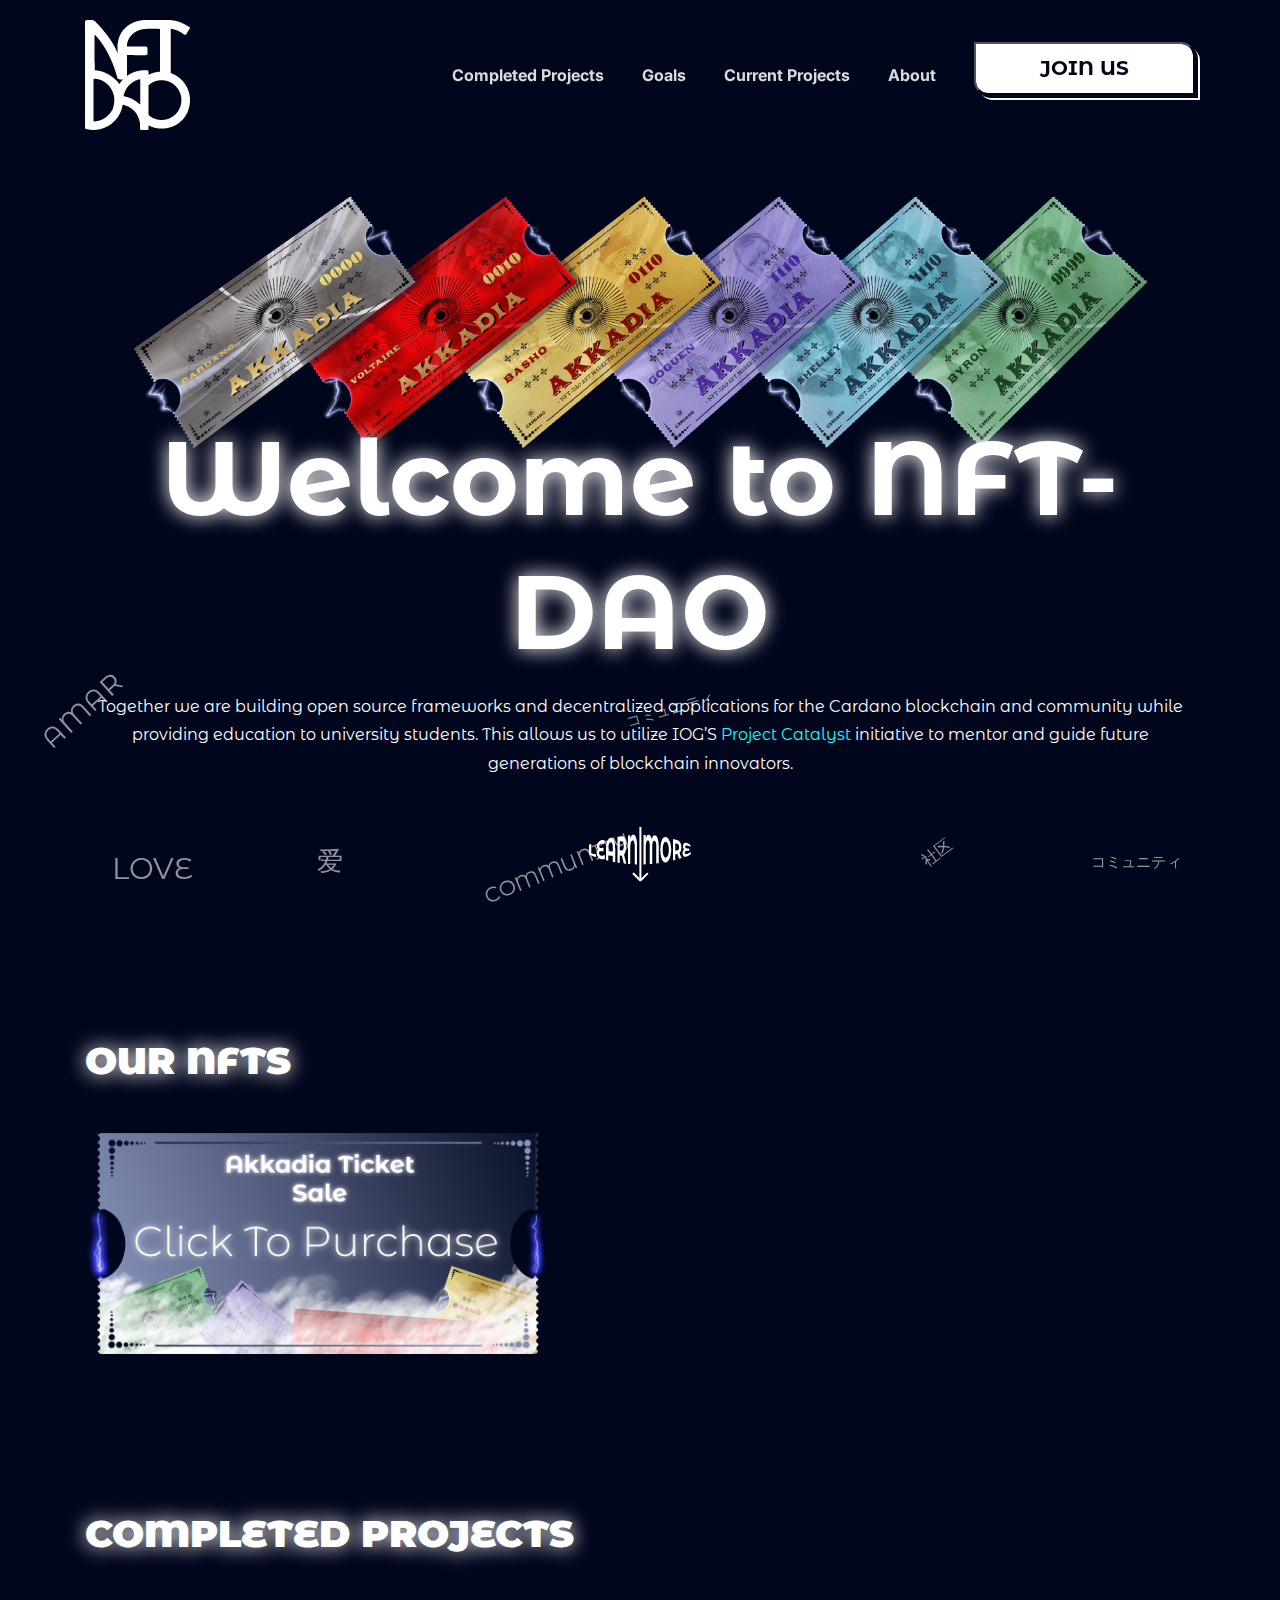
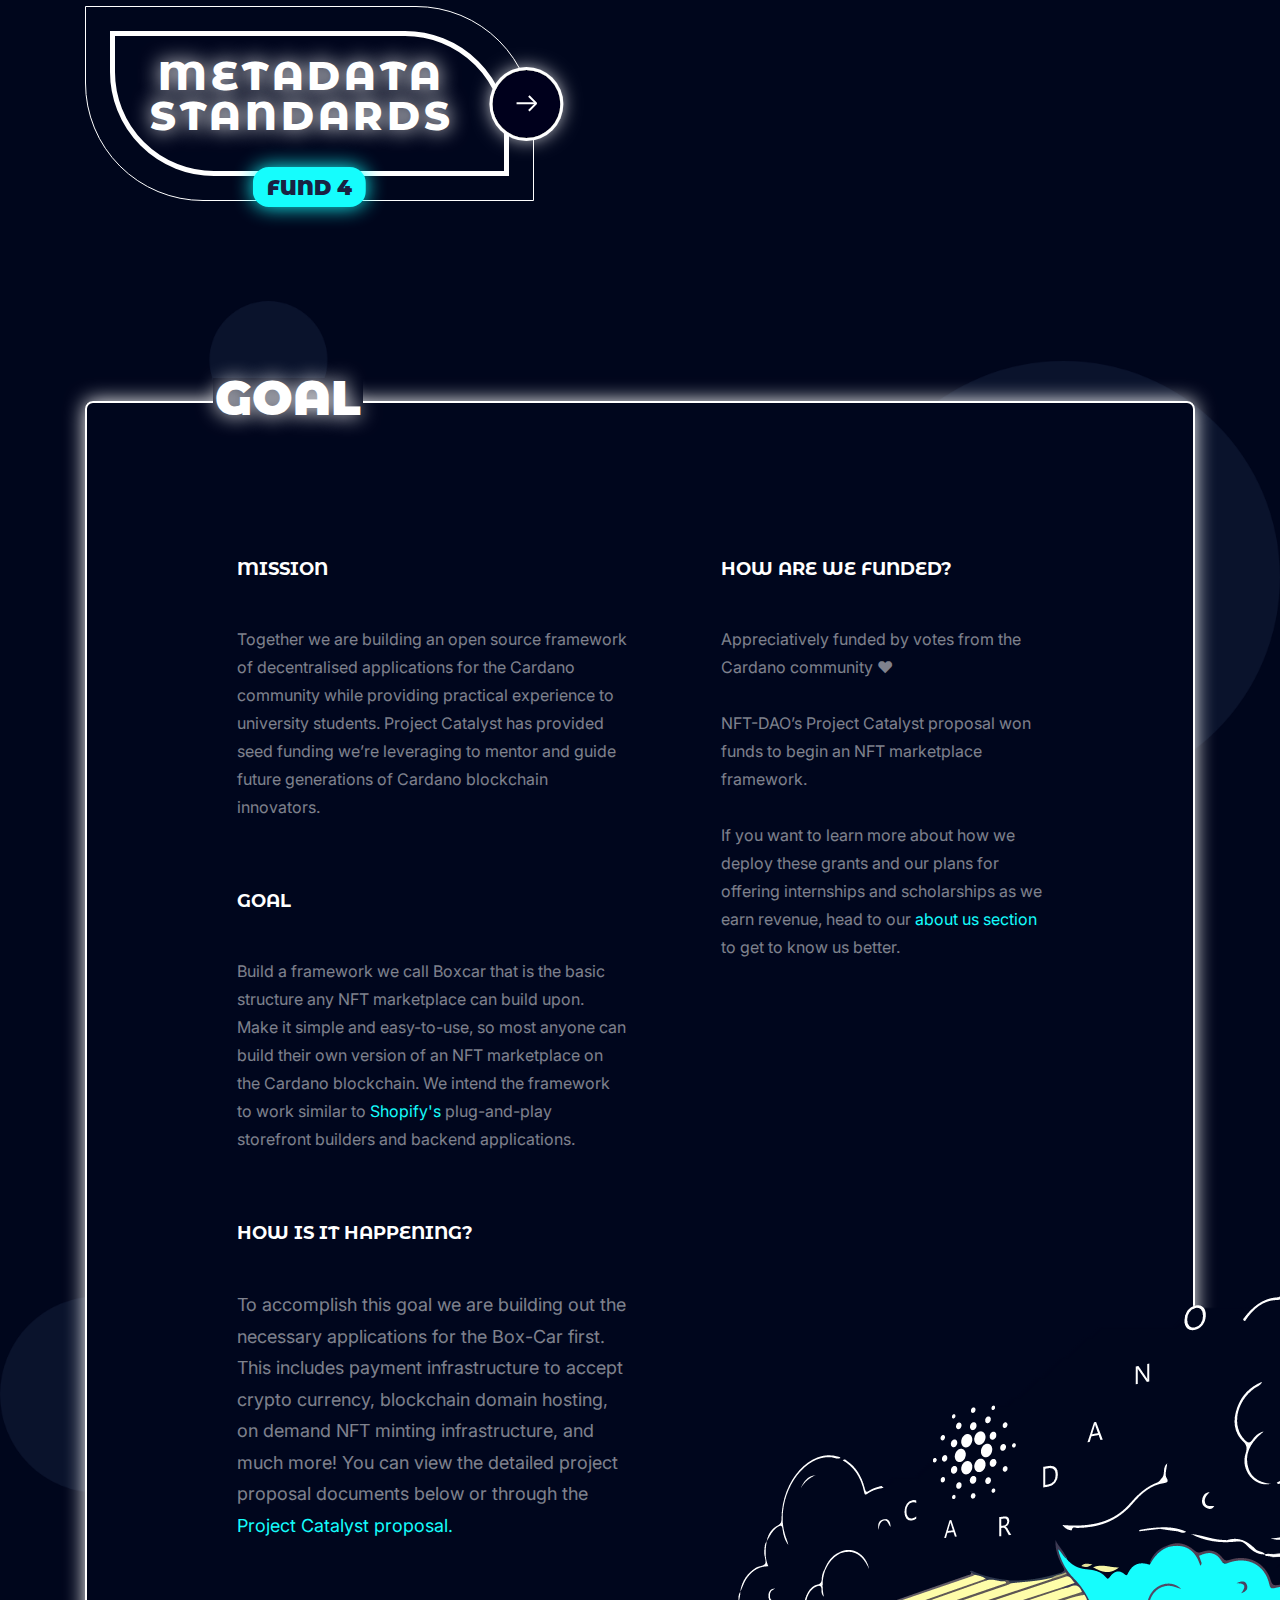
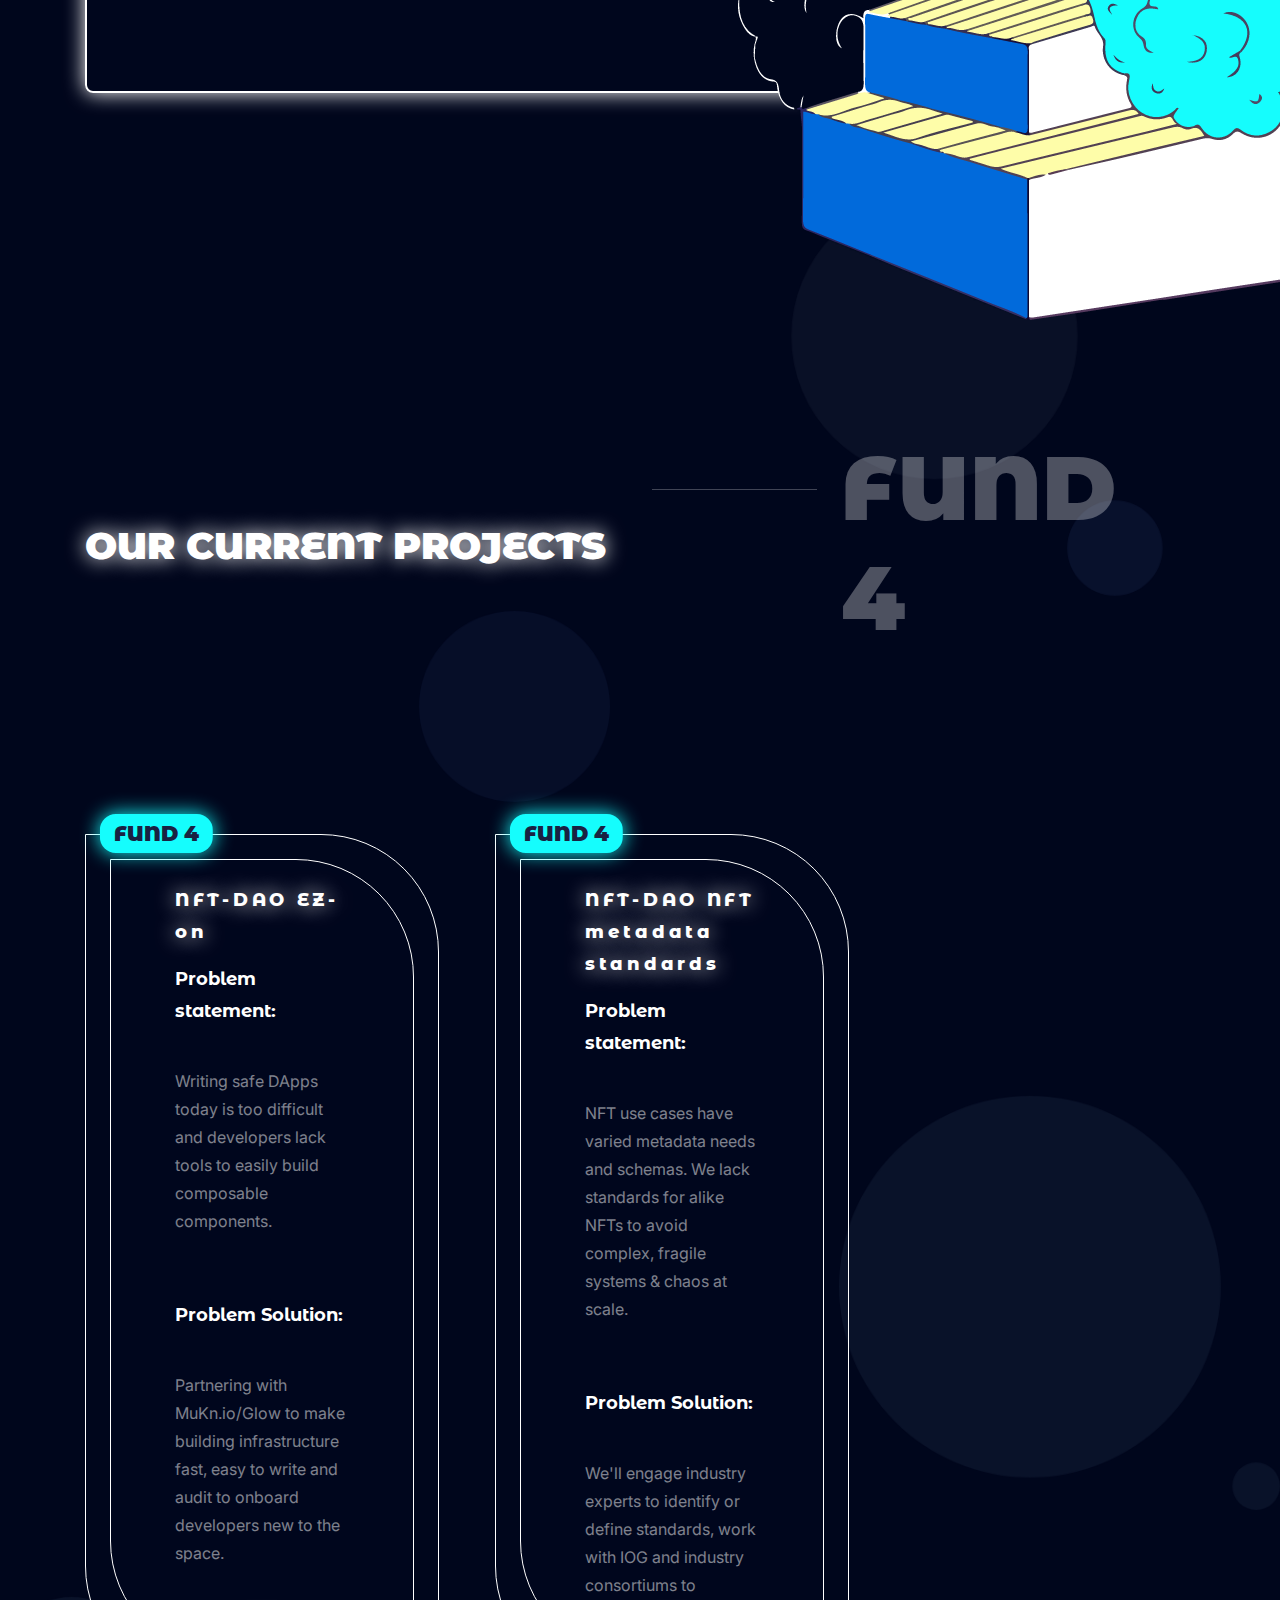
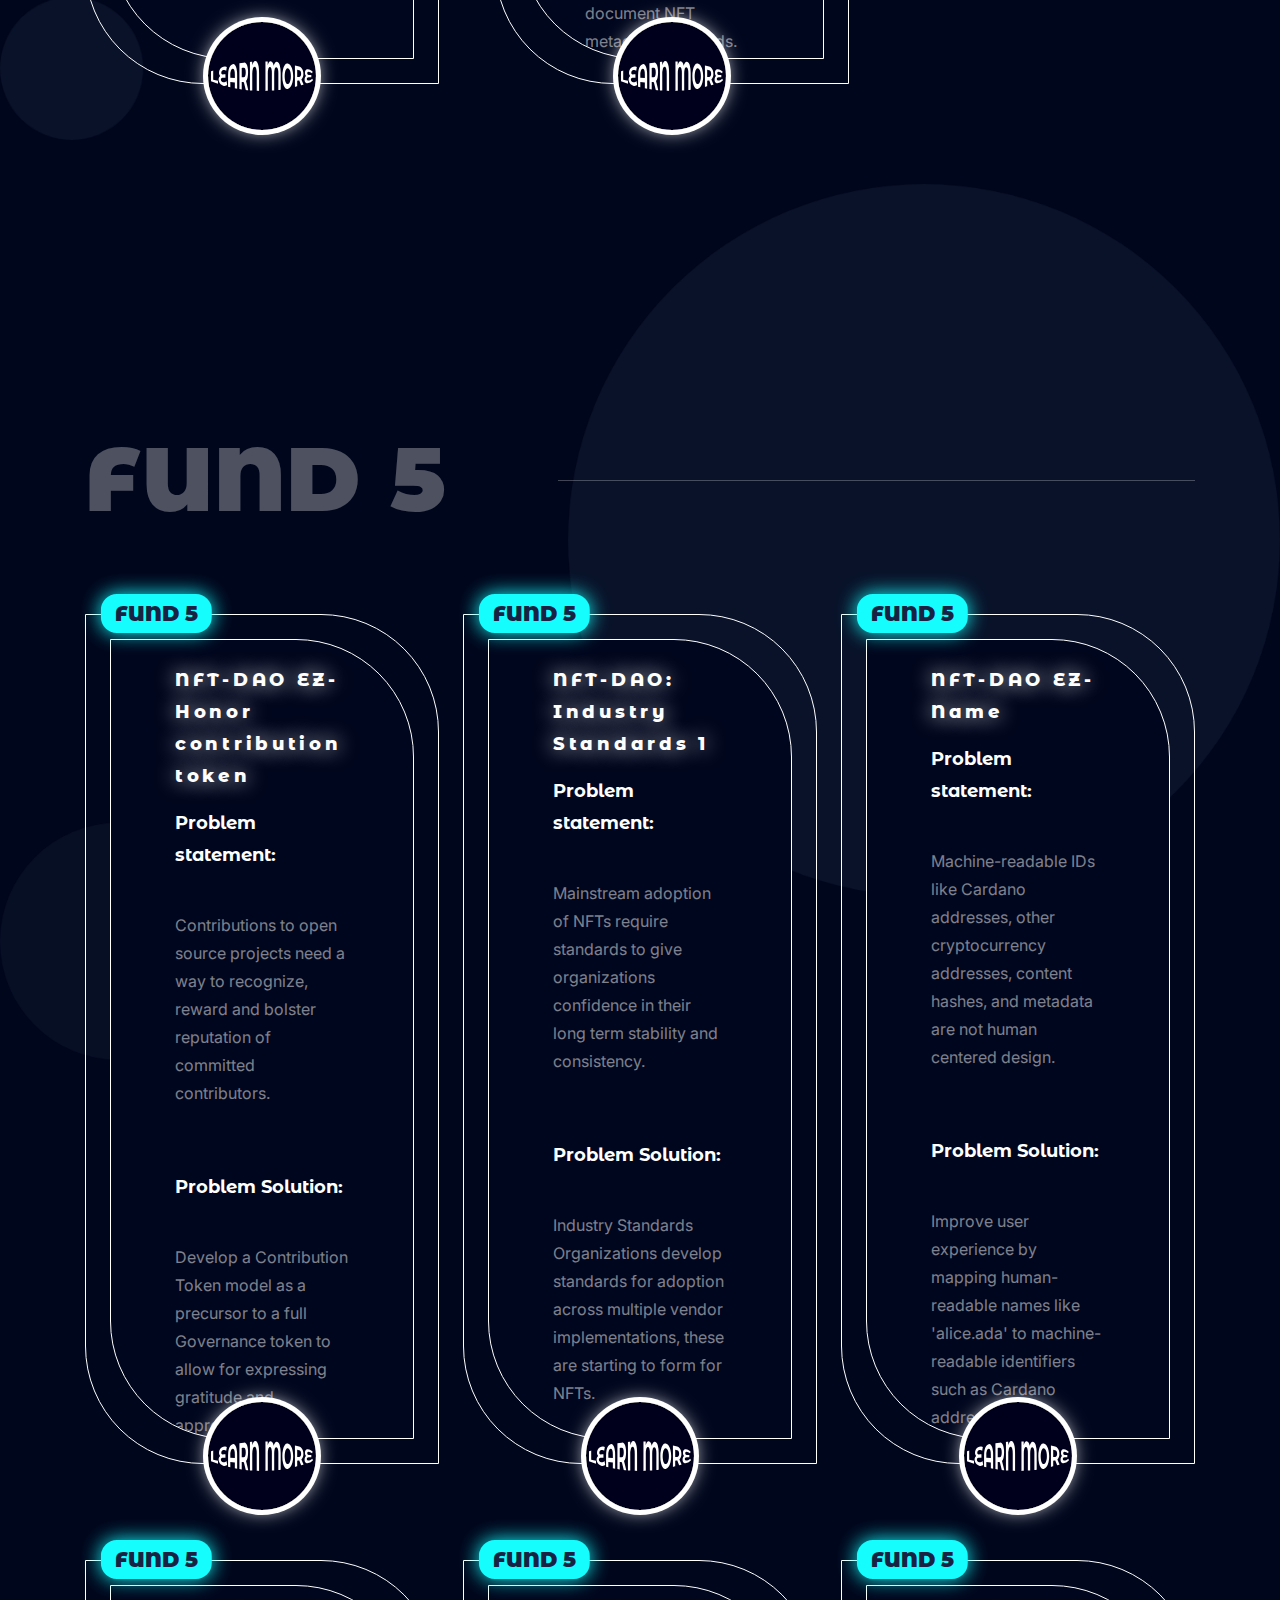
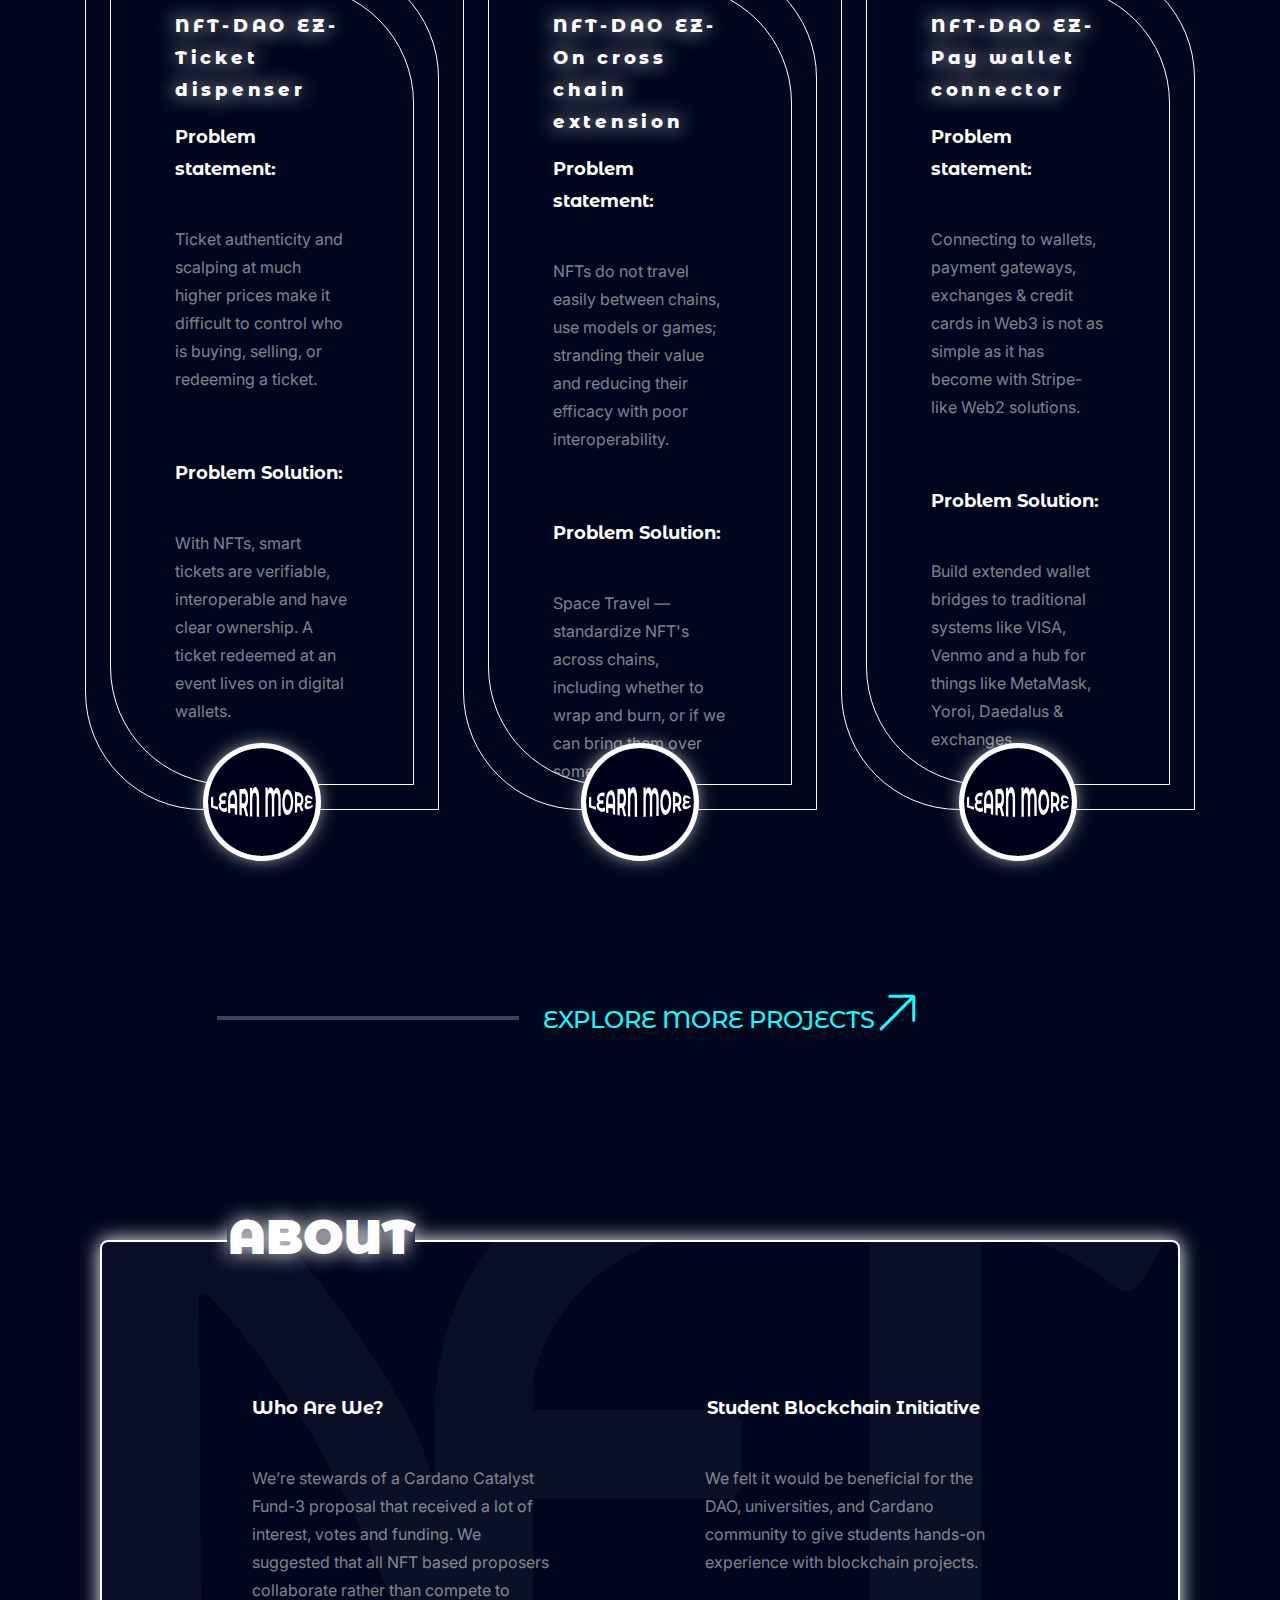
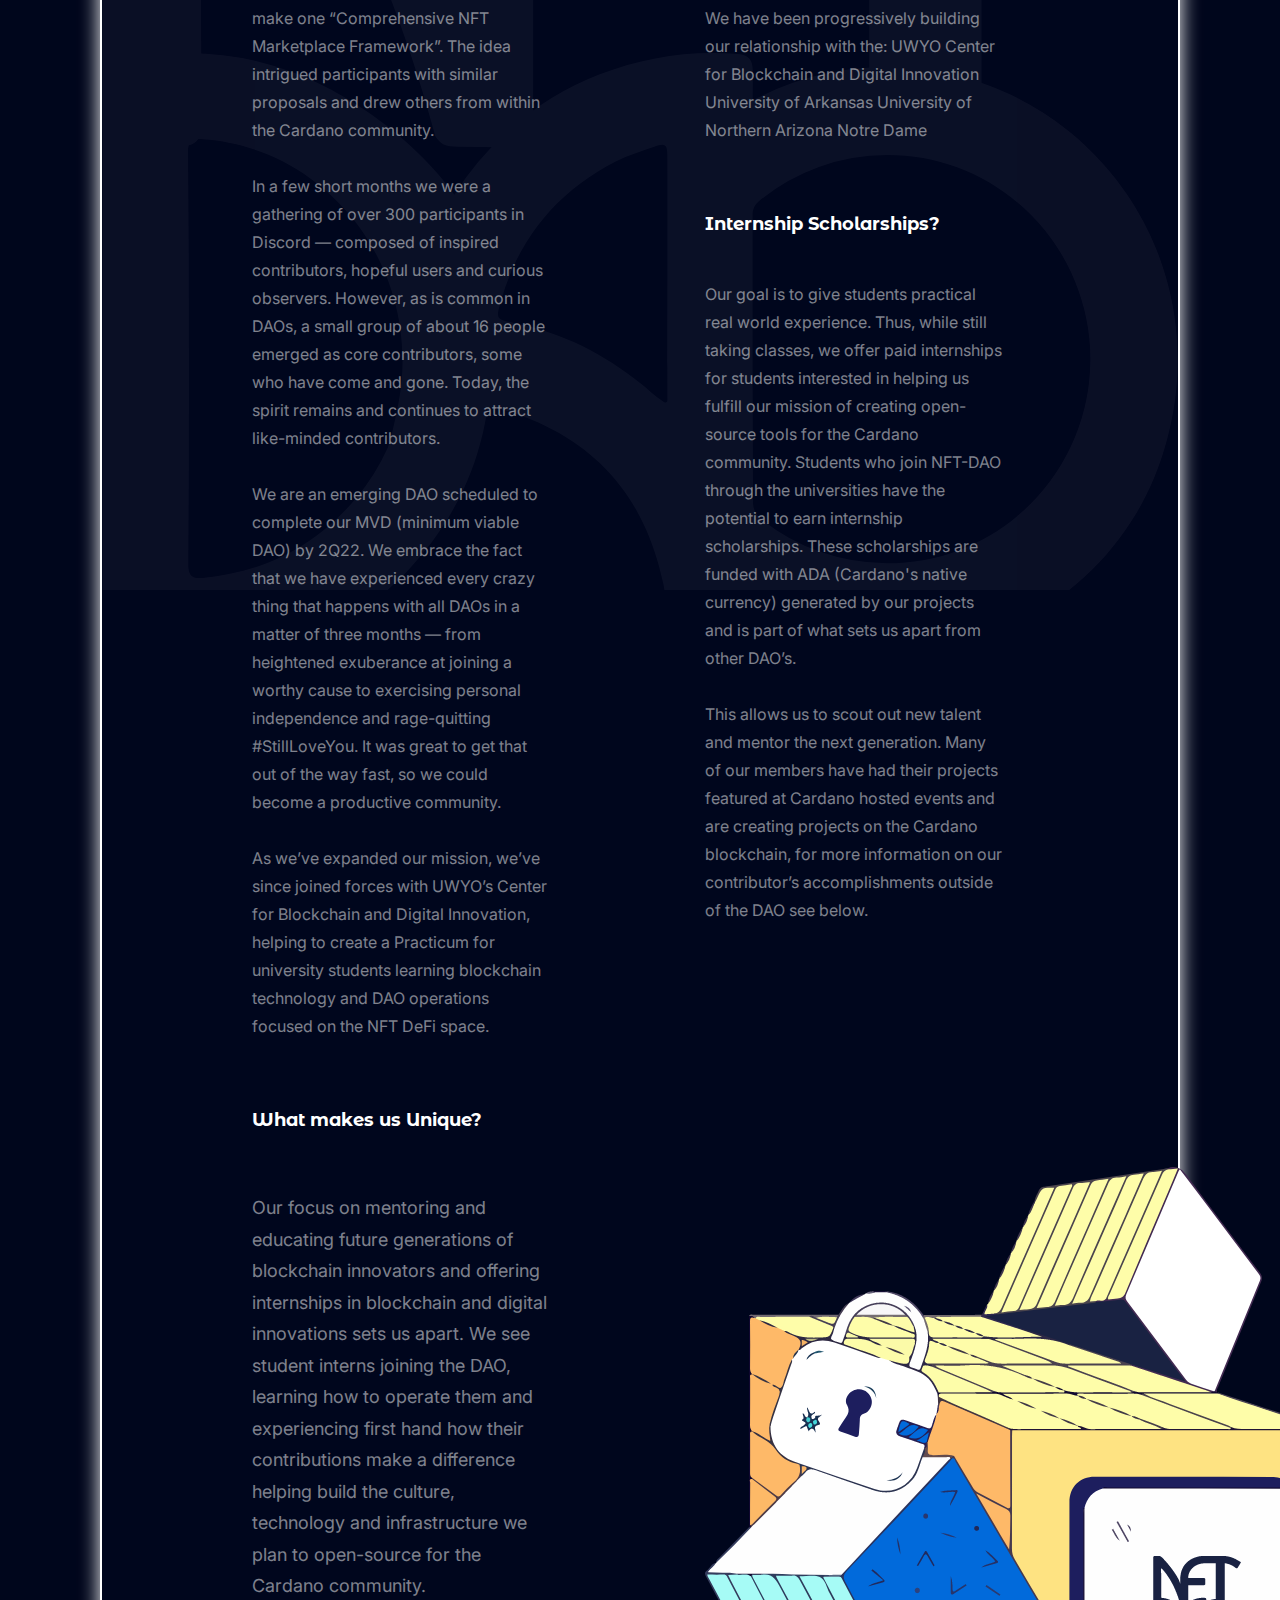
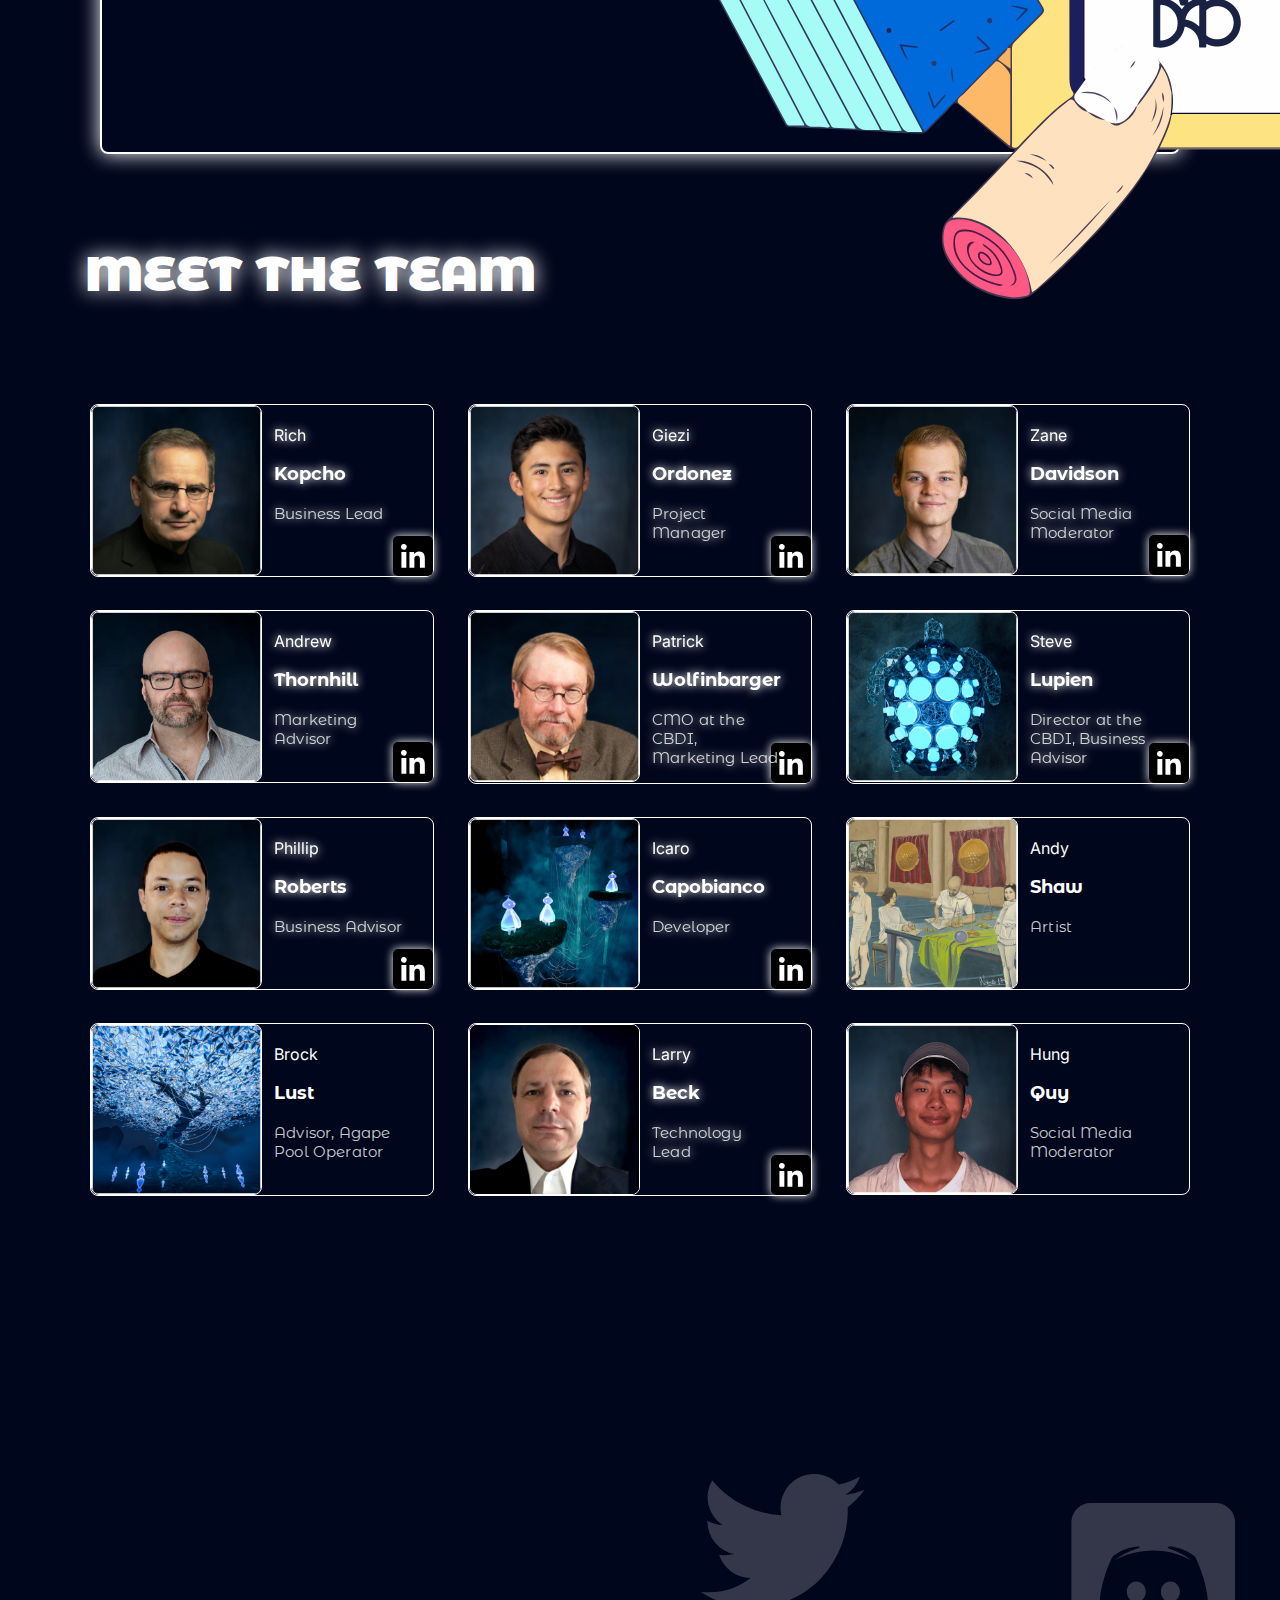
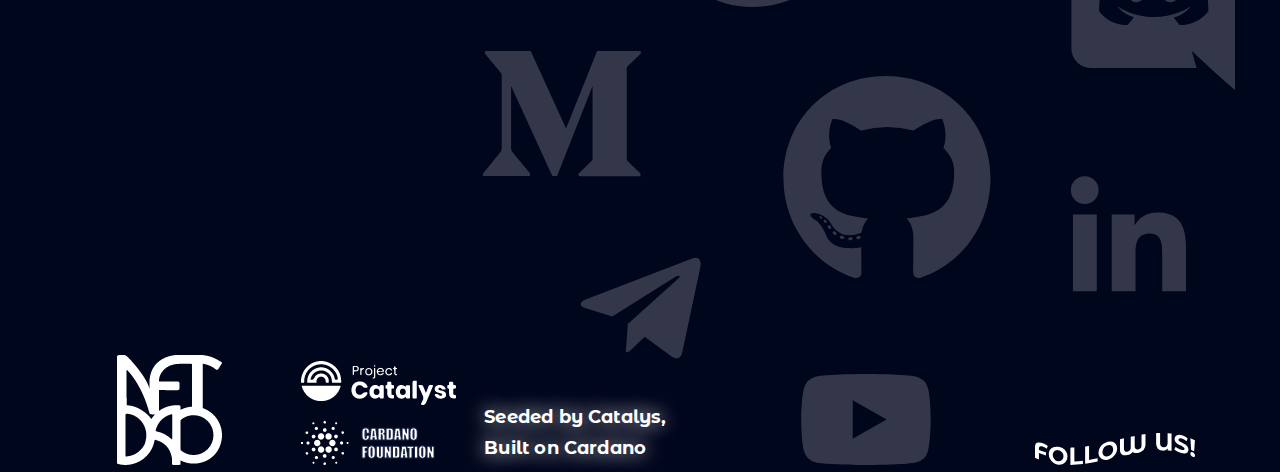
<file: index.html>
<!DOCTYPE html>
<html lang="en">
   <head>
      <!-- Basic Page Needs
         ================================================== -->
      <meta charset="utf-8" />
      <meta http-equiv="X-UA-Compatible" content="IE=edge" />
      <!-- Specific Meta
         ================================================== -->
      <meta name="viewport" content="width=device-width, initial-scale=1, maximum-scale=1" />
      <!-- Titles
         ================================================== -->
      <!-- Favicons
         ================================================== -->
      <!-- <link rel="shortcut icon" href="assets/images/favicon.ico" />
         <link rel="apple-touch-icon" sizes="72x72" href="assets/images/android-icon-72x72.png" />
         <link rel="apple-touch-icon" sizes="114x114" href="assets/images/apple-icon-144x144.png" /> -->
      <!-- Custom Font
         ================================================== -->
      <link
         href="https://fonts.googleapis.com/css2?family=Dosis:wght@400;500;600;700;800&family=Inter:wght@400;500;600;700&display=swap"
         rel="stylesheet">
      <!-- CSS
         ================================================== -->
      <link rel="preconnect" href="https://fonts.googleapis.com">
      <link rel="preconnect" href="https://fonts.gstatic.com" crossorigin>
      <link href="https://fonts.googleapis.com/css2?family=Montserrat+Alternates:wght@400;500;600;700;800&family=Inter:wght@400;500;600;700&&display=swap" rel="stylesheet">
      <link rel="stylesheet" href="assets/css/bootstrap.min.css" />
      <link rel="stylesheet" href="assets/css/owl.carousel.min.css" />
      <link rel="stylesheet" href="assets/css/simple-scrollbar.css" />
      <link rel="stylesheet" href="assets/css/odometer-theme-default.css" />
      <link rel="stylesheet" href="assets/css/fontawesome.all.min.css" />
      <link rel="stylesheet" href="assets/css/style.css" />
      <script src="assets/js/modernizr.min.js"></script>
   </head>
   <body data-bs-spy="scroll" data-bs-target=".navigation-area">
      <!--~~~~~~~~~~~~~~~~~~~~~~~~~~~~~~~~~~~~~~~
         Start Site Header
         ~~~~~~~~~~~~~~~~~~~~~~~~~~~~~~~~~~~~~~~~-->
      <header class="site-header default-header-style">
         <div class="container">
            <div class="row align-items-center">
               <div class="col-12">
                  <div class="navigation-area">
                     <!-- Site Branding -->
                     <div class="site-branding">
                        <a href="index.html">
                        <img src="assets/images/logo.png" alt="Site Logo" />
                        </a>
                     </div>
                     <!--  /.site-branding -->
                     <!-- Site Navigation -->
                     <div class="site-navigation">
                        <nav class="navigation">
                           <!-- Main Menu -->
                           <div class="menu-wrapper">
                              <div class="menu-content">
                                 <ul class="mainmenu">
                                    <li>
                                       <a class="nav-link" href="#completed-projects">Completed Projects</a>
                                    </li>
                                    <li>
                                       <a class="nav-link" href="#goals">Goals</a>
                                    </li>
                                    <li>
                                       <a class="nav-link" href="#current-projects">Current Projects</a>
                                    </li>
                                    <li>
                                       <a class="nav-link" href="#about">About</a>
                                    </li>
                                    <li>
                                       <a href="contact.html"><button  class="costume-btn">JOIN US</button></a> 
                                    </li>
                                 </ul>
                                 <!-- /.menu-list -->
                              </div>
                              <!-- /.hours-content-->
                           </div>
                           <!-- /.menu-wrapper -->
                        </nav>
                     </div>
                     <!-- /.site-navigation -->
                     <div class="hamburger-menus">
                        <span></span>
                        <span></span>
                        <span></span>
                     </div>
                     <!-- /.hamburger-menus -->
                  </div>
                  <!-- /.navigation-area -->
               </div>
               <!-- /.col-12 -->
            </div>
            <!-- /.row -->
         </div>
         <!-- /.container-fluid -->
         <div class="mobile-sidebar-menu sidebar-menu">
            <div class="overlaybg"></div>
         </div>
      </header>
      <!--~~./ end site header ~~-->
      <!--********************************************************-->
      <!--********************* SITE CONTENT *********************-->
      <!--********************************************************-->
      <div class="site-content content-web">
         <!--~~~~~~~~~~~~~~~~~~~~~~~~~~~~~~~~~~~~~~~
            Hero Block
            ~~~~~~~~~~~~~~~~~~~~~~~~~~~~~~~~~~~~~~~~-->
         <div  class="bannerr">
            <div class="container ">
               <img src="assets/images/banner.png" alt="no logo" class="mt-5" loading='lazy'>
               <div class="row " style="margin-top: -11%;">
                  <div class="col-lg-12 text-center ">
                     <div class="hero-content-area">
                        <h2 class="hero-title">
                           Welcome to NFT-DAO
                        </h2>
                        <!-- /.hero-title -->
                        <p class="hero-services hero-tester ">
                           Together we are building open source frameworks and decentralized applications for the Cardano blockchain and community while providing 
                           education to university students. This allows us to utilize IOG’S <a href="https://cardanocataly.st" target="_blank"><span class="highlightxt">Project Catalyst</span></a> initiative to mentor and guide future generations of blockchain innovators.
                        </p>
                     </div>
                     <div class="col-lg-12 d-flex justify-content-center align-items-center mt-5">
                        <img src="assets/images/learnmorescroll.png" alt="learn more">
                     </div>
                     <!-- /.hero-content-area -->
                     <div class="row">
                        <div class="col-12">
                           <div class="animated-box">
                              <svg style='margin-left:-10%; margin-top:-11%;' xmlns="http://www.w3.org/2000/svg" width="1500.072" height="306.225" viewBox="0 0 1731.072 306.225">
                                 <g id="Group_333" data-name="Group 333" transform="translate(-10.042 -784.904)">
                                    <text id="01" transform="translate(406 1016.358)" fill="#fff" font-size="30" font-family="PingFangSC-Regular, PingFang SC" letter-spacing="0.01em" opacity="0.57">
                                       <tspan class="first-group-anim" x="0" y="0">爱</tspan>
                                    </text>
                                    <text id="02" transform="translate(169 1026.358)" fill="#fff" font-size="34" font-family="MontserratAlternates-Regular, Montserrat Alternates" letter-spacing="0.01em" animation=" flicker 0.3s infinite ease-in-out" opacity="0.57">
                                       <tspan class="third-group-anim" x="0" y="0">LOVE</tspan>
                                    </text>
                                    <text id="03" transform="translate(113.116 866.555) rotate(-42)" fill="#fff" font-size="31" font-family="MontserratAlternates-Regular, Montserrat Alternates" letter-spacing="0.01em" opacity="0.57">
                                       <tspan class="second-group-anim" x="-1%" y="0">AMAR</tspan>
                                    </text>
                                    <text id="04" transform="matrix(0.883, 0.469, -0.469, 0.883, 1569.744, 983.903)" fill="#fff" font-size="13" font-family="Helvetica" letter-spacing="0.01em" opacity="0.57">
                                       <tspan class="third-group-anim" x="0" y="0">საზოგადოება</tspan>
                                    </text>
                                    <text id="05" transform="matrix(0.819, -0.574, 0.574, 0.819, 1744, 975)" fill="#fff" font-size="17" font-family="Helvetica" letter-spacing="0.01em" opacity="0.57">
                                       <tspan class="first-group-anim" x="-2%" y="-35%">სიყვარული</tspan>
                                    </text>
                                    <text id="06" transform="matrix(0.799, -0.602, 0.602, 0.799, 1110.036, 1012.365)" fill="#fff" font-size="19" font-family="PingFangSC-Regular, PingFang SC" letter-spacing="0.01em" opacity="0.57">
                                       <tspan class="third-group-anim" x="0" y="0">社区</tspan>
                                    </text>
                                    <text id="07" transform="translate(1298.844 1012.358)" fill="#fff" font-size="17" font-family="PingFangSC-Regular, PingFang SC" letter-spacing="0.01em" opacity="0.57">
                                       <tspan class="second-group-anim" x="0" y="0">コミュニティ</tspan>
                                    </text>
                                    <text id="08" transform="translate(602.709 1055.566) rotate(-22)" fill="#fff" font-size="24" font-family="MontserratAlternates-Regular, Montserrat Alternates" letter-spacing="0.01em" opacity="0.57">
                                       <tspan class="second-group-anim" x="0" y="0">COMMUNITY</tspan>
                                    </text>
                                    <text id="09" data-name="コミュニティ" transform="translate(840.711 800.597) rotate(-16)" fill="#fff" font-size="17" font-family="PingFangSC-Regular, PingFang SC" letter-spacing="0.01em" opacity="0.57">
                                       <tspan class="first-group-anim" x="-5%" y="9%">コミュニティ</tspan>
                                    </text>
                                    <text id="10" transform="translate(1633.876 792.125) rotate(9)" fill="#fff" font-size="22" font-family="MontserratAlternates-Regular, Montserrat Alternates" letter-spacing="0.01em" opacity="0.57">
                                       <tspan class="second-group-anim" x="-4%" y="0">COMUNIDADE</tspan>
                                    </text>
                                 </g>
                              </svg>
                           </div>
                        </div>
                     </div>
                  </div>
               </div>
            </div>
         </div>
         <!-- /.hero-block -->
         <!--~~~~~~~~~~~~~~~~~~~~~~~~~~~~~~~~~~~~~~~
            Start Services Block
            ~~~~~~~~~~~~~~~~~~~~~~~~~~~~~~~~~~~~~~~~-->
         <div class="wrapper">
            <div id="service-block" class="services-block ">
               <div class="container  ">
                  <div class="row ">
                     <div class="col-lg-8">
                        <div class="section-title">
                           <h2 class="title-main">
                              OUR NFTS
                           </h2>
                         
                        </div>
                      
                     </div>
                    
                  </div>
                  <div class="row services-items-list gutters-30">
                     <a href="https://akkadia.io/" target="_blank">
                        <div class="col-lg-5 col-md-5">
                           <img src="./assets/images/our-nft.svg"  alt="Arrow" >
                        </div>
                     </a>
                     
                     
                  </div>
               </div>
              
            </div>
            </div>
         <!--~~~~~~~~~~~~~~~~~~~~~~~~~~~~~~~~~~~~~~~
            Start About Us Block
            ~~~~~~~~~~~~~~~~~~~~~~~~~~~~~~~~~~~~~~~~-->
         <div class="wrapper completed-prj">
            <div id="completed-projects" class="about-us-block ">
               <div class="container  ">
                  <div class="row ">
                     <div class="col-lg-8">
                        <div class="section-title">
                           <h2 class="title-main">
                              Completed Projects
                           </h2>
                           <!-- /.title-main -->
                        </div>
                        <!-- /.section-title -->
                     </div>
                     <!-- /.col-lg-8 -->
                  </div>
                  <!-- /.row -->
                  <div class="row ">
                     <div class="col-lg-5 col-md-5">
                        <div class="outer-border">
                           <a class="service-item " href="#">
                              <!-- /.service-icon -->
                              <h3 class="our-nft">METADATA STANDARDS</h3>
                           </a>
                           <span class="badge badge-pill badge-primary">FUND 4</span>
                           <img class="arrow " lass="" src="./assets/images/arrow.svg" alt="Arrow">
                        </div>
                        <!-- /.service-item outer-border-but-highted -->
                     </div>
                     <div class="col-2">
                     </div>
                     <!-- <div class="col-lg-5 col-md-5">
                        <div class="outer-border">
                           <a class="service-item " href="#">
                              <h3 class="our-nft">TICKET SALE APP</h3>
                           </a>
                           <span class="badge badge-pill badge-primary">FUND 4</span>
                           <img class="arrow" src="./assets/images/arrow.svg" alt="Arrow">
                        </div>
                     </div> -->
                  </div>
                  <!-- /.row -->
               </div>
               <!-- /.container -->
            </div>
         </div>
         <!--~~./ end about us block ~~-->
         <!--~~~~~~~~~~~~~~~~~~~~~~~~~~~~~~~~~~~~~~~
            Start Portfolio Block
            ~~~~~~~~~~~~~~~~~~~~~~~~~~~~~~~~~~~~~~~~-->
         <div class="wrapper goal-bg" id="goals">
            <!-- <h2 class="text-white goal-header-second">Goal</h2> -->
            <div class="container">
               <div class="row">
                  <div class="col-lg-1"></div>
                  <div class="col-lg-1">
                     <h2 class="text-white goal-header-second">Goal</h2>
                  </div>
                  <div class="col-lg-1"></div>
                  <div class="col-lg-1"></div>
                  <div class="col-lg-1"></div>
                  <div class="col-lg-1"></div>
                  <div class="col-lg-1"></div>
                  <div class="col-lg-1"></div>
                  <div class="col-lg-1"></div>
                  <div class="col-lg-1"></div>
                  <div class="col-lg-1"></div>
                  <div class="col-lg-1"></div>
               </div>
               <fieldset class="about-box-second">
                  <div class="row">
                     <div class="col-lg-6">
                        <span class="small-header">
                        MISSION
                        </span>
                        <p class="mutable-text">
                           Together we are building an open source framework of decentralised applications for the Cardano community while providing practical experience to university students. Project Catalyst has provided seed funding we’re leveraging to mentor and guide future generations of Cardano blockchain innovators.
                        </p>
                        <span class="small-header ">
                        GOAL
                        </span>
                        <p class="mutable-text">
                           Build a framework we call Boxcar that is the basic structure any NFT marketplace can build upon. Make it simple and easy-to-use, so most anyone can build their own version of an NFT marketplace on the Cardano blockchain. We intend the framework to work similar to   <a target="_blank" href="https://www.shopify.com/tools"><span class="highlightxt"> Shopify's</span></a> plug-and-play storefront builders and backend applications.
                        </p>
                        <span class="small-header ">
                        HOW IS IT HAPPENING?
                        </span>
                        <p class="mutable-text-costum ">
                           To accomplish this goal we are building out the necessary applications for the Box-Car first. This includes payment infrastructure to accept crypto currency, blockchain domain hosting, on demand NFT minting infrastructure, and much more! You can view the detailed project proposal documents below or through the 
                           <a class="highlightxt" href="https://cardanocataly.st"> 
                           Project
                           Catalyst proposal.</a>
                        </p>
                     </div>
                     <div class="col-lg-1"></div>
                     <div class="col-lg-5">
                        <span class="small-header">
                        HOW ARE WE FUNDED?
                        </span>
                        <p class="mutable-text">
                           Appreciatively funded by votes from the Cardano community &#9829;<br/><br/> NFT-DAO’s Project Catalyst proposal won funds to begin an NFT marketplace framework. <br/><br/>If you want to learn more about how we deploy these grants and our plans for offering internships and scholarships as we earn revenue, head to our
                           <a href="#about" class="highlightxt">about us section </a>
                           to get to know us better.
                        </p>
                        <img class="goalsImg" src="assets/images/goalsImgFixed.png" alt="IMG">
                     </div>
                  </div>
               </fieldset>
            </div>
         </div>
         <!--~~./ end portfolio block ~~-->
         <!--~~~~~~~~~~~~~~~~~~~~~~~~~~~~~~~~~~~~~~~
            Start Testimonial Block
            
            ~~~~~~~~~~~~~~~~~~~~~~~~~~~~~~~~~~~~~~~~-->
         <div class="wrapper our-prj" id="current-projects">
            <div id="testimonial-block" class="testimonial-block pd-t-170">
               <div class="container">
                  <div class="row fund4 ">
                     <div class="col-lg-6 d-flex align-items-center  ">
                        <div class="section-title no-margin">
                           <h2 class="title-main ">
                              OUR CURRENT PROJECTS
                           </h2>
                           <!-- /.title-main -->
                        </div>
                        <!-- /.section-title -->
                     </div>
                     <div class="col-lg-2 ">
                        <hr class="splitter" />
                     </div>
                     <div class="col-lg-4">
                        <h2 class="section-header ">FUND 4</h2>
                     </div>
                     <!-- /.col-lg-8 -->
                  </div>
                  <!-- /.row -->
                  <div class="row ">
                     <div class="col-lg-4 col-md-6 margined-cols">
                        <div class="outer-border">
                           <span class="badge badge-pill badge-primary badge-second">FUND 4</span>
                           <div class="service-item outer-border-but-highted">
                              <div class="col-lg-12 ">
                                 <h3 class="project-header">NFT-DAO EZ-on</h3>
                              </div>
                              <!-- /.service-icon -->
                              <div class="col-lg-12 project-content">
                                 <span class="small-header">
                                 Problem statement:
                                 </span>
                                 <p class="mutable-text">
                                    Writing safe DApps today is too difficult and developers lack tools to easily build composable components.
                                 </p>
                              </div>
                              <div class="col-lg-12 project-content mt-5">
                                 <span class="small-header">
                                 Problem Solution:
                                 </span>
                                 <p class="mutable-text">
                                    Partnering with MuKn.io/Glow to make building infrastructure fast, easy to write and audit to onboard developers new to the space.
                                 </p>
                              </div>
                              <!-- /.col-lg-4 -->
                           </div>
                           <a href="page.html"> <img class="learnMore" src="./assets/images/learnmore.svg" alt="Learn More"></a>
                        </div>
                        <!-- /.row -->
                     </div>
                     <div class="col-lg-4 col-md-6">
                        <div class="outer-border">
                           <span class="badge badge-pill badge-primary badge-second">FUND 4</span>
                           <div class="service-item outer-border-but-highted">
                              <div class="col-lg-12 ">
                                 <h3 class="project-header">NFT-DAO NFT metadata standards</h3>
                              </div>
                              <!-- /.service-icon -->
                              <div class="col-lg-12 project-content">
                                 <span class="small-header">
                                 Problem statement:
                                 </span>
                                 <p class="mutable-text">
                                    NFT use cases have varied metadata needs and schemas. We lack standards for alike NFTs to avoid complex, fragile systems & chaos at scale.
                                 </p>
                              </div>
                              <div class="col-lg-12 project-content mt-5">
                                 <span class="small-header">
                                 Problem Solution:
                                 </span>
                                 <p class="mutable-text">
                                    We'll engage industry experts to identify or define standards, work with IOG and industry consortiums to document NFT metadata standards.
                                 </p>
                              </div>
                              <!-- /.col-lg-4 -->
                           </div>
                           <a href="dapps.html"> <img class="learnMore" src="./assets/images/learnmore.svg" alt="Learn More"></a>
                        </div>
                        <!-- /.row -->
                     </div>
                     <!-- /.container -->
                  </div>
               </div>
            </div>
         </div>
         <!--~~./ end testimonial block ~~-->
         <!--~~~~~~~~~~~~~~~~~~~~~~~~~~~~~~~~~~~~~~~
            Start Latest News Block
            ~~~~~~~~~~~~~~~~~~~~~~~~~~~~~~~~~~~~~~~~-->
         <div class="wrapper-fund5 fund5-bg">
            <div id="blog-block" class="latest-news-block pd-t-170 pd-b-170">
               <div class="container   ml-b-30">
                  <div class="row">
                     <div class="col-lg-5 d-flex align-items-center ">
                        <div class="section-title no-margin">
                           <h2 class="section-header fund5-mobile">FUND 5</h2>
                           <!-- /.title-main -->
                        </div>
                        <!-- /.section-title -->
                     </div>
                     <div class="col-lg-7 ">
                        <hr class="splitter" />
                     </div>
                     <!-- /.col-lg-8 -->
                  </div>
                  <div class="row pb-5">
                     <div class="col-lg-4 col-md-6 margined-cols-fund5">
                        <div class="outer-border">
                           <span class="badge badge-pill badge-primary badge-second">FUND 5</span>
                           <div class="service-item outer-border-but-highted">
                              <div class="col-lg-12 ">
                                 <h3 class="project-header">NFT-DAO EZ-Honor contribution token</h3>
                              </div>
                              <!-- /.service-icon -->
                              <div class="col-lg-12 project-content">
                                 <span class="small-header">
                                 Problem statement:
                                 </span>
                                 <p class="mutable-text">
                                    Contributions to open source projects need a way to recognize, reward and bolster reputation of committed contributors.
                                 </p>
                              </div>
                              <div class="col-lg-12 project-content mt-5">
                                 <span class="small-header">
                                 Problem Solution:
                                 </span>
                                 <p class="mutable-text">
                                    Develop a Contribution Token model as a precursor to a full Governance token to allow for expressing gratitude and appreciation.
                                 </p>
                              </div>
                              <!-- /.col-lg-4 -->
                           </div>
                           <a href="distributeddecisionmaking.html"> <img class="learnMore" src="./assets/images/learnmore.svg" alt="Learn More"></a>
                        </div>
                        <!-- /.row -->
                     </div>
                     <div class="col-lg-4 col-md-6">
                        <div class="outer-border">
                           <span class="badge badge-pill badge-primary badge-second">FUND 5</span>
                           <div class="service-item outer-border-but-highted">
                              <div class="col-lg-12 ">
                                 <h3 class="project-header">NFT-DAO: Industry Standards 1</h3>
                              </div>
                              <!-- /.service-icon -->
                              <div class="col-lg-12 project-content">
                                 <span class="small-header">
                                 Problem statement:
                                 </span>
                                 <p class="mutable-text">
                                    Mainstream adoption of NFTs require standards to give organizations confidence in their long term stability and consistency.
                                 </p>
                              </div>
                              <div class="col-lg-12 project-content mt-5">
                                 <span class="small-header">
                                 Problem Solution:
                                 </span>
                                 <p class="mutable-text">
                                    Industry Standards Organizations develop standards for adoption across multiple vendor implementations, these are starting to form for NFTs.
                                 </p>
                              </div>
                              <!-- /.col-lg-4 -->
                           </div>
                           <a href="Metadata challenge.html"><img class="learnMore" src="./assets/images/learnmore.svg" alt="Learn More"></a> 
                        </div>
                        <!-- /.row -->
                     </div>
                     <div class="col-lg-4 col-md-6">
                        <div class="outer-border">
                           <span class="badge badge-pill badge-primary badge-second">FUND 5</span>
                           <div class="service-item outer-border-but-highted">
                              <div class="col-lg-12 ">
                                 <h3 class="project-header">NFT-DAO EZ-Name</h3>
                              </div>
                              <!-- /.service-icon -->
                              <div class="col-lg-12 project-content">
                                 <span class="small-header">
                                 Problem statement:
                                 </span>
                                 <p class="mutable-text">
                                    Machine-readable IDs like Cardano addresses, other cryptocurrency addresses, content hashes, and metadata are not human centered design.
                                 </p>
                              </div>
                              <div class="col-lg-12 project-content mt-5">
                                 <span class="small-header">
                                 Problem Solution:
                                 </span>
                                 <p class="mutable-text">
                                    Improve user experience by mapping human-readable names like 'alice.ada' to machine-readable identifiers such as Cardano addresses.
                                 </p>
                              </div>
                              <!-- /.col-lg-4 -->
                           </div>
                           <a href="dappsf5.html"> <img class="learnMore" src="./assets/images/learnmore.svg" alt="Learn More"></a>
                        </div>
                        <!-- /.row -->
                     </div>
                     <!-- /.container -->
                  </div>
                  <!-- /.row -->
                  <div class="row fund4-costume">
                     <div class="col-lg-4 col-md-6">
                        <div class="outer-border">
                           <span class="badge badge-pill badge-primary badge-second">FUND 5</span>
                           <div class="service-item outer-border-but-highted">
                              <div class="col-lg-12 ">
                                 <h3 class="project-header">NFT-DAO EZ-Ticket dispenser</h3>
                              </div>
                              <!-- /.service-icon -->
                              <div class="col-lg-12 project-content">
                                 <span class="small-header">
                                 Problem statement:
                                 </span>
                                 <p class="mutable-text">
                                    Ticket authenticity and scalping at much higher prices make it difficult to control who is buying, selling, or redeeming a ticket.
                                 </p>
                              </div>
                              <div class="col-lg-12 project-content mt-5">
                                 <span class="small-header">
                                 Problem Solution:
                                 </span>
                                 <p class="mutable-text">
                                    With NFTs, smart tickets are verifiable, interoperable and have clear ownership. A ticket redeemed at an event lives on in digital wallets.
                                 </p>
                              </div>
                              <!-- /.col-lg-4 -->
                           </div>
                           <a href="dappsf5.html"> <img class="learnMore" src="./assets/images/learnmore.svg" alt="Learn More"></a>
                        </div>
                        <!-- /.row -->
                     </div>
                     <div class="col-lg-4 col-md-6">
                        <div class="outer-border">
                           <span class="badge badge-pill badge-primary badge-second">FUND 5</span>
                           <div class="service-item outer-border-but-highted">
                              <div class="col-lg-12 ">
                                 <h3 class="project-header">NFT-DAO EZ-On cross chain extension</h3>
                              </div>
                              <!-- /.service-icon -->
                              <div class="col-lg-12 project-content">
                                 <span class="small-header">
                                 Problem statement:
                                 </span>
                                 <p class="mutable-text">
                                    NFTs do not travel easily between chains, use models or games; stranding their value and reducing their efficacy with poor interoperability.
                                 </p>
                              </div>
                              <div class="col-lg-12 project-content mt-5">
                                 <span class="small-header">
                                 Problem Solution:
                                 </span>
                                 <p class="mutable-text">
                                    Space Travel — standardize NFT's across chains, including whether to wrap and burn, or if we can bring them over somehow without burning them.
                                 </p>
                              </div>
                              <!-- /.col-lg-4 -->
                           </div>
                           <a href="F5DeveloperEcosystem.html">
                           <img class="learnMore" src="./assets/images/learnmore.svg" alt="Learn More">
                           </a>
                        </div>
                        <!-- /.row -->
                     </div>
                     <div class="col-lg-4 col-md-6">
                        <div class="outer-border">
                           <span class="badge badge-pill badge-primary badge-second">FUND 5</span>
                           <div class="service-item outer-border-but-highted">
                              <div class="col-lg-12 ">
                                 <h3 class="project-header">NFT-DAO EZ-Pay wallet connector</h3>
                              </div>
                              <!-- /.service-icon -->
                              <div class="col-lg-12 project-content">
                                 <span class="small-header">
                                 Problem statement:
                                 </span>
                                 <p class="mutable-text">
                                    Connecting to wallets, payment gateways, exchanges & credit cards in Web3 is not as simple as it has become with Stripe-like Web2 solutions.
                                 </p>
                              </div>
                              <div class="col-lg-12 project-content mt-5">
                                 <span class="small-header">
                                 Problem Solution:
                                 </span>
                                 <p class="mutable-text">
                                    Build extended wallet bridges to traditional systems like VISA, Venmo and a hub for things like MetaMask, Yoroi, Daedalus & exchanges.
                                 </p>
                              </div>
                              <!-- /.col-lg-4 -->
                           </div>
                           <a href="F5DeveloperEcosystem.html">
                           <img class="learnMore" src="./assets/images/learnmore.svg" alt="Learn More">
                           </a>
                        </div>
                        <!-- /.row -->
                     </div>
                     <!-- /.container -->
                  </div>
               </div>
               <!-- /.container -->
            </div>
         </div>

                                                                        <!-- here are EXPLORES -->
         <div class="row" style="margin-bottom: 100px;">
            <div class="col-lg-2"></div>
            <div class="col-lg-3"><hr class="hrtag"></div>
            

            
            <div class="col-lg-4">
               <a href="funds.html">
               <p class="explore">EXPLORE MORE PROJECTS</p>
            </a>
               <img class="arrow-class" src="assets/images/NEWS ARROW.svg" alt="">
           
               
            </div>
            <div class="col-lg-1"></div>
            <div class="col-lg-2"></div>
         </div>
         
         
         
         <div class="wrapper about-bg" id="about">
            <div class="container">
               <div class="container">
                  <div class="row">
                     <div class="col-lg-1"></div>
                     <div class="col-lg-1">
                        <h2 class="text-white about-header">ABOUT</h2>
                     </div>
                     <div class="col-lg-1"></div>
                     <div class="col-lg-1"></div>
                     <div class="col-lg-1"></div>
                     <div class="col-lg-1"></div>
                     <div class="col-lg-1"></div>
                     <div class="col-lg-1"></div>
                     <div class="col-lg-1"></div>
                     <div class="col-lg-1"></div>
                     <div class="col-lg-1"></div>
                     <div class="col-lg-1"></div>
                  </div>
                  <!-- <legend class="text-white goal-header-second">
                     Goal
                     </legend> -->
                  <fieldset class="about-box">
                     <div class="row">
                        <div class="col-lg-5">
                           <span class="small-header">
                           Who Are We?
                           </span>
                        </div>
                        <div class="col-lg-2"></div>
                        <div class="col-lg-5  students">
                           <span class="small-header mt-5">
                           Student Blockchain Initiative
                           </span>
                        </div>
                        <div class="row">
                           <div class="col-lg-5">
                              <p class="mutable-text">
                                 We’re stewards of a Cardano Catalyst Fund-3 proposal that received a lot of interest, votes and funding. We suggested that all NFT based proposers collaborate rather than compete to make one “Comprehensive NFT Marketplace Framework”. The idea intrigued participants with similar proposals and drew others from within the Cardano community.<br/><br/> In a few short months we were a gathering of over 300 participants in Discord — composed of inspired contributors, hopeful users and curious observers. However, as is common in DAOs, a small group of about 16 people emerged as core contributors, some who have come and gone. Today, the spirit remains and continues to attract like-minded contributors.<br/><br/> We are an emerging DAO scheduled to complete our MVD (minimum viable DAO) by 2Q22. We embrace the fact that we have experienced every crazy thing that happens with all DAOs in a matter of three months — from heightened exuberance at joining a worthy cause to exercising personal independence and rage-quitting #StillLoveYou. It was great to get that out of the way fast, so we could become a productive community.<br/><br/> As we’ve expanded our mission, we’ve since joined forces with UWYO’s Center for Blockchain and Digital Innovation, helping to create a Practicum for university students learning blockchain technology and DAO operations focused on the NFT DeFi space.
                              </p>
                           </div>
                           <div class="col-lg-2"></div>
                           <div class="col-lg-5">
                              <p class="mutable-text">
                                 We felt it would be beneficial for the DAO, universities, and Cardano community to give students hands-on experience with blockchain projects. <br/><br/>We have been progressively building our relationship with the: UWYO Center for Blockchain and Digital Innovation University of Arkansas University of Northern Arizona Notre Dame
                              </p>
                              <span class="small-header">
                              Internship Scholarships?
                              </span>
                              <p class="mutable-text">
                                 Our goal is to give students practical real world experience. Thus, while still taking classes, we offer paid internships for students interested in helping us fulfill our mission of creating open-source tools for the Cardano community. Students who join NFT-DAO through the universities have the potential to earn internship scholarships. These scholarships are funded with ADA (Cardano's native currency) generated by our projects and is part of what sets us apart from other DAO’s. <br/><br/>This allows us to scout out new talent and mentor the next generation. Many of our members have had their projects featured at Cardano hosted events and are creating projects on the Cardano blockchain, for more information on our contributor’s accomplishments outside of the DAO see below.
                              </p>
                           </div>
                        </div>
                        <div class="row">
                           <div class="col-lg-5">
                              <span class="small-header">
                              What makes us Unique?
                              </span>
                           </div>
                           <div class="col-lg-5 mt-5">
                           </div>
                        </div>
                        <div class="row">
                           <div class="col-lg-5">
                              <p class="mutable-text-costum">
                                 Our focus on mentoring and educating future generations of blockchain innovators and offering internships in blockchain and digital innovations sets us apart. We see student interns joining the DAO, learning how to operate them and experiencing first hand how their contributions make a difference helping build the culture, technology and infrastructure we plan to open-source for the Cardano community.
                              </p>
                           </div>
                           <div class="col-lg-2"></div>
                           <div class="col-lg-5">
                              <img class="aboutImg" src="assets/images/about.png" alt="IMG">
                           </div>
                        </div>
                     </div>
                  </fieldset>
               </div>
            </div>
            <!-- <div class="wrapper">
               <div class="container">
                  <h3 class='news'>NEWS</h3>
                  <div class="row">
                     <div class="col-3">
                        <div class="card" style="width: 18rem;">
                           <div class="card-body">
                              <h5 class="card-title">5 Days Ago</h5>
                              <p class="card-text">NFT-DAO create best thing ever new virtual machine comments.</p>
                              <a href="#" class="card-footer">GITHUB</a>
                           </div>
                        </div>
                     </div>
                     <div class="col-3">
                        <div class="card" style="width: 18rem;">
                           <div class="card-body">
                              <h5 class="card-title">5 Days Ago</h5>
                              <p class="card-text">NFT-DAO create best thing ever new virtual machine comments.</p>
                              <a href="#" class="card-footer">GITHUB</a>
                           </div>
                        </div>
                     </div>
                     <div class="col-3">
                        <div class="card" style="width: 18rem;">
                           <div class="card-body">
                              <h5 class="card-title">5 Days Ago</h5>
                              <p class="card-text">NFT-DAO create best thing ever new virtual machine comments.</p>
                              <a href="#" class="card-footer">GITHUB</a>
                           </div>
                        </div>
                     </div>
                     <div class="col-3">
                        <div class="card" style="width: 18rem;">
                           <div class="card-body">
                              <h5 class="card-title">5 Days Ago</h5>
                              <p class="card-text">NFT-DAO create best thing ever new virtual machine comments.</p>
                              <a href="#" class="card-footer">GITHUB</a>
                           </div>
                        </div>
                     </div>
                     <div class="col-3">
                        <div class="card" style="width: 18rem;">
                           <div class="card-body">
                              <h5 class="card-title">5 Days Ago</h5>
                              <p class="card-text">NFT-DAO create best thing ever new virtual machine comments.</p>
                              <a href="#" class="card-footer">GITHUB</a>
                           </div>
                        </div>
                     </div>
                     <div class="col-3">
                        <div class="card" style="width: 18rem;">
                           <div class="card-body">
                              <h5 class="card-title">5 Days Ago</h5>
                              <p class="card-text">NFT-DAO create best thing ever new virtual machine comments.</p>
                              <a href="#" class="card-footer">GITHUB</a>
                           </div>
                        </div>
                     </div>
                     <div class="col-3">
                        <div class="card" style="width: 18rem;">
                           <div class="card-body">
                              <h5 class="card-title">5 Days Ago</h5>
                              <p class="card-text">NFT-DAO create best thing ever new virtual machine comments.</p>
                              <a href="#" class="card-footer">GITHUB</a>
                           </div>
                        </div>
                     </div>
                     <div class="col-3">
                        <div class="card" style="width: 18rem;">
                           <div class="card-body">
                              <h5 class="card-title">5 Days Ago</h5>
                              <p class="card-text">NFT-DAO create best thing ever new virtual machine comments.</p>
                              <a href="#" class="card-footer">GITHUB</a>
                           </div>
                        </div>
                     </div>
                     <div class="col-3">
                        <div class="card" style="width: 18rem;">
                           <div class="card-body">
                              <h5 class="card-title">5 Days Ago</h5>
                              <p class="card-text">NFT-DAO create best thing ever new virtual machine comments.</p>
                              <a href="#" class="card-footer">GITHUB</a>
                           </div>
                        </div>
                     </div>
                     <div class="col-3">
                        <div class="card" style="width: 18rem;">
                           <div class="card-body">
                              <h5 class="card-title">5 Days Ago</h5>
                              <p class="card-text">NFT-DAO create best thing ever new virtual machine comments.</p>
                              <a href="#" class="card-footer">GITHUB</a>
                           </div>
                        </div>
                     </div>
                     <div class="col-3">
                        <div class="card" style="width: 18rem;">
                           <div class="card-body">
                              <h5 class="card-title">5 Days Ago</h5>
                              <p class="card-text">NFT-DAO create best thing ever new virtual machine comments.</p>
                              <a href="#" class="card-footer">GITHUB</a>
                           </div>
                        </div>
                     </div>
                     <div class="col-3">
                        <div class="card" style="width: 18rem;">
                           <div class="card-body">
                              <h5 class="card-title">5 Days Ago</h5>
                              <p class="card-text">NFT-DAO create best thing ever new virtual machine comments.</p>
                              <a href="#" class="card-footer">GITHUB</a>
                           </div>
                        </div>
                     </div>
                  </div>
               </div>
            </div> -->
                                                                  <!-- here are EXPLORES -->
            <!-- <div class="row" style="margin-bottom: 100px;">
               <div class="col-lg-2"></div>
               <div class="col-lg-4"><hr class="hrtag"></div>
               <div class="col-lg-4">
                  <p class="explore">SEE MORE NEWS</p>
                  <img class="arrow-class" src="assets/images/NEWS ARROW.svg" alt="">
              
                  
               </div>
               <div class="col-lg-2"></div>
            </div> -->
            <!-- TEAMS PAGE -->
            <div class="wrapper">
               <div class="container">
                  <h3 class="news">MEET THE TEAM</h3>
                  <div class="row">
                     <!-- ONE ROW OF TEAM MEMBERS -->
                     <div class="col-4">
                        <a  target="_blank" href="https://www.linkedin.com/in/kopcho/">
                           <div class="row  bordered-card">
                              <div class="col-6 no-margin">
                                 <img class="card-img-left example-card-img-responsive bordered-img" src="assets/images/team1.png"/>
                              </div>
                              <div class="col-6 linkdin-bg">
                                 <div class="card-body">
                                    <p class="fname">Rich</p>
                                    <p class="card-text">Kopcho</p>
                                    <p class="job-title">Business Lead</p>
                                 </div>
                              </div>
                           </div>
                        </a>
                     </div>
                     <div class="col-4">
                        <a target="_blank" href="https://www.linkedin.com/in/giezi-ordonez/">
                           <div class="row  bordered-card">
                              <div class="col-6 no-margin">
                                 <img class="card-img-left example-card-img-responsive bordered-img" src="assets/images/team2.png"/>
                              </div>
                              <div class="col-6 linkdin-bg">
                                 <div class="card-body">
                                    <p class="fname">Giezi</p>
                                    <p class="card-text">Ordonez</p>
                                    <p class="job-title">Project Manager</p>
                                 </div>
                              </div>
                           </div>
                        </a>
                     </div>
                     <div class="col-4">
                        <a target="_blank" href="https://www.linkedin.com/in/zane-davidson-042b56168/">
                        <div class="row  bordered-card">
                           <div class="col-6 no-margin">
                              <img class="card-img-left example-card-img-responsive bordered-img" src="assets/images/team3.png"/>
                           </div>
                           <div class="col-6 linkdin-bg">
                              <div class="card-body">
                                 <p class="fname">Zane</p>
                                 <p class="card-text">Davidson</p>
                                 <p class="job-title">Social Media Moderator</p>
                              </div>
                           </div>
                        </div>
                        </a>
                     </div>
                     <!-- ONE ROW OF TEAM MEMBERS -->
                     <div class="col-4">
                        <a target="_blank" href="https://www.linkedin.com/in/andrew-thornhill-194817/">
                        <div class="row  bordered-card">
                           <div class="col-6 no-margin">
                              <img class="card-img-left example-card-img-responsive bordered-img" src="assets/images/team4.png"/>
                           </div>
                           <div class="col-6 linkdin-bg">
                              <div class="card-body">
                                 <p class="fname">Andrew</p>
                                 <p class="card-text">Thornhill</p>
                                 <p class="job-title">Marketing Advisor</p>
                              </div>
                           </div>
                        </div>
                        </a>
                     </div>
                     <div class="col-4">
                        <a target="_blank" href="https://www.linkedin.com/in/patrickwolfinbarger/">
                           <div class="row  bordered-card">
                              <div class="col-6 no-margin">
                                 <img class="card-img-left example-card-img-responsive bordered-img" src="assets/images/team5.png"/>
                              </div>
                              <div class="col-6 linkdin-bg">
                                 <div class="card-body">
                                    <p class="fname">Patrick</p>
                                    <p class="card-text">Wolfinbarger</p>
                                    <p class="job-title">CMO at the CBDI, Marketing Lead</p>
                                 </div>
                              </div>
                           </div>
                        </a>
                     </div>
                     <div class="col-4">
                        <a target="_blank" href="https://www.linkedin.com/in/steven-c-lupien/">
                           <div class="row  bordered-card">
                              <div class="col-6 no-margin">
                                 <img class="card-img-left example-card-img-responsive bordered-img" src="assets/images/team6.png"/>
                              </div>
                              <div class="col-6 linkdin-bg">
                                 <div class="card-body">
                                    <p class="fname">Steve</p>
                                    <p class="card-text">Lupien</p>
                                    <p class="job-title">Director at the CBDI, Business Advisor</p>
                                 </div>
                              </div>
                           </div>
                        </a>
                     </div>
                     <!-- ONE ROW OF TEAM MEMBERS -->
                     <div class="col-4">
                        <a target="_blank" href="https://www.linkedin.com/in/phillip-roberts-a338bb119/">
                           <div class="row  bordered-card">
                              <div class="col-6 no-margin">
                                 <img class="card-img-left example-card-img-responsive bordered-img" src="assets/images/team7.png"/>
                              </div>
                              <div class="col-6 linkdin-bg">
                                 <div class="card-body">
                                    <p class="fname">Phillip</p>
                                    <p class="card-text">Roberts</p>
                                    <p class="job-title">Business Advisor</p>
                                 </div>
                              </div>
                           </div>
                        </a>
                     </div>
                     <div class="col-4">
                        <a target="_blank" href="https://www.linkedin.com/in/icaro-c-capobianco-9173a9167/">
                           <div class="row  bordered-card">
                              <div class="col-6 no-margin">
                                 <img class="card-img-left example-card-img-responsive bordered-img" src="assets/images/team8.png"/>
                              </div>
                              <div class="col-6 linkdin-bg">
                                 <div class="card-body">
                                    <p class="fname">Icaro</p>
                                    <p class="card-text">Capobianco</p>
                                    <p class="job-title">Developer</p>
                                 </div>
                              </div>
                           </div>
                        </a>
                     </div>
                     <div class="col-4">

                                                                
                        
                           <div class="row  bordered-card">
                              <div class="col-6 no-margin">
                                 <img class="card-img-left example-card-img-responsive bordered-img" src="assets/images/team9.png"/>
                              </div>
                              <div class="col-6 ">
                                 <div class="card-body">
                                    <p class="fname">Andy</p>
                                    <p class="card-text">Shaw</p>
                                    <p class="job-title">Artist</p>
                                 </div>
                              </div>
                           </div>
                       
                     </div>
                     <!-- ONE ROW OF TEAM MEMBERS -->
                     <div class="col-4">
                        <div class="row  bordered-card">
                           <div class="col-6 no-margin">
                              <img class="card-img-left example-card-img-responsive bordered-img" src="assets/images/team10.png"/>
                           </div>
                           <div class="col-6 ">
                              <div class="card-body">
                                 <p class="fname">Brock</p>
                                 <p class="card-text">Lust</p>
                                 <p class="job-title">Advisor, Agape Pool Operator</p>
                              </div>
                           </div>
                        </div>
                     </div>
                     <div class="col-4">
                        <a target="_blank" href="https://www.linkedin.com/in/lbeck/">
                           <div class="row  bordered-card">
                              <div class="col-6 no-margin">
                                 <img class="card-img-left example-card-img-responsive bordered-img" src="assets/images/photo_-1.png"/>
                              </div>
                              <div class="col-6 linkdin-bg">
                                 <div class="card-body">
                                    <p class="fname">Larry</p>
                                    <p class="card-text">Beck</p>
                                    <p class="job-title">Technology Lead</p>
                                 </div>
                              </div>
                           </div>
                        </a>
                     </div>
                     <div class="col-4">
                                               
                       
                        <div class="row  bordered-card">
                           <div class="col-6 no-margin">
                              <img class="card-img-left example-card-img-responsive bordered-img" src="assets/images/team12.png"/>
                           </div>
                           <div class="col-6 ">
                              <div class="card-body">
                                 <p class="fname">Hung</p>
                                 <p class="card-text">Quy</p>
                                 <p class="job-title">Social Media Moderator</p>
                              </div>
                           </div>
                        </div>
                   
                     </div>
                 
                  </div>
               </div>
            </div>
            <!--~~./ end latest news block ~~-->
            <!--~~~~~~~~~~~~~~~~~~~~~~~~~~~~~~~~~~~~~~~
               Start Site Footer
               ~~~~~~~~~~~~~~~~~~~~~~~~~~~~~~~~~~~~~~~~-->
            <footer id="contact-block" class="site-footer">
               <div class="container ">
                  <div class="row footer-container align-items-end mb-5">
                     <div class="col-lg-2">
                        <img src="assets/images/logo.png" alt="">
                     </div>
                     <div class="col-lg-2">
                        <div class="col-lg-12">
                           <img src="assets/images/footericon1.png" alt="">
                        </div>
                        <div class="col-lg-12 mt-3">
                           <img src="assets/images/footericon2.png" alt="">
                        </div>
                     </div>
                     <div class="col-lg-4 seeded">
                        <p>Seeded by Catalys,<br/> Built on Cardano</p>
                     </div>
                     <div class="col-lg-2 empty">
                        <svg xmlns="http://www.w3.org/2000/svg" width="752.045" height="591.021" viewBox="0 0 752.045 591.021" style="margin-left: -41vh;">
                           <g id="Group_333" data-name="Group 333" transform="translate(-988.955 -13438.501)">
                              <g  id="Icon_awesome-github" data-name="Icon awesome-github" transform="translate(1289.39 13640.566)">
                                 <path class="test1" id="Icon_awesome-github-2" data-name="Icon awesome-github" d="M69.273,163.159c0,.835-.96,1.5-2.171,1.5-1.378.125-2.338-.543-2.338-1.5,0-.835.96-1.5,2.171-1.5C68.188,161.531,69.273,162.2,69.273,163.159ZM56.287,161.28c-.292.835.543,1.8,1.8,2.046a1.959,1.959,0,0,0,2.589-.835c.251-.835-.543-1.8-1.8-2.171A2.143,2.143,0,0,0,56.287,161.28Zm18.456-.71c-1.211.292-2.046,1.086-1.921,2.046.125.835,1.211,1.378,2.464,1.086,1.211-.292,2.046-1.086,1.921-1.921C77.082,160.988,75.954,160.445,74.743,160.57ZM102.219.563C44.3.563,0,44.531,0,102.446c0,46.307,29.146,85.933,70.777,99.88,5.345.96,7.224-2.338,7.224-5.052,0-2.589-.125-16.869-.125-25.638,0,0-29.229,6.263-35.367-12.443,0,0-4.76-12.151-11.608-15.283,0,0-9.562-6.556.668-6.43a22.041,22.041,0,0,1,16.118,10.773c9.145,16.118,24.469,11.483,30.44,8.727.96-6.681,3.675-11.316,6.681-14.072-23.342-2.589-46.892-5.971-46.892-46.14,0-11.483,3.173-17.245,9.854-24.594-1.086-2.714-4.635-13.9,1.086-28.352C57.582,41.107,77.666,55.1,77.666,55.1a98.645,98.645,0,0,1,52.446,0s20.085-14.03,28.812-11.274c5.721,14.489,2.171,25.638,1.086,28.352,6.681,7.391,10.773,13.153,10.773,24.594,0,40.294-24.594,43.509-47.936,46.14,3.842,3.3,7.1,9.562,7.1,19.375,0,14.072-.125,31.484-.125,34.908,0,2.714,1.921,6.013,7.224,5.052,41.756-13.863,70.067-53.489,70.067-99.8C207.11,44.531,160.135.563,102.219.563ZM40.587,144.578c-.543.418-.418,1.378.292,2.171.668.668,1.628.96,2.171.418.543-.418.418-1.378-.292-2.171C42.09,144.327,41.13,144.035,40.587,144.578Zm-4.51-3.382c-.292.543.125,1.211.96,1.628a1.242,1.242,0,0,0,1.8-.292c.292-.543-.125-1.211-.96-1.628C37.038,140.653,36.37,140.778,36.077,141.2Zm13.529,14.865c-.668.543-.418,1.8.543,2.589.96.96,2.171,1.086,2.714.418.543-.543.292-1.8-.543-2.589C51.4,155.518,50.149,155.393,49.606,156.061Zm-4.76-6.138c-.668.418-.668,1.5,0,2.464s1.8,1.378,2.338.96a1.9,1.9,0,0,0,0-2.589C46.6,149.8,45.514,149.38,44.846,149.923Z" transform="translate(0 -0.563)" fill="#fff" opacity="0.2"/>
                              </g>
                              <g id="Icon_awesome-medium-m" data-name="Icon awesome-medium-m" transform="translate(988.955 13615.614)">
                                 <path class="test1" id="Icon_awesome-medium-m-2" data-name="Icon awesome-medium-m" d="M19.682,30.031a6.156,6.156,0,0,0-1.989-5.152L2.987,7.141V4.5H48.7L84.05,82.007,115.124,4.5h43.6V7.141L146.134,19.206a3.673,3.673,0,0,0-1.4,3.522v88.691a3.673,3.673,0,0,0,1.4,3.522l12.293,12.065v2.641H96.571v-2.641l12.75-12.358c1.239-1.239,1.239-1.63,1.239-3.522V39.455L75.115,129.418H70.322L29.106,39.455V99.745a8.213,8.213,0,0,0,2.283,6.913l16.565,20.086v2.641H1v-2.609l16.565-20.119a7.944,7.944,0,0,0,2.119-6.913Z" transform="translate(-0.998 -4.5)" fill="#fff" opacity="0.2"/>
                              </g>
                              <g id="Icon_awesome-twitter" data-name="Icon awesome-twitter" transform="translate(1206.683 13438.501)">
                                 <path class="test1" id="Icon_awesome-twitter-2" data-name="Icon awesome-twitter" d="M146.923,36.526c.1,1.455.1,2.91.1,4.364,0,44.367-33.769,95.489-95.49,95.489A94.842,94.842,0,0,1,0,121.313a69.431,69.431,0,0,0,8.1.415A67.214,67.214,0,0,0,49.771,107.39a33.621,33.621,0,0,1-31.38-23.275,42.322,42.322,0,0,0,6.339.519,35.5,35.5,0,0,0,8.832-1.143A33.566,33.566,0,0,1,6.65,50.554v-.415A33.8,33.8,0,0,0,21.82,54.4,33.611,33.611,0,0,1,11.429,9.511a95.4,95.4,0,0,0,69.2,35.12,37.886,37.886,0,0,1-.831-7.689,33.594,33.594,0,0,1,58.084-22.963,66.077,66.077,0,0,0,21.3-8.1,33.471,33.471,0,0,1-14.755,18.5,67.281,67.281,0,0,0,19.326-5.2A72.144,72.144,0,0,1,146.923,36.526Z" transform="translate(0 -3.381)" fill="#fff" opacity="0.2"/>
                              </g>
                              <g id="Icon_awesome-discord" data-name="Icon awesome-discord" transform="translate(1577.375 13467.501)">
                                 <path class="test1" id="Icon_awesome-discord-2" data-name="Icon awesome-discord" d="M108.554,88.825c0,5.7-4.208,10.378-9.537,10.378-5.236,0-9.537-4.675-9.537-10.378s4.208-10.378,9.537-10.378S108.554,83.121,108.554,88.825ZM64.889,78.446c-5.33,0-9.537,4.675-9.537,10.378S59.653,99.2,64.889,99.2c5.33,0,9.537-4.675,9.537-10.378C74.52,83.121,70.219,78.446,64.889,78.446Zm98.736-59.185V187c-23.555-20.816-16.022-13.926-43.384-39.363l4.956,17.3H19.168A19.214,19.214,0,0,1,0,145.672V19.261A19.214,19.214,0,0,1,19.168,0h125.29A19.214,19.214,0,0,1,163.625,19.261ZM136.978,107.9c0-30.107-13.464-54.51-13.464-54.51C110.05,43.29,97.24,43.571,97.24,43.571l-1.309,1.5c15.9,4.862,23.282,11.874,23.282,11.874C97,44.768,70.913,44.766,49.368,54.23c-3.46,1.589-5.517,2.711-5.517,2.711s7.761-7.386,24.591-12.248l-.935-1.122s-12.81-.28-26.274,9.817c0,0-13.464,24.4-13.464,54.51,0,0,7.854,13.557,28.518,14.212,0,0,3.46-4.207,6.265-7.76-11.875-3.553-16.363-11.033-16.363-11.033,1.375.963,3.644,2.211,3.834,2.337,15.782,8.838,38.2,11.733,58.344,3.272a53.506,53.506,0,0,0,10.753-5.516s-4.675,7.667-16.924,11.126c2.805,3.553,6.171,7.573,6.171,7.573C129.03,121.456,136.978,107.9,136.978,107.9Z" fill="#fff" opacity="0.2"/>
                              </g>
                              <g id="Icon_awesome-linkedin-in" data-name="Icon awesome-linkedin-in" transform="translate(1576.976 13740.761)">
                                 <path class="test1" id="Icon_awesome-linkedin-in-2" data-name="Icon awesome-linkedin-in" d="M25.747,115.021H1.9V38.228H25.747ZM13.811,27.753A13.876,13.876,0,1,1,27.621,13.811,13.927,13.927,0,0,1,13.811,27.753ZM115,115.021H91.2V77.639c0-8.909-.18-20.334-12.4-20.334-12.4,0-14.3,9.679-14.3,19.693v38.024H40.685V38.228H63.556V48.7h.334c3.184-6.034,10.961-12.4,22.563-12.4,24.135,0,28.571,15.893,28.571,36.535v42.184Z" transform="translate(0 -0.001)" fill="#fff" opacity="0.2"/>
                              </g>
                              <g id="Icon_awesome-youtube" data-name="Icon awesome-youtube" transform="translate(1307.21 13938.496)">
                                 <path class="test1" id="Icon_awesome-youtube-2" data-name="Icon awesome-youtube" d="M127.8,18.742a16.267,16.267,0,0,0-11.446-11.52C106.263,4.5,65.78,4.5,65.78,4.5S25.3,4.5,15.2,7.223A16.267,16.267,0,0,0,3.755,18.742C1.05,28.9,1.05,50.1,1.05,50.1s0,21.2,2.705,31.362A16.024,16.024,0,0,0,15.2,92.8c10.1,2.723,50.579,2.723,50.579,2.723s40.483,0,50.579-2.723A16.024,16.024,0,0,0,127.8,81.467c2.705-10.161,2.705-31.362,2.705-31.362s0-21.2-2.705-31.362ZM52.539,69.353v-38.5L86.375,50.105,52.539,69.353Z" transform="translate(-1.05 -4.5)" fill="#fff" opacity="0.2"/>
                              </g>
                              <g id="Icon_awesome-telegram-plane" data-name="Icon awesome-telegram-plane" transform="translate(1086.671 13822.271)">
                                 <path class="test1" id="Icon_awesome-telegram-plane-2" data-name="Icon awesome-telegram-plane" d="M119.671,13.691,101.56,99.1c-1.366,6.028-4.929,7.528-9.993,4.688L63.973,83.454,50.658,96.26c-1.473,1.473-2.706,2.706-5.546,2.706l1.983-28.1L98.238,24.648c2.224-1.983-.482-3.081-3.456-1.1L31.556,63.361,4.337,54.841c-5.921-1.849-6.028-5.921,1.232-8.761L112.035,5.064c4.929-1.849,9.243,1.1,7.635,8.627Z" transform="translate(-0.001 -4.528)" fill="#fff" opacity="0.2"/>
                              </g>
                           </g>
                        </svg>
                     </div>
                     <div class="col-lg-2"><img src="assets/images/followus.svg" alt=""></div>
                  </div>
               </div>
            </footer>
            <!--~./ end site footer ~-->
         </div>
      </div>
      <!-- ////////////////////////////////////////////////mobile content/////////////////////////////////////// -->
      <div class="site-content content-mobile">
         <!--~~~~~~~~~~~~~~~~~~~~~~~~~~~~~~~~~~~~~~~
            Hero Block
            ~~~~~~~~~~~~~~~~~~~~~~~~~~~~~~~~~~~~~~~~-->
         <div id="hero-block" class="bannerr">
            <div class="container ">
               <img src="assets/images/banner.png" alt="no logo" class="mt-5" loading='lazy'>
               <div class="row">
                  <div class="col-lg-12 text-center ">
                     <div class="hero-content-area">
                        <h2 class="hero-title hero-title-mobile">
                           Welcome to NFT-DAO
                        </h2>
                       
                        <!-- /.hero-title -->
                        <p class="hero-services hero-tester">
                           Together we are building open source frameworks and decentralized applications for the Cardano blockchain and community while providing education to university students. This allows us to utilize IOG’S  <a class="highlightxt" href="https://cardanocataly.st">Project Catalyst </a>  initiative to mentor and guide future generations of blockchain innovators.
                        </p>
                     </div>
                     
                     <!-- /.hero-content-area -->
                     <div class="row">
                        <div class="col-12">
                           <div class="animated-box">
                              <svg xmlns="http://www.w3.org/2000/svg" width="332.063" height="185.351" viewBox="0 0 332.063 185.351">
                                 <g id="Group_376" data-name="Group 376" transform="translate(-24.309 -530.48)">
                                   <text id="AMAR" transform="translate(31 562) rotate(-42)" fill="#fff" font-size="10" font-family="MontserratAlternates-Regular, Montserrat Alternates" letter-spacing="0.01em" opacity="0.57"><tspan class="first-group-anim" x="0" y="0">AMAR</tspan></text>
                                   <text id="LOVE" transform="translate(50 594)" fill="#fff" font-size="10" font-family="MontserratAlternates-Regular, Montserrat Alternates" letter-spacing="0.01em" opacity="0.57"><tspan class="third-group-anim"  x="0"  y="0">LOVE</tspan></text>
                                   <text id="爱" transform="translate(108 639)" fill="#fff" font-size="18" font-family="MicrosoftJhengHeiUIRegular, Microsoft JhengHei UI" letter-spacing="0.01em" opacity="0.57"><tspan class="second-group-anim" x="0"  y="0">爱</tspan></text>
                                   <text id="COMMUNITY" transform="translate(285.709 587.718) rotate(-22)" fill="#fff" font-size="10" font-family="MontserratAlternates-Regular, Montserrat Alternates" letter-spacing="0.01em" opacity="0.57"><tspan class="third-group-anim" x="0"  y="0">COMMUNITY</tspan></text>
                                   <text id="コミュニティ" transform="matrix(0.966, 0.259, -0.259, 0.966, 160.807, 594.703)" fill="#fff" font-size="12" font-family="YuGothicUI-Regular, Yu Gothic UI" letter-spacing="0.01em" opacity="0.57"><tspan class="first-group-anim" x="0"  y="0">コミュニティ</tspan></text>
                                   <text id="社区" transform="matrix(0.799, -0.602, 0.602, 0.799, 257.036, 645.826)" fill="#fff" font-size="12" font-family="YuGothicUI-Regular, Yu Gothic UI" letter-spacing="0.01em" opacity="0.57"><tspan class="third-group-anim" x="0"  y="0">社区</tspan></text>
                                   <text id="საზოგადოება" transform="matrix(0.883, 0.469, -0.469, 0.883, 51.408, 670.46)" fill="#fff" font-size="10" font-family="SegoeUI, Segoe UI" letter-spacing="0.01em" opacity="0.57"><tspan class="second-group-anim" x="0"  y="0">საზოგადოება</tspan></text>
                                   <text id="სიყვარული" transform="matrix(0.819, -0.574, 0.574, 0.819, 288.311, 713.373)" fill="#fff" font-size="10" font-family="SegoeUI, Segoe UI" letter-spacing="0.01em" opacity="0.57"><tspan class="second-group-anim" x="0"  y="0">სიყვარული</tspan></text>
                                   <text id="COMUNIDADE" transform="translate(156.124 677.125) rotate(9)" fill="#fff" font-size="10" font-family="MontserratAlternates-Regular, Montserrat Alternates" letter-spacing="0.01em" opacity="0.57"><tspan class="first-group-anim" x="0"  y="0">COMUNIDADE</tspan></text>
                                 </g>
                               </svg>
                               
                           </div>
                        </div>
                     </div> 
                     <div class="col-lg-12 d-flex justify-content-center align-items-center mt-5">
                        <img src="assets/images/learnmorescroll.png" alt="learn more">
                     </div>


                  </div>
               </div>
               
            </div>
         </div>
         <!-- /.hero-block -->
         <!--~~~~~~~~~~~~~~~~~~~~~~~~~~~~~~~~~~~~~~~
            Start Services Block
            ~~~~~~~~~~~~~~~~~~~~~~~~~~~~~~~~~~~~~~~~-->

         <!--~~./ end services block ~~-->
         <!--~~~~~~~~~~~~~~~~~~~~~~~~~~~~~~~~~~~~~~~
            Start About Us Block
            ~~~~~~~~~~~~~~~~~~~~~~~~~~~~~~~~~~~~~~~~-->
            <div class="wrapper">
               <div id="service-block" class="services-block ">
                  <div class="container  ">
                     <div class="row ">
                        <div class="col-lg-8">
                           <div class="section-title">
                              <h2 class="title-main">
                                 OUR NFTS
                              </h2>
                            
                           </div>
                         
                        </div>
                       
                     </div>
                     
                     <div class="row services-items-list gutters-30">
                        <a target="_blank" href="https://akkadia.io/">
                           <div class="col-lg-5 col-md-5">
                              <img src="./assets/images/our-nft.svg" alt="Arrow">
                           </div>
                        </a>
                        
                        
                     </div>
               
                  </div>
                 
               </div>
               </div>
      
      
            <div class="wrapper completed-prj wrapper-mobile">
            <div id="about-block" class="about-us-block ">
               <div class="container  ">
                  <div class="row ">
                     <div class="col-lg-8">
                        <div class="section-title">
                           <h2 class="title-main-mobile">
                              Completed Projects
                           </h2>
                           <!-- /.title-main -->
                        </div>
                        <!-- /.section-title -->
                     </div>
                     <!-- /.col-lg-8 -->
                  </div>
                  <!-- /.row -->
                  <div class="row ">
                     <div class="col-lg-5 col-md-5">
                        <div class="outer-border outer-border-mobile">
                           <a class="service-item service-item-mobile " href="#">
                              <!-- /.service-icon -->
                              <h3 class="our-nft-mobile">METADATA STANDARDS</h3>
                           </a>
                           <span class="badge badge-pill badge-primary badge-mobile">FUND 4</span>
                           <img class=" arrow-mobile" src="./assets/images/arrow.svg" alt="Arrow">
                        </div>
                        <!-- /.service-item outer-border -->
                     </div>
                     <div class="col-2">

                     </div>
                     <div class="col-lg-5 col-md-5 mt-5">
                        <!-- <div class="outer-border outer-border-mobile">
                           <a class="service-item service-item-mobile " href="#">
                             
                              <h3 class="our-nft-mobile">TICKET <br/> SALE APP</h3>
                           </a>
                           <span class="badge badge-pill badge-primary badge-mobile">FUND 4</span>
                           <img class=" arrow-mobile" src="./assets/images/arrow.svg" alt="Arrow">
                        </div> -->
                        <!-- /.service-item outer-border -->
                     </div>
                  </div>
                  <!-- /.row -->
               </div>
               <!-- /.container -->
            </div>
         </div>
         <!--~~./ end about us block ~~-->
         <!--~~~~~~~~~~~~~~~~~~~~~~~~~~~~~~~~~~~~~~~
            Start Portfolio Block
            ~~~~~~~~~~~~~~~~~~~~~~~~~~~~~~~~~~~~~~~~-->
         <div class="wrapper about-bg wrapper-mobile">
            <div class="container">
               <div class="section-title">
                  <h2 class="title-main-mobile">
                     ABOUT
                  </h2>
                  <!-- /.title-main -->
               </div>
              
               <!-- <legend class="text-white goal-header-second">
                  Goal
                  </legend> -->
                  <div class="row">
                     <div class="col-lg-12">
                        <span class="small-header">
                           Who Are We?
                           </span>
                           <p class="mutable-text-about-goal">
                              We’re stewards of a Cardano Catalyst Fund-3 proposal that received a lot of interest, votes and funding. We suggested that all NFT based proposers collaborate rather than compete to make one “Comprehensive NFT Marketplace Framework”. The idea intrigued participants with similar proposals and drew others from within the Cardano community.<br/><br/> In a few short months we were a gathering of over 300 participants in Discord — composed of inspired contributors, hopeful users and curious observers. However, as is common in DAOs, a small group of about 16 people emerged as core contributors, some who have come and gone. Today, the spirit remains and continues to attract like-minded contributors.<br/><br/> We are an emerging DAO scheduled to complete our MVD (minimum viable DAO) by 2Q22. We embrace the fact that we have experienced every crazy thing that happens with all DAOs in a matter of three months — from heightened exuberance at joining a worthy cause to exercising personal independence and rage-quitting #StillLoveYou. It was great to get that out of the way fast, so we could become a productive community.<br/><br/> As we’ve expanded our mission, we’ve since joined forces with UWYO’s Center for Blockchain and Digital Innovation, helping to create a Practicum for university students learning blockchain technology and DAO operations focused on the NFT DeFi space.
                           </p>
                     </div>
                  
                     <div class="row">
                       
                        <div class="col-lg-12 mt-5">
                           <span class="small-header">
                              Student Blockchain Initiative 
                           </span>
                           <p class="mutable-text-about-goal">
                              We felt it would be beneficial for the DAO, universities, and Cardano community to give students hands-on experience with blockchain projects. <br/><br/>We have been progressively building our relationship with the: UWYO Center for Blockchain and Digital Innovation University of Arkansas University of Northern Arizona Notre Dame
                           </p>
                           
                        </div>
                     </div>
                     <div class="row">
                       
                        <div class="col-lg-12 mt-5">
                          
                           <span class="small-header mt-5">
                              Internship Scholarships?
                              </span>
                              <p class="mutable-text-about-goal">
                                 Our goal is to give students practical real world experience. Thus, while still taking classes, we offer paid internships for students interested in helping us fulfill our mission of creating open-source tools for the Cardano community. Students who join NFT-DAO through the universities have the potential to earn internship scholarships. These scholarships are funded with ADA (Cardano's native currency) generated by our projects and is part of what sets us apart from other DAO’s. <br/><br/>This allows us to scout out new talent and mentor the next generation. Many of our members have had their projects featured at Cardano hosted events and are creating projects on the Cardano blockchain, for more information on our contributor’s accomplishments outside of the DAO see below.
                              </p>
                        </div>
                     </div>
                     <div class="row">
                       
                        <div class="col-lg-12 mt-5">
                          
                           <span class="small-header mt-5">
                              What makes us Unique?
                              </span>
                              <p class="mutable-text-about-goal">
                                 Our focus on mentoring and educating future generations of blockchain innovators and offering internships in blockchain and digital innovations sets us apart. We see student interns joining the DAO, learning how to operate them and experiencing first hand how their contributions make a difference helping build the culture, technology and infrastructure we plan to open-source for the Cardano community.
                              </p>
                        </div>
                     </div>
                     
                     

                  </div>
            </div>
         </div>
         <!--~~./ end portfolio block ~~-->
         <!--~~~~~~~~~~~~~~~~~~~~~~~~~~~~~~~~~~~~~~~
            Start Testimonial Block
            ~~~~~~~~~~~~~~~~~~~~~~~~~~~~~~~~~~~~~~~~-->
         <div class="wrapper our-prj wrapper-mobile">
            <div id="testimonial-block" class="testimonial-block ">
               <div class="container">
                  <div class="row fund4-mobile ">
                     <div class="col-9 " style="display: flex; justify-content: center; align-items: center;">
                        <div class="section-title " style="margin-bottom:0;">
                           <h2 class="title-main-mobile">
                              OUR CURRENT PROJECTS
                           </h2>
                           
                           <!-- /.title-main -->
                        </div>
                        <!-- /.section-title -->
                     </div>
                  
                     <div class="col-3" style="display: flex; justify-content: center; align-items: center;">
                        <h2 class="section-header-mobile ">FUND 4</h2>
                     </div>
                     <!-- /.col-lg-8 -->
                  </div>
                  <!-- /.row -->
                  <div class="row ">
                     <div class="col-lg-5 col-md-5">
                        <div class="outer-border outer-border-mobile">
                           <a class="service-item service-item-mobile " href="#">
                              <!-- /.service-icon -->
                              <h3 class="our-nft-mobile" style="font-size: 24px !important;">NFT-DAO EZ-on</h3>
                           </a>
                           <span class="badge badge-pill badge-primary badge-mobile-second">FUND 4</span>
                           <img class=" arrow-mobile" src="./assets/images/learnmore.svg" alt="Arrow">
                        </div>
                        <!-- /.service-item outer-border -->
                     </div>
                    <div class="col-lg-5 col-md-5 bootstrap-on-steroids">
                        <div class="outer-border outer-border-mobile">
                           <a class="service-item service-item-mobile " href="#">
                              <!-- /.service-icon -->
                              <h3 class="our-nft-mobile">NFT-DAO NFT metadata standards</h3>
                           </a>
                           <span class="badge badge-pill badge-primary badge-mobile-second">FUND 4</span>
                           <img class=" arrow-mobile" src="./assets/images/learnmore.svg" alt="Arrow">
                        </div>
                        <!-- /.service-item outer-border -->
                     </div>
                     <!-- /.container -->
                  </div>
               </div>
            </div>
         </div>
         <!--~~./ end testimonial block ~~-->
         <!--~~~~~~~~~~~~~~~~~~~~~~~~~~~~~~~~~~~~~~~
            Start Latest News Block
            ~~~~~~~~~~~~~~~~~~~~~~~~~~~~~~~~~~~~~~~~-->
         <div style="margin-top: 36px;">
            <div id="blog-block" class="latest-news-block ">
               <div class="container">
                  <div class="row fund4-mobile ">
                     <div class="col-9 " style="display: flex; justify-content: center; align-items: center;">
                        <div class="section-title " style="margin-bottom:0;">
                           <hr class="splitter"/>
                           
                           <!-- /.title-main -->
                        </div>
                        <!-- /.section-title -->
                     </div>
                  
                     <div class="col-3 " style="display: flex; justify-content: center; align-items: center;">
                        <h2 class="section-header-mobile ">FUND 5</h2>
                     </div>
                     <!-- /.col-lg-8 -->
                  </div>
                  <div class="row row-modified ">
                     <div class="col-lg-5 col-md-5">
                        <div class="outer-border outer-border-mobile">
                           <a class="service-item service-item-mobile " href="#">
                              <!-- /.service-icon -->
                              <h3 class="our-nft-mobile">NFT-DAO EZ-Honor contribution token</h3>
                           </a>
                           <span class="badge badge-pill badge-primary badge-mobile-second">FUND 5</span>
                           <img class=" arrow-mobile" src="./assets/images/learnmore.svg" alt="Arrow">
                        </div>
                        <!-- /.service-item outer-border -->
                     </div>
                     <div class="col-lg-5 col-md-5 bootstrap-on-steroids">
                        <div class="outer-border outer-border-mobile">
                           <a class="service-item service-item-mobile " href="#">
                              <!-- /.service-icon -->
                              <h3 class="our-nft-mobile">NFT-DAO: Industry Standards 1</h3>
                           </a>
                           <span class="badge badge-pill badge-primary badge-mobile-second">FUND 5</span>
                           <img class=" arrow-mobile" src="./assets/images/learnmore.svg" alt="Arrow">
                        </div>
                        <!-- /.service-item outer-border -->
                     </div>
                     <div class="col-lg-5 col-md-5 bootstrap-on-steroids">
                        <div class="outer-border outer-border-mobile">
                           <a class="service-item service-item-mobile " href="#">
                              <!-- /.service-icon -->
                              <h3 class="our-nft-mobile">NFT-DAO EZ-Name</h3>
                           </a>
                           <span class="badge badge-pill badge-primary badge-mobile-second">FUND 5</span>
                           <img class=" arrow-mobile" src="./assets/images/learnmore.svg" alt="Arrow">
                        </div>
                        <!-- /.service-item outer-border -->
                     </div>
                     <!-- /.container -->
                  </div>
                  <!-- /.row -->
                  <div class="row">
                     <div class="col-lg-5 col-md-5 bootstrap-on-steroids">
                        <div class="outer-border outer-border-mobile">
                           <a class="service-item service-item-mobile " href="#">
                              <!-- /.service-icon -->
                              <h3 class="our-nft-mobile">NFT-DAO EZ-Ticket dispenser</h3>
                           </a>
                           <span class="badge badge-pill badge-primary badge-mobile-second">FUND 5</span>
                           <img class=" arrow-mobile" src="./assets/images/learnmore.svg" alt="Arrow">
                        </div>
                        <!-- /.service-item outer-border -->
                     </div>
                     <div class="col-lg-5 col-md-5 bootstrap-on-steroids">
                        <div class="outer-border outer-border-mobile">
                           <a class="service-item service-item-mobile " href="#">
                              <!-- /.service-icon -->
                              <h3 class="our-nft-mobile">NFT-DAO EZ-On cross chain extension</h3>
                           </a>
                           <span class="badge badge-pill badge-primary badge-mobile-second">FUND 5</span>
                           <img class=" arrow-mobile" src="./assets/images/learnmore.svg" alt="Arrow">
                        </div>
                        <!-- /.service-item outer-border -->
                     </div>
                     <div class="col-lg-5 col-md-5 bootstrap-on-steroids">
                        <div class="outer-border outer-border-mobile">
                           <a class="service-item service-item-mobile " href="#">
                              <!-- /.service-icon -->
                              <h3 class="our-nft-mobile">NFT-DAO EZ-Pay wallet connector</h3>
                           </a>
                           <span class="badge badge-pill badge-primary badge-mobile-second">FUND 5</span>
                           <img class=" arrow-mobile"src="./assets/images/learnmore.svg" alt="Arrow">
                        </div>
                        <!-- /.service-item outer-border -->
                     </div>
                     <!-- /.container -->
                  </div>
               </div>
               <!-- /.container -->
            </div>
         </div>
      
         
         
         <div class="wrapper goal-bg wrapper-mobile">
            
            <div class="container">
               <div class="section-title">
               <h2 class="title-main-mobile">
                  GOAL
               </h2>
               <!-- /.title-main -->
            </div>
            <div class="row">
               <div class="col-lg-12">
                  <span class="small-header">
                     MISSION
                  </span>
                     <p class="mutable-text-about-goal">
                     Together we are building an open source framework of decentralised applications for the Cardano community while providing practical experience to university students. Project Catalyst has provided seed funding we’re leveraging to mentor and guide future generations of Cardano blockchain innovators.
                  </p>
               </div>
            
               <div class="row">
                 
                  <div class="col-lg-12 mt-5">
                     <span class="small-header ">
                     GOAL
                  </span>
                     <p class="mutable-text-about-goal">
                     Build a framework we call Boxcar that is the basic structure any NFT marketplace can build upon. Make it simple and easy-to-use, so most anyone can build their own version of an NFT marketplace on the Cardano blockchain. We intend the framework to work similar to
                        <a target="_blank" href="https://www.shopify.com/tools"><span class="highlightxt"> Shopify's</span></a> plug-and-play storefront builders and backend applications.
                  </p>
                     
                  </div>
               </div>
               <div class="row">
                 
                  <div class="col-lg-12 mt-5">
                    
                    <span class="small-header ">
                     HOW IS IT HAPPENING?
                  </span>
                       <p class="mutable-text-about-goal ">
                     To accomplish this goal we are building out the necessary applications for the Box-Car first. This includes payment infrastructure to accept crypto currency, blockchain domain hosting, on demand NFT minting infrastructure, and much more! You can view the detailed project proposal documents below or through the Project
                      <a class="highlightxt" href="https://cardanocataly.st">Catalyst proposal.</a>
                  </p>
                  </div>
               </div>
               <div class="row">
                 
                  <div class="col-lg-12 mt-5">
                    
                     <span class="small-header">
                     HOW ARE WE FUNDED?
                  </span>
                         <p class="mutable-text-about-goal">
                     Appreciatively funded by votes from the Cardano community &#9829;<br/><br/> NFT-DAO’s Project Catalyst proposal won funds to begin an NFT marketplace framework. <br/><br/>If you want to learn more about how we deploy these grants and our plans for offering internships and scholarships as we earn revenue, head to our about us page (link) to get to know us better.
                  </p>
                  </div>
               </div>
               
               

            </div>
            </div>
         </div>
         <!-- <div class="wrapper-fund5">
            <div class="container">
               <div class="section-title">
                  <h2 class="title-main-mobile">
                     NEWS
                  </h2>
                 
               </div>
               <div class="row">
                
                  <div class="col-6">
                     <div class="card"  >
                        <div class="card-body-mobile">
                           <h5 class="card-title">5 Days Ago</h5>
                           <p class="card-text">NFT-DAO create best thing ever new virtual machine comments.</p>
                           <a href="#" class="card-footer">GITHUB</a>
                        </div>
                     </div>
                  </div>
                  <div class="col-6">
                     <div class="card"  >
                        <div class="card-body-mobile">
                           <h5 class="card-title">5 Days Ago</h5>
                           <p class="card-text">NFT-DAO create best thing ever new virtual machine comments.</p>
                           <a href="#" class="card-footer">GITHUB</a>
                        </div>
                     </div>
                  </div>
                  <div class="col-6">
                     <div class="card"  >
                        <div class="card-body-mobile">
                           <h5 class="card-title">5 Days Ago</h5>
                           <p class="card-text">NFT-DAO create best thing ever new virtual machine comments.</p>
                           <a href="#" class="card-footer">GITHUB</a>
                        </div>
                     </div>
                  </div>
                  <div class="col-6">
                     <div class="card"  >
                        <div class="card-body-mobile">
                           <h5 class="card-title">5 Days Ago</h5>
                           <p class="card-text">NFT-DAO create best thing ever new virtual machine comments.</p>
                           <a href="#" class="card-footer">GITHUB</a>
                        </div>
                     </div>
                  </div>
                 
                  <div class="col-6">
                     <div class="card"  >
                        <div class="card-body-mobile">
                           <h5 class="card-title">5 Days Ago</h5>
                           <p class="card-text">NFT-DAO create best thing ever new virtual machine comments.</p>
                           <a href="#" class="card-footer">GITHUB</a>
                        </div>
                     </div>
                  </div>
                  <div class="col-6">
                     <div class="card"  >
                        <div class="card-body-mobile">
                           <h5 class="card-title">5 Days Ago</h5>
                           <p class="card-text">NFT-DAO create best thing ever new virtual machine comments.</p>
                           <a href="#" class="card-footer">GITHUB</a>
                        </div>
                     </div>
                  </div>
                  <div class="col-6">
                     <div class="card"  >
                        <div class="card-body-mobile">
                           <h5 class="card-title">5 Days Ago</h5>
                           <p class="card-text">NFT-DAO create best thing ever new virtual machine comments.</p>
                           <a href="#" class="card-footer">GITHUB</a>
                        </div>
                     </div>
                  </div>
                  <div class="col-6">
                     <div class="card"  >
                        <div class="card-body-mobile">
                           <h5 class="card-title">5 Days Ago</h5>
                           <p class="card-text">NFT-DAO create best thing ever new virtual machine comments.</p>
                           <a href="#" class="card-footer">GITHUB</a>
                        </div>
                     </div>
                  </div>
                
                  <div class="col-6">
                     <div class="card"  >
                        <div class="card-body-mobile">
                           <h5 class="card-title">5 Days Ago</h5>
                           <p class="card-text">NFT-DAO create best thing ever new virtual machine comments.</p>
                           <a href="#" class="card-footer">GITHUB</a>
                        </div>
                     </div>
                  </div>
                  <div class="col-6">
                     <div class="card"  >
                        <div class="card-body-mobile">
                           <h5 class="card-title">5 Days Ago</h5>
                           <p class="card-text">NFT-DAO create best thing ever new virtual machine comments.</p>
                           <a href="#" class="card-footer">GITHUB</a>
                        </div>
                     </div>
                  </div>
                  <div class="col-6">
                     <div class="card"  >
                        <div class="card-body-mobile">
                           <h5 class="card-title">5 Days Ago</h5>
                           <p class="card-text">NFT-DAO create best thing ever new virtual machine comments.</p>
                           <a href="#" class="card-footer">GITHUB</a>
                        </div>
                     </div>
                  </div>
                  <div class="col-6">
                     <div class="card"  >
                        <div class="card-body-mobile">
                           <h5 class="card-title">5 Days Ago</h5>
                           <p class="card-text">NFT-DAO create best thing ever new virtual machine comments.</p>
                           <a href="#" class="card-footer">GITHUB</a>
                        </div>
                     </div>
                  </div>
                 
               </div>
            </div>
                                               
             <div class="row" style="margin-bottom: 100px;">
               <div class="col-lg-2"></div>
               <div class="col-lg-2"></div>
               <div class="col-lg-6">
                  <p class="news-mobile">SEE MORE NEWS</p>
                  <img class="arrow-class-mobile" src="assets/images/mobile arrow.svg" alt="">
              
                  
               </div>
               <div class="col-lg-2"></div>
            </div> 
         </div> -->
        
         <!-- TEAMS PAGE -->

         <div class="wrapper test01 wrapper-mobile">
            <div class="container">
               <div class="section-title">
                  <h2 class="title-main-mobile">
                     MEET THE TEAM
                  </h2>
                  <!-- /.title-main -->
               </div>
               <div class="row">
                  <!-- ONE ROW OF TEAM MEMBERS -->
                
                  <div class="col-6">
                     <a href="https://www.linkedin.com/in/kopcho/">
                     <div class="row  ">
                        <div class="col-6 no-margin test1000 ">
                           <img class="card-img-left example-card-img-responsive bordered-img" src="assets/images/team1.png"/>
                           <!-- <img class="test2000" src="assets/images/16x16.png" alt="LINKEDIN"> -->
                        </div>
                        <div class="col-6 linkedin-bg-mobile">
                           <div class="card-body-mobile">
                              <p class="fname-mobile">Rich</p>
                              <p class="card-text-mobile">Kopcho</p>
                              <p class="job-title-mobile">Business Lead</p>
                              
                           </div>
                        </div>
                     </div>
                  </a>
                  </div>
             
              
                  <div class="col-6">
                     <a href="https://www.linkedin.com/in/giezi-ordonez/">
                     <div class="row  ">
                        <div class="col-6 no-margin test1000">
                           <img class="card-img-left example-card-img-responsive bordered-img" src="assets/images/team2.png"/>
                           <!-- <img class="test2000" src="assets/images/16x16.png" alt="LINKEDIN"> -->
                        </div>
                        <div class="col-6 linkedin-bg-mobile">
                           <div class="card-body-mobile">
                              <p class="fname-mobile">Giezi</p>
                              <p class="card-text-mobile">Ordonez</p>
                              <p class="job-title-mobile">Project Manager</p>
                              
                           </div>
                        </div>
                     </div>
                  </a>
                  </div>
               
               
                  <div class="col-6">
                     <a href="https://www.linkedin.com/in/zane-davidson-042b56168/">
                     <div class="row  ">
                        <div class="col-6 no-margin test1000">
                           <img class="card-img-left example-card-img-responsive bordered-img" src="assets/images/team3.png"/>
                           <!-- <img class="test2000" src="assets/images/16x16.png" alt="LINKEDIN"> -->
                        </div>
                        <div class="col-6 linkedin-bg-mobile">
                           <div class="card-body-mobile">
                              <p class="fname-mobile">Zane</p>
                              <p class="card-text-mobile">Davidson</p>
                              <p class="job-title-mobile " style="font-size: 11px;">Social Media Moderator</p>
                              
                           </div>
                        </div>
                     </div>
                  </a>
                  </div>
               
                  <!-- ONE ROW OF TEAM MEMBERS -->
               
                  <div class="col-6">
                     <a href="https://www.linkedin.com/in/andrew-thornhill-194817/">
                     <div class="row  ">
                        <div class="col-6 no-margin test1000">
                           <img class="card-img-left example-card-img-responsive bordered-img" src="assets/images/team4.png"/>
                           <!-- <img class="test2000" src="assets/images/16x16.png" alt="LINKEDIN"> -->
                        </div>
                        <div class="col-6 linkedin-bg-mobile">
                           <div class="card-body-mobile">
                              <p class="fname-mobile">Andrew</p>
                              <p class="card-text-mobile">Thornhill</p>
                              <p class="job-title-mobile">Marketing Advisor</p>
                              
                           </div>
                        </div>
                     </div>
                  </a>
                  </div>
               
              
                  <div class="col-6">
                     <a href="https://www.linkedin.com/in/patrickwolfinbarger/">
                     <div class="row  ">
                        <div class="col-6 no-margin test1000">
                           <img class="card-img-left example-card-img-responsive bordered-img" src="assets/images/team5.png"/>
                           <!-- <img class="test2000" src="assets/images/16x16.png" alt="LINKEDIN"> -->
                        </div>
                        <div class="col-6 linkedin-bg-mobile">
                           <div class="card-body-mobile">
                              <p class="fname-mobile">Patrick</p>
                              <p class="card-text-mobile" style="font-size: 11px;">Wolfinbarger</p>
                              <p class="job-title-mobile">CMO at the CBDI</p>
                              
                           </div>
                        </div>
                     </div>
                  </a>
                  </div>
               
              
                  <div class="col-6">
                     <a href="https://www.linkedin.com/in/steven-c-lupien/">
                     <div class="row  ">
                        <div class="col-6 no-margin test1000">
                           <img class="card-img-left example-card-img-responsive bordered-img" src="assets/images/team6.png"/>
                           <!-- <img class="test2000" src="assets/images/16x16.png" alt="LINKEDIN"> -->
                        </div>
                        <div class="col-6 linkedin-bg-mobile">
                           <div class="card-body-mobile">
                              <p class="fname-mobile">Steve</p>
                              <p class="card-text-mobile">Lupien</p>
                              <p class="job-title-mobile">Director of CBDI</p>
                              
                           </div>
                        </div>
                     </div>
                  </a>
                  </div>
               
                  <!-- ONE ROW OF TEAM MEMBERS -->
              
                  <div class="col-6">
                     <a href="https://www.linkedin.com/in/phillip-roberts-a338bb119/">
                     <div class="row  ">
                        <div class="col-6 no-margin test1000">
                           <img class="card-img-left example-card-img-responsive bordered-img" src="assets/images/team7.png"/>
                           <!-- <img class="test2000" src="assets/images/16x16.png" alt="LINKEDIN"> -->
                        </div>
                        <div class="col-6 linkedin-bg-mobile">
                           <div class="card-body-mobile">
                              <p class="fname-mobile">Phillip</p>
                              <p class="card-text-mobile">Roberts</p>
                              <p class="job-title-mobile">Business Advisor</p>
                              
                           </div>
                        </div>
                     </div>
                  </a>
                  </div>
               
          
                  <div class="col-6">
                     <a href="https://www.linkedin.com/in/icaro-c-capobianco-9173a9167/">
                     <div class="row  ">
                        <div class="col-6 no-margin test1000">
                           <img class="card-img-left example-card-img-responsive bordered-img" src="assets/images/team8.png"/>
                           <!-- <img class="test2000" src="assets/images/16x16.png" alt="LINKEDIN"> -->
                        </div>
                        <div class="col-6 linkedin-bg-mobile">
                           <div class="card-body-mobile">
                              <p class="fname-mobile">Icaro</p>
                              <p class="card-text-mobile">Capobianco</p>
                              <p class="job-title-mobile">Developer</p>
                             
                           </div>
                        </div>
                     </div>
                  </a>
                  </div>
               
               
                  <div class="col-6">
                     <a href="">
                     <div class="row  ">
                        <div class="col-6 no-margin test1000">
                           <img class="card-img-left example-card-img-responsive bordered-img" src="assets/images/team9.png"/>
                           <!-- <img class="test2000" src="assets/images/16x16.png" alt="LINKEDIN"> -->
                        </div>
                        <div class="col-6 linkedin-bg-mobile">
                           <div class="card-body-mobile">
                              <p class="fname-mobile">Andy</p>
                              <p class="card-text-mobile">Shaw</p>
                              <p class="job-title-mobile">Artist</p>
                              
                           </div>
                        </div>
                     </div>
                  </a>
                  </div>
              
                  <!-- ONE ROW OF TEAM MEMBERS -->
               
                  <div class="col-6">
                     <div class="row  ">
                        <div class="col-6 no-margin test1000">
                           <img class="card-img-left example-card-img-responsive bordered-img" src="assets/images/team10.png"/>
                           <!-- <img class="test2000" src="assets/images/16x16.png" alt="LINKEDIN"> -->
                        </div>
                        <div class="col-6 linkedin-bg-mobile">
                           <div class="card-body-mobile">
                              <p class="fname-mobile">Brock</p>
                              <p class="card-text-mobile">Lust</p>
                              <p class="job-title-mobile">Advisor</p>
                              
                           </div>
                        </div>
                     </div>
                  </div>
               
                  <div class="col-6">
                     <a href="https://www.linkedin.com/in/lbeck/">
                     <div class="row  ">
                        <div class="col-6 no-margin test1000">
                           <img class="card-img-left example-card-img-responsive bordered-img" src="assets/images/photo_-1.png"/>
                           <!-- <img class="test2000" src="assets/images/16x16.png" alt="LINKEDIN"> -->
                        </div>
                        <div class="col-6 linkedin-bg-mobile">
                           <div class="card-body-mobile">
                              <p class="fname-mobile">Larry</p>
                              <p class="card-text-mobile">Beck</p>
                              <p class="job-title-mobile">Technology Lead</p>
                              
                           </div>
                        </div>
                     </div>
                  </a>
                  </div>
              
               
                  <div class="col-6">
                     <div class="row  ">
                        <div class="col-6 no-margin test1000">
                           <img class="card-img-left example-card-img-responsive bordered-img" src="assets/images/team12.png"/>
                           <!-- <img class="test2000" src="assets/images/16x16.png" alt="LINKEDIN"> -->
                        </div>
                        <div class="col-6 linkedin-bg-mobile">
                           <div class="card-body-mobile">
                              <p class="fname-mobile">Hung</p>
                              <p class="card-text-mobile">Quy</p>
                              <p class="job-title-mobile" style="font-size: 11px;">Social Media Moderator</p>
                              
                              
                           </div>
                        </div>
                     </div>
                  </div>
               
               </div>
            </div>
         </div>
         <!--~~./ end latest news block ~~-->
         <!--~~~~~~~~~~~~~~~~~~~~~~~~~~~~~~~~~~~~~~~
            Start Site Footer
            ~~~~~~~~~~~~~~~~~~~~~~~~~~~~~~~~~~~~~~~~-->
         <footer id="contact-block" class="site-footer">
            <div class="container ">
               <div class="row footer-container align-items-start mb-5">
                  <div class="col-lg-12">
                     <img src="assets/images/Web.svg" alt="">
                  </div>
                     <div class="row rowflexed">
                    
                        <div class="col-lg-4">    <img src="assets/images/Mobile.svg" alt="">
                        </div>
                        <!-- <div class="col-lg-4">    <img src="assets/images/Project Catalyst Logo.svg" alt="">
                        </div>
                        <div class="col-lg-4">    <img src="assets/images/" alt="">
                        </div>C
                     -->
                   
                    </div>
                  
                 
                 
               </div>
            </div>
         </footer>
         <!--~./ end site footer ~-->
      </div>
      <!--~~./ end site content ~~-->
      <!-- All The JS Files
         ================================================== -->
      <script src="assets/js/jquery.js"></script>
      <script src="assets/js/popper.min.js"></script>
      <script src="assets/js/bootstrap.min.js"></script>
      <script src="assets/js/plugins.js"></script>
      <script src="assets/js/imagesloaded.pkgd.min.js"></script>
      <script src="assets/js/simple-scrollbar.min.js"></script>
      <script src="assets/js/background-parallax.js"></script>
      <script src="assets/js/theia-sticky-sidebar.min.js"></script>
      <script src="assets/js/ResizeSensor.min.js"></script>
      <script src="assets/js/owl.carousel.min.js"></script>
      <script src="assets/js/isotope.pkgd.min.js"></script>
      <script src="assets/js/packery-mode.pkgd.min.js"></script>
      <script src="assets/js/scrolla.jquery.min.js"></script>
      <script src="assets/js/odometer.min.js"></script>
      <script src="assets/js/isInViewport.jquery.js"></script>
      <script src="assets/js/contact.js"></script>
      <script src="assets/js/main.js"></script>
      <!-- main-js -->
   </body>
</html>
</file>
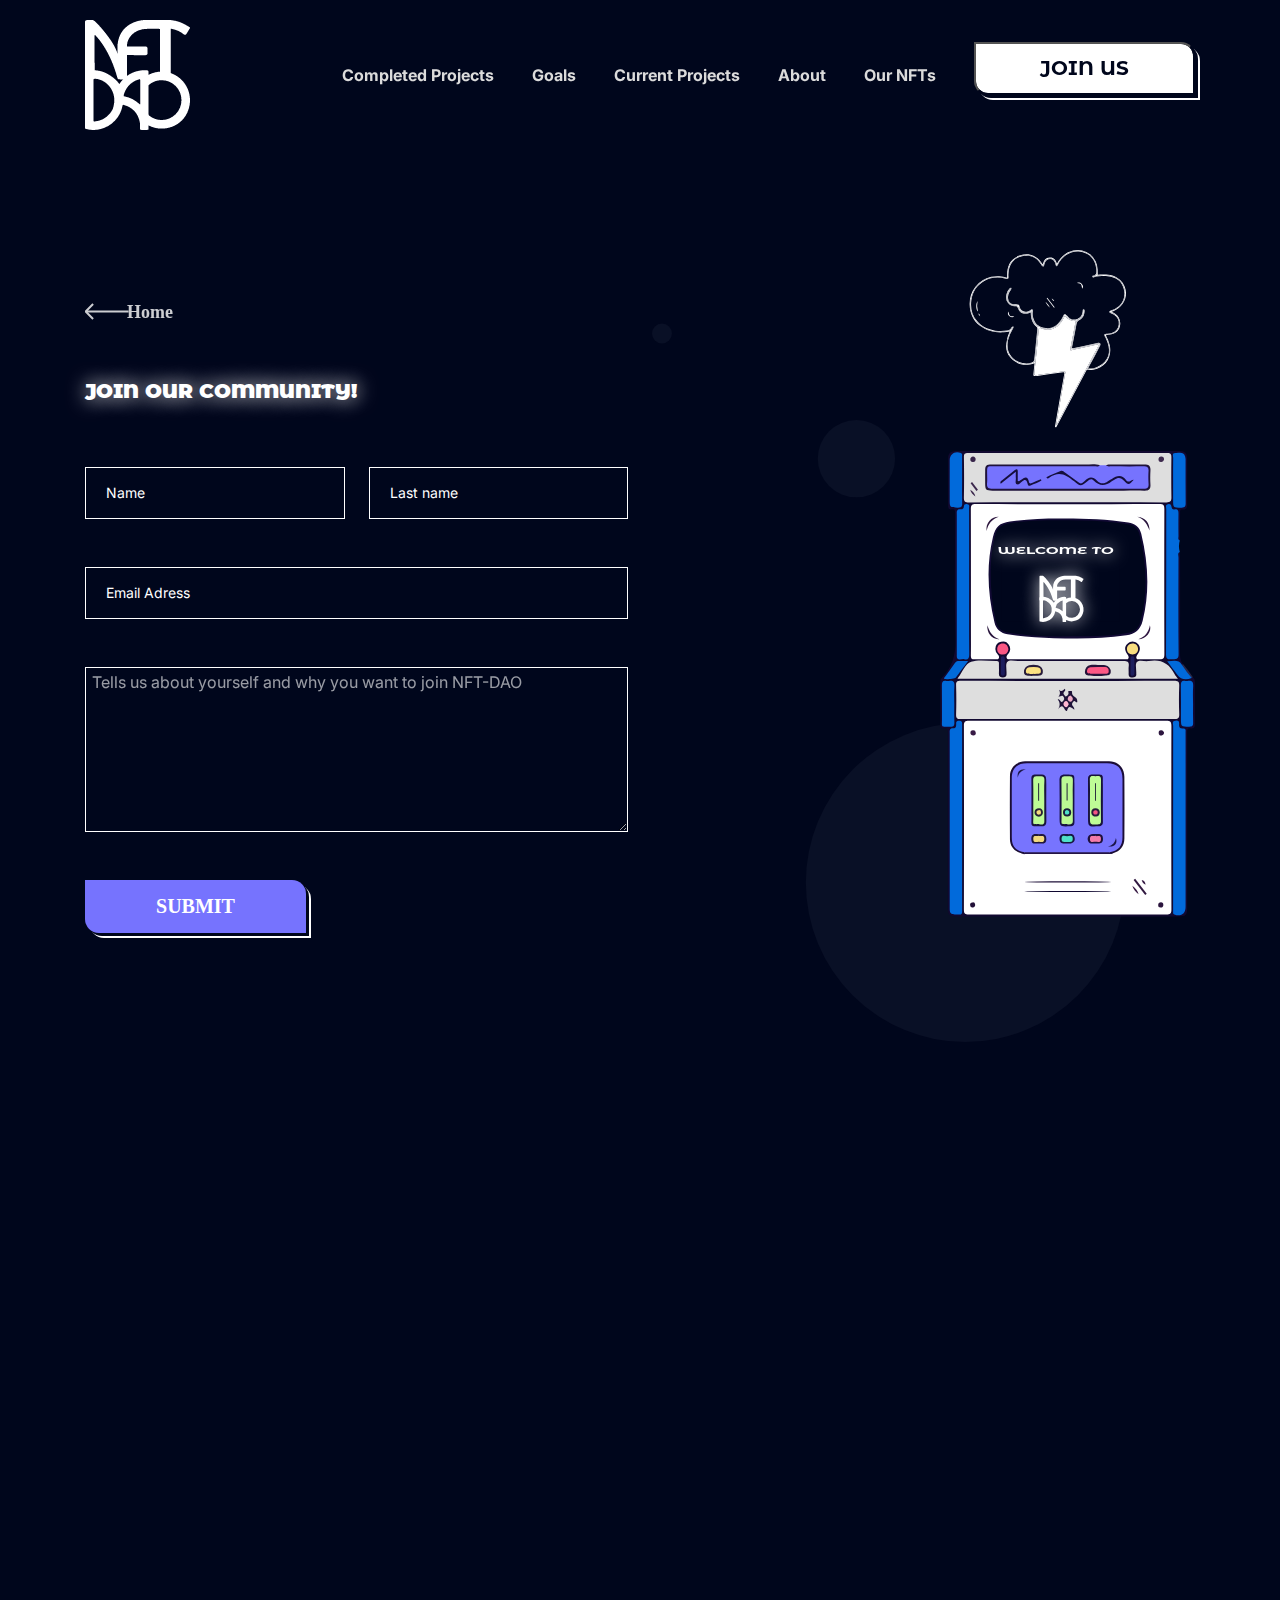
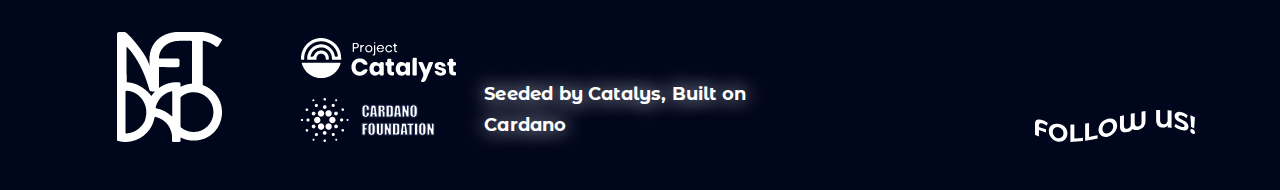
<file: contact.html>
<!DOCTYPE html>
<html lang="en">
   <head>
      <!-- Basic Page Needs
         ================================================== -->
      <meta charset="utf-8" />
      <meta http-equiv="X-UA-Compatible" content="IE=edge" />
      <!-- Specific Meta
         ================================================== -->
      <meta name="viewport" content="width=device-width, initial-scale=1, maximum-scale=1" />
      <!-- Titles
         ================================================== -->
      <!-- Favicons
         ================================================== -->
      <!-- <link rel="shortcut icon" href="assets/images/favicon.ico" />
         <link rel="apple-touch-icon" sizes="72x72" href="assets/images/android-icon-72x72.png" />
         <link rel="apple-touch-icon" sizes="114x114" href="assets/images/apple-icon-144x144.png" /> -->
      <!-- Custom Font
         ================================================== -->
      <link
         href="https://fonts.googleapis.com/css2?family=Dosis:wght@400;500;600;700;800&family=Inter:wght@400;500;600;700&display=swap"
         rel="stylesheet">
      <!-- CSS
         ================================================== -->
      <link rel="preconnect" href="https://fonts.googleapis.com">
      <link rel="preconnect" href="https://fonts.gstatic.com" crossorigin>
      <link href="https://fonts.googleapis.com/css2?family=Montserrat+Alternates:wght@400;500;600;700;800&family=Inter:wght@400;500;600;700&&display=swap" rel="stylesheet">
      <link rel="stylesheet" href="assets/css/bootstrap.min.css" />
      <link rel="stylesheet" href="assets/css/owl.carousel.min.css" />
      <link rel="stylesheet" href="assets/css/simple-scrollbar.css" />
      <link rel="stylesheet" href="assets/css/odometer-theme-default.css" />
      <link rel="stylesheet" href="assets/css/fontawesome.all.min.css" />
      <link rel="stylesheet" href="assets/css/style.css" />
      <script src="assets/js/modernizr.min.js"></script>
   </head>
   <body data-bs-spy="scroll" data-bs-target=".navigation-area">
      <!--~~~~~~~~~~~~~~~~~~~~~~~~~~~~~~~~~~~~~~~
         Start Site Header
         ~~~~~~~~~~~~~~~~~~~~~~~~~~~~~~~~~~~~~~~~-->
      <header class="site-header default-header-style">
         <div class="container">
            <div class="row align-items-center">
               <div class="col-12">
                  <div class="navigation-area">
                     <!-- Site Branding -->
                     <div class="site-branding">
                        <a href="index.html">
                        <img src="assets/images/logo.png" alt="Site Logo" />
                        </a>
                     </div>
                     <!--  /.site-branding -->
                     <!-- Site Navigation -->
                     <div class="site-navigation">
                        <nav class="navigation">
                           <!-- Main Menu -->
                           <div class="menu-wrapper">
                              <div class="menu-content">
                                 <ul class="mainmenu">
                                    <li>
                                       <a class="nav-link" href="index.html">Completed Projects</a>
                                    </li>
                                    <li>
                                       <a class="nav-link" href="index.html">Goals</a>
                                    </li>
                                    <li>
                                       <a class="nav-link" href="index.html">Current Projects</a>
                                    </li>
                                    <li>
                                       <a class="nav-link" href="index.html">About</a>
                                    </li>
                                    <li>
                                       <a class="nav-link" href="index.html">Our NFTs</a>
                                    </li>
                                    <li>
                                       <a href="contact.html"><button  class="costume-btn">JOIN US</button></a> 
                                    </li>
                                 </ul>
                                 <!-- /.menu-list -->
                              </div>
                              <!-- /.hours-content-->
                           </div>
                           <!-- /.menu-wrapper -->
                        </nav>
                     </div>
                     <!-- /.site-navigation -->
                     <div class="hamburger-menus">
                        <span></span>
                        <span></span>
                        <span></span>
                     </div>
                     <!-- /.hamburger-menus -->
                  </div>
                  <!-- /.navigation-area -->
               </div>
               <!-- /.col-12 -->
            </div>
            <!-- /.row -->
         </div>
         <!-- /.container-fluid -->
         <div class="mobile-sidebar-menu sidebar-menu">
            <div class="overlaybg"></div>
         </div>
      </header>
      <!--~~./ end site header ~~-->
      <!--********************************************************-->
      <!--********************* SITE CONTENT *********************-->
      <!--********************************************************-->
      <div class="site-content">

        <div class="wrapper">
            <div class="container">
               
                <div class="row">
                
                    <div class="col-lg-6">
                          <div class="col-lg-12 mt-5">
                  <a href="index.php">
                  <img src="assets/images/home.svg" alt="home">
               </a>
               </div>
               <div class="col-lg-12 mt-5">
                  <h2 class="contact-text">JOIN OUR COMMUNITY!</h2>
               </div>
                        <form id="contact-form" name="contact-form" action="mail.php" method="POST">

                            <!--Grid row-->
                            <div class="row">
      
                                <!--Grid column-->
                                <div class="col-md-6">
                                    <div class="md-form mb-0">
                                        <input type="text" id="name" name="name" class="form-control white-placeholders mt-5" placeholder="Name">
                                        
                                    </div>
                                </div>
                                <!--Grid column-->
      
                                <!--Grid column-->
                                <div class="col-md-6">
                                    <div class="md-form mb-0">
                                        <input type="text" id="email" name="email" class="form-control white-placeholders mt-5" placeholder="Last name">
                                        
                                    </div>
                                </div>
                                <!--Grid column-->
      
                            </div>
                            <!--Grid row-->
      
                            <!--Grid row-->
                            <div class="row">
                                <div class="col-md-12">
                                    <div class="md-form mb-0">
                                        <input type="text" id="subject" name="subject" class="form-control white-placeholders mt-5" placeholder="Email Adress">
                                        
                                    </div>
                                </div>
                            </div>
                            <!--Grid row-->
      
                            <!--Grid row-->
                            <div class="row">
      
                                <!--Grid column-->
                                <div class="col-md-12">
      
                                    <div class="md-form">
                                        <textarea type="text" class="white-placeholders md-textarea  mt-5 " id="message" name="message" rows="4" cols="50"  placeholder=" Tells us about yourself and why you want to join NFT-DAO"></textarea>
                                        
                                    </div>
      
                                </div>
                            </div>
                            <!--Grid row-->
                            <button type="submit" class="costume-btn-submit extra mt-5 ">SUBMIT</button>
       
                        </form>
                    </div>
                    <div class="col-lg-6 ATM">
                        <img class="ATM" src="assets/images/conatct.svg" alt="">
                    </div>
                </div>
            </div>
        </div>



         <footer id="contact-block" class="site-footer">
            <div class="container ">
               <div class="row footer-container align-items-end mb-5">
                  <div class="col-lg-2">
                     <img src="assets/images/logo.png" alt="">
                  </div>
                  <div class="col-lg-2">
                     <div class="col-lg-12">
                        <img src="assets/images/footericon1.png" alt="">
                     </div>
                     <div class="col-lg-12 mt-3">
                        <img src="assets/images/footericon2.png" alt="">
                     </div>
                  </div>
                  <div class="col-lg-4 seeded">
                     <p>Seeded by Catalys, Built on Cardano</p>
                  </div>
                  <div class="col-lg-2 empty"></div>
                  <div class="col-lg-2"><img src="assets/images/followus.svg" alt=""></div>
               </div>
            </div>
         </footer>
         <!--~./ end site footer ~-->
      </div>
      <!--~~./ end site content ~~-->
      <!-- All The JS Files
         ================================================== -->
      <script src="assets/js/jquery.js"></script>
      <script src="assets/js/popper.min.js"></script>
      <script src="assets/js/bootstrap.min.js"></script>
      <script src="assets/js/plugins.js"></script>
      <script src="assets/js/imagesloaded.pkgd.min.js"></script>
      <script src="assets/js/simple-scrollbar.min.js"></script>
      <script src="assets/js/background-parallax.js"></script>
      <script src="assets/js/theia-sticky-sidebar.min.js"></script>
      <script src="assets/js/ResizeSensor.min.js"></script>
      <script src="assets/js/owl.carousel.min.js"></script>
      <script src="assets/js/isotope.pkgd.min.js"></script>
      <script src="assets/js/packery-mode.pkgd.min.js"></script>
      <script src="assets/js/scrolla.jquery.min.js"></script>
      <script src="assets/js/odometer.min.js"></script>
      <script src="assets/js/isInViewport.jquery.js"></script>
      <script src="assets/js/contact.js"></script>
      <script src="assets/js/main.js"></script>
      <!-- main-js -->
   </body>
</html>
</file>
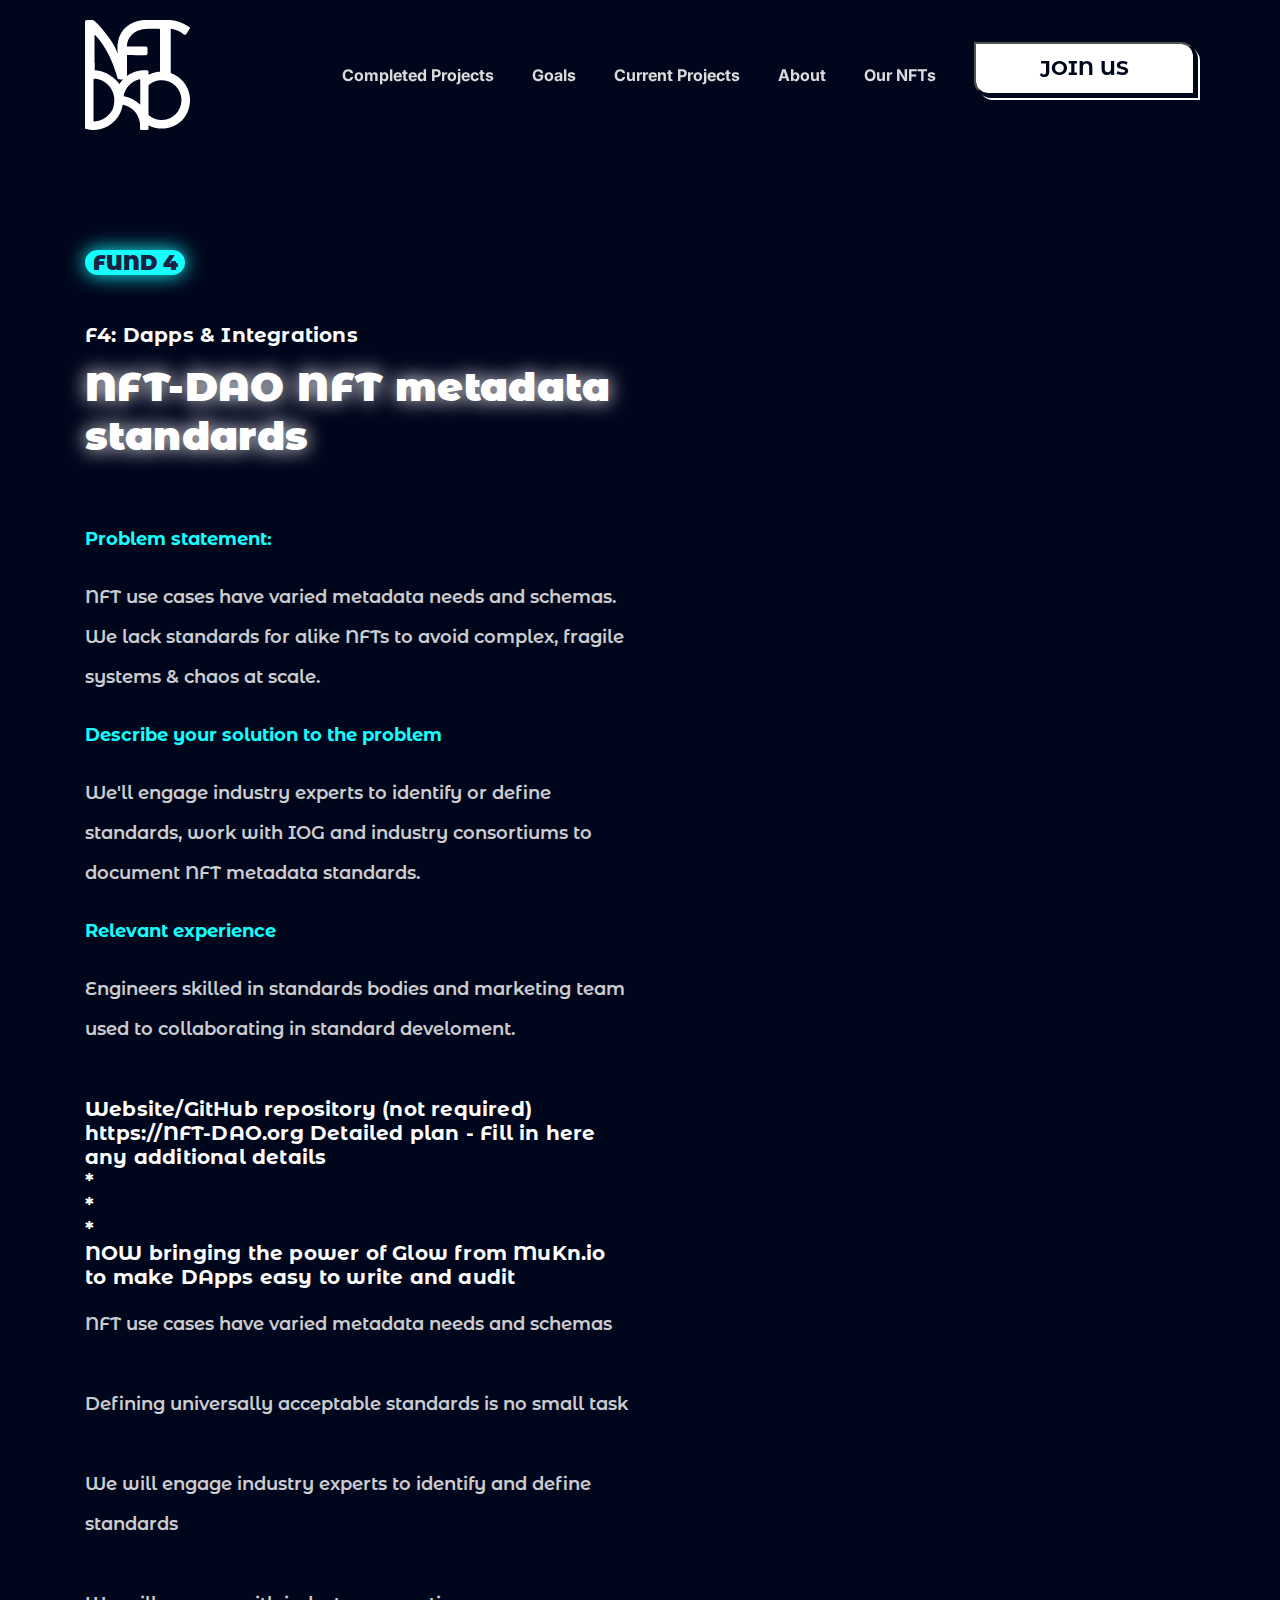
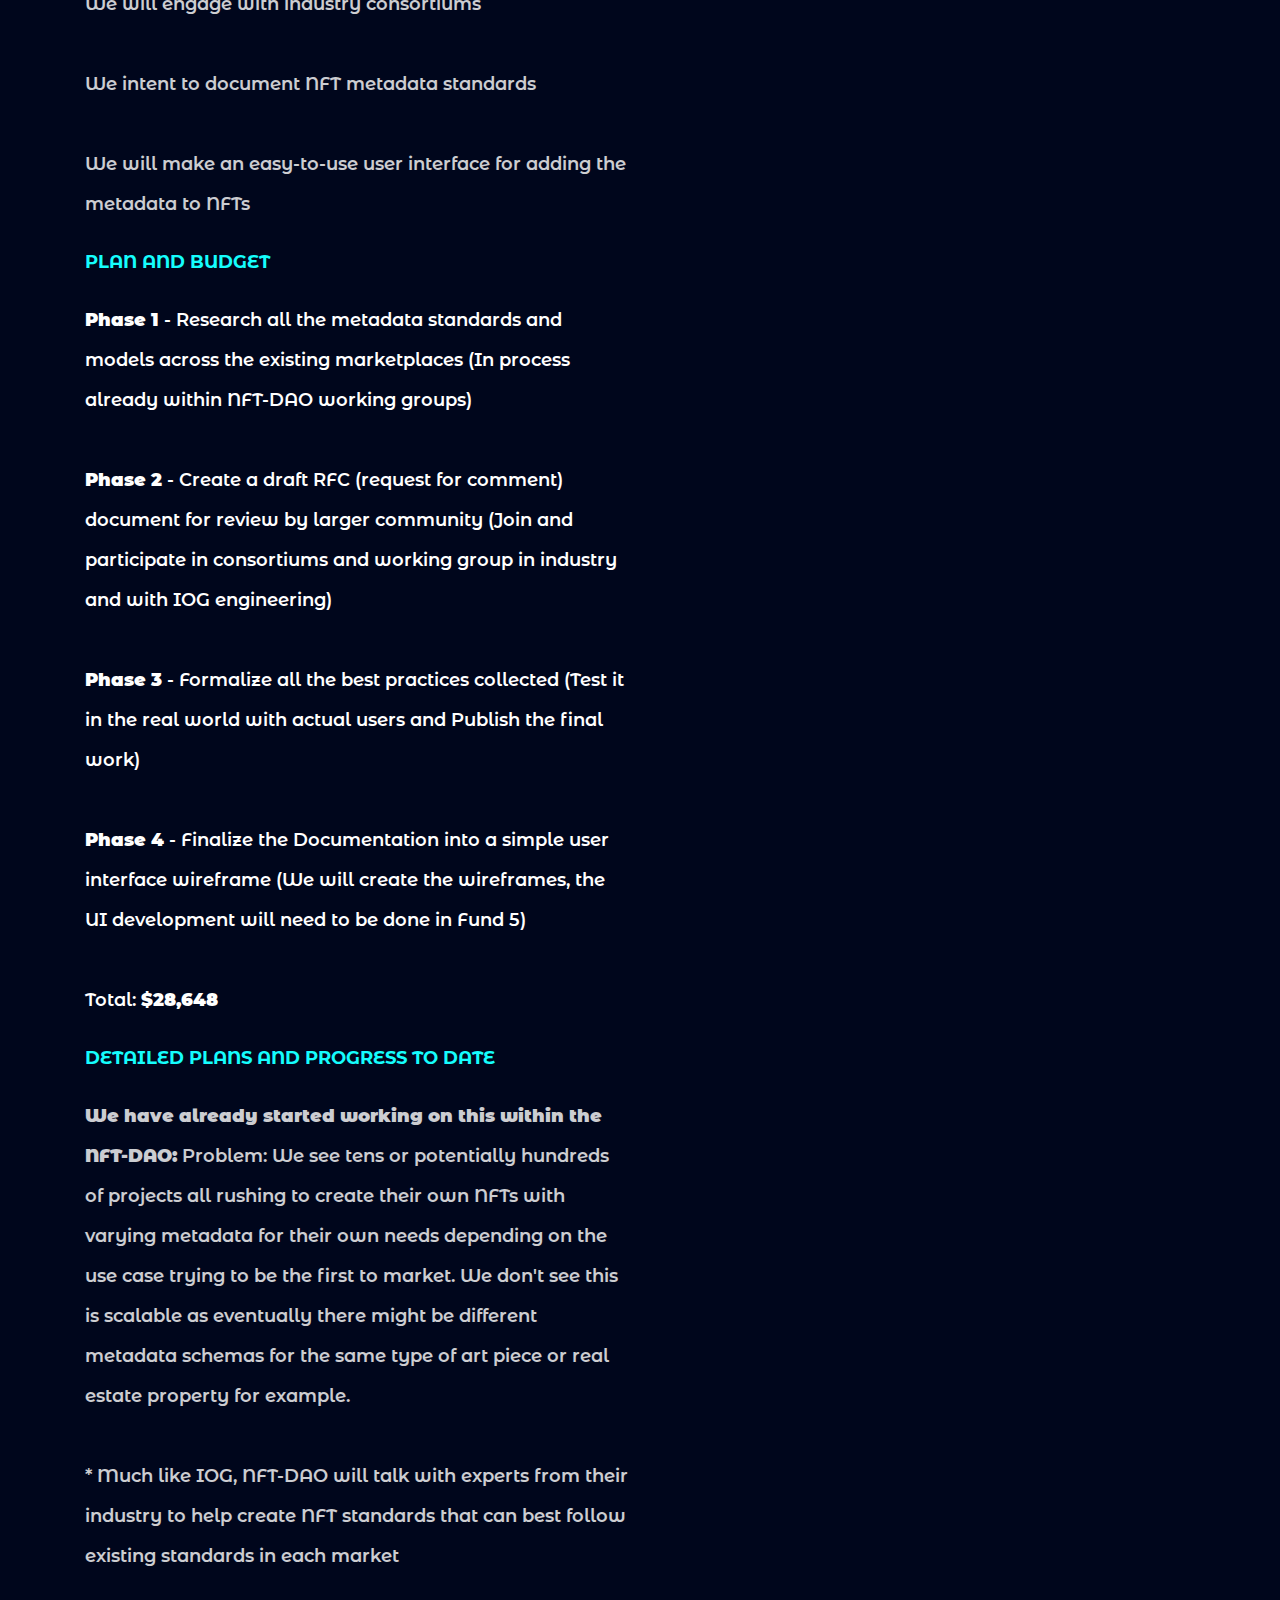
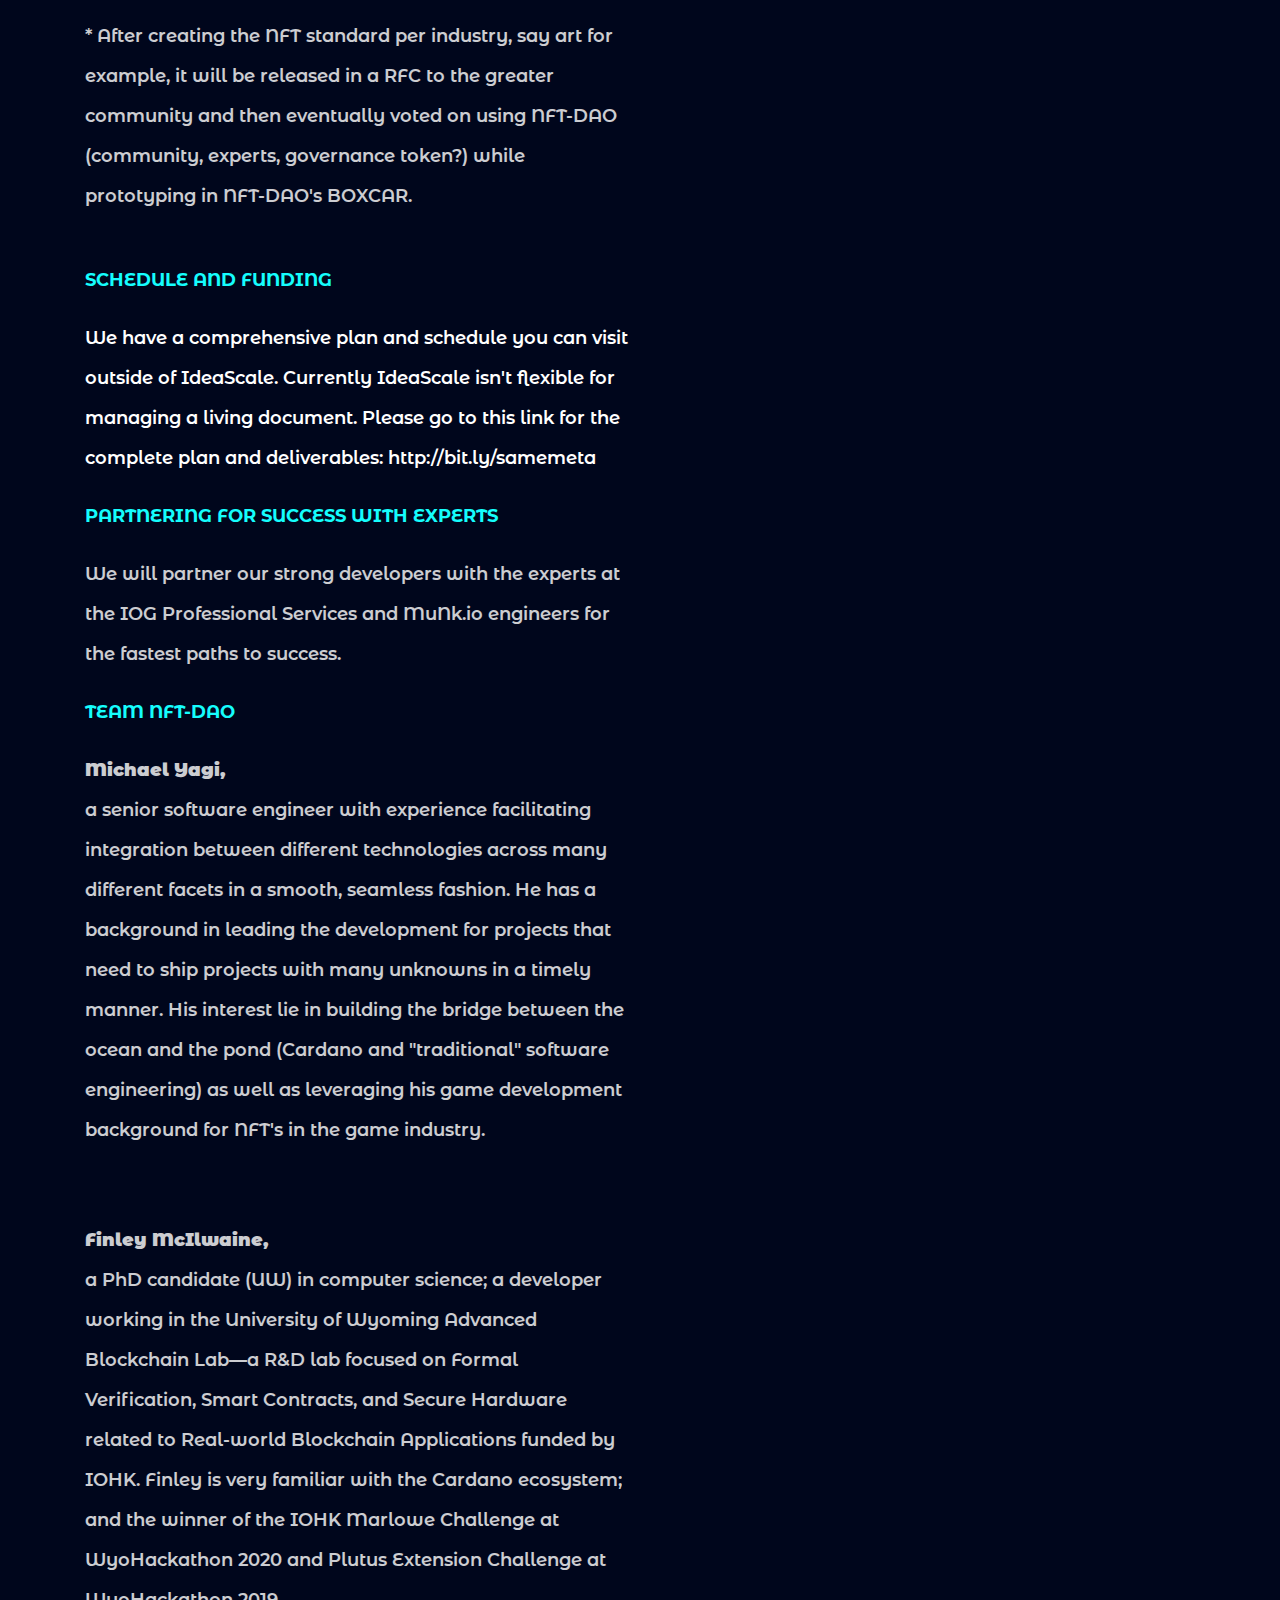
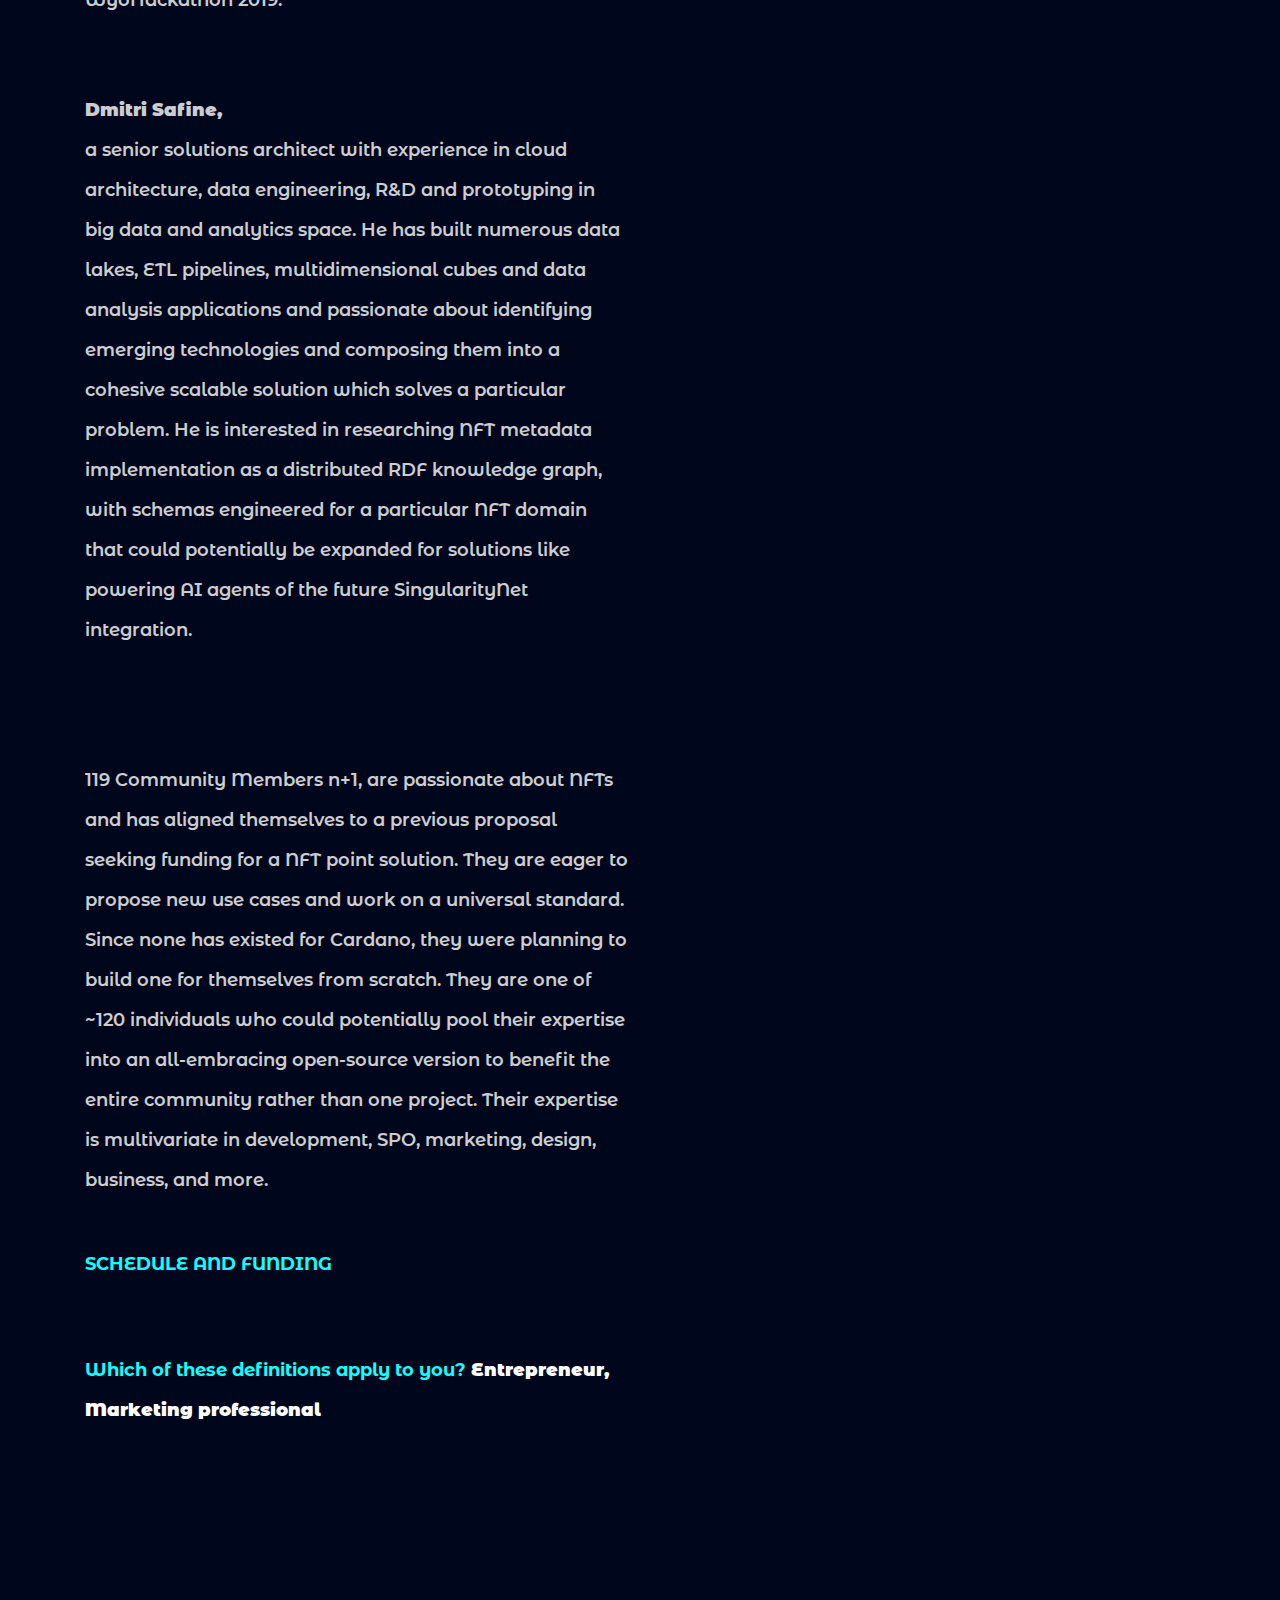
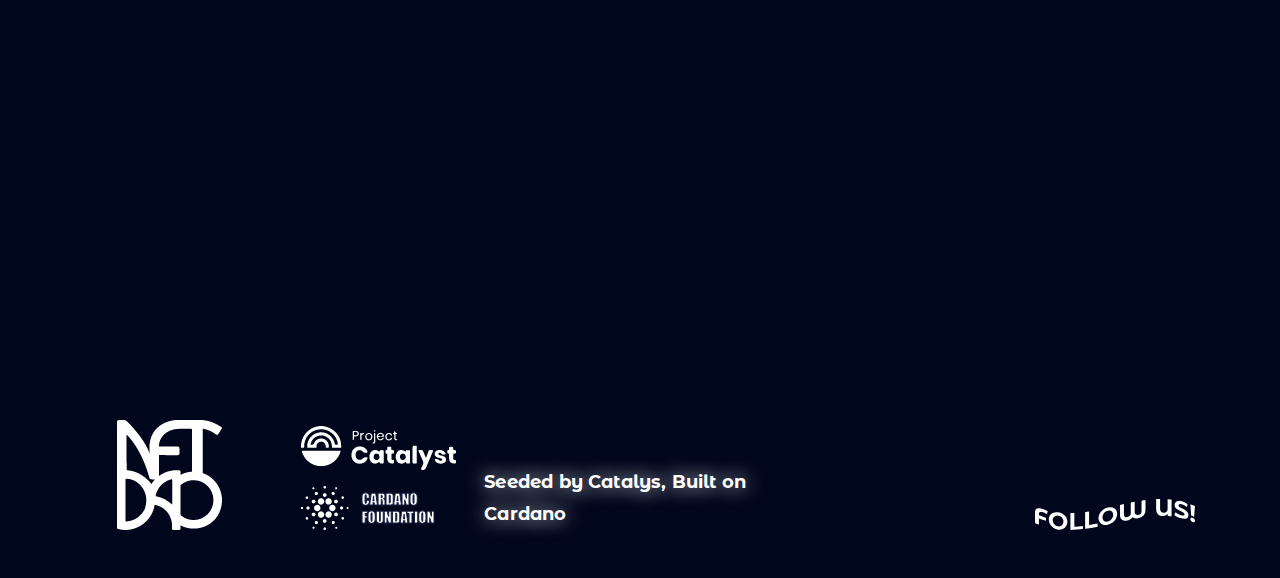
<file: dapps.html>
<!DOCTYPE html>
<html lang="en">
   <head>
      <!-- Basic Page Needs
         ================================================== -->
      <meta charset="utf-8" />
      <meta http-equiv="X-UA-Compatible" content="IE=edge" />
      <!-- Specific Meta
         ================================================== -->
      <meta name="viewport" content="width=device-width, initial-scale=1, maximum-scale=1" />
      <!-- Titles
         ================================================== -->
      <!-- Favicons
         ================================================== -->
      <!-- <link rel="shortcut icon" href="assets/images/favicon.ico" />
         <link rel="apple-touch-icon" sizes="72x72" href="assets/images/android-icon-72x72.png" />
         <link rel="apple-touch-icon" sizes="114x114" href="assets/images/apple-icon-144x144.png" /> -->
      <!-- Custom Font
         ================================================== -->
      <link
         href="https://fonts.googleapis.com/css2?family=Dosis:wght@400;500;600;700;800&family=Inter:wght@400;500;600;700&display=swap"
         rel="stylesheet">
      <!-- CSS
         ================================================== -->
      <link rel="preconnect" href="https://fonts.googleapis.com">
      <link rel="preconnect" href="https://fonts.gstatic.com" crossorigin>
      <link href="https://fonts.googleapis.com/css2?family=Montserrat+Alternates:wght@400;500;600;700;800&family=Inter:wght@400;500;600;700&&display=swap" rel="stylesheet">
      <link rel="stylesheet" href="assets/css/bootstrap.min.css" />
      <link rel="stylesheet" href="assets/css/owl.carousel.min.css" />
      <link rel="stylesheet" href="assets/css/simple-scrollbar.css" />
      <link rel="stylesheet" href="assets/css/odometer-theme-default.css" />
      <link rel="stylesheet" href="assets/css/fontawesome.all.min.css" />
      <link rel="stylesheet" href="assets/css/style.css" />
      <script src="assets/js/modernizr.min.js"></script>
   </head>
   <body data-bs-spy="scroll" data-bs-target=".navigation-area">
      <!--~~~~~~~~~~~~~~~~~~~~~~~~~~~~~~~~~~~~~~~
         Start Site Header
         ~~~~~~~~~~~~~~~~~~~~~~~~~~~~~~~~~~~~~~~~-->
      <header class="site-header default-header-style">
         <div class="container">
            <div class="row align-items-center">
               <div class="col-12">
                  <div class="navigation-area">
                     <!-- Site Branding -->
                     <div class="site-branding">
                        <a href="index.html">
                        <img src="assets/images/logo.png" alt="Site Logo" />
                        </a>
                     </div>
                     <!--  /.site-branding -->
                     <!-- Site Navigation -->
                     <div class="site-navigation">
                        <nav class="navigation">
                           <!-- Main Menu -->
                           <div class="menu-wrapper">
                              <div class="menu-content">
                                 <ul class="mainmenu">
                                    <li>
                                       <a class="nav-link" href="index.html">Completed Projects</a>
                                    </li>
                                    <li>
                                       <a class="nav-link" href="index.html">Goals</a>
                                    </li>
                                    <li>
                                       <a class="nav-link" href="index.html">Current Projects</a>
                                    </li>
                                    <li>
                                       <a class="nav-link" href="index.html">About</a>
                                    </li>
                                    <li>
                                       <a class="nav-link" href="index.html">Our NFTs</a>
                                    </li>
                                    <li>
                                       <a href="contact.html"><button  class="costume-btn">JOIN US</button></a> 
                                    </li>
                                 </ul>
                                 <!-- /.menu-list -->
                              </div>
                              <!-- /.hours-content-->
                           </div>
                           <!-- /.menu-wrapper -->
                        </nav>
                     </div>
                     <!-- /.site-navigation -->
                     <div class="hamburger-menus">
                        <span></span>
                        <span></span>
                        <span></span>
                     </div>
                     <!-- /.hamburger-menus -->
                  </div>
                  <!-- /.navigation-area -->
               </div>
               <!-- /.col-12 -->
            </div>
            <!-- /.row -->
         </div>
         <!-- /.container-fluid -->
         <div class="mobile-sidebar-menu sidebar-menu">
            <div class="overlaybg"></div>
         </div>
      </header>
      <!--~~./ end site header ~~-->
      <!--********************************************************-->
      <!--********************* SITE CONTENT *********************-->
      <!--********************************************************-->
      <div class="site-content">
         <div class="wrapper">
            <div class="container">
               <div class="row">
                  <div class="col-lg-6 left-sided">
                     <span class=" badge-pill badge-primary page-badge">FUND 4</span>
                     <h3 class="page-header-title mt-5">F4: Dapps & Integrations</h3>
                     <h3 class="page-main-title">NFT-DAO NFT metadata standards</h3>
                     <p class="page-subtitle mt-5">Problem statement:</p>
                     <p class="page-plain-text">NFT use cases have varied metadata needs and schemas. We lack standards for alike NFTs to avoid complex, fragile systems & chaos at scale.</p>
                     <p class="page-subtitle">Describe your solution to the problem</p>
                     <p class="page-plain-text">We'll engage industry experts to identify or define standards, work with IOG and industry consortiums to document NFT metadata standards.</p>
                     <p class="page-subtitle">Relevant experience</p>
                     <p class="page-plain-text">Engineers skilled in standards bodies and marketing team used to collaborating in standard develoment.</p>
                  </div>
                  <div class="col-lg-6">
                  </div>
               </div>
               <div class="row">
                   
                  <div class="col-lg-6 left-sided mt-5">
                     <h3 class="page-header-title">Website/GitHub repository (not required) https://NFT-DAO.org Detailed plan - Fill in here any additional details <br/>*<br/>*<br/>*<br/> NOW bringing the power of Glow from MuKn.io to make DApps easy to write and audit</h3>
                     <p class="page-plain-text">
                        NFT use cases have varied metadata needs and schemas
                        <br/><br/>
                        Defining universally acceptable standards is no small task
                        <br/><br/>
                        We will engage industry experts to identify and define standards
                        <br/><br/>
                        We will engage with industry consortiums
                        <br/><br/>
                        We intent to document NFT metadata standards
                        <br/><br/>
                        We will make an easy-to-use user interface for adding the metadata to NFTs
                        </p>
                     <p class="page-subtitle">PLAN AND BUDGET</p>
                     <p class="page-plain-text-but-lighter"><span class="highlighted-text">Phase 1</span> 
                        - Research all the metadata standards and models across the existing marketplaces
                        (In process already within NFT-DAO working groups)
                        <br/><br/> 
                        <span class="highlighted-text">Phase 2</span> 
                        - Create a draft RFC (request for comment) document for review by larger community
                        (Join and participate in consortiums and working group in industry and with IOG engineering)<br/><br/>
                         <span class="highlighted-text">Phase 3</span> 
                         - Formalize all the best practices collected
                         (Test it in the real world with actual users and Publish the final work)<br/><br/> 
                         <span class="highlighted-text">Phase 4</span>
                          - Finalize the Documentation into a simple user interface wireframe
                          (We will create the wireframes, the UI development will need to be done in Fund 5)<br/><br/>
                           Total:
                            <span class="highlighted-text">$28,648</span></p>
                     <p class="page-subtitle">DETAILED PLANS AND PROGRESS TO DATE</p>
                     <p class="page-plain-text">
                        <span class="highlighted-text">We have already started working on this within the NFT-DAO:</span>
                        Problem: We see tens or potentially hundreds of projects all rushing to create their own NFTs with varying metadata for their own needs depending on the use case trying to be the first to market. We don't see this is scalable as eventually there might be different metadata schemas for the same type of art piece or real estate property for example.
                        <br/><br/> 
                        * Much like IOG, NFT-DAO will talk with experts from their industry to help create NFT standards that can best follow existing standards in each market
                        <br/><br/> 
                        * After creating the NFT standard per industry, say art for example, it will be released in a RFC to the greater community and then eventually voted on using NFT-DAO (community, experts, governance token?) while prototyping in NFT-DAO's BOXCAR.     
                    </p>
                  </div>
                  <div class="col-lg-6">
                  </div>
               </div>
               <div class="row">
                  <div class="col-lg-6 left-sided mt-5">
                     <p class="page-subtitle">SCHEDULE AND FUNDING</p>
                     <p class="page-plain-text-but-lighter">We have a comprehensive plan and schedule you can visit outside of IdeaScale. Currently IdeaScale isn't flexible for managing a living document. Please go to this link for the complete plan and deliverables: http://bit.ly/samemeta</p>
                     <p class="page-subtitle">PARTNERING FOR SUCCESS WITH EXPERTS</p>
                     <p class="page-plain-text">  
                        We will partner our strong developers with the experts at the IOG Professional Services and MuNk.io engineers for the fastest paths to success.
                    </p>
                     <p class="page-subtitle">TEAM NFT-DAO</p>
                     <p class="page-plain-text"><span class="highlighted-text">Michael Yagi,</span><br/> 
                        a senior software engineer with experience facilitating integration between different technologies across many different facets in a smooth, seamless fashion. He has a background in leading the development for projects that need to ship projects with many unknowns in a timely manner. His interest lie in building the bridge between the ocean and the pond (Cardano and "traditional" software engineering) as well as leveraging his game development background for NFT's in the game industry.
                    </p>
                    <br/><br/>
                    <p class="page-plain-text"><span class="highlighted-text">Finley McIlwaine,</span><br/> 
                        a PhD candidate (UW) in computer science; a developer working in the University of Wyoming Advanced Blockchain Lab—a R&D lab focused on Formal Verification, Smart Contracts, and Secure Hardware related to Real-world Blockchain Applications funded by IOHK. Finley is very familiar with the Cardano ecosystem; and the winner of the IOHK Marlowe Challenge at WyoHackathon 2020 and Plutus Extension Challenge at WyoHackathon 2019.

                    </p><br/><br/>
                    <p class="page-plain-text"><span class="highlighted-text">Dmitri Safine,</span><br/> 
                        a senior solutions architect with experience in cloud architecture, data engineering, R&D and prototyping in big data and analytics space. He has built numerous data lakes, ETL pipelines, multidimensional cubes and data analysis applications and passionate about identifying emerging technologies and composing them into a cohesive scalable solution which solves a particular problem. He is interested in researching NFT metadata implementation as a distributed RDF knowledge graph, with schemas engineered for a particular NFT domain that could potentially be expanded for solutions like powering AI agents of the future SingularityNet integration.
                    </p><br/><br/>
                    <p class="page-plain-text"><br/> 
                        119 Community Members n+1, are passionate about NFTs and has aligned themselves to a previous proposal seeking funding for a NFT point solution. They are eager to propose new use cases and work on a universal standard. Since none has existed for Cardano, they were planning to build one for themselves from scratch. They are one of ~120 individuals who could potentially pool their expertise into an all-embracing open-source version to benefit the entire community rather than one project. Their expertise is multivariate in development, SPO, marketing, design, business, and more.  </p>
                 </div>
                  <div class="col-lg-6">
                   
                  </div>
                  <div class="row mt-5">
                      <div class="col-lg-6">
                        <p class="page-subtitle">SCHEDULE AND FUNDING</p>
                        <br/><br/>
                        <p class="page-subtitle">Which of these definitions apply to you?<span class="highlighted-text"> Entrepreneur, Marketing professional</span></p>
                      </div>
                      <div class="col-lg-6">
                      </div>
                  </div>
               </div>
            </div>
         </div>
         <footer id="contact-block" class="site-footer">
            <div class="container ">
               <div class="row footer-container align-items-end mb-5">
                  <div class="col-lg-2">
                     <img src="assets/images/logo.png" alt="">
                  </div>
                  <div class="col-lg-2">
                     <div class="col-lg-12">
                        <img src="assets/images/footericon1.png" alt="">
                     </div>
                     <div class="col-lg-12 mt-3">
                        <img src="assets/images/footericon2.png" alt="">
                     </div>
                  </div>
                  <div class="col-lg-4 seeded">
                     <p>Seeded by Catalys, Built on Cardano</p>
                  </div>
                  <div class="col-lg-2 empty"></div>
                  <div class="col-lg-2"><img src="assets/images/followus.svg" alt=""></div>
               </div>
            </div>
         </footer>
         <!--~./ end site footer ~-->
      </div>
      <!--~~./ end site content ~~-->
      <!-- All The JS Files
         ================================================== -->
      <script src="assets/js/jquery.js"></script>
      <script src="assets/js/popper.min.js"></script>
      <script src="assets/js/bootstrap.min.js"></script>
      <script src="assets/js/plugins.js"></script>
      <script src="assets/js/imagesloaded.pkgd.min.js"></script>
      <script src="assets/js/simple-scrollbar.min.js"></script>
      <script src="assets/js/background-parallax.js"></script>
      <script src="assets/js/theia-sticky-sidebar.min.js"></script>
      <script src="assets/js/ResizeSensor.min.js"></script>
      <script src="assets/js/owl.carousel.min.js"></script>
      <script src="assets/js/isotope.pkgd.min.js"></script>
      <script src="assets/js/packery-mode.pkgd.min.js"></script>
      <script src="assets/js/scrolla.jquery.min.js"></script>
      <script src="assets/js/odometer.min.js"></script>
      <script src="assets/js/isInViewport.jquery.js"></script>
      <script src="assets/js/contact.js"></script>
      <script src="assets/js/main.js"></script>
      <!-- main-js -->
   </body>
</html>
</file>
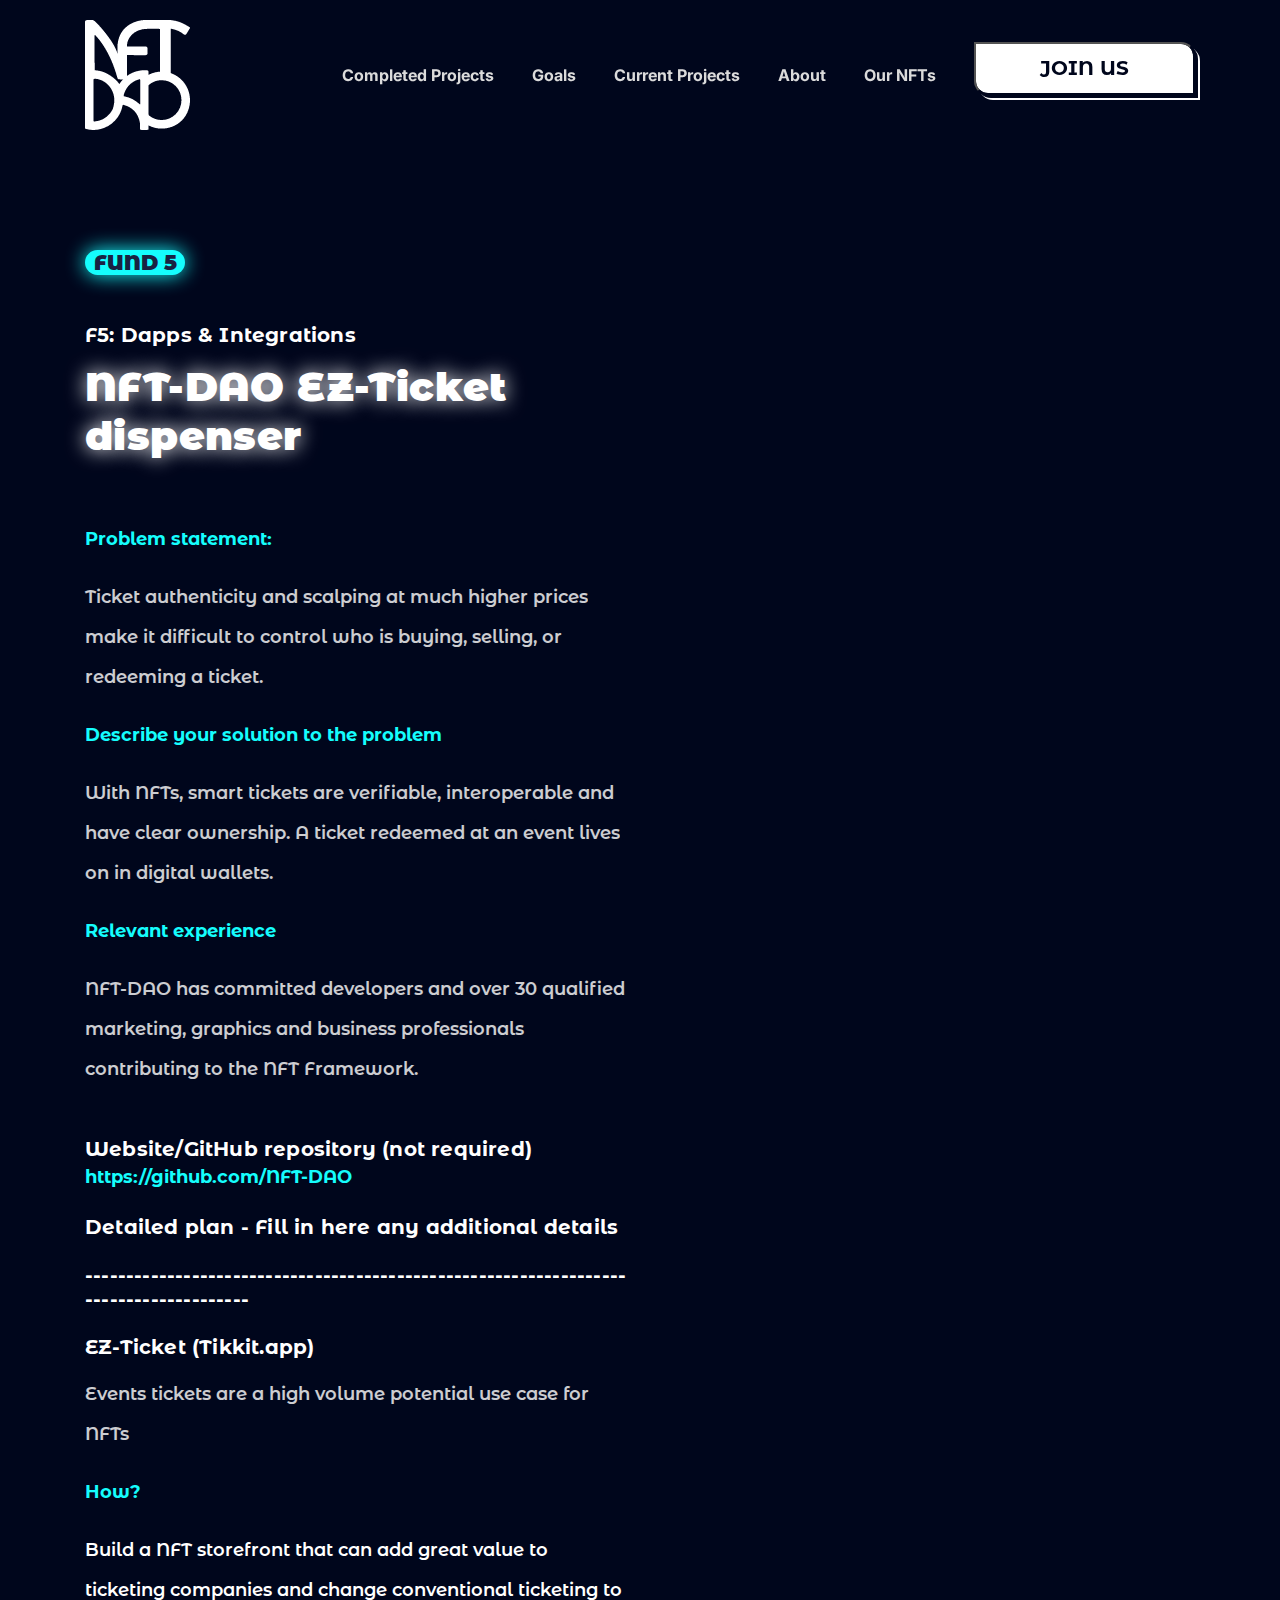
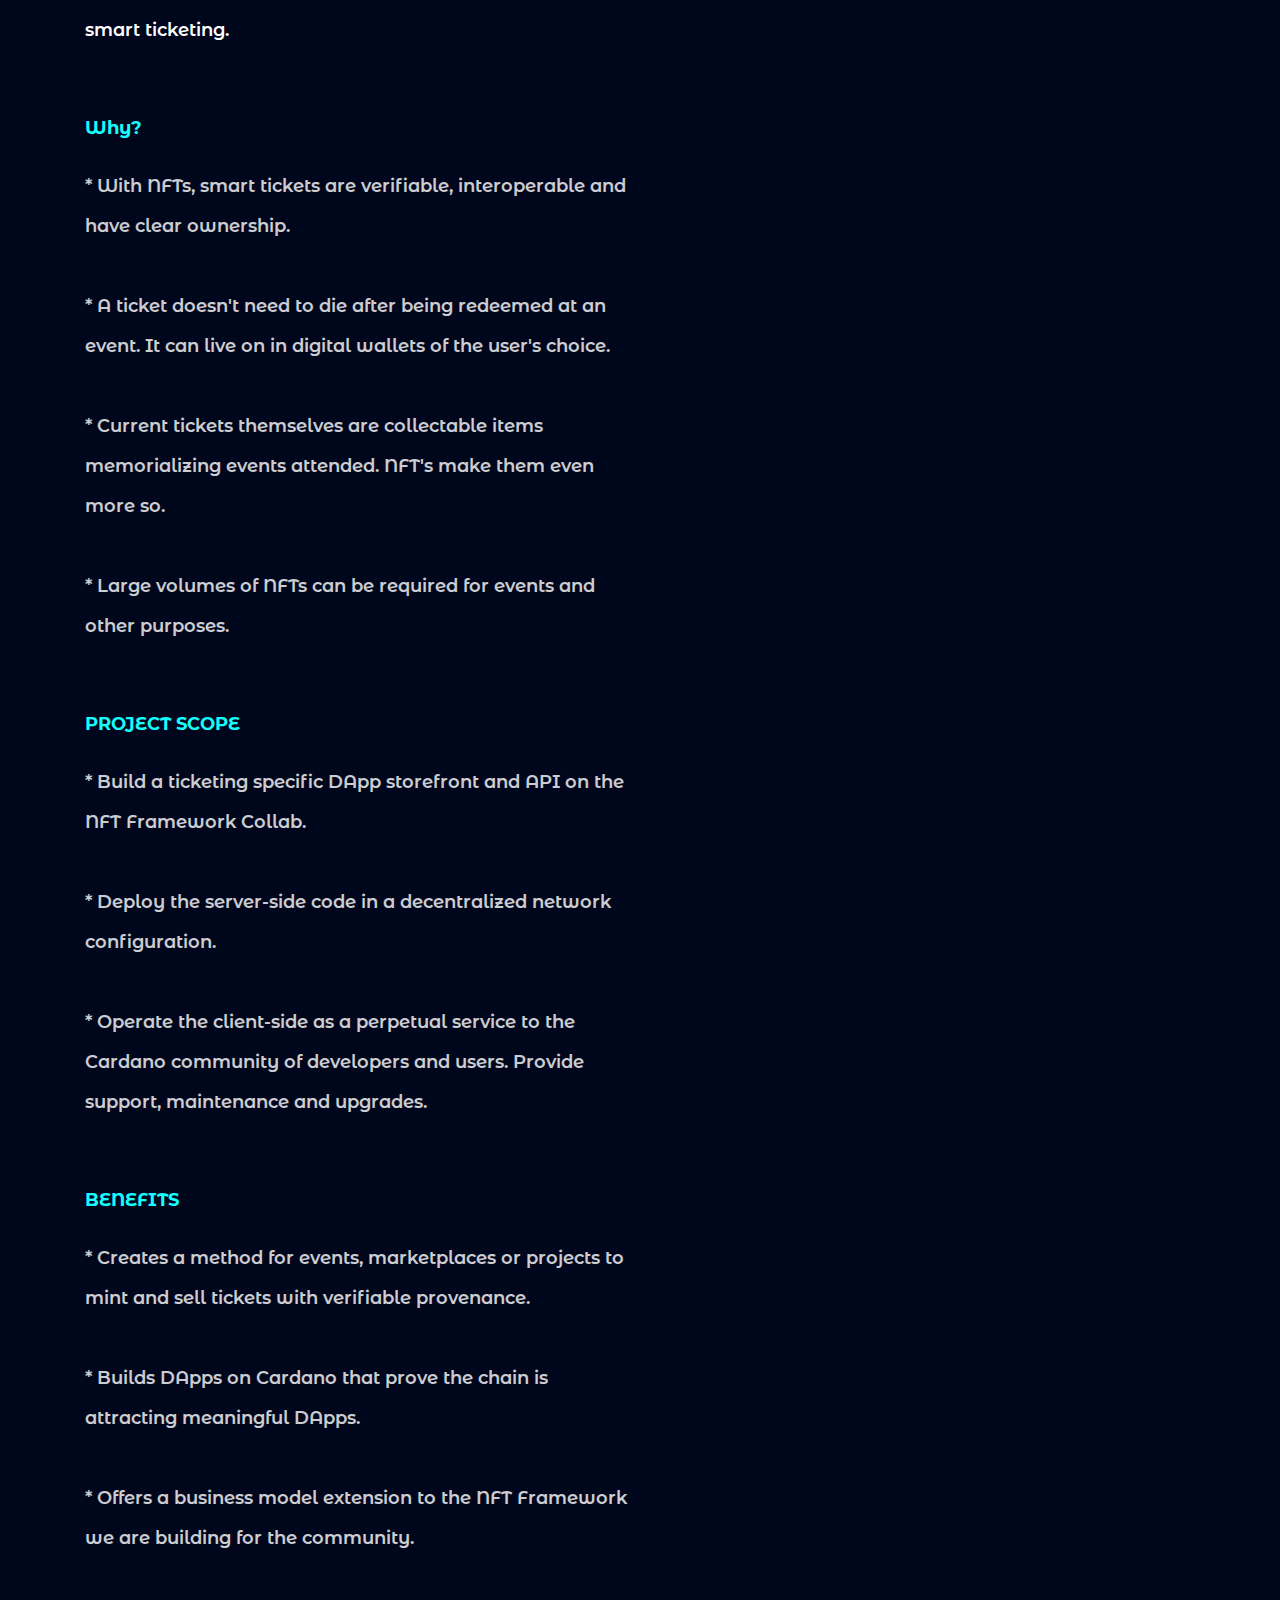
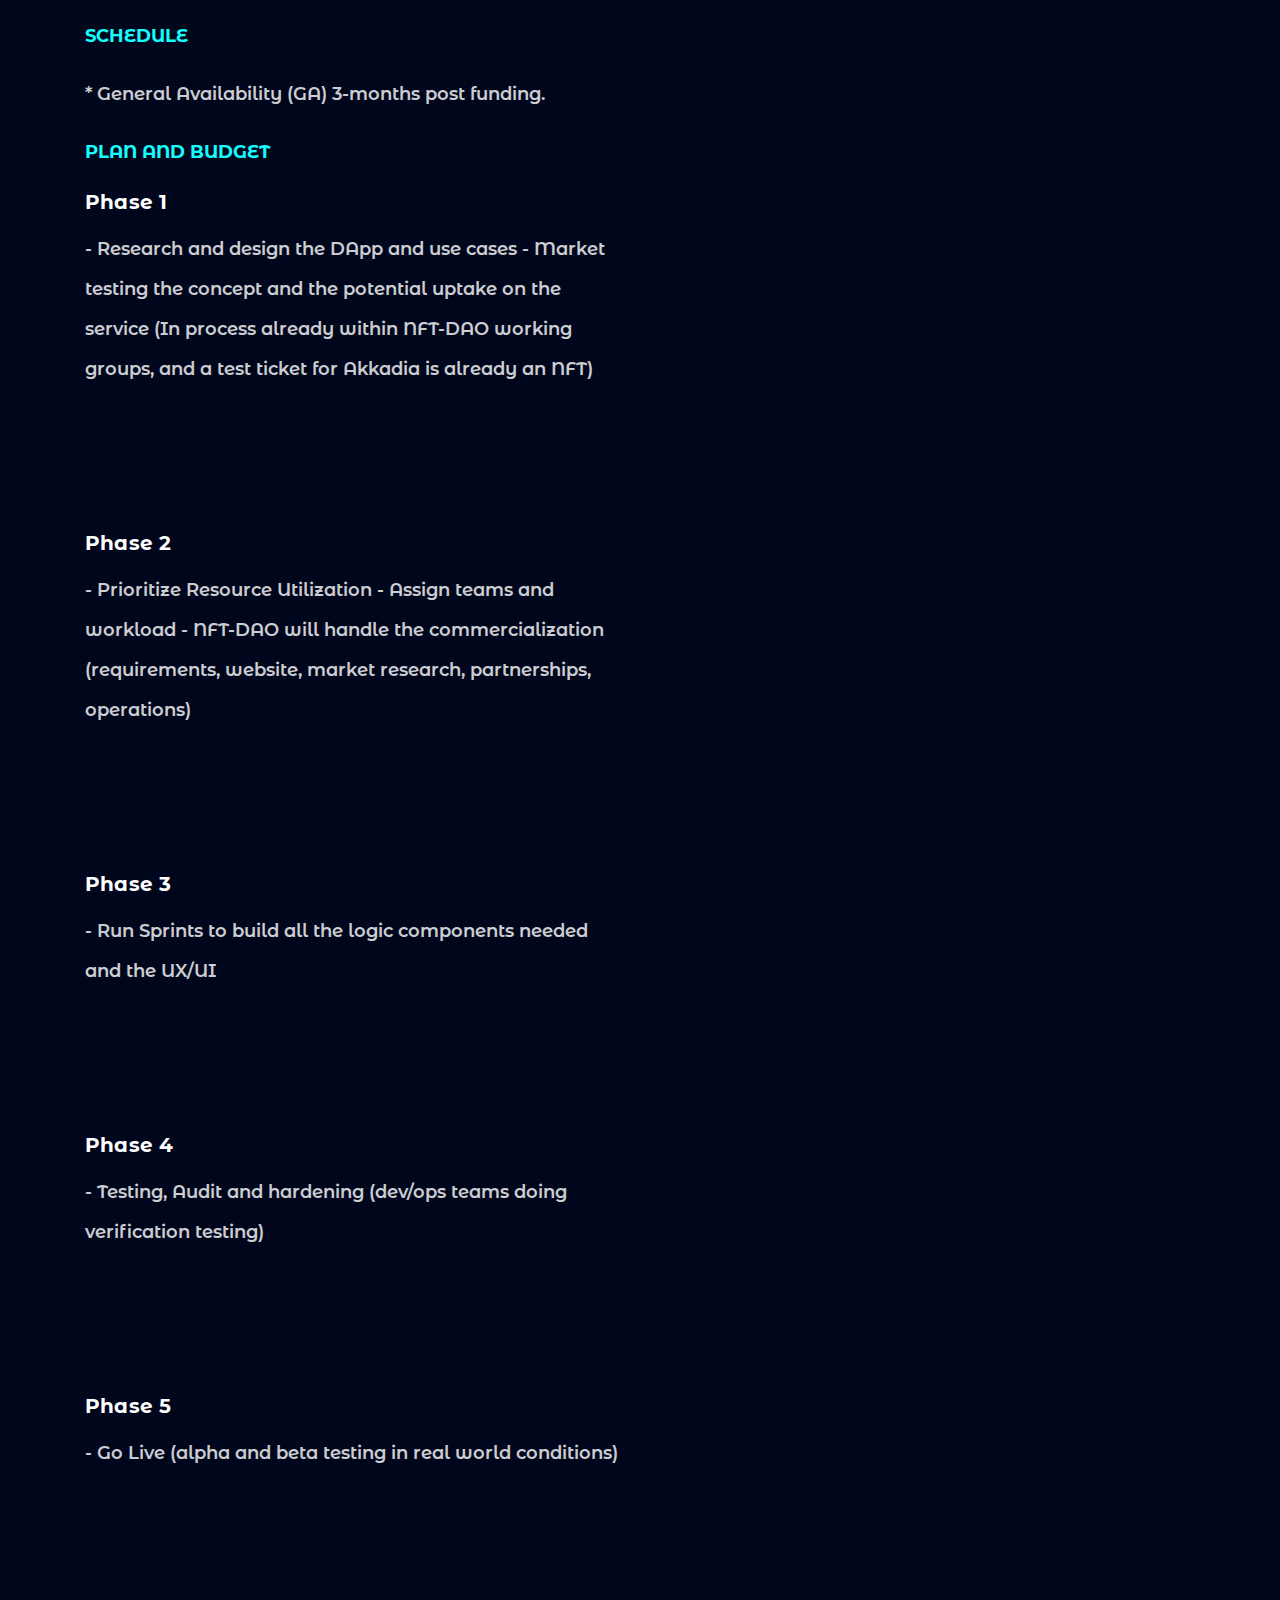
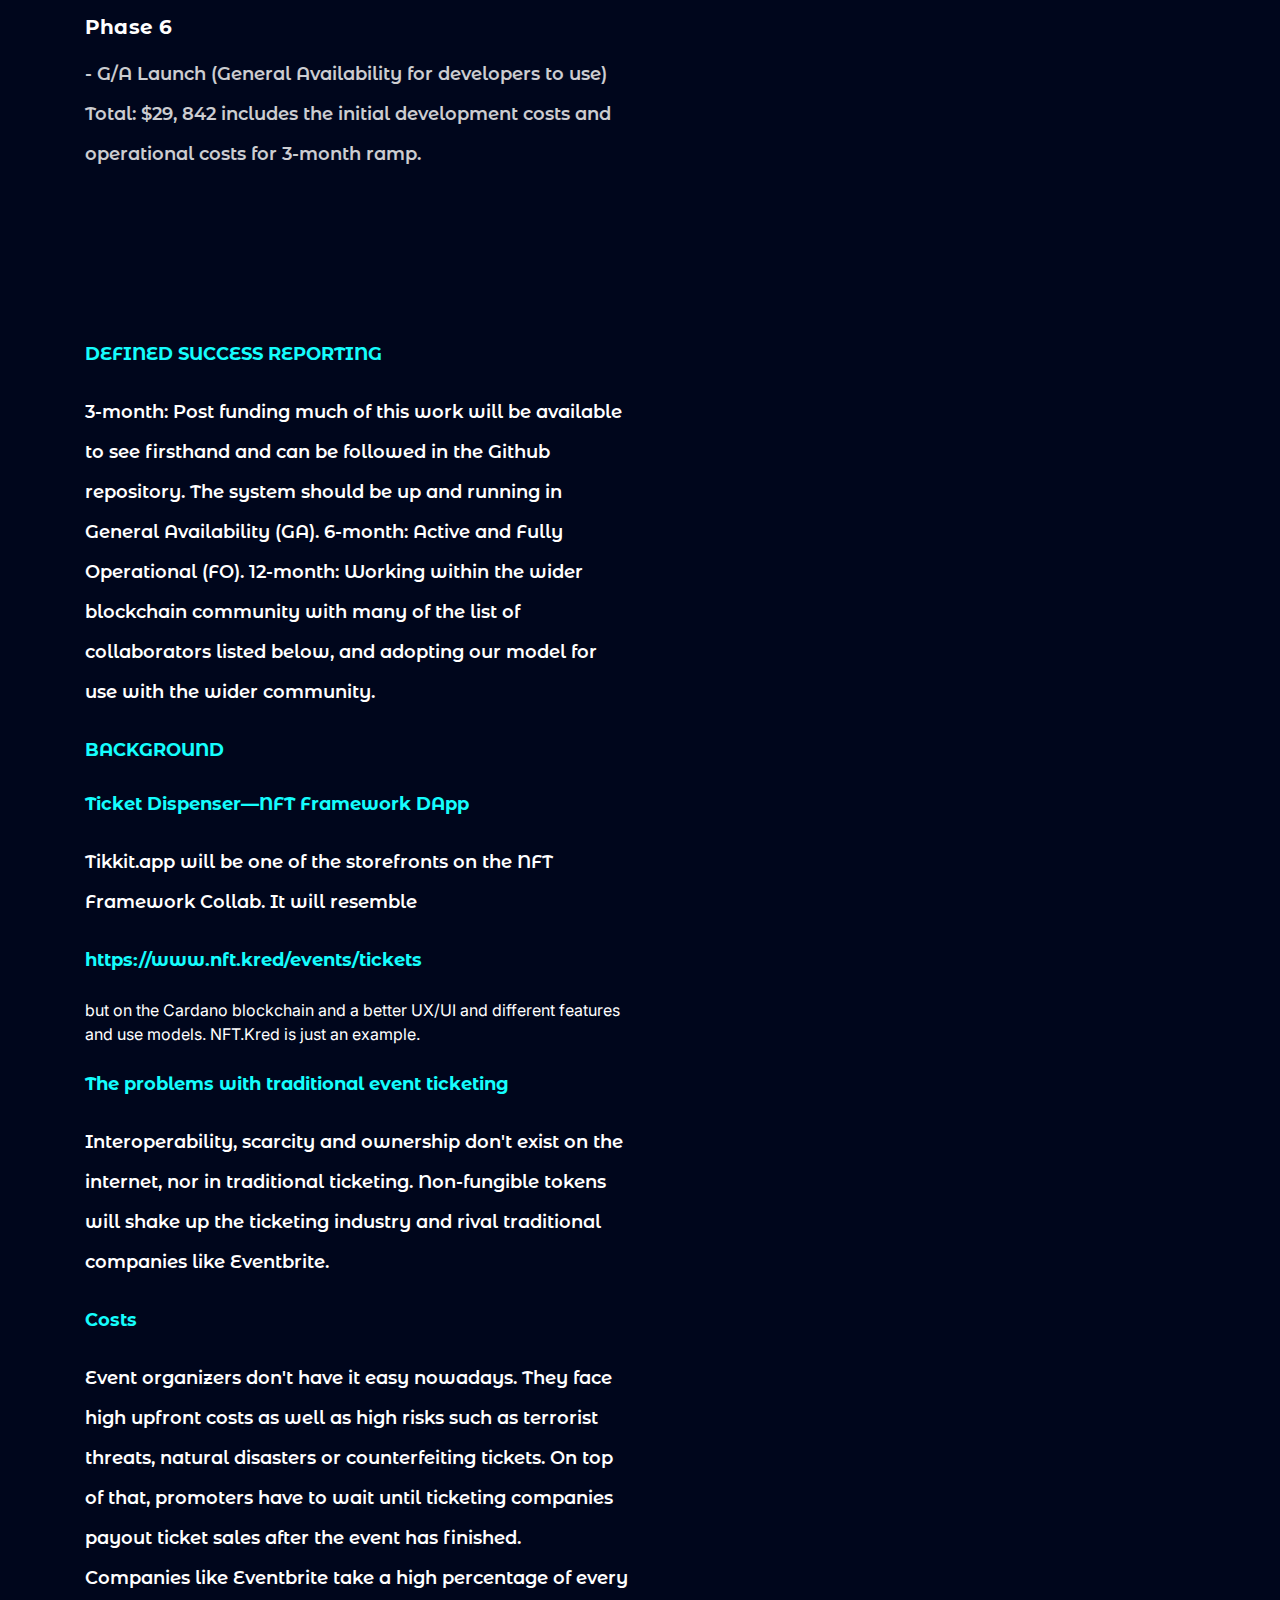
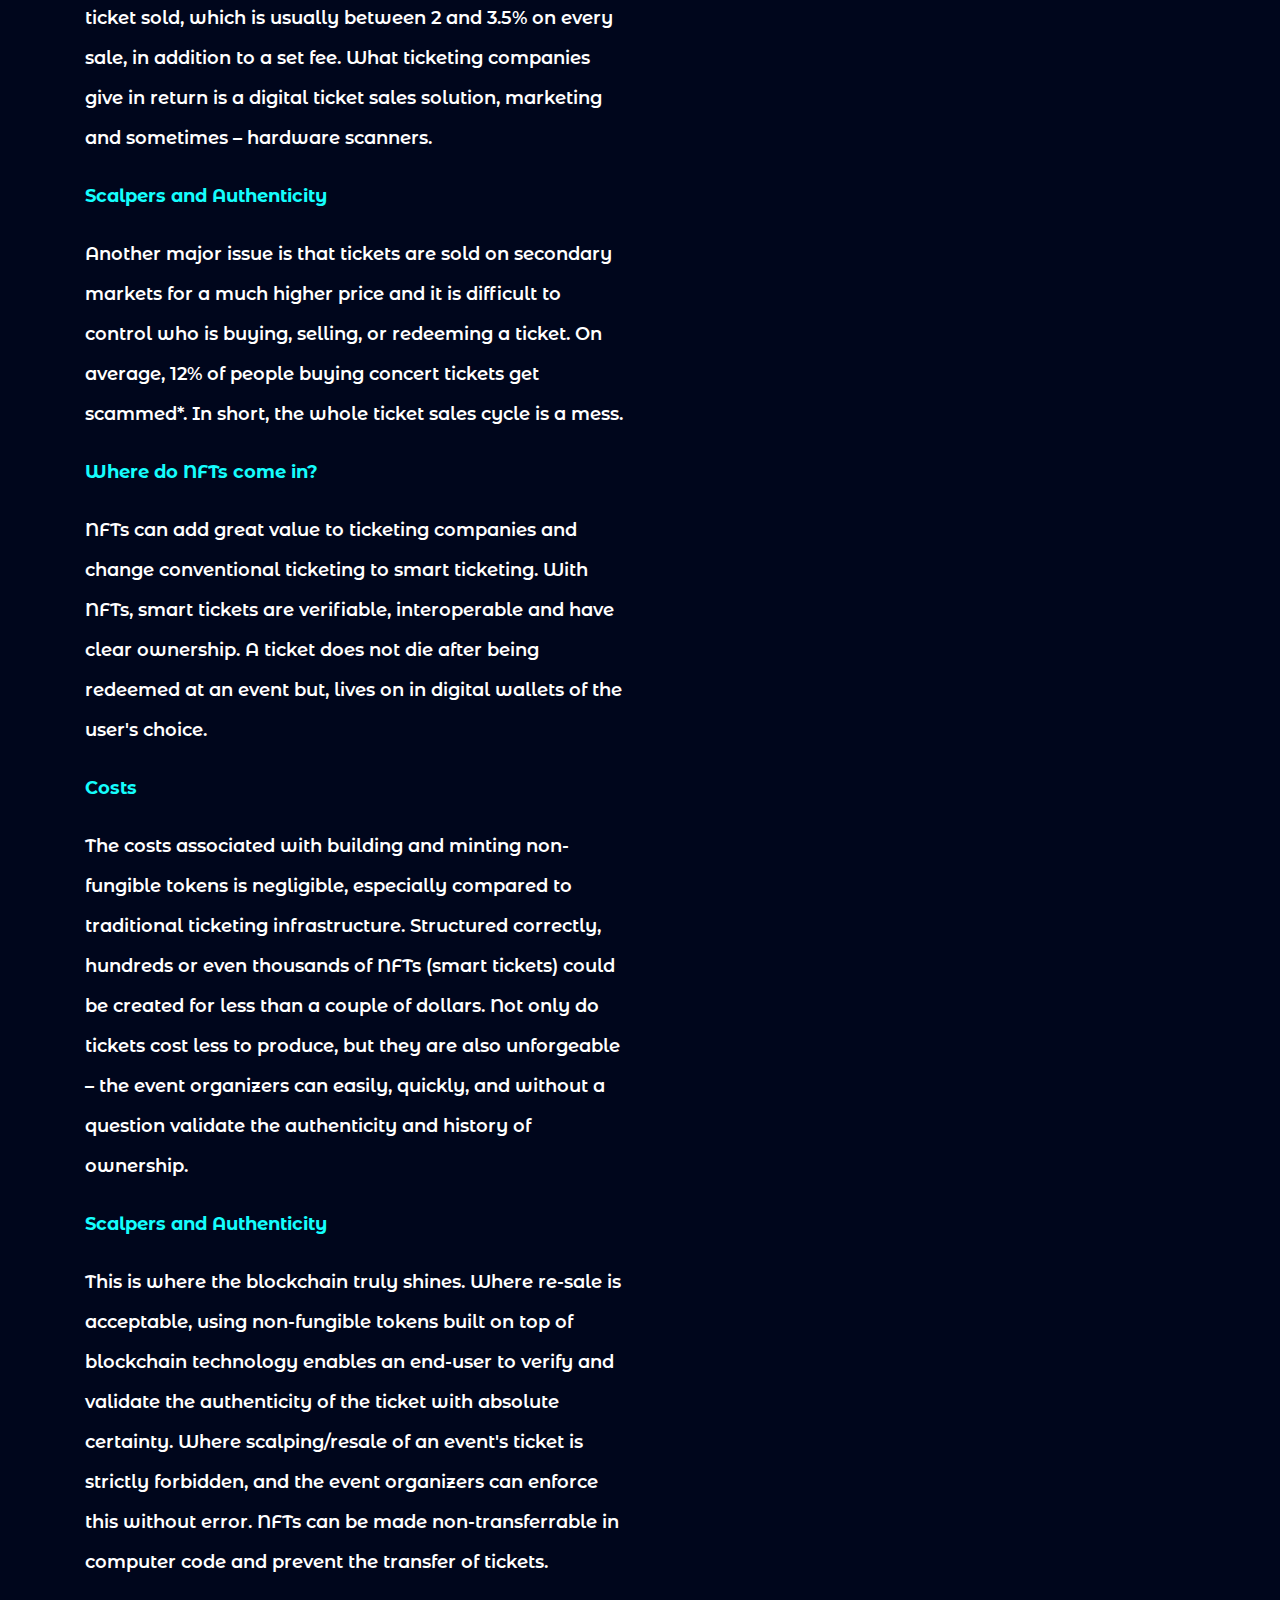
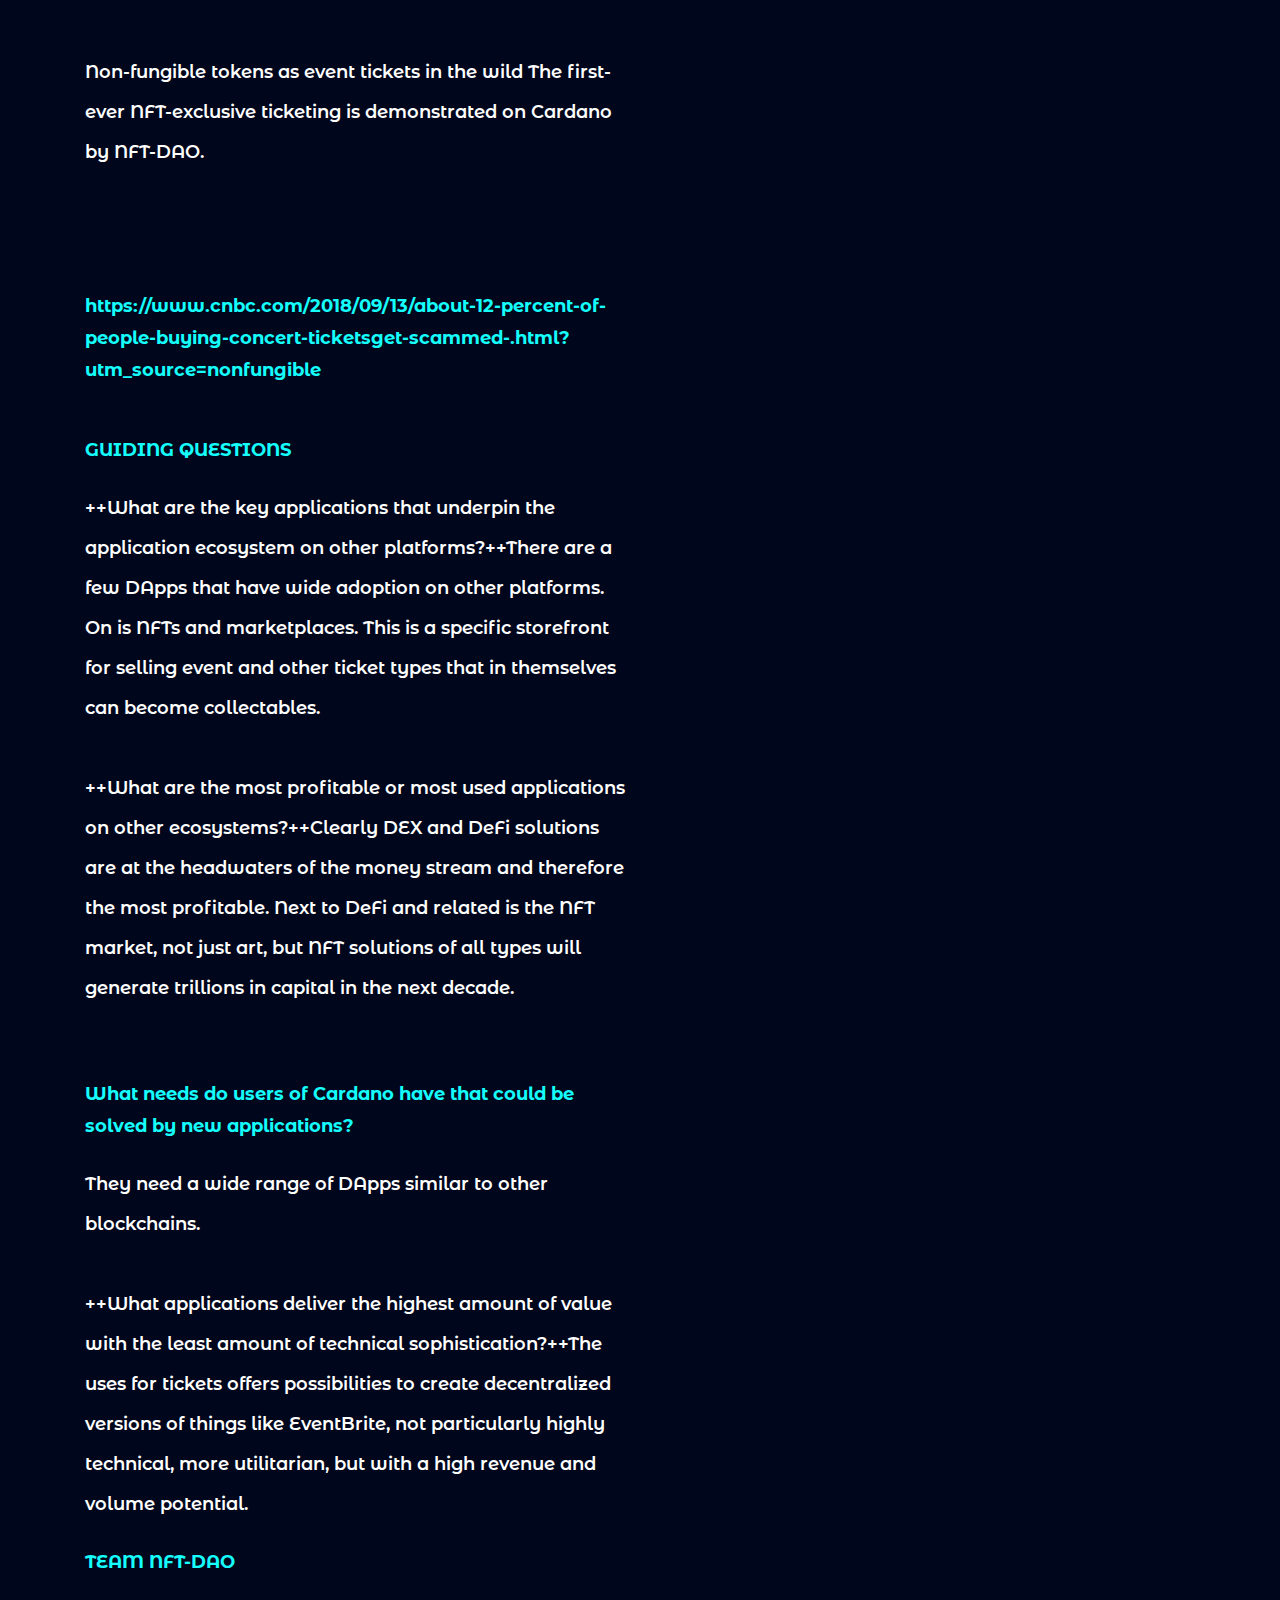
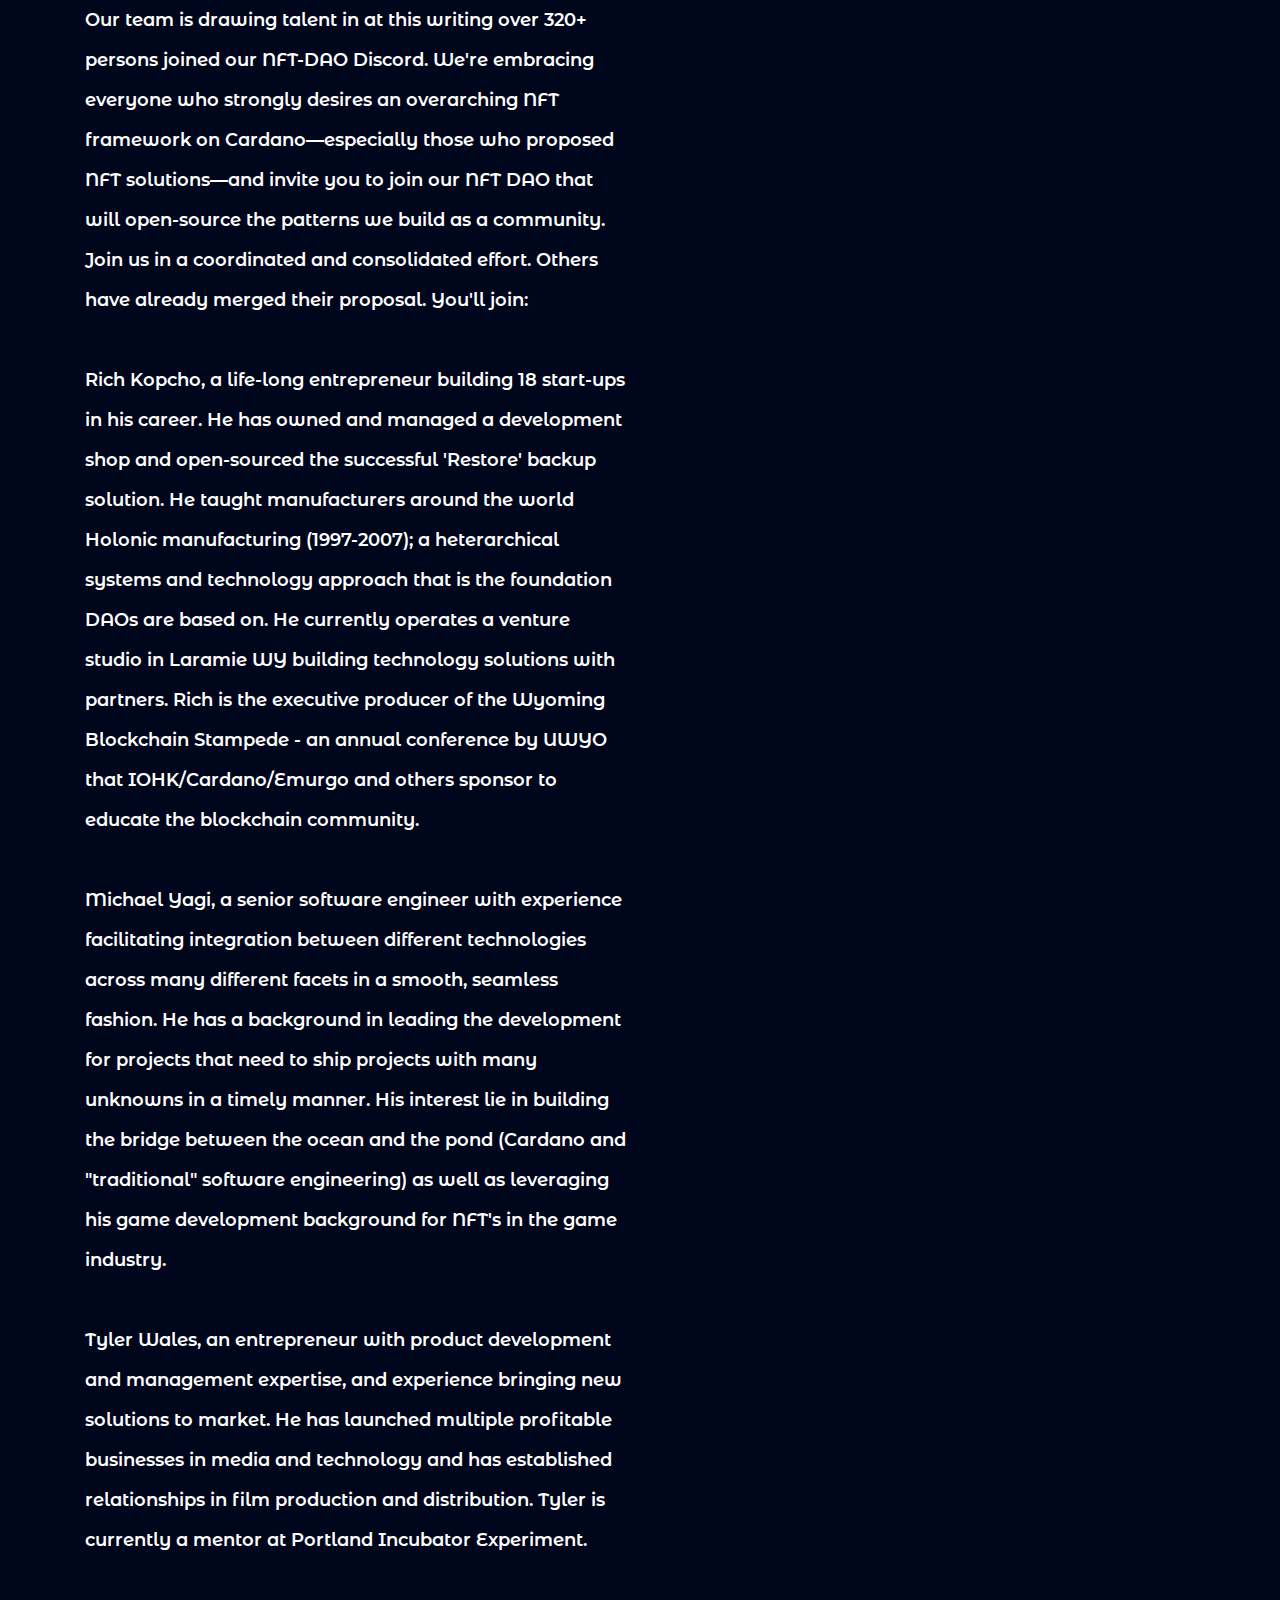
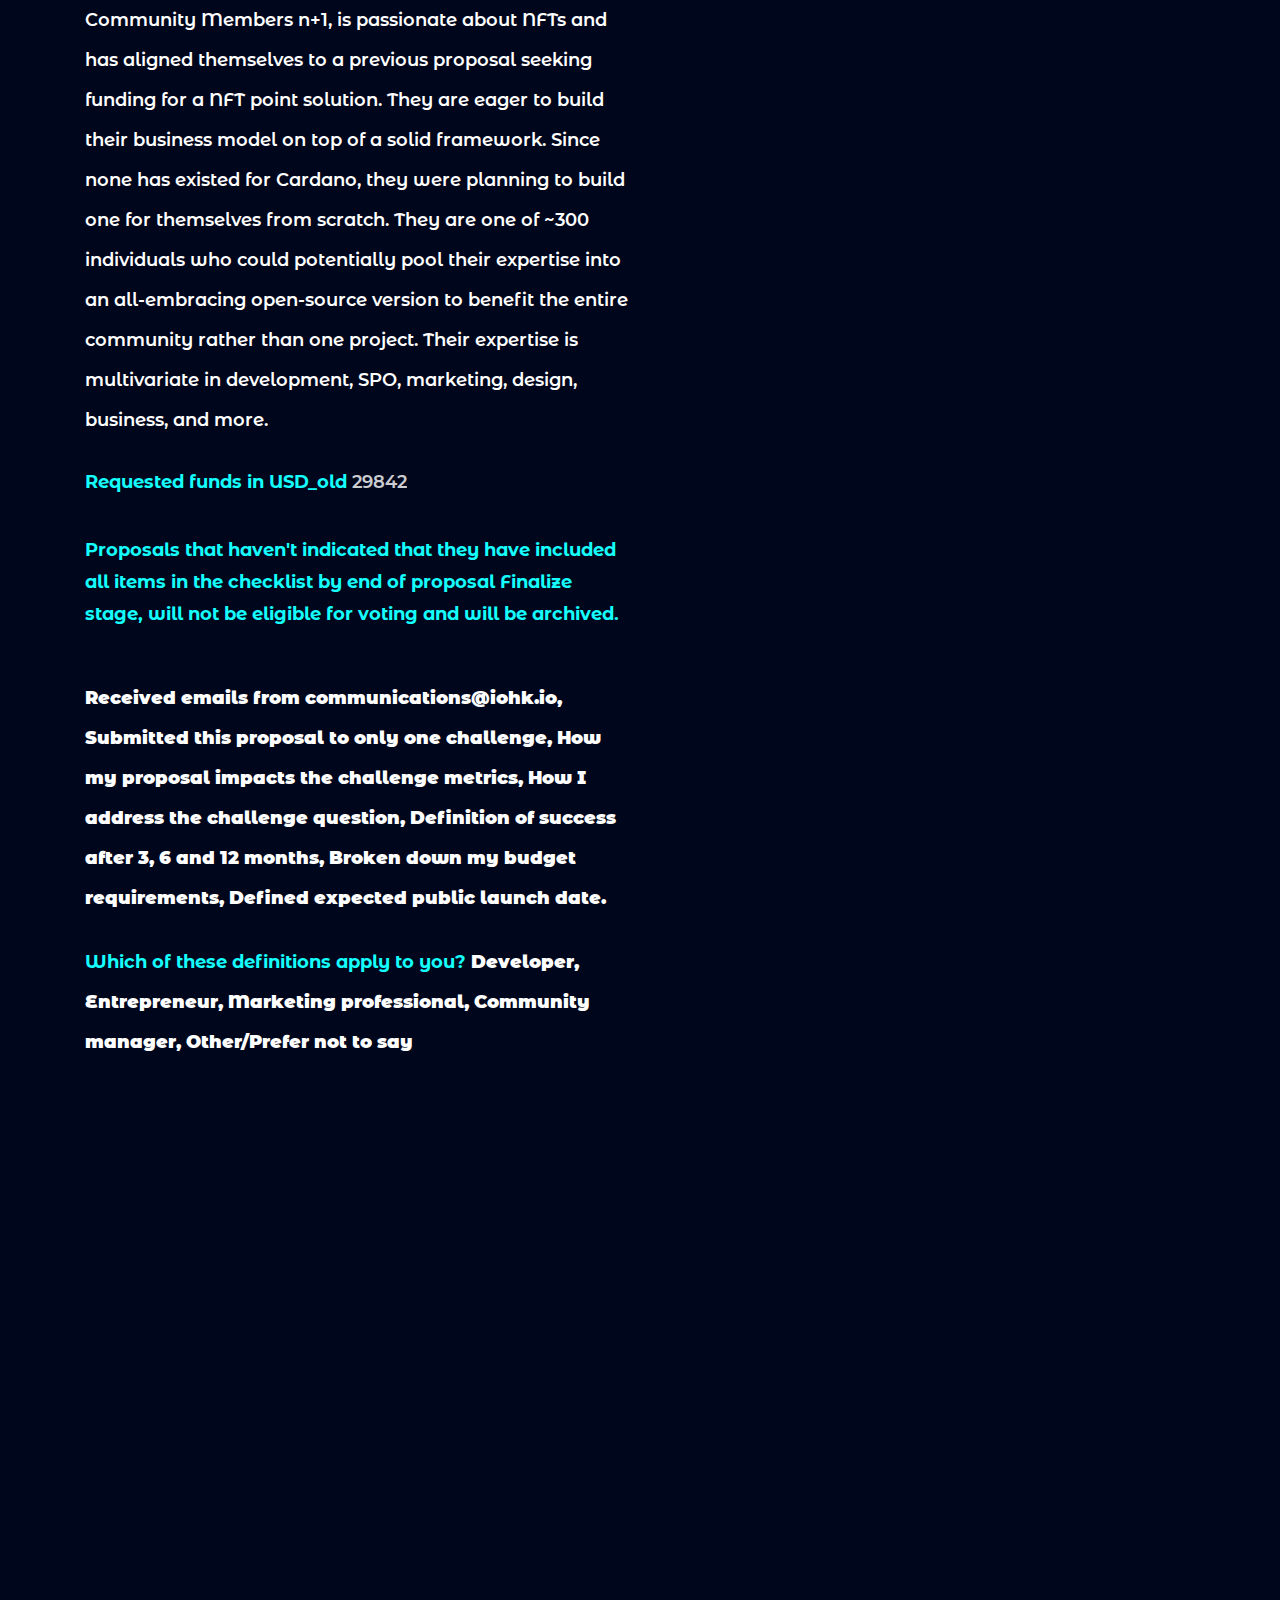
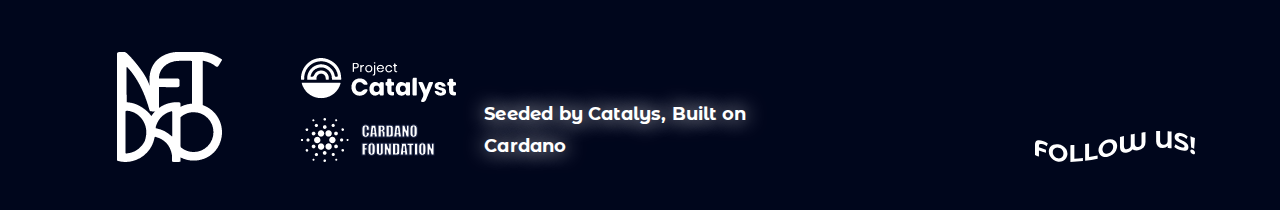
<file: dappsf5.html>
<!DOCTYPE html>
<html lang="en">
   <head>
      <!-- Basic Page Needs
         ================================================== -->
      <meta charset="utf-8" />
      <meta http-equiv="X-UA-Compatible" content="IE=edge" />
      <!-- Specific Meta
         ================================================== -->
      <meta name="viewport" content="width=device-width, initial-scale=1, maximum-scale=1" />
      <!-- Titles
         ================================================== -->
      <!-- Favicons
         ================================================== -->
      <!-- <link rel="shortcut icon" href="assets/images/favicon.ico" />
         <link rel="apple-touch-icon" sizes="72x72" href="assets/images/android-icon-72x72.png" />
         <link rel="apple-touch-icon" sizes="114x114" href="assets/images/apple-icon-144x144.png" /> -->
      <!-- Custom Font
         ================================================== -->
      <link
         href="https://fonts.googleapis.com/css2?family=Dosis:wght@400;500;600;700;800&family=Inter:wght@400;500;600;700&display=swap"
         rel="stylesheet">
      <!-- CSS
         ================================================== -->
      <link rel="preconnect" href="https://fonts.googleapis.com">
      <link rel="preconnect" href="https://fonts.gstatic.com" crossorigin>
      <link href="https://fonts.googleapis.com/css2?family=Montserrat+Alternates:wght@400;500;600;700;800&family=Inter:wght@400;500;600;700&&display=swap" rel="stylesheet">
      <link rel="stylesheet" href="assets/css/bootstrap.min.css" />
      <link rel="stylesheet" href="assets/css/owl.carousel.min.css" />
      <link rel="stylesheet" href="assets/css/simple-scrollbar.css" />
      <link rel="stylesheet" href="assets/css/odometer-theme-default.css" />
      <link rel="stylesheet" href="assets/css/fontawesome.all.min.css" />
      <link rel="stylesheet" href="assets/css/style.css" />
      <script src="assets/js/modernizr.min.js"></script>
   </head>
   <body data-bs-spy="scroll" data-bs-target=".navigation-area">
      <!--~~~~~~~~~~~~~~~~~~~~~~~~~~~~~~~~~~~~~~~
         Start Site Header
         ~~~~~~~~~~~~~~~~~~~~~~~~~~~~~~~~~~~~~~~~-->
      <header class="site-header default-header-style">
         <div class="container">
            <div class="row align-items-center">
               <div class="col-12">
                  <div class="navigation-area">
                     <!-- Site Branding -->
                     <div class="site-branding">
                        <a href="index.html">
                        <img src="assets/images/logo.png" alt="Site Logo" />
                        </a>
                     </div>
                     <!--  /.site-branding -->
                     <!-- Site Navigation -->
                     <div class="site-navigation">
                        <nav class="navigation">
                           <!-- Main Menu -->
                           <div class="menu-wrapper">
                              <div class="menu-content">
                                 <ul class="mainmenu">
                                    <li>
                                       <a class="nav-link" href="index.html">Completed Projects</a>
                                    </li>
                                    <li>
                                       <a class="nav-link" href="index.html">Goals</a>
                                    </li>
                                    <li>
                                       <a class="nav-link" href="index.html">Current Projects</a>
                                    </li>
                                    <li>
                                       <a class="nav-link" href="index.html">About</a>
                                    </li>
                                    <li>
                                       <a class="nav-link" href="index.html">Our NFTs</a>
                                    </li>
                                    <li>
                                       <a href="contact.html"><button  class="costume-btn">JOIN US</button></a> 
                                    </li>
                                 </ul>
                                 <!-- /.menu-list -->
                              </div>
                              <!-- /.hours-content-->
                           </div>
                           <!-- /.menu-wrapper -->
                        </nav>
                     </div>
                     <!-- /.site-navigation -->
                     <div class="hamburger-menus">
                        <span></span>
                        <span></span>
                        <span></span>
                     </div>
                     <!-- /.hamburger-menus -->
                  </div>
                  <!-- /.navigation-area -->
               </div>
               <!-- /.col-12 -->
            </div>
            <!-- /.row -->
         </div>
         <!-- /.container-fluid -->
         <div class="mobile-sidebar-menu sidebar-menu">
            <div class="overlaybg"></div>
         </div>
      </header>
      <!--~~./ end site header ~~-->
      <!--********************************************************-->
      <!--********************* SITE CONTENT *********************-->
      <!--********************************************************-->
      <div class="site-content">
         <div class="wrapper">
            <div class="container">
               <div class="row">
                  <div class="col-lg-6 left-sided">
                     <span class=" badge-pill badge-primary page-badge">FUND 5</span>
                     <h3 class="page-header-title mt-5">F5: Dapps & Integrations</h3>
                     <h3 class="page-main-title">NFT-DAO EZ-Ticket dispenser</h3>
                     <p class="page-subtitle mt-5">Problem statement:</p>
                     <p class="page-plain-text"> Ticket authenticity and scalping at much higher prices make it difficult to control who is buying, selling, or redeeming a ticket.</p>
                     <p class="page-subtitle">Describe your solution to the problem</p>
                     <p class="page-plain-text">With NFTs, smart tickets are verifiable, interoperable and have clear ownership. A ticket redeemed at an event lives on in digital wallets.</p>
                     <p class="page-subtitle">Relevant experience</p>
                     <p class="page-plain-text">NFT-DAO has committed developers and over 30 qualified marketing, graphics and business professionals contributing to the NFT Framework.
                    </p>
                  </div>
                  <div class="col-lg-6">
                  </div>
               </div>
               <div class="row">
                   
                  <div class="col-lg-6 left-sided mt-5">
                     <h3 class="page-header-title">Website/GitHub repository (not required)  <p class="page-subtitle">https://github.com/NFT-DAO</p>Detailed plan - Fill in here any additional details
                         <br/>
                         <br/>
                         --------------------------------------------------------------------------------------
                         <br/> 
                         <br/>
                         EZ-Ticket (Tikkit.app)</h3>
                     <p class="page-plain-text">
                        Events tickets are a high volume potential use case for NFTs
                        </p>
                     <p class="page-subtitle">How?</p>
                     <p class="page-plain-text-but-lighter">
                        Build a NFT storefront that can add great value to ticketing companies and change conventional ticketing to smart ticketing.
                        <br/><br/> 
                        </p>
                        <p class="page-subtitle">Why?</p>
                        <p class="page-plain-text">
                            * With NFTs, smart tickets are verifiable, interoperable and have clear ownership.<br/><br/> 
                            * A ticket doesn't need to die after being redeemed at an event. It can live on in digital wallets of the user's choice.<br/><br/> 
                            * Current tickets themselves are collectable items memorializing events attended. NFT's make them even more so.<br/><br/> 
                            * Large volumes of NFTs can be required for events and other purposes.<br/><br/> 
                      </p>
                      <p class="page-subtitle">PROJECT SCOPE</p>
                      <p class="page-plain-text">
                        * Build a ticketing specific DApp storefront and API on the NFT Framework Collab.<br/><br/> 
                        * Deploy the server-side code in a decentralized network configuration.<br/><br/> 
                        * Operate the client-side as a perpetual service to the Cardano community of developers and users. Provide support, maintenance and upgrades.<br/><br/> 
                    </p>
                    <p class="page-subtitle">BENEFITS</p>
                    <p class="page-plain-text">
                        * Creates a method for events, marketplaces or projects to mint and sell tickets with verifiable provenance.<br/><br/> 
                        * Builds DApps on Cardano that prove the chain is attracting meaningful DApps.<br/><br/> 
                        * Offers a business model extension to the NFT Framework we are building for the community.<br/><br/> 
                     </p>
                     <p class="page-subtitle">SCHEDULE</p>
                    <p class="page-plain-text">
                        * General Availability (GA) 3-months post funding.
                     </p>
                     <p class="page-subtitle">PLAN AND BUDGET</p>
                     
                        <h3 class="page-header-title">
                            Phase 1
                        </h3>
                        <p class="page-plain-text">
                        - Research and design the DApp and use cases
                        - Market testing the concept and the potential uptake on the service
                        (In process already within NFT-DAO working groups, and a test ticket for Akkadia is already an NFT)
                        <br/><br/> <br/><br/>
                        </p>
                         
                        
                        <h3 class="page-header-title">
                            Phase 2
                        </h3>
                        <p class="page-plain-text">
                        - Prioritize Resource Utilization
                        - Assign teams and workload
                        - NFT-DAO will handle the commercialization (requirements, website, market research, partnerships, operations)
                        <br/><br/> <br/><br/> 
                         </p>
                        
                        <h3 class="page-header-title">
                            Phase 3
                        </h3>
                        <p class="page-plain-text">
                        - Run Sprints to build all the logic components needed and the UX/UI
                        <br/><br/> <br/><br/>
                        </p>
                        
                        
                        <h3 class="page-header-title">
                            Phase 4
                        </h3>
                        <p class="page-plain-text">
                            - Testing, Audit and hardening (dev/ops teams doing verification testing)
                            <br/><br/> <br/><br/>
                            </p>
                       
                         
                        
                        <h3 class="page-header-title">
                            Phase 5
                        </h3>
                        <p class="page-plain-text">
                            - Go Live (alpha and beta testing in real world conditions)
                      
                            <br/><br/> <br/><br/>
                            </p>
                        
                        <h3 class="page-header-title">
                            Phase 6
                        </h3>
                        <p class="page-plain-text">
                            - G/A Launch (General Availability for developers to use)
                            Total: $29, 842 includes the initial development costs and operational costs for 3-month ramp.
                      
                            <br/><br/> <br/><br/>
                            </p>
     
                    </p>
                    <p class="page-subtitle">DEFINED SUCCESS REPORTING</p>
                    <p class="page-plain-text-but-lighter">
                        3-month: Post funding much of this work will be available to see firsthand and can be followed in the Github repository. The system should be up and running in General Availability (GA).
                        6-month: Active and Fully Operational (FO).
                        12-month: Working within the wider blockchain community with many of the list of collaborators listed below, and adopting our model for use with the wider community.
                    </p>
                    <p class="page-subtitle">BACKGROUND</p>
                    <p class="page-subtitle">Ticket Dispenser—NFT Framework DApp</p>
                    <p class="page-plain-text-but-lighter">
                        Tikkit.app will be one of the storefronts on the NFT Framework Collab. It will resemble 
                        <p class="page-subtitle">https://www.nft.kred/events/tickets</p>
                         but on the Cardano blockchain and a better UX/UI and different features and use models. NFT.Kred is just an example.
                    </p>
                    <p class="page-subtitle">The problems with traditional event ticketing</p>
                    <p class="page-plain-text-but-lighter">
                        Interoperability, scarcity and ownership don't exist on the internet, nor in traditional ticketing. Non-fungible tokens will shake up the ticketing industry and rival traditional companies like Eventbrite.
                    </p>
                    <p class="page-subtitle">Costs</p>
                    <p class="page-plain-text-but-lighter">
                        Event organizers don't have it easy nowadays. They face high upfront costs as well as high risks such as terrorist threats, natural disasters or counterfeiting tickets. On top of that, promoters have to wait until ticketing companies payout ticket sales after the event has finished. Companies like Eventbrite take a high percentage of every ticket sold, which is usually between 2 and 3.5% on every sale, in addition to a set fee. What ticketing companies give in return is a digital ticket sales solution, marketing and sometimes – hardware scanners.

                    </p>
                    <p class="page-subtitle">Scalpers and Authenticity
                    </p>
                    <p class="page-plain-text-but-lighter">
                        Another major issue is that tickets are sold on secondary markets for a much higher price and it is difficult to control who is buying, selling, or redeeming a ticket. On average, 12% of people buying concert tickets get scammed*. In short, the whole ticket sales cycle is a mess.
                    </p>
                    <p class="page-subtitle">Where do NFTs come in?
                    </p>
                    <p class="page-plain-text-but-lighter">
                        NFTs can add great value to ticketing companies and change conventional ticketing to smart ticketing. With NFTs, smart tickets are verifiable, interoperable and have clear ownership. A ticket does not die after being redeemed at an event but, lives on in digital wallets of the user's choice.
                    </p>
                    <p class="page-subtitle">Costs
                    </p>
                    <p class="page-plain-text-but-lighter">
                        The costs associated with building and minting non-fungible tokens is negligible, especially compared to traditional ticketing infrastructure. Structured correctly, hundreds or even thousands of NFTs (smart tickets) could be created for less than a couple of dollars. Not only do tickets cost less to produce, but they are also unforgeable – the event organizers can easily, quickly, and without a question validate the authenticity and history of ownership.
                    </p>
                    <p class="page-subtitle">Scalpers and Authenticity

                    </p>
                    <p class="page-plain-text-but-lighter">
                        This is where the blockchain truly shines. Where re-sale is acceptable, using non-fungible tokens built on top of blockchain technology enables an end-user to verify and validate the authenticity of the ticket with absolute certainty.
                        Where scalping/resale of an event's ticket is strictly forbidden, and the event organizers can enforce this without error. NFTs can be made non-transferrable in computer code and prevent the transfer of tickets.
                        
                    </p>

                    <br/><br/>
                    <p class="page-plain-text-but-lighter">
                        Non-fungible tokens as event tickets in the wild
                        The first-ever NFT-exclusive ticketing is demonstrated on Cardano by NFT-DAO.
                    </p>
                    <br/><br/><br/><br/>
                    <p class="page-subtitle">https://www.cnbc.com/2018/09/13/about-12-percent-of-people-buying-concert-ticketsget-scammed-.html?utm_source=nonfungible
                    </p>
                  </div>
                  <div class="col-lg-6">
                  </div>
               </div>
               <div class="row">
                  <div class="col-lg-6 left-sided mt-5">
                     <p class="page-subtitle">GUIDING QUESTIONS</p>
                     <p class="page-plain-text-but-lighter">

                        ++What are the key applications that underpin the application ecosystem on other platforms?++There are a few DApps that have wide adoption on other platforms. On is NFTs and marketplaces. This is a specific storefront for selling event and other ticket types that in themselves can become collectables.
                        <br/><br/>
                        ++What are the most profitable or most used applications on other ecosystems?++Clearly DEX and DeFi solutions are at the headwaters of the money stream and therefore the most profitable. Next to DeFi and related is the NFT market, not just art, but NFT solutions of all types will generate trillions in capital in the next decade.
                        </p>
                     <br/><br/>
                     <p class="page-subtitle">What needs do users of Cardano have that could be solved by new applications?</p>
                     <p class="page-plain-text-but-lighter">

                    They need a wide range of DApps similar to other blockchains.
                    <br/><br/>
                    ++What applications deliver the highest amount of value with the least amount of technical sophistication?++The uses for tickets offers possibilities to create decentralized versions of things like EventBrite, not particularly highly technical, more utilitarian, but with a high revenue and volume potential.
                    </p>
                       <p class="page-subtitle">TEAM NFT-DAO</p>
                     <p class="page-plain-text-but-lighter">
                        Our team is drawing talent in at this writing over 320+ persons joined our NFT-DAO Discord. We're embracing everyone who strongly desires an overarching NFT framework on Cardano—especially those who proposed NFT solutions—and invite you to join our NFT DAO that will open-source the patterns we build as a community. Join us in a coordinated and consolidated effort. Others have already merged their proposal. You'll join:
                        <br/><br/>
                        Rich Kopcho, a life-long entrepreneur building 18 start-ups in his career. He has owned and managed a development shop and open-sourced the successful 'Restore' backup solution. He taught manufacturers around the world Holonic manufacturing (1997-2007); a heterarchical systems and technology approach that is the foundation DAOs are based on. He currently operates a venture studio in Laramie WY building technology solutions with partners. Rich is the executive producer of the Wyoming Blockchain Stampede - an annual conference by UWYO that IOHK/Cardano/Emurgo and others sponsor to educate the blockchain community.
                        <br/><br/>
                        Michael Yagi, a senior software engineer with experience facilitating integration between different technologies across many different facets in a smooth, seamless fashion. He has a background in leading the development for projects that need to ship projects with many unknowns in a timely manner. His interest lie in building the bridge between the ocean and the pond (Cardano and "traditional" software engineering) as well as leveraging his game development background for NFT's in the game industry.
                        <br/><br/>
                        Tyler Wales, an entrepreneur with product development and management expertise, and experience bringing new solutions to market. He has launched multiple profitable businesses in media and technology and has established relationships in film production and distribution. Tyler is currently a mentor at Portland Incubator Experiment.
                        <br/><br/>
                        Community Members n+1, is passionate about NFTs and has aligned themselves to a previous proposal seeking funding for a NFT point solution. They are eager to build their business model on top of a solid framework. Since none has existed for Cardano, they were planning to build one for themselves from scratch. They are one of ~300 individuals who could potentially pool their expertise into an all-embracing open-source version to benefit the entire community rather than one project. Their expertise is multivariate in development, SPO, marketing, design, business, and more.
                      </p>
                     <p class="page-subtitle">Requested funds in USD_old
                        <span class="page-plain-text">  
                            29842
                         </span>
                         <br/><br/>
                         Proposals that haven't indicated that they have included all items in the checklist by end of proposal Finalize stage, will not be eligible for voting and will be archived.
                     </p>
                    </div>
                  <div class="col-lg-6">
                   
                  </div>
                  <div class="row mt-5">
                      <div class="col-lg-6">
                        <span class="highlighted-text">  Received emails from communications@iohk.io, Submitted this proposal to only one challenge, How my proposal impacts the challenge metrics, How I address the challenge question, Definition of success after 3, 6 and 12 months, Broken down my budget requirements, Defined expected public launch date.</span>
                        <br/><br/>
                        <p class="page-subtitle">Which of these definitions apply to you?<span class="highlighted-text">  Developer, Entrepreneur, Marketing professional, Community manager, Other/Prefer not to say</span></p>
                      </div>
                      <div class="col-lg-6">
                      </div>
                  </div>
               </div>
            </div>
         </div>
         <footer id="contact-block" class="site-footer">
            <div class="container ">
               <div class="row footer-container align-items-end mb-5">
                  <div class="col-lg-2">
                     <img src="assets/images/logo.png" alt="">
                  </div>
                  <div class="col-lg-2">
                     <div class="col-lg-12">
                        <img src="assets/images/footericon1.png" alt="">
                     </div>
                     <div class="col-lg-12 mt-3">
                        <img src="assets/images/footericon2.png" alt="">
                     </div>
                  </div>
                  <div class="col-lg-4 seeded">
                     <p>Seeded by Catalys, Built on Cardano</p>
                  </div>
                  <div class="col-lg-2 empty"></div>
                  <div class="col-lg-2"><img src="assets/images/followus.svg" alt=""></div>
               </div>
            </div>
         </footer>
         <!--~./ end site footer ~-->
      </div>
      <!--~~./ end site content ~~-->
      <!-- All The JS Files
         ================================================== -->
      <script src="assets/js/jquery.js"></script>
      <script src="assets/js/popper.min.js"></script>
      <script src="assets/js/bootstrap.min.js"></script>
      <script src="assets/js/plugins.js"></script>
      <script src="assets/js/imagesloaded.pkgd.min.js"></script>
      <script src="assets/js/simple-scrollbar.min.js"></script>
      <script src="assets/js/background-parallax.js"></script>
      <script src="assets/js/theia-sticky-sidebar.min.js"></script>
      <script src="assets/js/ResizeSensor.min.js"></script>
      <script src="assets/js/owl.carousel.min.js"></script>
      <script src="assets/js/isotope.pkgd.min.js"></script>
      <script src="assets/js/packery-mode.pkgd.min.js"></script>
      <script src="assets/js/scrolla.jquery.min.js"></script>
      <script src="assets/js/odometer.min.js"></script>
      <script src="assets/js/isInViewport.jquery.js"></script>
      <script src="assets/js/contact.js"></script>
      <script src="assets/js/main.js"></script>
      <!-- main-js -->
   </body>
</html>
</file>
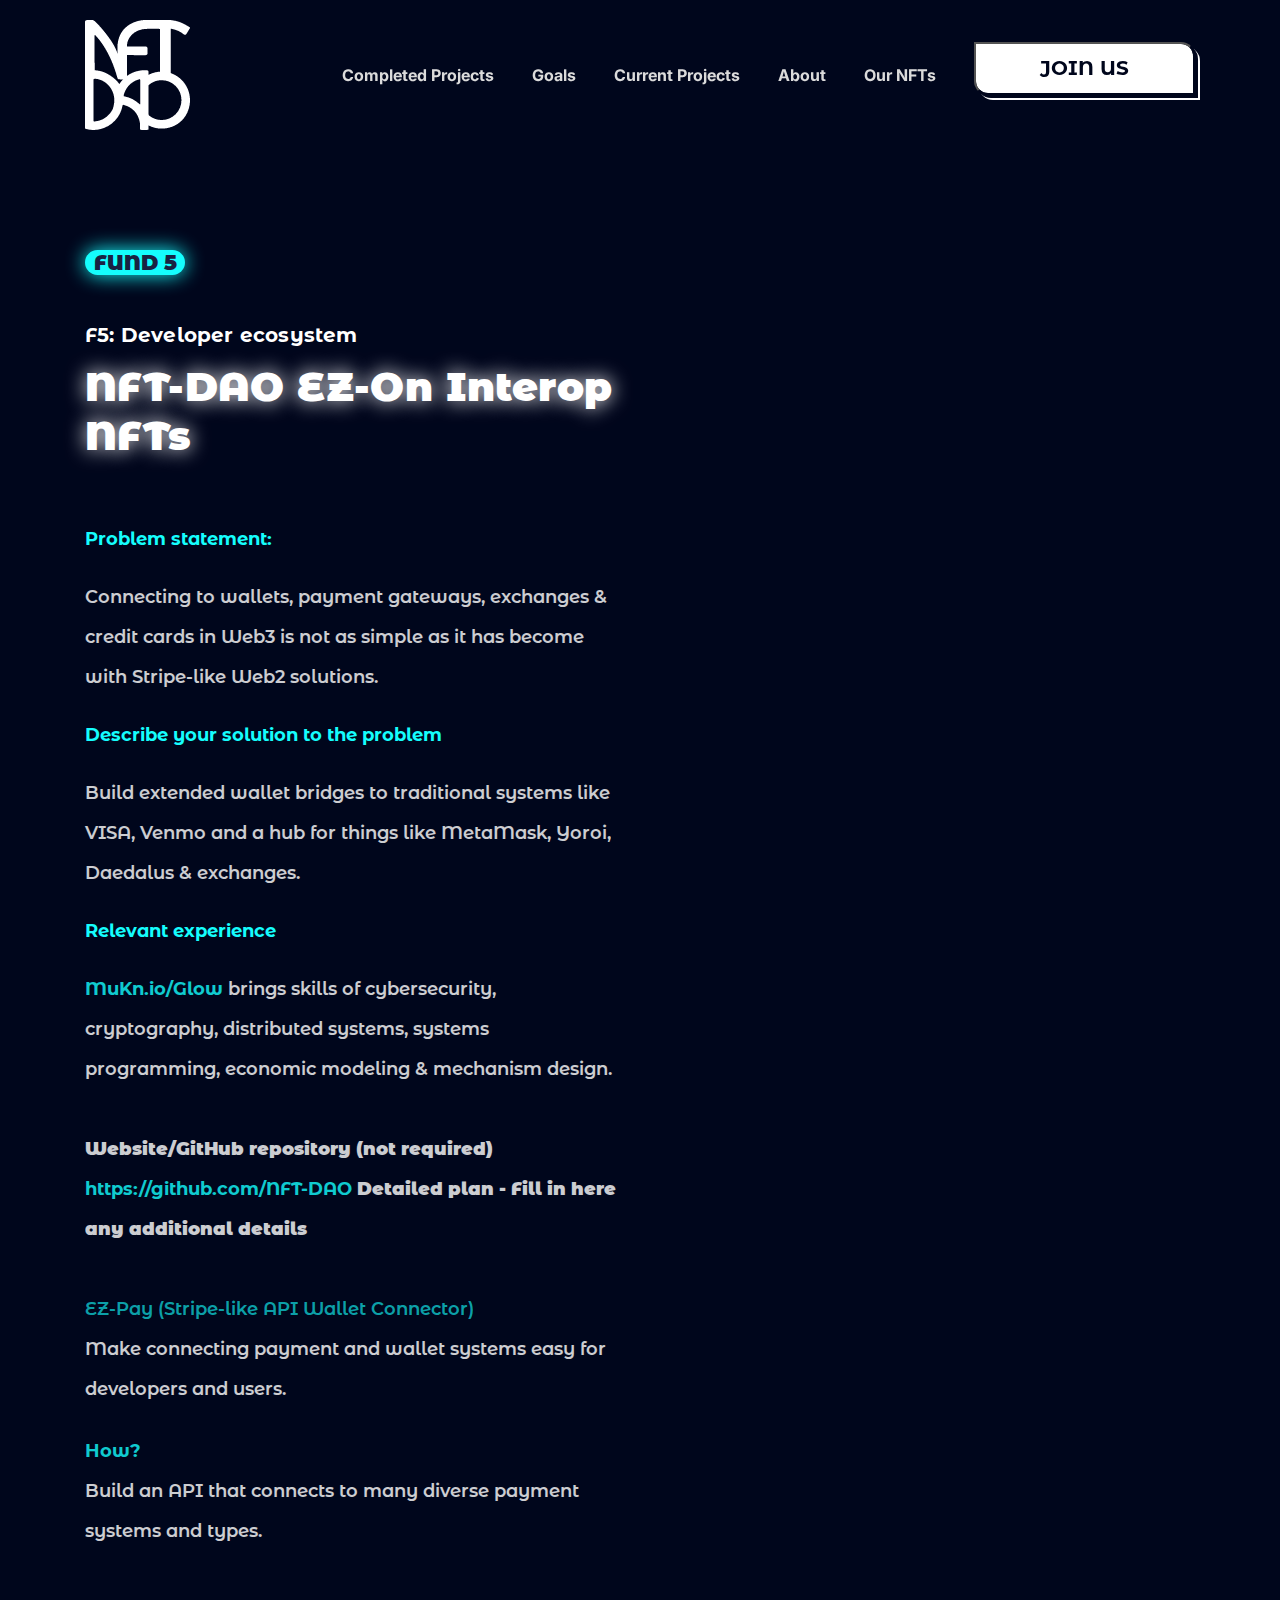
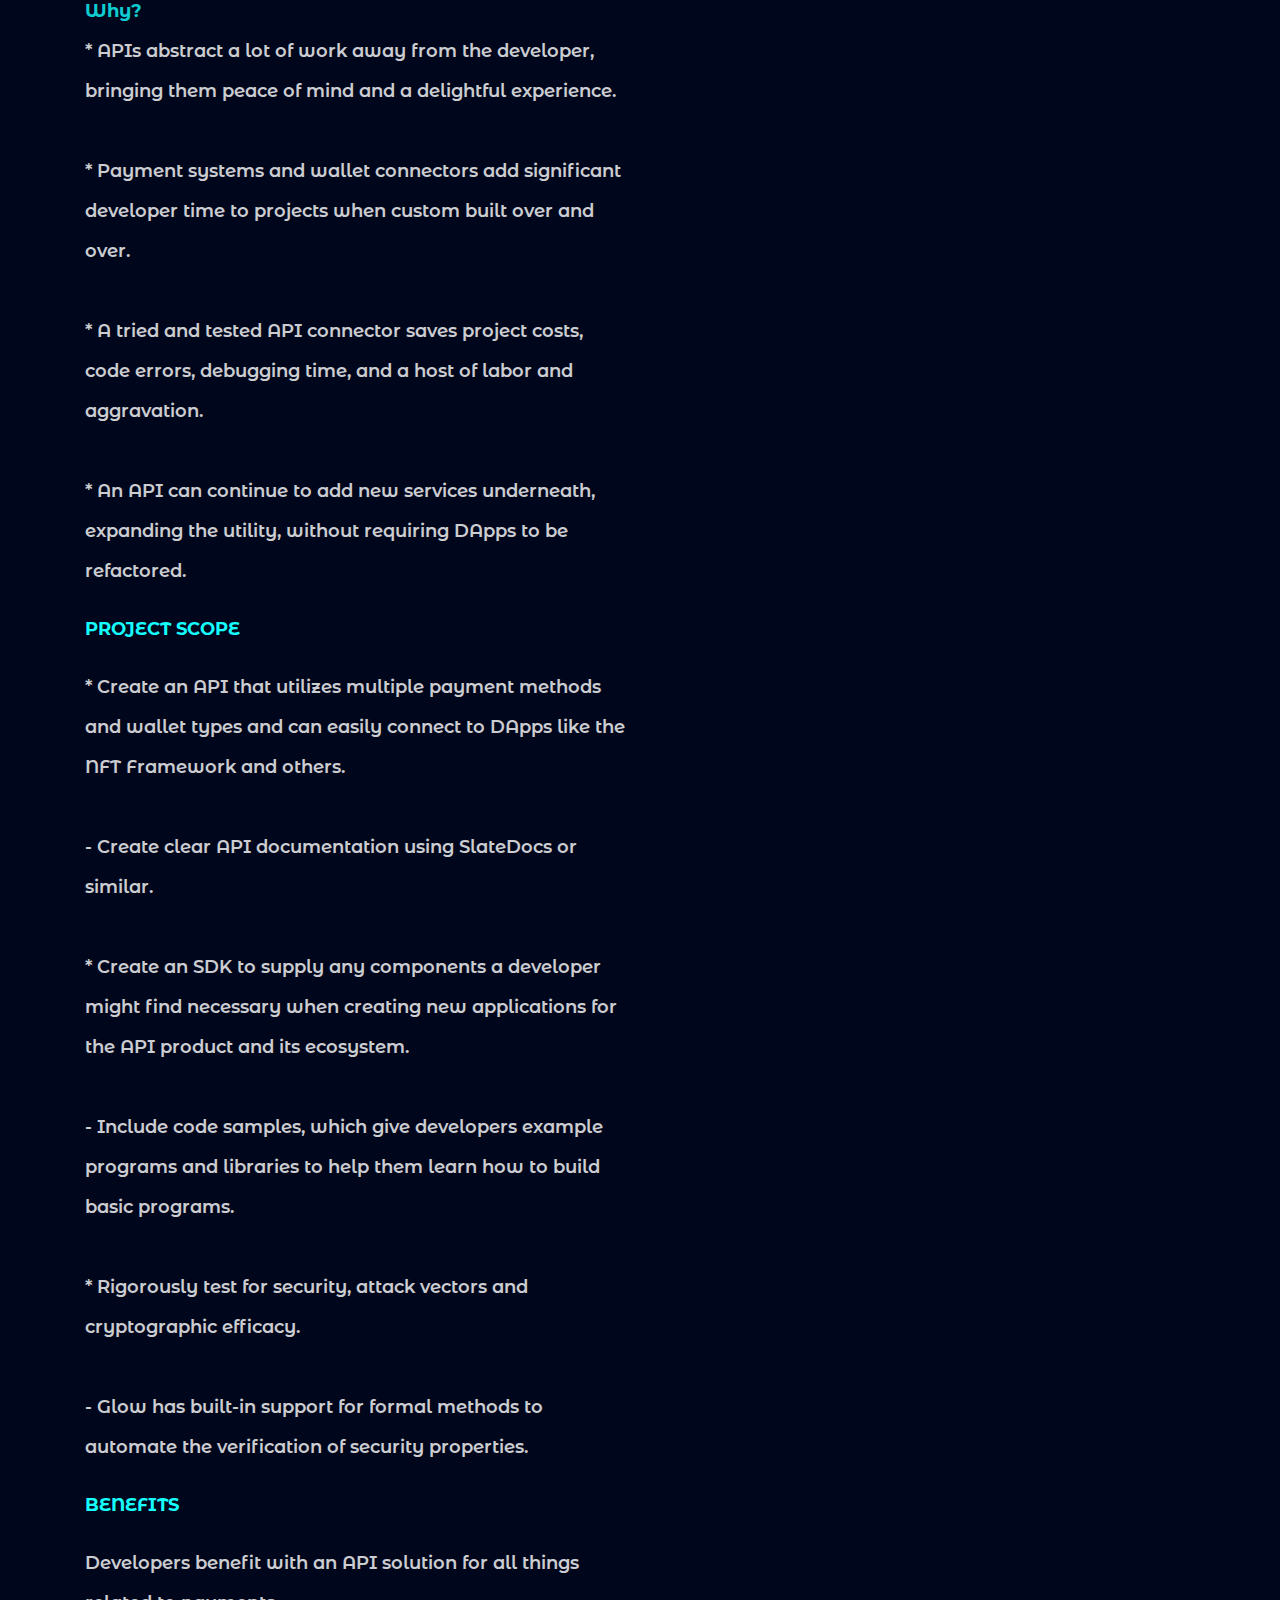
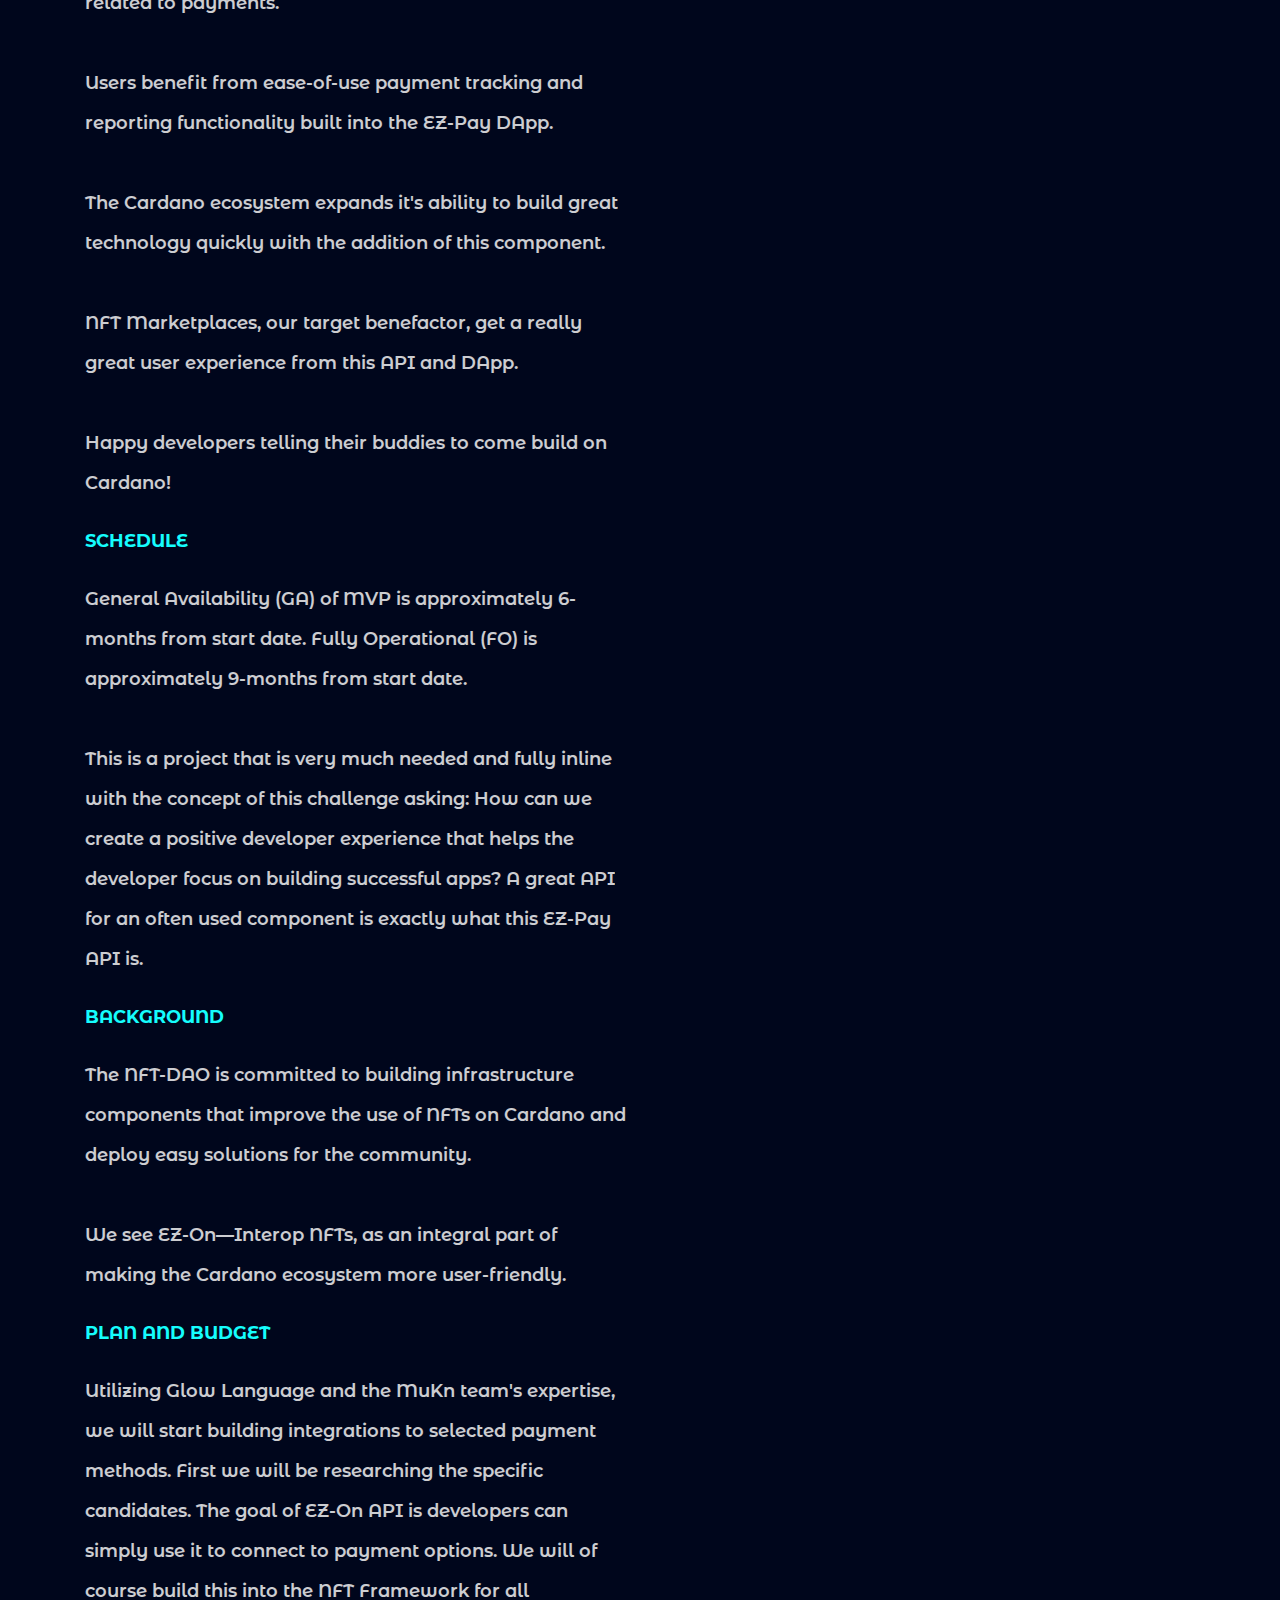
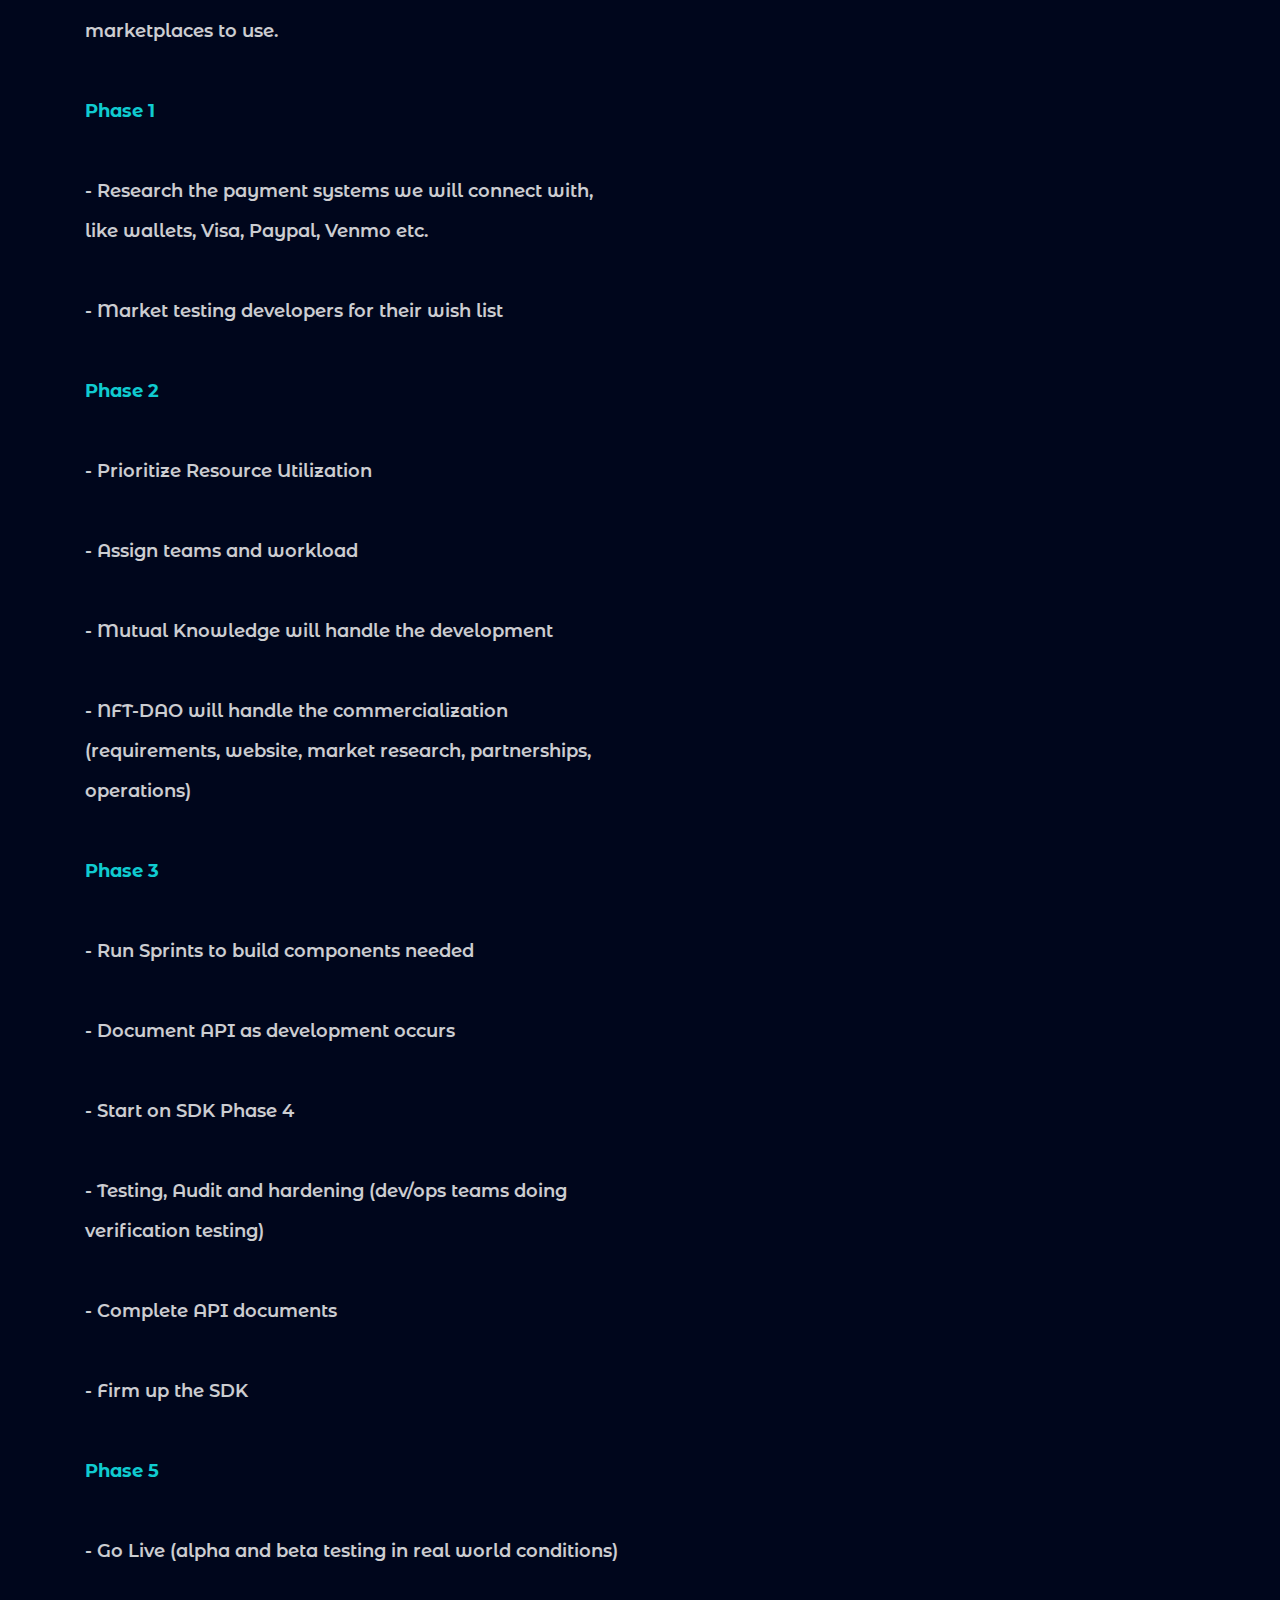
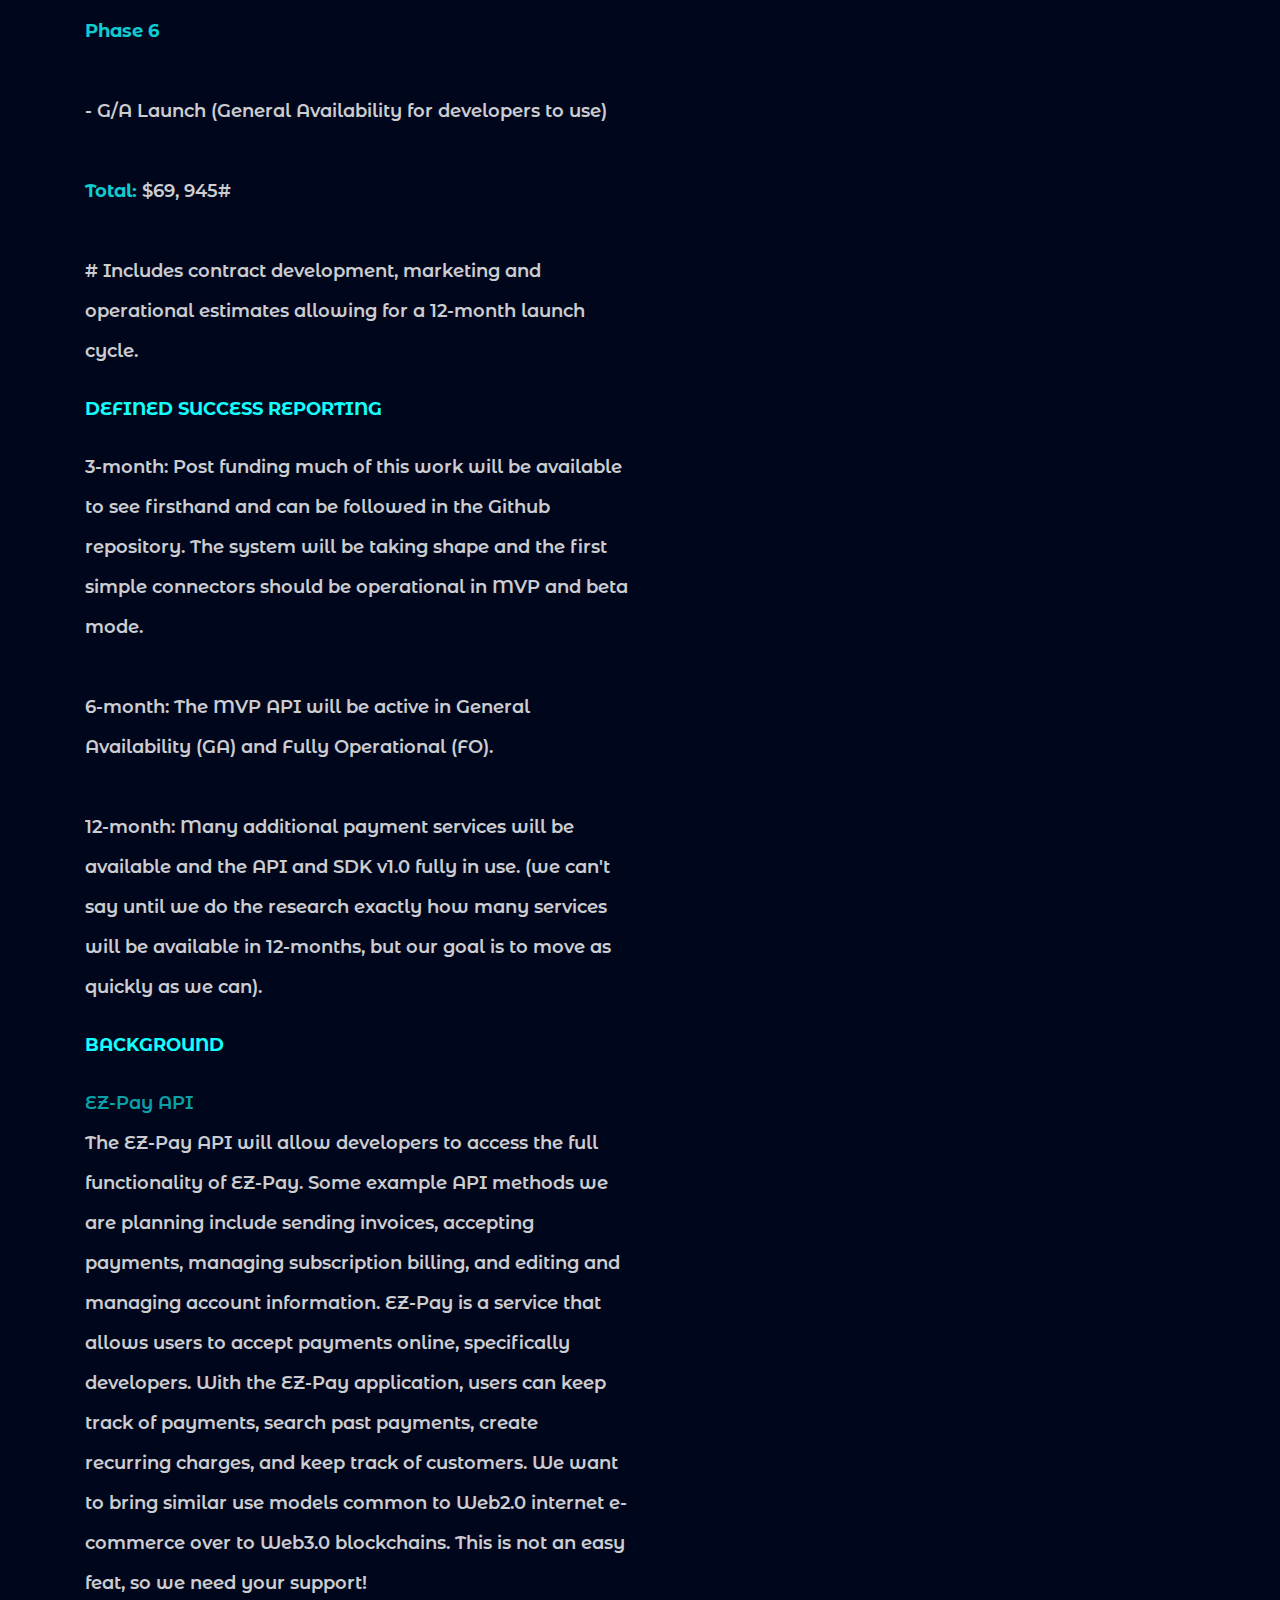
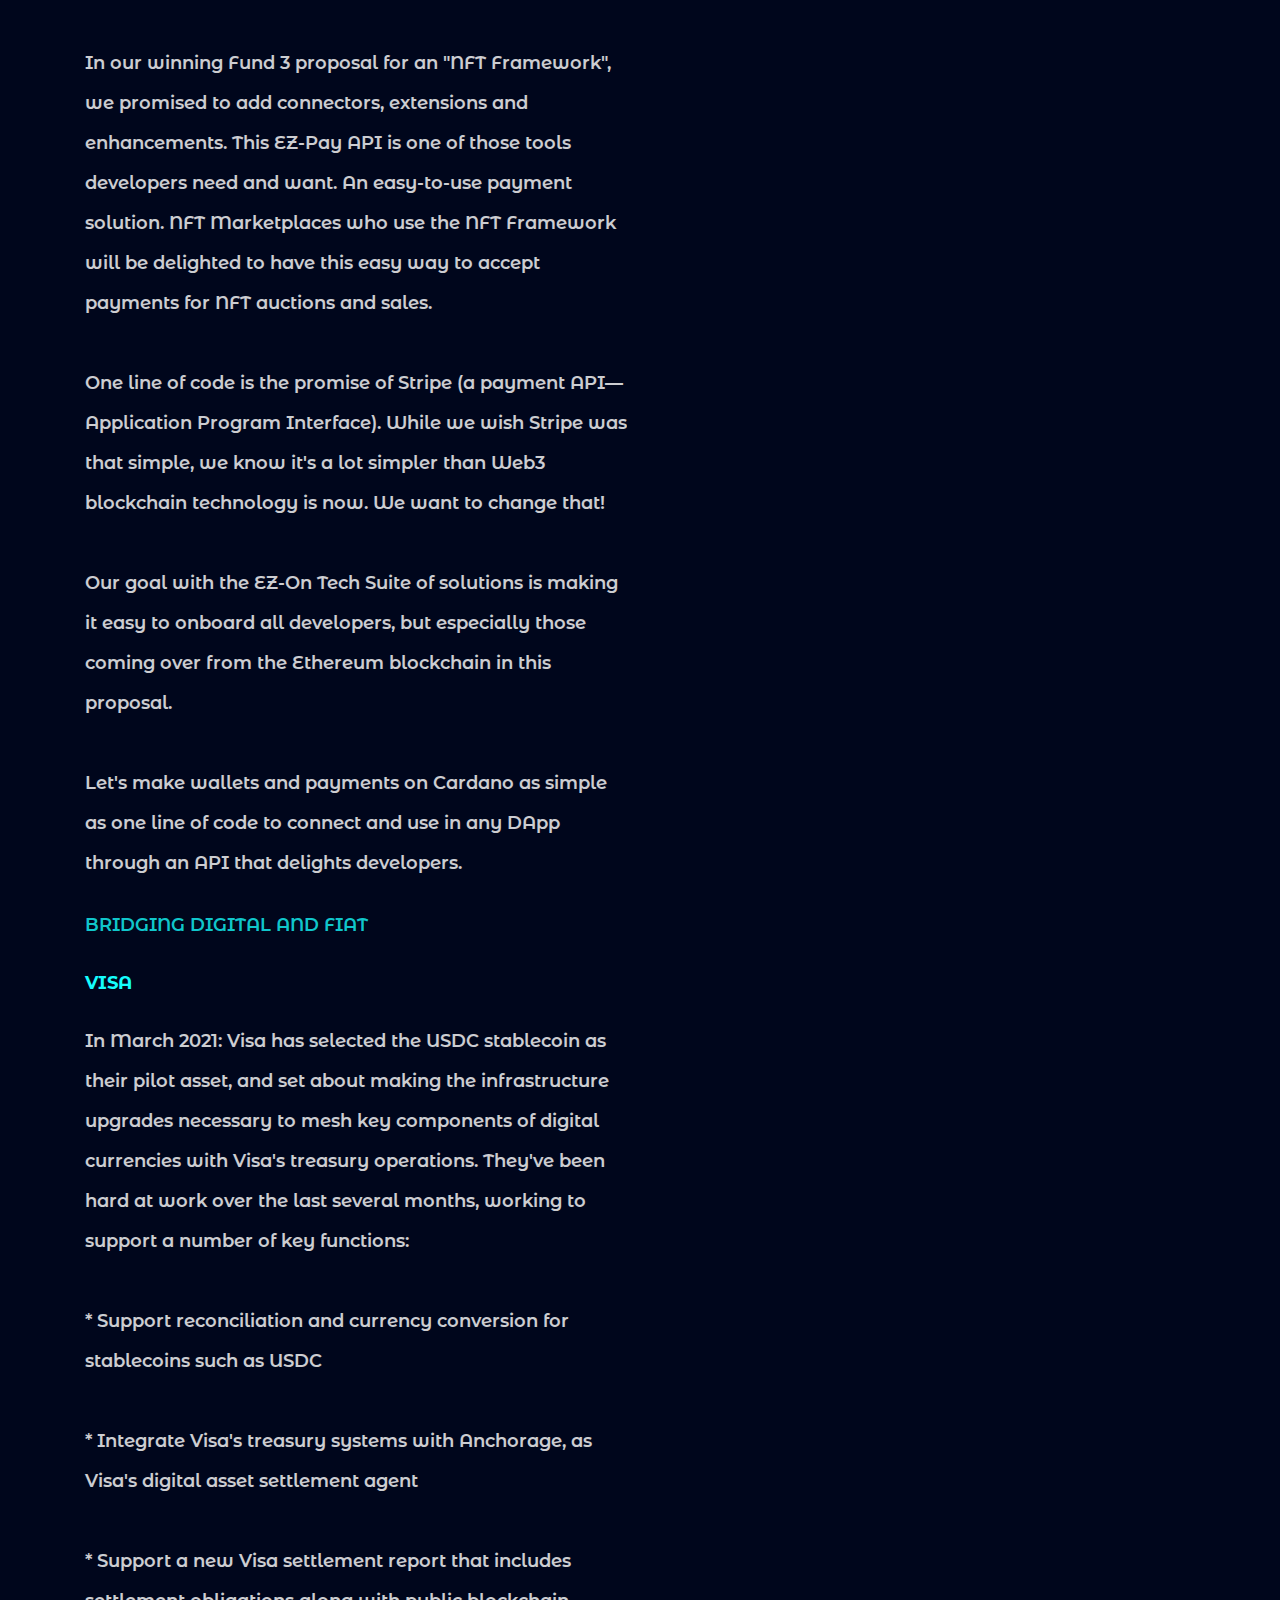
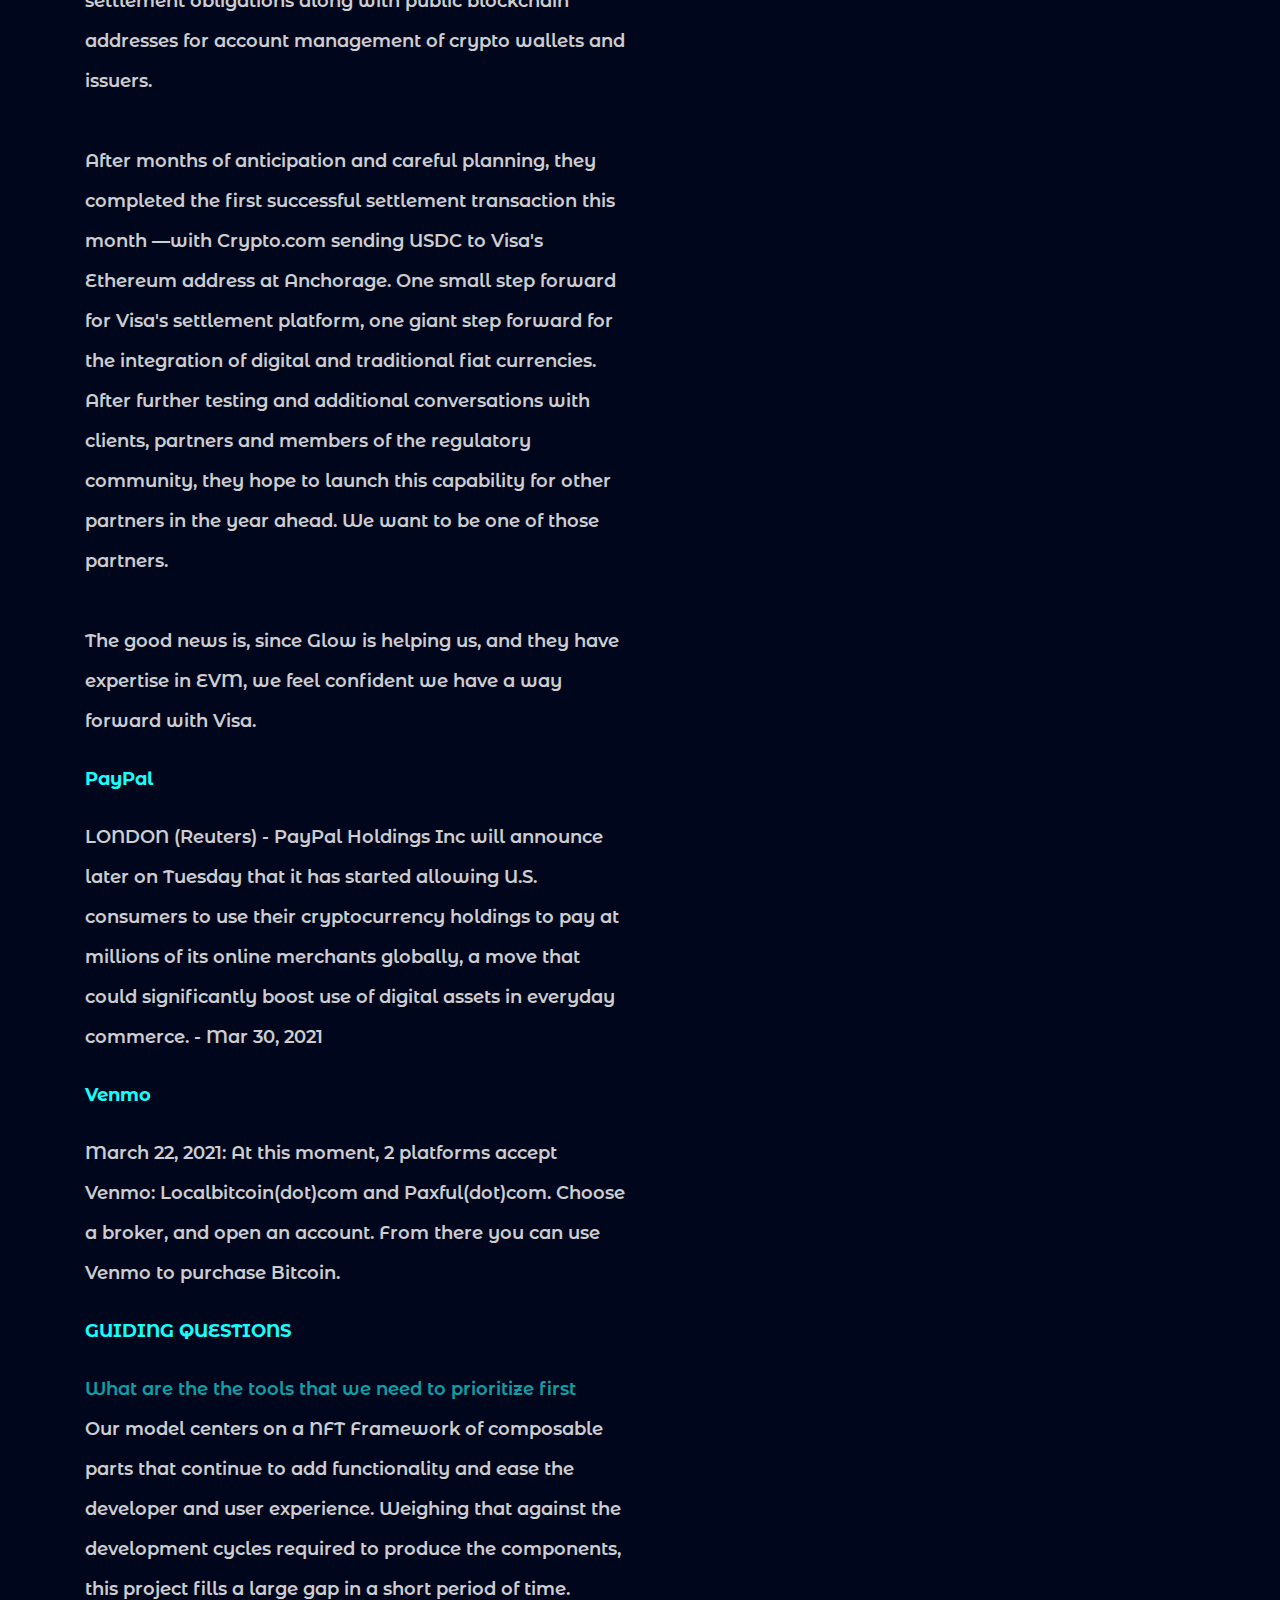
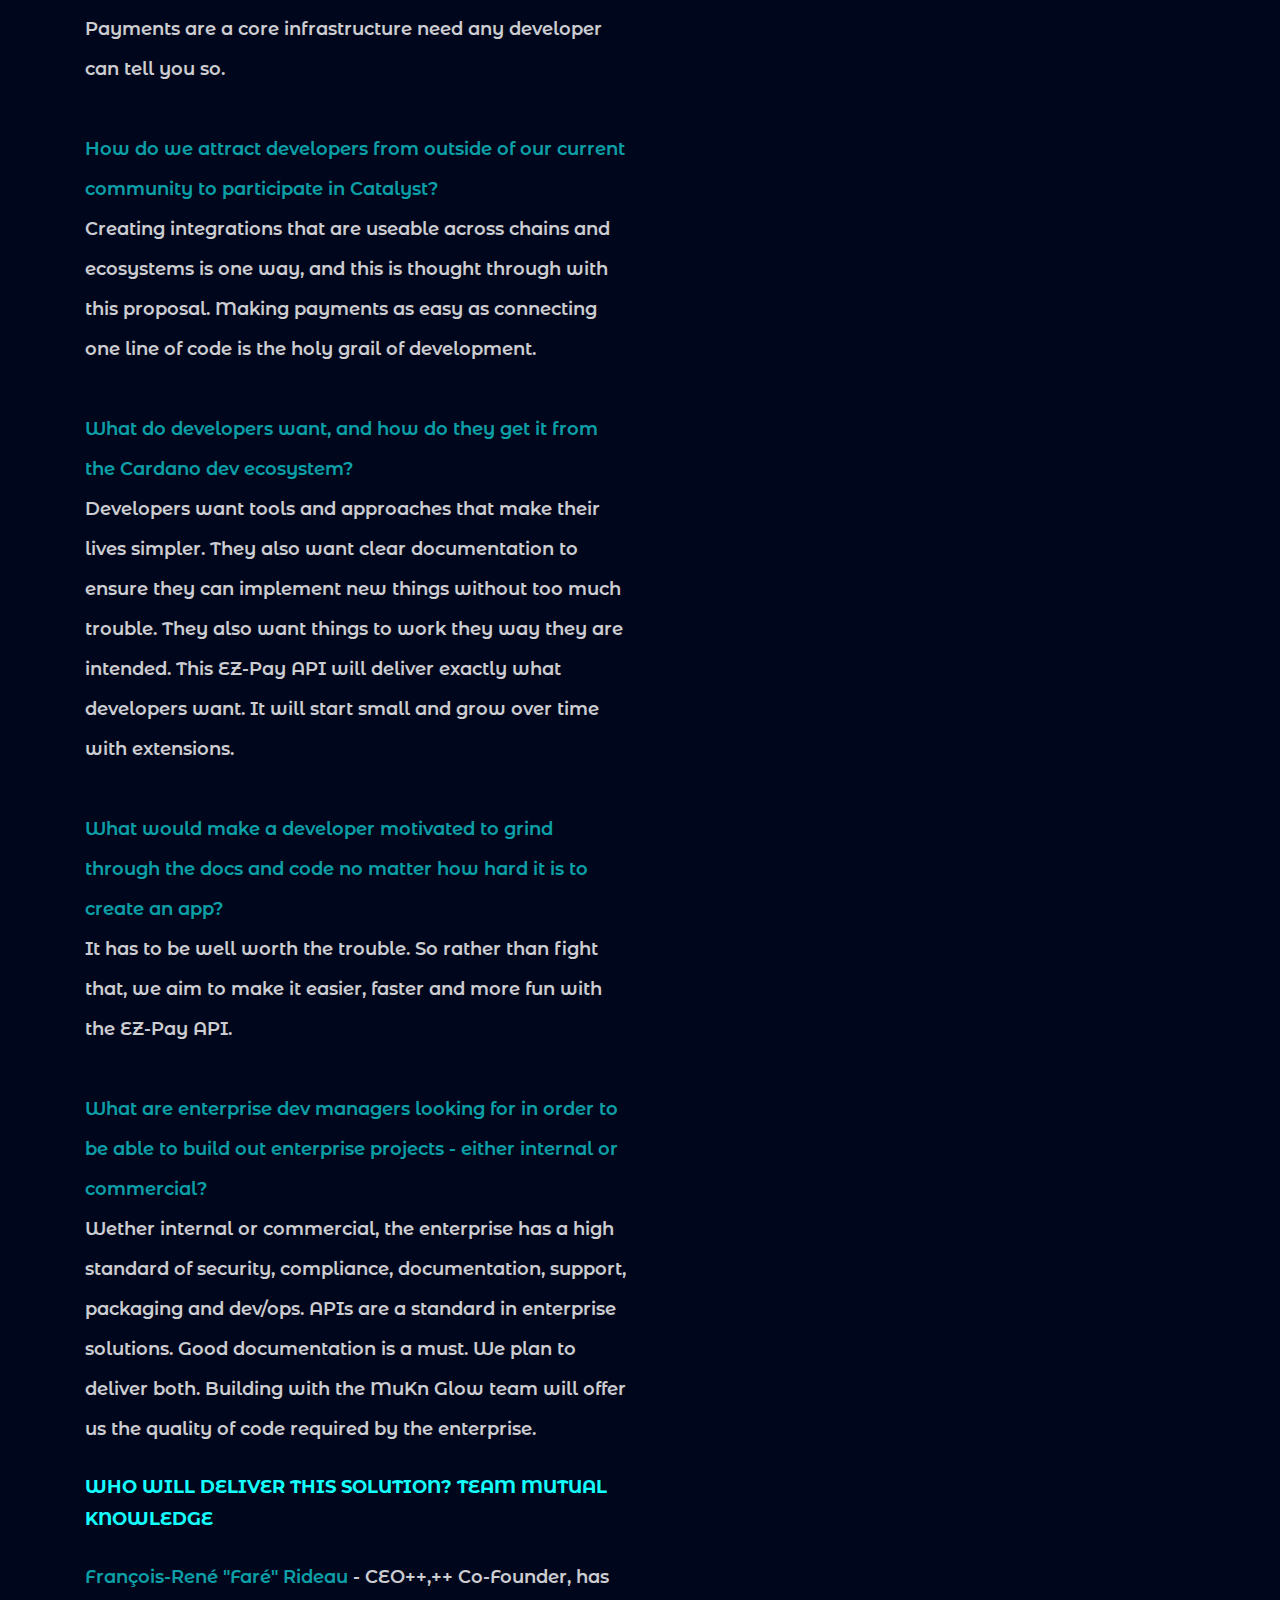
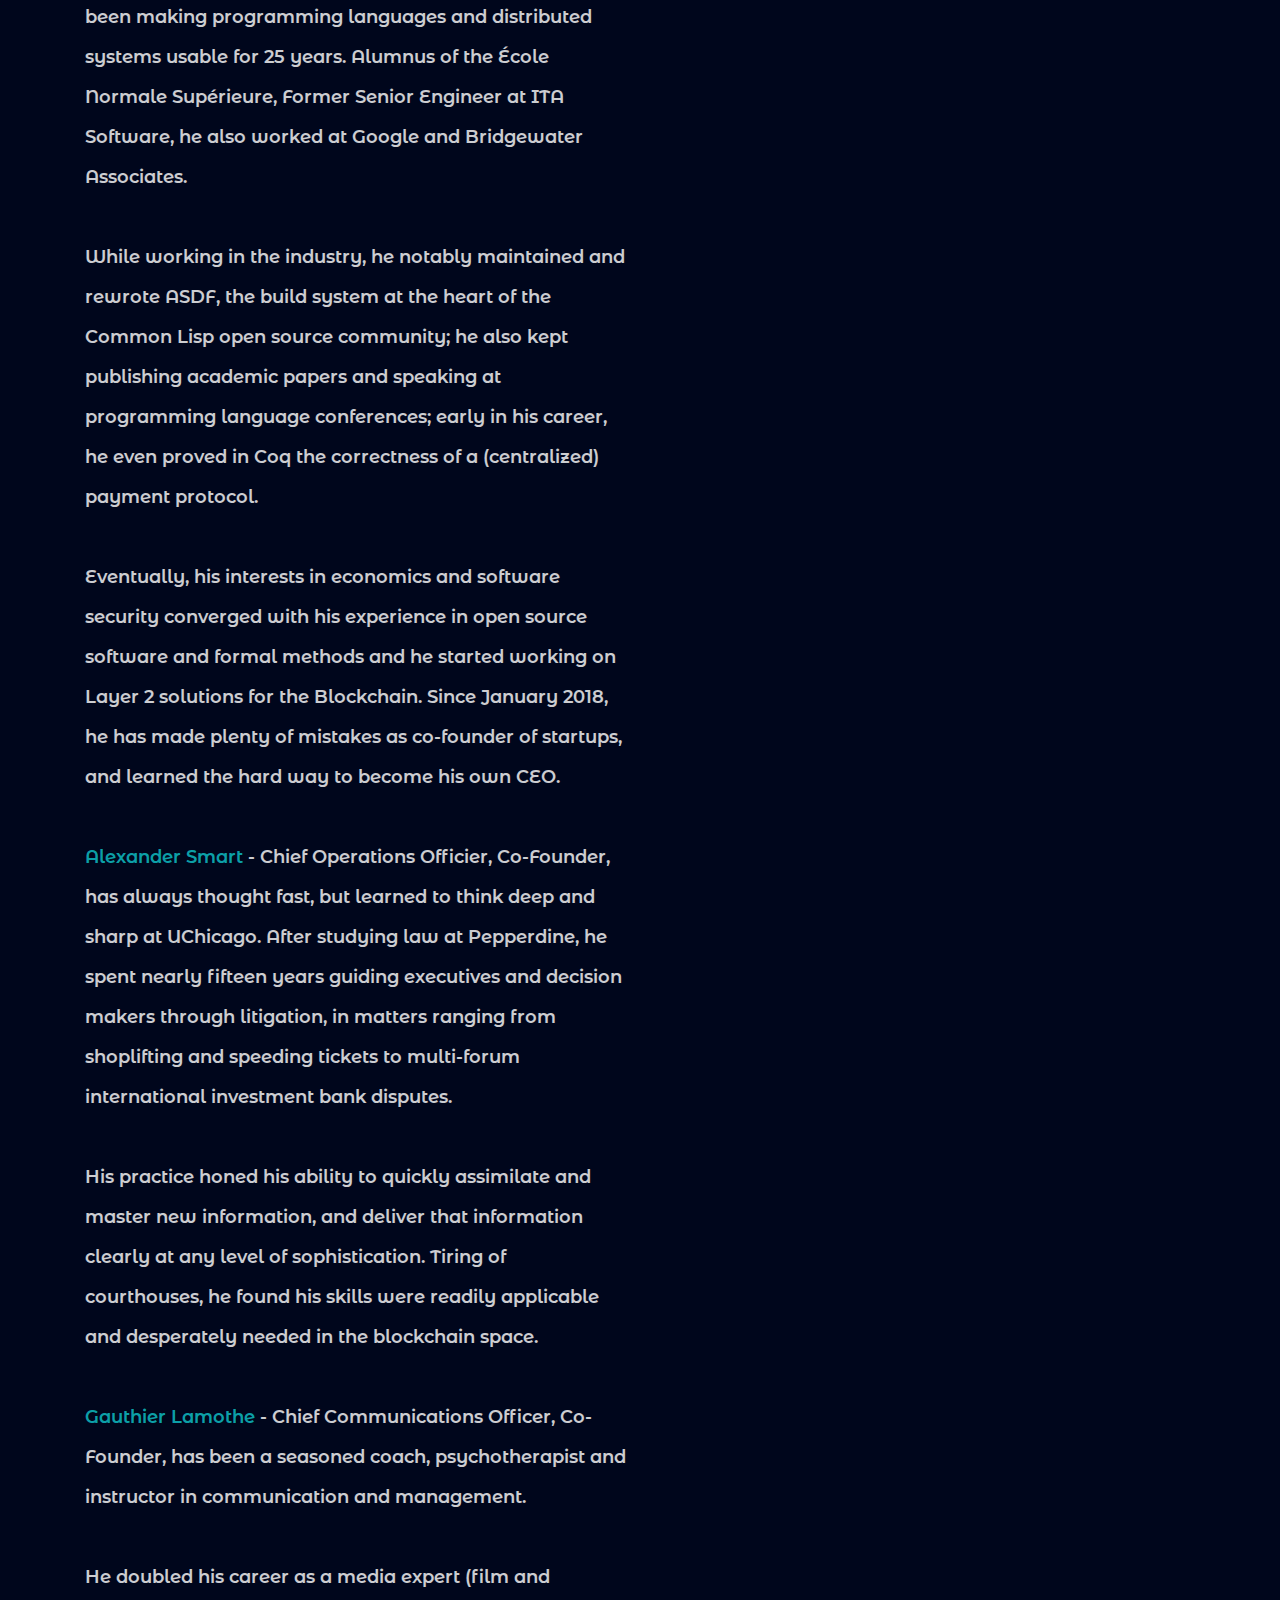
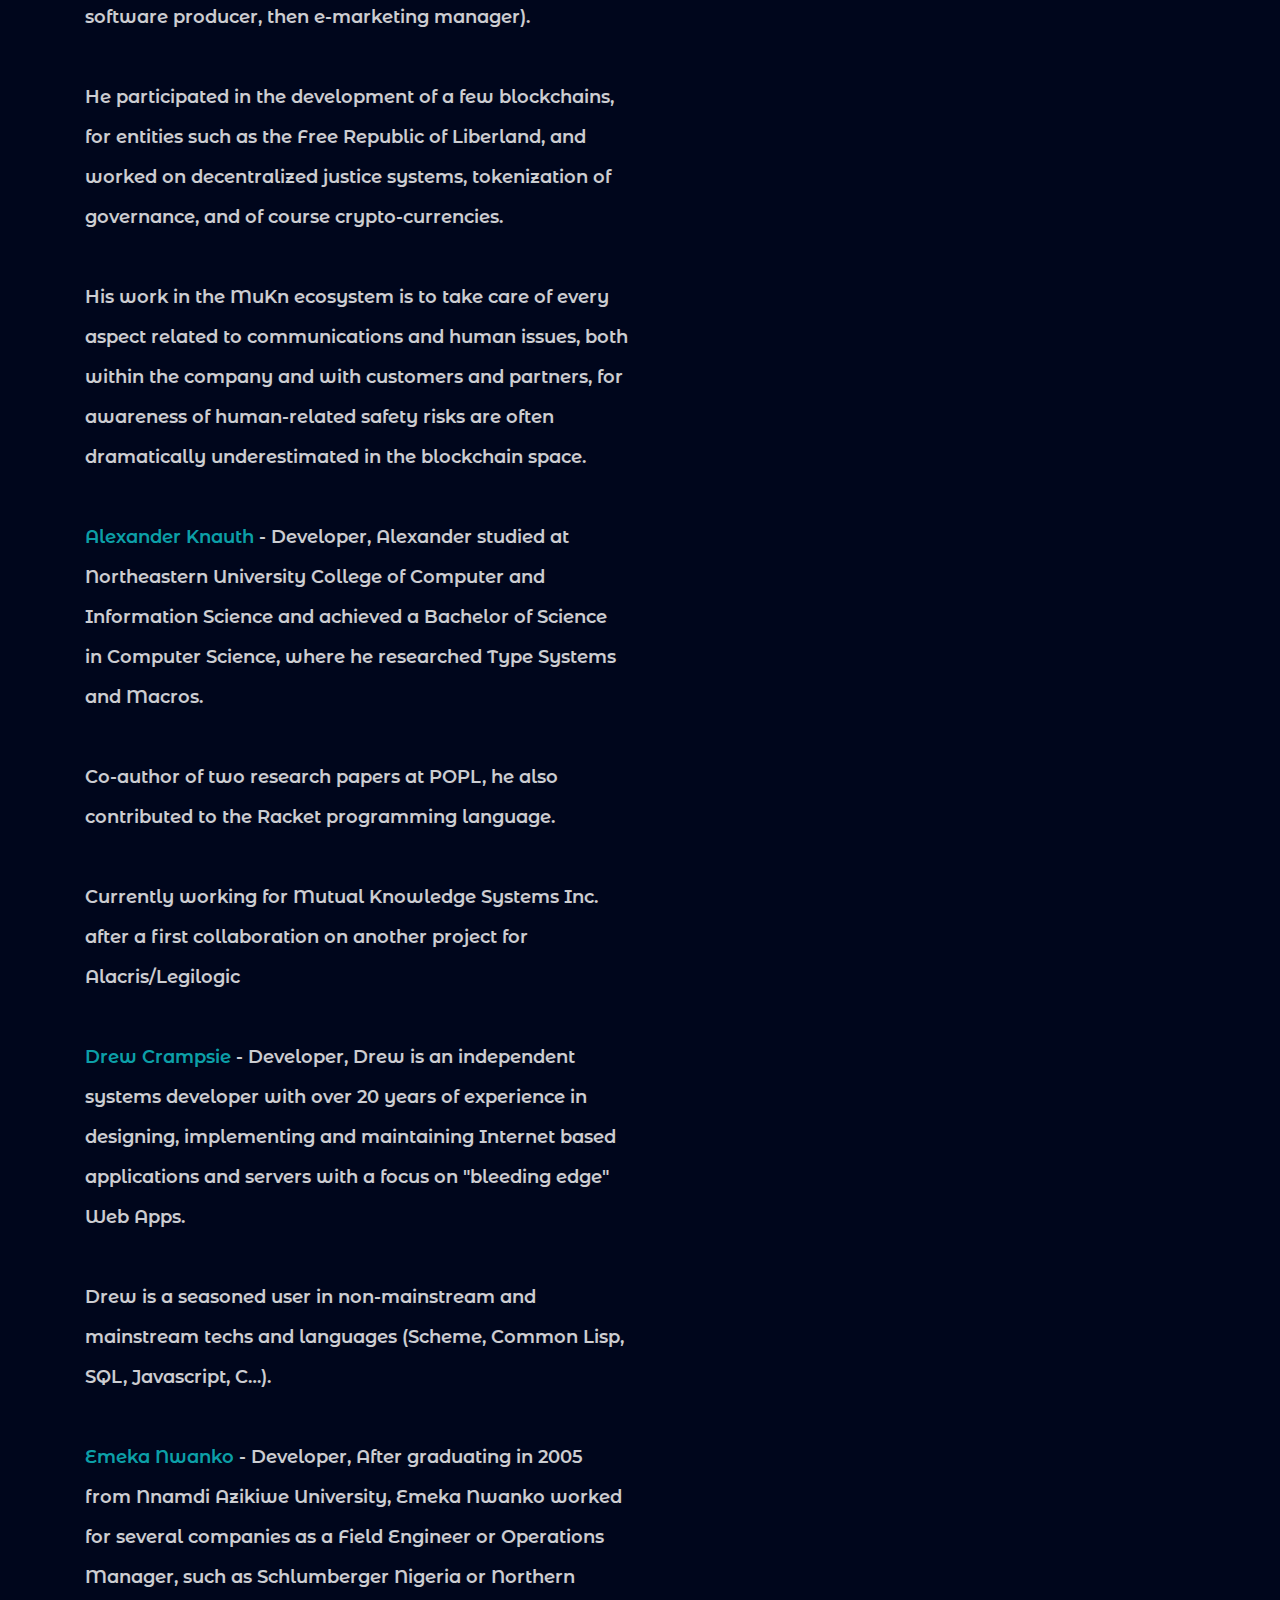
<file: DeveloperEcosystemPage9.html>
<!DOCTYPE html>
<html lang="en">
   <head>
      <!-- Basic Page Needs
         ================================================== -->
      <meta charset="utf-8" />
      <meta http-equiv="X-UA-Compatible" content="IE=edge" />
      <!-- Specific Meta
         ================================================== -->
      <meta name="viewport" content="width=device-width, initial-scale=1, maximum-scale=1" />
      <!-- Titles
         ================================================== -->
      <!-- Favicons
         ================================================== -->
      <!-- <link rel="shortcut icon" href="assets/images/favicon.ico" />
         <link rel="apple-touch-icon" sizes="72x72" href="assets/images/android-icon-72x72.png" />
         <link rel="apple-touch-icon" sizes="114x114" href="assets/images/apple-icon-144x144.png" /> -->
      <!-- Custom Font
         ================================================== -->
      <link
         href="https://fonts.googleapis.com/css2?family=Dosis:wght@400;500;600;700;800&family=Inter:wght@400;500;600;700&display=swap"
         rel="stylesheet">
      <!-- CSS
         ================================================== -->
      <link rel="preconnect" href="https://fonts.googleapis.com">
      <link rel="preconnect" href="https://fonts.gstatic.com" crossorigin>
      <link href="https://fonts.googleapis.com/css2?family=Montserrat+Alternates:wght@400;500;600;700;800&family=Inter:wght@400;500;600;700&&display=swap" rel="stylesheet">
      <link rel="stylesheet" href="assets/css/bootstrap.min.css" />
      <link rel="stylesheet" href="assets/css/owl.carousel.min.css" />
      <link rel="stylesheet" href="assets/css/simple-scrollbar.css" />
      <link rel="stylesheet" href="assets/css/odometer-theme-default.css" />
      <link rel="stylesheet" href="assets/css/fontawesome.all.min.css" />
      <link rel="stylesheet" href="assets/css/style.css" />
      <script src="assets/js/modernizr.min.js"></script>
   </head>
   <body data-bs-spy="scroll" data-bs-target=".navigation-area">
      <!--~~~~~~~~~~~~~~~~~~~~~~~~~~~~~~~~~~~~~~~
         Start Site Header
         ~~~~~~~~~~~~~~~~~~~~~~~~~~~~~~~~~~~~~~~~-->
      <header class="site-header default-header-style">
         <div class="container">
            <div class="row align-items-center">
               <div class="col-12">
                  <div class="navigation-area">
                     <!-- Site Branding -->
                     <div class="site-branding">
                        <a href="index.html">
                        <img src="assets/images/logo.png" alt="Site Logo" />
                        </a>
                     </div>
                     <!--  /.site-branding -->
                     <!-- Site Navigation -->
                     <div class="site-navigation">
                        <nav class="navigation">
                           <!-- Main Menu -->
                           <div class="menu-wrapper">
                              <div class="menu-content">
                                 <ul class="mainmenu">
                                    <li>
                                       <a class="nav-link" href="index.html">Completed Projects</a>
                                    </li>
                                    <li>
                                       <a class="nav-link" href="index.html">Goals</a>
                                    </li>
                                    <li>
                                       <a class="nav-link" href="index.html">Current Projects</a>
                                    </li>
                                    <li>
                                       <a class="nav-link" href="index.html">About</a>
                                    </li>
                                    <li>
                                       <a class="nav-link" href="index.html">Our NFTs</a>
                                    </li>
                                    <li>
                                       <a href="contact.html"><button  class="costume-btn">JOIN US</button></a> 
                                    </li>
                                 </ul>
                                 <!-- /.menu-list -->
                              </div>
                              <!-- /.hours-content-->
                           </div>
                           <!-- /.menu-wrapper -->
                        </nav>
                     </div>
                     <!-- /.site-navigation -->
                     <div class="hamburger-menus">
                        <span></span>
                        <span></span>
                        <span></span>
                     </div>
                     <!-- /.hamburger-menus -->
                  </div>
                  <!-- /.navigation-area -->
               </div>
               <!-- /.col-12 -->
            </div>
            <!-- /.row -->
         </div>
         <!-- /.container-fluid -->
         <div class="mobile-sidebar-menu sidebar-menu">
            <div class="overlaybg"></div>
         </div>
      </header>
      <!--~~./ end site header ~~-->
      <!--********************************************************-->
      <!--********************* SITE CONTENT *********************-->
      <!--********************************************************-->
      <div class="site-content">

        <div class="wrapper">
            <div class="container">
                <div class="row">
                    <div class="col-lg-6 left-sided">
                     <span class=" badge-pill badge-primary page-badge">FUND 5</span>
                     <h3 class="page-header-title mt-5">F5: Developer ecosystem</h3>
                     <h3 class="page-main-title">NFT-DAO EZ-On Interop NFTs</h3>
                     <p class="page-subtitle mt-5">Problem statement:</p>
                     <p class="page-plain-text">Connecting to wallets, payment gateways, exchanges & credit cards in Web3 is not as simple as it has become with Stripe-like Web2 solutions.</p>
                     <p class="page-subtitle">Describe your solution to the problem</p>
                     <p class="page-plain-text">Build extended wallet bridges to traditional systems like VISA, Venmo and a hub for things like MetaMask, Yoroi, Daedalus & exchanges.</p>
                     <p class="page-subtitle">Relevant experience</p>
                     <p class="page-plain-text"> <span class="page-subtitle">MuKn.io/Glow</span>  brings skills of cybersecurity, cryptography, distributed systems, systems programming, economic modeling & mechanism design. <br/> <br/> <span class="highlighted-text"> Website/GitHub repository (not required) <span class="page-subtitle">https://github.com/NFT-DAO </span> Detailed plan - Fill in here any additional details</span>  <br/> <br/> <span class="page-subtitle-darker">EZ-Pay (Stripe-like API Wallet Connector)</span>  <br/> Make connecting payment and wallet systems easy for developers and users.</p>

                     <p class="page-plain-text"><span class="page-subtitle">How? </span><br/> Build an API that connects to many diverse payment systems and types.<br/><br/> <span class="page-subtitle">Why? </span> <br/> * APIs abstract a lot of work away from the developer, bringing them peace of mind and a delightful experience. <br/><br/>* Payment systems and wallet connectors add significant developer time to projects when custom built over and over. <br/><br/>* A tried and tested API connector saves project costs, code errors, debugging time, and a host of labor and aggravation. <br/><br/>* An API can continue to add new services underneath, expanding the utility, without requiring DApps to be refactored.</p>
                    <p class="page-subtitle">PROJECT SCOPE</p>
                    <p class="page-plain-text">* Create an API that utilizes multiple payment methods and wallet types and can easily connect to DApps like the NFT Framework and others. <br/><br/> - Create clear API documentation using SlateDocs or similar. <br/><br/> * Create an SDK to supply any components a developer might find necessary when creating new applications for the API product and its ecosystem. <br/><br/> - Include code samples, which give developers example programs and libraries to help them learn how to build basic programs. <br/><br/>* Rigorously test for security, attack vectors and cryptographic efficacy. <br/><br/>- Glow has built-in support for formal methods to automate the verification of security properties.</p>
                    <p class="page-subtitle">BENEFITS</p>
                    <p class="page-plain-text">Developers benefit with an API solution for all things related to payments.<br/><br/> Users benefit from ease-of-use payment tracking and reporting functionality built into the EZ-Pay DApp. <br/><br/>The Cardano ecosystem expands it's ability to build great technology quickly with the addition of this component.<br/><br/> NFT Marketplaces, our target benefactor, get a really great user experience from this API and DApp.<br/><br/> Happy developers telling their buddies to come build on Cardano!</p>
                    <p class="page-subtitle">SCHEDULE</p>
                    <p class="page-plain-text">General Availability (GA) of MVP is approximately 6-months from start date. Fully Operational (FO) is approximately 9-months from start date.<br/><br/> This is a project that is very much needed and fully inline with the concept of this challenge asking: How can we create a positive developer experience that helps the developer focus on building successful apps? A great API for an often used component is exactly what this EZ-Pay API is.</p>
                    <p class="page-subtitle">BACKGROUND</p>
                    <p class="page-plain-text">The NFT-DAO is committed to building infrastructure components that improve the use of NFTs on Cardano and deploy easy solutions for the community.<br/><br/> We see EZ-On—Interop NFTs, as an integral part of making the Cardano ecosystem more user-friendly.</p>
                    <p class="page-subtitle">PLAN AND BUDGET</p>
                    <p class="page-plain-text">Utilizing Glow Language and the MuKn team's expertise, we will start building integrations to selected payment methods. First we will be researching the specific candidates. The goal of EZ-On API is developers can simply use it to connect to payment options. We will of course build this into the NFT Framework for all marketplaces to use. <br/><br/> <span class="page-subtitle">Phase 1</span> <br/><br/> - Research the payment systems we will connect with, like wallets, Visa, Paypal, Venmo etc. <br/><br/>- Market testing developers for their wish list <br/><br/><span class="page-subtitle">Phase 2</span> <br/><br/> - Prioritize Resource Utilization <br/><br/>- Assign teams and workload <br/><br/>- Mutual Knowledge will handle the development <br/><br/>- NFT-DAO will handle the commercialization (requirements, website, market research, partnerships, operations) <br/><br/> <span class="page-subtitle">Phase 3</span>  <br/><br/>- Run Sprints to build components needed <br/><br/>- Document API as development occurs <br/><br/>- Start on SDK Phase 4 <br/><br/>- Testing, Audit and hardening (dev/ops teams doing verification testing) <br/><br/>- Complete API documents <br/><br/>- Firm up the SDK <br/><br/> <span class="page-subtitle">Phase 5</span>  <br/><br/>- Go Live (alpha and beta testing in real world conditions) <br/><br/> <span class="page-subtitle">Phase 6</span> <br/><br/> - G/A Launch (General Availability for developers to use)<br/><br/> <span class="page-subtitle">Total:</span>  $69, 945# <br/><br/># Includes contract development, marketing and operational estimates allowing for a 12-month launch cycle.</p>
                    <p class="page-subtitle">DEFINED SUCCESS REPORTING</p>
                    <p class="page-plain-text">3-month: Post funding much of this work will be available to see firsthand and can be followed in the Github repository. The system will be taking shape and the first simple connectors should be operational in MVP and beta mode.<br/><br/> 6-month: The MVP API will be active in General Availability (GA) and Fully Operational (FO). <br/><br/>12-month: Many additional payment services will be available and the API and SDK v1.0 fully in use. (we can't say until we do the research exactly how many services will be available in 12-months, but our goal is to move as quickly as we can).</p>
                    <p class="page-subtitle">BACKGROUND</p>
                    <p class="page-plain-text"> <span class="page-subtitle-darker"> EZ-Pay API</span><br/> The EZ-Pay API will allow developers to access the full functionality of EZ-Pay. Some example API methods we are planning include sending invoices, accepting payments, managing subscription billing, and editing and managing account information. EZ-Pay is a service that allows users to accept payments online, specifically developers. With the EZ-Pay application, users can keep track of payments, search past payments, create recurring charges, and keep track of customers. We want to bring similar use models common to Web2.0 internet e-commerce over to Web3.0 blockchains. This is not an easy feat, so we need your support!<br/><br/> In our winning Fund 3 proposal for an "NFT Framework", we promised to add connectors, extensions and enhancements. This EZ-Pay API is one of those tools developers need and want. An easy-to-use payment solution. NFT Marketplaces who use the NFT Framework will be delighted to have this easy way to accept payments for NFT auctions and sales.<br/><br/> One line of code is the promise of Stripe (a payment API—Application Program Interface). While we wish Stripe was that simple, we know it's a lot simpler than Web3 blockchain technology is now. We want to change that!<br/><br/> Our goal with the EZ-On Tech Suite of solutions is making it easy to onboard all developers, but especially those coming over from the Ethereum blockchain in this proposal.<br/><br/> Let's make wallets and payments on Cardano as simple as one line of code to connect and use in any DApp through an API that delights developers.</p>
                    <p class="page-subtitle-darker">BRIDGING DIGITAL AND FIAT</p>
                    <p class="page-subtitle">VISA</p>
                    <p class="page-plain-text">In March 2021: Visa has selected the USDC stablecoin as their pilot asset, and set about making the infrastructure upgrades necessary to mesh key components of digital currencies with Visa's treasury operations. They've been hard at work over the last several months, working to support a number of key functions:<br/><br/> * Support reconciliation and currency conversion for stablecoins such as USDC<br/><br/> * Integrate Visa's treasury systems with Anchorage, as Visa's digital asset settlement agent <br/><br/>* Support a new Visa settlement report that includes settlement obligations along with public blockchain addresses for account management of crypto wallets and issuers.<br/><br/> After months of anticipation and careful planning, they completed the first successful settlement transaction this month —with Crypto.com sending USDC to Visa's Ethereum address at Anchorage. One small step forward for Visa's settlement platform, one giant step forward for the integration of digital and traditional fiat currencies. After further testing and additional conversations with clients, partners and members of the regulatory community, they hope to launch this capability for other partners in the year ahead. We want to be one of those partners. <br/><br/>The good news is, since Glow is helping us, and they have expertise in EVM, we feel confident we have a way forward with Visa.</p>
                    <p class="page-subtitle">PayPal</p>
                    <p class="page-plain-text">LONDON (Reuters) - PayPal Holdings Inc will announce later on Tuesday that it has started allowing U.S. consumers to use their cryptocurrency holdings to pay at millions of its online merchants globally, a move that could significantly boost use of digital assets in everyday commerce. - Mar 30, 2021</p>
                    <p class="page-subtitle">Venmo</p>
                    <p class="page-plain-text">March 22, 2021: At this moment, 2 platforms accept Venmo: Localbitcoin(dot)com and Paxful(dot)com. Choose a broker, and open an account. From there you can use Venmo to purchase Bitcoin.</p>
                    <p class="page-subtitle">GUIDING QUESTIONS</p>
                    <p class="page-plain-text"><span class="page-subtitle-darker">What are the the tools that we need to prioritize first</span> <br/> Our model centers on a NFT Framework of composable parts that continue to add functionality and ease the developer and user experience. Weighing that against the development cycles required to produce the components, this project fills a large gap in a short period of time. Payments are a core infrastructure need any developer can tell you so.<br/><br/><span class="page-subtitle-darker">How do we attract developers from outside of our current community to participate in Catalyst?</span><br/>  Creating integrations that are useable across chains and ecosystems is one way, and this is thought through with this proposal. Making payments as easy as connecting one line of code is the holy grail of development.<br/><br/> <span class="page-subtitle-darker">What do developers want, and how do they get it from the Cardano dev ecosystem?</span> <br/> Developers want tools and approaches that make their lives simpler. They also want clear documentation to ensure they can implement new things without too much trouble. They also want things to work they way they are intended. This EZ-Pay API will deliver exactly what developers want. It will start small and grow over time with extensions.<br/><br/> <span class="page-subtitle-darker">What would make a developer motivated to grind through the docs and code no matter how hard it is to create an app?</span><br/>  It has to be well worth the trouble. So rather than fight that, we aim to make it easier, faster and more fun with the EZ-Pay API.<br/><br/> <span class="page-subtitle-darker"> What are enterprise dev managers looking for in order to be able to build out enterprise projects - either internal or commercial?</span><br/> Wether internal or commercial, the enterprise has a high standard of security, compliance, documentation, support, packaging and dev/ops. APIs are a standard in enterprise solutions. Good documentation is a must. We plan to deliver both. Building with the MuKn Glow team will offer us the quality of code required by the enterprise.</p>
                    <p class="page-subtitle">WHO WILL DELIVER THIS SOLUTION? TEAM MUTUAL KNOWLEDGE</p>
                    <p class="page-plain-text"> <span class="page-subtitle-darker">François-René "Faré" Rideau </span> - CEO++,++ Co-Founder, has been making programming languages and distributed systems usable for 25 years. Alumnus of the École Normale Supérieure, Former Senior Engineer at ITA Software, he also worked at Google and Bridgewater Associates. <br/> <br/> While working in the industry, he notably maintained and rewrote ASDF, the build system at the heart of the Common Lisp open source community; he also kept publishing academic papers and speaking at programming language conferences; early in his career, he even proved in Coq the correctness of a (centralized) payment protocol. <br/> <br/> Eventually, his interests in economics and software security converged with his experience in open source software and formal methods and he started working on Layer 2 solutions for the Blockchain. Since January 2018, he has made plenty of mistakes as co-founder of startups, and learned the hard way to become his own CEO. <br/> <br/> <span class="page-subtitle-darker">Alexander Smart</span>  - Chief Operations Officier, Co-Founder, has always thought fast, but learned to think deep and sharp at UChicago. After studying law at Pepperdine, he spent nearly fifteen years guiding executives and decision makers through litigation, in matters ranging from shoplifting and speeding tickets to multi-forum international investment bank disputes. <br/> <br/> His practice honed his ability to quickly assimilate and master new information, and deliver that information clearly at any level of sophistication. Tiring of courthouses, he found his skills were readily applicable and desperately needed in the blockchain space.  <br/> <br/> <span class="page-subtitle-darker">Gauthier Lamothe </span>- Chief Communications Officer, Co-Founder, has been a seasoned coach, psychotherapist and instructor in communication and management. <br/> <br/> He doubled his career as a media expert (film and software producer, then e-marketing manager).  <br/> <br/>He participated in the development of a few blockchains, for entities such as the Free Republic of Liberland, and worked on decentralized justice systems, tokenization of governance, and of course crypto-currencies. <br/> <br/>  His work in the MuKn ecosystem is to take care of every aspect related to communications and human issues, both within the company and with customers and partners, for awareness of human-related safety risks are often dramatically underestimated in the blockchain space.  <br/> <br/> <span class="page-subtitle-darker">Alexander Knauth</span>  - Developer, Alexander studied at Northeastern University College of Computer and Information Science and achieved a Bachelor of Science in Computer Science, where he researched Type Systems and Macros.  <br/> <br/>Co-author of two research papers at POPL, he also contributed to the Racket programming language. <br/> <br/> Currently working for Mutual Knowledge Systems Inc. after a first collaboration on another project for Alacris/Legilogic <br/> <br/> <span class="page-subtitle-darker">Drew Crampsie </span> - Developer, Drew is an independent systems developer with over 20 years of experience in designing, implementing and maintaining Internet based applications and servers with a focus on "bleeding edge" Web Apps. <br/> <br/>  Drew is a seasoned user in non-mainstream and mainstream techs and languages (Scheme, Common Lisp, SQL, Javascript, C…). <br/> <br/> <span class="page-subtitle-darker">Emeka Nwanko</span>  - Developer, After graduating in 2005 from Nnamdi Azikiwe University, Emeka Nwanko worked for several companies as a Field Engineer or Operations Manager, such as Schlumberger Nigeria or Northern Oilfield Services and Supplies. <br/> <br/> He also worked for Satajanus Nigeria Limited as a software developer in the field of Blockchain industry, both in C# and F#, but also in Rust and Solidity. He also offers free programming classes as a teacher.</p>
                    <p class="page-subtitle">TEAM NFT-DAO</p>
                    <p class="page-plain-text">Our team is drawing talent in at this writing over 320+ persons joined our NFT-DAO Discord. We're embracing everyone who strongly desires an overarching NFT framework on Cardano—especially those who proposed NFT solutions—and invite you to join our NFT DAO that will open-source the patterns we build as a community. Join us in a coordinated and consolidated effort. Others have already merged their proposal. You'll join: <br/> <br/> <span class="page-subtitle-darker">Rich Kopcho</span> , a life-long entrepreneur building 18 start-ups in his career. He has owned and managed a development shop and open-sourced the successful 'Restore' backup solution. He taught manufacturers around the world Holonic manufacturing (1997-2007); a heterarchical systems and technology approach that is the foundation DAOs are based on. He currently operates a venture studio in Laramie WY building technology solutions with partners. Rich is the executive producer of the Wyoming Blockchain Stampede - an annual conference by UWYO that IOHK/Cardano/Emurgo and others sponsor to educate the blockchain community. <br/> <br/> <span class="page-subtitle-darker">Michael Yagi</span> , a senior software engineer with experience facilitating integration between different technologies across many different facets in a smooth, seamless fashion. He has a background in leading the development for projects that need to ship projects with many unknowns in a timely manner. His interest lie in building the bridge between the ocean and the pond (Cardano and "traditional" software engineering) as well as leveraging his game development background for NFT's in the game industry. <br/> <br/> <span class="page-subtitle-darker">Community Members n+1</span> , is passionate about NFTs and has aligned themselves to a previous proposal seeking funding for a NFT point solution. They are eager to build their business model on top of a solid framework. Since none has existed for Cardano, they were planning to build one for themselves from scratch. They are one of ~300 individuals who could potentially pool their expertise into an all-embracing open-source version to benefit the entire community rather than one project. Their expertise is multivariate in development, SPO, marketing, design, business, and more.  <br/> <br/>--The End--</p>
                    <p class="page-subtitle">Requested funds in USD_old <span class="page-plain-text-but-lighter">69945</span>  <br/>  Proposals that haven't indicated that they have included all items in the checklist by end of proposal Finalize stage, will not be eligible for voting and will be archived.</p>
                    <p class="page-plain-text">Received emails from communications@iohk.io, Submitted this proposal to only one challenge, How my proposal impacts the challenge metrics, How I address the challenge question, Definition of success after 3, 6 and 12 months, Broken down my budget requirements, Defined expected public launch date.</p>
                    <p class="page-plain-text-but-lighter"> <span class="page-subtitle">Which of these definitions apply to you?</span>  Developer, Entrepreneur, Marketing professional, Community manager, Other/Prefer not to say</p>
                </div>
                    <div class="col-lg-6">
     
                    </div>
                </div>
            </div>
            </div>
        </div>






         <footer id="contact-block" class="site-footer">
            <div class="container ">
               <div class="row footer-container align-items-end mb-5">
                  <div class="col-lg-2">
                     <img src="assets/images/logo.png" alt="">
                  </div>
                  <div class="col-lg-2">
                     <div class="col-lg-12">
                        <img src="assets/images/footericon1.png" alt="">
                     </div>
                     <div class="col-lg-12 mt-3">
                        <img src="assets/images/footericon2.png" alt="">
                     </div>
                  </div>
                  <div class="col-lg-4 seeded">
                     <p>Seeded by Catalys, Built on Cardano</p>
                  </div>
                  <div class="col-lg-2 empty"></div>
                  <div class="col-lg-2"><img src="assets/images/followus.svg" alt=""></div>
               </div>
            </div>
         </footer>
         <!--~./ end site footer ~-->
      </div>
      <!--~~./ end site content ~~-->
      <!-- All The JS Files
         ================================================== -->
      <script src="assets/js/jquery.js"></script>
      <script src="assets/js/popper.min.js"></script>
      <script src="assets/js/bootstrap.min.js"></script>
      <script src="assets/js/plugins.js"></script>
      <script src="assets/js/imagesloaded.pkgd.min.js"></script>
      <script src="assets/js/simple-scrollbar.min.js"></script>
      <script src="assets/js/background-parallax.js"></script>
      <script src="assets/js/theia-sticky-sidebar.min.js"></script>
      <script src="assets/js/ResizeSensor.min.js"></script>
      <script src="assets/js/owl.carousel.min.js"></script>
      <script src="assets/js/isotope.pkgd.min.js"></script>
      <script src="assets/js/packery-mode.pkgd.min.js"></script>
      <script src="assets/js/scrolla.jquery.min.js"></script>
      <script src="assets/js/odometer.min.js"></script>
      <script src="assets/js/isInViewport.jquery.js"></script>
      <script src="assets/js/contact.js"></script>
      <script src="assets/js/main.js"></script>
      <!-- main-js -->
   </body>
</html>
</file>
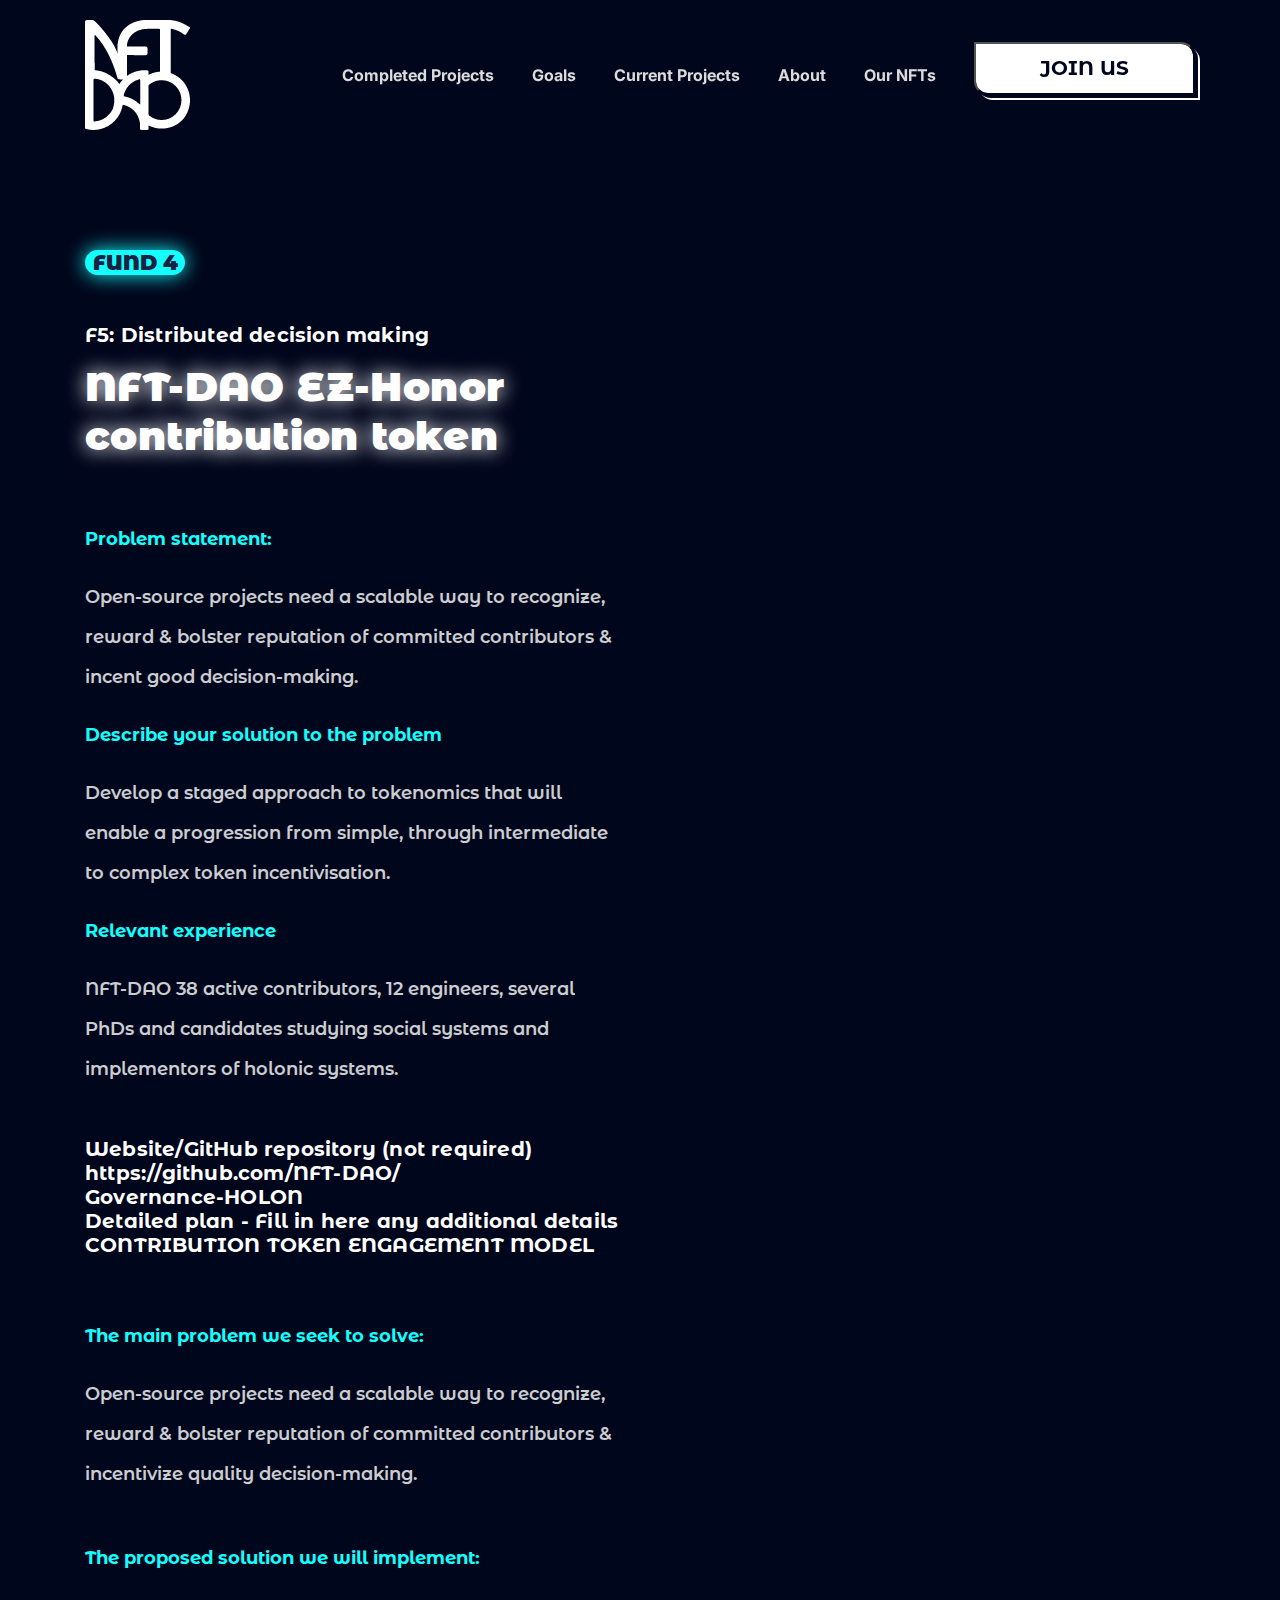
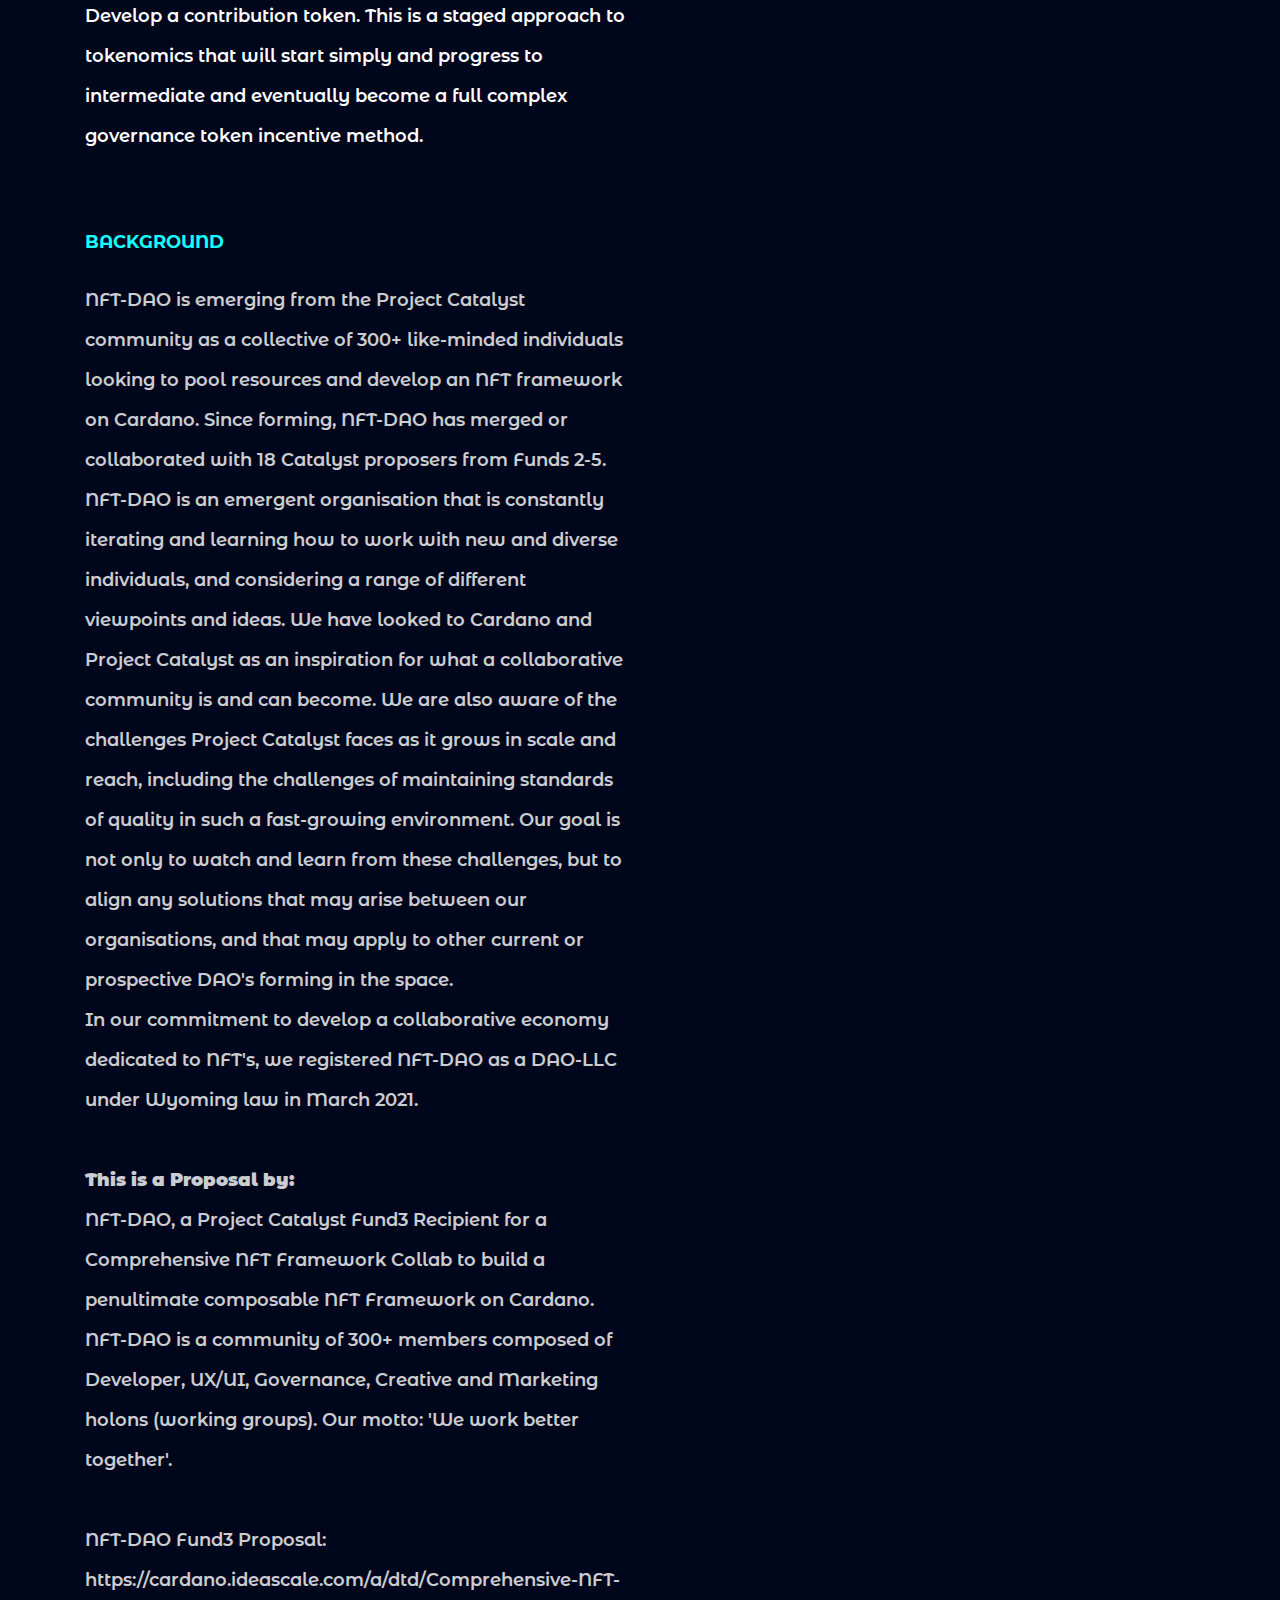
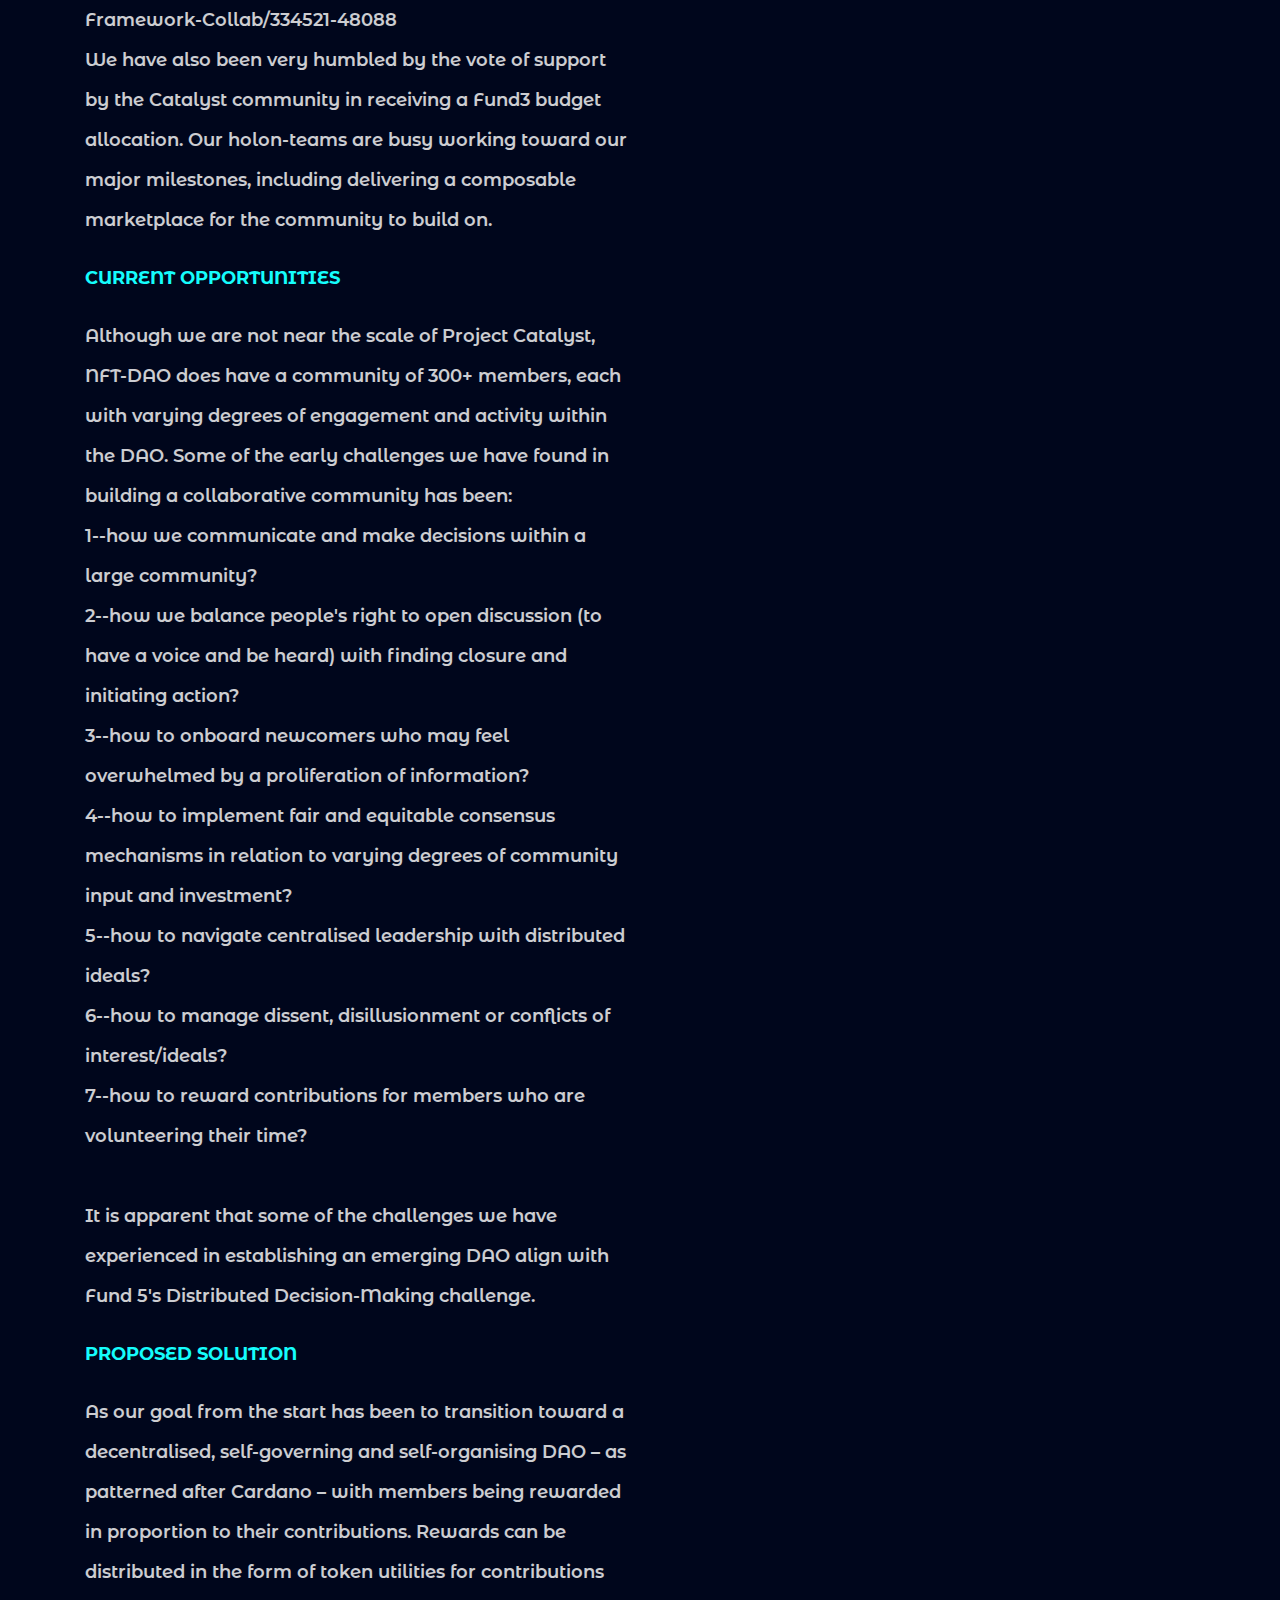
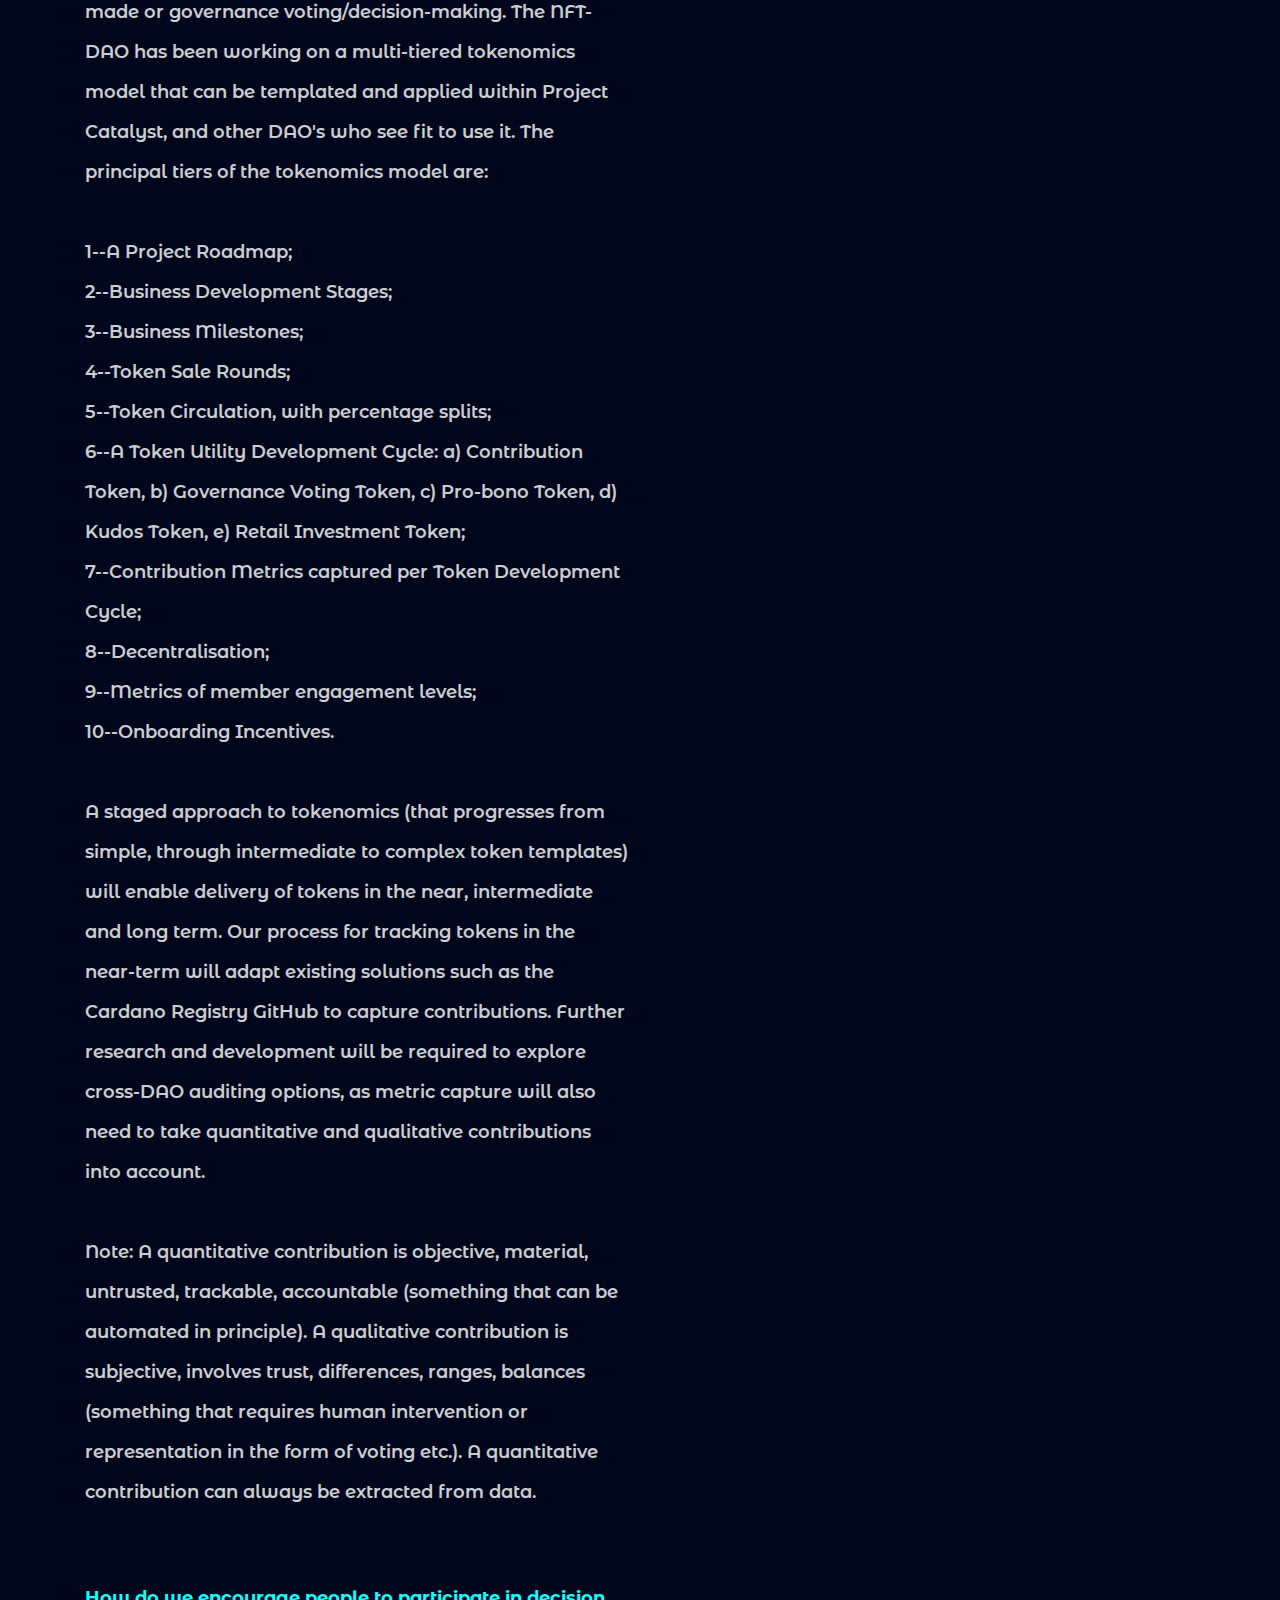
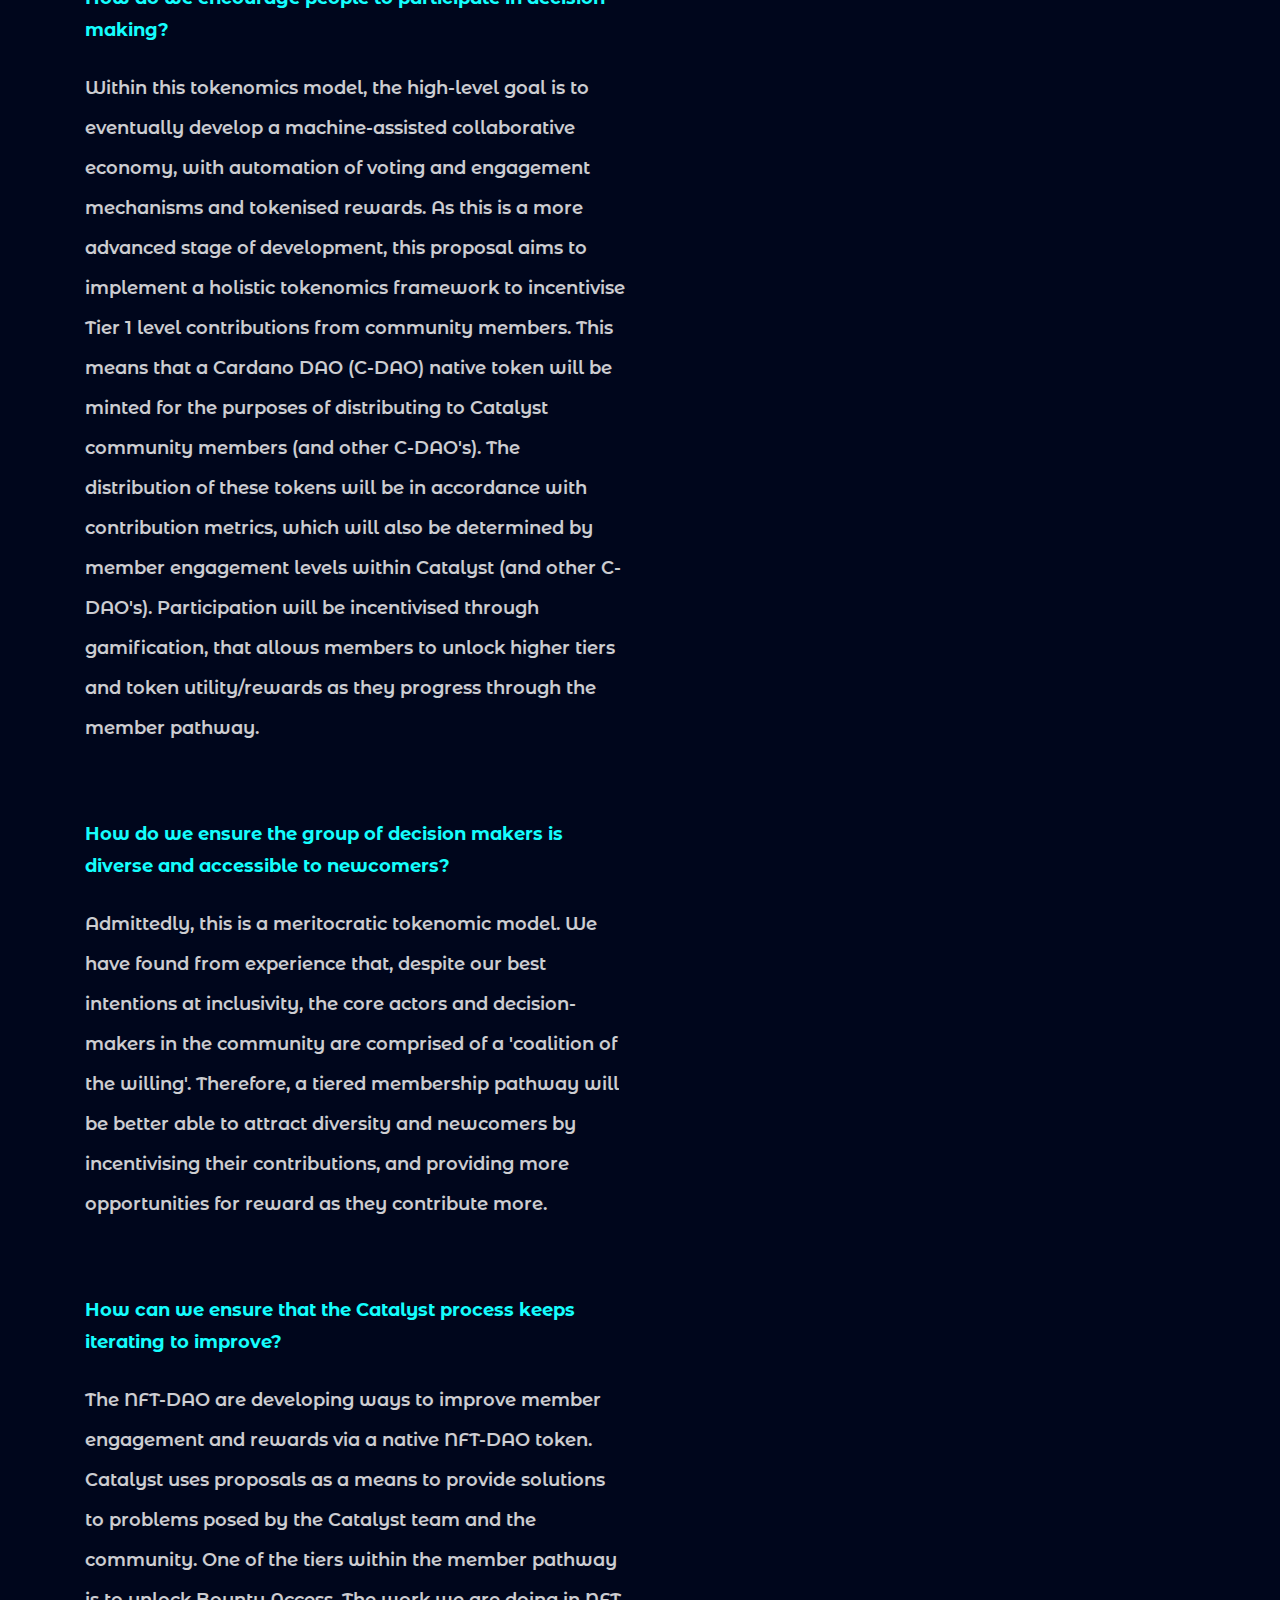
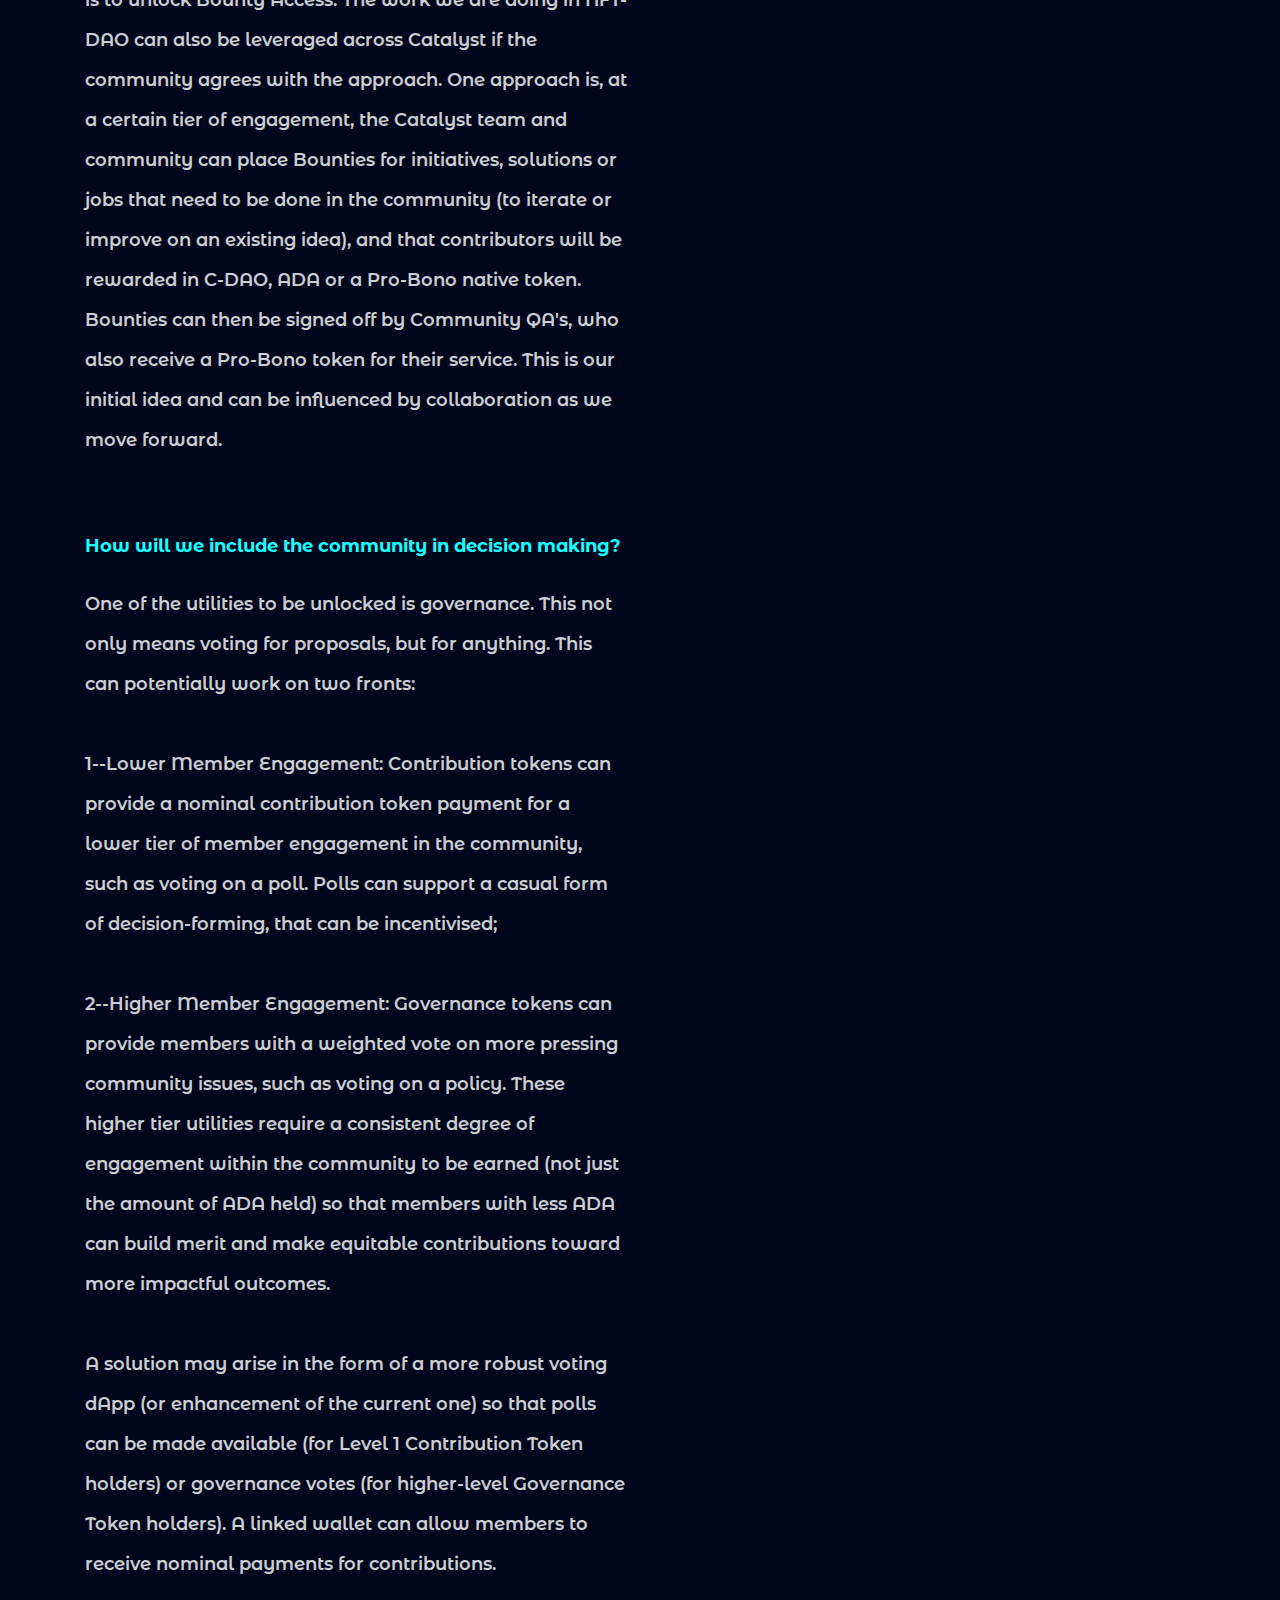
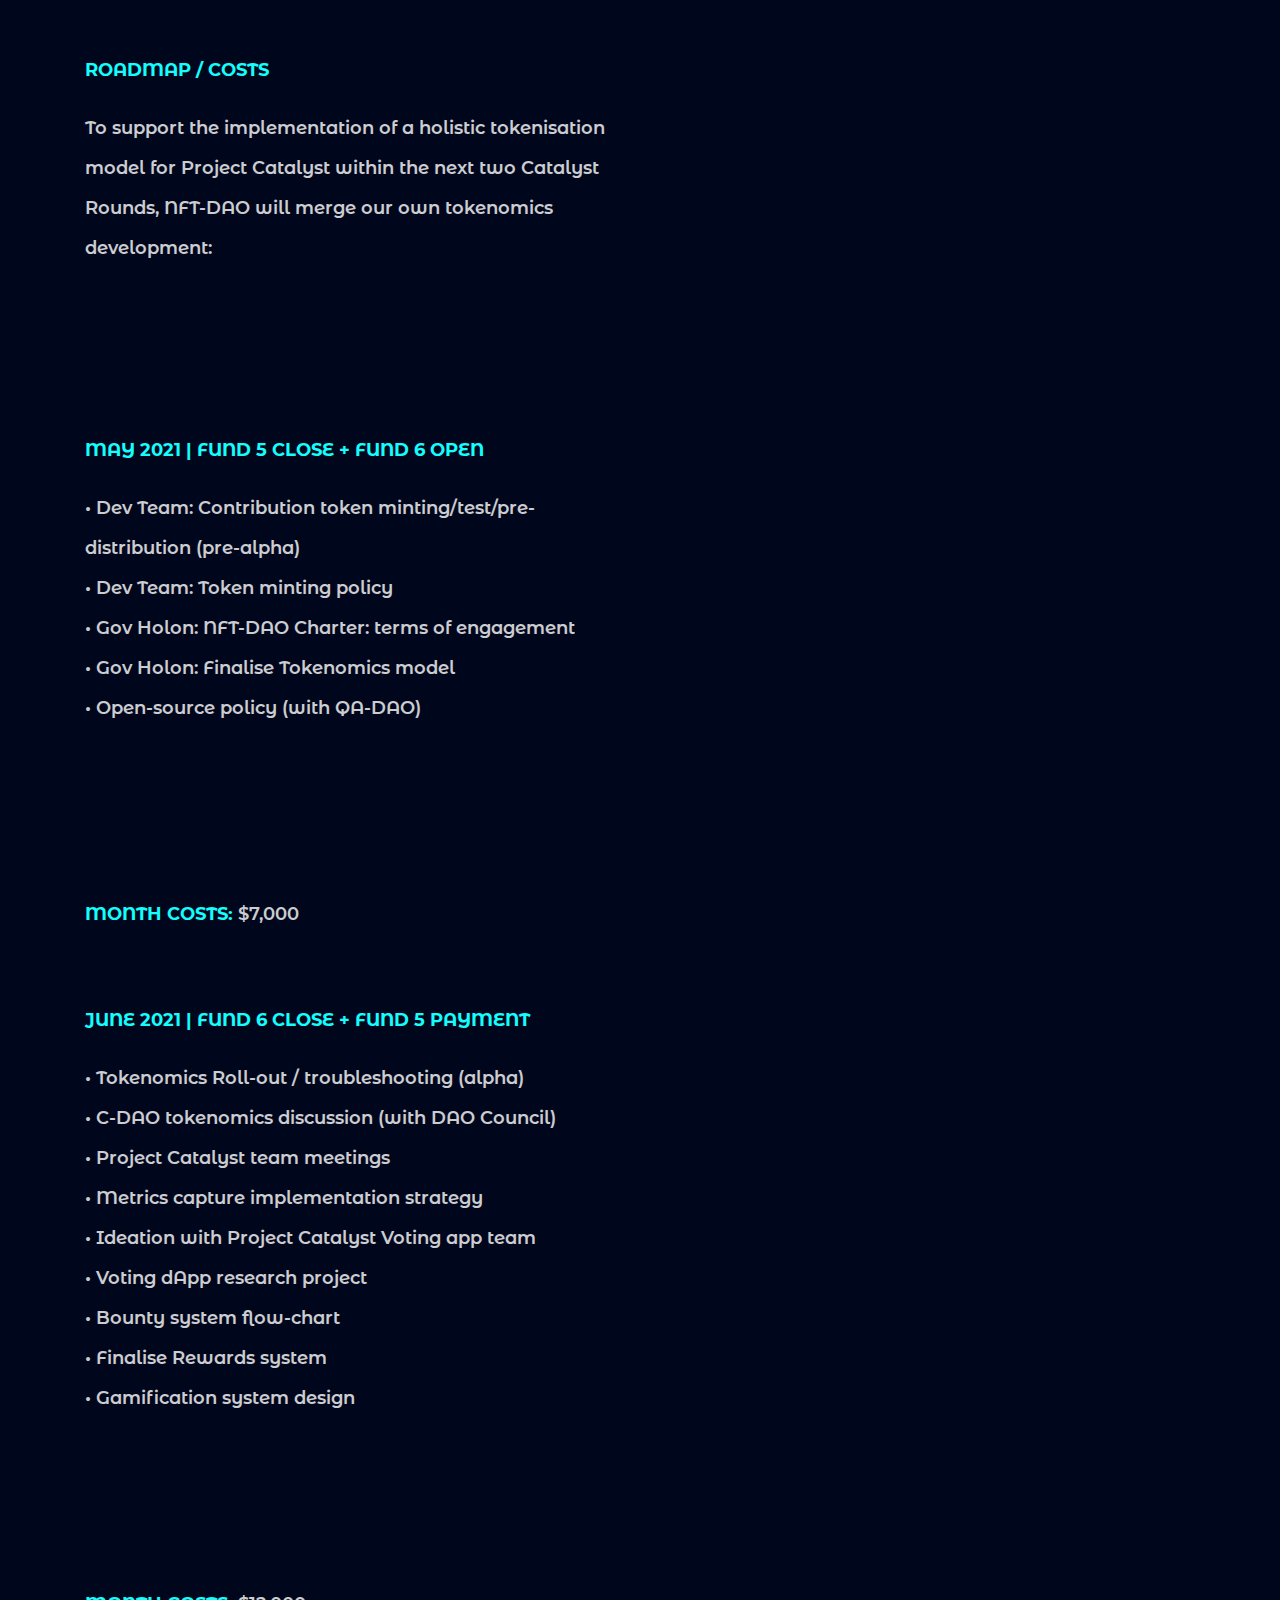
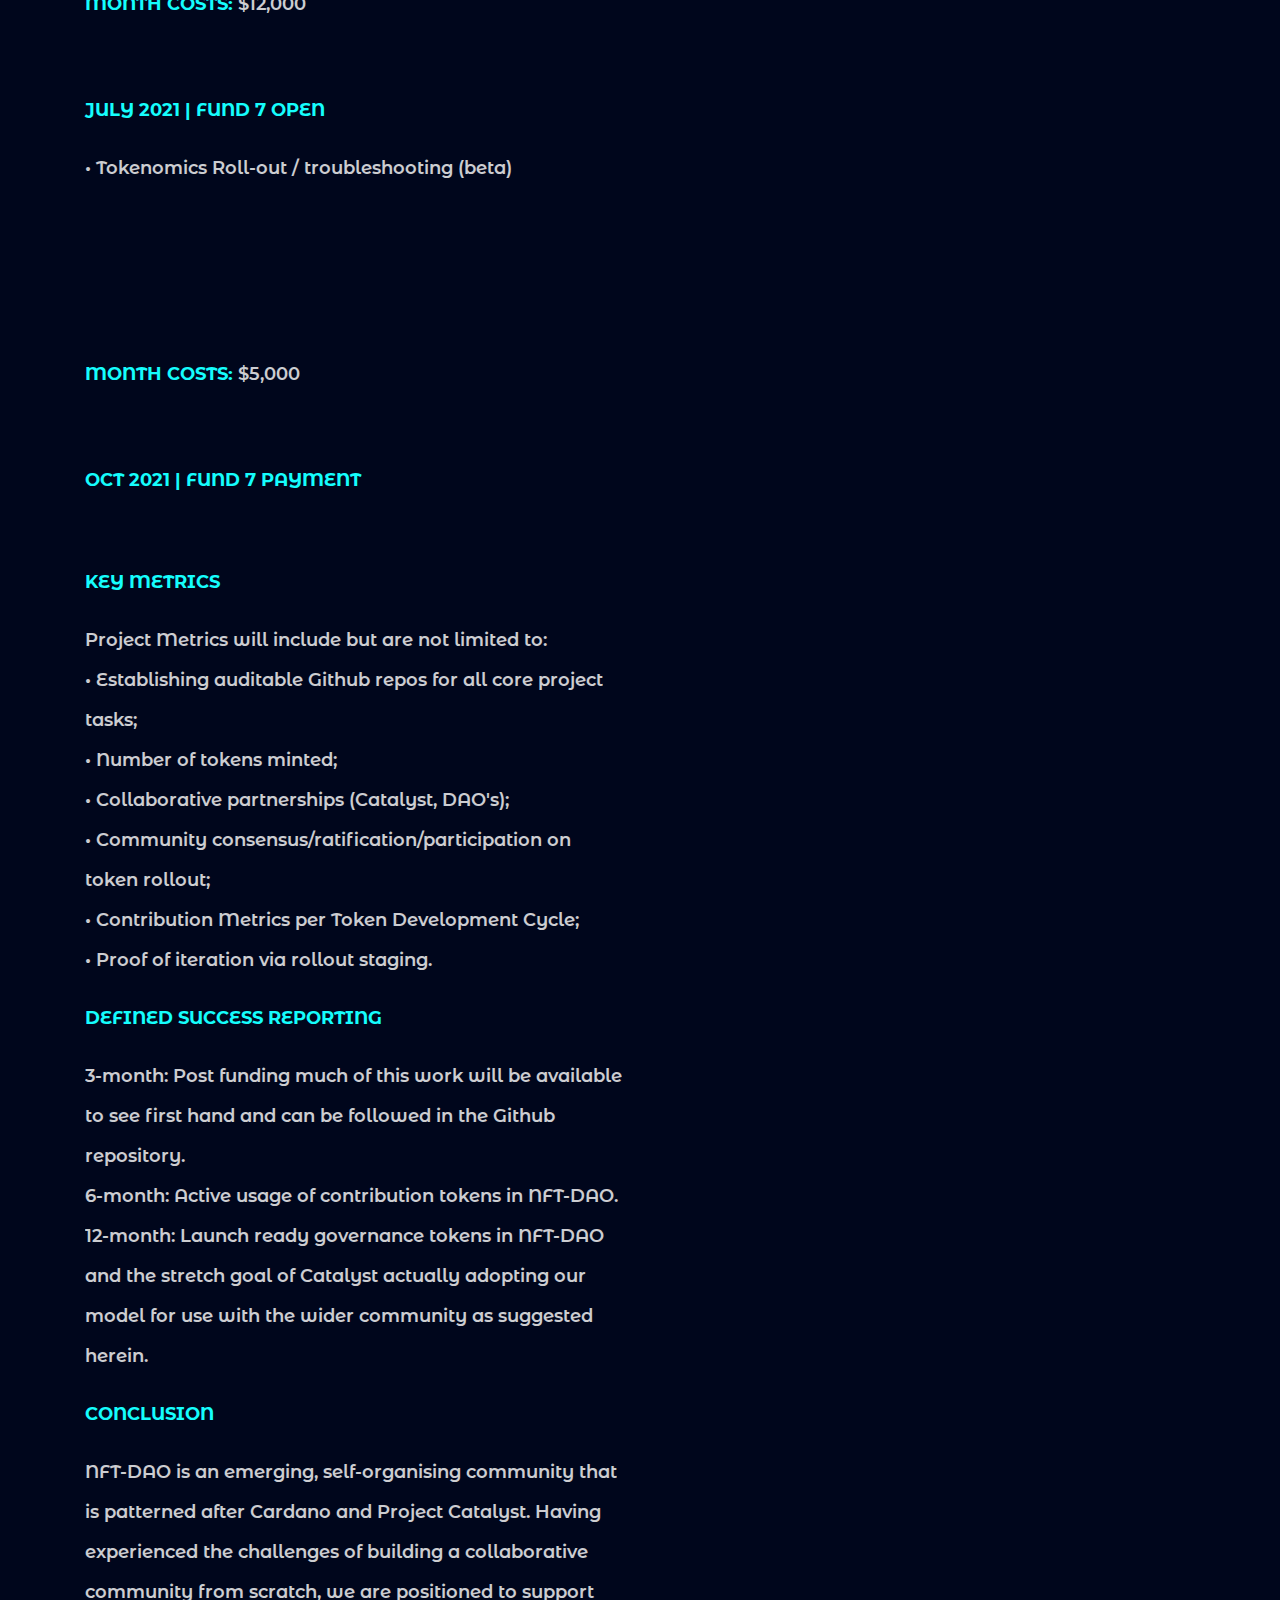
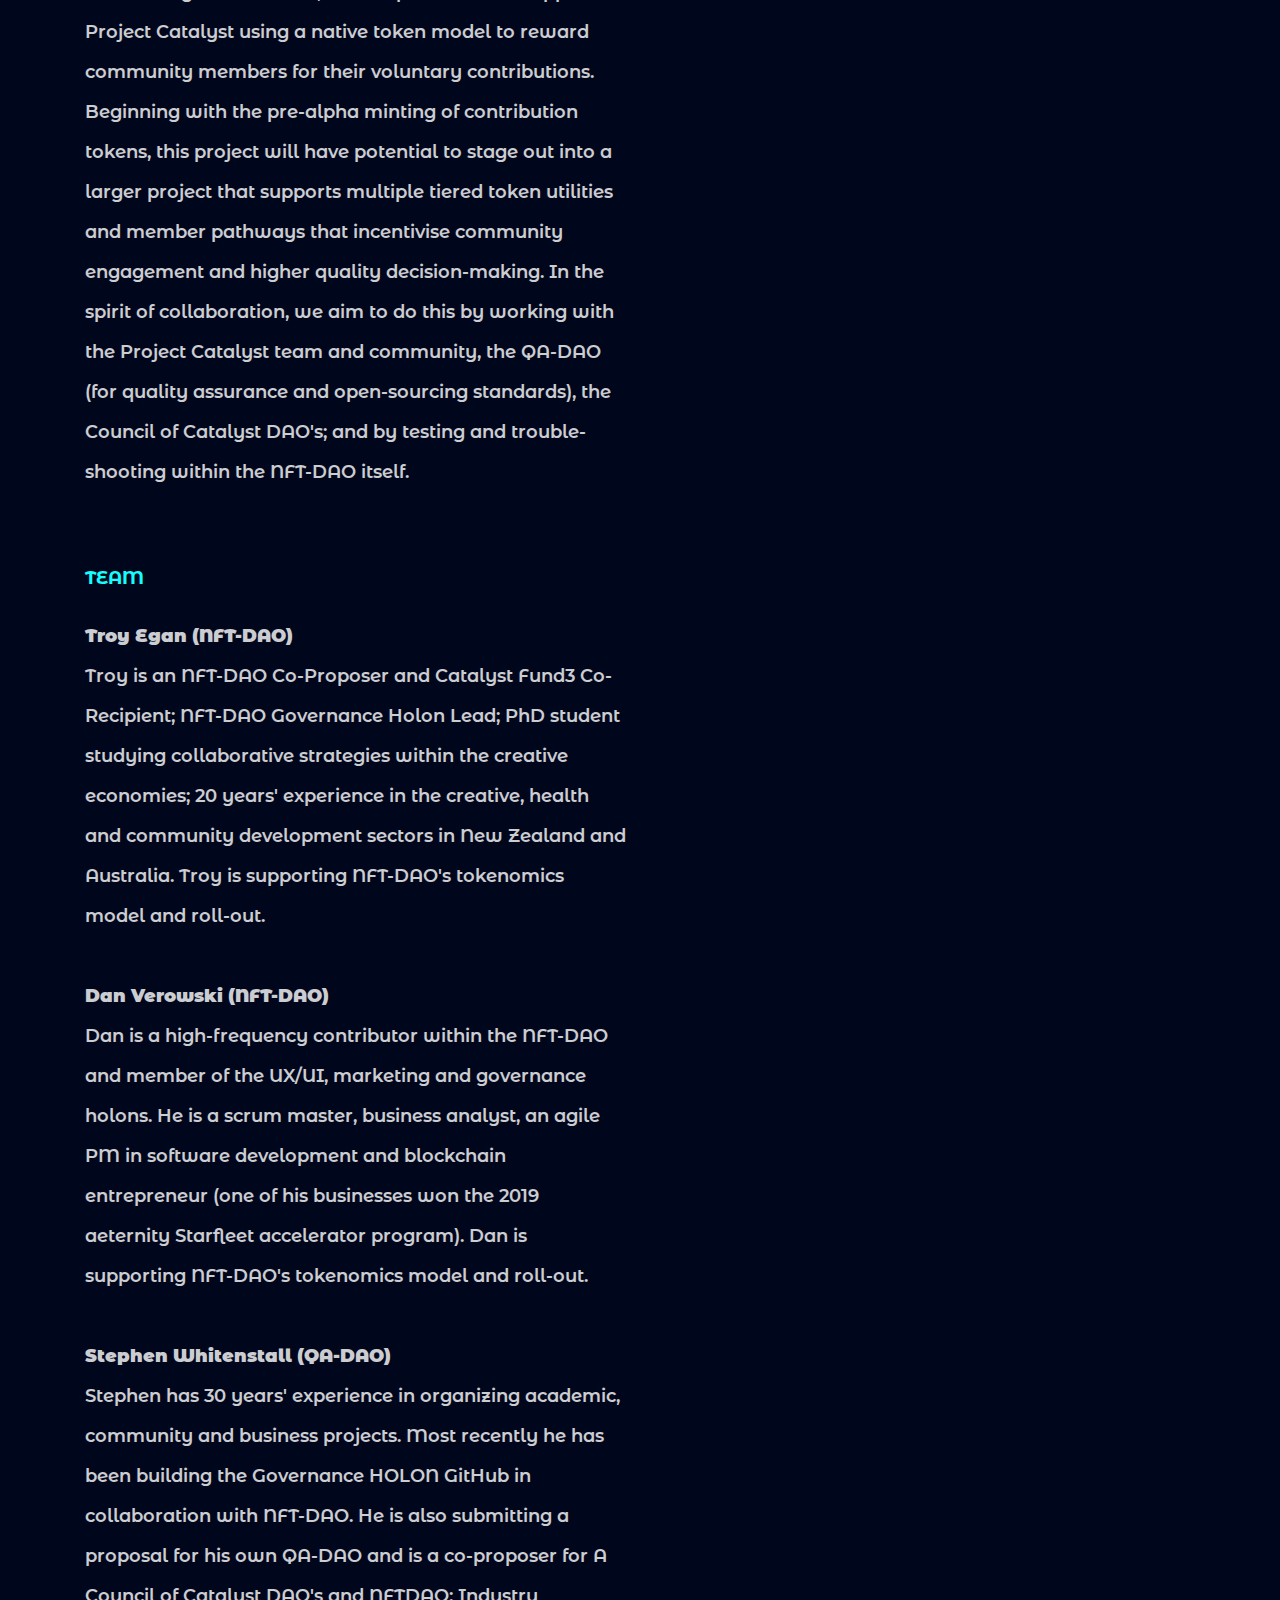
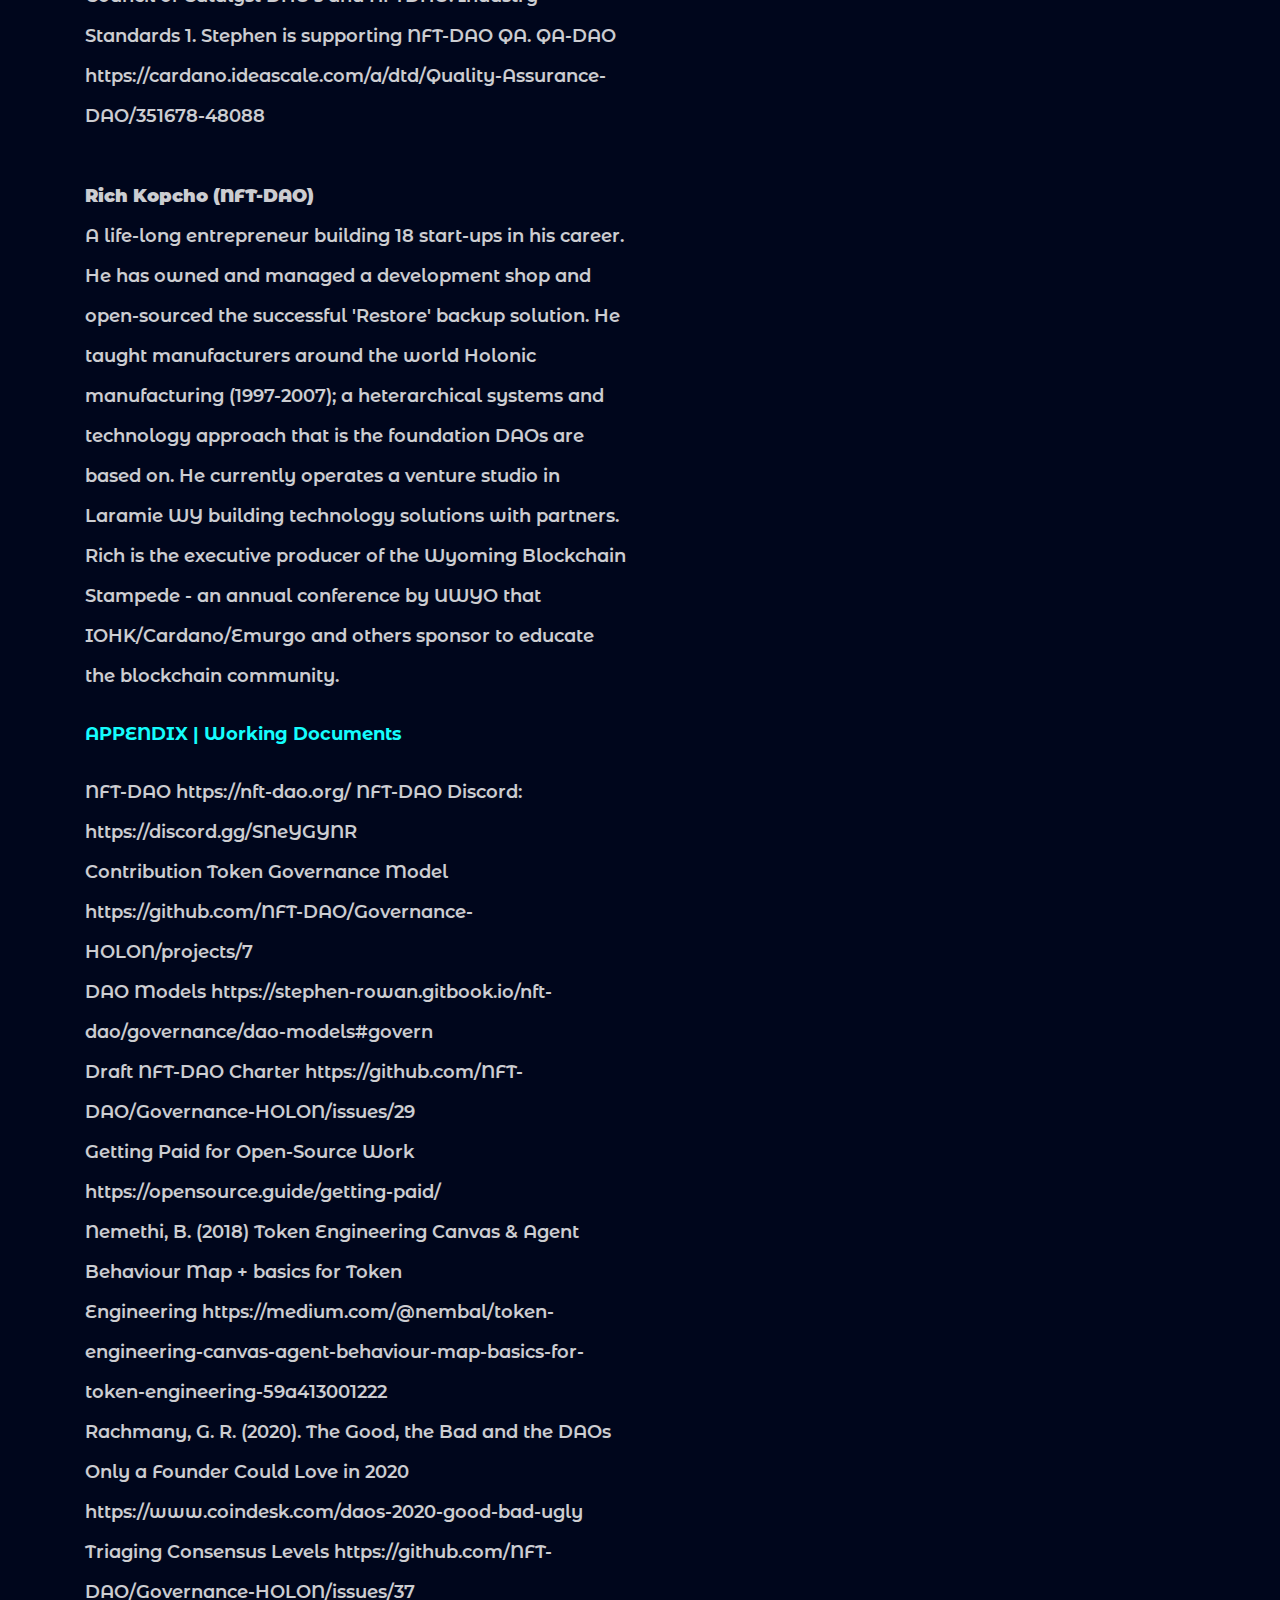
<file: distributeddecisionmaking.html>
<!DOCTYPE html>
<html lang="en">
   <head>
      <!-- Basic Page Needs
         ================================================== -->
      <meta charset="utf-8" />
      <meta http-equiv="X-UA-Compatible" content="IE=edge" />
      <!-- Specific Meta
         ================================================== -->
      <meta name="viewport" content="width=device-width, initial-scale=1, maximum-scale=1" />
      <!-- Titles
         ================================================== -->
      <!-- Favicons
         ================================================== -->
      <!-- <link rel="shortcut icon" href="assets/images/favicon.ico" />
         <link rel="apple-touch-icon" sizes="72x72" href="assets/images/android-icon-72x72.png" />
         <link rel="apple-touch-icon" sizes="114x114" href="assets/images/apple-icon-144x144.png" /> -->
      <!-- Custom Font
         ================================================== -->
      <link
         href="https://fonts.googleapis.com/css2?family=Dosis:wght@400;500;600;700;800&family=Inter:wght@400;500;600;700&display=swap"
         rel="stylesheet">
      <!-- CSS
         ================================================== -->
      <link rel="preconnect" href="https://fonts.googleapis.com">
      <link rel="preconnect" href="https://fonts.gstatic.com" crossorigin>
      <link href="https://fonts.googleapis.com/css2?family=Montserrat+Alternates:wght@400;500;600;700;800&family=Inter:wght@400;500;600;700&&display=swap" rel="stylesheet">
      <link rel="stylesheet" href="assets/css/bootstrap.min.css" />
      <link rel="stylesheet" href="assets/css/owl.carousel.min.css" />
      <link rel="stylesheet" href="assets/css/simple-scrollbar.css" />
      <link rel="stylesheet" href="assets/css/odometer-theme-default.css" />
      <link rel="stylesheet" href="assets/css/fontawesome.all.min.css" />
      <link rel="stylesheet" href="assets/css/style.css" />
      <script src="assets/js/modernizr.min.js"></script>
   </head>
   <body data-bs-spy="scroll" data-bs-target=".navigation-area">
      <!--~~~~~~~~~~~~~~~~~~~~~~~~~~~~~~~~~~~~~~~
         Start Site Header
         ~~~~~~~~~~~~~~~~~~~~~~~~~~~~~~~~~~~~~~~~-->
      <header class="site-header default-header-style">
         <div class="container">
            <div class="row align-items-center">
               <div class="col-12">
                  <div class="navigation-area">
                     <!-- Site Branding -->
                     <div class="site-branding">
                        <a href="index.html">
                        <img src="assets/images/logo.png" alt="Site Logo" />
                        </a>
                     </div>
                     <!--  /.site-branding -->
                     <!-- Site Navigation -->
                     <div class="site-navigation">
                        <nav class="navigation">
                           <!-- Main Menu -->
                           <div class="menu-wrapper">
                              <div class="menu-content">
                                 <ul class="mainmenu">
                                    <li>
                                       <a class="nav-link" href="index.html">Completed Projects</a>
                                    </li>
                                    <li>
                                       <a class="nav-link" href="index.html">Goals</a>
                                    </li>
                                    <li>
                                       <a class="nav-link" href="index.html">Current Projects</a>
                                    </li>
                                    <li>
                                       <a class="nav-link" href="index.html">About</a>
                                    </li>
                                    <li>
                                       <a class="nav-link" href="index.html">Our NFTs</a>
                                    </li>
                                    <li>
                                       <a href="contact.html"><button  class="costume-btn">JOIN US</button></a> 
                                    </li>
                                 </ul>
                                 <!-- /.menu-list -->
                              </div>
                              <!-- /.hours-content-->
                           </div>
                           <!-- /.menu-wrapper -->
                        </nav>
                     </div>
                     <!-- /.site-navigation -->
                     <div class="hamburger-menus">
                        <span></span>
                        <span></span>
                        <span></span>
                     </div>
                     <!-- /.hamburger-menus -->
                  </div>
                  <!-- /.navigation-area -->
               </div>
               <!-- /.col-12 -->
            </div>
            <!-- /.row -->
         </div>
         <!-- /.container-fluid -->
         <div class="mobile-sidebar-menu sidebar-menu">
            <div class="overlaybg"></div>
         </div>
      </header>
      <!--~~./ end site header ~~-->
      <!--********************************************************-->
      <!--********************* SITE CONTENT *********************-->
      <!--********************************************************-->
      <div class="site-content">

   <div class="wrapper">
       <div class="container">
           <div class="row">
               <div class="col-lg-6 left-sided">
                <span class=" badge-pill badge-primary page-badge">FUND 4</span>
                <h3 class="page-header-title mt-5">F5: Distributed decision making</h3>
                <h3 class="page-main-title">NFT-DAO EZ-Honor contribution token</h3>
                <p class="page-subtitle mt-5">Problem statement:</p>
                <p class="page-plain-text">Open-source projects need a scalable way to recognize, reward & bolster reputation of committed contributors & incent good decision-making.</p>
                <p class="page-subtitle">Describe your solution to the problem</p>
                <p class="page-plain-text">Develop a staged approach to tokenomics that will enable a progression from simple, through intermediate to complex token incentivisation.</p>
                <p class="page-subtitle">Relevant experience</p>
                <p class="page-plain-text">NFT-DAO 38 active contributors, 12 engineers, several PhDs and candidates studying social systems and implementors of holonic systems.</p>
               </div>
               <div class="col-lg-6">

               </div>
           </div>
           <div class="row">
               <div class="col-lg-6 left-sided mt-5">
                
                <h3 class="page-header-title">Website/GitHub repository (not required) https://github.com/NFT-DAO/ <br> Governance-HOLON <br> Detailed plan - Fill in here any additional details <br> CONTRIBUTION TOKEN ENGAGEMENT MODEL</h3>
         <br></br>

                <p class="page-subtitle">The main problem we seek to solve:</p>
                <p class="page-plain-text">Open-source projects need a scalable way to recognize, reward & bolster reputation of committed contributors & incentivize quality decision-making.</p>
               </div>
               <div class="col-lg-6">

               </div>
           </div>
           <div class="row">
               <div class="col-lg-6 left-sided mt-5">
                <p class="page-subtitle">The proposed solution we will implement:</p>
                <p class="page-plain-text-but-lighter">Develop a contribution token. This is a staged approach to tokenomics that will start simply and progress to intermediate and eventually become a full complex governance token incentive method.</p>
               <br></br>
                <p class="page-subtitle">BACKGROUND</p>
                <p class="page-plain-text">NFT-DAO is emerging from the Project Catalyst community as a collective of 300+ like-minded individuals looking to pool resources and develop an NFT framework on Cardano. Since forming, NFT-DAO has merged or collaborated with 18 Catalyst proposers from Funds 2-5. NFT-DAO is an emergent organisation that is constantly iterating and learning how to work with new and diverse individuals, and considering a range of different viewpoints and ideas. We have looked to Cardano and Project Catalyst as an inspiration for what a collaborative community is and can become. We are also aware of the challenges Project Catalyst faces as it grows in scale and reach, including the challenges of maintaining standards of quality in such a fast-growing environment. Our goal is not only to watch and learn from these challenges, but to align any solutions that may arise between our organisations, and that may apply to other current or prospective DAO's forming in the space. <br> In our commitment to develop a collaborative economy dedicated to NFT's, we registered NFT-DAO as a DAO-LLC under Wyoming law in March 2021. <br></br> <span class="highlighted-text">This is a Proposal by:</span> <br> NFT-DAO, a Project Catalyst Fund3 Recipient for a Comprehensive NFT Framework Collab to build a penultimate composable NFT Framework on Cardano. NFT-DAO is a community of 300+ members composed of Developer, UX/UI, Governance, Creative and Marketing holons (working groups). Our motto: 'We work better together'. <br> </br> NFT-DAO Fund3 Proposal: https://cardano.ideascale.com/a/dtd/Comprehensive-NFT-Framework-Collab/334521-48088 <br> We have also been very humbled by the vote of support by the Catalyst community in receiving a Fund3 budget allocation. Our holon-teams are busy working toward our major milestones, including delivering a composable marketplace for the community to build on.</p>
                <p class="page-subtitle">CURRENT OPPORTUNITIES</p>
                <p class="page-plain-text">Although we are not near the scale of Project Catalyst, NFT-DAO does have a community of 300+ members, each with varying degrees of engagement and activity within the DAO. Some of the early challenges we have found in building a collaborative community has been: <br> 1--how we communicate and make decisions within a large community? <br> 2--how we balance people's right to open discussion (to have a voice and be heard) with finding closure and initiating action? <br> 3--how to onboard newcomers who may feel overwhelmed by a proliferation of information? <br> 4--how to implement fair and equitable consensus mechanisms in relation to varying degrees of community input and investment? <br> 5--how to navigate centralised leadership with distributed ideals?<br>  6--how to manage dissent, disillusionment or conflicts of interest/ideals? <br> 7--how to reward contributions for members who are volunteering their time? <br></br> It is apparent that some of the challenges we have experienced in establishing an emerging DAO align with Fund 5's Distributed Decision-Making challenge.</p>

                <p class="page-subtitle">PROPOSED SOLUTION</p>
                <p class="page-plain-text">As our goal from the start has been to transition toward a decentralised, self-governing and self-organising DAO – as patterned after Cardano – with members being rewarded in proportion to their contributions. Rewards can be distributed in the form of token utilities for contributions made or governance voting/decision-making. The NFT-DAO has been working on a multi-tiered tokenomics model that can be templated and applied within Project Catalyst, and other DAO's who see fit to use it. The principal tiers of the tokenomics model are: <br></br> 1--A Project Roadmap;<br>2--Business Development Stages;
                  <br>3--Business Milestones;
                  <br>4--Token Sale Rounds;
                  <br>5--Token Circulation, with percentage splits;
                  <br>6--A Token Utility Development Cycle: a) Contribution Token, b) Governance Voting Token, c) Pro-bono Token, d) Kudos Token, e) Retail Investment Token;
                  <br>7--Contribution Metrics captured per Token Development Cycle;
                  <br>8--Decentralisation;
                  <br>9--Metrics of member engagement levels;
                  <br>10--Onboarding Incentives.
                  <br></br>
                  A staged approach to tokenomics (that progresses from simple, through intermediate to complex token templates) will enable delivery of tokens in the near, intermediate and long term. Our process for tracking tokens in the near-term will adapt existing solutions such as the Cardano Registry GitHub to capture contributions. Further research and development will be required to explore cross-DAO auditing options, as metric capture will also need to take quantitative and qualitative contributions into account.
                 <br></br>
                 Note: A quantitative contribution is objective, material, untrusted, trackable, accountable (something that can be automated in principle). A qualitative contribution is subjective, involves trust, differences, ranges, balances (something that requires human intervention or representation in the form of voting etc.). A quantitative contribution can always be extracted from data.

               </p>

                <p class="page-subtitle mt-5">How do we encourage people to participate in decision making?</p> 
                <p class="page-plain-text">Within this tokenomics model, the high-level goal is to eventually develop a machine-assisted collaborative economy, with automation of voting and engagement mechanisms and tokenised rewards. As this is a more advanced stage of development, this proposal aims to implement a holistic tokenomics framework to incentivise Tier 1 level contributions from community members. This means that a Cardano DAO (C-DAO) native token will be minted for the purposes of distributing to Catalyst community members (and other C-DAO's). The distribution of these tokens will be in accordance with contribution metrics, which will also be determined by member engagement levels within Catalyst (and other C-DAO's). Participation will be incentivised through gamification, that allows members to unlock higher tiers and token utility/rewards as they progress through the member pathway.</p>
                <p class="page-subtitle mt-5">How do we ensure the group of decision makers is diverse and accessible to newcomers?</p>
                <p class="page-plain-text">Admittedly, this is a meritocratic tokenomic model. We have found from experience that, despite our best intentions at inclusivity, the core actors and decision-makers in the community are comprised of a 'coalition of the willing'. Therefore, a tiered membership pathway will be better able to attract diversity and newcomers by incentivising their contributions, and providing more opportunities for reward as they contribute more.</p>
                <p class="page-subtitle mt-5">How can we ensure that the Catalyst process keeps iterating to improve?               </p>
                <p class="page-plain-text">The NFT-DAO are developing ways to improve member engagement and rewards via a native NFT-DAO token. Catalyst uses proposals as a means to provide solutions to problems posed by the Catalyst team and the community. One of the tiers within the member pathway is to unlock Bounty Access. The work we are doing in NFT-DAO can also be leveraged across Catalyst if the community agrees with the approach. One approach is, at a certain tier of engagement, the Catalyst team and community can place Bounties for initiatives, solutions or jobs that need to be done in the community (to iterate or improve on an existing idea), and that contributors will be rewarded in C-DAO, ADA or a Pro-Bono native token. Bounties can then be signed off by Community QA's, who also receive a Pro-Bono token for their service. This is our initial idea and can be influenced by collaboration as we move forward.</p>
                <p class="page-subtitle mt-5">How will we include the community in decision making?</p>
                <p class="page-plain-text">One of the utilities to be unlocked is governance. This not only means voting for proposals, but for anything. This can potentially work on two fronts: <br></br> 1--Lower Member Engagement: Contribution tokens can provide a nominal contribution token payment for a lower tier of member engagement in the community, such as voting on a poll. Polls can support a casual form of decision-forming, that can be incentivised; <br/><br/> 2--Higher Member Engagement: Governance tokens can provide members with a weighted vote on more pressing community issues, such as voting on a policy. These higher tier utilities require a consistent degree of engagement within the community to be earned (not just the amount of ADA held) so that members with less ADA can build merit and make equitable contributions toward more impactful outcomes. <br></BR>A solution may arise in the form of a more robust voting dApp (or enhancement of the current one) so that polls can be made available (for Level 1 Contribution Token holders) or governance votes (for higher-level Governance Token holders). A linked wallet can allow members to receive nominal payments for contributions. </p>
                <br></br>
                <p class="page-subtitle">ROADMAP / COSTS</a></p>
                <p class="page-plain-text">To support the implementation of a holistic tokenisation model for Project Catalyst within the next two Catalyst Rounds, NFT-DAO will merge our own tokenomics development:</p>
                <br></br>
                <br></br>
                <br></br>
                <p class="page-subtitle">MAY 2021 | FUND 5 CLOSE + FUND 6 OPEN</p>
                <p class="page-plain-text">• Dev Team: Contribution token minting/test/pre-distribution (pre-alpha)
                  <br>• Dev Team: Token minting policy
                  <br> • Gov Holon: NFT-DAO Charter: terms of engagement
                  <br>• Gov Holon: Finalise Tokenomics model
                  <br> • Open-source policy (with QA-DAO)
                  </p>
                  <br></br>
                  <br></br>
                  <br></br>
               <p class="page-subtitle">MONTH COSTS:
               <span class="page-plain-text">$7,000</span></p>
               <br></br>
               <p class="page-subtitle">JUNE 2021 | FUND 6 CLOSE + FUND 5 PAYMENT</p>
                <p class="page-plain-text">• Tokenomics Roll-out / troubleshooting (alpha)
                  <br> • C-DAO tokenomics discussion (with DAO Council)
                  <br> • Project Catalyst team meetings
                  <br>• Metrics capture implementation strategy
                  <br>• Ideation with Project Catalyst Voting app team
                  <br>• Voting dApp research project
                  <br>• Bounty system flow-chart
                  <br> • Finalise Rewards system
                  <br>• Gamification system design
                  </p>
                  <br></br>
                  <br></br>
                  <br></br>
               <p class="page-subtitle">MONTH COSTS:
               <span class="page-plain-text">$12,000</span></p>
               <br></br>
               <p class="page-subtitle">JULY 2021 | FUND 7 OPEN</p>
                <p class="page-plain-text">• Tokenomics Roll-out / troubleshooting (beta)
                  </p>
                  <br></br>
                  <br></br>
                  <br></br>
               <p class="page-subtitle">MONTH COSTS:
               <span class="page-plain-text">$5,000</span></p>
               <br></br>
               <p class="page-subtitle">OCT 2021 | FUND 7 PAYMENT</p>
               <br></br>
               <p class="page-subtitle">KEY METRICS</p>
               <p class="page-plain-text">Project Metrics will include but are not limited to:
                  <br> • Establishing auditable Github repos for all core project tasks;
                  <br> • Number of tokens minted;
                  <br>• Collaborative partnerships (Catalyst, DAO's);
                  <br>  • Community consensus/ratification/participation on token rollout;
                  <br>• Contribution Metrics per Token Development Cycle;
                  <br> • Proof of iteration via rollout staging.
                 </p>
                 <p class="page-subtitle">DEFINED SUCCESS REPORTING</p>
                 <p class="page-plain-text">3-month: Post funding much of this work will be available to see first hand and can be followed in the Github repository.
                  <br> 6-month: Active usage of contribution tokens in NFT-DAO.
                  <br> 12-month: Launch ready governance tokens in NFT-DAO and the stretch goal of Catalyst actually adopting our model for use with the wider community as suggested herein.
                   </p>
                   <p class="page-subtitle">CONCLUSION</p>
               <p class="page-plain-text">NFT-DAO is an emerging, self-organising community that is patterned after Cardano and Project Catalyst. Having experienced the challenges of building a collaborative community from scratch, we are positioned to support Project Catalyst using a native token model to reward community members for their voluntary contributions. Beginning with the pre-alpha minting of contribution tokens, this project will have potential to stage out into a larger project that supports multiple tiered token utilities and member pathways that incentivise community engagement and higher quality decision-making. In the spirit of collaboration, we aim to do this by working with the Project Catalyst team and community, the QA-DAO (for quality assurance and open-sourcing standards), the Council of Catalyst DAO's; and by testing and trouble-shooting within the NFT-DAO itself.
                 </p>
                 <br></br>
                 <p class="page-subtitle">TEAM</p>
                 <p class="page-plain-text"><span class="highlighted-text">Troy Egan (NFT-DAO)</span> <br>
                  Troy is an NFT-DAO Co-Proposer and Catalyst Fund3 Co-Recipient; NFT-DAO Governance Holon Lead; PhD student studying collaborative strategies within the creative economies; 20 years' experience in the creative, health and community development sectors in New Zealand and Australia. Troy is supporting NFT-DAO's tokenomics model and roll-out.
                  
                  
                  <br></br><span class="highlighted-text">Dan Verowski (NFT-DAO)</span> <br>
                    Dan is a high-frequency contributor within the NFT-DAO and member of the UX/UI, marketing and governance holons. He is a scrum master, business analyst, an agile PM in software development and blockchain entrepreneur (one of his businesses won the 2019 aeternity Starfleet accelerator program). Dan is supporting NFT-DAO's tokenomics model and roll-out.

                    <br></br><span class="highlighted-text">Stephen Whitenstall (QA-DAO)</span> <br>
                    Stephen has 30 years' experience in organizing academic, community and business projects. Most recently he has been building the Governance HOLON GitHub in collaboration with NFT-DAO. He is also submitting a proposal for his own QA-DAO and is a co-proposer for A Council of Catalyst DAO's and NFTDAO: Industry Standards 1. Stephen is supporting NFT-DAO QA.
QA-DAO https://cardano.ideascale.com/a/dtd/Quality-Assurance-DAO/351678-48088

<br></br><span class="highlighted-text">Rich Kopcho (NFT-DAO)</span> <br>
                    A life-long entrepreneur building 18 start-ups in his career. He has owned and managed a development shop and open-sourced the successful 'Restore' backup solution. He taught manufacturers around the world Holonic manufacturing (1997-2007); a heterarchical systems and technology approach that is the foundation DAOs are based on. He currently operates a venture studio in Laramie WY building technology solutions with partners. Rich is the executive producer of the Wyoming Blockchain Stampede - an annual conference by UWYO that IOHK/Cardano/Emurgo and others sponsor to educate the blockchain community.
               
                   </p>
                   <p class="page-subtitle">APPENDIX | Working Documents</p>
                   <p class="page-plain-text">NFT-DAO https://nft-dao.org/ NFT-DAO Discord: https://discord.gg/SNeYGYNR
                     <br> Contribution Token Governance Model https://github.com/NFT-DAO/Governance-HOLON/projects/7
                     <br> DAO Models https://stephen-rowan.gitbook.io/nft-dao/governance/dao-models#govern
                     <br>Draft NFT-DAO Charter https://github.com/NFT-DAO/Governance-HOLON/issues/29
                     <br> Getting Paid for Open-Source Work https://opensource.guide/getting-paid/
                     <br>Nemethi, B. (2018) Token Engineering Canvas & Agent Behaviour Map + basics for Token 
                     <br> Engineering https://medium.com/@nembal/token-engineering-canvas-agent-behaviour-map-basics-for-token-engineering-59a413001222
                     <br> Rachmany, G. R. (2020). The Good, the Bad and the DAOs Only a Founder Could Love in 2020 https://www.coindesk.com/daos-2020-good-bad-ugly
                     <br> Triaging Consensus Levels https://github.com/NFT-DAO/Governance-HOLON/issues/37
                     <br>Whitenstall, S. (2021) Keep-It-Simple: Non-Fungible Token Design https://github.com/Quality-Assurance-DAO/DAO-Open-Source/blob/main/Documents/Tokens/01-Keep-It-Simple.md

                     </p>
                     <br></br>
                     <p class="page-subtitle">Requested funds in USD_old
                        <span class="page-plain-text">63842</span></p>
                        <br></br>
                  <p class="page-subtitle">Proposals that haven't indicated that they have included all items in the checklist by end of proposal Finalize stage, will not be eligible for voting and will be archived.</p>
                  <p class="page-plain-text">Received emails from communications@iohk.io, Submitted this proposal to only one challenge, How my proposal impacts the challenge metrics, How I address the challenge question, Definition of success after 3, 6 and 12 months, Broken down my budget requirements, Defined expected public launch date.
                     </p>
               <br></br>
               <p class="page-subtitle">Which of these definitions apply to you?
                  <span class="page-plain-text">Developer, Entrepreneur, Marketing professional, Community manager, Other/Prefer not to say</span></p>

               </div>
               <div class="col-lg-6">

               </div>
           </div>
       </div>
   </div>



         <footer id="contact-block" class="site-footer">
            <div class="container ">
               <div class="row footer-container align-items-end mb-5">
                  <div class="col-lg-2">
                     <img src="assets/images/logo.png" alt="">
                  </div>
                  <div class="col-lg-2">
                     <div class="col-lg-12">
                        <img src="assets/images/footericon1.png" alt="">
                     </div>
                     <div class="col-lg-12 mt-3">
                        <img src="assets/images/footericon2.png" alt="">
                     </div>
                  </div>
                  <div class="col-lg-4 seeded">
                     <p>Seeded by Catalys, Built on Cardano</p>
                  </div>
                  <div class="col-lg-2 empty"></div>
                  <div class="col-lg-2"><img src="assets/images/followus.svg" alt=""></div>
               </div>
            </div>
         </footer>
         <!--~./ end site footer ~-->
      </div>
      <!--~~./ end site content ~~-->
      <!-- All The JS Files
         ================================================== -->
      <script src="assets/js/jquery.js"></script>
      <script src="assets/js/popper.min.js"></script>
      <script src="assets/js/bootstrap.min.js"></script>
      <script src="assets/js/plugins.js"></script>
      <script src="assets/js/imagesloaded.pkgd.min.js"></script>
      <script src="assets/js/simple-scrollbar.min.js"></script>
      <script src="assets/js/background-parallax.js"></script>
      <script src="assets/js/theia-sticky-sidebar.min.js"></script>
      <script src="assets/js/ResizeSensor.min.js"></script>
      <script src="assets/js/owl.carousel.min.js"></script>
      <script src="assets/js/isotope.pkgd.min.js"></script>
      <script src="assets/js/packery-mode.pkgd.min.js"></script>
      <script src="assets/js/scrolla.jquery.min.js"></script>
      <script src="assets/js/odometer.min.js"></script>
      <script src="assets/js/isInViewport.jquery.js"></script>
      <script src="assets/js/contact.js"></script>
      <script src="assets/js/main.js"></script>
      <!-- main-js -->
   </body>
</html>
</file>
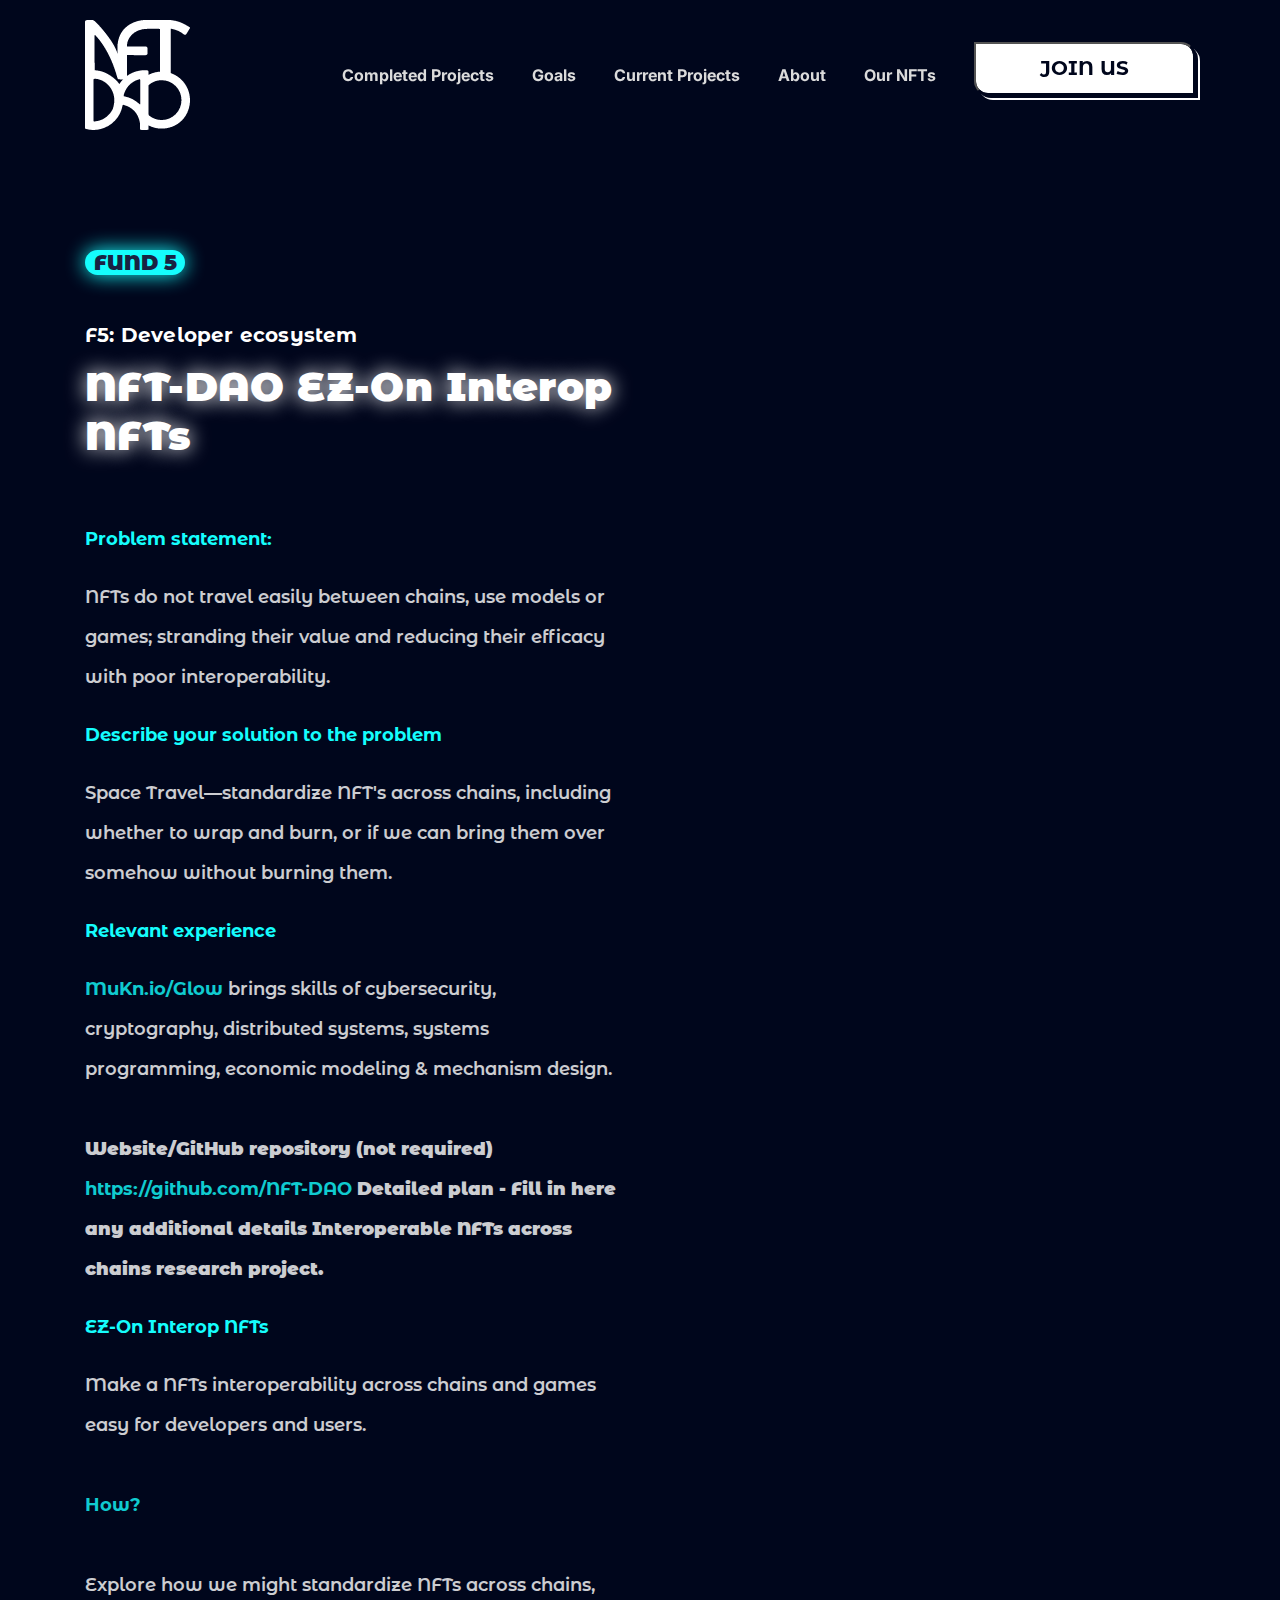
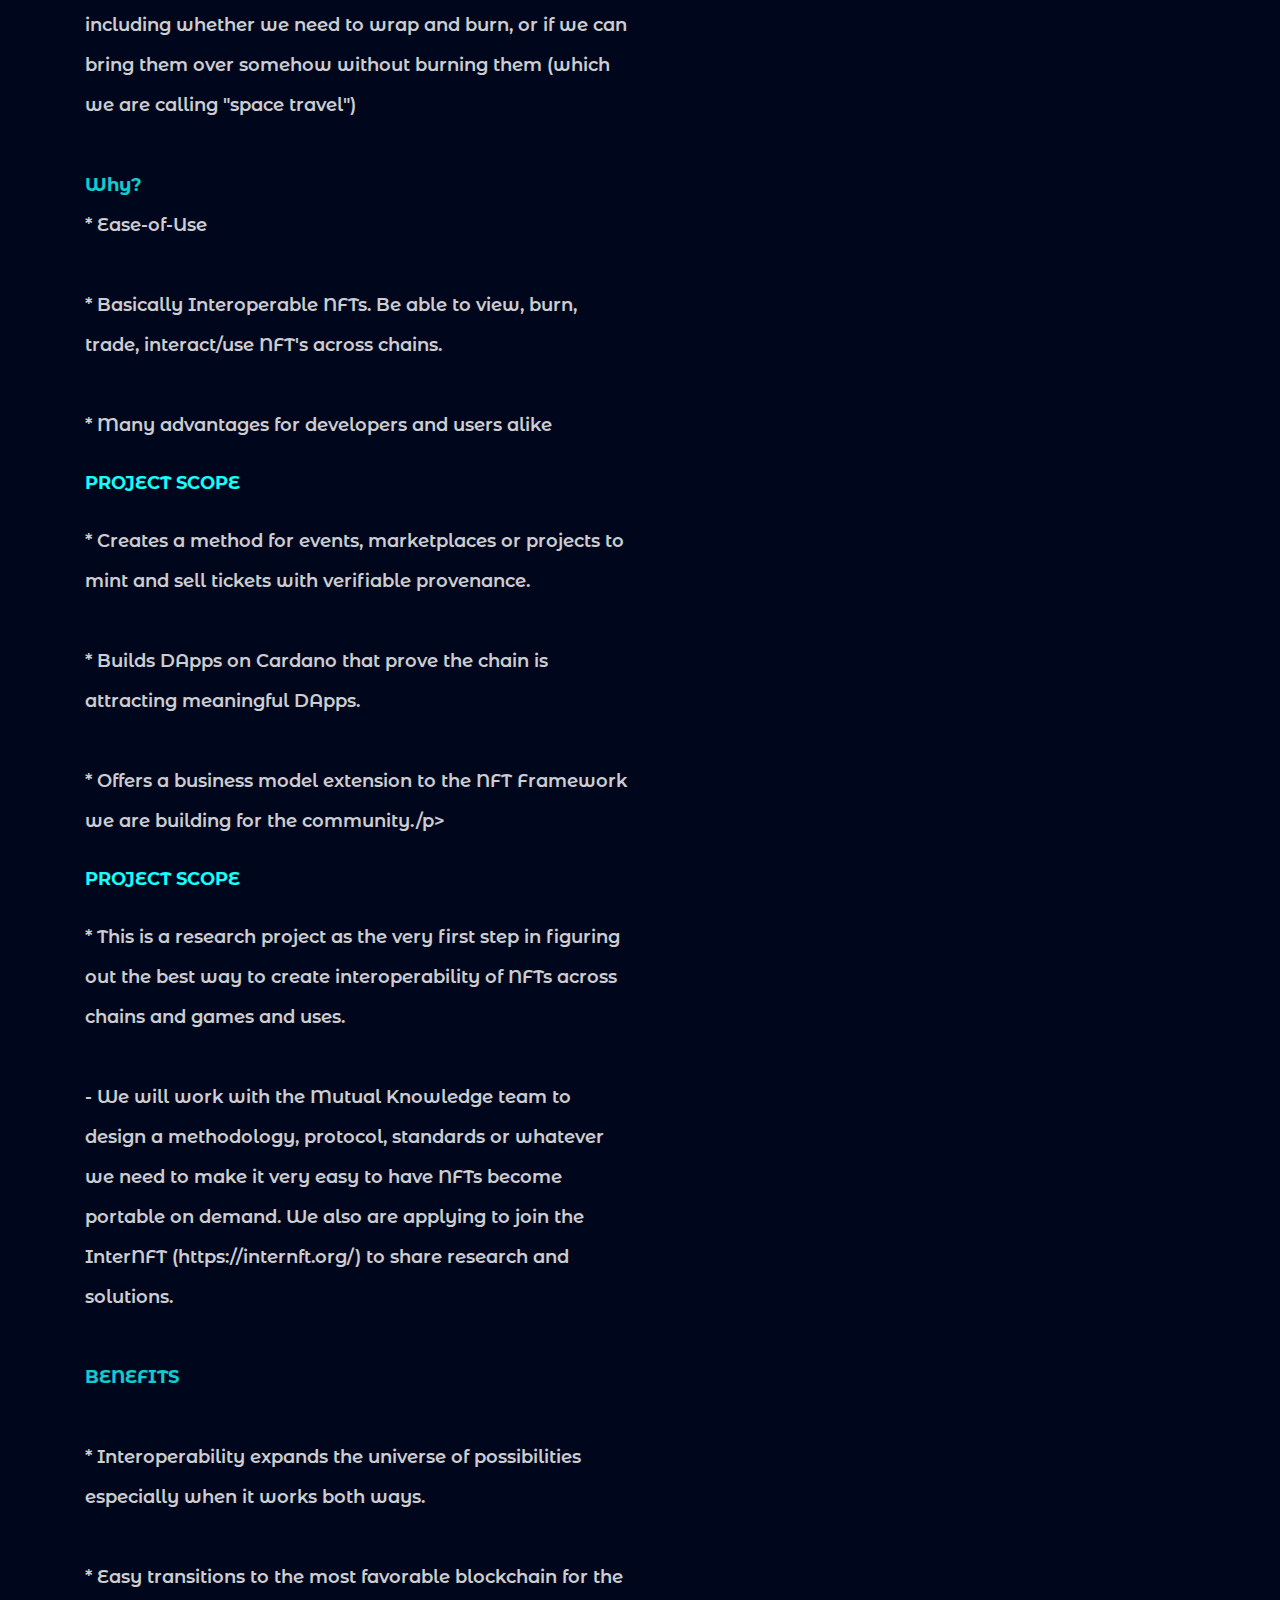
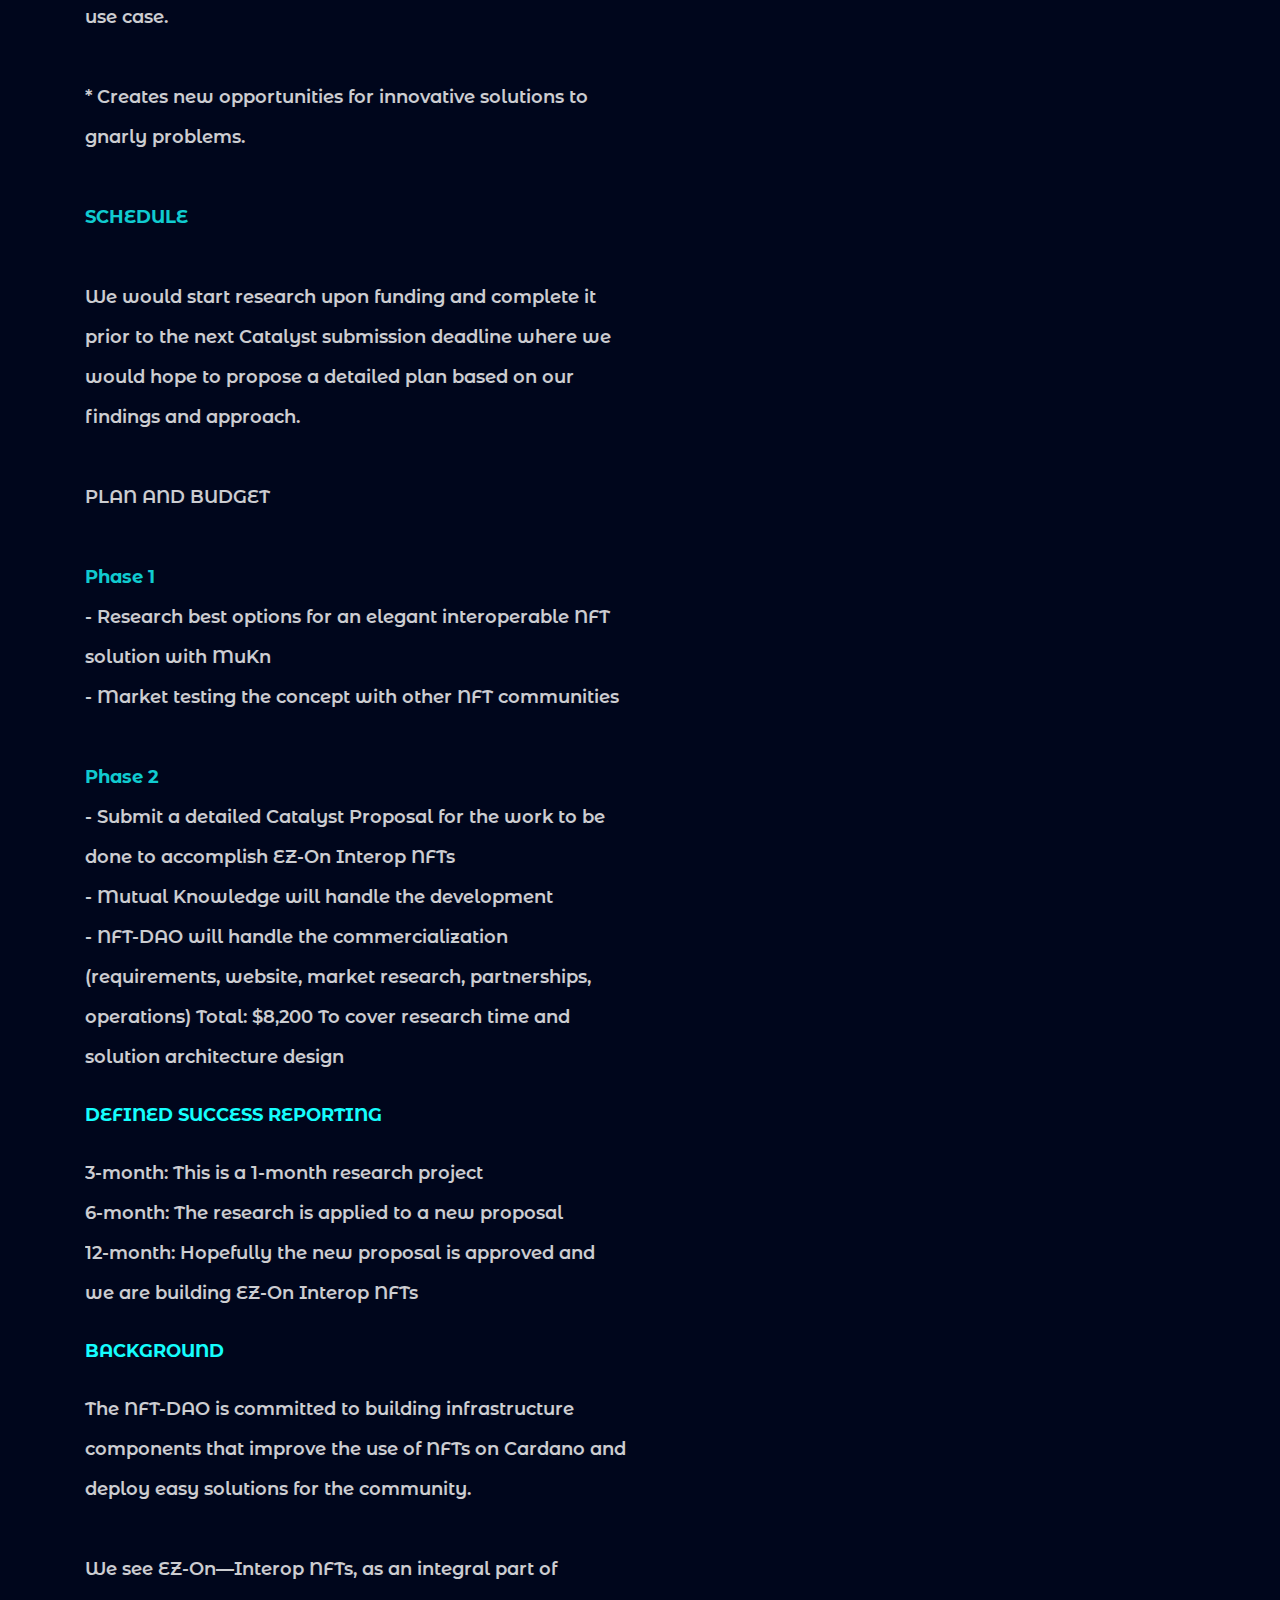
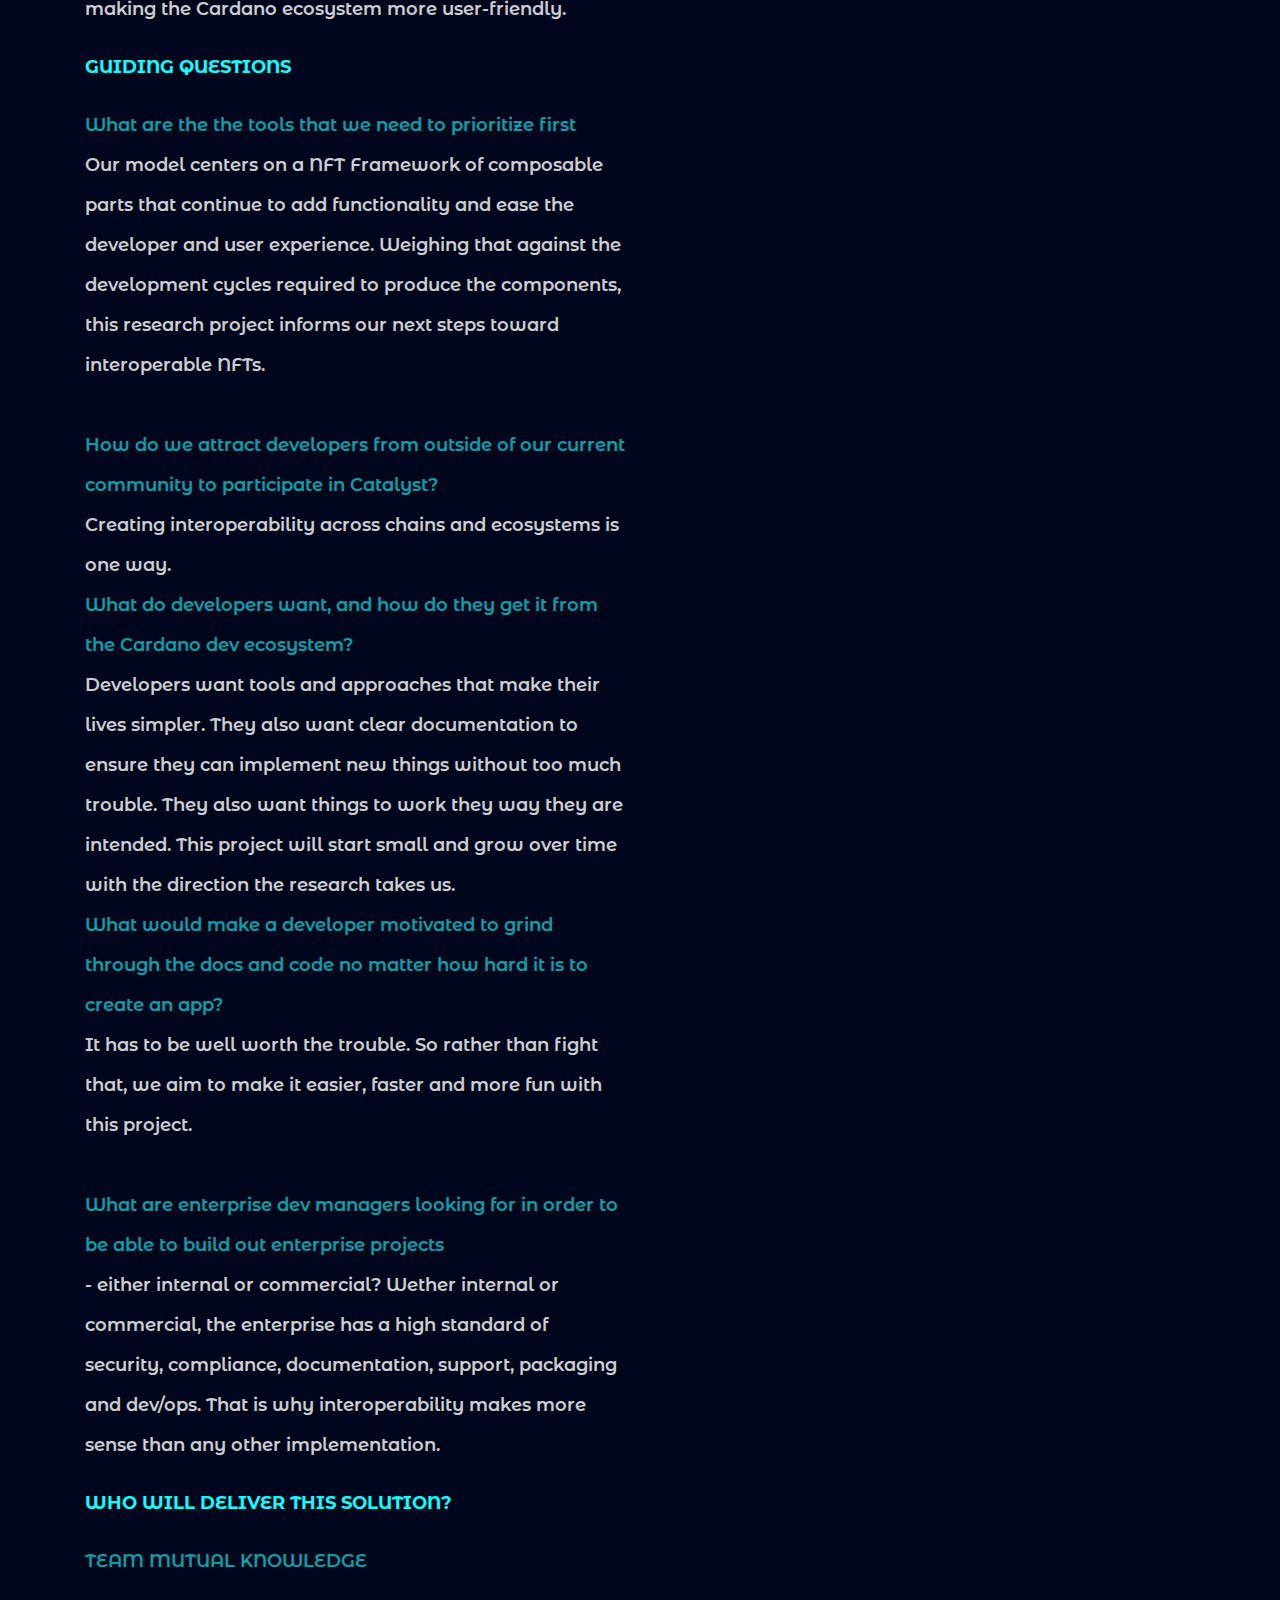
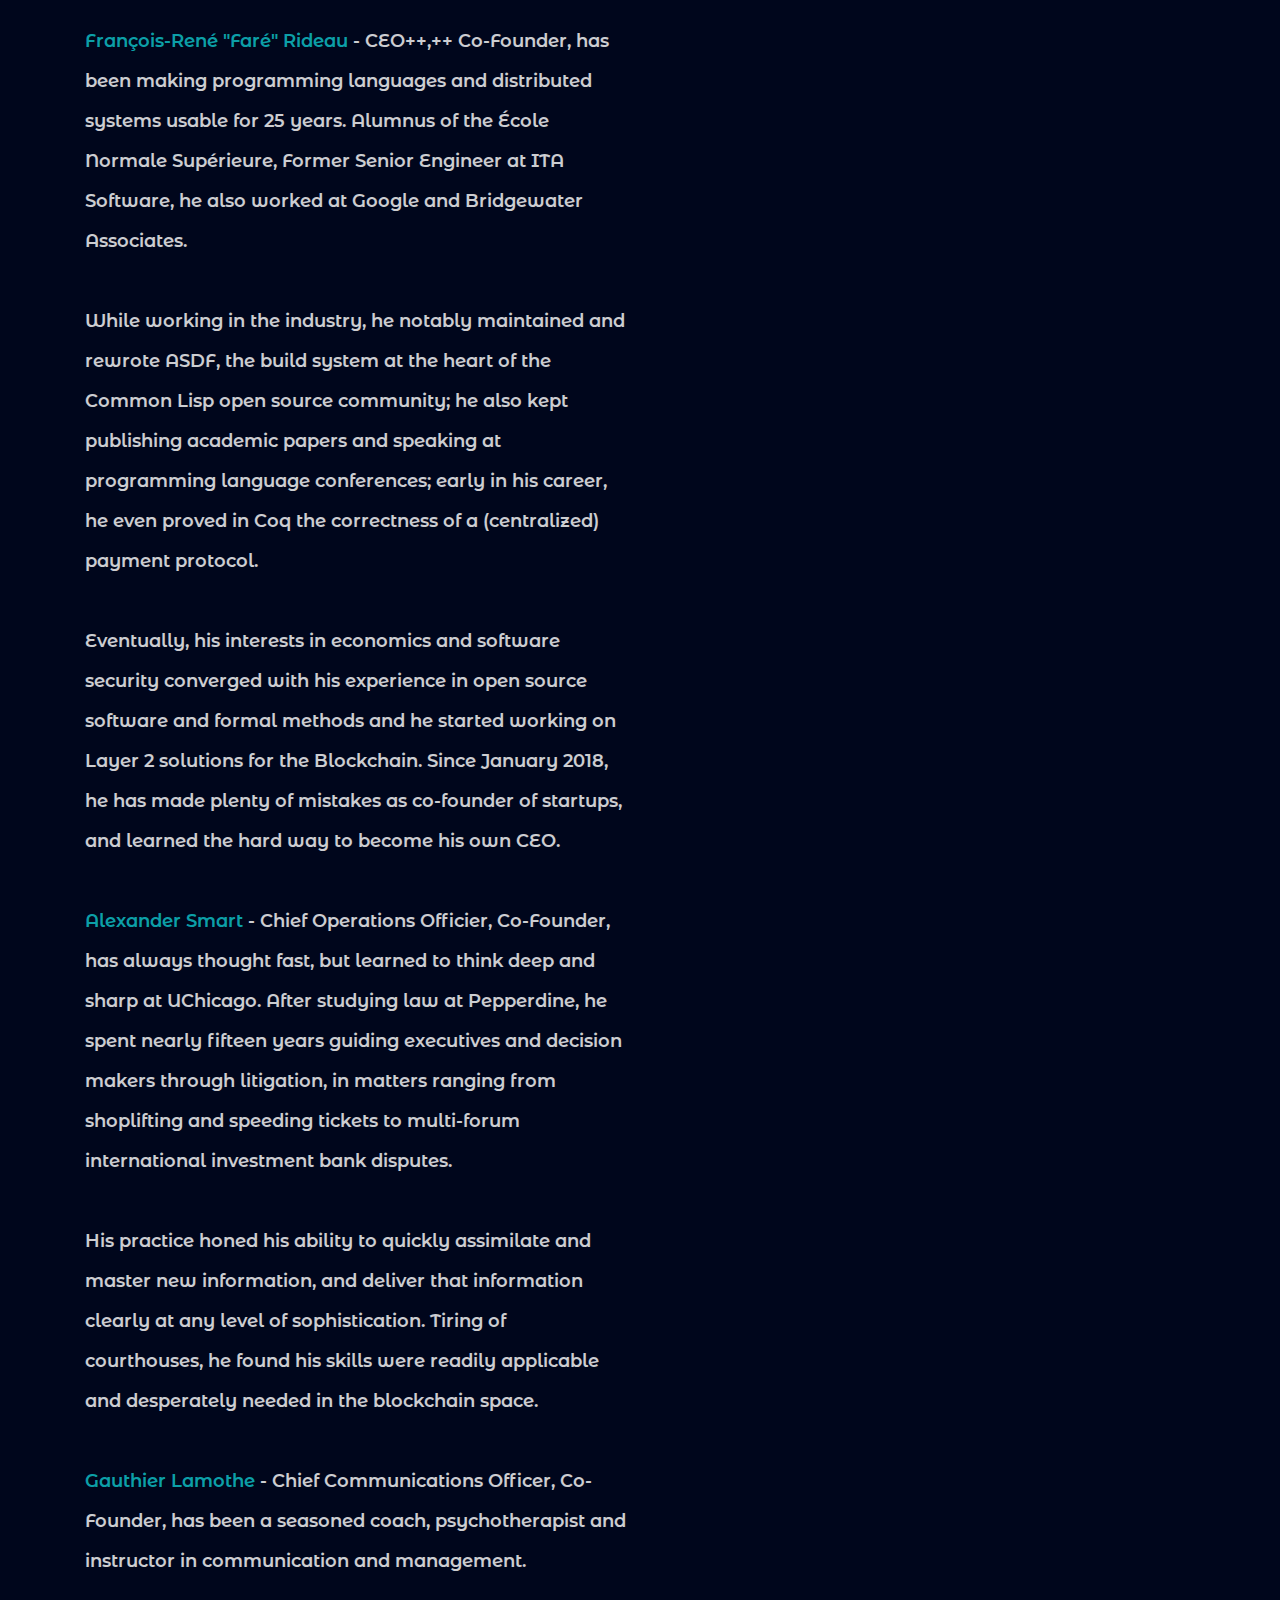
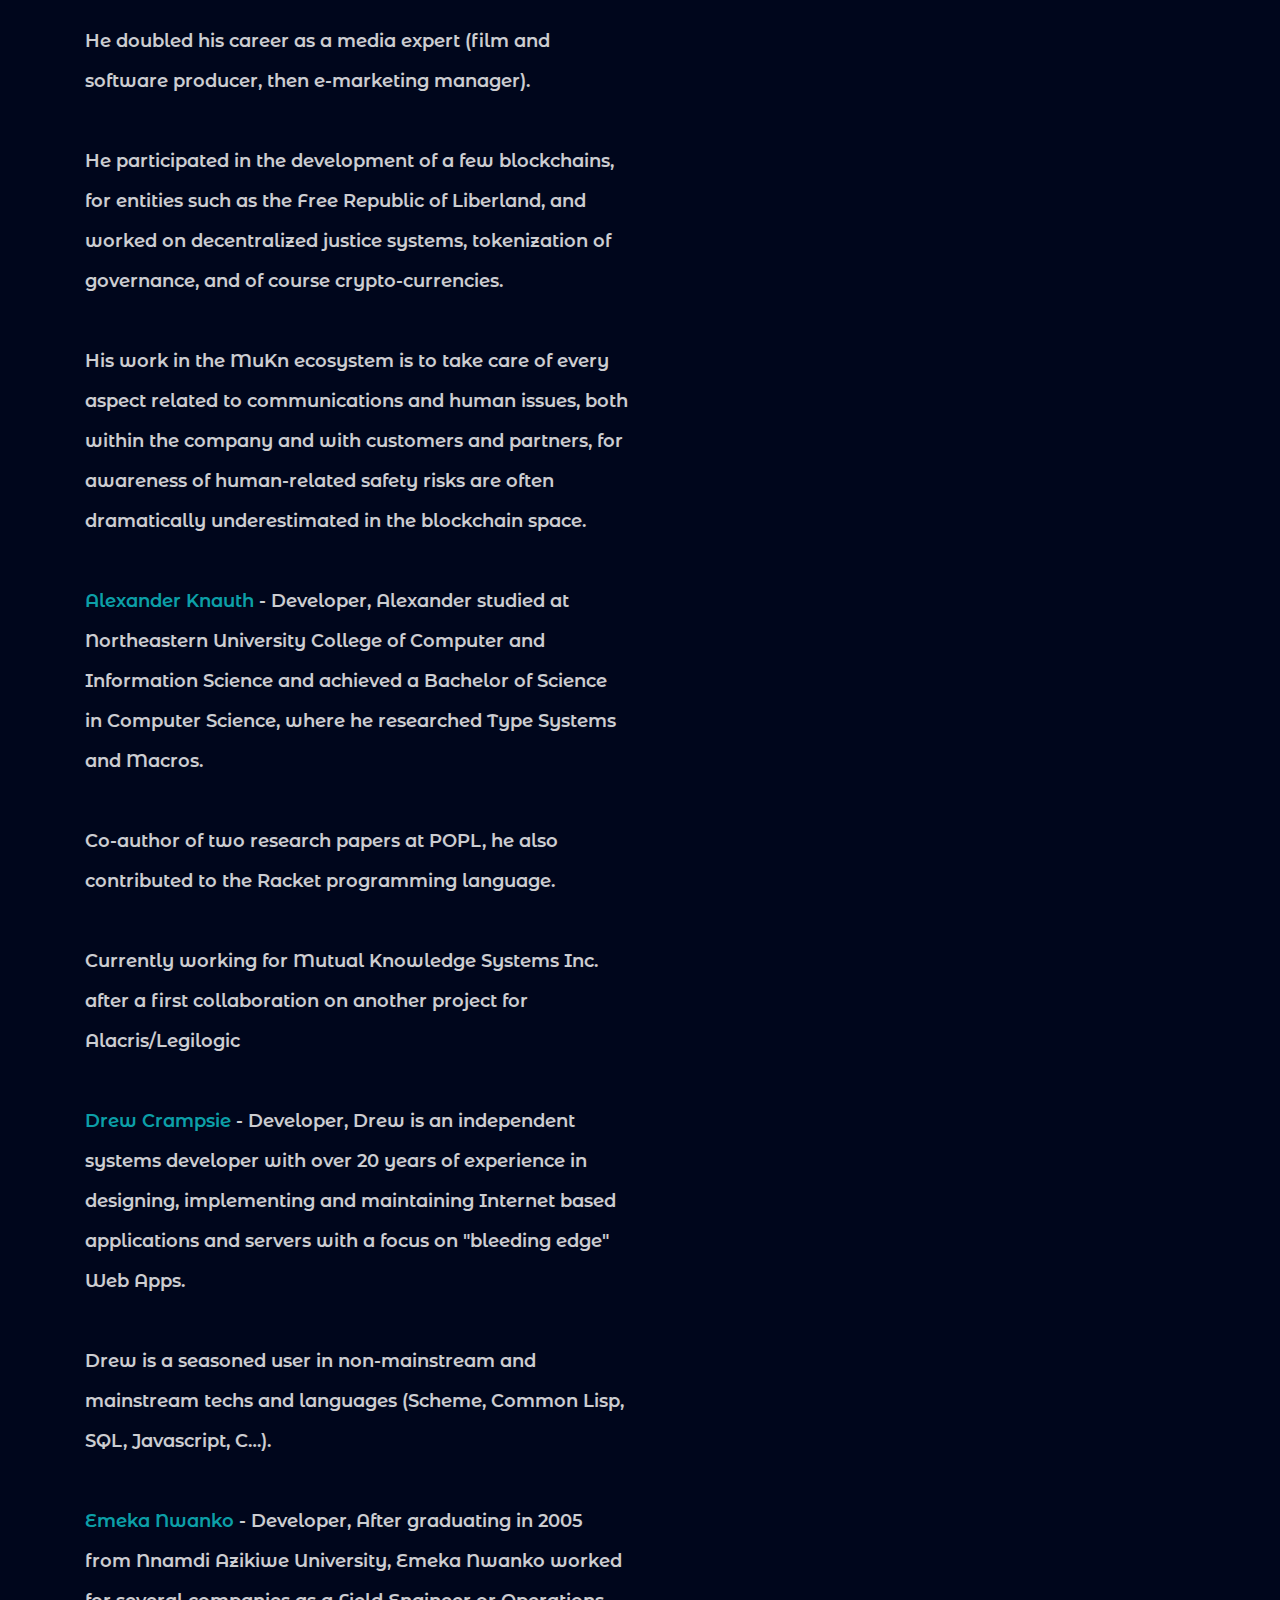
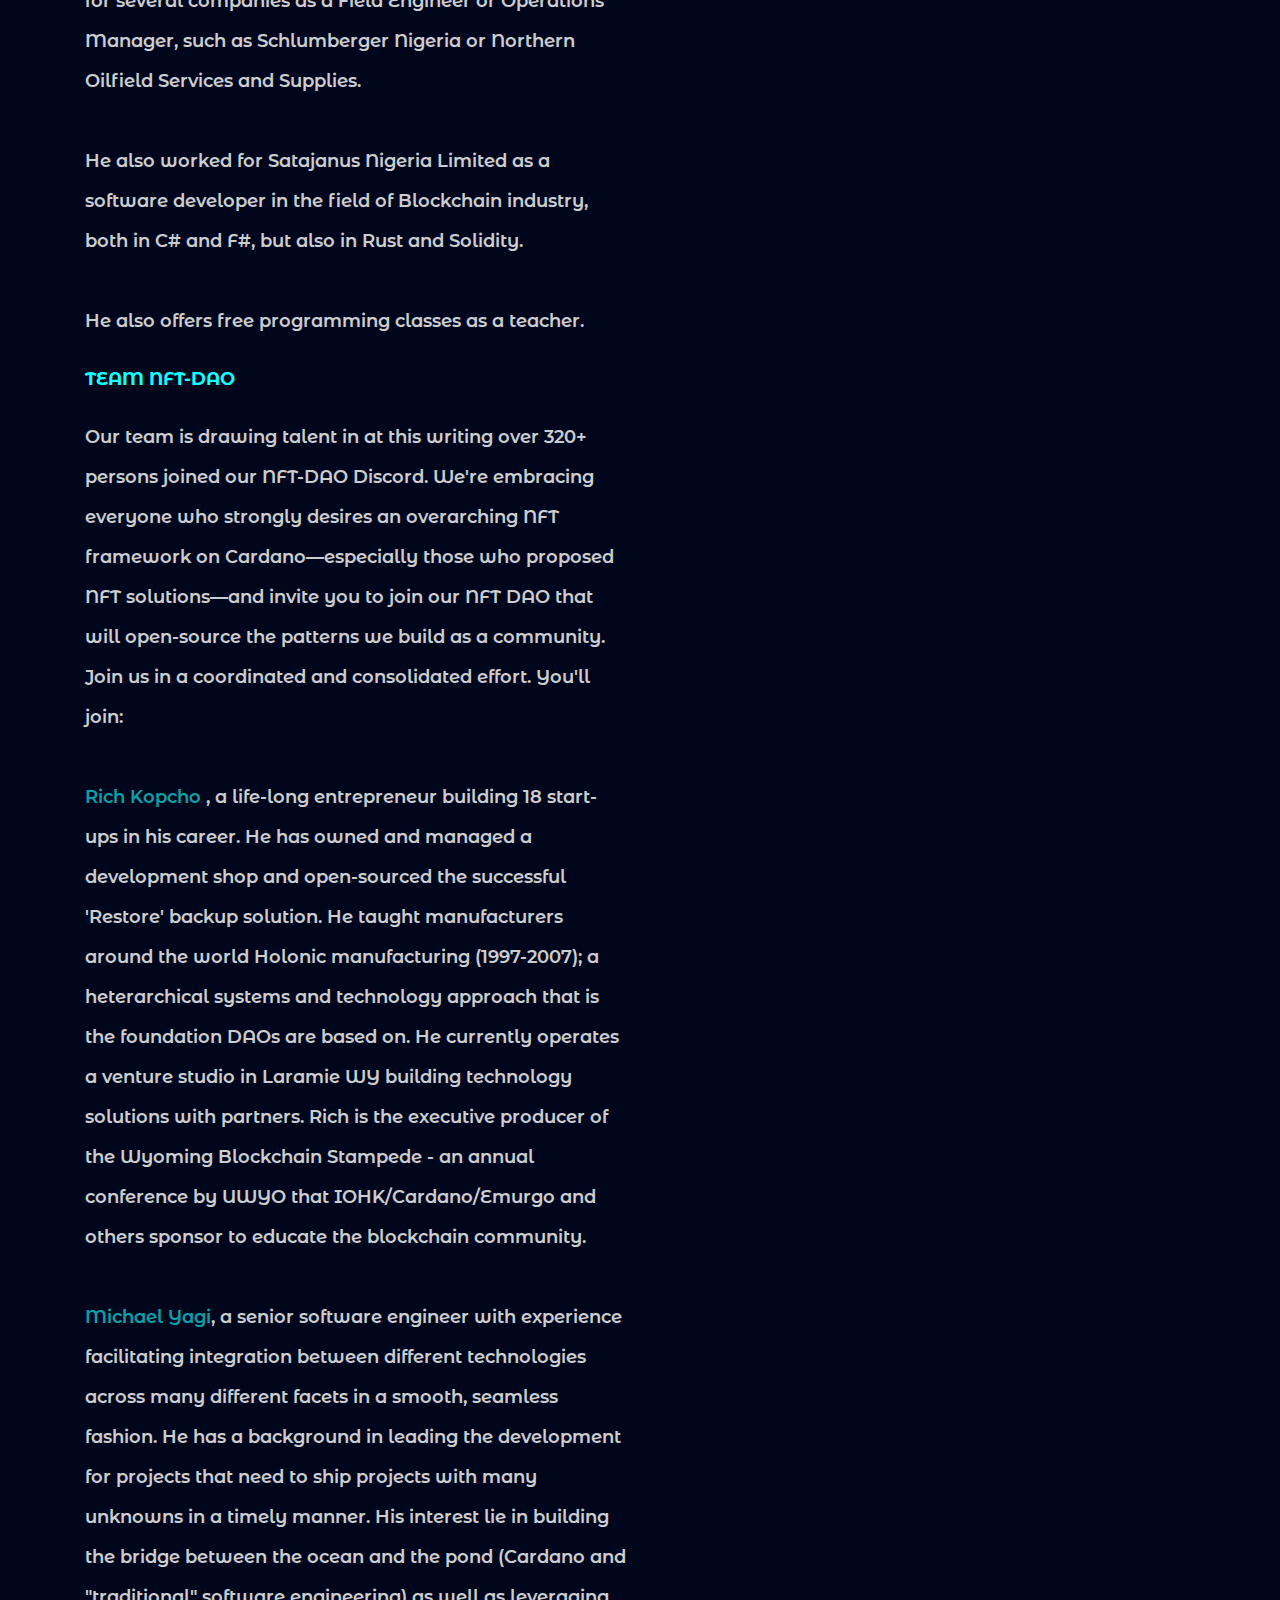
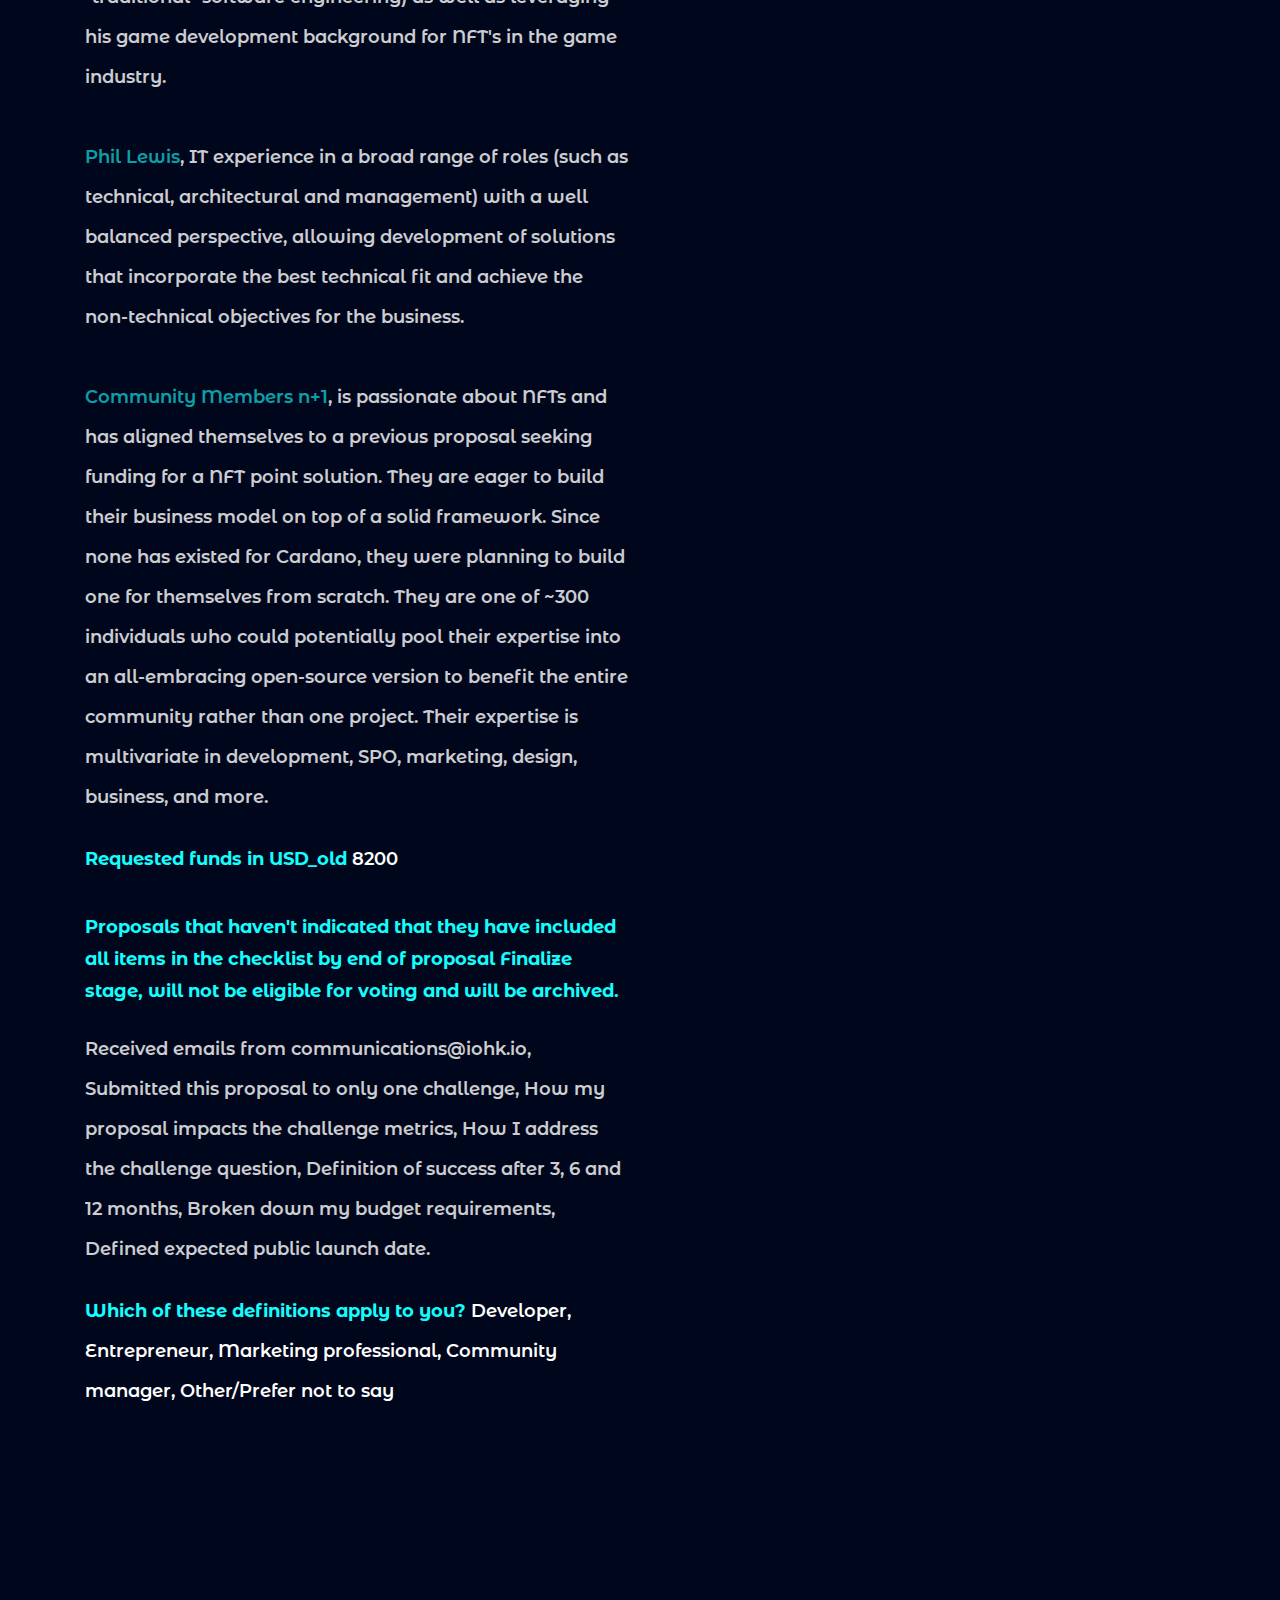
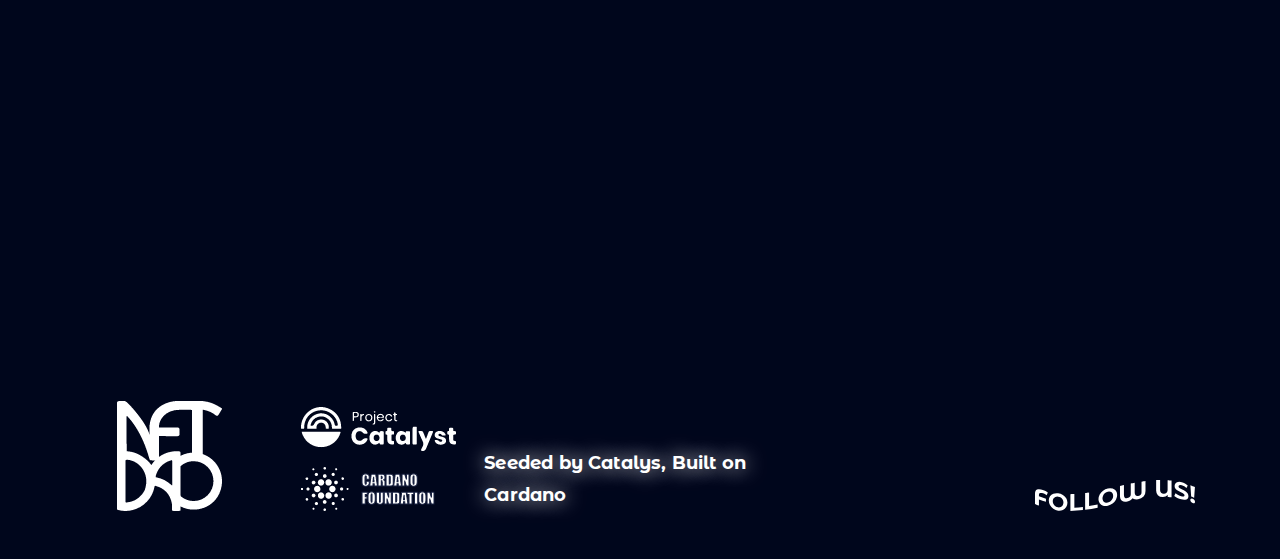
<file: F5DeveloperEcosystem.html>
<!DOCTYPE html>
<html lang="en">
   <head>
      <!-- Basic Page Needs
         ================================================== -->
      <meta charset="utf-8" />
      <meta http-equiv="X-UA-Compatible" content="IE=edge" />
      <!-- Specific Meta
         ================================================== -->
      <meta name="viewport" content="width=device-width, initial-scale=1, maximum-scale=1" />
      <!-- Titles
         ================================================== -->
      <!-- Favicons
         ================================================== -->
      <!-- <link rel="shortcut icon" href="assets/images/favicon.ico" />
         <link rel="apple-touch-icon" sizes="72x72" href="assets/images/android-icon-72x72.png" />
         <link rel="apple-touch-icon" sizes="114x114" href="assets/images/apple-icon-144x144.png" /> -->
      <!-- Custom Font
         ================================================== -->
      <link
         href="https://fonts.googleapis.com/css2?family=Dosis:wght@400;500;600;700;800&family=Inter:wght@400;500;600;700&display=swap"
         rel="stylesheet">
      <!-- CSS
         ================================================== -->
      <link rel="preconnect" href="https://fonts.googleapis.com">
      <link rel="preconnect" href="https://fonts.gstatic.com" crossorigin>
      <link href="https://fonts.googleapis.com/css2?family=Montserrat+Alternates:wght@400;500;600;700;800&family=Inter:wght@400;500;600;700&&display=swap" rel="stylesheet">
      <link rel="stylesheet" href="assets/css/bootstrap.min.css" />
      <link rel="stylesheet" href="assets/css/owl.carousel.min.css" />
      <link rel="stylesheet" href="assets/css/simple-scrollbar.css" />
      <link rel="stylesheet" href="assets/css/odometer-theme-default.css" />
      <link rel="stylesheet" href="assets/css/fontawesome.all.min.css" />
      <link rel="stylesheet" href="assets/css/style.css" />
      <script src="assets/js/modernizr.min.js"></script>
   </head>
   <body data-bs-spy="scroll" data-bs-target=".navigation-area">
      <!--~~~~~~~~~~~~~~~~~~~~~~~~~~~~~~~~~~~~~~~
         Start Site Header
         ~~~~~~~~~~~~~~~~~~~~~~~~~~~~~~~~~~~~~~~~-->
      <header class="site-header default-header-style">
         <div class="container">
            <div class="row align-items-center">
               <div class="col-12">
                  <div class="navigation-area">
                     <!-- Site Branding -->
                     <div class="site-branding">
                        <a href="index.html">
                        <img src="assets/images/logo.png" alt="Site Logo" />
                        </a>
                     </div>
                     <!--  /.site-branding -->
                     <!-- Site Navigation -->
                     <div class="site-navigation">
                        <nav class="navigation">
                           <!-- Main Menu -->
                           <div class="menu-wrapper">
                              <div class="menu-content">
                                 <ul class="mainmenu">
                                    <li>
                                       <a class="nav-link" href="index.html">Completed Projects</a>
                                    </li>
                                    <li>
                                       <a class="nav-link" href="index.html">Goals</a>
                                    </li>
                                    <li>
                                       <a class="nav-link" href="index.html">Current Projects</a>
                                    </li>
                                    <li>
                                       <a class="nav-link" href="index.html">About</a>
                                    </li>
                                    <li>
                                       <a class="nav-link" href="index.html">Our NFTs</a>
                                    </li>
                                    <li>
                                       <a href="contact.html"><button  class="costume-btn">JOIN US</button></a> 
                                    </li>
                                 </ul>
                                 <!-- /.menu-list -->
                              </div>
                              <!-- /.hours-content-->
                           </div>
                           <!-- /.menu-wrapper -->
                        </nav>
                     </div>
                     <!-- /.site-navigation -->
                     <div class="hamburger-menus">
                        <span></span>
                        <span></span>
                        <span></span>
                     </div>
                     <!-- /.hamburger-menus -->
                  </div>
                  <!-- /.navigation-area -->
               </div>
               <!-- /.col-12 -->
            </div>
            <!-- /.row -->
         </div>
         <!-- /.container-fluid -->
         <div class="mobile-sidebar-menu sidebar-menu">
            <div class="overlaybg"></div>
         </div>
      </header>
      <!--~~./ end site header ~~-->
      <!--********************************************************-->
      <!--********************* SITE CONTENT *********************-->
      <!--********************************************************-->
      <div class="site-content">

        <div class="wrapper">
            <div class="container">
                <div class="row">
                    <div class="col-lg-6 left-sided">
                     <span class=" badge-pill badge-primary page-badge">FUND 5</span>
                     <h3 class="page-header-title mt-5">F5: Developer ecosystem</h3>
                     <h3 class="page-main-title">NFT-DAO EZ-On Interop NFTs</h3>
                     <p class="page-subtitle mt-5">Problem statement:</p>
                     <p class="page-plain-text">NFTs do not travel easily between chains, use models or games; stranding their value and reducing their efficacy with poor interoperability.</p>
                     <p class="page-subtitle">Describe your solution to the problem</p>
                     <p class="page-plain-text">Space Travel—standardize NFT's across chains, including whether to wrap and burn, or if we can bring them over somehow without burning them.</p>
                     <p class="page-subtitle">Relevant experience</p>
                     <p class="page-plain-text"><span class="page-subtitle"> MuKn.io/Glow</span> brings skills of cybersecurity, cryptography, distributed systems, systems programming, economic modeling & mechanism design. <br/><br/><span class="highlighted-text"> Website/GitHub repository (not required) <span class="page-subtitle"> https://github.com/NFT-DAO</span> Detailed plan - Fill in here any additional details Interoperable NFTs across chains research project.</span></p>
                     <p class="page-subtitle">EZ-On Interop NFTs</p>
                     <p class="page-plain-text">Make a NFTs interoperability across chains and games easy for developers and users. <br/><br/> <span class="page-subtitle">How?</span><br/><br/> Explore how we might standardize NFTs across chains, including whether we need to wrap and burn, or if we can bring them over somehow without burning them (which we are calling "space travel")<br/><br/> <span class="page-subtitle"> Why?</span><br/> * Ease-of-Use <br/><br/>* Basically Interoperable NFTs. Be able to view, burn, trade, interact/use NFT's across chains. <br/><br/>* Many advantages for developers and users alike</p>
                     <p class="page-subtitle">PROJECT SCOPE</p>
                     <p class="page-plain-text">* Creates a method for events, marketplaces or projects to mint and sell tickets with verifiable provenance. <br/><br/>* Builds DApps on Cardano that prove the chain is attracting meaningful DApps. <br/><br/>* Offers a business model extension to the NFT Framework we are building for the community./p>
                     <p class="page-subtitle">PROJECT SCOPE</p>
                     <p class="page-plain-text">* This is a research project as the very first step in figuring out the best way to create interoperability of NFTs across chains and games and uses.<br/><br/> - We will work with the Mutual Knowledge team to design a methodology, protocol, standards or whatever we need to make it very easy to have NFTs become portable on demand. We also are applying to join the InterNFT (https://internft.org/) to share research and solutions. <br/><br/><span class="page-subtitle">BENEFITS</span><br/><br/>  * Interoperability expands the universe of possibilities especially when it works both ways. <br/><br/>* Easy transitions to the most favorable blockchain for the use case. <br/><br/>* Creates new opportunities for innovative solutions to gnarly problems. <br/><br/><span class="page-subtitle"> SCHEDULE</span><br/><br/> We would start research upon funding and complete it prior to the next Catalyst submission deadline where we would hope to propose a detailed plan based on our findings and approach. <br/><br/>PLAN AND BUDGET <br/><br/><span class="page-subtitle"> Phase 1</span><br/> - Research best options for an elegant interoperable NFT solution with MuKn <br/>- Market testing the concept with other NFT communities <br/><br/><span class="page-subtitle"> Phase 2</span><br/> - Submit a detailed Catalyst Proposal for the work to be done to accomplish EZ-On Interop NFTs <br/>- Mutual Knowledge will handle the development <br/>- NFT-DAO will handle the commercialization (requirements, website, market research, partnerships, operations) Total: $8,200 To cover research time and solution architecture design</p>
                     <p class="page-subtitle">DEFINED SUCCESS REPORTING</p>
                     <p class="page-plain-text">3-month: This is a 1-month research project <br/>6-month: The research is applied to a new proposal <br/>12-month: Hopefully the new proposal is approved and we are building EZ-On Interop NFTs</p>
                     <p class="page-subtitle">BACKGROUND</p>
                     <p class="page-plain-text">The NFT-DAO is committed to building infrastructure components that improve the use of NFTs on Cardano and deploy easy solutions for the community. <br/><br/>We see EZ-On—Interop NFTs, as an integral part of making the Cardano ecosystem more user-friendly.</p>
                     <p class="page-subtitle">GUIDING QUESTIONS</p>
                     <p class="page-plain-text"><span class="page-subtitle-darker"> What are the the tools that we need to prioritize first</span> <br/> Our model centers on a NFT Framework of composable parts that continue to add functionality and ease the developer and user experience. Weighing that against the development cycles required to produce the components, this research project informs our next steps toward interoperable NFTs.<br/><br/> <span class="page-subtitle-darker"> How do we attract developers from outside of our current community to participate in Catalyst?</span> <br/>Creating interoperability across chains and ecosystems is one way.<br/> <span class="page-subtitle-darker"> What do developers want, and how do they get it from the Cardano dev ecosystem?</span> <br/>Developers want tools and approaches that make their lives simpler. They also want clear documentation to ensure they can implement new things without too much trouble. They also want things to work they way they are intended. This project will start small and grow over time with the direction the research takes us.<br/><span class="page-subtitle-darker"> What would make a developer motivated to grind through the docs and code no matter how hard it is to create an app?</span><br/> It has to be well worth the trouble. So rather than fight that, we aim to make it easier, faster and more fun with this project.<br><br/><span class="page-subtitle-darker"> What are enterprise dev managers looking for in order to be able to build out enterprise projects</span><br/> - either internal or commercial? Wether internal or commercial, the enterprise has a high standard of security, compliance, documentation, support, packaging and dev/ops. That is why interoperability makes more sense than any other implementation.</p>
                     <p class="page-subtitle">WHO WILL DELIVER THIS SOLUTION?</p>
                     <p class="page-plain-text"><span class="page-subtitle-darker">TEAM MUTUAL KNOWLEDGE</span><br/><br/> <span class="page-subtitle-darker">François-René "Faré" Rideau</span>  - CEO++,++ Co-Founder, has been making programming languages and distributed systems usable for 25 years. Alumnus of the École Normale Supérieure, Former Senior Engineer at ITA Software, he also worked at Google and Bridgewater Associates.<br/><br/> While working in the industry, he notably maintained and rewrote ASDF, the build system at the heart of the Common Lisp open source community; he also kept publishing academic papers and speaking at programming language conferences; early in his career, he even proved in Coq the correctness of a (centralized) payment protocol.<br/><br/> Eventually, his interests in economics and software security converged with his experience in open source software and formal methods and he started working on Layer 2 solutions for the Blockchain. Since January 2018, he has made plenty of mistakes as co-founder of startups, and learned the hard way to become his own CEO.<br/><br/> <span class="page-subtitle-darker"> Alexander Smart</span> - Chief Operations Officier, Co-Founder, has always thought fast, but learned to think deep and sharp at UChicago. After studying law at Pepperdine, he spent nearly fifteen years guiding executives and decision makers through litigation, in matters ranging from shoplifting and speeding tickets to multi-forum international investment bank disputes.<br/><br/> His practice honed his ability to quickly assimilate and master new information, and deliver that information clearly at any level of sophistication. Tiring of courthouses, he found his skills were readily applicable and desperately needed in the blockchain space.<br/><br/> <span class="page-subtitle-darker">Gauthier Lamothe</span> - Chief Communications Officer, Co-Founder, has been a seasoned coach, psychotherapist and instructor in communication and management.<br/><br/> He doubled his career as a media expert (film and software producer, then e-marketing manager). <br/><br/>He participated in the development of a few blockchains, for entities such as the Free Republic of Liberland, and worked on decentralized justice systems, tokenization of governance, and of course crypto-currencies.<br/><br/> His work in the MuKn ecosystem is to take care of every aspect related to communications and human issues, both within the company and with customers and partners, for awareness of human-related safety risks are often dramatically underestimated in the blockchain space.<br/><br/> <span class="page-subtitle-darker"> Alexander Knauth</span> - Developer, Alexander studied at Northeastern University College of Computer and Information Science and achieved a Bachelor of Science in Computer Science, where he researched Type Systems and Macros.<br/><br/> Co-author of two research papers at POPL, he also contributed to the Racket programming language.<br/><br/> Currently working for Mutual Knowledge Systems Inc. after a first collaboration on another project for Alacris/Legilogic <br/><br/><span class="page-subtitle-darker"> Drew Crampsie</span> - Developer, Drew is an independent systems developer with over 20 years of experience in designing, implementing and maintaining Internet based applications and servers with a focus on "bleeding edge" Web Apps. <br/><br/>Drew is a seasoned user in non-mainstream and mainstream techs and languages (Scheme, Common Lisp, SQL, Javascript, C…). <br/><br/> <span class="page-subtitle-darker"> Emeka Nwanko</span> - Developer, After graduating in 2005 from Nnamdi Azikiwe University, Emeka Nwanko worked for several companies as a Field Engineer or Operations Manager, such as Schlumberger Nigeria or Northern Oilfield Services and Supplies.<br/><br/> He also worked for Satajanus Nigeria Limited as a software developer in the field of Blockchain industry, both in C# and F#, but also in Rust and Solidity.<br/><br/>  He also offers free programming classes as a teacher.</p>
                     <p class="page-subtitle">TEAM NFT-DAO</p>
                     <p class="page-plain-text">Our team is drawing talent in at this writing over 320+ persons joined our NFT-DAO Discord. We're embracing everyone who strongly desires an overarching NFT framework on Cardano—especially those who proposed NFT solutions—and invite you to join our NFT DAO that will open-source the patterns we build as a community. Join us in a coordinated and consolidated effort. You'll join:<br/><br/> <span class="page-subtitle-darker">Rich Kopcho</span> , a life-long entrepreneur building 18 start-ups in his career. He has owned and managed a development shop and open-sourced the successful 'Restore' backup solution. He taught manufacturers around the world Holonic manufacturing (1997-2007); a heterarchical systems and technology approach that is the foundation DAOs are based on. He currently operates a venture studio in Laramie WY building technology solutions with partners. Rich is the executive producer of the Wyoming Blockchain Stampede - an annual conference by UWYO that IOHK/Cardano/Emurgo and others sponsor to educate the blockchain community.<br/><br/> <span class="page-subtitle-darker"> Michael Yagi</span>, a senior software engineer with experience facilitating integration between different technologies across many different facets in a smooth, seamless fashion. He has a background in leading the development for projects that need to ship projects with many unknowns in a timely manner. His interest lie in building the bridge between the ocean and the pond (Cardano and "traditional" software engineering) as well as leveraging his game development background for NFT's in the game industry.<br/><br/> <span class="page-subtitle-darker"> Phil Lewis</span>, IT experience in a broad range of roles (such as technical, architectural and management) with a well balanced perspective, allowing development of solutions that incorporate the best technical fit and achieve the non-technical objectives for the business.<br/><br/> <span class="page-subtitle-darker"> Community Members n+1</span>, is passionate about NFTs and has aligned themselves to a previous proposal seeking funding for a NFT point solution. They are eager to build their business model on top of a solid framework. Since none has existed for Cardano, they were planning to build one for themselves from scratch. They are one of ~300 individuals who could potentially pool their expertise into an all-embracing open-source version to benefit the entire community rather than one project. Their expertise is multivariate in development, SPO, marketing, design, business, and more.</p>
                     <p class="page-subtitle">Requested funds in USD_old <span class="page-plain-text-but-lighter">8200</span><br/><br/>  Proposals that haven't indicated that they have included all items in the checklist by end of proposal Finalize stage, will not be eligible for voting and will be archived.</p>
                     <p class="page-plain-text">Received emails from communications@iohk.io, Submitted this proposal to only one challenge, How my proposal impacts the challenge metrics, How I address the challenge question, Definition of success after 3, 6 and 12 months, Broken down my budget requirements, Defined expected public launch date.</p>
                     <p class="page-plain-text-but-lighter"><span class="page-subtitle"> Which of these definitions apply to you?</span> Developer, Entrepreneur, Marketing professional, Community manager, Other/Prefer not to say</p>
                    </div>
                    <div class="col-lg-6">
     
                    </div>
                </div>
            </div>
            </div>
        </div>






         <footer id="contact-block" class="site-footer">
            <div class="container ">
               <div class="row footer-container align-items-end mb-5">
                  <div class="col-lg-2">
                     <img src="assets/images/logo.png" alt="">
                  </div>
                  <div class="col-lg-2">
                     <div class="col-lg-12">
                        <img src="assets/images/footericon1.png" alt="">
                     </div>
                     <div class="col-lg-12 mt-3">
                        <img src="assets/images/footericon2.png" alt="">
                     </div>
                  </div>
                  <div class="col-lg-4 seeded">
                     <p>Seeded by Catalys, Built on Cardano</p>
                  </div>
                  <div class="col-lg-2 empty"></div>
                  <div class="col-lg-2"><img src="assets/images/followus.svg" alt=""></div>
               </div>
            </div>
         </footer>
         <!--~./ end site footer ~-->
      </div>
      <!--~~./ end site content ~~-->
      <!-- All The JS Files
         ================================================== -->
      <script src="assets/js/jquery.js"></script>
      <script src="assets/js/popper.min.js"></script>
      <script src="assets/js/bootstrap.min.js"></script>
      <script src="assets/js/plugins.js"></script>
      <script src="assets/js/imagesloaded.pkgd.min.js"></script>
      <script src="assets/js/simple-scrollbar.min.js"></script>
      <script src="assets/js/background-parallax.js"></script>
      <script src="assets/js/theia-sticky-sidebar.min.js"></script>
      <script src="assets/js/ResizeSensor.min.js"></script>
      <script src="assets/js/owl.carousel.min.js"></script>
      <script src="assets/js/isotope.pkgd.min.js"></script>
      <script src="assets/js/packery-mode.pkgd.min.js"></script>
      <script src="assets/js/scrolla.jquery.min.js"></script>
      <script src="assets/js/odometer.min.js"></script>
      <script src="assets/js/isInViewport.jquery.js"></script>
      <script src="assets/js/contact.js"></script>
      <script src="assets/js/main.js"></script>
      <!-- main-js -->
   </body>
</html>
</file>
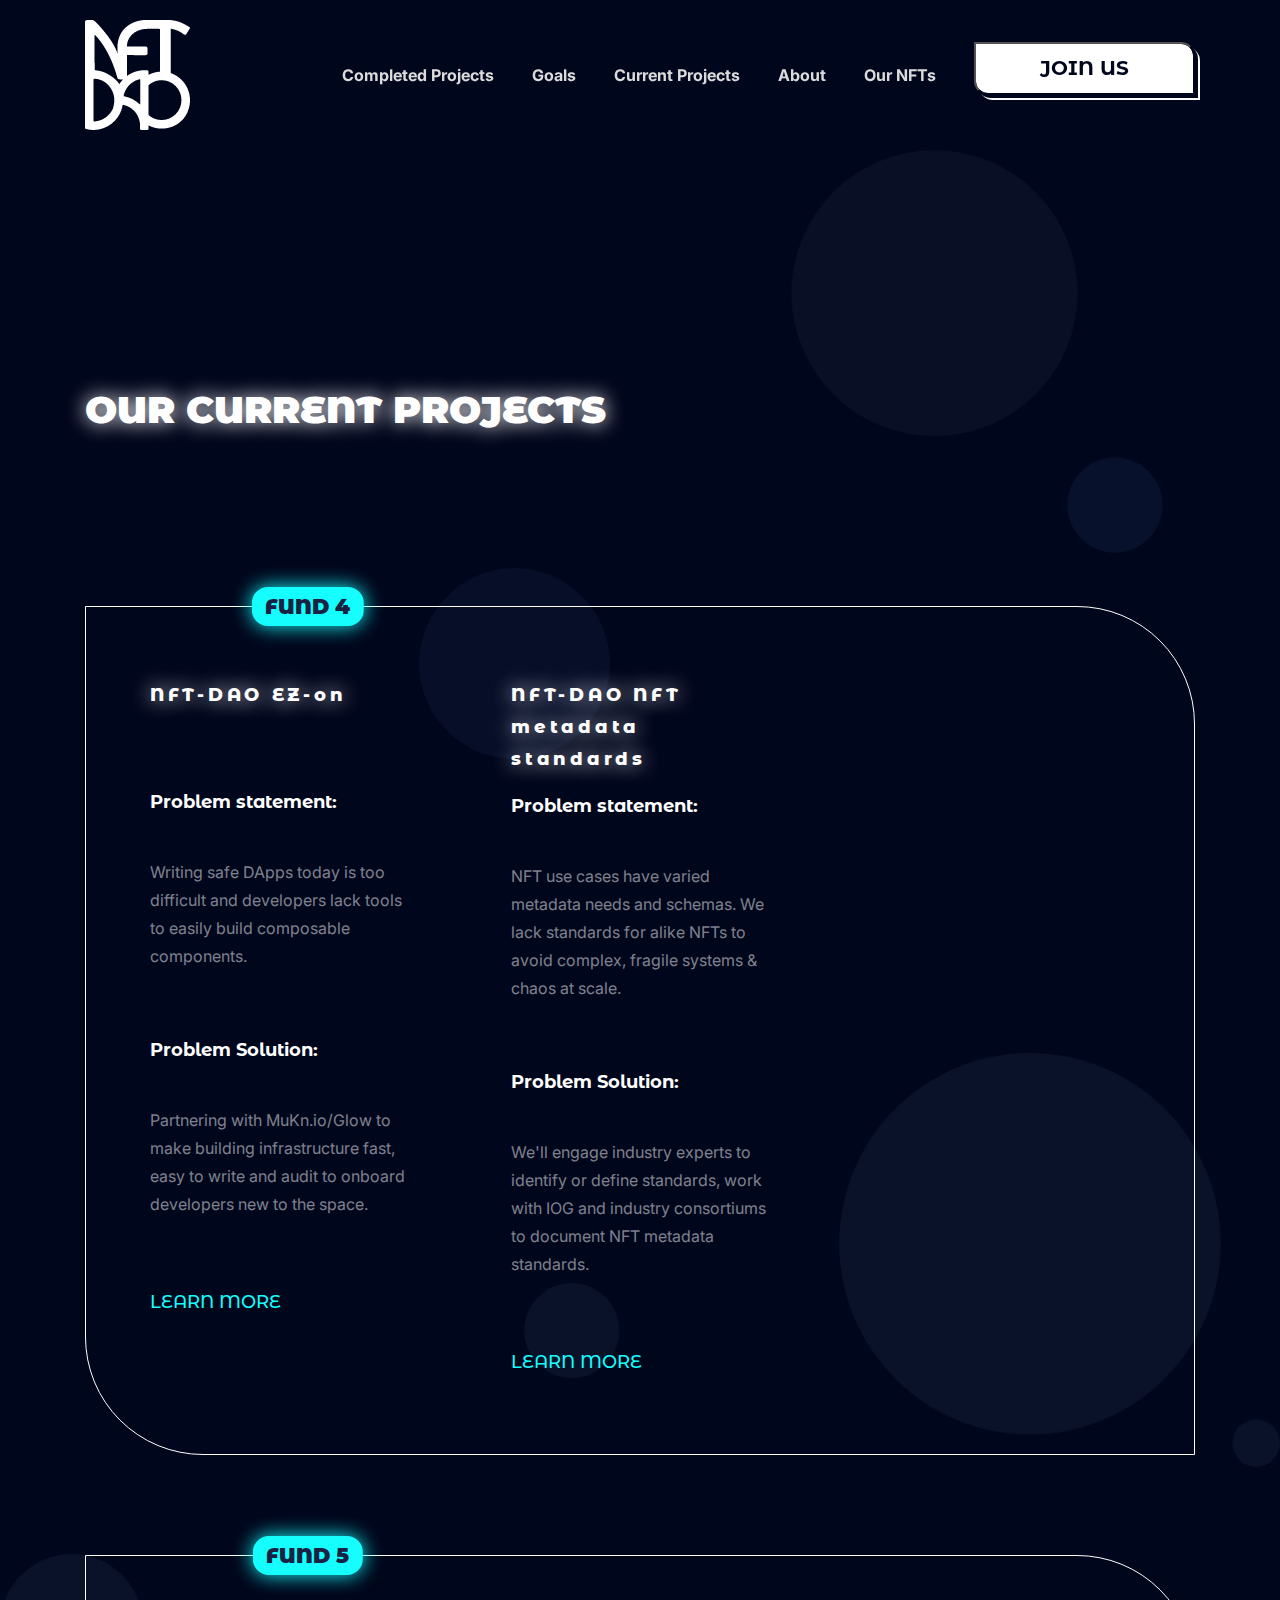
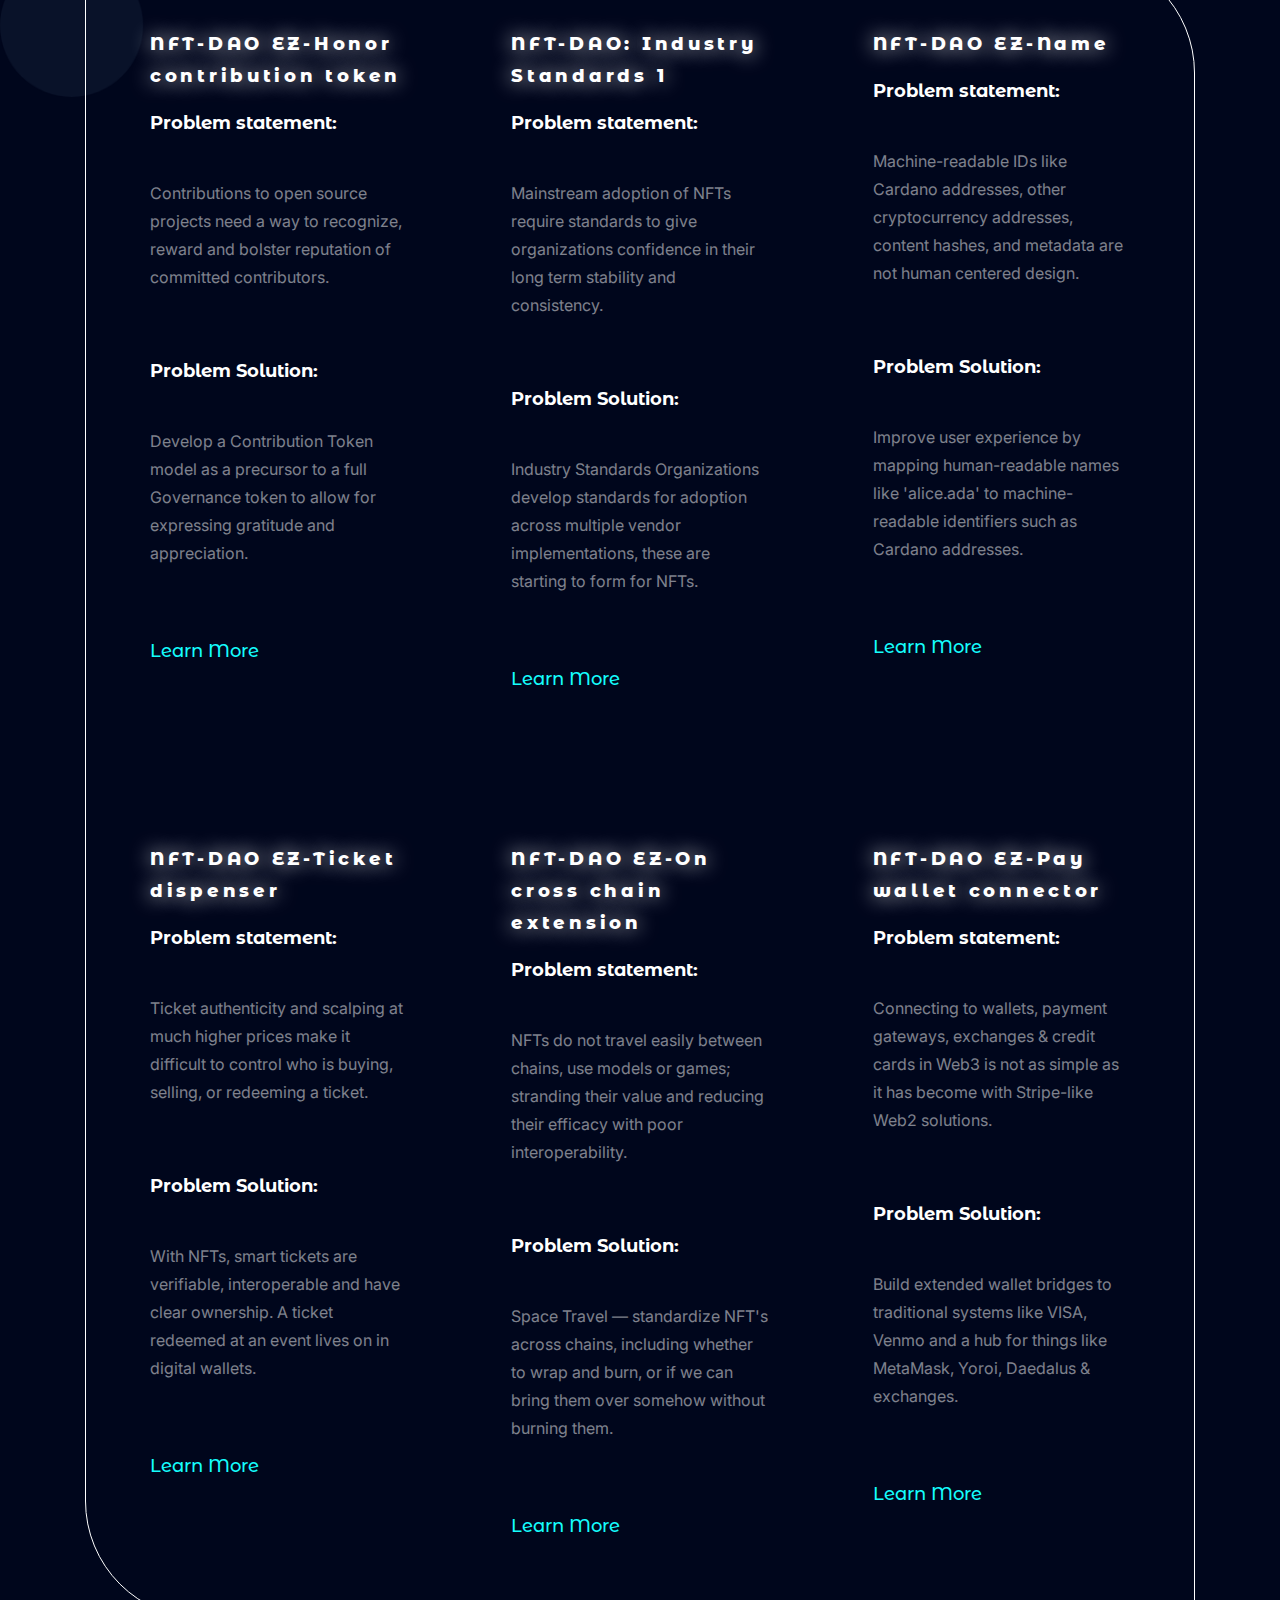
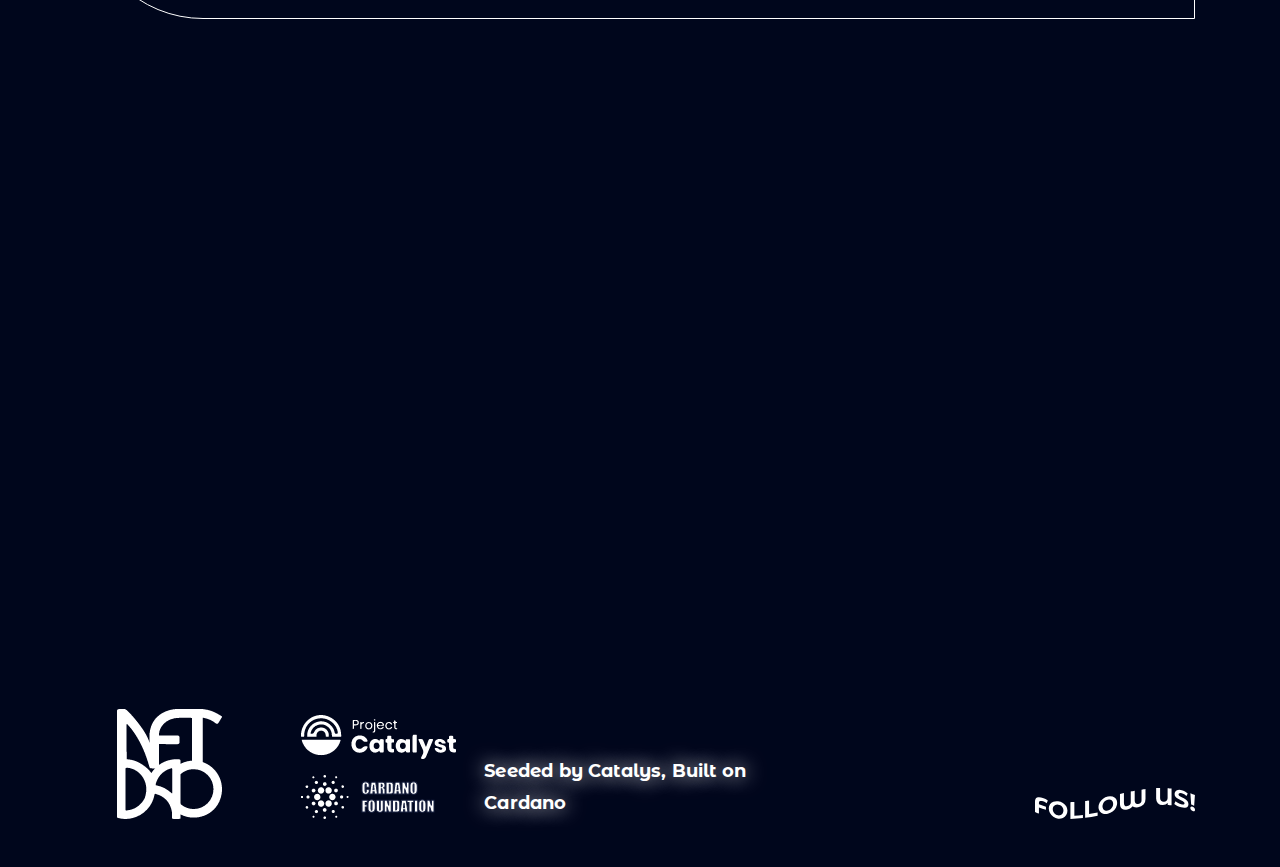
<file: funds.html>
<!DOCTYPE html>
<html lang="en">
   <head>
      <!-- Basic Page Needs
         ================================================== -->
      <meta charset="utf-8" />
      <meta http-equiv="X-UA-Compatible" content="IE=edge" />
      <!-- Specific Meta
         ================================================== -->
      <meta name="viewport" content="width=device-width, initial-scale=1, maximum-scale=1" />
      <!-- Titles
         ================================================== -->
      <!-- Favicons
         ================================================== -->
      <!-- <link rel="shortcut icon" href="assets/images/favicon.ico" />
         <link rel="apple-touch-icon" sizes="72x72" href="assets/images/android-icon-72x72.png" />
         <link rel="apple-touch-icon" sizes="114x114" href="assets/images/apple-icon-144x144.png" /> -->
      <!-- Custom Font
         ================================================== -->
      <link
         href="https://fonts.googleapis.com/css2?family=Dosis:wght@400;500;600;700;800&family=Inter:wght@400;500;600;700&display=swap"
         rel="stylesheet">
      <!-- CSS
         ================================================== -->
      <link rel="preconnect" href="https://fonts.googleapis.com">
      <link rel="preconnect" href="https://fonts.gstatic.com" crossorigin>
      <link href="https://fonts.googleapis.com/css2?family=Montserrat+Alternates:wght@400;500;600;700;800&family=Inter:wght@400;500;600;700&&display=swap" rel="stylesheet">
      <link rel="stylesheet" href="assets/css/bootstrap.min.css" />
      <link rel="stylesheet" href="assets/css/owl.carousel.min.css" />
      <link rel="stylesheet" href="assets/css/simple-scrollbar.css" />
      <link rel="stylesheet" href="assets/css/odometer-theme-default.css" />
      <link rel="stylesheet" href="assets/css/fontawesome.all.min.css" />
      <link rel="stylesheet" href="assets/css/style.css" />
      <script src="assets/js/modernizr.min.js"></script>
   </head>
   <body data-bs-spy="scroll" data-bs-target=".navigation-area">
      <!--~~~~~~~~~~~~~~~~~~~~~~~~~~~~~~~~~~~~~~~
         Start Site Header
         ~~~~~~~~~~~~~~~~~~~~~~~~~~~~~~~~~~~~~~~~-->
      <header class="site-header default-header-style">
         <div class="container">
            <div class="row align-items-center">
               <div class="col-12">
                  <div class="navigation-area">
                     <!-- Site Branding -->
                     <div class="site-branding">
                        <a href="index.html">
                        <img src="assets/images/logo.png" alt="Site Logo" />
                        </a>
                     </div>
                     <!--  /.site-branding -->
                     <!-- Site Navigation -->
                     <div class="site-navigation">
                        <nav class="navigation">
                           <!-- Main Menu -->
                           <div class="menu-wrapper">
                              <div class="menu-content">
                                 <ul class="mainmenu">
                                    <li>
                                       <a class="nav-link" href="index.html">Completed Projects</a>
                                    </li>
                                    <li>
                                       <a class="nav-link" href="index.html">Goals</a>
                                    </li>
                                    <li>
                                       <a class="nav-link" href="index.html">Current Projects</a>
                                    </li>
                                    <li>
                                       <a class="nav-link" href="index.html">About</a>
                                    </li>
                                    <li>
                                       <a class="nav-link" href="index.html">Our NFTs</a>
                                    </li>
                                    <li>
                                       <a href="contact.html"><button  class="costume-btn">JOIN US</button></a> 
                                    </li>
                                 </ul>
                                 <!-- /.menu-list -->
                              </div>
                              <!-- /.hours-content-->
                           </div>
                           <!-- /.menu-wrapper -->
                        </nav>
                     </div>
                     <!-- /.site-navigation -->
                     <div class="hamburger-menus">
                        <span></span>
                        <span></span>
                        <span></span>
                     </div>
                     <!-- /.hamburger-menus -->
                  </div>
                  <!-- /.navigation-area -->
               </div>
               <!-- /.col-12 -->
            </div>
            <!-- /.row -->
         </div>
         <!-- /.container-fluid -->
         <div class="mobile-sidebar-menu sidebar-menu">
            <div class="overlaybg"></div>
         </div>
      </header>
      <!--~~./ end site header ~~-->
      <!--********************************************************-->
      <!--********************* SITE CONTENT *********************-->
      <!--********************************************************-->
 

      <div class="wrapper our-prj" id="current-projects">
        <div id="testimonial-block" class="testimonial-block pd-t-170">
           <div class="container">
              <div class="row fund4 ">
                 <div class="col-lg-6 d-flex align-items-center  ">
                    <div class="section-title no-margin">
                       <h2 class="title-main ">
                          OUR CURRENT PROJECTS
                       </h2>
                       <!-- /.title-main -->
                    </div>
                    <!-- /.section-title -->
                 </div>
                 
                 
                 <!-- /.col-lg-8 -->
              </div>
              <!-- /.row -->
              <div class="row ">
                 <div class="col-lg-12 col-md-6 margined-cols">
                    <div class="outer-border">
                       <span class="badge badge-pill badge-primary badge-funds">FUND 4</span>
                       <div class="row">
                        <div class="col-lg-4 mt-5 mb-5">
                           <div class="col-lg-12 ">
                              <h3 class="project-header changable-header">NFT-DAO EZ-on</h3>
                           </div>
                           <!-- /.service-icon -->
                           <div class="col-lg-12 project-content">
                              <span class="small-header">
                              Problem statement:
                              </span>
                              <p class="mutable-text">
                                 Writing safe DApps today is too difficult and developers lack tools to easily build composable components.
                              </p>
                           </div>
                           <div class="col-lg-12 project-content mt-5">
                              <span class="small-header">
                              Problem Solution:
                              </span>
                              <p class="mutable-text">
                                 Partnering with MuKn.io/Glow to make building infrastructure fast, easy to write and audit to onboard developers new to the space.
                              </p>
                              
                              <a class="fund-learn-more-costum" href="page.html"> LEARN MORE</a>
                           </div>
                           <!-- /.col-lg-4 -->
                        </div>
                        <div class="col-lg-4 mt-5 mb-5">
                         <div class="col-lg-12 ">
                            <h3 class="project-header ">NFT-DAO NFT metadata standards</h3>
                         </div>
                         <!-- /.service-icon -->
                         <div class="col-lg-12 project-content">
                            <span class="small-header">
                            Problem statement:
                            </span>
                            <p class="mutable-text">
                               NFT use cases have varied metadata needs and schemas. We lack standards for alike NFTs to avoid complex, fragile systems & chaos at scale.
                            </p>
                         </div>
                         <div class="col-lg-12 project-content mt-5">
                            <span class="small-header">
                            Problem Solution:
                            </span>
                            <p class="mutable-text">
                               We'll engage industry experts to identify or define standards, work with IOG and industry consortiums to document NFT metadata standards.
                            </p>
                            <a class="fund-learn-more-costum"  href="page.html"> LEARN MORE</a>
                         </div>
                         <!-- /.col-lg-4 -->
                      </div>
                       </div>
                      
                      
                    </div>
                    
                    <!-- /.row -->
                 </div>
              </div>
              <div class="wrapper">
               <div class="row ">
                  <div class="col-lg-12 col-md-6 margined-cols">
                     <div class="outer-border">
                        <span class="badge badge-pill badge-primary badge-funds">FUND 5</span>
                        <div class="row pb-5">
                           <div class="col-lg-4 col-md-6 margined-cols-fund5  mt-5 mb-5 ">
                              <div >
                                
                                 <div  >
                                    <div class="col-lg-12 ">
                                       <h3 class="project-header ">NFT-DAO EZ-Honor contribution token</h3>
                                    </div>
                                    <!-- /.service-icon -->
                                    <div class="col-lg-12 project-content">
                                       <span class="small-header">
                                       Problem statement:
                                       </span>
                                       <p class="mutable-text">
                                          Contributions to open source projects need a way to recognize, reward and bolster reputation of committed contributors.
                                       </p>
                                    </div>
                                    <div class="col-lg-12 project-content mt-5">
                                       <span class="small-header">
                                       Problem Solution:
                                       </span>
                                       <p class="mutable-text">
                                          Develop a Contribution Token model as a precursor to a full Governance token to allow for expressing gratitude and appreciation.
                                       </p>
                                    </div>
                                    <!-- /.col-lg-4 -->
                                 </div>
                                 <a class="fund-learn-more"  href="distributeddecisionmaking.html"> Learn More</a>
                              </div>
                              <!-- /.row -->
                           </div>
                           <div class="col-lg-4 col-md-6  mt-5 mb-5">
                              <div>
                                
                                 <div  >
                                    <div class="col-lg-12 ">
                                       <h3 class="project-header">NFT-DAO: Industry Standards 1</h3>
                                    </div>
                                    <!-- /.service-icon -->
                                    <div class="col-lg-12 project-content">
                                       <span class="small-header">
                                       Problem statement:
                                       </span>
                                       <p class="mutable-text">
                                          Mainstream adoption of NFTs require standards to give organizations confidence in their long term stability and consistency.
                                       </p>
                                    </div>
                                    <div class="col-lg-12 project-content mt-5">
                                       <span class="small-header">
                                       Problem Solution:
                                       </span>
                                       <p class="mutable-text">
                                          Industry Standards Organizations develop standards for adoption across multiple vendor implementations, these are starting to form for NFTs.
                                       </p>
                                    </div>
                                    <!-- /.col-lg-4 -->
                                 </div>
                                 <a class="fund-learn-more"  href="Metadata challenge.html">Learn More</a> 
                              </div>
                              <!-- /.row -->
                           </div>
                           <div class="col-lg-4 col-md-6  mt-5 mb-5">
                              <div >
                                
                                 <div  >
                                    <div class="col-lg-12 ">
                                       <h3 class="project-header">NFT-DAO EZ-Name</h3>
                                    </div>
                                    <!-- /.service-icon -->
                                    <div class="col-lg-12 project-content">
                                       <span class="small-header">
                                       Problem statement:
                                       </span>
                                       <p class="mutable-text">
                                          Machine-readable IDs like Cardano addresses, other cryptocurrency addresses, content hashes, and metadata are not human centered design.
                                       </p>
                                    </div>
                                    <div class="col-lg-12 project-content mt-5">
                                       <span class="small-header">
                                       Problem Solution:
                                       </span>
                                       <p class="mutable-text">
                                          Improve user experience by mapping human-readable names like 'alice.ada' to machine-readable identifiers such as Cardano addresses.
                                       </p>
                                    </div>
                                    <!-- /.col-lg-4 -->
                                 </div>
                                 <a class="fund-learn-more"  href="dappsf5.html">Learn More</a>
                              </div>
                              <!-- /.row -->
                           </div>
                           <!-- /.container -->
                        </div>
                        <!-- /.row -->
                        <div class="row mt-5">
                           <div class="col-lg-4 col-md-6   mb-5">
                              <div >
                             
                                 <div  >
                                    <div class="col-lg-12 ">
                                       <h3 class="project-header">NFT-DAO EZ-Ticket dispenser</h3>
                                    </div>
                                    <!-- /.service-icon -->
                                    <div class="col-lg-12 project-content">
                                       <span class="small-header">
                                       Problem statement:
                                       </span>
                                       <p class="mutable-text">
                                          Ticket authenticity and scalping at much higher prices make it difficult to control who is buying, selling, or redeeming a ticket.
                                       </p>
                                    </div>
                                    <div class="col-lg-12 project-content mt-5">
                                       <span class="small-header">
                                       Problem Solution:
                                       </span>
                                       <p class="mutable-text">
                                          With NFTs, smart tickets are verifiable, interoperable and have clear ownership. A ticket redeemed at an event lives on in digital wallets.
                                       </p>
                                    </div>
                                    <!-- /.col-lg-4 -->
                                 </div>
                                 <a class="fund-learn-more" href="dappsf5.html">Learn More</a>
                              </div>
                              <!-- /.row -->
                           </div>
                           <div class="col-lg-4 col-md-6  mb-5">
                              <div >
                                 
                                 <div  >
                                    <div class="col-lg-12 ">
                                       <h3 class="project-header">NFT-DAO EZ-On cross chain extension</h3>
                                    </div>
                                    <!-- /.service-icon -->
                                    <div class="col-lg-12 project-content">
                                       <span class="small-header">
                                       Problem statement:
                                       </span>
                                       <p class="mutable-text">
                                          NFTs do not travel easily between chains, use models or games; stranding their value and reducing their efficacy with poor interoperability.
                                       </p>
                                    </div>
                                    <div class="col-lg-12 project-content mt-5">
                                       <span class="small-header">
                                       Problem Solution:
                                       </span>
                                       <p class="mutable-text">
                                          Space Travel — standardize NFT's across chains, including whether to wrap and burn, or if we can bring them over somehow without burning them.
                                       </p>
                                    </div>
                                    <!-- /.col-lg-4 -->
                                 </div>
                                 <a class="fund-learn-more" href="F5DeveloperEcosystem.html">
                                    Learn More
                                 </a>
                              </div>
                              <!-- /.row -->
                           </div>
                           <div class="col-lg-4 col-md-6  mb-5">
                                
                                 <div  >
                                    <div class="col-lg-12 ">
                                       <h3 class="project-header">NFT-DAO EZ-Pay wallet connector</h3>
                                    </div>
                                    <!-- /.service-icon -->
                                    <div class="col-lg-12 project-content">
                                       <span class="small-header">
                                       Problem statement:
                                       </span>
                                       <p class="mutable-text">
                                          Connecting to wallets, payment gateways, exchanges & credit cards in Web3 is not as simple as it has become with Stripe-like Web2 solutions.
                                       </p>
                                    </div>
                                    <div class="col-lg-12 project-content mt-5">
                                       <span class="small-header">
                                       Problem Solution:
                                       </span>
                                       <p class="mutable-text">
                                          Build extended wallet bridges to traditional systems like VISA, Venmo and a hub for things like MetaMask, Yoroi, Daedalus & exchanges.
                                       </p>
                                    </div>
                                    <!-- /.col-lg-4 -->
                                 </div>
                                 <a class="fund-learn-more"  href="F5DeveloperEcosystem.html">
                                    Learn More
                                 </a>
                              <!-- /.row -->
                           </div>
                           <!-- /.container -->
                        </div>
                     </div>
                  </div>
               </div>
              </div>
           </div>
        </div>
     </div>
         <footer id="contact-block" class="site-footer">
            <div class="container ">
               <div class="row footer-container align-items-end mb-5">
                  <div class="col-lg-2">
                     <img src="assets/images/logo.png" alt="">
                  </div>
                  <div class="col-lg-2">
                     <div class="col-lg-12">
                        <img src="assets/images/footericon1.png" alt="">
                     </div>
                     <div class="col-lg-12 mt-3">
                        <img src="assets/images/footericon2.png" alt="">
                     </div>
                  </div>
                  <div class="col-lg-4 seeded">
                     <p>Seeded by Catalys, Built on Cardano</p>
                  </div>
                  <div class="col-lg-2 empty"></div>
                  <div class="col-lg-2"><img src="assets/images/followus.svg" alt=""></div>
               </div>
            </div>
         </footer>
         <!--~./ end site footer ~-->
      </div>
      <!--~~./ end site content ~~-->
      <!-- All The JS Files
         ================================================== -->
      <script src="assets/js/jquery.js"></script>
      <script src="assets/js/popper.min.js"></script>
      <script src="assets/js/bootstrap.min.js"></script>
      <script src="assets/js/plugins.js"></script>
      <script src="assets/js/imagesloaded.pkgd.min.js"></script>
      <script src="assets/js/simple-scrollbar.min.js"></script>
      <script src="assets/js/background-parallax.js"></script>
      <script src="assets/js/theia-sticky-sidebar.min.js"></script>
      <script src="assets/js/ResizeSensor.min.js"></script>
      <script src="assets/js/owl.carousel.min.js"></script>
      <script src="assets/js/isotope.pkgd.min.js"></script>
      <script src="assets/js/packery-mode.pkgd.min.js"></script>
      <script src="assets/js/scrolla.jquery.min.js"></script>
      <script src="assets/js/odometer.min.js"></script>
      <script src="assets/js/isInViewport.jquery.js"></script>
      <script src="assets/js/contact.js"></script>
      <script src="assets/js/main.js"></script>
      <!-- main-js -->
   </body>
</html>
</file>
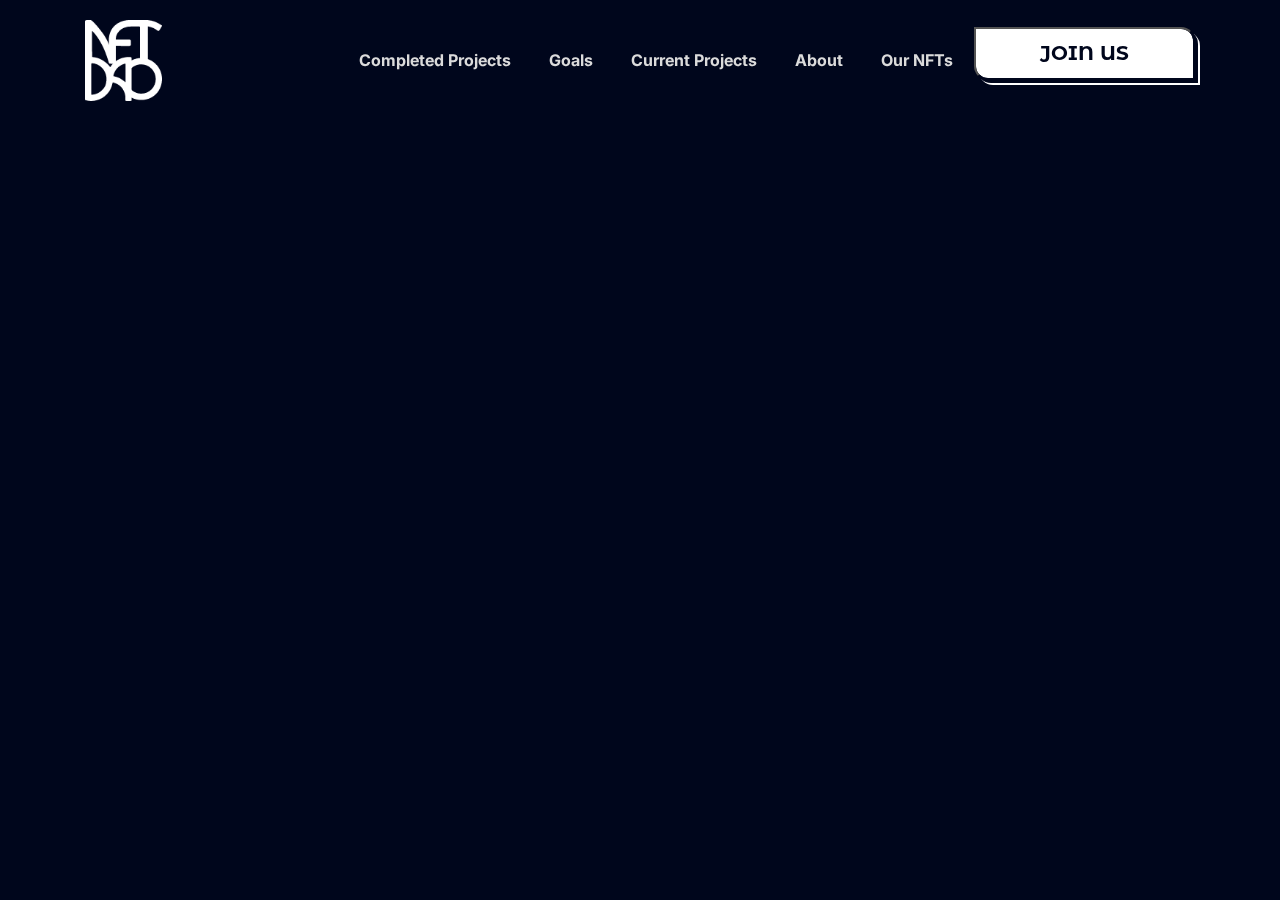
<file: mobile.html>
<!DOCTYPE html>
<html lang="en">
   <head>
      <!-- Basic Page Needs
         ================================================== -->
      <meta charset="utf-8" />
      <meta http-equiv="X-UA-Compatible" content="IE=edge" />
      <!-- Specific Meta
         ================================================== -->
      <meta name="viewport" content="width=device-width, initial-scale=1.0 " />
      <!-- Titles
         ================================================== -->
      <!-- Favicons
         ================================================== -->
      <!-- <link rel="shortcut icon" href="assets/images/favicon.ico" />
         <link rel="apple-touch-icon" sizes="72x72" href="assets/images/android-icon-72x72.png" />
         <link rel="apple-touch-icon" sizes="114x114" href="assets/images/apple-icon-144x144.png" /> -->
      <!-- Custom Font
         ================================================== -->
      <link
         href="https://fonts.googleapis.com/css2?family=Dosis:wght@400;500;600;700;800&family=Inter:wght@400;500;600;700&display=swap"
         rel="stylesheet">
      <!-- CSS
         ================================================== -->
      <link rel="preconnect" href="https://fonts.googleapis.com">
      <link rel="preconnect" href="https://fonts.gstatic.com" crossorigin>
      <link href="https://fonts.googleapis.com/css2?family=Montserrat+Alternates:wght@400;500;600;700;800&family=Inter:wght@400;500;600;700&&display=swap" rel="stylesheet">
      <link rel="stylesheet" href="assets/css/bootstrap.min.css" />
      <link rel="stylesheet" href="assets/css/owl.carousel.min.css" />
      <link rel="stylesheet" href="assets/css/simple-scrollbar.css" />
      <link rel="stylesheet" href="assets/css/odometer-theme-default.css" />
      <link rel="stylesheet" href="assets/css/fontawesome.all.min.css" />
      <link rel="stylesheet" href="assets/css/style.css" />
      <script src="assets/js/modernizr.min.js"></script>
   </head>
   <body data-bs-spy="scroll" data-bs-target=".navigation-area">
      <!--~~~~~~~~~~~~~~~~~~~~~~~~~~~~~~~~~~~~~~~
         Start Site Header
         ~~~~~~~~~~~~~~~~~~~~~~~~~~~~~~~~~~~~~~~~-->
      <header class="site-header default-header-style">
         <div class="container">
            <div class="row align-items-center">
               <div class="col-12">
                  <div class="navigation-area">
                     <!-- Site Branding -->
                     <div class="site-branding">
                        <a href="index.html">
                        <img class="logo-img" src="assets/images/logo.png" alt="Site Logo" />
                        </a>
                     </div>
                     <!--  /.site-branding -->
                     <!-- Site Navigation -->
                     <div class="site-navigation">
                        <nav class="navigation">
                           <!-- Main Menu -->
                           <div class="menu-wrapper">
                              <div class="menu-content">
                                 <ul class="mainmenu">
                                    <li>
                                       <a class="nav-link" href="#hero-block">Completed Projects</a>
                                    </li>
                                    <li>
                                       <a class="nav-link" href="#service-block">Goals</a>
                                    </li>
                                    <li>
                                       <a class="nav-link" href="#about-block">Current Projects</a>
                                    </li>
                                    <li>
                                       <a class="nav-link" href="#portfolio-block">About</a>
                                    </li>
                                    <li>
                                       <a class="nav-link" href="#blog-block">Our NFTs</a>
                                    </li>
                                    <li>
                                       <button class="costume-btn">JOIN US</button>
                                    </li>
                                 </ul>
                                 <!-- /.menu-list -->
                              </div>
                              <!-- /.hours-content-->
                           </div>
                           <!-- /.menu-wrapper -->
                        </nav>
                     </div>
                     <!-- /.site-navigation -->
                     <div class="hamburger-menus">
                        <span></span>
                        <span></span>
                        <span></span>
                     </div>
                     <!-- /.hamburger-menus -->
                  </div>
                  <!-- /.navigation-area -->
               </div>
               <!-- /.col-12 -->
            </div>
            <!-- /.row -->
         </div>
         <!-- /.container-fluid -->
         <div class="mobile-sidebar-menu sidebar-menu">
            <div class="overlaybg"></div>
         </div>
      </header>
      <!--~~./ end site header ~~-->
      <!--********************************************************-->
      <!--********************* SITE CONTENT *********************-->
      <!--********************************************************-->
      <div class="site-content content-mobile">
         <!--~~~~~~~~~~~~~~~~~~~~~~~~~~~~~~~~~~~~~~~
            Hero Block
            ~~~~~~~~~~~~~~~~~~~~~~~~~~~~~~~~~~~~~~~~-->
         <div id="hero-block" class="bannerr">
            <div class="container ">
               <img src="assets/images/banner.png" alt="no logo" class="mt-5" loading='lazy'>
               <div class="row">
                  <div class="col-lg-12 text-center ">
                     <div class="hero-content-area">
                        <h2 class="hero-title hero-title-mobile">
                           Welcome to NFT-DAO
                        </h2>
                       
                        <!-- /.hero-title -->
                        <p class="hero-services hero-tester">
                           Together we are building open source frameworks and decentralized applications for the Cardano blockchain and community while providing education to university students. This allows us to utilize IOG’S Project Catalyst initiative to mentor and guide future generations of blockchain innovators.
                        </p>
                     </div>
                     
                     <!-- /.hero-content-area -->
                     <div class="row">
                        <div class="col-12">
                           <div class="animated-box">
                              <svg xmlns="http://www.w3.org/2000/svg" width="332.063" height="185.351" viewBox="0 0 332.063 185.351">
                                 <g id="Group_376" data-name="Group 376" transform="translate(-24.309 -530.48)">
                                   <text id="AMAR" transform="translate(31 562) rotate(-42)" fill="#fff" font-size="10" font-family="MontserratAlternates-Regular, Montserrat Alternates" letter-spacing="0.01em" opacity="0.57"><tspan class="first-group-anim" x="0" y="0">AMAR</tspan></text>
                                   <text id="LOVE" transform="translate(50 594)" fill="#fff" font-size="10" font-family="MontserratAlternates-Regular, Montserrat Alternates" letter-spacing="0.01em" opacity="0.57"><tspan class="third-group-anim"  x="0"  y="0">LOVE</tspan></text>
                                   <text id="爱" transform="translate(108 639)" fill="#fff" font-size="18" font-family="MicrosoftJhengHeiUIRegular, Microsoft JhengHei UI" letter-spacing="0.01em" opacity="0.57"><tspan class="second-group-anim" x="0"  y="0">爱</tspan></text>
                                   <text id="COMMUNITY" transform="translate(285.709 587.718) rotate(-22)" fill="#fff" font-size="10" font-family="MontserratAlternates-Regular, Montserrat Alternates" letter-spacing="0.01em" opacity="0.57"><tspan class="third-group-anim" x="0"  y="0">COMMUNITY</tspan></text>
                                   <text id="コミュニティ" transform="matrix(0.966, 0.259, -0.259, 0.966, 160.807, 594.703)" fill="#fff" font-size="12" font-family="YuGothicUI-Regular, Yu Gothic UI" letter-spacing="0.01em" opacity="0.57"><tspan class="first-group-anim" x="0"  y="0">コミュニティ</tspan></text>
                                   <text id="社区" transform="matrix(0.799, -0.602, 0.602, 0.799, 257.036, 645.826)" fill="#fff" font-size="12" font-family="YuGothicUI-Regular, Yu Gothic UI" letter-spacing="0.01em" opacity="0.57"><tspan class="third-group-anim" x="0"  y="0">社区</tspan></text>
                                   <text id="საზოგადოება" transform="matrix(0.883, 0.469, -0.469, 0.883, 51.408, 670.46)" fill="#fff" font-size="10" font-family="SegoeUI, Segoe UI" letter-spacing="0.01em" opacity="0.57"><tspan class="second-group-anim" x="0"  y="0">საზოგადოება</tspan></text>
                                   <text id="სიყვარული" transform="matrix(0.819, -0.574, 0.574, 0.819, 288.311, 713.373)" fill="#fff" font-size="10" font-family="SegoeUI, Segoe UI" letter-spacing="0.01em" opacity="0.57"><tspan class="second-group-anim" x="0"  y="0">სიყვარული</tspan></text>
                                   <text id="COMUNIDADE" transform="translate(156.124 677.125) rotate(9)" fill="#fff" font-size="10" font-family="MontserratAlternates-Regular, Montserrat Alternates" letter-spacing="0.01em" opacity="0.57"><tspan class="first-group-anim" x="0"  y="0">COMUNIDADE</tspan></text>
                                 </g>
                               </svg>
                               
                           </div>
                        </div>
                     </div> 
                     <div class="col-lg-12 d-flex justify-content-center align-items-center mt-5">
                        <img src="assets/images/learnmorescroll.png" alt="learn more">
                     </div>


                  </div>
               </div>
               
            </div>
         </div>
         <!-- /.hero-block -->
         <!--~~~~~~~~~~~~~~~~~~~~~~~~~~~~~~~~~~~~~~~
            Start Services Block
            ~~~~~~~~~~~~~~~~~~~~~~~~~~~~~~~~~~~~~~~~-->

         <!--~~./ end services block ~~-->
         <!--~~~~~~~~~~~~~~~~~~~~~~~~~~~~~~~~~~~~~~~
            Start About Us Block
            ~~~~~~~~~~~~~~~~~~~~~~~~~~~~~~~~~~~~~~~~-->
         <div class="wrapper completed-prj wrapper-mobile">
            <div id="about-block" class="about-us-block ">
               <div class="container  ">
                  <div class="row ">
                     <div class="col-lg-8">
                        <div class="section-title">
                           <h2 class="title-main-mobile">
                              Completed Projects
                           </h2>
                           <!-- /.title-main -->
                        </div>
                        <!-- /.section-title -->
                     </div>
                     <!-- /.col-lg-8 -->
                  </div>
                  <!-- /.row -->
                  <div class="row ">
                     <div class="col-lg-5 col-md-5">
                        <div class="outer-border outer-border-mobile">
                           <a class="service-item service-item-mobile " href="#">
                              <!-- /.service-icon -->
                              <h3 class="our-nft-mobile">METADATA STANDARDS</h3>
                           </a>
                           <span class="badge badge-pill badge-primary badge-mobile">FUND 4</span>
                           <img class=" arrow-mobile" src="./assets/images/arrow.svg" alt="Arrow">
                        </div>
                        <!-- /.service-item outer-border -->
                     </div>
                     <div class="col-2">

                     </div>
                     <div class="col-lg-5 col-md-5 mt-5">
                        <div class="outer-border outer-border-mobile">
                           <a class="service-item service-item-mobile " href="#">
                              <!-- /.service-icon -->
                              <h3 class="our-nft-mobile">TICKET <br/> SALE APP</h3>
                           </a>
                           <span class="badge badge-pill badge-primary badge-mobile">FUND 4</span>
                           <img class=" arrow-mobile" src="./assets/images/arrow.svg" alt="Arrow">
                        </div>
                        <!-- /.service-item outer-border -->
                     </div>
                  </div>
                  <!-- /.row -->
               </div>
               <!-- /.container -->
            </div>
         </div>
         <!--~~./ end about us block ~~-->
         <!--~~~~~~~~~~~~~~~~~~~~~~~~~~~~~~~~~~~~~~~
            Start Portfolio Block
            ~~~~~~~~~~~~~~~~~~~~~~~~~~~~~~~~~~~~~~~~-->
         <div class="wrapper about-bg wrapper-mobile">
            <div class="container">
               <div class="section-title">
                  <h2 class="title-main-mobile">
                     ABOUT
                  </h2>
                  <!-- /.title-main -->
               </div>
              
               <!-- <legend class="text-white goal-header-second">
                  Goal
                  </legend> -->
                  <div class="row">
                     <div class="col-lg-12">
                        <span class="small-header">
                           Who Are We?
                           </span>
                           <p class="mutable-text-about-goal">
                              We’re stewards of a Cardano Catalyst Fund-3 proposal that received a lot of interest, votes and funding. We suggested that all NFT based proposers collaborate rather than compete to make one “Comprehensive NFT Marketplace Framework”. The idea intrigued participants with similar proposals and drew others from within the Cardano community.<br/><br/> In a few short months we were a gathering of over 300 participants in Discord — composed of inspired contributors, hopeful users and curious observers. However, as is common in DAOs, a small group of about 16 people emerged as core contributors, some who have come and gone. Today, the spirit remains and continues to attract like-minded contributors.<br/><br/> We are an emerging DAO scheduled to complete our MVD (minimum viable DAO) by 2Q22. We embrace the fact that we have experienced every crazy thing that happens with all DAOs in a matter of three months — from heightened exuberance at joining a worthy cause to exercising personal independence and rage-quitting #StillLoveYou. It was great to get that out of the way fast, so we could become a productive community.<br/><br/> As we’ve expanded our mission, we’ve since joined forces with UWYO’s Center for Blockchain and Digital Innovation, helping to create a Practicum for university students learning blockchain technology and DAO operations focused on the NFT DeFi space.
                           </p>
                     </div>
                  
                     <div class="row">
                       
                        <div class="col-lg-12 mt-5">
                           <span class="small-header">
                        Student Blockchain Initiative 
                           </span>
                           <p class="mutable-text-about-goal">
                              We felt it would be beneficial for the DAO, universities, and Cardano community to give students hands-on experience with blockchain projects. <br/><br/>We have been progressively building our relationship with the: UWYO Center for Blockchain and Digital Innovation University of Arkansas University of Northern Arizona Notre Dame
                           </p>
                           
                        </div>
                     </div>
                     <div class="row">
                       
                        <div class="col-lg-12 mt-5">
                          
                           <span class="small-header mt-5">
                              Internship Scholarships?
                              </span>
                              <p class="mutable-text-about-goal">
                                 Our goal is to give students practical real world experience. Thus, while still taking classes, we offer paid internships for students interested in helping us fulfill our mission of creating open-source tools for the Cardano community. Students who join NFT-DAO through the universities have the potential to earn internship scholarships. These scholarships are funded with ADA (Cardano's native currency) generated by our projects and is part of what sets us apart from other DAO’s. <br/><br/>This allows us to scout out new talent and mentor the next generation. Many of our members have had their projects featured at Cardano hosted events and are creating projects on the Cardano blockchain, for more information on our contributor’s accomplishments outside of the DAO see below.
                              </p>
                        </div>
                     </div>
                     <div class="row">
                       
                        <div class="col-lg-12 mt-5">
                          
                           <span class="small-header mt-5">
                              What makes us Unique?
                              </span>
                              <p class="mutable-text-about-goal">
                                 Our focus on mentoring and educating future generations of blockchain innovators and offering internships in blockchain and digital innovations sets us apart. We see student interns joining the DAO, learning how to operate them and experiencing first hand how their contributions make a difference helping build the culture, technology and infrastructure we plan to open-source for the Cardano community.
                              </p>
                        </div>
                     </div>
                     
                     

                  </div>
            </div>
         </div>
         <!--~~./ end portfolio block ~~-->
         <!--~~~~~~~~~~~~~~~~~~~~~~~~~~~~~~~~~~~~~~~
            Start Testimonial Block
            ~~~~~~~~~~~~~~~~~~~~~~~~~~~~~~~~~~~~~~~~-->
         <div class="wrapper our-prj wrapper-mobile">
            <div id="testimonial-block" class="testimonial-block ">
               <div class="container">
                  <div class="row fund4 ">
                     <div class="col-lg-6 d-flex align-items-center  ">
                        <div class="section-title">
                           <h2 class="title-main-mobile">
                              OUR CURRENT PROJECTS
                           </h2>
                           
                           <!-- /.title-main -->
                        </div>
                        <!-- /.section-title -->
                     </div>
                  
                     <div class="col-lg-6">
                        <h2 class="section-header-mobile ">FUND 4</h2>
                     </div>
                     <!-- /.col-lg-8 -->
                  </div>
                  <!-- /.row -->
                  <div class="row ">
                     <div class="col-lg-5 col-md-5">
                        <div class="outer-border outer-border-mobile">
                           <a class="service-item service-item-mobile " href="#">
                              <!-- /.service-icon -->
                              <h3 class="our-nft-mobile" style="font-size: 24px !important;">NFT-DAO EZ-on</h3>
                           </a>
                           <span class="badge badge-pill badge-primary badge-mobile-second">FUND 4</span>
                           <img class=" arrow-mobile" src="./assets/images/learnmore.svg" alt="Arrow">
                        </div>
                        <!-- /.service-item outer-border -->
                     </div>
                    <div class="col-lg-5 col-md-5 bootstrap-on-steroids">
                        <div class="outer-border outer-border-mobile">
                           <a class="service-item service-item-mobile " href="#">
                              <!-- /.service-icon -->
                              <h3 class="our-nft-mobile">NFT-DAO NFT metadata standards</h3>
                           </a>
                           <span class="badge badge-pill badge-primary badge-mobile-second">FUND 4</span>
                           <img class=" arrow-mobile" src="./assets/images/learnmore.svg" alt="Arrow">
                        </div>
                        <!-- /.service-item outer-border -->
                     </div>
                     <!-- /.container -->
                  </div>
               </div>
            </div>
         </div>
         <!--~~./ end testimonial block ~~-->
         <!--~~~~~~~~~~~~~~~~~~~~~~~~~~~~~~~~~~~~~~~
            Start Latest News Block
            ~~~~~~~~~~~~~~~~~~~~~~~~~~~~~~~~~~~~~~~~-->
         <div class="wrapper fund5-bg wrapper-mobile">
            <div id="blog-block" class="latest-news-block pd-t-170 pd-b-170">
               <div class="container   ml-b-30">
                  <div class="row">
                     <div class="col-lg-12 d-flex align-items-end ">
                        <div class="section-title no-margin">
                           <h2 class="section-header-mobile fund5">FUND 5</h2>
                           <!-- /.title-main -->
                        </div>
                        <!-- /.section-title -->
                     </div>
                    
                     <!-- /.col-lg-8 -->
                  </div>
                  <div class="row pb-5">
                     <div class="col-lg-5 col-md-5">
                        <div class="outer-border outer-border-mobile">
                           <a class="service-item service-item-mobile " href="#">
                              <!-- /.service-icon -->
                              <h3 class="our-nft-mobile">NFT-DAO EZ-Honor contribution token</h3>
                           </a>
                           <span class="badge badge-pill badge-primary badge-mobile-second">FUND 5</span>
                           <img class=" arrow-mobile" src="./assets/images/learnmore.svg" alt="Arrow">
                        </div>
                        <!-- /.service-item outer-border -->
                     </div>
                     <div class="col-lg-5 col-md-5 bootstrap-on-steroids">
                        <div class="outer-border outer-border-mobile">
                           <a class="service-item service-item-mobile " href="#">
                              <!-- /.service-icon -->
                              <h3 class="our-nft-mobile">NFT-DAO: Industry Standards 1</h3>
                           </a>
                           <span class="badge badge-pill badge-primary badge-mobile-second">FUND 5</span>
                           <img class=" arrow-mobile" src="./assets/images/learnmore.svg" alt="Arrow">
                        </div>
                        <!-- /.service-item outer-border -->
                     </div>
                     <div class="col-lg-5 col-md-5 bootstrap-on-steroids">
                        <div class="outer-border outer-border-mobile">
                           <a class="service-item service-item-mobile " href="#">
                              <!-- /.service-icon -->
                              <h3 class="our-nft-mobile">NFT-DAO EZ-Name</h3>
                           </a>
                           <span class="badge badge-pill badge-primary badge-mobile-second">FUND 5</span>
                           <img class=" arrow-mobile" src="./assets/images/learnmore.svg" alt="Arrow">
                        </div>
                        <!-- /.service-item outer-border -->
                     </div>
                     <!-- /.container -->
                  </div>
                  <!-- /.row -->
                  <div class="row mt-5">
                     <div class="col-lg-5 col-md-5 bootstrap-on-steroids">
                        <div class="outer-border outer-border-mobile">
                           <a class="service-item service-item-mobile " href="#">
                              <!-- /.service-icon -->
                              <h3 class="our-nft-mobile">NFT-DAO EZ-Ticket dispenser</h3>
                           </a>
                           <span class="badge badge-pill badge-primary badge-mobile-second">FUND 5</span>
                           <img class=" arrow-mobile" src="./assets/images/learnmore.svg" alt="Arrow">
                        </div>
                        <!-- /.service-item outer-border -->
                     </div>
                     <div class="col-lg-5 col-md-5 bootstrap-on-steroids">
                        <div class="outer-border outer-border-mobile">
                           <a class="service-item service-item-mobile " href="#">
                              <!-- /.service-icon -->
                              <h3 class="our-nft-mobile">NFT-DAO EZ-On cross chain extension</h3>
                           </a>
                           <span class="badge badge-pill badge-primary badge-mobile-second">FUND 5</span>
                           <img class=" arrow-mobile" src="./assets/images/learnmore.svg" alt="Arrow">
                        </div>
                        <!-- /.service-item outer-border -->
                     </div>
                     <div class="col-lg-5 col-md-5 bootstrap-on-steroids">
                        <div class="outer-border outer-border-mobile">
                           <a class="service-item service-item-mobile " href="#">
                              <!-- /.service-icon -->
                              <h3 class="our-nft-mobile">NFT-DAO EZ-Pay wallet connector</h3>
                           </a>
                           <span class="badge badge-pill badge-primary badge-mobile-second">FUND 5</span>
                           <img class=" arrow-mobile"src="./assets/images/learnmore.svg" alt="Arrow">
                        </div>
                        <!-- /.service-item outer-border -->
                     </div>
                     <!-- /.container -->
                  </div>
               </div>
               <!-- /.container -->
            </div>
         </div>
      
        
         
         <div class="wrapper goal-bg wrapper-mobile">
            
            <div class="container">
               <div class="section-title">
               <h2 class="title-main-mobile">
                  GOAL
               </h2>
               <!-- /.title-main -->
            </div>
            <div class="row">
               <div class="col-lg-12">
                  <span class="small-header">
                     MISSION
                  </span>
                     <p class="mutable-text-about-goal">
                     Together we are building an open source framework of decentralised applications for the Cardano community while providing practical experience to university students. Project Catalyst has provided seed funding we’re leveraging to mentor and guide future generations of Cardano blockchain innovators.
                  </p>
               </div>
            
               <div class="row">
                 
                  <div class="col-lg-12 mt-5">
                     <span class="small-header ">
                     GOAL
                  </span>
                     <p class="mutable-text-about-goal">
                     Build a framework we call Boxcar that is the basic structure any NFT marketplace can build upon. Make it simple and easy-to-use, so most anyone can build their own version of an NFT marketplace on the Cardano blockchain. We intend the framework to work similar to Shopify's (https://www.shopify.com/tools) plug-and-play storefront builders and backend applications.
                  </p>
                     
                  </div>
               </div>
               <div class="row">
                 
                  <div class="col-lg-12 mt-5">
                    
                    <span class="small-header ">
                     HOW IS IT HAPPENING?
                  </span>
                       <p class="mutable-text-about-goal ">
                     To accomplish this goal we are building out the necessary applications for the Box-Car first. This includes payment infrastructure to accept crypto currency, blockchain domain hosting, on demand NFT minting infrastructure, and much more! You can view the detailed project proposal documents below or through the Project
                      <a class="highlightxt" href="https://cardanocataly.st">Catalyst proposal.</a>
                  </p>
                  </div>
               </div>
               <div class="row">
                 
                  <div class="col-lg-12 mt-5">
                    
                     <span class="small-header">
                     HOW ARE WE FUNDED?
                  </span>
                         <p class="mutable-text-about-goal">
                     Appreciatively funded by votes from the Cardano community &#9829;<br/><br/> NFT-DAO’s Project Catalyst proposal won funds to begin an NFT marketplace framework. <br/><br/>If you want to learn more about how we deploy these grants and our plans for offering internships and scholarships as we earn revenue, head to our about us page (link) to get to know us better.
                  </p>
                  </div>
               </div>
               
               

            </div>
            </div>
         </div>
         <div class="wrapper wrapper-mobile">
            <div class="container">
               <div class="section-title">
                  <h2 class="title-main-mobile">
                     NEWS
                  </h2>
                  <!-- /.title-main -->
               </div>
               <div class="row">
                  <!-- // One Row -->
                  <div class="col-6">
                     <div class="card"  >
                        <div class="card-body-mobile">
                           <h5 class="card-title-mobile">5 Days Ago</h5>
                           <p class="card-text-mobile">NFT-DAO create best thing ever new virtual machine comments.</p>
                           <a href="#" class="card-footer">GITHUB</a>
                        </div>
                     </div>
                  </div>
                  <div class="col-6">
                     <div class="card"  >
                        <div class="card-body-mobile">
                           <h5 class="card-title-mobile">5 Days Ago</h5>
                           <p class="card-text-mobile">NFT-DAO create best thing ever new virtual machine comments.</p>
                           <a href="#" class="card-footer">GITHUB</a>
                        </div>
                     </div>
                  </div>
                  <div class="col-6">
                     <div class="card"  >
                        <div class="card-body-mobile">
                           <h5 class="card-title-mobile">5 Days Ago</h5>
                           <p class="card-text-mobile">NFT-DAO create best thing ever new virtual machine comments.</p>
                           <a href="#" class="card-footer">GITHUB</a>
                        </div>
                     </div>
                  </div>
                  <div class="col-6">
                     <div class="card"  >
                        <div class="card-body-mobile">
                           <h5 class="card-title-mobile">5 Days Ago</h5>
                           <p class="card-text-mobile">NFT-DAO create best thing ever new virtual machine comments.</p>
                           <a href="#" class="card-footer">GITHUB</a>
                        </div>
                     </div>
                  </div>
                  <!-- // One Row -->
                  <div class="col-6">
                     <div class="card"  >
                        <div class="card-body-mobile">
                           <h5 class="card-title-mobile">5 Days Ago</h5>
                           <p class="card-text-mobile">NFT-DAO create best thing ever new virtual machine comments.</p>
                           <a href="#" class="card-footer">GITHUB</a>
                        </div>
                     </div>
                  </div>
                  <div class="col-6">
                     <div class="card"  >
                        <div class="card-body-mobile">
                           <h5 class="card-title-mobile">5 Days Ago</h5>
                           <p class="card-text-mobile">NFT-DAO create best thing ever new virtual machine comments.</p>
                           <a href="#" class="card-footer">GITHUB</a>
                        </div>
                     </div>
                  </div>
                  <div class="col-6">
                     <div class="card"  >
                        <div class="card-body-mobile">
                           <h5 class="card-title-mobile">5 Days Ago</h5>
                           <p class="card-text-mobile">NFT-DAO create best thing ever new virtual machine comments.</p>
                           <a href="#" class="card-footer">GITHUB</a>
                        </div>
                     </div>
                  </div>
                  <div class="col-6">
                     <div class="card"  >
                        <div class="card-body-mobile">
                           <h5 class="card-title-mobile">5 Days Ago</h5>
                           <p class="card-text-mobile">NFT-DAO create best thing ever new virtual machine comments.</p>
                           <a href="#" class="card-footer">GITHUB</a>
                        </div>
                     </div>
                  </div>
                  <!-- // One Row -->
                  <div class="col-6">
                     <div class="card"  >
                        <div class="card-body-mobile">
                           <h5 class="card-title-mobile">5 Days Ago</h5>
                           <p class="card-text-mobile">NFT-DAO create best thing ever new virtual machine comments.</p>
                           <a href="#" class="card-footer">GITHUB</a>
                        </div>
                     </div>
                  </div>
                  <div class="col-6">
                     <div class="card"  >
                        <div class="card-body-mobile">
                           <h5 class="card-title-mobile">5 Days Ago</h5>
                           <p class="card-text-mobile">NFT-DAO create best thing ever new virtual machine comments.</p>
                           <a href="#" class="card-footer">GITHUB</a>
                        </div>
                     </div>
                  </div>
                  <div class="col-6">
                     <div class="card"  >
                        <div class="card-body-mobile">
                           <h5 class="card-title-mobile">5 Days Ago</h5>
                           <p class="card-text-mobile">NFT-DAO create best thing ever new virtual machine comments.</p>
                           <a href="#" class="card-footer">GITHUB</a>
                        </div>
                     </div>
                  </div>
                  <div class="col-6">
                     <div class="card"  >
                        <div class="card-body-mobile">
                           <h5 class="card-title-mobile">5 Days Ago</h5>
                           <p class="card-text-mobile">NFT-DAO create best thing ever new virtual machine comments.</p>
                           <a href="#" class="card-footer">GITHUB</a>
                        </div>
                     </div>
                  </div>



                  <div class="col-12">
                     <div class="card"  >
                        <div class="card-body-mobile d-flex">
                           <h2 style="color: #15FDFD; text-align: center;">SEE MORE NEWS</h2> 
                           <img src="assets/images/See more news mobile.svg" alt="">
                        </div>
                     </div>
                  </div>

                 

               </div>
            </div>
         </div>
         <!-- TEAMS PAGE -->


         <div class="wrapper test01 wrapper-mobile">
            <div class="container">
               <div class="section-title">
                  <h2 class="title-main-mobile">
                     MEET THE TEAM
                  </h2>
                  <!-- /.title-main -->
               </div>
               <div class="row">
                  <!-- ONE ROW OF TEAM MEMBERS -->
                
                  <div class="col-6">
                     <a href="https://www.linkedin.com/in/kopcho/">
                     <div class="row  ">
                        <div class="col-6 no-margin linkedin-bg-mobile">
                           <img class="card-img-left example-card-img-responsive bordered-img" src="assets/images/team1.png"/>
                           <img class="" src="assets/images/Linkedin.svg" alt="">
                        </div>
                        <div class="col-6 ">
                           <div class="card-body-mobile">
                              <p class="fname-mobile">Rich</p>
                              <p class="card-text-mobile">Kopcho</p>
                              <p class="job-title-mobile">Business Lead</p>
                              
                           </div>
                        </div>
                     </div>
                  </a>
                  </div>
             
              
                  <div class="col-6">
                     <a href="https://www.linkedin.com/in/giezi-ordonez/">
                     <div class="row  ">
                        <div class="col-6 no-margin">
                           <img class="card-img-left example-card-img-responsive bordered-img" src="assets/images/team2.png"/>
                        </div>
                        <div class="col-6 linkedin-bg-mobile">
                           <div class="card-body-mobile">
                              <p class="fname-mobile">Giezi</p>
                              <p class="card-text-mobile">Ordonez</p>
                              <p class="job-title-mobile">Project Manager</p>
                              
                           </div>
                        </div>
                     </div>
                  </a>
                  </div>
               
               
                  <div class="col-6">
                     <a href="https://www.linkedin.com/in/zane-davidson-042b56168/"></a>
                     <div class="row  ">
                        <div class="col-6 no-margin">
                           <img class="card-img-left example-card-img-responsive bordered-img" src="assets/images/team3.png"/>
                        </div>
                        <div class="col-6 linkedin-bg-mobile">
                           <div class="card-body-mobile">
                              <p class="fname-mobile">Zane</p>
                              <p class="card-text-mobile">Davidson</p>
                              <p class="job-title-mobile " style="font-size: 11px;">Social Media Moderator</p>
                              
                           </div>
                        </div>
                     </div>
                  </a>
                  </div>
               
                  <!-- ONE ROW OF TEAM MEMBERS -->
               
                  <div class="col-6">
                     <a href="https://www.linkedin.com/in/andrew-thornhill-194817/"></a>
                     <div class="row  ">
                        <div class="col-6 no-margin">
                           <img class="card-img-left example-card-img-responsive bordered-img" src="assets/images/team4.png"/>
                        </div>
                        <div class="col-6 linkedin-bg-mobile">
                           <div class="card-body-mobile">
                              <p class="fname-mobile">Andrew</p>
                              <p class="card-text-mobile">Thornhill</p>
                              <p class="job-title-mobile">Marketing Advisor</p>
                              
                           </div>
                        </div>
                     </div>
                  </a>
                  </div>
               
              
                  <div class="col-6">
                     <a href="https://www.linkedin.com/in/patrickwolfinbarger/">
                     <div class="row  ">
                        <div class="col-6 no-margin">
                           <img class="card-img-left example-card-img-responsive bordered-img" src="assets/images/team5.png"/>
                        </div>
                        <div class="col-6 linkedin-bg-mobile">
                           <div class="card-body-mobile">
                              <p class="fname-mobile">Patrick</p>
                              <p class="card-text-mobile" style="font-size: 11px;">Wolfinbarger</p>
                              <p class="job-title-mobile">CMO at the CBDI</p>
                              
                           </div>
                        </div>
                     </div>
                  </a>
                  </div>
               
              
                  <div class="col-6">
                     <a href="https://www.linkedin.com/in/steven-c-lupien/">
                     <div class="row  ">
                        <div class="col-6 no-margin">
                           <img class="card-img-left example-card-img-responsive bordered-img" src="assets/images/team6.png"/>
                        </div>
                        <div class="col-6 linkedin-bg-mobile">
                           <div class="card-body-mobile">
                              <p class="fname-mobile">Steve</p>
                              <p class="card-text-mobile">Lupien</p>
                              <p class="job-title-mobile">Director of CBDI</p>
                              
                           </div>
                        </div>
                     </div>
                  </a>
                  </div>
               
                  <!-- ONE ROW OF TEAM MEMBERS -->
              
                  <div class="col-6">
                     <a href="https://www.linkedin.com/in/phillip-roberts-a338bb119/">
                     <div class="row  ">
                        <div class="col-6 no-margin">
                           <img class="card-img-left example-card-img-responsive bordered-img" src="assets/images/team7.png"/>
                        </div>
                        <div class="col-6 linkedin-bg-mobile">
                           <div class="card-body-mobile">
                              <p class="fname-mobile">Phillip</p>
                              <p class="card-text-mobile">Roberts</p>
                              <p class="job-title-mobile">Business Advisor</p>
                              
                           </div>
                        </div>
                     </div>
                  </a>
                  </div>
               
          
                  <div class="col-6">
                     <a href="https://www.linkedin.com/in/icaro-c-capobianco-9173a9167/">
                     <div class="row  ">
                        <div class="col-6 no-margin">
                           <img class="card-img-left example-card-img-responsive bordered-img" src="assets/images/team8.png"/>
                        </div>
                        <div class="col-6 linkedin-bg-mobile">
                           <div class="card-body-mobile">
                              <p class="fname-mobile">Icaro</p>
                              <p class="card-text-mobile">Capobianco</p>
                              <p class="job-title-mobile">Developer</p>
                             
                           </div>
                        </div>
                     </div>
                  </a>
                  </div>
               
               
                  <div class="col-6">
                     <a href="">
                     <div class="row  ">
                        <div class="col-6 no-margin">
                           <img class="card-img-left example-card-img-responsive bordered-img" src="assets/images/team9.png"/>
                        </div>
                        <div class="col-6 linkedin-bg-mobile">
                           <div class="card-body-mobile">
                              <p class="fname-mobile">Andy</p>
                              <p class="card-text-mobile">Shaw</p>
                              <p class="job-title-mobile">Artist</p>
                              
                           </div>
                        </div>
                     </div>
                  </a>
                  </div>
              
                  <!-- ONE ROW OF TEAM MEMBERS -->
               
                  <div class="col-6">
                     <div class="row  ">
                        <div class="col-6 no-margin">
                           <img class="card-img-left example-card-img-responsive bordered-img" src="assets/images/team10.png"/>
                        </div>
                        <div class="col-6 linkedin-bg-mobile">
                           <div class="card-body-mobile">
                              <p class="fname-mobile">Brock</p>
                              <p class="card-text-mobile">Lust</p>
                              <p class="job-title-mobile">Advisor</p>
                              
                           </div>
                        </div>
                     </div>
                  </div>
               
                  <div class="col-6">
                     <a href="https://www.linkedin.com/in/lbeck/">
                     <div class="row  ">
                        <div class="col-6 no-margin">
                           <img class="card-img-left example-card-img-responsive bordered-img" src="assets/images/team11.png"/>
                        </div>
                        <div class="col-6 linkedin-bg-mobile">
                           <div class="card-body-mobile">
                              <p class="fname-mobile">Larry</p>
                              <p class="card-text-mobile">Beck</p>
                              <p class="job-title-mobile">Technology Lead</p>
                              
                           </div>
                        </div>
                     </div>
                  </a>
                  </div>
              
               
                  <div class="col-6">
                     <div class="row  ">
                        <div class="col-6 no-margin">
                           <img class="card-img-left example-card-img-responsive bordered-img" src="assets/images/team12.png"/>
                        </div>
                        <div class="col-6 linkedin-bg-mobile">
                           <div class="card-body-mobile">
                              <p class="fname-mobile">Hung</p>
                              <p class="card-text-mobile">Quy</p>
                              <p class="job-title-mobile" style="font-size: 11px;">Social Media Moderator</p>
                              
                              
                           </div>
                        </div>
                     </div>
                  </div>
               
               </div>
            </div>
         </div>
         <!--~~./ end latest news block ~~-->
         <!--~~~~~~~~~~~~~~~~~~~~~~~~~~~~~~~~~~~~~~~
            Start Site Footer
            ~~~~~~~~~~~~~~~~~~~~~~~~~~~~~~~~~~~~~~~~-->
         <footer id="contact-block" class="site-footer">
            <div class="container ">
               <div class="row footer-container align-items-end mb-5">
                  <div class="col-lg-2">
                     <img src="assets/images/logo.png" alt="">
                  </div>
                  <div class="col-lg-2">
                     <div class="col-lg-12">
                        <img src="assets/images/footericon1.png" alt="">
                     </div>
                     <div class="col-lg-12 mt-3">
                        <img src="assets/images/footericon2.png" alt="">
                     </div>
                  </div>
                  <div class="col-lg-4 seeded">
                     <p>Seeded by Catalys,<br/> Built on Cardano</p>
                  </div>
                  <div class="col-lg-2 empty"></div>
                  <div class="col-lg-2"><img src="assets/images/followus.svg" alt=""></div>
               </div>
            </div>
         </footer>
         <!--~./ end site footer ~-->
      </div>
      <!--~~./ end site content ~~-->
      <!-- All The JS Files
         ================================================== -->
      <script src="assets/js/jquery.js"></script>
      <script src="assets/js/popper.min.js"></script>
      <script src="assets/js/bootstrap.min.js"></script>
      <script src="assets/js/plugins.js"></script>
      <script src="assets/js/imagesloaded.pkgd.min.js"></script>
      <script src="assets/js/simple-scrollbar.min.js"></script>
      <script src="assets/js/background-parallax.js"></script>
      <script src="assets/js/theia-sticky-sidebar.min.js"></script>
      <script src="assets/js/ResizeSensor.min.js"></script>
      <script src="assets/js/owl.carousel.min.js"></script>
      <script src="assets/js/isotope.pkgd.min.js"></script>
      <script src="assets/js/packery-mode.pkgd.min.js"></script>
      <script src="assets/js/scrolla.jquery.min.js"></script>
      <script src="assets/js/odometer.min.js"></script>
      <script src="assets/js/isInViewport.jquery.js"></script>
      <script src="assets/js/contact.js"></script>
      <script src="assets/js/main.js"></script>
      <!-- main-js -->
   </body>
</html>
</file>
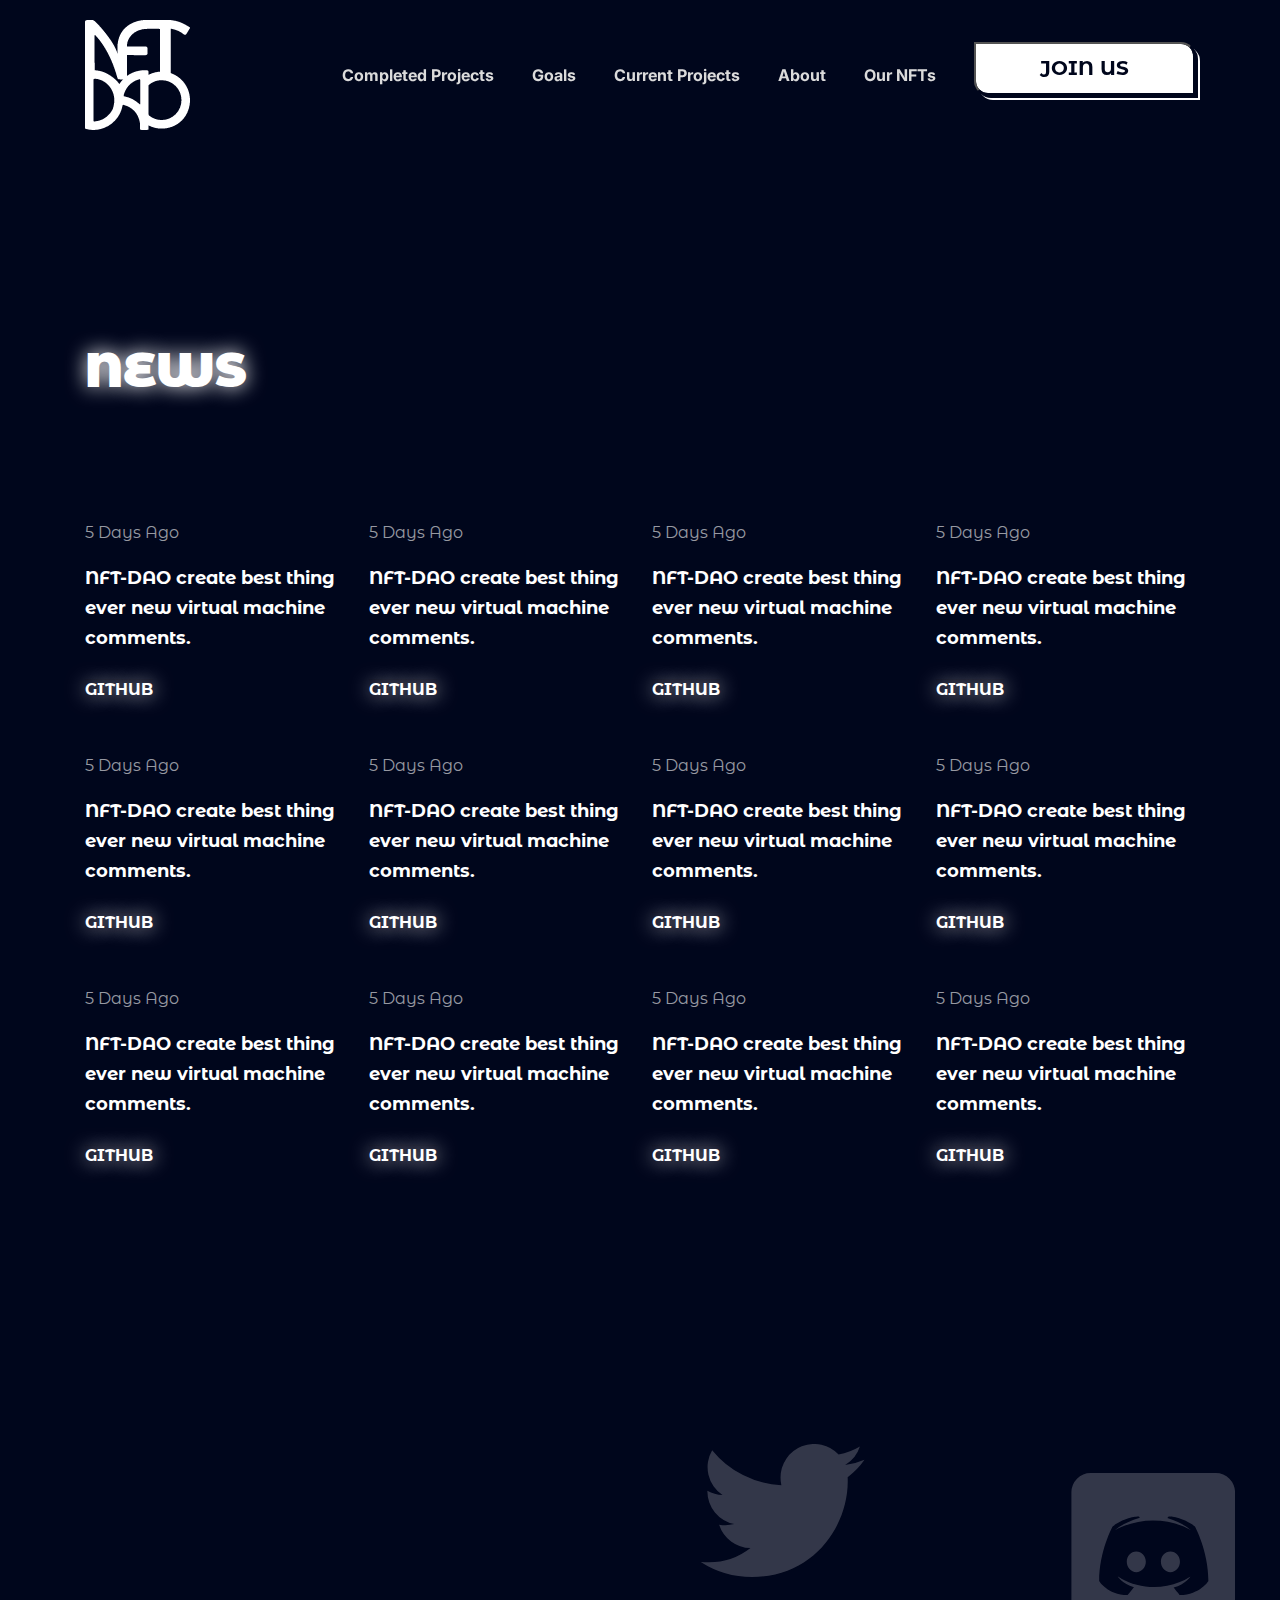
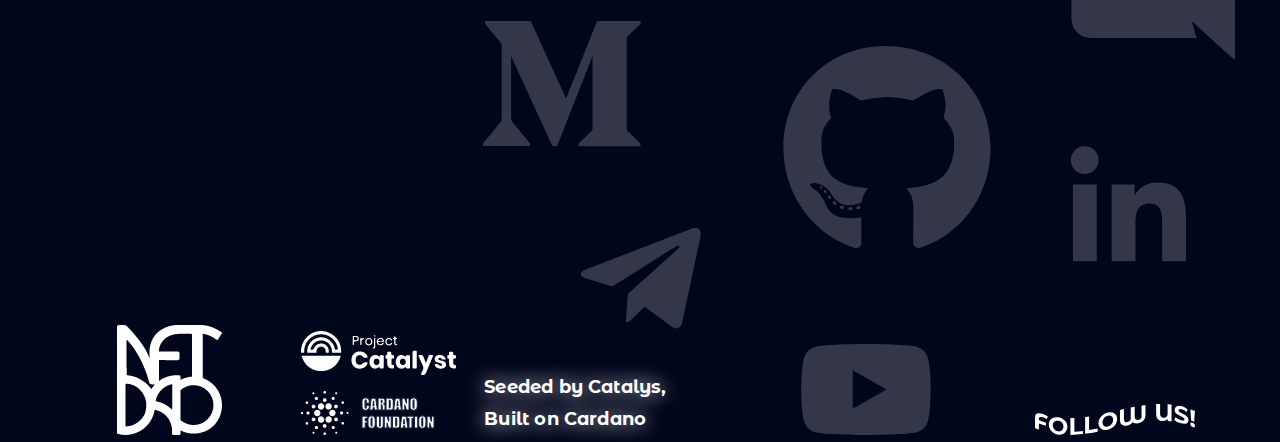
<file: news.html>
<!DOCTYPE html>
<html lang="en">
   <head>
      <!-- Basic Page Needs
         ================================================== -->
      <meta charset="utf-8" />
      <meta http-equiv="X-UA-Compatible" content="IE=edge" />
      <!-- Specific Meta
         ================================================== -->
      <meta name="viewport" content="width=device-width, initial-scale=1, maximum-scale=1" />
      <!-- Titles
         ================================================== -->
      <!-- Favicons
         ================================================== -->
      <!-- <link rel="shortcut icon" href="assets/images/favicon.ico" />
         <link rel="apple-touch-icon" sizes="72x72" href="assets/images/android-icon-72x72.png" />
         <link rel="apple-touch-icon" sizes="114x114" href="assets/images/apple-icon-144x144.png" /> -->
      <!-- Custom Font
         ================================================== -->
      <link
         href="https://fonts.googleapis.com/css2?family=Dosis:wght@400;500;600;700;800&family=Inter:wght@400;500;600;700&display=swap"
         rel="stylesheet">
      <!-- CSS
         ================================================== -->
      <link rel="preconnect" href="https://fonts.googleapis.com">
      <link rel="preconnect" href="https://fonts.gstatic.com" crossorigin>
      <link href="https://fonts.googleapis.com/css2?family=Montserrat+Alternates:wght@400;500;600;700;800&family=Inter:wght@400;500;600;700&&display=swap" rel="stylesheet">
      <link rel="stylesheet" href="assets/css/bootstrap.min.css" />
      <link rel="stylesheet" href="assets/css/owl.carousel.min.css" />
      <link rel="stylesheet" href="assets/css/simple-scrollbar.css" />
      <link rel="stylesheet" href="assets/css/odometer-theme-default.css" />
      <link rel="stylesheet" href="assets/css/fontawesome.all.min.css" />
      <link rel="stylesheet" href="assets/css/style.css" />
      <script src="assets/js/modernizr.min.js"></script>
   </head>
   <body data-bs-spy="scroll" data-bs-target=".navigation-area">
      <!--~~~~~~~~~~~~~~~~~~~~~~~~~~~~~~~~~~~~~~~
         Start Site Header
         ~~~~~~~~~~~~~~~~~~~~~~~~~~~~~~~~~~~~~~~~-->
      <header class="site-header default-header-style">
         <div class="container">
            <div class="row align-items-center">
               <div class="col-12">
                  <div class="navigation-area">
                     <!-- Site Branding -->
                     <div class="site-branding">
                        <a href="index.html">
                        <img src="assets/images/logo.png" alt="Site Logo" />
                        </a>
                     </div>
                     <!--  /.site-branding -->
                     <!-- Site Navigation -->
                     <div class="site-navigation">
                        <nav class="navigation">
                           <!-- Main Menu -->
                           <div class="menu-wrapper">
                              <div class="menu-content">
                                 <ul class="mainmenu">
                                    <li>
                                       <a class="nav-link" href="index.html">Completed Projects</a>
                                    </li>
                                    <li>
                                       <a class="nav-link" href="index.html">Goals</a>
                                    </li>
                                    <li>
                                       <a class="nav-link" href="index.html">Current Projects</a>
                                    </li>
                                    <li>
                                       <a class="nav-link" href="index.html">About</a>
                                    </li>
                                    <li>
                                       <a class="nav-link" href="index.html">Our NFTs</a>
                                    </li>
                                    <li>
                                       <a href="contact.html"><button  class="costume-btn">JOIN US</button></a> 
                                    </li>
                                 </ul>
                                 <!-- /.menu-list -->
                              </div>
                              <!-- /.hours-content-->
                           </div>
                           <!-- /.menu-wrapper -->
                        </nav>
                     </div>
                     <!-- /.site-navigation -->
                     <div class="hamburger-menus">
                        <span></span>
                        <span></span>
                        <span></span>
                     </div>
                     <!-- /.hamburger-menus -->
                  </div>
                  <!-- /.navigation-area -->
               </div>
               <!-- /.col-12 -->
            </div>
            <!-- /.row -->
         </div>
         <!-- /.container-fluid -->
         <div class="mobile-sidebar-menu sidebar-menu">
            <div class="overlaybg"></div>
         </div>
      </header>
      <!--~~./ end site header ~~-->
      <!--********************************************************-->
      <!--********************* SITE CONTENT *********************-->
      <!--********************************************************-->
      <div class="site-content content-web">
         <!--~~~~~~~~~~~~~~~~~~~~~~~~~~~~~~~~~~~~~~~
            Hero Block
            ~~~~~~~~~~~~~~~~~~~~~~~~~~~~~~~~~~~~~~~~-->
        
         <!-- /.hero-block -->
         <!--~~~~~~~~~~~~~~~~~~~~~~~~~~~~~~~~~~~~~~~
            Start Services Block
            ~~~~~~~~~~~~~~~~~~~~~~~~~~~~~~~~~~~~~~~~-->
       
         <div class="wrapper about-bg" id="about">
           
            <div class="wrapper">
               <div class="container">
                  <h3 class='news'>NEWS</h3>
                  <div class="row">
                     <!-- // One Row -->
                     <div class="col-3">
                        <div class="card" style="width: 18rem;">
                           <div class="card-body">
                              <h5 class="card-title">5 Days Ago</h5>
                              <p class="card-text">NFT-DAO create best thing ever new virtual machine comments.</p>
                              <a href="#" class="card-footer">GITHUB</a>
                           </div>
                        </div>
                     </div>
                     <div class="col-3">
                        <div class="card" style="width: 18rem;">
                           <div class="card-body">
                              <h5 class="card-title">5 Days Ago</h5>
                              <p class="card-text">NFT-DAO create best thing ever new virtual machine comments.</p>
                              <a href="#" class="card-footer">GITHUB</a>
                           </div>
                        </div>
                     </div>
                     <div class="col-3">
                        <div class="card" style="width: 18rem;">
                           <div class="card-body">
                              <h5 class="card-title">5 Days Ago</h5>
                              <p class="card-text">NFT-DAO create best thing ever new virtual machine comments.</p>
                              <a href="#" class="card-footer">GITHUB</a>
                           </div>
                        </div>
                     </div>
                     <div class="col-3">
                        <div class="card" style="width: 18rem;">
                           <div class="card-body">
                              <h5 class="card-title">5 Days Ago</h5>
                              <p class="card-text">NFT-DAO create best thing ever new virtual machine comments.</p>
                              <a href="#" class="card-footer">GITHUB</a>
                           </div>
                        </div>
                     </div>
                     <!-- // One Row -->
                     <div class="col-3">
                        <div class="card" style="width: 18rem;">
                           <div class="card-body">
                              <h5 class="card-title">5 Days Ago</h5>
                              <p class="card-text">NFT-DAO create best thing ever new virtual machine comments.</p>
                              <a href="#" class="card-footer">GITHUB</a>
                           </div>
                        </div>
                     </div>
                     <div class="col-3">
                        <div class="card" style="width: 18rem;">
                           <div class="card-body">
                              <h5 class="card-title">5 Days Ago</h5>
                              <p class="card-text">NFT-DAO create best thing ever new virtual machine comments.</p>
                              <a href="#" class="card-footer">GITHUB</a>
                           </div>
                        </div>
                     </div>
                     <div class="col-3">
                        <div class="card" style="width: 18rem;">
                           <div class="card-body">
                              <h5 class="card-title">5 Days Ago</h5>
                              <p class="card-text">NFT-DAO create best thing ever new virtual machine comments.</p>
                              <a href="#" class="card-footer">GITHUB</a>
                           </div>
                        </div>
                     </div>
                     <div class="col-3">
                        <div class="card" style="width: 18rem;">
                           <div class="card-body">
                              <h5 class="card-title">5 Days Ago</h5>
                              <p class="card-text">NFT-DAO create best thing ever new virtual machine comments.</p>
                              <a href="#" class="card-footer">GITHUB</a>
                           </div>
                        </div>
                     </div>
                     <!-- // One Row -->
                     <div class="col-3">
                        <div class="card" style="width: 18rem;">
                           <div class="card-body">
                              <h5 class="card-title">5 Days Ago</h5>
                              <p class="card-text">NFT-DAO create best thing ever new virtual machine comments.</p>
                              <a href="#" class="card-footer">GITHUB</a>
                           </div>
                        </div>
                     </div>
                     <div class="col-3">
                        <div class="card" style="width: 18rem;">
                           <div class="card-body">
                              <h5 class="card-title">5 Days Ago</h5>
                              <p class="card-text">NFT-DAO create best thing ever new virtual machine comments.</p>
                              <a href="#" class="card-footer">GITHUB</a>
                           </div>
                        </div>
                     </div>
                     <div class="col-3">
                        <div class="card" style="width: 18rem;">
                           <div class="card-body">
                              <h5 class="card-title">5 Days Ago</h5>
                              <p class="card-text">NFT-DAO create best thing ever new virtual machine comments.</p>
                              <a href="#" class="card-footer">GITHUB</a>
                           </div>
                        </div>
                     </div>
                     <div class="col-3">
                        <div class="card" style="width: 18rem;">
                           <div class="card-body">
                              <h5 class="card-title">5 Days Ago</h5>
                              <p class="card-text">NFT-DAO create best thing ever new virtual machine comments.</p>
                              <a href="#" class="card-footer">GITHUB</a>
                           </div>
                        </div>
                     </div>
                  </div>
               </div>
            </div>
            <!-- TEAMS PAGE -->
            
            <!--~~./ end latest news block ~~-->
            <!--~~~~~~~~~~~~~~~~~~~~~~~~~~~~~~~~~~~~~~~
               Start Site Footer
               ~~~~~~~~~~~~~~~~~~~~~~~~~~~~~~~~~~~~~~~~-->
            <footer id="contact-block" class="site-footer">
               <div class="container ">
                  <div class="row footer-container align-items-end mb-5">
                     <div class="col-lg-2">
                        <img src="assets/images/logo.png" alt="">
                     </div>
                     <div class="col-lg-2">
                        <div class="col-lg-12">
                           <img src="assets/images/footericon1.png" alt="">
                        </div>
                        <div class="col-lg-12 mt-3">
                           <img src="assets/images/footericon2.png" alt="">
                        </div>
                     </div>
                     <div class="col-lg-4 seeded">
                        <p>Seeded by Catalys,<br/> Built on Cardano</p>
                     </div>
                     <div class="col-lg-2 empty">
                        <svg xmlns="http://www.w3.org/2000/svg" width="752.045" height="591.021" viewBox="0 0 752.045 591.021" style="margin-left: -41vh;">
                           <g id="Group_333" data-name="Group 333" transform="translate(-988.955 -13438.501)">
                              <g  id="Icon_awesome-github" data-name="Icon awesome-github" transform="translate(1289.39 13640.566)">
                                 <path class="test1" id="Icon_awesome-github-2" data-name="Icon awesome-github" d="M69.273,163.159c0,.835-.96,1.5-2.171,1.5-1.378.125-2.338-.543-2.338-1.5,0-.835.96-1.5,2.171-1.5C68.188,161.531,69.273,162.2,69.273,163.159ZM56.287,161.28c-.292.835.543,1.8,1.8,2.046a1.959,1.959,0,0,0,2.589-.835c.251-.835-.543-1.8-1.8-2.171A2.143,2.143,0,0,0,56.287,161.28Zm18.456-.71c-1.211.292-2.046,1.086-1.921,2.046.125.835,1.211,1.378,2.464,1.086,1.211-.292,2.046-1.086,1.921-1.921C77.082,160.988,75.954,160.445,74.743,160.57ZM102.219.563C44.3.563,0,44.531,0,102.446c0,46.307,29.146,85.933,70.777,99.88,5.345.96,7.224-2.338,7.224-5.052,0-2.589-.125-16.869-.125-25.638,0,0-29.229,6.263-35.367-12.443,0,0-4.76-12.151-11.608-15.283,0,0-9.562-6.556.668-6.43a22.041,22.041,0,0,1,16.118,10.773c9.145,16.118,24.469,11.483,30.44,8.727.96-6.681,3.675-11.316,6.681-14.072-23.342-2.589-46.892-5.971-46.892-46.14,0-11.483,3.173-17.245,9.854-24.594-1.086-2.714-4.635-13.9,1.086-28.352C57.582,41.107,77.666,55.1,77.666,55.1a98.645,98.645,0,0,1,52.446,0s20.085-14.03,28.812-11.274c5.721,14.489,2.171,25.638,1.086,28.352,6.681,7.391,10.773,13.153,10.773,24.594,0,40.294-24.594,43.509-47.936,46.14,3.842,3.3,7.1,9.562,7.1,19.375,0,14.072-.125,31.484-.125,34.908,0,2.714,1.921,6.013,7.224,5.052,41.756-13.863,70.067-53.489,70.067-99.8C207.11,44.531,160.135.563,102.219.563ZM40.587,144.578c-.543.418-.418,1.378.292,2.171.668.668,1.628.96,2.171.418.543-.418.418-1.378-.292-2.171C42.09,144.327,41.13,144.035,40.587,144.578Zm-4.51-3.382c-.292.543.125,1.211.96,1.628a1.242,1.242,0,0,0,1.8-.292c.292-.543-.125-1.211-.96-1.628C37.038,140.653,36.37,140.778,36.077,141.2Zm13.529,14.865c-.668.543-.418,1.8.543,2.589.96.96,2.171,1.086,2.714.418.543-.543.292-1.8-.543-2.589C51.4,155.518,50.149,155.393,49.606,156.061Zm-4.76-6.138c-.668.418-.668,1.5,0,2.464s1.8,1.378,2.338.96a1.9,1.9,0,0,0,0-2.589C46.6,149.8,45.514,149.38,44.846,149.923Z" transform="translate(0 -0.563)" fill="#fff" opacity="0.2"/>
                              </g>
                              <g id="Icon_awesome-medium-m" data-name="Icon awesome-medium-m" transform="translate(988.955 13615.614)">
                                 <path class="test1" id="Icon_awesome-medium-m-2" data-name="Icon awesome-medium-m" d="M19.682,30.031a6.156,6.156,0,0,0-1.989-5.152L2.987,7.141V4.5H48.7L84.05,82.007,115.124,4.5h43.6V7.141L146.134,19.206a3.673,3.673,0,0,0-1.4,3.522v88.691a3.673,3.673,0,0,0,1.4,3.522l12.293,12.065v2.641H96.571v-2.641l12.75-12.358c1.239-1.239,1.239-1.63,1.239-3.522V39.455L75.115,129.418H70.322L29.106,39.455V99.745a8.213,8.213,0,0,0,2.283,6.913l16.565,20.086v2.641H1v-2.609l16.565-20.119a7.944,7.944,0,0,0,2.119-6.913Z" transform="translate(-0.998 -4.5)" fill="#fff" opacity="0.2"/>
                              </g>
                              <g id="Icon_awesome-twitter" data-name="Icon awesome-twitter" transform="translate(1206.683 13438.501)">
                                 <path class="test1" id="Icon_awesome-twitter-2" data-name="Icon awesome-twitter" d="M146.923,36.526c.1,1.455.1,2.91.1,4.364,0,44.367-33.769,95.489-95.49,95.489A94.842,94.842,0,0,1,0,121.313a69.431,69.431,0,0,0,8.1.415A67.214,67.214,0,0,0,49.771,107.39a33.621,33.621,0,0,1-31.38-23.275,42.322,42.322,0,0,0,6.339.519,35.5,35.5,0,0,0,8.832-1.143A33.566,33.566,0,0,1,6.65,50.554v-.415A33.8,33.8,0,0,0,21.82,54.4,33.611,33.611,0,0,1,11.429,9.511a95.4,95.4,0,0,0,69.2,35.12,37.886,37.886,0,0,1-.831-7.689,33.594,33.594,0,0,1,58.084-22.963,66.077,66.077,0,0,0,21.3-8.1,33.471,33.471,0,0,1-14.755,18.5,67.281,67.281,0,0,0,19.326-5.2A72.144,72.144,0,0,1,146.923,36.526Z" transform="translate(0 -3.381)" fill="#fff" opacity="0.2"/>
                              </g>
                              <g id="Icon_awesome-discord" data-name="Icon awesome-discord" transform="translate(1577.375 13467.501)">
                                 <path class="test1" id="Icon_awesome-discord-2" data-name="Icon awesome-discord" d="M108.554,88.825c0,5.7-4.208,10.378-9.537,10.378-5.236,0-9.537-4.675-9.537-10.378s4.208-10.378,9.537-10.378S108.554,83.121,108.554,88.825ZM64.889,78.446c-5.33,0-9.537,4.675-9.537,10.378S59.653,99.2,64.889,99.2c5.33,0,9.537-4.675,9.537-10.378C74.52,83.121,70.219,78.446,64.889,78.446Zm98.736-59.185V187c-23.555-20.816-16.022-13.926-43.384-39.363l4.956,17.3H19.168A19.214,19.214,0,0,1,0,145.672V19.261A19.214,19.214,0,0,1,19.168,0h125.29A19.214,19.214,0,0,1,163.625,19.261ZM136.978,107.9c0-30.107-13.464-54.51-13.464-54.51C110.05,43.29,97.24,43.571,97.24,43.571l-1.309,1.5c15.9,4.862,23.282,11.874,23.282,11.874C97,44.768,70.913,44.766,49.368,54.23c-3.46,1.589-5.517,2.711-5.517,2.711s7.761-7.386,24.591-12.248l-.935-1.122s-12.81-.28-26.274,9.817c0,0-13.464,24.4-13.464,54.51,0,0,7.854,13.557,28.518,14.212,0,0,3.46-4.207,6.265-7.76-11.875-3.553-16.363-11.033-16.363-11.033,1.375.963,3.644,2.211,3.834,2.337,15.782,8.838,38.2,11.733,58.344,3.272a53.506,53.506,0,0,0,10.753-5.516s-4.675,7.667-16.924,11.126c2.805,3.553,6.171,7.573,6.171,7.573C129.03,121.456,136.978,107.9,136.978,107.9Z" fill="#fff" opacity="0.2"/>
                              </g>
                              <g id="Icon_awesome-linkedin-in" data-name="Icon awesome-linkedin-in" transform="translate(1576.976 13740.761)">
                                 <path class="test1" id="Icon_awesome-linkedin-in-2" data-name="Icon awesome-linkedin-in" d="M25.747,115.021H1.9V38.228H25.747ZM13.811,27.753A13.876,13.876,0,1,1,27.621,13.811,13.927,13.927,0,0,1,13.811,27.753ZM115,115.021H91.2V77.639c0-8.909-.18-20.334-12.4-20.334-12.4,0-14.3,9.679-14.3,19.693v38.024H40.685V38.228H63.556V48.7h.334c3.184-6.034,10.961-12.4,22.563-12.4,24.135,0,28.571,15.893,28.571,36.535v42.184Z" transform="translate(0 -0.001)" fill="#fff" opacity="0.2"/>
                              </g>
                              <g id="Icon_awesome-youtube" data-name="Icon awesome-youtube" transform="translate(1307.21 13938.496)">
                                 <path class="test1" id="Icon_awesome-youtube-2" data-name="Icon awesome-youtube" d="M127.8,18.742a16.267,16.267,0,0,0-11.446-11.52C106.263,4.5,65.78,4.5,65.78,4.5S25.3,4.5,15.2,7.223A16.267,16.267,0,0,0,3.755,18.742C1.05,28.9,1.05,50.1,1.05,50.1s0,21.2,2.705,31.362A16.024,16.024,0,0,0,15.2,92.8c10.1,2.723,50.579,2.723,50.579,2.723s40.483,0,50.579-2.723A16.024,16.024,0,0,0,127.8,81.467c2.705-10.161,2.705-31.362,2.705-31.362s0-21.2-2.705-31.362ZM52.539,69.353v-38.5L86.375,50.105,52.539,69.353Z" transform="translate(-1.05 -4.5)" fill="#fff" opacity="0.2"/>
                              </g>
                              <g id="Icon_awesome-telegram-plane" data-name="Icon awesome-telegram-plane" transform="translate(1086.671 13822.271)">
                                 <path class="test1" id="Icon_awesome-telegram-plane-2" data-name="Icon awesome-telegram-plane" d="M119.671,13.691,101.56,99.1c-1.366,6.028-4.929,7.528-9.993,4.688L63.973,83.454,50.658,96.26c-1.473,1.473-2.706,2.706-5.546,2.706l1.983-28.1L98.238,24.648c2.224-1.983-.482-3.081-3.456-1.1L31.556,63.361,4.337,54.841c-5.921-1.849-6.028-5.921,1.232-8.761L112.035,5.064c4.929-1.849,9.243,1.1,7.635,8.627Z" transform="translate(-0.001 -4.528)" fill="#fff" opacity="0.2"/>
                              </g>
                           </g>
                        </svg>
                     </div>
                     <div class="col-lg-2"><img src="assets/images/followus.svg" alt=""></div>
                  </div>
               </div>
            </footer>
            <!--~./ end site footer ~-->
         </div>
      </div>
      <!-- ////////////////////////////////////////////////mobile content/////////////////////////////////////// -->
      <div class="site-content content-mobile">
         <!--~~~~~~~~~~~~~~~~~~~~~~~~~~~~~~~~~~~~~~~
            Hero Block
            ~~~~~~~~~~~~~~~~~~~~~~~~~~~~~~~~~~~~~~~~-->
        
         <!-- /.hero-block -->
         <!--~~~~~~~~~~~~~~~~~~~~~~~~~~~~~~~~~~~~~~~
            Start Services Block
            ~~~~~~~~~~~~~~~~~~~~~~~~~~~~~~~~~~~~~~~~-->

         <!--~~./ end services block ~~-->
         <!--~~~~~~~~~~~~~~~~~~~~~~~~~~~~~~~~~~~~~~~
            Start About Us Block
            ~~~~~~~~~~~~~~~~~~~~~~~~~~~~~~~~~~~~~~~~-->
         
         <!--~~./ end about us block ~~-->
         <!--~~~~~~~~~~~~~~~~~~~~~~~~~~~~~~~~~~~~~~~
            Start Portfolio Block
            ~~~~~~~~~~~~~~~~~~~~~~~~~~~~~~~~~~~~~~~~-->
        
         <!--~~./ end portfolio block ~~-->
         <!--~~~~~~~~~~~~~~~~~~~~~~~~~~~~~~~~~~~~~~~
            Start Testimonial Block
            ~~~~~~~~~~~~~~~~~~~~~~~~~~~~~~~~~~~~~~~~-->
       
         <!--~~./ end testimonial block ~~-->
         <!--~~~~~~~~~~~~~~~~~~~~~~~~~~~~~~~~~~~~~~~
            Start Latest News Block
      
      -->
        
         
         
         <div class="wrapper wrapper-mobile">
            <div class="container">
               <div class="section-title">
                  <h2 class="title-main-mobile">
                     NEWS
                  </h2>
                  <!-- /.title-main -->
               </div>
               <div class="row">
                  <!-- // One Row -->
                  <div class="col-6">
                     <div class="card"  >
                        <div class="card-body-mobile">
                           <h5 class="card-title">5 Days Ago</h5>
                           <p class="card-text">NFT-DAO create best thing ever new virtual machine comments.</p>
                           <a href="#" class="card-footer">GITHUB</a>
                        </div>
                     </div>
                  </div>
                  <div class="col-6">
                     <div class="card"  >
                        <div class="card-body-mobile">
                           <h5 class="card-title">5 Days Ago</h5>
                           <p class="card-text">NFT-DAO create best thing ever new virtual machine comments.</p>
                           <a href="#" class="card-footer">GITHUB</a>
                        </div>
                     </div>
                  </div>
                  <div class="col-6">
                     <div class="card"  >
                        <div class="card-body-mobile">
                           <h5 class="card-title">5 Days Ago</h5>
                           <p class="card-text">NFT-DAO create best thing ever new virtual machine comments.</p>
                           <a href="#" class="card-footer">GITHUB</a>
                        </div>
                     </div>
                  </div>
                  <div class="col-6">
                     <div class="card"  >
                        <div class="card-body-mobile">
                           <h5 class="card-title">5 Days Ago</h5>
                           <p class="card-text">NFT-DAO create best thing ever new virtual machine comments.</p>
                           <a href="#" class="card-footer">GITHUB</a>
                        </div>
                     </div>
                  </div>
                  <!-- // One Row -->
                  <div class="col-6">
                     <div class="card"  >
                        <div class="card-body-mobile">
                           <h5 class="card-title">5 Days Ago</h5>
                           <p class="card-text">NFT-DAO create best thing ever new virtual machine comments.</p>
                           <a href="#" class="card-footer">GITHUB</a>
                        </div>
                     </div>
                  </div>
                  <div class="col-6">
                     <div class="card"  >
                        <div class="card-body-mobile">
                           <h5 class="card-title">5 Days Ago</h5>
                           <p class="card-text">NFT-DAO create best thing ever new virtual machine comments.</p>
                           <a href="#" class="card-footer">GITHUB</a>
                        </div>
                     </div>
                  </div>
                  <div class="col-6">
                     <div class="card"  >
                        <div class="card-body-mobile">
                           <h5 class="card-title">5 Days Ago</h5>
                           <p class="card-text">NFT-DAO create best thing ever new virtual machine comments.</p>
                           <a href="#" class="card-footer">GITHUB</a>
                        </div>
                     </div>
                  </div>
                  <div class="col-6">
                     <div class="card"  >
                        <div class="card-body-mobile">
                           <h5 class="card-title">5 Days Ago</h5>
                           <p class="card-text">NFT-DAO create best thing ever new virtual machine comments.</p>
                           <a href="#" class="card-footer">GITHUB</a>
                        </div>
                     </div>
                  </div>
                  <!-- // One Row -->
                  <div class="col-6">
                     <div class="card"  >
                        <div class="card-body-mobile">
                           <h5 class="card-title">5 Days Ago</h5>
                           <p class="card-text">NFT-DAO create best thing ever new virtual machine comments.</p>
                           <a href="#" class="card-footer">GITHUB</a>
                        </div>
                     </div>
                  </div>
                  <div class="col-6">
                     <div class="card"  >
                        <div class="card-body-mobile">
                           <h5 class="card-title">5 Days Ago</h5>
                           <p class="card-text">NFT-DAO create best thing ever new virtual machine comments.</p>
                           <a href="#" class="card-footer">GITHUB</a>
                        </div>
                     </div>
                  </div>
                  <div class="col-6">
                     <div class="card"  >
                        <div class="card-body-mobile">
                           <h5 class="card-title">5 Days Ago</h5>
                           <p class="card-text">NFT-DAO create best thing ever new virtual machine comments.</p>
                           <a href="#" class="card-footer">GITHUB</a>
                        </div>
                     </div>
                  </div>
                  <div class="col-6">
                     <div class="card"  >
                        <div class="card-body-mobile">
                           <h5 class="card-title">5 Days Ago</h5>
                           <p class="card-text">NFT-DAO create best thing ever new virtual machine comments.</p>
                           <a href="#" class="card-footer">GITHUB</a>
                        </div>
                     </div>
                  </div>
                  <div class="col-12">
                     <div class="card"  >
                        <div class="card-body-mobile d-flex">
                           <h2 style="color: #15FDFD; text-align: center;">SEE MORE NEWS</h2> 
                           <img src="assets/images/See more news mobile.svg" alt="">
                        </div>
                     </div>
                  </div>
               </div>
            </div>
         </div>
         <!-- TEAMS PAGE -->


         <!--~~./ end latest news block ~~-->
         <!--~~~~~~~~~~~~~~~~~~~~~~~~~~~~~~~~~~~~~~~
            Start Site Footer
            ~~~~~~~~~~~~~~~~~~~~~~~~~~~~~~~~~~~~~~~~-->
         <footer id="contact-block" class="site-footer">
            <div class="container ">
               <div class="row footer-container align-items-end mb-5">
                  <div class="col-lg-2">
                     <img src="assets/images/logo.png" alt="">
                  </div>
                  <div class="col-lg-2">
                     <div class="col-lg-12">
                        <img src="assets/images/footericon1.png" alt="">
                     </div>
                     <div class="col-lg-12 mt-3">
                        <img src="assets/images/footericon2.png" alt="">
                     </div>
                  </div>
                  <div class="col-lg-4 seeded">
                     <p>Seeded by Catalys,<br/> Built on Cardano</p>
                  </div>
                  <div class="col-lg-2 empty"></div>
                  <div class="col-lg-2"><img src="assets/images/followus.svg" alt=""></div>
               </div>
            </div>
         </footer>
         <!--~./ end site footer ~-->
      </div>
      <!--~~./ end site content ~~-->
      <!-- All The JS Files
         ================================================== -->
      <script src="assets/js/jquery.js"></script>
      <script src="assets/js/popper.min.js"></script>
      <script src="assets/js/bootstrap.min.js"></script>
      <script src="assets/js/plugins.js"></script>
      <script src="assets/js/imagesloaded.pkgd.min.js"></script>
      <script src="assets/js/simple-scrollbar.min.js"></script>
      <script src="assets/js/background-parallax.js"></script>
      <script src="assets/js/theia-sticky-sidebar.min.js"></script>
      <script src="assets/js/ResizeSensor.min.js"></script>
      <script src="assets/js/owl.carousel.min.js"></script>
      <script src="assets/js/isotope.pkgd.min.js"></script>
      <script src="assets/js/packery-mode.pkgd.min.js"></script>
      <script src="assets/js/scrolla.jquery.min.js"></script>
      <script src="assets/js/odometer.min.js"></script>
      <script src="assets/js/isInViewport.jquery.js"></script>
      <script src="assets/js/contact.js"></script>
      <script src="assets/js/main.js"></script>
      <!-- main-js -->
   </body>
</html>
</file>
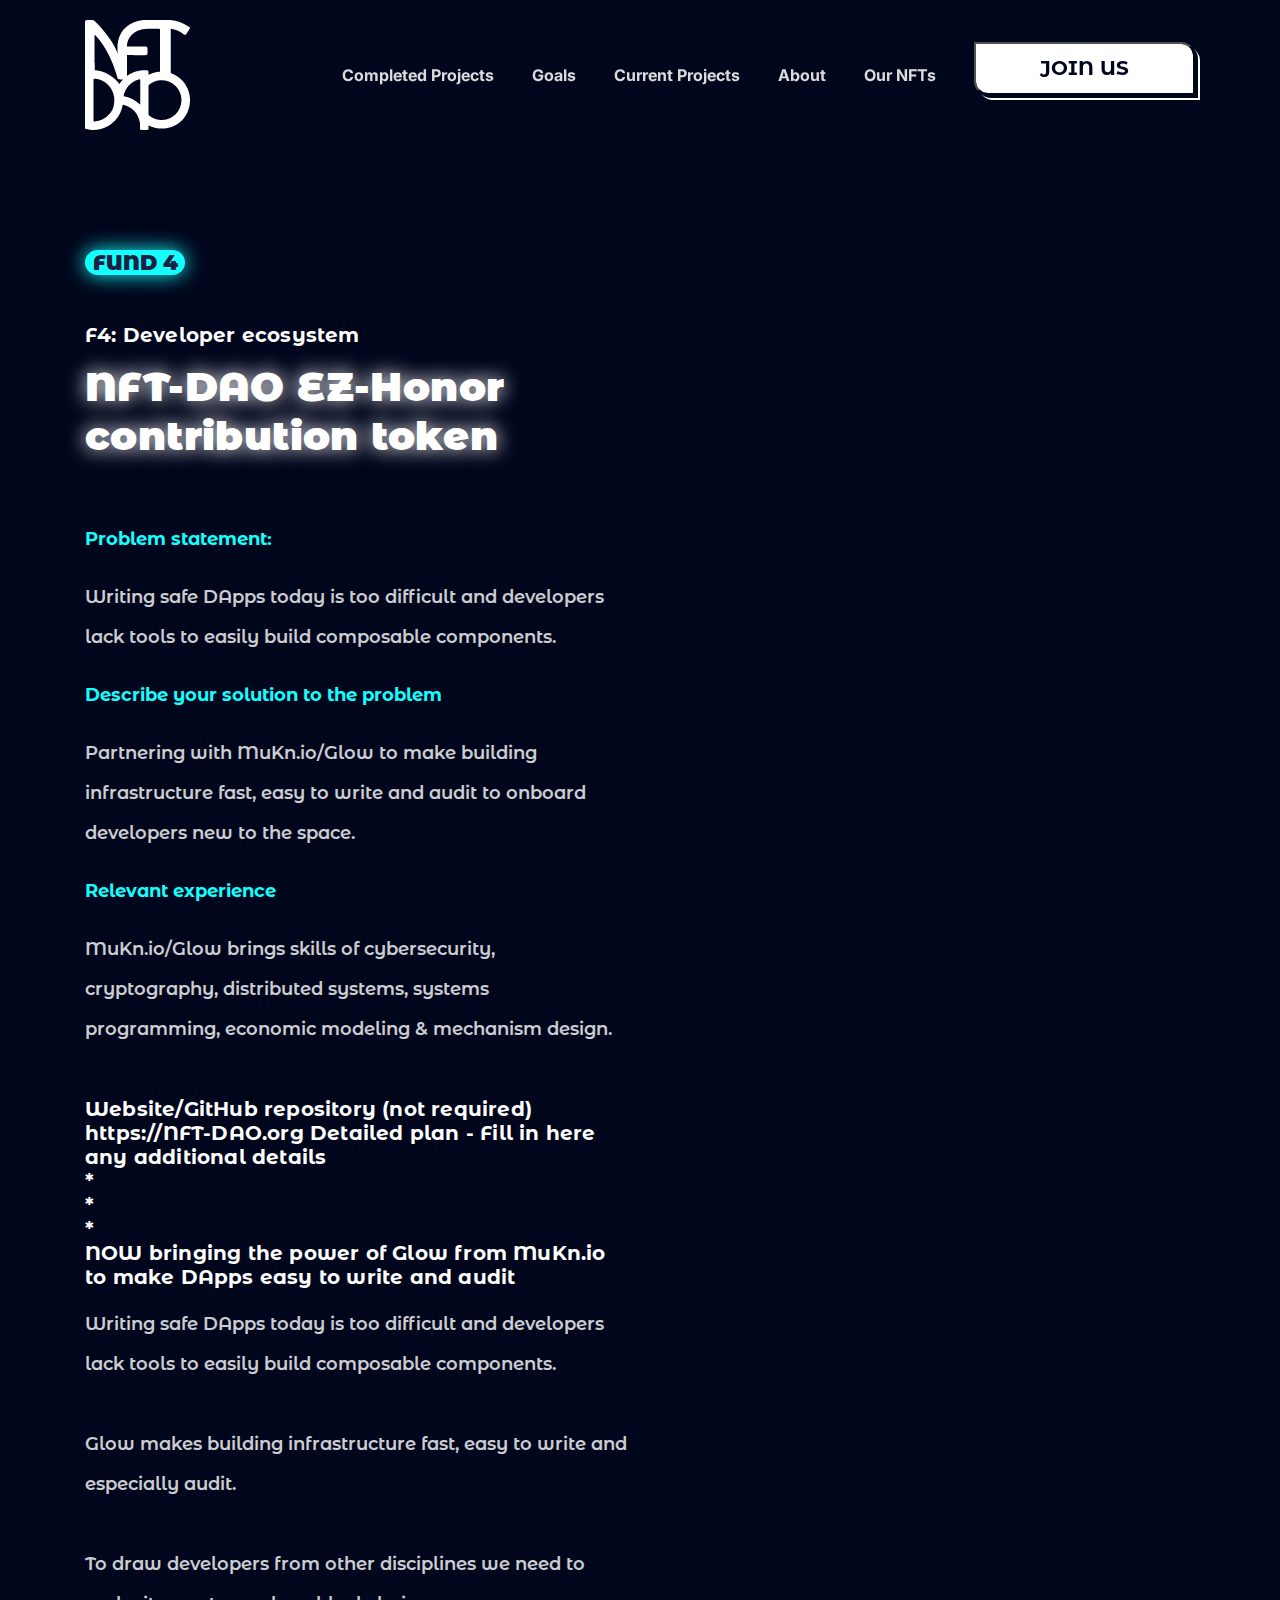
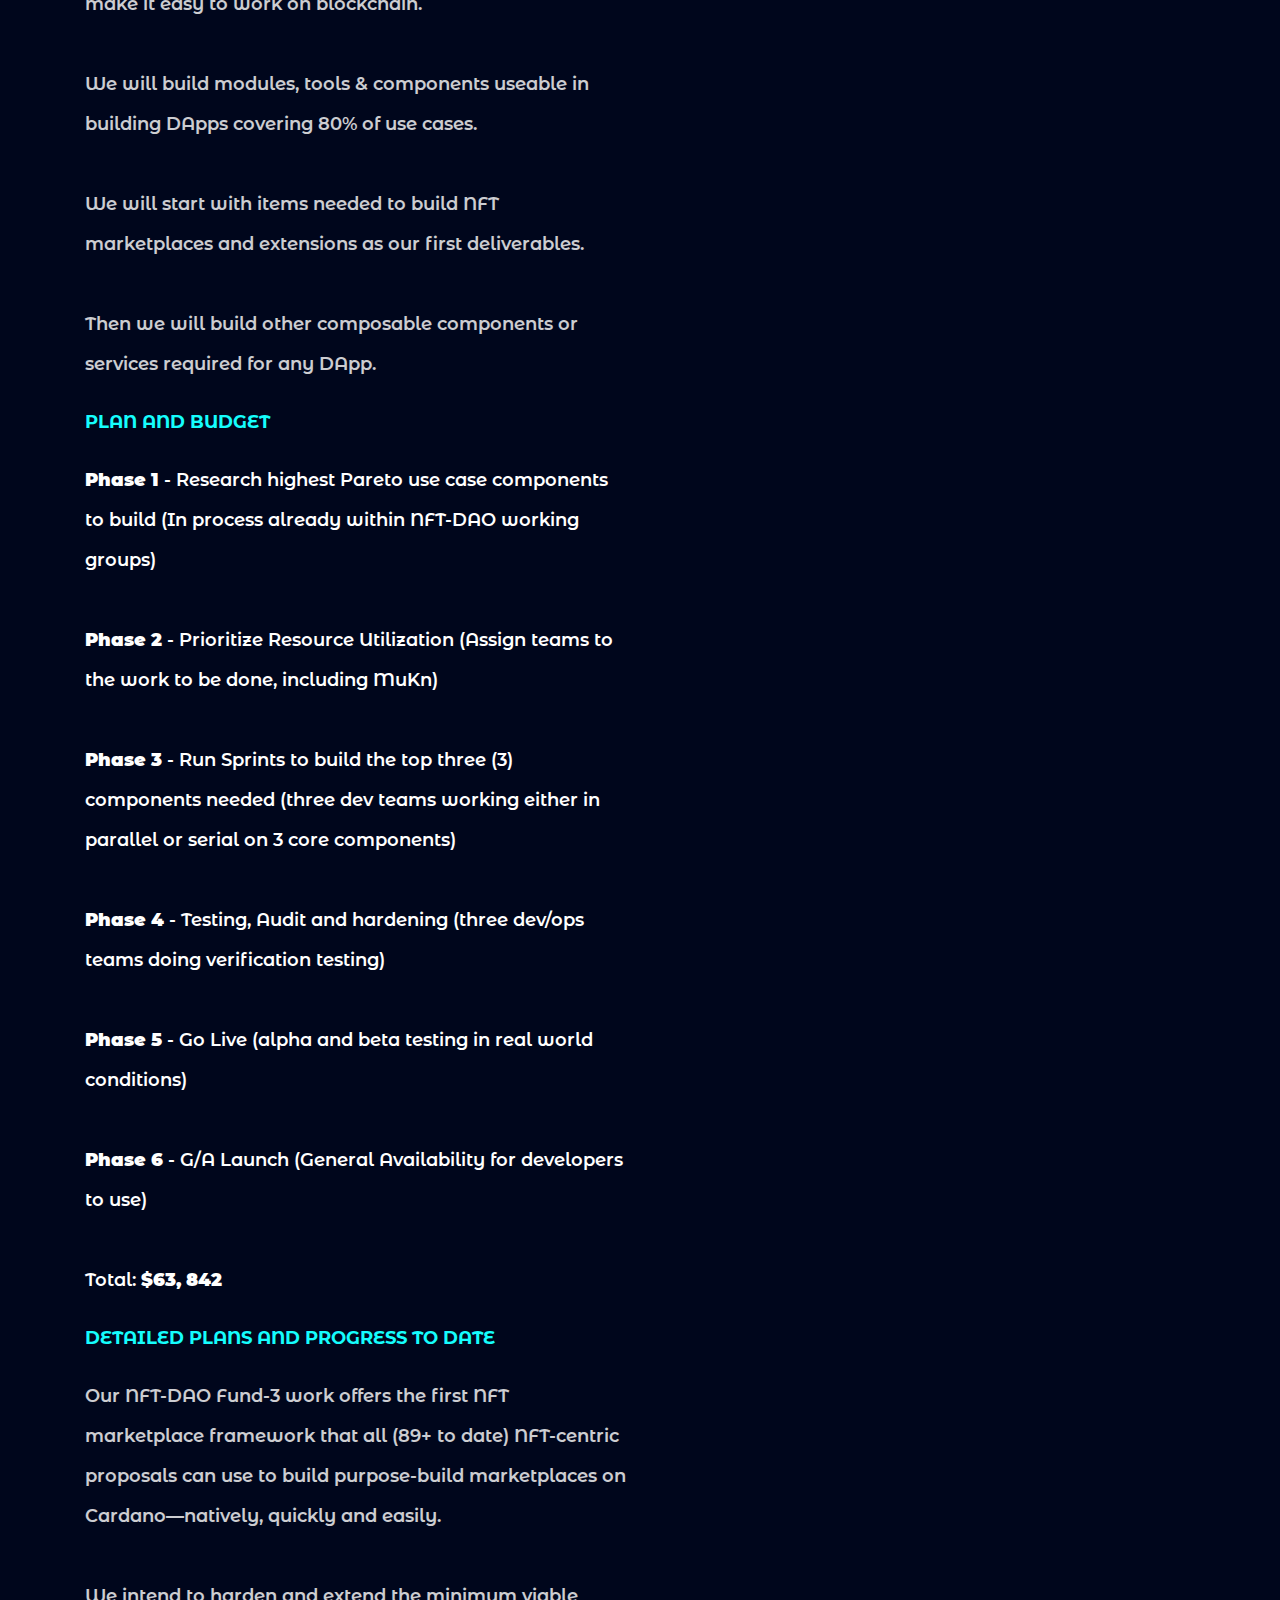
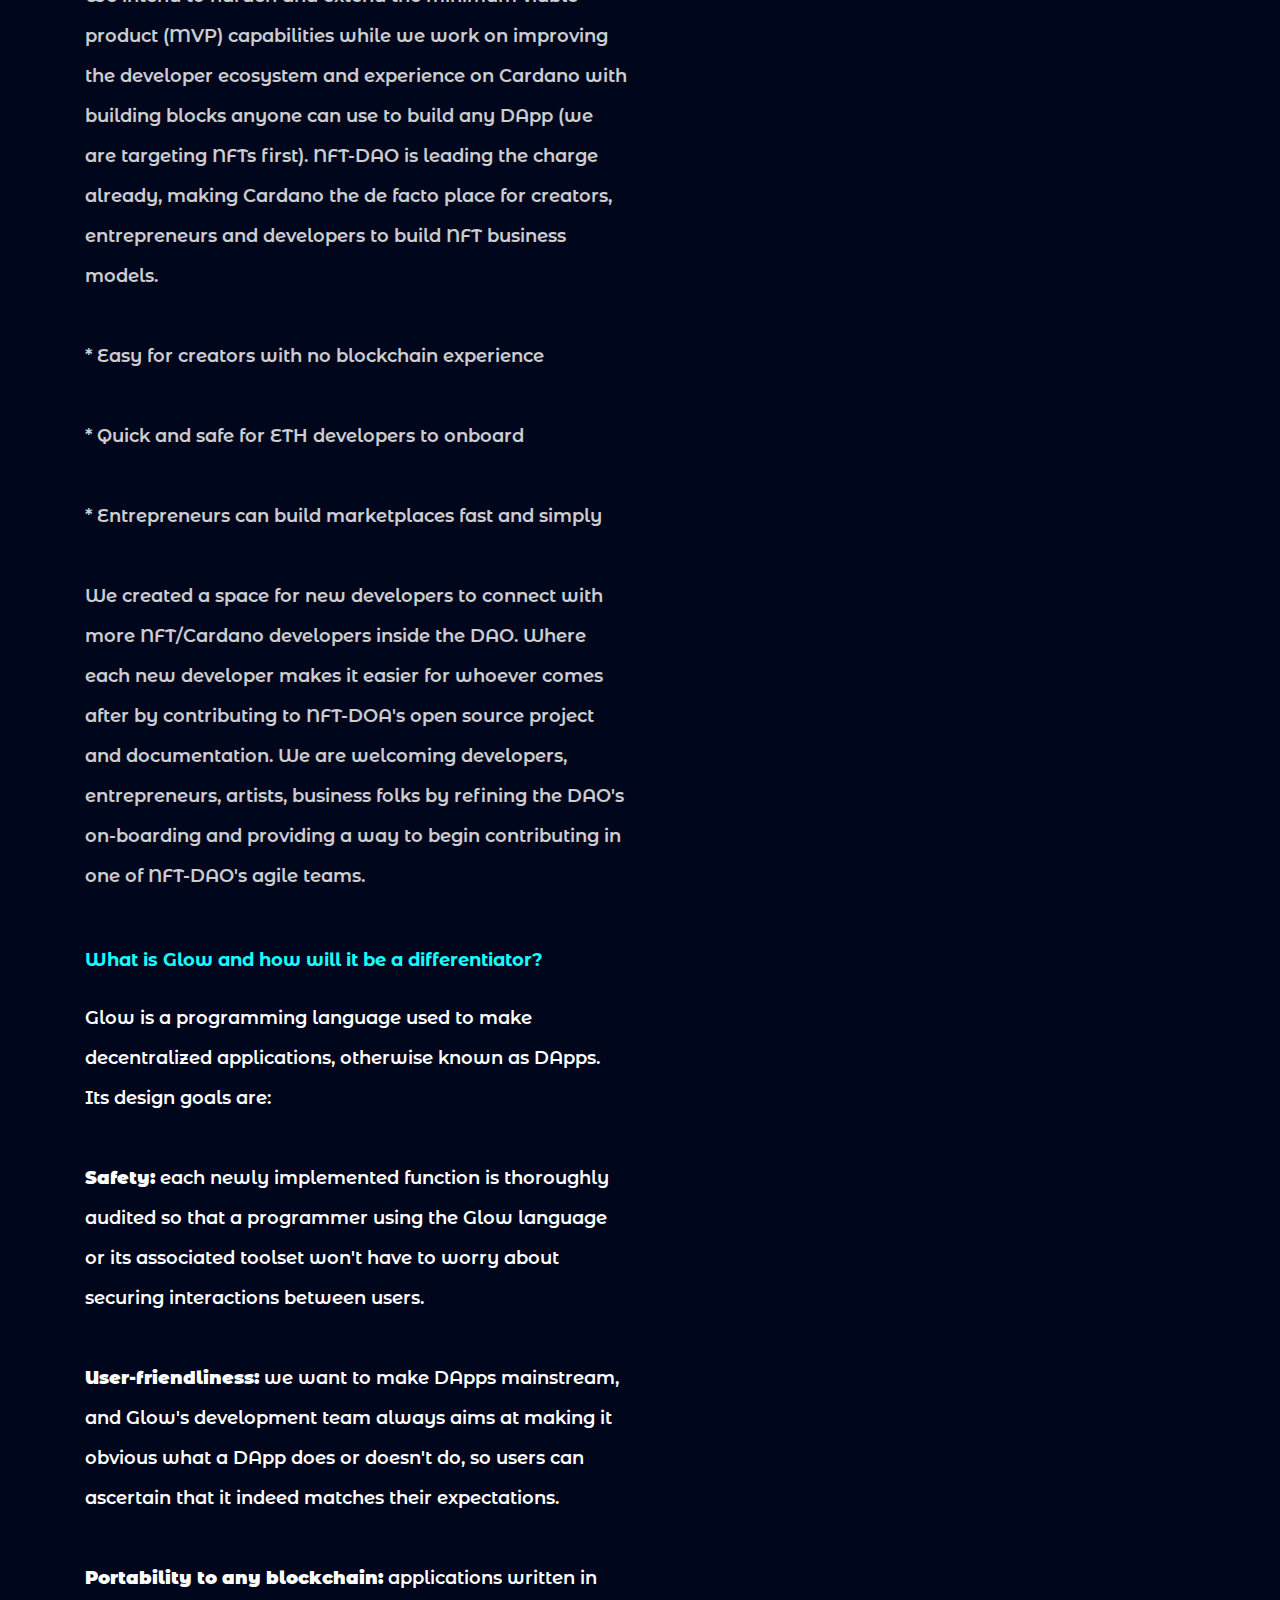
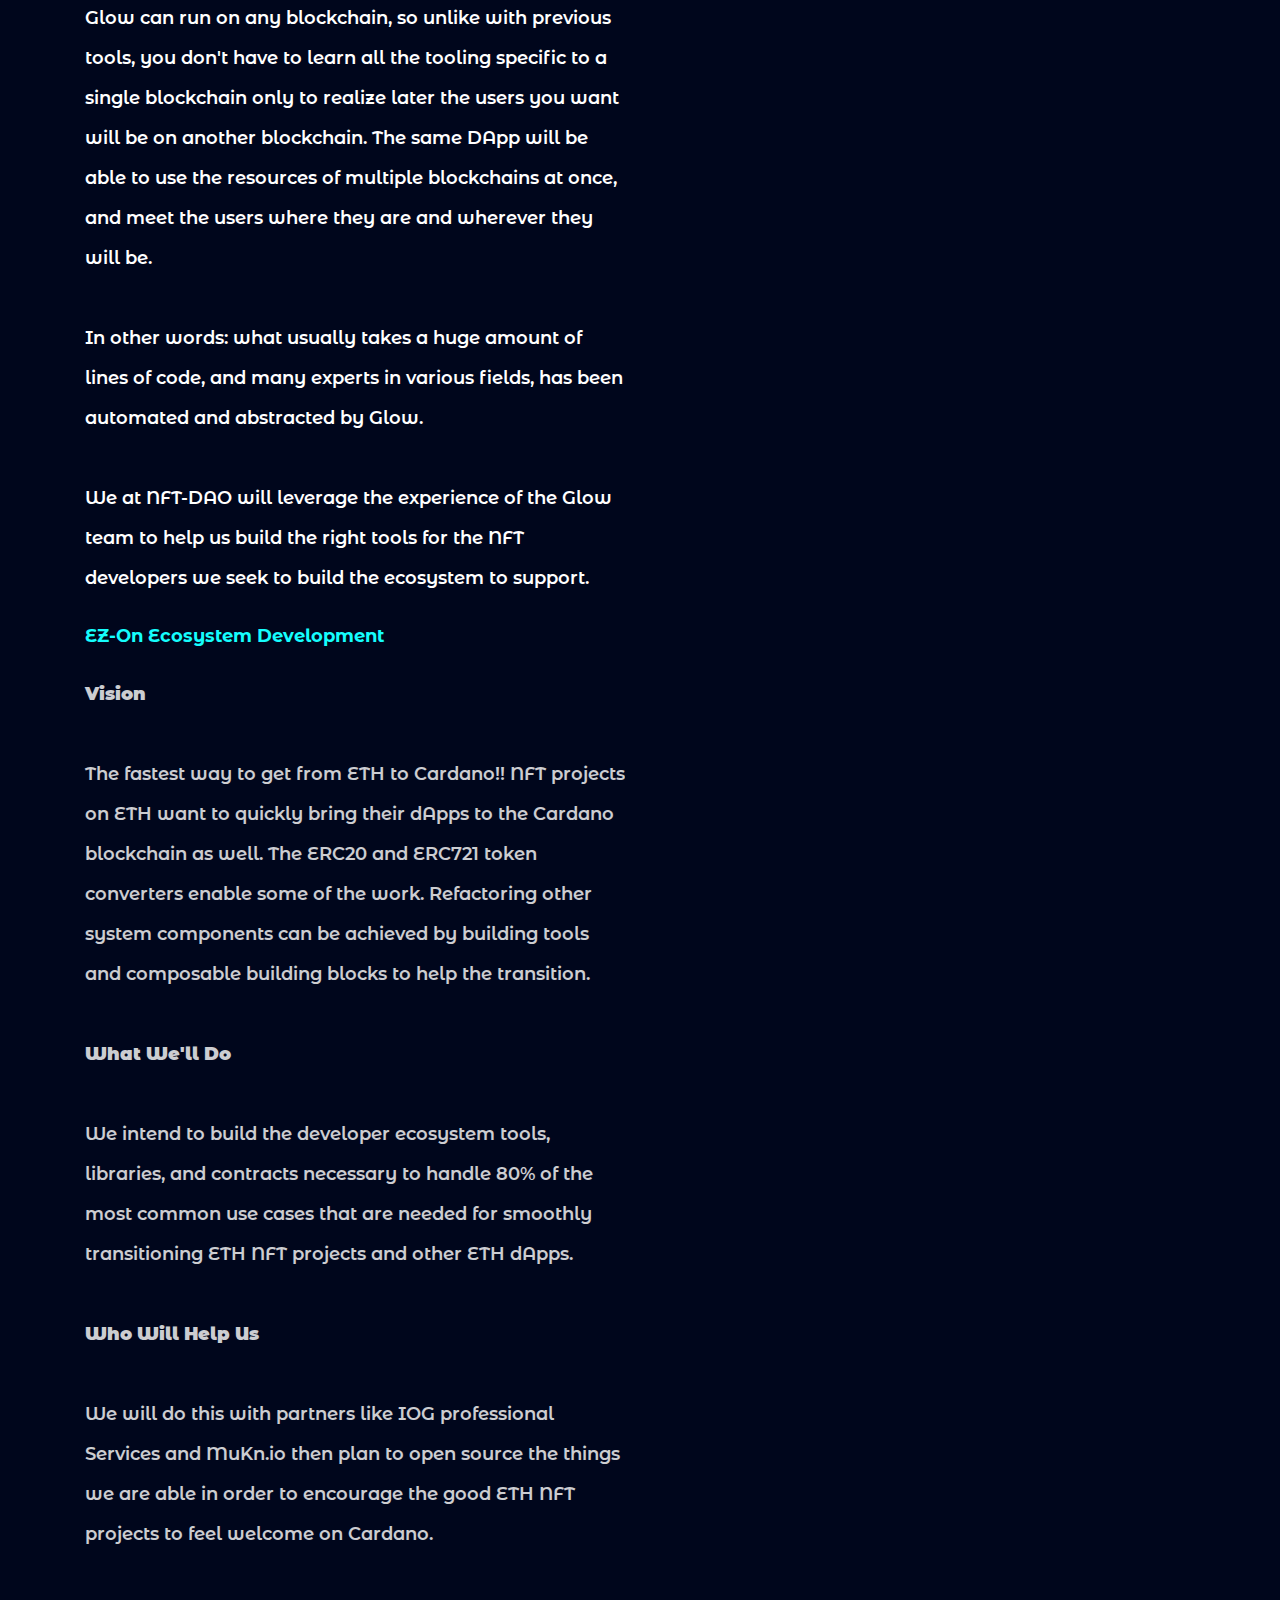
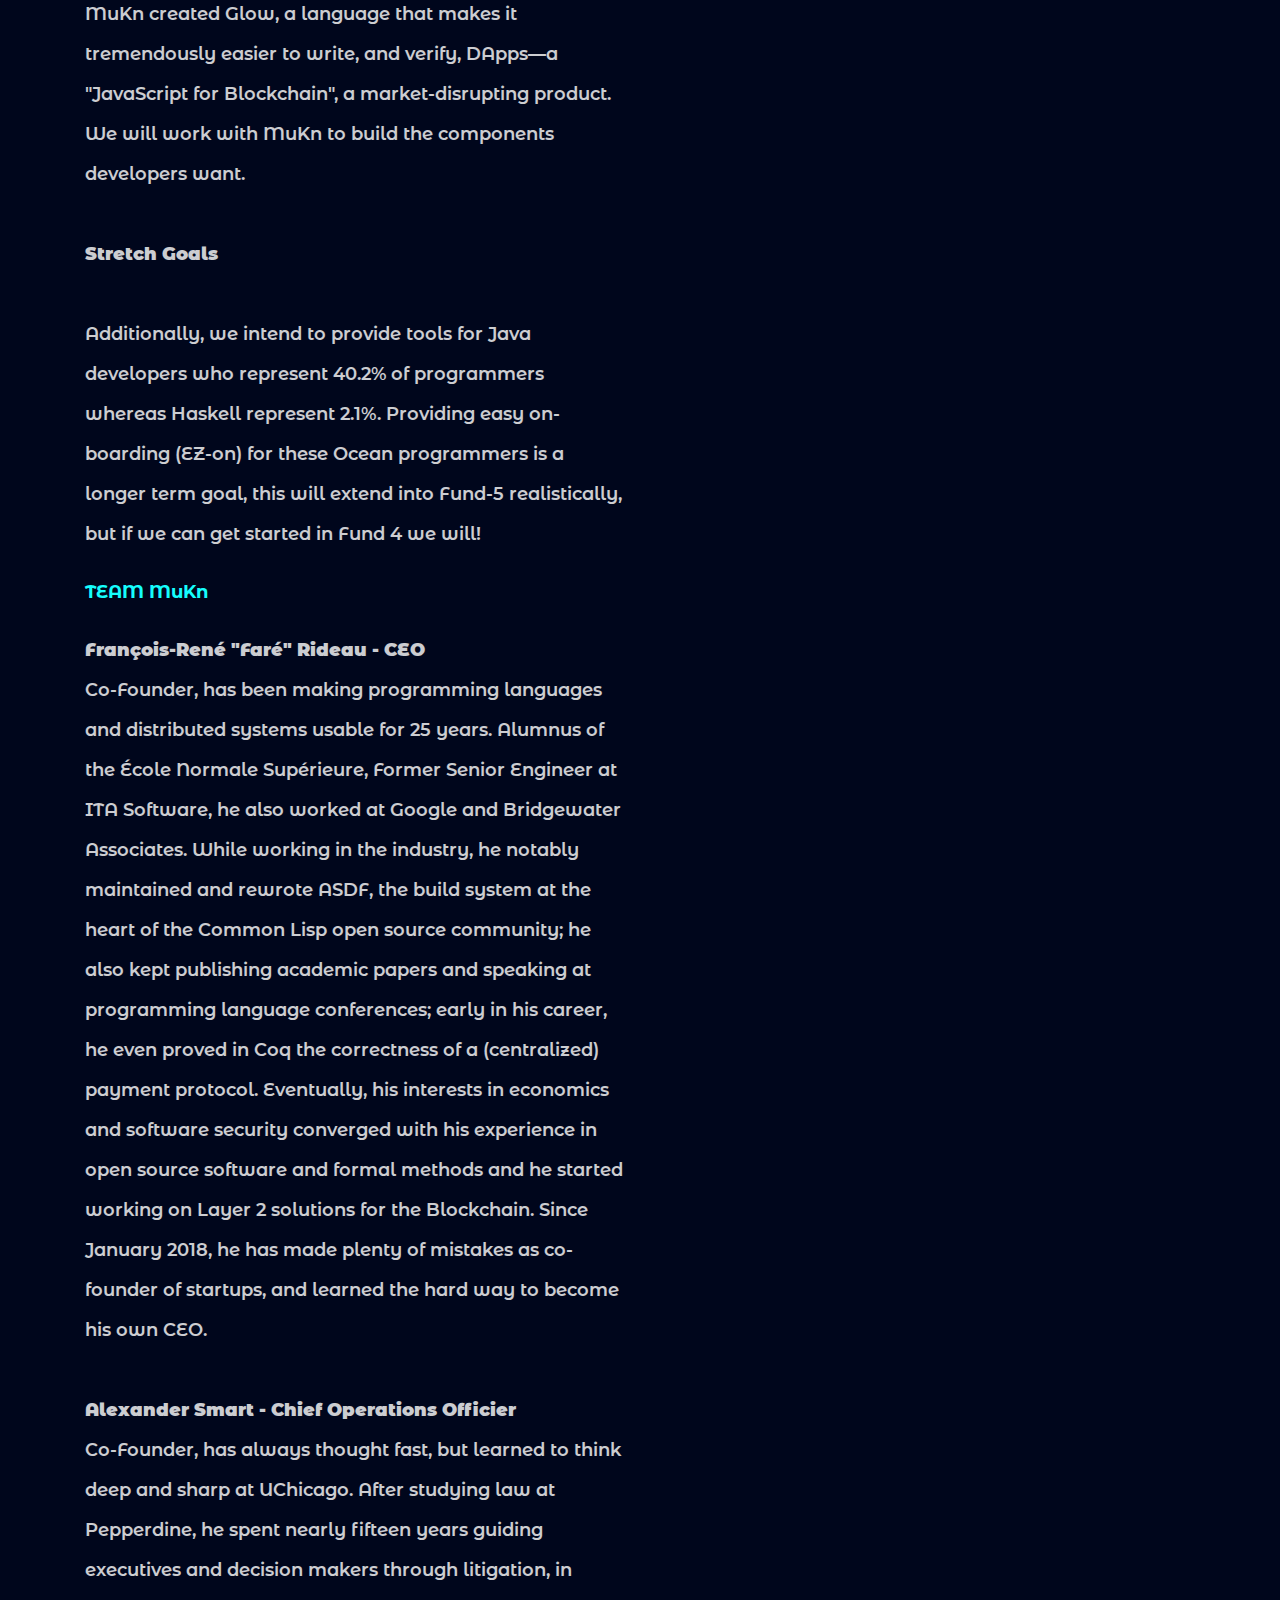
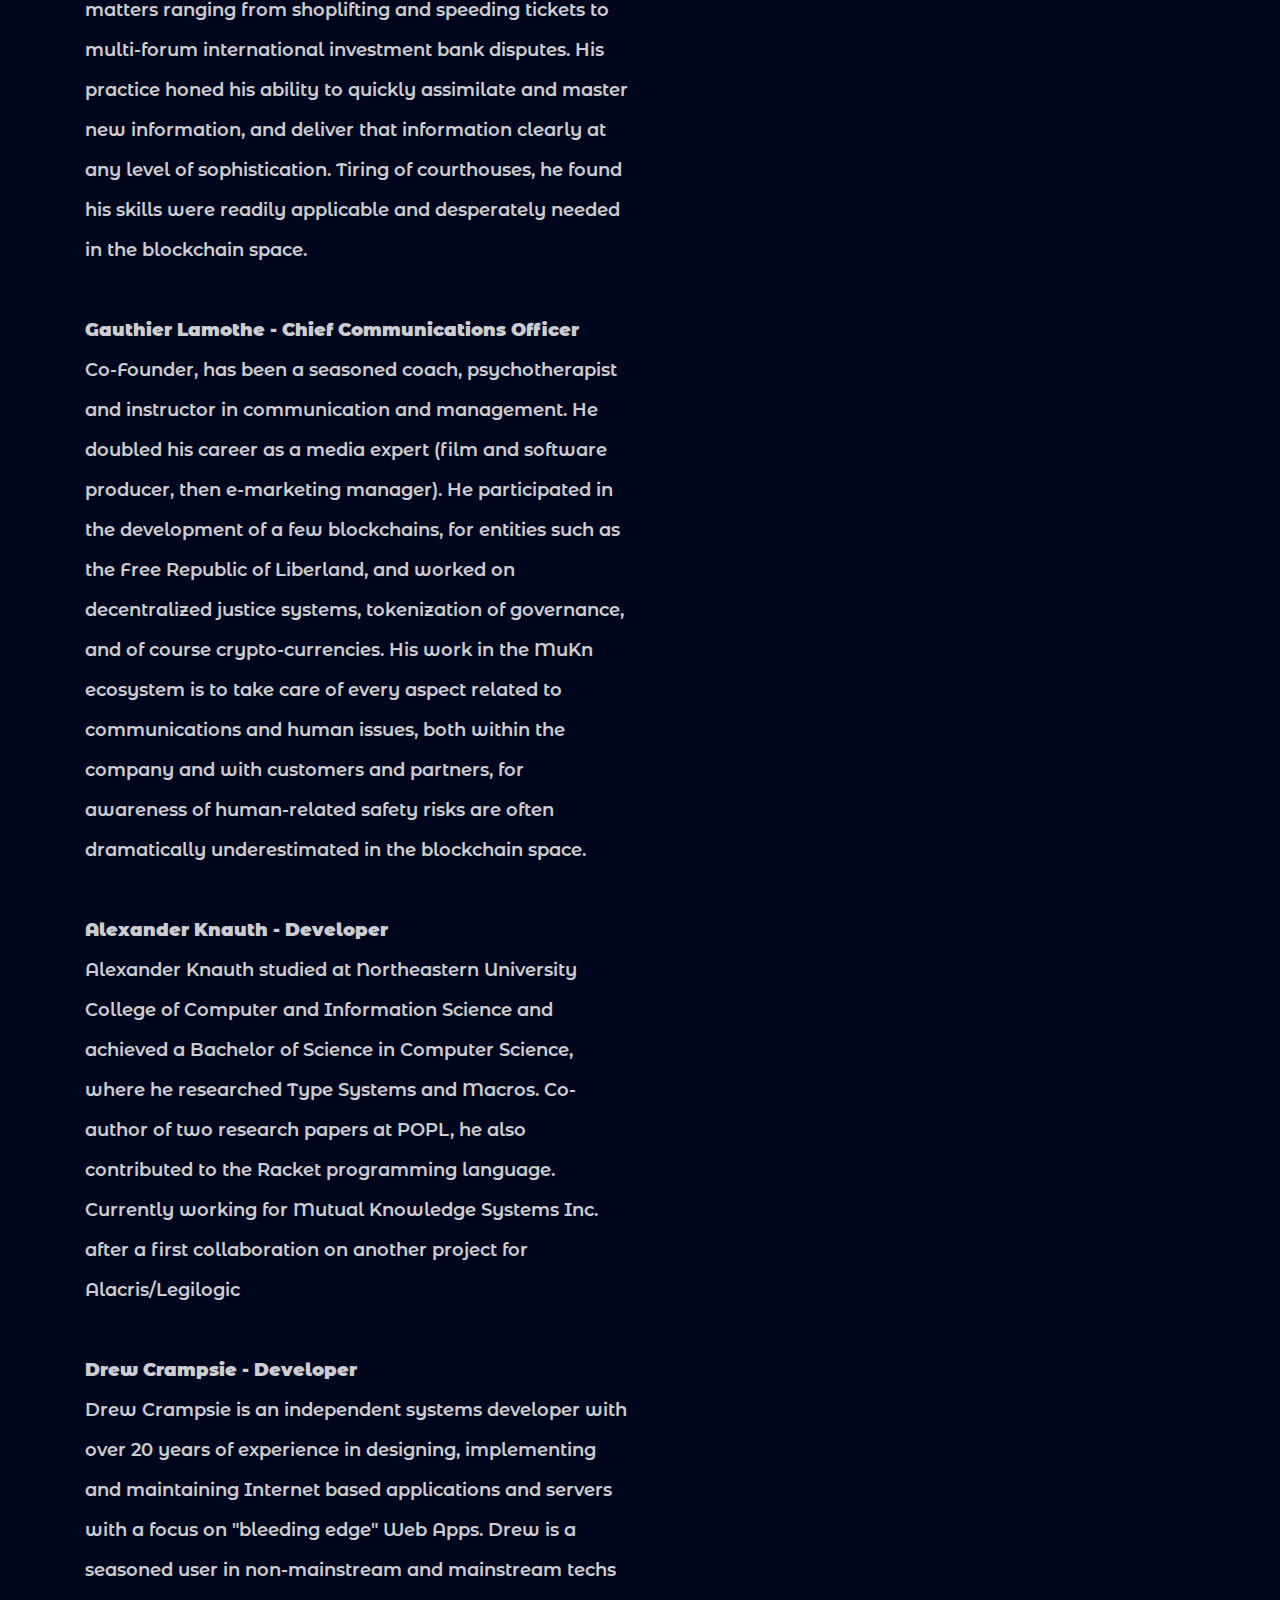
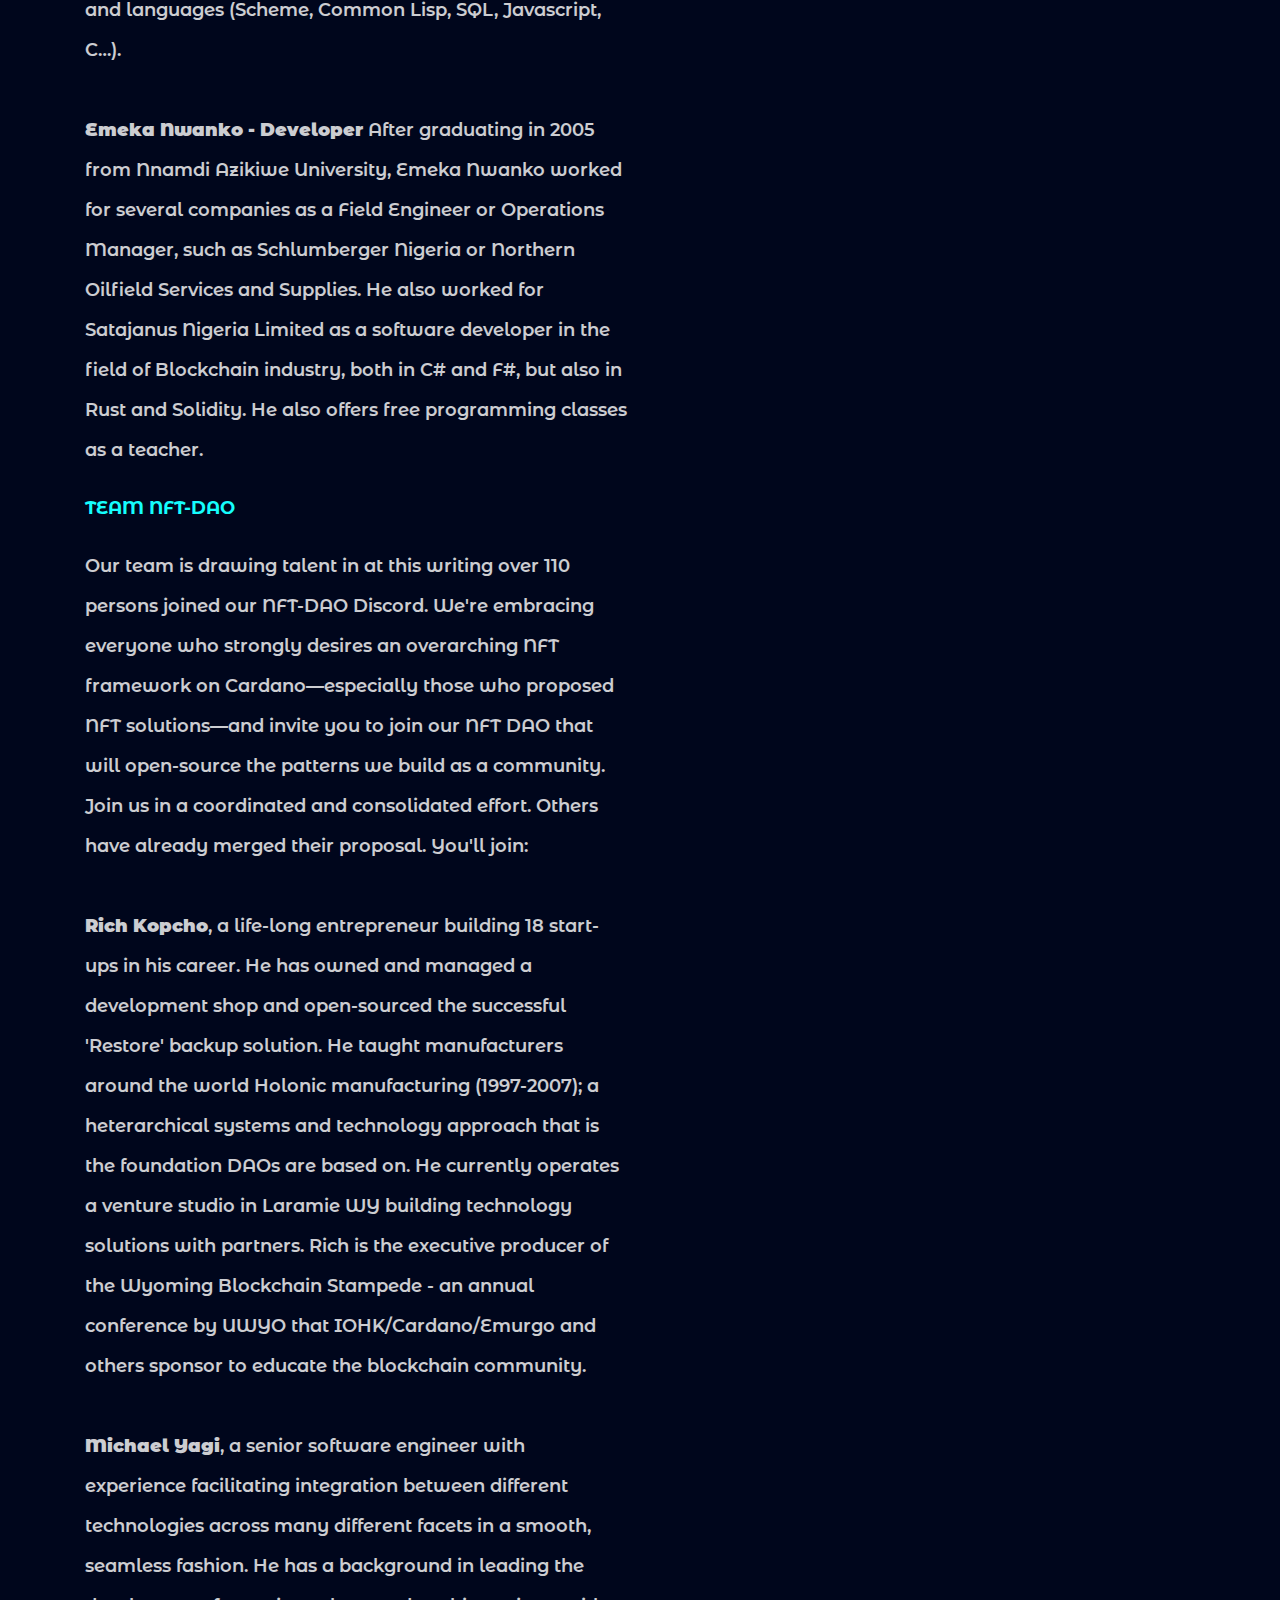
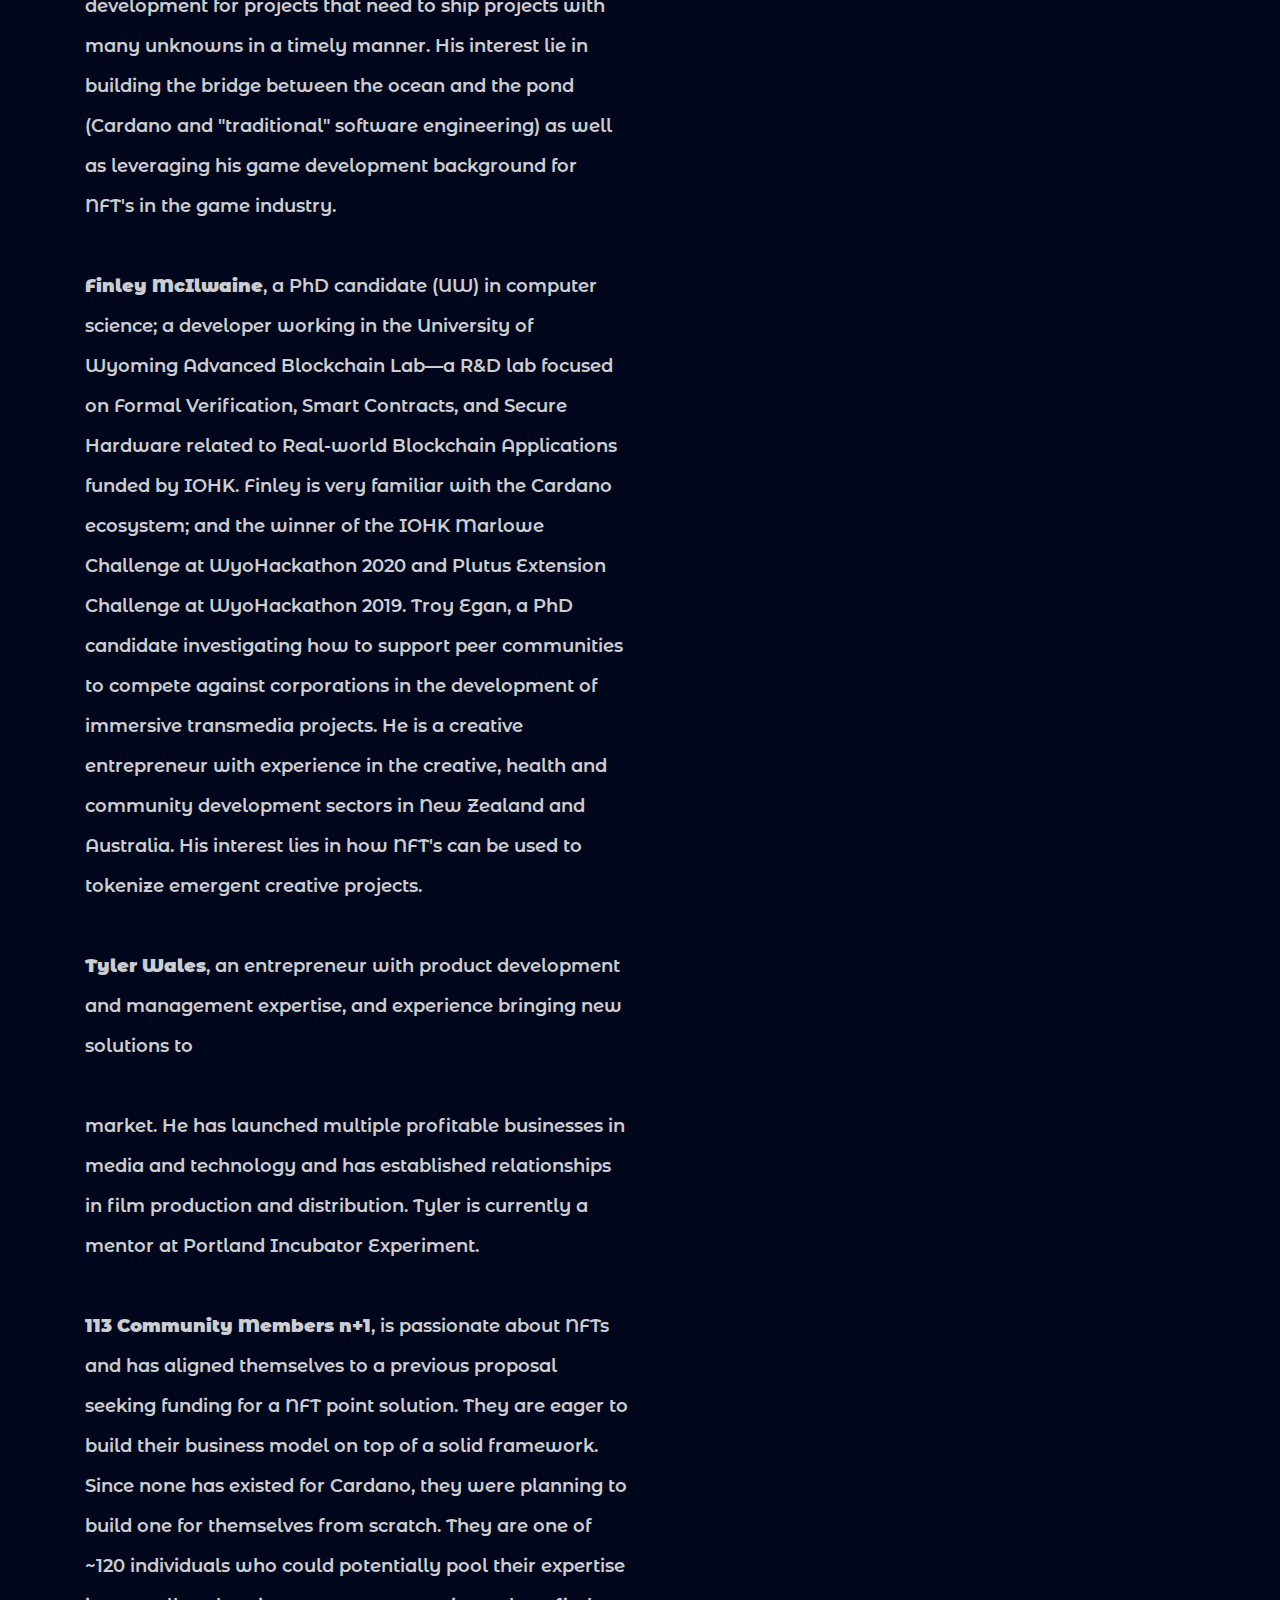
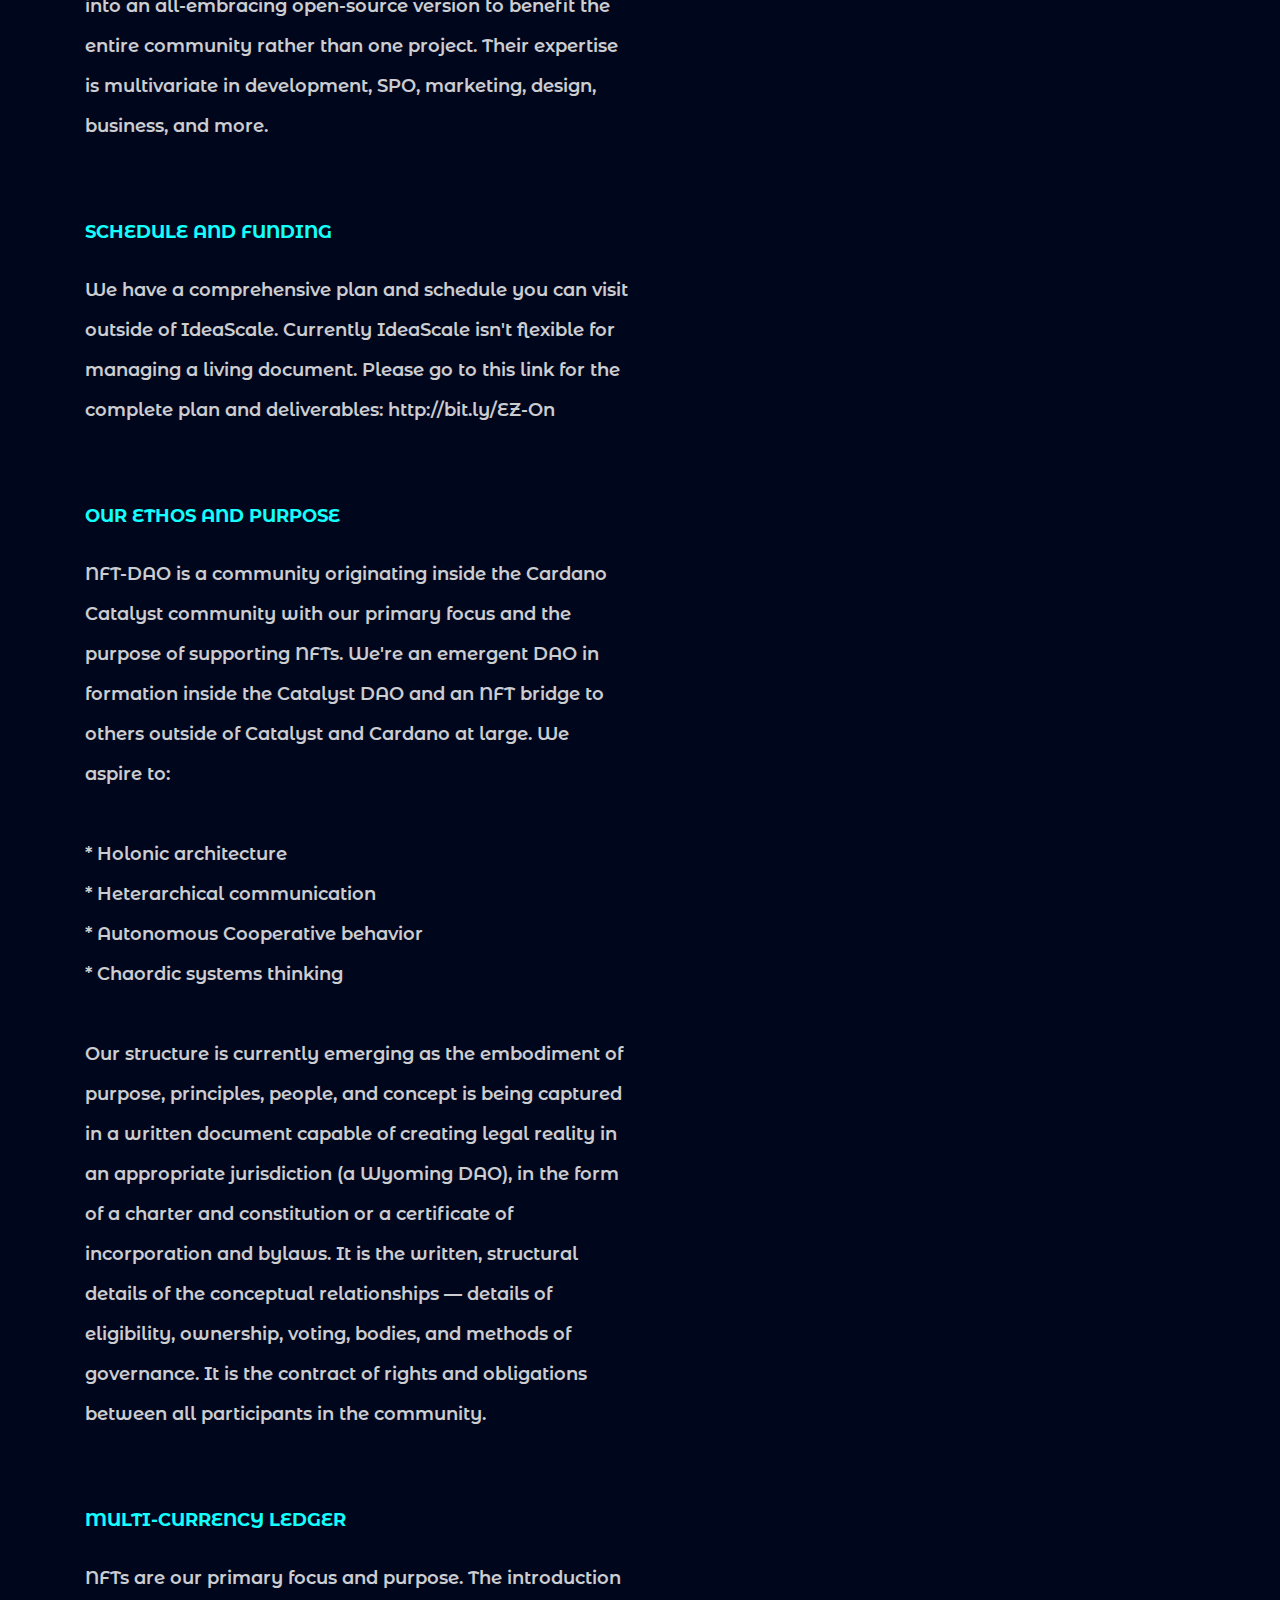
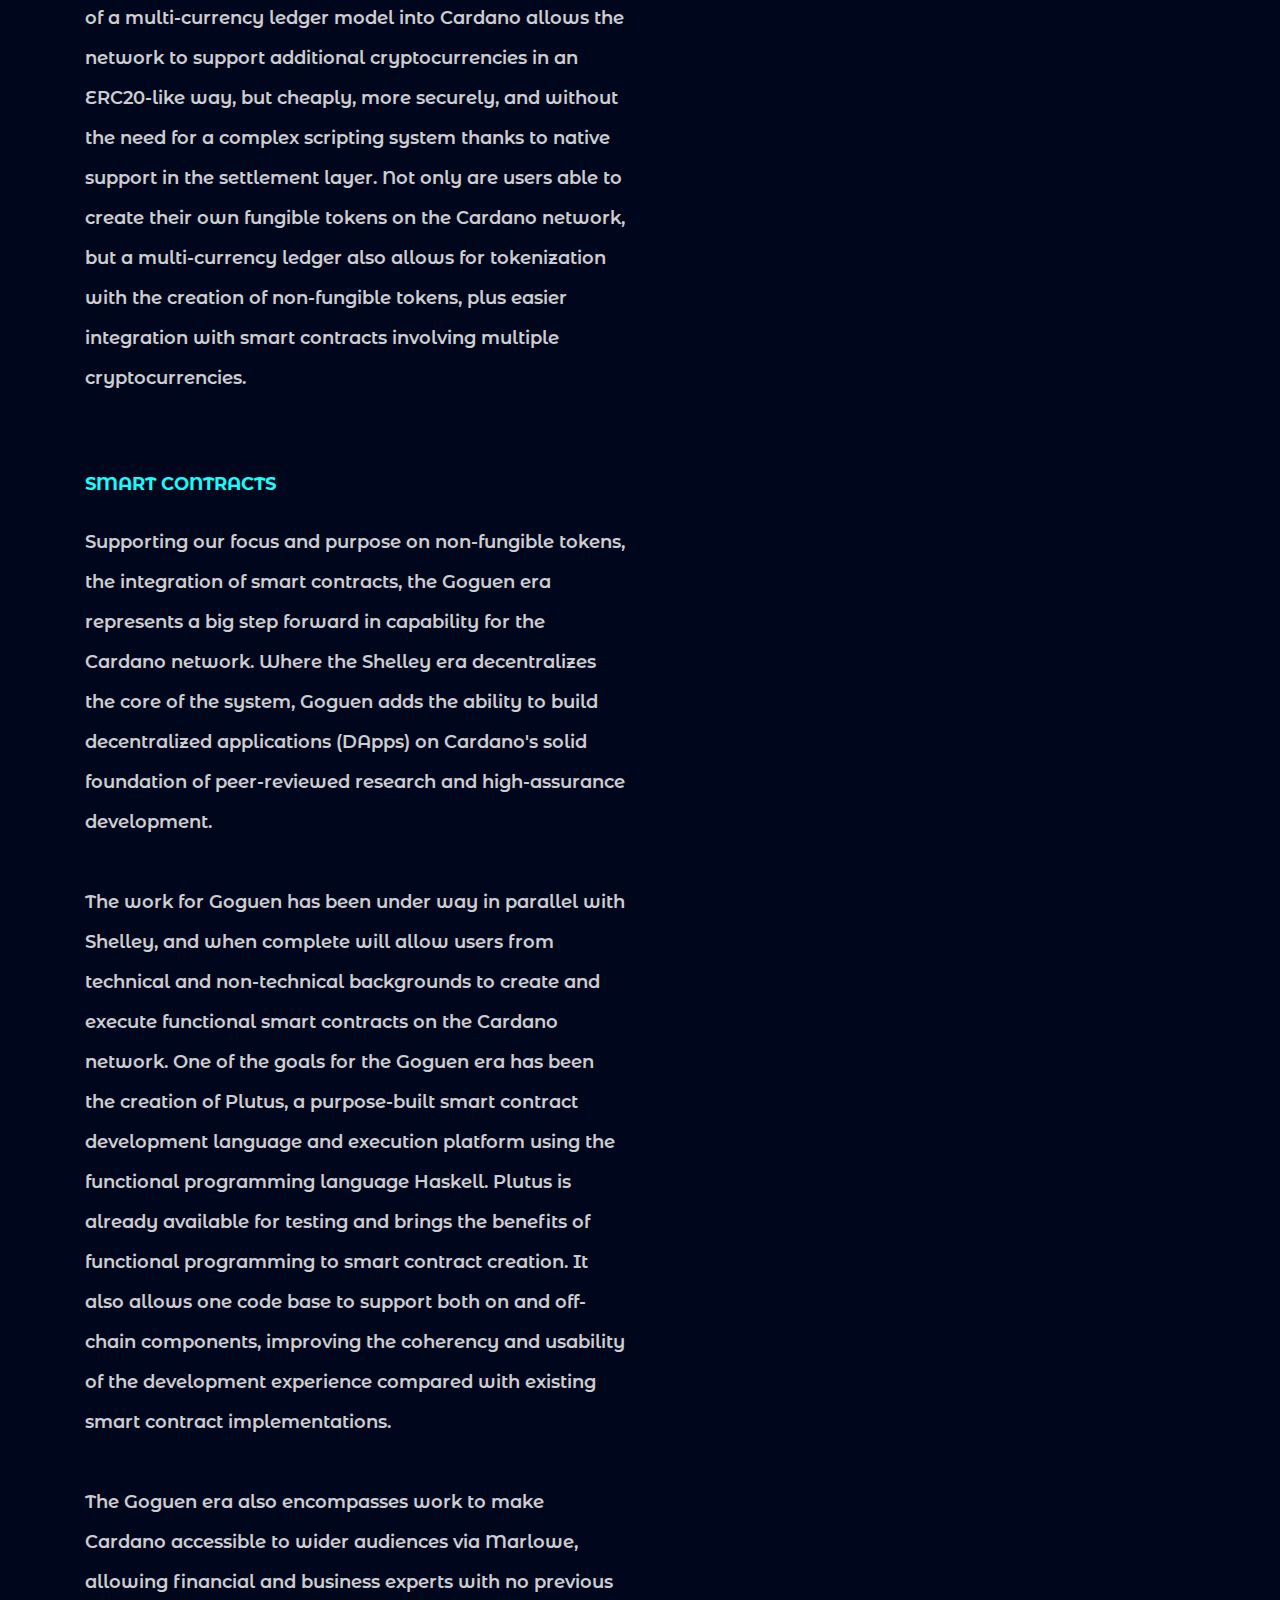
<file: page.html>
<!DOCTYPE html>
<html lang="en">
   <head>
      <!-- Basic Page Needs
         ================================================== -->
      <meta charset="utf-8" />
      <meta http-equiv="X-UA-Compatible" content="IE=edge" />
      <!-- Specific Meta
         ================================================== -->
      <meta name="viewport" content="width=device-width, initial-scale=1, maximum-scale=1" />
      <!-- Titles
         ================================================== -->
      <!-- Favicons
         ================================================== -->
      <!-- <link rel="shortcut icon" href="assets/images/favicon.ico" />
         <link rel="apple-touch-icon" sizes="72x72" href="assets/images/android-icon-72x72.png" />
         <link rel="apple-touch-icon" sizes="114x114" href="assets/images/apple-icon-144x144.png" /> -->
      <!-- Custom Font
         ================================================== -->
      <link
         href="https://fonts.googleapis.com/css2?family=Dosis:wght@400;500;600;700;800&family=Inter:wght@400;500;600;700&display=swap"
         rel="stylesheet">
      <!-- CSS
         ================================================== -->
      <link rel="preconnect" href="https://fonts.googleapis.com">
      <link rel="preconnect" href="https://fonts.gstatic.com" crossorigin>
      <link href="https://fonts.googleapis.com/css2?family=Montserrat+Alternates:wght@400;500;600;700;800&family=Inter:wght@400;500;600;700&&display=swap" rel="stylesheet">
      <link rel="stylesheet" href="assets/css/bootstrap.min.css" />
      <link rel="stylesheet" href="assets/css/owl.carousel.min.css" />
      <link rel="stylesheet" href="assets/css/simple-scrollbar.css" />
      <link rel="stylesheet" href="assets/css/odometer-theme-default.css" />
      <link rel="stylesheet" href="assets/css/fontawesome.all.min.css" />
      <link rel="stylesheet" href="assets/css/style.css" />
      <script src="assets/js/modernizr.min.js"></script>
   </head>
   <body data-bs-spy="scroll" data-bs-target=".navigation-area">
      <!--~~~~~~~~~~~~~~~~~~~~~~~~~~~~~~~~~~~~~~~
         Start Site Header
         ~~~~~~~~~~~~~~~~~~~~~~~~~~~~~~~~~~~~~~~~-->
      <header class="site-header default-header-style">
         <div class="container">
            <div class="row align-items-center">
               <div class="col-12">
                  <div class="navigation-area">
                     <!-- Site Branding -->
                     <div class="site-branding">
                        <a href="index.html">
                        <img src="assets/images/logo.png" alt="Site Logo" />
                        </a>
                     </div>
                     <!--  /.site-branding -->
                     <!-- Site Navigation -->
                     <div class="site-navigation">
                        <nav class="navigation">
                           <!-- Main Menu -->
                           <div class="menu-wrapper">
                              <div class="menu-content">
                                 <ul class="mainmenu">
                                    <li>
                                       <a class="nav-link" href="index.html">Completed Projects</a>
                                    </li>
                                    <li>
                                       <a class="nav-link" href="index.html">Goals</a>
                                    </li>
                                    <li>
                                       <a class="nav-link" href="index.html">Current Projects</a>
                                    </li>
                                    <li>
                                       <a class="nav-link" href="index.html">About</a>
                                    </li>
                                    <li>
                                       <a class="nav-link" href="index.html">Our NFTs</a>
                                    </li>
                                    <li>
                                       <a href="contact.html"><button  class="costume-btn">JOIN US</button></a> 
                                    </li>
                                 </ul>
                                 <!-- /.menu-list -->
                              </div>
                              <!-- /.hours-content-->
                           </div>
                           <!-- /.menu-wrapper -->
                        </nav>
                     </div>
                     <!-- /.site-navigation -->
                     <div class="hamburger-menus">
                        <span></span>
                        <span></span>
                        <span></span>
                     </div>
                     <!-- /.hamburger-menus -->
                  </div>
                  <!-- /.navigation-area -->
               </div>
               <!-- /.col-12 -->
            </div>
            <!-- /.row -->
         </div>
         <!-- /.container-fluid -->
         <div class="mobile-sidebar-menu sidebar-menu">
            <div class="overlaybg"></div>
         </div>
      </header>
      <!--~~./ end site header ~~-->
      <!--********************************************************-->
      <!--********************* SITE CONTENT *********************-->
      <!--********************************************************-->
      <div class="site-content">

   <div class="wrapper">
       <div class="container">
           <div class="row">
               <div class="col-lg-6 left-sided">
                <span class=" badge-pill badge-primary page-badge">FUND 4</span>
                <h3 class="page-header-title mt-5">F4: Developer ecosystem</h3>
                <h3 class="page-main-title">NFT-DAO EZ-Honor contribution token</h3>
                <p class="page-subtitle mt-5">Problem statement:</p>
                <p class="page-plain-text">Writing safe DApps today is too difficult and developers lack tools to easily build composable components.</p>
                <p class="page-subtitle">Describe your solution to the problem</p>
                <p class="page-plain-text">Partnering with MuKn.io/Glow to make building infrastructure fast, easy to write and audit to onboard developers new to the space.</p>
                <p class="page-subtitle">Relevant experience</p>
                <p class="page-plain-text">MuKn.io/Glow brings skills of cybersecurity, cryptography, distributed systems, systems programming, economic modeling & mechanism design.</p>
               </div>
               <div class="col-lg-6">

               </div>
           </div>
           <div class="row">
               <div class="col-lg-6 left-sided mt-5">
                
                <h3 class="page-header-title">Website/GitHub repository (not required) https://NFT-DAO.org Detailed plan - Fill in here any additional details <br/>*<br/>*<br/>*<br/> NOW bringing the power of Glow from MuKn.io to make DApps easy to write and audit</h3>
                <p class="page-plain-text">Writing safe DApps today is too difficult and developers lack tools to easily build composable components.<br/> <br/>Glow makes building infrastructure fast, easy to write and especially audit.<br/><br/>To draw developers from other disciplines we need to make it easy to work on blockchain.<br/><br/> We will build modules, tools & components useable in building DApps covering 80% of use cases.<br/><br/> We will start with items needed to build NFT marketplaces and extensions as our first deliverables.<br/><br/> Then we will build other composable components or services required for any DApp.</p>
                <p class="page-subtitle">PLAN AND BUDGET</p>
                
                <p class="page-plain-text-but-lighter"><span class="highlighted-text">Phase 1</span> - Research highest Pareto use case components to build (In process already within NFT-DAO working groups)<br/><br/> <span class="highlighted-text">Phase 2</span> - Prioritize Resource Utilization (Assign teams to the work to be done, including MuKn)<br/><br/> <span class="highlighted-text">Phase 3</span> - Run Sprints to build the top three (3) components needed (three dev teams working either in parallel or serial on 3 core components)<br/><br/> <span class="highlighted-text">Phase 4</span> - Testing, Audit and hardening (three dev/ops teams doing verification testing)<br/><br/> <span class="highlighted-text">Phase 5</span> - Go Live (alpha and beta testing in real world conditions)<br/><br/> <span class="highlighted-text">Phase 6</span> - G/A Launch (General Availability for developers to use)<br/><br/> Total: <span class="highlighted-text">$63, 842</span></p>

                <p class="page-subtitle">DETAILED PLANS AND PROGRESS TO DATE</p>
                <p class="page-plain-text">Our NFT-DAO Fund-3 work offers the first NFT marketplace framework that all (89+ to date) NFT-centric proposals can use to build purpose-build marketplaces on Cardano—natively, quickly and easily. <br/><br/>We intend to harden and extend the minimum viable product (MVP) capabilities while we work on improving the developer ecosystem and experience on Cardano with building blocks anyone can use to build any DApp (we are targeting NFTs first). NFT-DAO is leading the charge already, making Cardano the de facto place for creators, entrepreneurs and developers to build NFT business models. <br/><br/>* Easy for creators with no blockchain experience <br/><br/>* Quick and safe for ETH developers to onboard <br/><br/>* Entrepreneurs can build marketplaces fast and simply <br/><br/>We created a space for new developers to connect with more NFT/Cardano developers inside the DAO. Where each new developer makes it easier for whoever comes after by contributing to NFT-DOA's open source project and documentation. We are welcoming developers, entrepreneurs, artists, business folks by refining the DAO's on-boarding and providing a way to begin contributing in one of NFT-DAO's agile teams.</p>
               </div>
               <div class="col-lg-6">

               </div>
           </div>
           <div class="row">
               <div class="col-lg-6 left-sided mt-5">
                <p class="page-subtitle">What is Glow and how will it be a differentiator?</p>
                <p class="page-plain-text-but-lighter">Glow is a programming language used to make decentralized applications, otherwise known as DApps. Its design goals are:<br/><br/> <span class="highlighted-text">Safety:</span> each newly implemented function is thoroughly audited so that a programmer using the Glow language or its associated toolset won't have to worry about securing interactions between users. <br/><br/> <span class="highlighted-text">User-friendliness:</span> we want to make DApps mainstream, and Glow's development team always aims at making it obvious what a DApp does or doesn't do, so users can ascertain that it indeed matches their expectations.<br/><br/> <span class="highlighted-text">Portability to any blockchain:</span> applications written in Glow can run on any blockchain, so unlike with previous tools, you don't have to learn all the tooling specific to a single blockchain only to realize later the users you want will be on another blockchain. The same DApp will be able to use the resources of multiple blockchains at once, and meet the users where they are and wherever they will be.<br/><br/> In other words: what usually takes a huge amount of lines of code, and many experts in various fields, has been automated and abstracted by Glow. <br/><br/>We at NFT-DAO will leverage the experience of the Glow team to help us build the right tools for the NFT developers we seek to build the ecosystem to support.</p>
                <p class="page-subtitle">EZ-On Ecosystem Development</p>
                <p class="page-plain-text"> <span class="highlighted-text">Vision</span> <br/><br/>The fastest way to get from ETH to Cardano!! NFT projects on ETH want to quickly bring their dApps to the Cardano blockchain as well. The ERC20 and ERC721 token converters enable some of the work. Refactoring other system components can be achieved by building tools and composable building blocks to help the transition. <br/><br/><span class="highlighted-text">What We'll Do</span> <br/><br/>We intend to build the developer ecosystem tools, libraries, and contracts necessary to handle 80% of the most common use cases that are needed for smoothly transitioning ETH NFT projects and other ETH dApps. <br/><br/><span class="highlighted-text">Who Will Help Us</span> <br/><br/>We will do this with partners like IOG professional Services and MuKn.io then plan to open source the things we are able in order to encourage the good ETH NFT projects to feel welcome on Cardano. <br/><br/>MuKn created Glow, a language that makes it tremendously easier to write, and verify, DApps—a "JavaScript for Blockchain", a market-disrupting product. We will work with MuKn to build the components developers want. <br/><br/><span class="highlighted-text">Stretch Goals</span><br/><br/>Additionally, we intend to provide tools for Java developers who represent 40.2% of programmers whereas Haskell represent 2.1%. Providing easy on-boarding (EZ-on) for these Ocean programmers is a longer term goal, this will extend into Fund-5 realistically, but if we can get started in Fund 4 we will!</p>
                <p class="page-subtitle">TEAM MuKn</p>
                <p class="page-plain-text"><span class="highlighted-text">François-René "Faré" Rideau - CEO</span><br/> Co-Founder, has been making programming languages and distributed systems usable for 25 years. Alumnus of the École Normale Supérieure, Former Senior Engineer at ITA Software, he also worked at Google and Bridgewater Associates. While working in the industry, he notably maintained and rewrote ASDF, the build system at the heart of the Common Lisp open source community; he also kept publishing academic papers and speaking at programming language conferences; early in his career, he even proved in Coq the correctness of a (centralized) payment protocol. Eventually, his interests in economics and software security converged with his experience in open source software and formal methods and he started working on Layer 2 solutions for the Blockchain. Since January 2018, he has made plenty of mistakes as co-founder of startups, and learned the hard way to become his own CEO.<br/><br/> <span class="highlighted-text">Alexander Smart - Chief Operations Officier</span><br/> Co-Founder, has always thought fast, but learned to think deep and sharp at UChicago. After studying law at Pepperdine, he spent nearly fifteen years guiding executives and decision makers through litigation, in matters ranging from shoplifting and speeding tickets to multi-forum international investment bank disputes. His practice honed his ability to quickly assimilate and master new information, and deliver that information clearly at any level of sophistication. Tiring of courthouses, he found his skills were readily applicable and desperately needed in the blockchain space. <br/><br/><span class="highlighted-text">Gauthier Lamothe - Chief Communications Officer</span><br/> Co-Founder, has been a seasoned coach, psychotherapist and instructor in communication and management. He doubled his career as a media expert (film and software producer, then e-marketing manager). He participated in the development of a few blockchains, for entities such as the Free Republic of Liberland, and worked on decentralized justice systems, tokenization of governance, and of course crypto-currencies. His work in the MuKn ecosystem is to take care of every aspect related to communications and human issues, both within the company and with customers and partners, for awareness of human-related safety risks are often dramatically underestimated in the blockchain space. <br/><br/><span class="highlighted-text">Alexander Knauth - Developer</span><br/> Alexander Knauth studied at Northeastern University College of Computer and Information Science and achieved a Bachelor of Science in Computer Science, where he researched Type Systems and Macros. Co-author of two research papers at POPL, he also contributed to the Racket programming language. Currently working for Mutual Knowledge Systems Inc. after a first collaboration on another project for Alacris/Legilogic<br/><br/><span class="highlighted-text">Drew Crampsie - Developer</span><br/> Drew Crampsie is an independent systems developer with over 20 years of experience in designing, implementing and maintaining Internet based applications and servers with a focus on "bleeding edge" Web Apps. Drew is a seasoned user in non-mainstream and mainstream techs and languages (Scheme, Common Lisp, SQL, Javascript, C…). <br/><br/><span class="highlighted-text">Emeka Nwanko - Developer</span> After graduating in 2005 from Nnamdi Azikiwe University, Emeka Nwanko worked for several companies as a Field Engineer or Operations Manager, such as Schlumberger Nigeria or Northern Oilfield Services and Supplies. He also worked for Satajanus Nigeria Limited as a software developer in the field of Blockchain industry, both in C# and F#, but also in Rust and Solidity. He also offers free programming classes as a teacher.</p>

                <p class="page-subtitle">TEAM NFT-DAO</p>
                <p class="page-plain-text">Our team is drawing talent in at this writing over 110 persons joined our NFT-DAO Discord. We're embracing everyone who strongly desires an overarching NFT framework on Cardano—especially those who proposed NFT solutions—and invite you to join our NFT DAO that will open-source the patterns we build as a community. Join us in a coordinated and consolidated effort. Others have already merged their proposal. You'll join: <br/><br/><span class="highlighted-text">Rich Kopcho</span>, a life-long entrepreneur building 18 start-ups in his career. He has owned and managed a development shop and open-sourced the successful 'Restore' backup solution. He taught manufacturers around the world Holonic manufacturing (1997-2007); a heterarchical systems and technology approach that is the foundation DAOs are based on. He currently operates a venture studio in Laramie WY building technology solutions with partners. Rich is the executive producer of the Wyoming Blockchain Stampede - an annual conference by UWYO that IOHK/Cardano/Emurgo and others sponsor to educate the blockchain community. <br/><br/><span class="highlighted-text">Michael Yagi</span>, a senior software engineer with experience facilitating integration between different technologies across many different facets in a smooth, seamless fashion. He has a background in leading the development for projects that need to ship projects with many unknowns in a timely manner. His interest lie in building the bridge between the ocean and the pond (Cardano and "traditional" software engineering) as well as leveraging his game development background for NFT's in the game industry. <br/><br/><span class="highlighted-text">Finley McIlwaine</span>, a PhD candidate (UW) in computer science; a developer working in the University of Wyoming Advanced Blockchain Lab—a R&D lab focused on Formal Verification, Smart Contracts, and Secure Hardware related to Real-world Blockchain Applications funded by IOHK. Finley is very familiar with the Cardano ecosystem; and the winner of the IOHK Marlowe Challenge at WyoHackathon 2020 and Plutus Extension Challenge at WyoHackathon 2019. Troy Egan, a PhD candidate investigating how to support peer communities to compete against corporations in the development of immersive transmedia projects. He is a creative entrepreneur with experience in the creative, health and community development sectors in New Zealand and Australia. His interest lies in how NFT's can be used to tokenize emergent creative projects. <br/><br/><span class="highlighted-text">Tyler Wales</span>, an entrepreneur with product development and management expertise, and experience bringing new solutions to <br/><br/>market. He has launched multiple profitable businesses in media and technology and has established relationships in film production and distribution. Tyler is currently a mentor at Portland Incubator Experiment.<br/><br/> <span class="highlighted-text">113 Community Members n+1</span>, is passionate about NFTs and has aligned themselves to a previous proposal seeking funding for a NFT point solution. They are eager to build their business model on top of a solid framework. Since none has existed for Cardano, they were planning to build one for themselves from scratch. They are one of ~120 individuals who could potentially pool their expertise into an all-embracing open-source version to benefit the entire community rather than one project. Their expertise is multivariate in development, SPO, marketing, design, business, and more.</p>

                <p class="page-subtitle mt-5">SCHEDULE AND FUNDING</p> 
                <p class="page-plain-text">We have a comprehensive plan and schedule you can visit outside of IdeaScale. Currently IdeaScale isn't flexible for managing a living document. Please go to this link for the complete plan and deliverables: http://bit.ly/EZ-On</p>
                <p class="page-subtitle mt-5">OUR ETHOS AND PURPOSE</p>
                <p class="page-plain-text">NFT-DAO is a community originating inside the Cardano Catalyst community with our primary focus and the purpose of supporting NFTs. We're an emergent DAO in formation inside the Catalyst DAO and an NFT bridge to others outside of Catalyst and Cardano at large. We aspire to:<br/><br/> * Holonic architecture <br/>* Heterarchical communication <br/>* Autonomous Cooperative behavior <br/>* Chaordic systems thinking<br/><br/> Our structure is currently emerging as the embodiment of purpose, principles, people, and concept is being captured in a written document capable of creating legal reality in an appropriate jurisdiction (a Wyoming DAO), in the form of a charter and constitution or a certificate of incorporation and bylaws. It is the written, structural details of the conceptual relationships — details of eligibility, ownership, voting, bodies, and methods of governance. It is the contract of rights and obligations between all participants in the community.</p>
                <p class="page-subtitle mt-5">MULTI-CURRENCY LEDGER</p>
                <p class="page-plain-text">NFTs are our primary focus and purpose. The introduction of a multi-currency ledger model into Cardano allows the network to support additional cryptocurrencies in an ERC20-like way, but cheaply, more securely, and without the need for a complex scripting system thanks to native support in the settlement layer. Not only are users able to create their own fungible tokens on the Cardano network, but a multi-currency ledger also allows for tokenization with the creation of non-fungible tokens, plus easier integration with smart contracts involving multiple cryptocurrencies.</p>
                <p class="page-subtitle mt-5">SMART CONTRACTS</p>
                <p class="page-plain-text">Supporting our focus and purpose on non-fungible tokens, the integration of smart contracts, the Goguen era represents a big step forward in capability for the Cardano network. Where the Shelley era decentralizes the core of the system, Goguen adds the ability to build decentralized applications (DApps) on Cardano's solid foundation of peer-reviewed research and high-assurance development. <br/><br/>The work for Goguen has been under way in parallel with Shelley, and when complete will allow users from technical and non-technical backgrounds to create and execute functional smart contracts on the Cardano network. One of the goals for the Goguen era has been the creation of Plutus, a purpose-built smart contract development language and execution platform using the functional programming language Haskell. Plutus is already available for testing and brings the benefits of functional programming to smart contract creation. It also allows one code base to support both on and off-chain components, improving the coherency and usability of the development experience compared with existing smart contract implementations. <br/><br/>The Goguen era also encompasses work to make Cardano accessible to wider audiences via Marlowe, allowing financial and business experts with no previous technical knowledge to create smart contracts. Marlowe is a high-level, domain-specific language (DSL) for financial contracts which is built on Plutus. Marlowe comes with the Marlowe Playground, an easy-to-use application-building platform that non-programmers can use to build financial smart contracts. Together, Marlowe and the Marlowe Playground simplify the process of creating smart contracts for financial applications, allowing subject matter experts to directly contribute without requiring deep programming skills. The combination of Plutus and Marlowe will enable a new class of enterprise-level smart contracts with verified functionality, capable of underpinning large scale implementations in the real world. <br/><br/>As well as adding functionality in the form of smart contracts, Goguen will also see improvements to the core Cardano offering. Most significantly, the addition of a multi-currency ledger will extend the usefulness of Cardano even further, enabling users to create new natively-supported tokens. This will allow the creation of fungible and non-fungible tokens, supporting the creation of new cryptocurrencies on Cardano as well as the tokenization of many types of digital and physical assets. Another benefit will be easier integration of smart contracts and DApps involving multiple cryptocurrencies. The Goguen era represents a step change in the abilities of Cardano, opening the way to the development of enterprise-level, mission-critical, decentralized smart contract applications, with even more exciting things to come during the Basho and Voltaire eras. <br/><br/>Thank you for reading this far, we appreciate your feedback, kudos and votes! <br/><br/>The NFT-DAO collective</p>
                <p class="page-subtitle"><a href="#">Requested funds in USD_old 63842</a></p>
                <p class="page-subtitle">Which of these definitions apply to you? <span class="highlighted-text">Entrepreneur,<br/>Marketing professional</span></p>

               </div>
               <div class="col-lg-6">

               </div>
           </div>
       </div>
   </div>



         <footer id="contact-block" class="site-footer">
            <div class="container ">
               <div class="row footer-container align-items-end mb-5">
                  <div class="col-lg-2">
                     <img src="assets/images/logo.png" alt="">
                  </div>
                  <div class="col-lg-2">
                     <div class="col-lg-12">
                        <img src="assets/images/footericon1.png" alt="">
                     </div>
                     <div class="col-lg-12 mt-3">
                        <img src="assets/images/footericon2.png" alt="">
                     </div>
                  </div>
                  <div class="col-lg-4 seeded">
                     <p>Seeded by Catalys, Built on Cardano</p>
                  </div>
                  <div class="col-lg-2 empty"></div>
                  <div class="col-lg-2"><img src="assets/images/followus.svg" alt=""></div>
               </div>
            </div>
         </footer>
         <!--~./ end site footer ~-->
      </div>
      <!--~~./ end site content ~~-->
      <!-- All The JS Files
         ================================================== -->
      <script src="assets/js/jquery.js"></script>
      <script src="assets/js/popper.min.js"></script>
      <script src="assets/js/bootstrap.min.js"></script>
      <script src="assets/js/plugins.js"></script>
      <script src="assets/js/imagesloaded.pkgd.min.js"></script>
      <script src="assets/js/simple-scrollbar.min.js"></script>
      <script src="assets/js/background-parallax.js"></script>
      <script src="assets/js/theia-sticky-sidebar.min.js"></script>
      <script src="assets/js/ResizeSensor.min.js"></script>
      <script src="assets/js/owl.carousel.min.js"></script>
      <script src="assets/js/isotope.pkgd.min.js"></script>
      <script src="assets/js/packery-mode.pkgd.min.js"></script>
      <script src="assets/js/scrolla.jquery.min.js"></script>
      <script src="assets/js/odometer.min.js"></script>
      <script src="assets/js/isInViewport.jquery.js"></script>
      <script src="assets/js/contact.js"></script>
      <script src="assets/js/main.js"></script>
      <!-- main-js -->
   </body>
</html>
</file>
<file: assets/css/simple-scrollbar.css>
.ss-wrapper {
  overflow: hidden;
  width: 100%;
  height: 100%;
  position: relative;
  z-index: 1;
  float: left;
}

.ss-content {
  height: 100%;
  width: calc(100% + 18px);
  padding: 0 0 0 0;
  position: relative;
  overflow-x: auto;
  overflow-y: scroll;
  box-sizing: border-box;
}

.ss-content.rtl {
  width: calc(100% + 18px);
  right: auto;
}

.ss-scroll {
  position: relative;
  background: rgba(0, 0, 0, 0.1);
  width: 9px;
  border-radius: 4px;
  top: 0;
  z-index: 2;
  cursor: pointer;
  opacity: 0;
  transition: opacity 0.25s linear;
}

.ss-hidden {
  display: none;
}

.ss-container:hover .ss-scroll,
.ss-container:active .ss-scroll {
  opacity: 1;
}

.ss-grabbed {
  -o-user-select: none;
  -ms-user-select: none;
  -moz-user-select: none;
  -webkit-user-select: none;
  user-select: none;
}
</file>
<file: assets/css/odometer-theme-default.css>
.odometer.odometer-auto-theme, .odometer.odometer-theme-default {
  display: inline-block;
  vertical-align: middle;
  position: relative;
}
.odometer.odometer-auto-theme .odometer-digit, .odometer.odometer-theme-default .odometer-digit {
  display: inline-block;
  vertical-align: middle;
  position: relative;
}
.odometer.odometer-auto-theme .odometer-digit .odometer-digit-spacer, .odometer.odometer-theme-default .odometer-digit .odometer-digit-spacer {
  display: inline-block;
  vertical-align: middle;
  visibility: hidden;
}
.odometer.odometer-auto-theme .odometer-digit .odometer-digit-inner, .odometer.odometer-theme-default .odometer-digit .odometer-digit-inner {
  text-align: left;
  display: block;
  position: absolute;
  top: 0;
  left: 0;
  right: 0;
  bottom: 0;
  overflow: hidden;
}
.odometer.odometer-auto-theme .odometer-digit .odometer-ribbon, .odometer.odometer-theme-default .odometer-digit .odometer-ribbon {
  display: block;
}
.odometer.odometer-auto-theme .odometer-digit .odometer-ribbon-inner, .odometer.odometer-theme-default .odometer-digit .odometer-ribbon-inner {
  display: block;
  -webkit-backface-visibility: hidden;
}
.odometer.odometer-auto-theme .odometer-digit .odometer-value, .odometer.odometer-theme-default .odometer-digit .odometer-value {
  display: block;
  -webkit-transform: translateZ(0);
}
.odometer.odometer-auto-theme .odometer-digit .odometer-value.odometer-last-value, .odometer.odometer-theme-default .odometer-digit .odometer-value.odometer-last-value {
  position: absolute;
}
.odometer.odometer-auto-theme.odometer-animating-up .odometer-ribbon-inner, .odometer.odometer-theme-default.odometer-animating-up .odometer-ribbon-inner {
  -webkit-transition: -webkit-transform 2s;
  -moz-transition: -moz-transform 2s;
  -ms-transition: -ms-transform 2s;
  -o-transition: -o-transform 2s;
  transition: transform 2s;
}
.odometer.odometer-auto-theme.odometer-animating-up.odometer-animating .odometer-ribbon-inner, .odometer.odometer-theme-default.odometer-animating-up.odometer-animating .odometer-ribbon-inner {
  -webkit-transform: translateY(-100%);
  -moz-transform: translateY(-100%);
  -ms-transform: translateY(-100%);
  -o-transform: translateY(-100%);
  transform: translateY(-100%);
}
.odometer.odometer-auto-theme.odometer-animating-down .odometer-ribbon-inner, .odometer.odometer-theme-default.odometer-animating-down .odometer-ribbon-inner {
  -webkit-transform: translateY(-100%);
  -moz-transform: translateY(-100%);
  -ms-transform: translateY(-100%);
  -o-transform: translateY(-100%);
  transform: translateY(-100%);
}
.odometer.odometer-auto-theme.odometer-animating-down.odometer-animating .odometer-ribbon-inner, .odometer.odometer-theme-default.odometer-animating-down.odometer-animating .odometer-ribbon-inner {
  -webkit-transition: -webkit-transform 2s;
  -moz-transition: -moz-transform 2s;
  -ms-transition: -ms-transform 2s;
  -o-transition: -o-transform 2s;
  transition: transform 2s;
  -webkit-transform: translateY(0);
  -moz-transform: translateY(0);
  -ms-transform: translateY(0);
  -o-transform: translateY(0);
  transform: translateY(0);
}

.odometer.odometer-auto-theme, .odometer.odometer-theme-default {
/*  font-family: "Helvetica Neue", sans-serif;*/
  /*line-height: 1.1em;*/
}
.odometer.odometer-auto-theme .odometer-value, .odometer.odometer-theme-default .odometer-value {
  text-align: center;
}
</file>
<file: assets/css/style.css>
html {
  font-size: 100%;
}

body {
  background-color: #00061c;
  font-family: 'Inter', sans-serif;
  font-size: 16px;
  font-weight: normal;
  line-height: 1.5em;
  color: #fff;
  position: relative;
  overflow-x: hidden;
}
.content-mobile {
  display: none;
}
@media only screen and (max-width: 575px) {
  body {
    font-size: 15px;
  }
  .content-mobile {
    display: block;
  }
  .content-web {
    display: none;
  }
}

/*-------------------------------------------------
    [ ## Heading ]
*/
h1,
h2,
h3,
h4,
h5,
h6 {
  clear: both;
  line-height: 1.3em;
  color: black;
  font-weight: 600;
  -webkit-font-smoothing: antialiased;
  margin-bottom: 15px;
  font-family: 'Dosis', sans-serif;
}

h1 {
  font-size: 2.441em;
}

h2 {
  font-size: 1.953em;
}

h3 {
  font-size: 1.563em;
}

h4 {
  font-size: 1.25em;
}

h5 {
  font-size: 1em;
}

h6 {
  font-size: 0.8em;
}

h1 a,
h2 a,
h3 a,
h4 a,
h5 a {
  color: inherit;
  text-decoration: none;
}

h1 a:hover,
h2 a:hover,
h3 a:hover,
h4 a:hover {
  color: inherit;
  text-decoration: none;
}

.heading {
  font-size: 24px;
  font-weight: 700;
  margin-top: -5px;
}
@media (min-width: 768px) {
  .heading {
    font-size: 28px;
  }
}
@media (min-width: 1400px) {
  .heading {
    font-size: 32px;
  }
}

.section-title {
  position: relative;
  margin-top: -5px;
  margin-bottom: 40px;
}
@media (min-width: 768px) {
  .section-title {
    margin-bottom: 45px;
  }
}
@media (min-width: 992px) {
  .section-title {
    margin-top: -10px;
  }
}
@media (min-width: 1200px) {
  .section-title {
    margin-bottom: 52px;
  }
}
@media (min-width: 1400px) {
  .section-title {
    margin-top: -12px;
    margin-bottom: 70px;
  }
}
.section-title .title-main {
  font-size: 38px !important;
  font-weight: 700;
  line-height: 0.9em;
  margin-bottom: 8px;
  display: flex;
  align-items: flex-end;

  text-shadow: 0px 0px 20px #fff;
  text-align: left;
  font: normal normal 900 48px/40px Montserrat Alternates;
  letter-spacing: 0px;
  color: #ffffff;
  text-shadow: 0px 0px 20px #ffffff;
  text-transform: uppercase;
  opacity: 1;
}
.section-title .title-main-mobile {
  font-size: 18px !important;
  font-weight: 700;
  line-height: 0.9em;
  margin-bottom: 8px;
  display: flex;
  align-items: flex-end;

  text-shadow: 0px 0px 20px #fff;
  text-align: left;
  font: normal normal 900 48px/40px Montserrat Alternates;
  letter-spacing: 0px;
  color: #ffffff;
  text-shadow: 0px 0px 20px #ffffff;
  text-transform: uppercase;
  opacity: 1;
}
@media (min-width: 576px) {
  .section-title .title-main {
    font-size: 72px;
  }
}
@media (min-width: 992px) {
  .section-title .title-main {
    font-size: 88px;
    margin-bottom: 10px;
  }
}
@media (min-width: 1200px) {
  .section-title .title-main {
    font-size: 100px;
  }
}
@media (min-width: 1400px) {
  .section-title .title-main {
    font-size: 118px;
  }
}
.section-title .title-main > span {
  color: black;
  font-size: 22px;
  font-weight: 800;
  border-top: 1px solid #d0d0d0;
  border-bottom: 1px solid #d0d0d0;
  line-height: 1.1em;
  display: inline-block;
  padding: 2px 0 5px;
  margin-bottom: 5px;
  margin-left: 10px;
}
@media (min-width: 576px) {
  .section-title .title-main > span {
    font-size: 26px;
    margin-bottom: 7px;
  }
}
@media (min-width: 992px) {
  .section-title .title-main > span {
    font-size: 32px;
    margin-bottom: 10px;
  }
}
@media (min-width: 1200px) {
  .section-title .title-main > span {
    font-size: 36px;
  }
}
@media (min-width: 1400px) {
  .section-title .title-main > span {
    font-size: 40px;
    padding-bottom: 7px;
    margin-bottom: 12px;
  }
}
.section-title .sub-title {
  color: #1c1c1c;
  font-size: 14px;
  letter-spacing: 0.004em;
}
@media (min-width: 768px) {
  .section-title .sub-title {
    font-size: 15px;
  }
}
@media (min-width: 992px) {
  .section-title .sub-title {
    font-size: 16px;
  }
}
@media (min-width: 1400px) {
  .section-title .sub-title {
    font-size: 18px;
  }
}

/*-------------------------------------------------
    [ ## Others Typography ]
*/
p {
  margin-bottom: 20px;
  line-height: 1.75em;
}
p:last-child {
  margin-bottom: 0px;
}
@media (min-width: 768px) {
  p {
    margin-bottom: 22px;
  }
}

a {
  text-decoration: none;
}

blockquote {
  margin: 0 0 1.3em;
}

address {
  margin: 0 0 1.3em;
}

dfn,
em,
cite,
i,
code,
kbd,
tt,
var {
  font-size: 1em;
}

em,
cite,
i {
  font-style: italic;
}

abbr,
acronym {
  border-bottom: 1px dotted #454545;
  cursor: help;
}

mark,
ins {
  background: #fff9c0;
  text-decoration: none;
}

big {
  font-size: 125%;
}

pre {
  background: #f8f8f8;
  padding: 20px 30px;
  margin-bottom: 30px;
  max-width: 100%;
  white-space: pre-wrap;
  white-space: -moz-pre-wrap;
  white-space: -pre-wrap;
  white-space: -o-pre-wrap;
  word-wrap: break-word;
  font-size: 0.929em;
  overflow: auto;
}

img {
  max-width: 100%;
  height: auto;
}

.dropcap {
  display: block;
  float: left;
  margin: 15px 5px 0 0;
  font-weight: bold;
  font-size: 60px;
  color: #ccc;
}

.el-text-rotation {
  white-space: nowrap;
  position: relative;
  display: inline-block;
}
.el-text-rotation .inner-el {
  text-transform: uppercase;
  letter-spacing: 0.015em;
  position: absolute;
  top: 50%;
  left: 50%;
  transform: translateX(-50%) translateY(-50%) rotate(-90deg);
}

/*--------------------------------------------------------------
# Elements
--------------------------------------------------------------*/
/*-------------------------------------------------
    [ ## Font Size ]
*/
.fts-13 {
  font-size: 13px;
}

.fts-15 {
  font-size: 15px;
}

.fts-18 {
  font-size: 18px;
}

.fts-20 {
  font-size: 20px;
}

.fts-25 {
  font-size: 25px;
}

.fts-30 {
  font-size: 30px;
}

.fts-35 {
  font-size: 35px;
}

.fts-40 {
  font-size: 40px;
}

.fts-45 {
  font-size: 45px;
}

.fts-50 {
  font-size: 50px;
}

.fts-60 {
  font-size: 60px;
}

.fts-65 {
  font-size: 65px;
}

.fts-70 {
  font-size: 70px;
}

.fts-75 {
  font-size: 75px;
}

/*--------------------------------------------------------------
# Font Weight
--------------------------------------------------------------*/
.w-100 {
  font-weight: 100;
}

.w-300 {
  font-weight: 300;
}

.w-400 {
  font-weight: 400;
}

.w-500 {
  font-weight: 500;
}

.w-600 {
  font-weight: 700;
}

.w-700 {
  font-weight: 700;
}

.w-800 {
  font-weight: 800;
}

.w-900 {
  font-weight: 900;
}

/*-------------------------------------------------
    [ ## Margin Element ]
*/
.mr-0 {
  margin: 0;
}

.mrt-0 {
  margin-top: 0;
}

.mrb-0 {
  margin-bottom: 0;
}

.mrl-0 {
  margin-left: 0;
}

.mrr-0 {
  margin-right: 0;
}

.mrt-5 {
  margin-top: 5px;
}

.mrb-5 {
  margin-bottom: 5px;
}

.mrl-5 {
  margin-left: 5px;
}

.mrr-5 {
  margin-right: 5px;
}

.mrt-10 {
  margin-top: 10px;
}

.mrb-10 {
  margin-bottom: 10px;
}

.mrl-10 {
  margin-left: 10px;
}

.mrr-10 {
  margin-right: 10px;
}

.mrt-15 {
  margin-top: 15px;
}

.mrb-15 {
  margin-bottom: 15px;
}

.mrl-15 {
  margin-left: 15px;
}

.mrr-15 {
  margin-right: 15px;
}

.mrt-20 {
  margin-top: 20px;
}

.mrb-20 {
  margin-bottom: 20px;
}

.mrl-20 {
  margin-left: 20px;
}

.mrr-20 {
  margin-right: 20px;
}

.mrt-25 {
  margin-top: 25px;
}

.mrb-25 {
  margin-bottom: 25px;
}

.mrl-25 {
  margin-left: 25px;
}

.mrr-25 {
  margin-right: 25px;
}

.mrt-30 {
  margin-top: 30px;
}

.mrb-30 {
  margin-bottom: 30px;
}

.mrl-30 {
  margin-left: 30px;
}

.mrr-30 {
  margin-right: 30px;
}

.mrt-35 {
  margin-top: 35px;
}

.mrb-35 {
  margin-bottom: 35px;
}

.mrl-35 {
  margin-left: 35px;
}

.mrr-35 {
  margin-right: 35px;
}

.mrt-40 {
  margin-top: 40px;
}

.mrb-40 {
  margin-bottom: 40px;
}

.mrl-40 {
  margin-left: 40px;
}

.mrr-40 {
  margin-right: 40px;
}

.mrt-45 {
  margin-top: 45px;
}

.mrb-45 {
  margin-bottom: 45px;
}

.mrl-45 {
  margin-left: 45px;
}

.mrr-45 {
  margin-right: 45px;
}

.mrt-50 {
  margin-top: 50px;
}

.mrb-50 {
  margin-bottom: 50px;
}

.mrl-50 {
  margin-left: 50px;
}

.mrr-50 {
  margin-right: 50px;
}

.mrt-55 {
  margin-top: 55px;
}

.mrb-55 {
  margin-bottom: 55px;
}

.mrl-55 {
  margin-left: 55px;
}

.mrr-55 {
  margin-right: 55px;
}

.mrt-60 {
  margin-top: 60px;
}

.mrb-60 {
  margin-bottom: 60px;
}

.mrl-60 {
  margin-left: 60px;
}

.mrr-60 {
  margin-right: 60px;
}

.mrt-75 {
  margin-top: 75px;
}

.mrt-65 {
  margin-top: 65px;
}

.mrb-65 {
  margin-bottom: 65px;
}

.mrl-65 {
  margin-left: 65px;
}

.mrr-65 {
  margin-right: 60px;
}

.mrt-70 {
  margin-top: 70px;
}

.mrb-70 {
  margin-bottom: 70px;
}

.mrl-70 {
  margin-left: 70px;
}

.mrr-70 {
  margin-right: 70px;
}

.mrt-75 {
  margin-top: 75px;
}

.mrb-75 {
  margin-bottom: 75px;
}

.mrl-75 {
  margin-left: 75px;
}

.mrr-75 {
  margin-right: 75px;
}

.mrt-80 {
  margin-top: 80px;
}

.mrb-80 {
  margin-bottom: 80px;
}

.mrb-85 {
  margin-bottom: 85px;
}

.mrl-80 {
  margin-left: 80px;
}

.mrr-80 {
  margin-right: 80px;
}

.mrt-90 {
  margin-top: 90px;
}

.mrb-90 {
  margin-bottom: 90px;
}

.mrl-90 {
  margin-left: 90px;
}

.mrr-90 {
  margin-right: 90px;
}

.mrt-100 {
  margin-top: 100px;
}

.mrb-100 {
  margin-bottom: 100px;
}

.mrl-100 {
  margin-left: 100px;
}

.mrr-100 {
  margin-right: 100px;
}

.mrt-105 {
  margin-top: 105px;
}

.mrb-105 {
  margin-bottom: 105px;
}

.mrl-105 {
  margin-left: 105px;
}

.mrr-105 {
  margin-right: 105px;
}

.mrt-120 {
  margin-top: 120px;
}

.mrb-120 {
  margin-bottom: 120px;
}
@media only screen and (max-width: 991px) {
  .mrb-120 {
    margin-bottom: 100px;
  }
}

.mrl-120 {
  margin-left: 120px;
}

.mrr-120 {
  margin-right: 120px;
}

.mrb-145 {
  margin-bottom: 145px;
}

.mrt-150 {
  margin-top: 150px;
}

.mrt-200 {
  margin-top: 200px;
}

.mrb-150 {
  margin-bottom: 150px;
}

.mrb-155 {
  margin-bottom: 155px;
}

.mrb-170 {
  margin-bottom: 170px;
}

.mrb-175 {
  margin-bottom: 175px;
}

.mrl-150 {
  margin-left: 150px;
}

.mrr-150 {
  margin-right: 150px;
}

.mrb-185 {
  margin-bottom: 185px;
}

.mrb-190 {
  margin-bottom: 190px;
}

.mrb-195 {
  margin-bottom: 195px;
}

.mrb-200 {
  margin-bottom: 200px;
}

@media only screen and (max-width: 991px) {
  .md-mrt-60 {
    margin-top: 60px;
  }

  .md-mrb-60 {
    margin-bottom: 60px;
  }

  .md-mrt-55 {
    margin-top: 55px;
  }

  .md-mrb-55 {
    margin-bottom: 55px;
  }

  .md-mrt-50 {
    margin-top: 50px;
  }

  .md-mrb-50 {
    margin-bottom: 50px;
  }
}
@media only screen and (max-width: 767px) {
  .ms-mrt-60 {
    margin-top: 60px;
  }

  .ms-mrb-60 {
    margin-bottom: 60px;
  }

  .ms-mrt-55 {
    margin-top: 55px;
  }

  .ms-mrb-55 {
    margin-bottom: 55px;
  }

  .ms-mrt-50 {
    margin-top: 50px;
  }

  .ms-mrb-50 {
    margin-bottom: 50px;
  }
}
/* Margin Top Negative Value */
.ml-t-5 {
  margin-top: -5px;
}

.ml-t-8 {
  margin-top: -8px;
}

.ml-t-058p {
  margin-top: -0.58%;
}

.ml-t-10 {
  margin-top: -10px;
}

.ml-t-15 {
  margin-top: -15px;
}

.ml-t-20 {
  margin-top: -20px;
}

.ml-t-25 {
  margin-top: -25px;
}

.ml-t-30 {
  margin-top: -30px;
}

.ml-t-35 {
  margin-top: -35px;
}

.ml-t-40 {
  margin-top: -40px;
}

.ml-t-45 {
  margin-top: -45px;
}

.ml-t-50 {
  margin-top: -50px;
}

.ml-t-55 {
  margin-top: -55px;
}

.ml-t-60 {
  margin-top: -60px;
}

.ml-t-75 {
  margin-top: -75px;
}

.ml-t-90 {
  margin-top: -90px;
}

.ml-t-105 {
  margin-top: -105px;
}

.ml-t-120 {
  margin-top: -120px;
}

.ml-t-135 {
  margin-top: -135px;
}

.ml-t-150 {
  margin-top: -150px;
}

.ml-t-165 {
  margin-top: -165px;
}

.ml-t-180 {
  margin-top: -180px;
}

.ml-t-195 {
  margin-top: -195px;
}

.ml-t-210 {
  margin-top: -210px;
}

.ml-t-225 {
  margin-top: -225px;
}

/* Margin bottom Negtive value */
.ml-b-5 {
  margin-bottom: -5px;
}

.ml-b-10 {
  margin-bottom: -10px;
}

.ml-b-15 {
  margin-bottom: -15px;
}

.ml-b-20 {
  margin-bottom: -20px;
}

.ml-b-25 {
  margin-bottom: -25px;
}

.ml-b-30 {
  margin-bottom: -30px;
}

.ml-b-35 {
  margin-bottom: -35px;
}

.ml-b-40 {
  margin-bottom: -40px;
}

.ml-b-45 {
  margin-bottom: -45px;
}

.ml-b-50 {
  margin-bottom: -50px;
}

.ml-b-55 {
  margin-bottom: -55px;
}

.ml-b-60 {
  margin-bottom: -60px;
}

.ml-b-75 {
  margin-bottom: -75px;
}

.ml-b-80 {
  margin-bottom: -80px;
}

.ml-b-90 {
  margin-bottom: -90px;
}

.ml-b-105 {
  margin-bottom: -105px;
}

.ml-b-120 {
  margin-bottom: -120px;
}

.ml-b-135 {
  margin-bottom: -135px;
}

.ml-bp-0933 {
  margin-bottom: -0.933%;
}

/* Margin for Responsive value */
@media only screen and (max-width: 767px) {
  .mrb-m-30 {
    margin-bottom: 30px;
  }

  .mrb-m-45 {
    margin-bottom: 45px;
  }

  .mrb-m-60 {
    margin-bottom: 60px;
  }

  .mr-m-0 {
    margin: 0;
  }
}
/*-------------------------------------------------
    [ ## Padding Element ]
*/
.pd-0 {
  padding: 0;
}

.pd-t-0 {
  padding-top: 0;
}

.pd-b-0 {
  padding-bottom: 0;
}

.pd-l-0 {
  padding-left: 0;
}

.pd-r-0 {
  padding-right: 0;
}

.pd-t-5 {
  padding-top: 5px;
}

.pd-b-5 {
  padding-bottom: 5px;
}

.pd-l-5 {
  padding-left: 5px;
}

.pd-r-5 {
  padding-right: 5px;
}

.pd-t-10 {
  padding-top: 10px;
}

.pd-b-10 {
  padding-bottom: 10px;
}

.pd-l-10 {
  padding-left: 10px;
}

.pd-r-10 {
  padding-right: 10px;
}

.pd-t-15 {
  padding-top: 15px;
}

.pd-b-15 {
  padding-bottom: 15px;
}

.pd-l-15 {
  padding-left: 15px;
}

.pd-r-15 {
  padding-right: 15px;
}

.pd-t-20 {
  padding-top: 20px;
}

.pd-b-20 {
  padding-bottom: 20px;
}

.pd-l-20 {
  padding-left: 20px;
}

.pd-r-20 {
  padding-right: 20px;
}

.pd-t-25 {
  padding-top: 25px;
}

.pd-b-25 {
  padding-bottom: 25px;
}

.pd-l-25 {
  padding-left: 25px;
}

.pd-r-25 {
  padding-right: 25px;
}

.pd-t-30 {
  padding-top: 30px;
}

.pd-b-30 {
  padding-bottom: 30px;
}

.pd-l-30 {
  padding-left: 30px;
}

.pd-r-30 {
  padding-right: 30px;
}

.pd-t-35 {
  padding-top: 35px;
}

.pd-b-35 {
  padding-bottom: 35px;
}

.pd-l-35 {
  padding-left: 35px;
}

.pd-r-35 {
  padding-right: 35px;
}

.pd-t-40 {
  padding-top: 40px;
}

.pd-b-40 {
  padding-bottom: 40px;
}

.pd-l-40 {
  padding-left: 40px;
}

.pd-r-40 {
  padding-right: 40px;
}

.pd-t-45 {
  padding-top: 45px;
}

.pd-b-45 {
  padding-bottom: 45px;
}

.pd-l-45 {
  padding-left: 45px;
}

.pd-r-45 {
  padding-right: 45px;
}

.pd-t-50 {
  padding-top: 50px;
}

.pd-b-50 {
  padding-bottom: 50px;
}

.pd-l-50 {
  padding-left: 50px;
}

.pd-r-50 {
  padding-right: 50px;
}

.pd-t-60 {
  padding-top: 60px;
}

.pd-b-60 {
  padding-bottom: 60px;
}

.pd-l-60 {
  padding-left: 60px;
}

.pd-r-60 {
  padding-right: 60px;
}

.pd-t-70 {
  padding-top: 70px;
}

.pd-b-70 {
  padding-bottom: 70px;
}

.pd-l-70 {
  padding-left: 70px;
}

.pd-r-70 {
  padding-right: 70px;
}

.pd-t-75 {
  padding-top: 75px;
}

.pd-b-75 {
  padding-bottom: 75px;
}

.pd-l-75 {
  padding-left: 75px;
}

.pd-r-75 {
  padding-right: 75px;
}

.ptb-80 {
  padding: 80px 0;
}

.pd-t-80 {
  padding-top: 80px;
}

.pd-b-80 {
  padding-bottom: 80px;
}

.pd-l-80 {
  padding-left: 80px;
}

.pd-r-80 {
  padding-right: 80px;
}

.pd-t-90 {
  padding-top: 90px;
}

.pd-b-90 {
  padding-bottom: 90px;
}

.pd-l-90 {
  padding-left: 90px;
}

.pd-r-90 {
  padding-right: 90px;
}

.pd-t-100 {
  padding-top: 80px;
}
@media only screen and (min-width: 992px) {
  .pd-t-100 {
    padding-top: 100px;
  }
}

.pd-b-100 {
  padding-bottom: 100px;
}

.pd-l-100 {
  padding-left: 100px;
}

.pd-r-100 {
  padding-right: 100px;
}

.pd-t-105 {
  padding-top: 105px;
}

.pd-b-105 {
  padding-bottom: 105px;
}

.pd-l-105 {
  padding-left: 105px;
}

.pd-r-105 {
  padding-right: 105px;
}

.pd-t-130 {
  padding-top: 130px;
}

.pd-b-130 {
  padding-bottom: 130px;
}

.pd-l-130 {
  padding-left: 130px;
}

.pd-r-130 {
  padding-right: 130px;
}

.ptb-130 {
  padding: 130px 0;
}

.pd-t-135 {
  padding-top: 135px;
}

.pd-b-135 {
  padding-bottom: 135px;
}

.pd-l-135 {
  padding-left: 135px;
}

.pd-r-135 {
  padding-right: 135px;
}

.pd-t-140 {
  padding-top: 140px;
}

.pd-b-140 {
  padding-bottom: 140px;
}

.pd-l-140 {
  padding-left: 140px;
}

.pd-r-140 {
  padding-right: 140px;
}

.pd-t-150 {
  padding-top: 150px;
}

.pd-b-150 {
  padding-bottom: 150px;
}

.pd-l-150 {
  padding-left: 150px;
}

.pd-r-150 {
  padding-right: 150px;
}

.pd-t-165 {
  padding-top: 165px;
}
@media (min-width: 576px) {
  .pd-t-165 {
    padding-top: 100px;
  }
}
@media (min-width: 992px) {
  .pd-t-165 {
    padding-top: 120px;
  }
}
@media (min-width: 1200px) {
  .pd-t-165 {
    padding-top: 140px;
  }
}
@media (min-width: 1400px) {
  .pd-t-165 {
    padding-top: 165px;
  }
}

.pd-b-165 {
  padding-bottom: 80px;
}
@media (min-width: 576px) {
  .pd-b-165 {
    padding-bottom: 100px;
  }
}
@media (min-width: 992px) {
  .pd-b-165 {
    padding-bottom: 120px;
  }
}
@media (min-width: 1200px) {
  .pd-b-165 {
    padding-bottom: 140px;
  }
}
@media (min-width: 1400px) {
  .pd-b-165 {
    padding-bottom: 165px;
  }
}

.pd-l-165 {
  padding-left: 165px;
}

.pd-r-165 {
  padding-right: 165px;
}

.pd-t-170 {
  padding-top: 80px;
}
@media (min-width: 576px) {
  .pd-t-170 {
    padding-top: 100px;
  }
}
@media (min-width: 992px) {
  .pd-t-170 {
    padding-top: 120px;
  }
}
@media (min-width: 1200px) {
  .pd-t-170 {
    padding-top: 140px;
  }
}
@media (min-width: 1400px) {
  .pd-t-170 {
    padding-top: 170px;
  }
}

.pd-b-170 {
  padding-bottom: 80px;
}
@media (min-width: 576px) {
  .pd-b-170 {
    padding-bottom: 100px;
  }
}
@media (min-width: 992px) {
  .pd-b-170 {
    padding-bottom: 120px;
  }
}
@media (min-width: 1200px) {
  .pd-b-170 {
    padding-bottom: 140px;
  }
}
@media (min-width: 1400px) {
  .pd-b-170 {
    padding-bottom: 170px;
  }
}

.pd-t-180 {
  padding-top: 180px;
}

.pd-b-180 {
  padding-bottom: 180px;
}

.pd-l-180 {
  padding-left: 180px;
}

.pd-r-180 {
  padding-right: 180px;
}

.pd-t-195 {
  padding-top: 195px;
}

.pd-b-195 {
  padding-bottom: 195px;
}

.pd-l-195 {
  padding-left: 195px;
}

.pd-r-195 {
  padding-right: 195px;
}

.pd-t-200 {
  padding-top: 200px;
}

.pd-b-200 {
  padding-bottom: 200px;
}

.pd-l-200 {
  padding-left: 200px;
}

.pd-r-200 {
  padding-right: 200px;
}

.pd-t-205 {
  padding-top: 205px;
}

.pd-b-205 {
  padding-bottom: 205px;
}

.pd-l-205 {
  padding-left: 205px;
}

.pd-r-205 {
  padding-right: 205px;
}

.pd-t-210 {
  padding-top: 210px;
}

.pd-t-220 {
  padding-top: 220px;
}

.pd-b-220 {
  padding-bottom: 220px;
}

.pd-l-220 {
  padding-left: 220px;
}

.pd-r-220 {
  padding-right: 220px;
}

.pd-t-225 {
  padding-top: 225px;
}

.pd-b-225 {
  padding-bottom: 225px;
}

.pd-l-225 {
  padding-left: 225px;
}

.pd-r-225 {
  padding-right: 225px;
}

.pd-t-235 {
  padding-top: 235px;
}

.pd-b-235 {
  padding-bottom: 235px;
}

.pd-l-235 {
  padding-left: 235px;
}

.pd-r-235 {
  padding-right: 220px;
}

.pd-t-240 {
  padding-top: 240px;
}

.pd-t-255 {
  padding-top: 255px;
}

@media only screen and (max-width: 992px) {
  .pm-tb-90 {
    padding-top: 90px;
    padding-bottom: 90px;
  }
}

@media only screen and (max-width: 992px) {
  .pm-b-90 {
    padding-bottom: 90px;
  }
}

@media only screen and (max-width: 992px) {
  .pm-t-0 {
    padding-top: 0;
  }
}

@media only screen and (max-width: 992px) {
  .pdmX-60 {
    padding: 60px;
  }
}

@media only screen and (max-width: 767px) {
  .pdms-30 {
    padding: 30px;
  }
}

/*-------------------------------------------------
    [ ## Color Element ]
*/
.color-primary {
  color: #e9204f;
}

.color-secondary {
  color: #8e54e9 !important;
}

.color-white {
  color: white;
}

.color-white-im {
  color: white !important;
}

.color-orange {
  color: #ff6f69 !important;
}

.color-green {
  color: #7bc043 !important;
}

.color-snow {
  color: #eff2f7;
}

.color-zumthor {
  color: #eaf1ff;
}

.color-white-smoke {
  color: #f8f8f8;
}

.color-gainsboro {
  color: #dddddd;
}

.color-silver {
  color: #c3c3c3;
}

.color-dim-gray {
  color: #454545;
}

.color-dim-gray-im {
  color: #454545 !important;
}

.color-gray {
  color: #767676;
}

.color-suva-grey {
  color: #efefef;
}

.color-matterhorn {
  color: #795548;
}

.color-night-rider {
  color: #2d2d2d;
}

.color-eclipse {
  color: #3c3c3c;
}

.color-blue-violet {
  color: #716aa0;
}

.color-medium-slate-blue {
  color: #b588fb;
}

.color-soft-nero {
  color: #333333;
}

.color-nero {
  color: #141414;
}

.color-black {
  color: black;
}

.color-hr-dv-orange {
  color: #f74a05;
}

.color-deep-cerise {
  color: #e51681;
}

.color-zinnwaldite {
  color: #eabeab;
}

.color-silver-tree {
  color: #53b596;
}

.color-medium-purple {
  color: #9657f6;
}

.color-purple {
  color: #8e54e9 !important;
}

.color-curious-blue {
  color: #7486f6;
}

.text-white {
  color: white;
}
.text-white h2,
.text-white h3,
.text-white h4,
.text-white h5 {
  color: white !important;
}

/*-------------------------------------------------
    [ ## Background Element ]
*/
.bg-white {
  background-color: white;
}

.bg-snow {
  background-color: #eff2f7;
}

.bg-zumthor {
  background-color: #eaf1ff;
}

.bg-lavender {
  background-color: #eeedfd;
}

.bg-white-smoke {
  background-color: #f8f8f8;
}

.bg-footer-bg {
  background-color: #f6f6f6;
}

.bg-gainsboro {
  background-color: #dddddd;
}

.bg-silver {
  background-color: #c3c3c3;
}

.bg-dim-gray {
  background-color: #454545;
}

.bg-gray {
  background-color: #767676;
}

.bg-suva-grey {
  background-color: #efefef;
}

.bg-green {
  background-color: #7bc043;
}

.bg-matterhorn {
  background-color: #795548;
}

.bg-golden {
  background-color: #eaad11;
}

.bg-turquoise {
  background-color: #27848a;
}

.bg-night-rider {
  background-color: #2d2d2d;
}

.bg-eclipse {
  background-color: #3c3c3c;
}

.bg-blue-violet {
  background-color: #716aa0;
}

.bg-medium-slate-blue {
  background-color: #b588fb;
}

.bg-soft-nero {
  background-color: #333333;
}

.bg-nero {
  background-color: #141414;
}

.bg-soft-black {
  background-color: #181d31;
}

.bg-black {
  background-color: black;
}

.bg-hr-dv-orange {
  background-color: #f74a05;
}

.bg-deep-cerise {
  background-color: #e51681;
}

.bg-black-russian {
  background-color: #12141c;
}

.bg-midnight-express {
  background-color: #1b1d38;
}

.bg-zinnwaldite {
  background-color: #eabeab;
}

.bg-silver-tree {
  background-color: #53b596;
}

.bg-medium-purple {
  background-color: #9657f6;
}

.bg-curious-blue {
  background-color: #7486f6;
}

.bg-primary {
  background-color: #e9204f !important;
}

/*-------------------------------------------------
    [ ## Extra Background ]
*/
.bar-blue-violet .swiper-scrollbar-drag {
  background-color: #716aa0;
}

/*-------------------------------------------------
    [ ## SVG Fill ]
*/
.svg-white path {
  fill: white;
}

.svg-snow path {
  fill: #eff2f7;
}

.svg-white-smoke path {
  fill: #8e54e9;
}

.svg-gainsboro path {
  fill: #dddddd;
}

.svg-silver path {
  fill: #c3c3c3;
}

.svg-dim-gray path {
  fill: #454545;
}

.svg-gray path {
  fill: #767676;
}

.svg-suva-grey path {
  fill: #efefef;
}

.svg-matterhorn path {
  fill: #795548;
}

.svg-night-rider path {
  fill: #2d2d2d;
}

.svg-eclipse path {
  fill: #3c3c3c;
}

.svg-blue-violet path {
  fill: #716aa0;
}

.svg-soft-nero path {
  fill: #333333;
}

.svg-nero path {
  fill: #141414;
}

.svg-soft-black path {
  fill: #181d31;
}

.svg-black path {
  fill: black;
}

/*-------------------------------------------------
    [ ## Social Element ]
*/
.fb-color {
  color: #3b5998;
}

.fb-bg {
  background-color: #3b5998;
}

.tw-color {
  color: #1da1f2;
}

.tw-bg {
  background-color: #1da1f2;
}

.yt-color {
  color: #ff0000;
}

.yt-bg {
  background-color: #ff0000;
}

.in-color {
  color: #c32aa3;
}

.in-bg {
  background-color: #c32aa3;
}

.pin-color {
  color: #bd081c;
}

.pin-bg {
  background-color: #bd081c;
}

.lid-color {
  color: #007bb5;
}

.lid-bg {
  background-color: #007bb5;
}

.gplus-color {
  color: #db4437;
}

.gplus-bg {
  background-color: #db4437;
}

.drib-color {
  color: #ea4c89;
}

.drib-bg {
  background-color: #ea4c89;
}

.drib-color {
  color: #ea4c89;
}

.drib-bg {
  background-color: #ea4c89;
}

.dbart-color {
  color: #05cc47;
}

.dbart-bg {
  background-color: #05cc47;
}

.bh-color {
  color: #053eff;
}

.bh-bg {
  background-color: #053eff;
}

/*-------------------------------------------------
    [ ## Overlay Element ]
*/
.bg-image {
  background-repeat: no-repeat;
  background-position: center center;
  background-size: cover;
}

.bg-fixed {
  background-attachment: fixed;
}

.bg-image-right {
  background-repeat: no-repeat;
  background-position: top right;
  background-size: cover;
}

.bg-image-100 {
  background-repeat: no-repeat;
  background-size: cover;
  background-position: center center;
  height: 100%;
  overflow: hidden;
  width: 100%;
  position: absolute;
  top: 0;
  left: 0;
  z-index: 0;
}

.hg-background {
  bottom: 0;
  left: 0;
  height: 100%;
  overflow: hidden;
  position: absolute;
  width: 100%;
  z-index: -2;
}

.bg-overlay {
  position: relative;
}
.bg-overlay:before {
  content: '';
  position: absolute;
  background-color: black;
  width: 100%;
  height: 100%;
  left: 0;
  right: 0;
  top: 0;
  bottom: 0;
  z-index: 2;
  opacity: 0.6;
}
.bg-overlay > div {
  position: relative;
  z-index: 2;
}
.bg-overlay.overlay-image-one:before {
  background: url('../images/bg/overlay-1.png') no-repeat center center/cover;
  opacity: 1;
}

.bg-overlay-primary {
  position: relative;
}
.bg-overlay-primary:before {
  content: '';
  position: absolute;
  background-color: #e9204f;
  width: 100%;
  height: 100%;
  left: 0;
  right: 0;
  top: 0;
  bottom: 0;
  z-index: 1;
  opacity: 0.4;
}
.bg-overlay-primary > div {
  position: relative;
  z-index: 2;
}

.bg-overlay-gradient {
  position: relative;
}
.bg-overlay-gradient:before {
  content: '';
  position: absolute;
  background: -webkit-linear-gradient(0deg, black, rgba(0, 0, 0, 0.5));
  width: 100%;
  height: 100%;
  left: 0;
  right: 0;
  top: 0;
  bottom: 0;
}
.bg-overlay-gradient > div {
  position: relative;
  z-index: 2;
}

/*-------------------------------------------------
    [ ## Lists ]
*/
li > ul,
li > ol {
  margin-bottom: 0;
  margin-left: 1em;
}

.remove-broswer-defult {
  list-style: none;
  padding: 0;
  margin: 0;
}

dt {
  font-weight: bold;
}

dd {
  margin: 0 1.5em 1.5em;
}

/*-------------------------------------------------
    [ ## Post, Page, Comments Table ]
*/
body:not(.woocommerce-page) .article-content table,
body:not(.bbpress) .article-content table,
body:not(.buddypress) .article-content table {
  margin-bottom: 30px;
}
body:not(.woocommerce-page) .article-content table td,
body:not(.woocommerce-page) .article-content table th,
body:not(.bbpress) .article-content table td,
body:not(.bbpress) .article-content table th,
body:not(.buddypress) .article-content table td,
body:not(.buddypress) .article-content table th {
  border: 1px solid #dddddd;
  padding: 15px;
}

.comment-content table {
  margin-bottom: 30px;
}
.comment-content table td,
.comment-content table th {
  border: 1px solid #dddddd;
  padding: 15px;
}

/*-------------------------------------------------
    [ ## Waves Effect ]
*/
.waves-effect {
  position: absolute;
  left: 0;
  width: 100%;
  background-repeat: repeat-x !important;
}
@media only screen and (max-width: 1366px) {
  .waves-effect {
    background-size: cover;
  }
}
.waves-effect.top {
  top: -2px;
  height: 185px;
}
.waves-effect.bottom {
  bottom: -2px;
  height: 175px;
}

/*-------------------------------------------------
	[ ## Carousel Align Center ]
*/
.carousel-align-center {
  position: relative;
}
.carousel-align-center .owl-nav > div {
  position: absolute;
  top: 50%;
  -webkit-transform: translateY(-50px);
  transform: translateY(-50px);
}
.carousel-align-center .owl-nav > div.owl-prev {
  left: -90px;
}
@media only screen and (max-width: 1620px) {
  .carousel-align-center .owl-nav > div.owl-prev {
    left: -75px;
  }
}
@media only screen and (max-width: 1366px) {
  .carousel-align-center .owl-nav > div.owl-prev {
    left: -15px;
  }
}
@media only screen and (min-width: 768px) and (max-width: 991px) {
  .carousel-align-center .owl-nav > div.owl-prev {
    left: -22px;
  }
}
.carousel-align-center .owl-nav > div.owl-next {
  right: -90px;
}
@media only screen and (max-width: 1620px) {
  .carousel-align-center .owl-nav > div.owl-next {
    right: -75px;
  }
}
@media only screen and (max-width: 1366px) {
  .carousel-align-center .owl-nav > div.owl-next {
    right: -15px;
  }
}
@media only screen and (min-width: 768px) and (max-width: 991px) {
  .carousel-align-center .owl-nav > div.owl-next {
    right: -22px;
  }
}

/*-------------------------------------------------
	[ ## Carousel Circle ]
*/
.carousel-nav-circle {
  position: relative;
}
.carousel-nav-circle .owl-nav > div {
  width: 45px;
  height: 45px;
  font-size: 18px;
  background-color: white;
  border: 1px solid #e0e0e0;
  border-radius: 50%;
  color: black;
  display: -webkit-box;
  display: -ms-flexbox;
  display: flex;
  -webkit-box-align: center;
  -ms-flex-align: center;
  align-items: center;
  -webkit-box-pack: center;
  -ms-flex-pack: center;
  justify-content: center;
  margin: 3px;
  -webkit-transition: all 0.3s;
  transition: all 0.3s;
}
@media only screen and (max-width: 575px) {
  .carousel-nav-circle .owl-nav > div {
    width: 38px;
    height: 38px;
    font-size: 15px;
  }
}
.carousel-nav-circle .owl-nav > div:hover {
  background-color: black;
  border-color: black;
  color: white;
}

.carousel-nav-center .owl-nav > div {
  position: absolute;
  top: 50%;
  transform: translateY(-50%);
}
.carousel-nav-center .owl-nav > div.owl-next {
  right: 0;
}
.carousel-nav-center .owl-nav > div.owl-prev {
  left: 0;
}

.carousel-arrow .owl-nav > div {
  font-size: 60px;
  color: #efefef;
  -webkit-transition: all 0.25s;
  transition: all 0.25s;
}
@media only screen and (max-width: 991px) {
  .carousel-arrow .owl-nav > div {
    font-size: 30px;
  }
}
.carousel-arrow .owl-nav > div:hover {
  color: #e9204f;
}
.carousel-arrow .owl-nav > div.owl-prev {
  left: -60px;
}
@media only screen and (max-width: 1280px) {
  .carousel-arrow .owl-nav > div.owl-prev {
    left: 0px;
  }
}
@media only screen and (max-width: 1199px) {
  .carousel-arrow .owl-nav > div.owl-prev {
    left: -30px;
  }
}
@media only screen and (max-width: 991px) {
  .carousel-arrow .owl-nav > div.owl-prev {
    left: -15px;
  }
}
.carousel-arrow .owl-nav > div.owl-next {
  right: -60px;
}
@media only screen and (max-width: 1280px) {
  .carousel-arrow .owl-nav > div.owl-next {
    right: 0px;
  }
}
@media only screen and (max-width: 1199px) {
  .carousel-arrow .owl-nav > div.owl-next {
    right: -30px;
  }
}
@media only screen and (max-width: 991px) {
  .carousel-arrow .owl-nav > div.owl-next {
    right: -15px;
  }
}

/*-------------------------------------------------
    [ ## Scroll Top ]
*/
.topbutton {
  color: white;
  bottom: 50px;
  display: block;
  height: 200px;
  line-height: 60px;
  position: fixed;
  left: 20px;
  width: 120px;
  -webkit-transition: all 0.3s;
  transition: all 0.3s;
  z-index: 999;
  background-image: url('../images/backtotop.svg');
  background-repeat: no-repeat;
}
.topbutton.btn-show {
  opacity: 1;
  -webkit-transform: translateY(0);
  transform: translateY(0);
}
.topbutton.btn-hide {
  opacity: 0;
  -webkit-transform: translateY(40px);
  transform: translateY(40px);
}
.topbutton:hover {
  color: white !important;
  opacity: 0.9;
}
.topbutton:focus {
  color: white !important;
}

/*-------------------------------------------
  -- Animations
-------------------------------------------*/
[data-animate] {
  opacity: 0;
  -webkit-animation-fill-mode: forwards;
  animation-fill-mode: forwards;
  -webkit-animation-duration: 0.6s;
  animation-duration: 0.6s;
  -webkit-animation-timing-function: ease;
  animation-timing-function: ease;
}

/* Fade In Up */
@-webkit-keyframes hg-fadeInUp {
  from {
    opacity: 0;
    -ms-filter: 'progid:DXImageTransform.Microsoft.Alpha(Opacity=0)';
    -webkit-transform: translate3d(0, 70px, 0);
    transform: translate3d(0, 70px, 0);
  }

  to {
    opacity: 1;
    -ms-filter: 'progid:DXImageTransform.Microsoft.Alpha(Opacity=100)';
    -webkit-transform: translate3d(0, 0, 0);
    transform: translate3d(0, 0, 0);
  }
}
@keyframes hg-fadeInUp {
  from {
    opacity: 0;
    -ms-filter: 'progid:DXImageTransform.Microsoft.Alpha(Opacity=0)';
    -webkit-transform: translate3d(0, 70px, 0);
    transform: translate3d(0, 70px, 0);
  }

  to {
    opacity: 1;
    -ms-filter: 'progid:DXImageTransform.Microsoft.Alpha(Opacity=100)';
    -webkit-transform: translate3d(0, 0, 0);
    transform: translate3d(0, 0, 0);
  }
}
.hg-fadeInUp {
  -webkit-animation-name: hg-fadeInUp;
  animation-name: hg-fadeInUp;
}

/* Fade In Up */
@-webkit-keyframes hg-fadeInUp50 {
  from {
    opacity: 0;
    -ms-filter: 'progid:DXImageTransform.Microsoft.Alpha(Opacity=0)';
    -webkit-transform: translate3d(0, 50px, 0);
    transform: translate3d(0, 50px, 0);
  }

  to {
    opacity: 1;
    -ms-filter: 'progid:DXImageTransform.Microsoft.Alpha(Opacity=100)';
    -webkit-transform: translate3d(0, 0, 0);
    transform: translate3d(0, 0, 0);
  }
}
@keyframes hg-fadeInUp50 {
  from {
    opacity: 0;
    -ms-filter: 'progid:DXImageTransform.Microsoft.Alpha(Opacity=0)';
    -webkit-transform: translate3d(0, 50px, 0);
    transform: translate3d(0, 50px, 0);
  }

  to {
    opacity: 1;
    -ms-filter: 'progid:DXImageTransform.Microsoft.Alpha(Opacity=100)';
    -webkit-transform: translate3d(0, 0, 0);
    transform: translate3d(0, 0, 0);
  }
}
.hg-fadeInUp50 {
  -webkit-animation-name: hg-fadeInUp50;
  animation-name: hg-fadeInUp50;
}

/* Fade In Down */
@-webkit-keyframes hg-fadeInDown {
  from {
    -webkit-transform: translate3d(0, -1.25rem, 0);
    transform: translate3d(0, -1.25rem, 0);
  }

  to {
    opacity: 1;
    -webkit-transform: translate3d(0, 0, 0);
    transform: translate3d(0, 0, 0);
  }
}
@keyframes hg-fadeInDown {
  from {
    opacity: 0;
    -webkit-transform: translate3d(0, -1.25rem, 0);
    transform: translate3d(0, -1.25rem, 0);
  }

  to {
    opacity: 1;
    -webkit-transform: translate3d(0, 0, 0);
    transform: translate3d(0, 0, 0);
  }
}
.hg-fadeInDown {
  -webkit-animation-name: hg-fadeInDown;
  animation-name: hg-fadeInDown;
}

/* Fade In Left */
@-webkit-keyframes hg-fadeInLeft {
  from {
    opacity: 0;
    -webkit-transform: translate3d(-50px, 0, 0);
    transform: translate3d(-50px, 0, 0);
  }

  to {
    opacity: 1;
    -webkit-transform: translate3d(0, 0, 0);
    transform: translate3d(0, 0, 0);
  }
}
@keyframes hg-fadeInLeft {
  from {
    opacity: 0;
    -webkit-transform: translate3d(-50px, 0, 0);
    transform: translate3d(-50px, 0, 0);
  }

  to {
    opacity: 1;
    -webkit-transform: translate3d(0, 0, 0);
    transform: translate3d(0, 0, 0);
  }
}
.hg-fadeInLeft {
  -webkit-animation-name: hg-fadeInLeft;
  animation-name: hg-fadeInLeft;
}

/* Fade In Right */
@-webkit-keyframes hg-fadeInRight {
  from {
    opacity: 0;
    -webkit-transform: translate3d(50px, 0, 0);
    transform: translate3d(50px, 0, 0);
  }

  to {
    opacity: 1;
    -webkit-transform: translate3d(0, 0, 0);
    transform: translate3d(0, 0, 0);
  }
}
@keyframes hg-fadeInRight {
  from {
    opacity: 0;
    -webkit-transform: translate3d(50px, 0, 0);
    transform: translate3d(50px, 0, 0);
  }

  to {
    opacity: 1;
    -webkit-transform: translate3d(0, 0, 0);
    transform: translate3d(0, 0, 0);
  }
}
.hg-fadeInRight {
  -webkit-animation-name: hg-fadeInRight;
  animation-name: hg-fadeInRight;
}

/* Zoom In */
@-webkit-keyframes hg-zoomIn {
  0% {
    opacity: 0;
    -webkit-transform: scale(1.11) translateY(10px);
    transform: scale(1.11) translateY(10px);
  }

  100% {
    opacity: 1;
    -webkit-transform: scale(1) translateY(0);
    transform: scale(1) translateY(0);
  }
}
@keyframes hg-zoomIn {
  0% {
    opacity: 0;
    -webkit-transform: scale(1.11) translateY(10px);
    transform: scale(1.11) translateY(10px);
  }

  100% {
    opacity: 1;
    -webkit-transform: scale(1) translateY(0);
    transform: scale(1) translateY(0);
  }
}
.hg-zoomIn {
  -webkit-animation-name: hg-zoomIn;
  animation-name: hg-zoomIn;
}

/* Zoom Out In */
@-webkit-keyframes hg-zoomOutIn {
  from {
    opacity: 0;
    -ms-filter: 'progid:DXImageTransform.Microsoft.Alpha(Opacity=0)';
    -webkit-transform: scale(1.1);
    transform: scale(1.1);
  }

  to {
    opacity: 1;
    -ms-filter: 'progid:DXImageTransform.Microsoft.Alpha(Opacity=100)';
    -webkit-transform: scale(1);
    transform: scale(1);
  }
}
@keyframes hg-zoomOutIn {
  from {
    opacity: 0;
    -ms-filter: 'progid:DXImageTransform.Microsoft.Alpha(Opacity=0)';
    -webkit-transform: scale(1.1);
    transform: scale(1.1);
  }

  to {
    opacity: 1;
    -ms-filter: 'progid:DXImageTransform.Microsoft.Alpha(Opacity=100)';
    -webkit-transform: scale(1);
    transform: scale(1);
  }
}
.hg-zoomOutIn {
  -webkit-animation-name: hg-zoomOutIn;
  animation-name: hg-zoomOutIn;
}

/* Zoom In Short */
@-webkit-keyframes hg-zoomInShort {
  from {
    opacity: 0;
    -ms-filter: 'progid:DXImageTransform.Microsoft.Alpha(Opacity=0)';
    -webkit-transform: scale(0.9);
    transform: scale(0.9);
  }

  to {
    opacity: 1;
    -ms-filter: 'progid:DXImageTransform.Microsoft.Alpha(Opacity=100)';
    -webkit-transform: scale(1);
    transform: scale(1);
  }
}
@keyframes hg-zoomInShort {
  from {
    opacity: 0;
    -ms-filter: 'progid:DXImageTransform.Microsoft.Alpha(Opacity=0)';
    -webkit-transform: scale(0.9);
    transform: scale(0.9);
  }

  to {
    opacity: 1;
    -ms-filter: 'progid:DXImageTransform.Microsoft.Alpha(Opacity=100)';
    -webkit-transform: scale(1);
    transform: scale(1);
  }
}
.hg-zoomInShort {
  -webkit-animation-name: hg-zoomInShort;
  animation-name: hg-zoomInShort;
}

@-webkit-keyframes play-pluse {
  0% {
    -webkit-transform: translateX(-50%) translateY(-50%) translateZ(0)
      scale(0.5);
    transform: translateX(-50%) translateY(-50%) translateZ(0) scale(0.5);
    opacity: 0;
    -ms-filter: 'progid:DXImageTransform.Microsoft.Alpha(Opacity=0)';
  }

  0% {
    -webkit-transform: translateX(-50%) translateY(-50%) translateZ(0)
      scale(0.5);
    transform: translateX(-50%) translateY(-50%) translateZ(0) scale(0.5);
    opacity: 1;
    -ms-filter: 'progid:DXImageTransform.Microsoft.Alpha(Opacity=100)';
  }

  100% {
    -webkit-transform: translateX(-50%) translateY(-50%) translateZ(0)
      scale(1.3);
    transform: translateX(-50%) translateY(-50%) translateZ(0) scale(1.3);
    opacity: 0;
    -ms-filter: 'progid:DXImageTransform.Microsoft.Alpha(Opacity=0)';
  }
}
@keyframes play-pluse {
  0% {
    -webkit-transform: translateX(-50%) translateY(-50%) translateZ(0)
      scale(0.5);
    transform: translateX(-50%) translateY(-50%) translateZ(0) scale(0.5);
    opacity: 0;
    -ms-filter: 'progid:DXImageTransform.Microsoft.Alpha(Opacity=0)';
  }

  0% {
    -webkit-transform: translateX(-50%) translateY(-50%) translateZ(0)
      scale(0.5);
    transform: translateX(-50%) translateY(-50%) translateZ(0) scale(0.5);
    opacity: 1;
    -ms-filter: 'progid:DXImageTransform.Microsoft.Alpha(Opacity=100)';
  }

  100% {
    -webkit-transform: translateX(-50%) translateY(-50%) translateZ(0)
      scale(1.3);
    transform: translateX(-50%) translateY(-50%) translateZ(0) scale(1.3);
    opacity: 0;
  }
}
@-webkit-keyframes top-down {
  0% {
    -webkit-transform: translateY(0px);
    transform: translateY(0px);
  }

  50% {
    -webkit-transform: translateY(10px);
    transform: translateY(10px);
  }

  100% {
    -webkit-transform: translateY(0px);
    transform: translateY(0px);
  }
}
@keyframes top-down {
  0% {
    -webkit-transform: translateY(0px);
    transform: translateY(0px);
  }

  50% {
    -webkit-transform: translateY(10px);
    transform: translateY(10px);
  }

  100% {
    -webkit-transform: translateY(0px);
    transform: translateY(0px);
  }
}
@-webkit-keyframes down-top {
  0% {
    -webkit-transform: translateY(0px);
    transform: translateY(0px);
  }

  50% {
    -webkit-transform: translateY(-10px);
    transform: translateY(-10px);
  }

  100% {
    -webkit-transform: translateY(0px);
    transform: translateY(0px);
  }
}
@keyframes down-top {
  0% {
    -webkit-transform: translateY(0px);
    transform: translateY(0px);
  }

  50% {
    -webkit-transform: translateY(-10px);
    transform: translateY(-10px);
  }

  100% {
    -webkit-transform: translateY(0px);
    transform: translateY(0px);
  }
}
@-webkit-keyframes left-right {
  0% {
    -webkit-transform: translate3d(0px, 0px, 0);
    transform: translate3d(0px, 0px, 0);
  }

  50% {
    -webkit-transform: translate3d(20px, 35px, 0);
    transform: translate3d(20px, 35px, 0);
  }

  100% {
    -webkit-transform: translate3d(0px, 0px, 0);
    transform: translate3d(0px, 0px, 0);
  }
}
@keyframes left-right {
  0% {
    -webkit-transform: translate3d(0px, 0px, 0);
    transform: translate3d(0px, 0px, 0);
  }

  50% {
    -webkit-transform: translate3d(20px, 35px, 0);
    transform: translate3d(20px, 35px, 0);
  }

  100% {
    -webkit-transform: translate3d(0px, 0px, 0);
    transform: translate3d(0px, 0px, 0);
  }
}
@-webkit-keyframes rotate360 {
  from {
    -webkit-transform: rotate(0deg);
    transform: rotate(0deg);
  }

  to {
    -webkit-transform: rotate(360deg);
    transform: rotate(360deg);
  }
}
@keyframes rotate360 {
  from {
    -webkit-transform: rotate(0deg);
    transform: rotate(0deg);
  }

  to {
    -webkit-transform: rotate(360deg);
    transform: rotate(360deg);
  }
}
@-webkit-keyframes fadeOut {
  from {
    opacity: 1;
  }

  to {
    opacity: 0;
  }
}
@keyframes fadeOut {
  from {
    opacity: 1;
  }

  to {
    opacity: 0;
  }
}
.fadeOut {
  -webkit-animation-name: fadeOut;
  animation-name: fadeOut;
}

/* Rotate360 */
@-webkit-keyframes rotate360 {
  from {
    -webkit-transform: rotate(0deg);
    transform: rotate(0deg);
  }

  to {
    -webkit-transform: rotate(360deg);
    transform: rotate(360deg);
  }
}
@keyframes rotate360 {
  from {
    -webkit-transform: rotate(0deg);
    transform: rotate(0deg);
  }

  to {
    -webkit-transform: rotate(360deg);
    transform: rotate(360deg);
  }
}
.rotate360 {
  -webkit-animation-name: rotate360;
  animation-name: rotate360;
}

/* TriangleScale */
@-webkit-keyframes TriangleScale {
  0% {
    -webkit-transform: rotate(0deg) scale(0.5);
    transform: rotate(0deg) scale(0.5);
  }

  50% {
    -webkit-transform: rotate(180deg) scale(1);
    transform: rotate(180deg) scale(1);
  }

  100% {
    -webkit-transform: rotate(360deg) scale(0.5);
    transform: rotate(360deg) scale(0.5);
  }
}
@keyframes TriangleScale {
  0% {
    -webkit-transform: rotate(0deg) scale(0.5);
    transform: rotate(0deg) scale(0.5);
  }

  50% {
    -webkit-transform: rotate(180deg) scale(1);
    transform: rotate(180deg) scale(1);
  }

  100% {
    -webkit-transform: rotate(360deg) scale(0.5);
    transform: rotate(360deg) scale(0.5);
  }
}
.TriangleScale {
  -webkit-animation-name: TriangleScale;
  animation-name: TriangleScale;
}

/* bt-leftRight-20 */
@-webkit-keyframes bt-leftRight-20 {
  0% {
    -webkit-transform: translate3d(0, 0, 0);
    transform: translate3d(0, 0, 0);
  }

  50% {
    -webkit-transform: translate3d(20px, 0, 0);
    transform: translate3d(20px, 0, 0);
  }

  100% {
    -webkit-transform: translate3d(0, 0, 0);
    transform: translate3d(0, 0, 0);
  }
}
@keyframes bt-leftRight-20 {
  0% {
    -webkit-transform: translate3d(0, 0, 0);
    transform: translate3d(0, 0, 0);
  }

  50% {
    -webkit-transform: translate3d(20px, 0, 0);
    transform: translate3d(20px, 0, 0);
  }

  100% {
    -webkit-transform: translate3d(0, 0, 0);
    transform: translate3d(0, 0, 0);
  }
}
/* bt-bottomTop-40 */
@-webkit-keyframes bt-bottomTop-40 {
  0% {
    -webkit-transform: translate3d(0, 0, 0);
    transform: translate3d(0, 0, 0);
  }

  50% {
    -webkit-transform: translate3d(0, 40px, 0);
    transform: translate3d(0, 40px, 0);
  }

  100% {
    -webkit-transform: translate3d(0, 0, 0);
    transform: translate3d(0, 0, 0);
  }
}
@keyframes bt-bottomTop-40 {
  0% {
    -webkit-transform: translate3d(0, 0, 0);
    transform: translate3d(0, 0, 0);
  }

  50% {
    -webkit-transform: translate3d(0, 40px, 0);
    transform: translate3d(0, 40px, 0);
  }

  100% {
    -webkit-transform: translate3d(0, 0, 0);
    transform: translate3d(0, 0, 0);
  }
}
/* bt-topBottom-40 */
@-webkit-keyframes bt-topBottom-40 {
  0% {
    -webkit-transform: translate3d(0, 0, 0);
    transform: translate3d(0, 0, 0);
  }

  50% {
    -webkit-transform: translate3d(0, -40px, 0);
    transform: translate3d(0, -40px, 0);
  }

  100% {
    -webkit-transform: translate3d(0, 0, 0);
    transform: translate3d(0, 0, 0);
  }
}
@keyframes bt-topBottom-40 {
  0% {
    -webkit-transform: translate3d(0, 0, 0);
    transform: translate3d(0, 0, 0);
  }

  50% {
    -webkit-transform: translate3d(0, -40px, 0);
    transform: translate3d(0, -40px, 0);
  }

  100% {
    -webkit-transform: translate3d(0, 0, 0);
    transform: translate3d(0, 0, 0);
  }
}
/* bt-topBottom-20 */
@-webkit-keyframes bt-topBottom-20 {
  0% {
    -webkit-transform: translate3d(0, 0, 0);
    transform: translate3d(0, 0, 0);
  }

  50% {
    -webkit-transform: translate3d(0, -20px, 0);
    transform: translate3d(0, -20px, 0);
  }

  100% {
    -webkit-transform: translate3d(0, 0, 0);
    transform: translate3d(0, 0, 0);
  }
}
@keyframes bt-topBottom-20 {
  0% {
    -webkit-transform: translate3d(0, 0, 0);
    transform: translate3d(0, 0, 0);
  }

  50% {
    -webkit-transform: translate3d(0, -20px, 0);
    transform: translate3d(0, -20px, 0);
  }

  100% {
    -webkit-transform: translate3d(0, 0, 0);
    transform: translate3d(0, 0, 0);
  }
}
/*-------------------------------------------------
    [ ## Others Element ]
*/
.block-img {
  display: block;
}

.mfp-close {
  color: white !important;
}

.full-content {
  float: none;
  margin: auto;
}

.full-width {
  width: 100%;
}

.bg-cover {
  background-size: cover;
  background-position: center center;
}

[data-bg-image] {
  background-size: cover;
  background-position: 50%;
}

.no-border {
  border: 0 none !important;
}

.overflow-hide {
  overflow: hidden;
}

.overflow-visible {
  overflow: visible;
}

.fl-none {
  float: none !important;
}

@media only screen and (max-width: 800px) {
  .mb-fl-none {
    float: none !important;
  }
}

@media only screen and (max-width: 767px) {
  .mb-text-center {
    text-align: center !important;
  }
}

.owl-carousel .owl-item img {
  width: auto;
}

@media only screen and (min-width: 1400px) {
  .container {
    max-width: 1270px;
  }
}
@media only screen and (min-width: 1400px) {
  .container-1200 {
    max-width: 1170px;
  }
}
@media only screen and (max-width: 767px) {
  .container {
    max-width: 520px;
  }
}
@media only screen and (max-width: 575px) {
  .container {
    max-width: 450px;
  }
}
@media only screen and (min-width: 1670px) {
  .custom-container-1650 {
    max-width: 1650px;
    margin-left: auto;
    margin-right: auto;
    padding-left: 15px;
    padding-right: 15px;
  }
}
.container,
.container-fluid,
.container-lg,
.container-md,
.container-sm,
.container-xl,
.container-xxl {
  padding-left: 15px;
  padding-right: 15px;
}

.gutters-30 {
  margin-left: -15px;
  margin-right: -15px;
}
.gutters-30 > * {
  padding-left: 15px;
  padding-right: 15px;
}

.border-bottom {
  border-bottom: 1px solid #9657f6;
}

@media only screen and (max-width: 992px) {
  .md-wrap-reverse {
    flex-wrap: wrap-reverse !important;
  }
}

@media only screen and (max-width: 767px) {
  .sm-wrap-reverse {
    flex-wrap: wrap-reverse !important;
  }
}

.logo-text {
  font-size: 22px;
  text-transform: uppercase;
  font-weight: 700;
  color: #b2a1d2 !important;
  letter-spacing: 0.45em;
  display: inline-block;
}
.logo-text > a:focus,
.logo-text > a:hover,
.logo-text:focus,
.logo-text:hover {
  color: #b2a1d2 !important;
}

.text-gradient {
  color: #e9204f !important;
  background: linear-gradient(145deg, #e9204f, #8e54e9);
  -webkit-background-clip: text;
  -webkit-text-fill-color: transparent;
  display: inline-block;
}

/*--------------------------------------------------------------
# Forms
--------------------------------------------------------------*/
/*-------------------------------------------------
    # Forms
*/
/*-------------------------------------------------
    [ ## Buttons ]
*/
button,
input[type='button'],
input[type='reset'],
input[type='submit'] {
  -webkit-transition: all 0.25s ease;
  transition: all 0.25s ease;
}

input[type='submit']:hover {
  color: white;
}

button,
input[type='button'],
input[type='reset'],
input[type='submit'],
input[type='button'],
input[type='reset'],
input[type='submit'] {
  cursor: pointer;
  -webkit-appearance: button;
}
button:focus,
input[type='button']:focus,
input[type='reset']:focus,
input[type='submit']:focus,
input[type='button']:focus,
input[type='reset']:focus,
input[type='submit']:focus {
  outline: none;
}

button::-moz-focus-inner,
input[type='button']::-moz-focus-inner,
input[type='reset']::-moz-focus-inner,
input[type='submit']::-moz-focus-inner,
input::-moz-focus-inner {
  padding: 0;
  border: 0;
}

.btn {
  -webkit-transition: all 0.3s ease 0.02s;
  transition: all 0.3s ease 0.02s;
}

.btn:active,
.btn:focus {
  box-shadow: 0 0px 0px rgba(0, 0, 0, 0.125) inset;
}

.btn {
  border: 0px solid;
  border-radius: 7px;
  font-weight: 700;
  font-size: 14px;
  -webkit-transition: all 0.3s ease 0s;
  transition: all 0.3s ease 0s;
}
@media (min-width: 768px) {
  .btn {
    font-size: 15px;
  }
}
@media (min-width: 1200px) {
  .btn {
    font-size: 16px;
  }
}

.btn-default {
  border-radius: 7px;
  padding: 10px 25px 8px;
  color: #8e54e9;
  background-color: transparent;
  border: 1px solid #8e54e9;
  position: relative;
  z-index: 1;
  -webkit-transition: all 0.4s;
  transition: all 0.4s;
  overflow: hidden;
  text-transform: capitalize;
}
@media only screen and (max-width: 1199px) {
  .btn-default {
    padding: 10px 25px 7px;
  }
}
@media only screen and (max-width: 767px) {
  .btn-default {
    padding: 9px 20px;
  }
}
.btn-default:hover,
.btn-default:focus {
  color: white !important;
  background-color: #8e54e9;
}

.btn-primary.active:focus:not(:disabled):not(.disabled),
.btn-primary:focus {
  box-shadow: 0 0 0 0rem rgba(38, 143, 255, 0);
}

.btn-primary {
  border-radius: 0;
  color: white;
  border: 0px solid;
  position: relative;
  z-index: 1;
  -webkit-transition: ease-in 0.25s;
  transition: ease-in 0.25s;
  background-color: #e9204f;
  padding: 12px 25px;
}
@media (min-width: 768px) {
  .btn-primary {
    padding: 14px 35px;
  }
}
@media (min-width: 1200px) {
  .btn-primary {
    padding: 16px 50px;
  }
}
.btn-primary:hover,
.btn-primary:focus {
  background-color: white;
  color: #e9204f;
}

.form-group-btn {
  margin: 0 -10px -10px;
}
.form-group-btn > .btn {
  margin: 0 10px 10px;
}
@media only screen and (max-width: 575px) {
  .form-group-btn {
    margin: 0 -7px -10px;
  }
  .form-group-btn > .btn {
    margin: 0 7px 10px;
  }
}

.read-more {
  font-weight: 700;
  display: inline-block;
  background-color: #e9204f;
  color: white;
  font-size: 13px;
  padding: 12px 25px;
  border-radius: 6px;
}
.read-more:hover {
  color: white;
  background-color: black;
}

.read-more-text {
  font-weight: normal;
  color: #2a2a2a;
  font-size: 18px;
  font-family: 'Dosis', sans-serif;
  text-transform: capitalize;
  display: -webkit-box;
  display: -ms-flexbox;
  display: flex;
  -webkit-box-align: center;
  -ms-flex-align: center;
  align-items: center;
  -webkit-transition: all 0.25s;
  transition: all 0.25s;
}
@media only screen and (max-width: 1199px) {
  .read-more-text {
    font-size: 16px;
  }
}
.read-more-text > [class*='icofont-'] {
  padding-left: 5px;
  -webkit-transition: all 0.25s;
  transition: all 0.25s;
  margin-top: 2px;
  font-size: 24px;
}
@media only screen and (max-width: 1199px) {
  .read-more-text > [class*='icofont-'] {
    font-size: 20px;
  }
}
.read-more-text:hover {
  color: #e9204f;
}
.read-more-text:hover > [class*='icofont-'] {
  padding-left: 8px;
}

.video-btn {
  position: relative;
  cursor: pointer;
  -webkit-transition: 0.3s;
  transition: 0.3s;
  display: -webkit-box;
  display: -ms-flexbox;
  display: flex;
  -webkit-box-align: center;
  -ms-flex-align: center;
  align-items: center;
  -webkit-box-pack: center;
  -ms-flex-pack: center;
  justify-content: center;
  z-index: 0;
  border-radius: 50%;
  color: #2a2a2a;
  border: 1px solid white;
  width: 100px;
  height: 100px;
}
@media only screen and (max-width: 767px) {
  .video-btn {
    width: 60px;
    height: 60px;
  }
}
@media only screen and (max-width: 420px) {
  .video-btn {
    width: 45px;
    height: 45px;
  }
}
.video-btn:hover,
.video-btn:focus {
  border-color: #e9204f;
}
.video-btn:hover > span,
.video-btn:focus > span {
  color: #e9204f;
}
.video-btn > span {
  display: block;
  font-size: 30px;
  text-align: center;
  -webkit-transition: 0.3s;
  transition: 0.3s;
  color: white;
}
@media only screen and (max-width: 767px) {
  .video-btn > span {
    font-size: 20px;
  }
}
@media only screen and (max-width: 420px) {
  .video-btn > span {
    font-size: 16px;
  }
}

.comment-navigation .nav-links a {
  background: white;
  display: inline-block;
  padding: 0.5em 1.8em;
  letter-spacing: 0.02em;
}
.comment-navigation .nav-links a:hover {
  color: white;
}

.mfp-wrap button:hover,
.mfp-wrap input[type='button']:hover,
.mfp-wrap input[type='reset']:hover,
.mfp-wrap input[type='submit']:hover {
  background: transparent !important;
}

.btn-play {
  padding: 15px;
  display: inline-block;
  font-size: 16px;
  height: 55px;
  width: 55px;
  line-height: 25px;
}

.social-btn-lg {
  display: inline-block;
  font-size: 12px;
  height: 30px;
  width: 30px;
  text-align: center;
  line-height: 30px;
}

/*-------------------------------------------------
    [ ## Fields ]
*/
input[type='text']:focus,
input[type='email']:focus,
input[type='url']:focus,
input[type='password']:focus,
input[type='search']:focus {
  outline: none;
}

input[type='time']::-webkit-inner-spin-button,
input[type='time']::-webkit-outer-spin-button,
input[type='date']::-webkit-inner-spin-button,
input[type='date']::-webkit-outer-spin-button,
input[type='number']::-webkit-inner-spin-button,
input[type='number']::-webkit-outer-spin-button {
  -webkit-appearance: none;
  -moz-appearance: none;
  appearance: none;
}

input[type='search'] {
  -webkit-appearance: textfield;
}

input[type='search']::-webkit-search-decoration {
  -webkit-appearance: none;
}

select {
  appearance: none;
  -webkit-appearance: none;
  -moz-appearance: none;
}

input:-webkit-autofill,
textarea:-webkit-autofill,
select:-webkit-autofill {
  -webkit-box-shadow: 0 0 0px 1000px transparent inset;
  -webkit-text-fill-color: #393939 !important;
}

input:-webkit-autofill:focus {
  -webkit-box-shadow: 0 0 0px 1000px transparent inset;
  -webkit-text-fill-color: #393939 !important;
}

input:-webkit-autofill,
input:-webkit-autofill:hover,
input:-webkit-autofill:focus,
input:-webkit-autofill:active {
  -webkit-transition: background-color 5000s ease-in-out 0s;
  transition: background-color 5000s ease-in-out 0s;
}

textarea {
  display: block;
  width: 100%;
  display: block;
  min-height: 165px;
}
@media only screen and (max-width: 420px) {
  textarea {
    min-height: 145px;
  }
}

input,
select,
textarea {
  border: none;
  vertical-align: baseline;
  font-size: 100%;
  -webkit-transition: all 0.25s ease;
  transition: all 0.25s ease;
}

label {
  font-size: 16px;
  color: #333333;
  margin-bottom: 10px;
  display: block;
}

::-webkit-input-placeholder {
  color: #2a2a2a;
  opacity: 0.6;
}

:-moz-placeholder {
  color: #2a2a2a;
  opacity: 0.6;
}

::-moz-placeholder {
  color: #2a2a2a;
  opacity: 0.6;
}

:-ms-input-placeholder {
  color: #2a2a2a;
}

.form-group {
  margin-bottom: 20px;
}
@media (min-width: 768px) {
  .form-group {
    margin-bottom: 24px;
  }
}
.form-group label {
  color: #e9204f;
  font-size: 16px;
  font-family: 'Dosis', sans-serif;
  font-weight: 700;
  margin-bottom: 14px;
  cursor: pointer;
}
@media only screen and (max-width: 420px) {
  .form-group label {
    font-size: 15px;
    margin-bottom: 10px;
  }
}

.form-control {
  background-color: transparent;
  width: 100%;
  height: 52px;
  outline: none;
  font-size: 14px;
  padding: 5px 20px;
  border: 1px solid #ffffff;
  border-radius: 4px;
  color: white;
  border-radius: 0px;
}
.form-control:focus {
  color: white;
  border-color: #fff;
  background-color: transparent;
}
textarea {
  background: transparent !important;
  border: 1px solid #fff;
  color: white;
}
.white-placeholders::placeholder {
  color: white;
}
@media only screen and (max-width: 575px) {
  .form-control {
    padding: 5px 15px;
  }
}

textarea.form-control {
  padding-top: 15px;
}

input[type='radio'] {
  display: none;
}
input[type='radio'] + label {
  color: #1d2331;
  position: relative;
  padding-left: 23px;
  line-height: 1.2em;
  text-transform: capitalize;
  cursor: pointer;
}
input[type='radio'] + label:before {
  border: 3px solid #b9bec0;
  content: '';
  height: 14px;
  left: 1px;
  position: absolute;
  top: 3px;
  -webkit-transition: all 0.15s ease-in 0s;
  transition: all 0.15s ease-in 0s;
  width: 14px;
  background-color: white;
  border-radius: 50%;
}
input[type='radio']:checked + label:before {
  border-color: #07c1fe;
  background-color: #e9204f;
}

.post-password-form input[type='password'] {
  font-size: 14px;
  border: 1px solid #f0f0f0;
  outline: none;
  box-sizing: border-box;
  padding: 10px;
}
.post-password-form input[type='submit'] {
  padding: 15px 30px;
  position: relative;
  top: 0;
  font-size: 14px;
}

/*--------------------------------------------------------------
# Alignments
--------------------------------------------------------------*/
.alignleft {
  display: inline;
  float: left;
  margin-right: 1.5em;
}

.alignright {
  display: inline;
  float: right;
  margin-left: 1.5em;
}

.aligncenter {
  display: block;
  margin-left: auto;
  margin-right: auto;
}

/*--------------------------------------------------------------
# Clearings
--------------------------------------------------------------*/
.clear:before,
.clear:after,
.entry-content:before,
.entry-content:after,
.comment-content:before,
.comment-content:after,
.site-header:before,
.site-header:after,
.site-content:before,
.site-content:after,
.site-footer:before,
.site-footer:after {
  content: '';
  display: table;
}

.clear:after,
.entry-content:after,
.comment-content:after,
.site-header:after,
.site-content:after,
.site-footer:after {
  clear: both;
}

/*--------------------------------------------------------------
# Infinite scroll
--------------------------------------------------------------*/
/* Globally hidden elements when Infinite Scroll is supported and in use. */
.infinite-scroll .posts-navigation,
.infinite-scroll.neverending .site-footer {
  /* Theme Footer (when set to scrolling) */
  display: none;
}

/* When Infinite Scroll has reached its end we need to re-display elements that were hidden (via .never ending) before. */
.infinity-end.neverending .site-footer {
  display: block;
}

/*--------------------------------------------------------------
# Header Content
--------------------------------------------------------------*/
.site-header {
  padding: 0px;
  background-color: white;
  -webkit-transition: all 0.4s ease;
  transition: all 0.4s ease;
}
.site-header .navigation-area {
  display: -webkit-box;
  display: -ms-flexbox;
  display: flex;
  -webkit-box-pack: justify;
  -ms-flex-pack: justify;
  justify-content: space-between;
  -webkit-box-align: center;
  -ms-flex-align: center;
  align-items: center;
  min-height: 70px;
}
.site-header .navigation-area .site-branding a {
  display: inline-block;
}
.site-header .navigation-area > .site-navigation {
  display: none;
}
@media only screen and (min-width: 1200px) {
  .site-header .navigation-area > .site-navigation {
    display: block;
  }
}
.site-header .mobile-sidebar-menu {
  display: block;
}
@media only screen and (min-width: 1200px) {
  .site-header .mobile-sidebar-menu {
    display: none;
  }
}
.site-header.default-header-style {
  padding-top: 10px;
  padding-bottom: 10px;
  position: sticky;
  width: 100%;
  top: 0;
  left: 0;
  z-index: 99;
  background-color: transparent;
}
@media (min-width: 576px) {
  .site-header.default-header-style {
    padding-top: 15px;
    padding-bottom: 15px;
  }
}
@media (min-width: 1200px) {
  .site-header.default-header-style {
    padding-top: 20px;
    padding-bottom: 20px;
  }
}
.site-header.header-style-one {
  background-color: #141414;
  padding: 10px 0;
}
@media only screen and (min-width: 1200px) {
  .site-header.header-style-one {
    padding: 15px 0;
  }
}

/*-------------------------------------------------
	[ ## Sticky header ]
*/
.site-header.sticky {
  left: 0;
  position: sticky;
  top: 0;
  width: 100%;
  z-index: 99;
  background-color: #00061c;
  box-shadow: 0px 5px 10px -5px rgba(0, 0, 0, 0.15);
  padding: 10px 0;
  display: none;
}
@media only screen and (min-width: 1200px) {
  .site-header.sticky {
    padding: 20px 0;
    display: block;
  }
}
.site-header.sticky .navigation .mainmenu > li > a {
  color: #fff;
}
.site-header.sticky .navigation .mainmenu > li > a:hover,
.site-header.sticky .navigation .mainmenu > li > a.active {
  color: #fff;
}

/*--------------------------------------------------------------
# Navigation
--------------------------------------------------------------*/
/*-------------------------------------------------
    [ ## Links ]
*/
a {
  color: inherit;
  -webkit-transition: all 0.3s;
  transition: all 0.3s;
}
a:hover,
a:focus,
a:active {
  text-decoration: none;
}
a:focus {
  outline: none;
}
a:hover,
a:active {
  outline: 0;
  text-decoration: none;
}

/*-------------------------------------------------
    [ ## Menus ]
*/
@media only screen and (min-width: 1199px) {
  #mobile-menu {
    display: none;
  }

  .overlapblackbg {
    display: none;
  }

  .mainmenu {
    padding: 0;
    text-align: center;
    margin-bottom: 0;
  }
  .mainmenu > li {
    display: inline-block;
    position: relative;
  }
  .mainmenu li {
    list-style: none;
  }

  .navigation .mainmenu li > a {
    position: relative;
  }
  .navigation .mainmenu li > a > .menu-arrow {
    position: absolute;
    color: rgba(42, 42, 42, 0.6);
    font-size: 15px;
    right: -2px;
    top: 50%;
    -webkit-transform: translateY(-50%);
    transform: translateY(-50%);
  }
  .navigation .mainmenu > li > a {
    display: block;
    padding: 7px 17px;
    font-size: 16px;
    font-weight: 700;
    text-transform: capitalize;
    text-decoration: none;
    position: relative;
    color: #dbdbdb;
    white-space: nowrap;
    -webkit-transform: translateZ(0);
    transform: translateZ(0);
    -webkit-backface-visibility: hidden;
    backface-visibility: hidden;
  }
  .navigation .mainmenu > li > a span {
    font-size: 14px;
    color: #929292;
    margin-left: 5px;
  }
  .navigation .mainmenu > li:last-child > a {
    padding-right: 0;
  }
  .navigation .mainmenu > li.current-menu-item > a:before,
  .navigation .mainmenu > li.current-menu-ancestor > a:before {
    -webkit-transform: translateY(0);
    transform: translateY(0);
  }

  .menu-click {
    display: none;
  }

  /* Sub Menu CSS */
  .mainmenu .sub-menu {
    min-width: 250px;
    position: absolute;
    z-index: 999;
    margin: 0;
    padding: 10px;
    background-color: white;
    opacity: 0;
    top: 100%;
    box-shadow: 0px 5px 10px -5px rgba(0, 0, 0, 0.15);
    -webkit-transform-origin: 0% 0%;
    -moz-transform-origin: 0% 0%;
    -ms-transform-origin: 0% 0%;
    -o-transform-origin: 0% 0%;
    transform-origin: 0% 0%;
    -webkit-transition: transform 0.3s, opacity 0.3s;
    transition: transform 0.3s, opacity 0.3s;
  }
  .mainmenu .sub-menu li {
    position: relative;
  }
  .mainmenu .sub-menu li a {
    background-image: none;
    color: #2a2a2a;
    border-right: 0 none;
    text-align: left;
    display: block;
    line-height: 1.5em;
    padding: 8px 20px;
    text-transform: none;
    font-size: 15px;
    font-weight: normal;
    letter-spacing: 0.025em;
  }
  .mainmenu .sub-menu li a:hover {
    color: #fff;
  }
  .mainmenu .sub-menu li:last-child a {
    border-bottom: none;
  }

  .mainmenu .sub-menu li:last-child > a {
    border-bottom: 0;
  }

  .menuexpandermain {
    display: none;
  }

  .mainmenu li:hover .sub-menu,
  .mainmenu .sub-menu li:hover .sub-menu-sub {
    display: block;
  }
  .mainmenu .sub-menu .sub-menu,
  .mainmenu .sub-menu .sub-menu .sub-menu {
    min-width: 250px;
    position: absolute;
    left: calc(100% + 20px);
    top: -1px;
    margin: 0;
    padding: 10px;
    opacity: 0;
    -webkit-transform-origin: 0% 0%;
    -moz-transform-origin: 0% 0%;
    -ms-transform-origin: 0% 0%;
    -o-transform-origin: 0% 0%;
    transform-origin: 0% 0%;
    -webkit-transition: transform 0.4s, opacity 0.4s;
    transition: transform 0.4s, opacity 0.4s;
    z-index: 1001;
  }
  .mainmenu .sub-menu .sub-menu:before,
  .mainmenu .sub-menu .sub-menu .sub-menu:before {
    position: absolute;
    content: '';
    left: -20px;
    top: 0;
    height: 40px;
    width: 20px;
  }
  .mainmenu .sub-menu li:hover .sub-menu,
  .mainmenu .sub-menu .sub-menu li:hover .sub-menu {
    opacity: 1;
    list-style: none;
    background-color: rgba(42, 42, 42, 0.95);
  }

  .mainmenu .sub-menu li {
    position: relative;
    display: block;
  }

  /*Animation*/
  .mainmenu li > .sub-menu,
  .mainmenu li > .megamenu > .sub-menu {
    -webkit-transform-style: preserve-3d;
    -moz-transform-style: preserve-3d;
    -ms-transform-style: preserve-3d;
    -o-transform-style: preserve-3d;
    transform-style: preserve-3d;
    -webkit-transform: rotateX(-90deg);
    transform: rotateX(-90deg);
    visibility: hidden;
  }
  .mainmenu li:hover > .sub-menu,
  .mainmenu li:hover > .megamenu > .sub-menu {
    -webkit-transform: rotateX(0deg);
    transform: rotateX(0deg);
    opacity: 1;
    visibility: visible;
  }
  .nav-link {
    height: 80px;
    display: flex !important;
    justify-content: end;
    align-items: center;
  }
  /* Default Color */
  .mainmenu li:hover > a,
  .mainmenu > li > a:hover,
  .mainmenu > li > a.active {
    background-image: url('../images/active.svg');
    background-color: transparent;
    text-decoration: none;
    background-position-x: center;
    background-repeat: no-repeat;
    background-position-y: -13px;
  }
  .mainmenu > li > a::before {
    content: ' ';
  }

  .mainmenu .sub-menu > li > a:hover,
  .mainmenu .sub-menu .sub-menu > li > a:hover,
  .mainmenu .sub-menu .sub-menu .sub-menu > li > a:hover {
    background-color: rgba(0, 0, 0, 0.25);
    -webkit-border-radius: 0 !important;
    border-radius: 0 !important;
    text-decoration: none;
  }

  .mainmenu .sub-menu .current-menu-parent > a,
  .mainmenu .sub-menu .current-menu-item > a {
    background-color: rgba(0, 0, 0, 0.25);
  }

  .current-menu-ancestor .current-menu-ancestor > a {
    background-color: rgba(0, 0, 0, 0.25);
  }

  .megamenu .sub-menu .current-menu-item > a,
  .megamenu .current-menu-ancestor > a,
  .megamenu.current-menu-ancestor .current-menu-ancestor > a {
    background-color: transparent;
  }

  .megamenu .sub-menu .current-menu-parent > a,
  .megamenu .sub-menu .current-menu-item > a {
    background-color: transparent;
  }
}
.megamenu {
  position: static !important;
}
.megamenu .megamenu-main {
  width: calc(100% - 30px);
  left: 15px;
  padding: 40px 30px;
  top: calc(100% + 5px);
}
.megamenu .megamenu-main:before {
  content: '';
  position: absolute;
  left: 0;
  top: -25px;
  width: 100%;
  height: 25px;
  z-index: 5;
}
.megamenu .megamenu-main ul {
  padding-left: 0px;
}
.megamenu .megamenu-main .megamenu-heading {
  font-weight: 600;
  color: #e9204f;
  font-size: 16px;
  text-align: left;
  margin-bottom: 20px;
}
.megamenu .megamenu-main .custom-megamenu li a {
  padding: 6px 0px;
  font-size: 15px;
}
.megamenu .megamenu-main .custom-megamenu li a:hover {
  padding-left: 5px;
}

/*-------------------------------------------------
    [ ## Responsive Menus ]
*/
.hamburger-menus {
  display: -webkit-box;
  display: -ms-flexbox;
  display: flex;
  -webkit-box-orient: vertical;
  -webkit-box-direction: normal;
  -ms-flex-direction: column;
  flex-direction: column;
  -ms-flex-wrap: wrap;
  flex-wrap: wrap;
  -webkit-box-pack: end;
  -ms-flex-pack: end;
  justify-content: flex-end;
  -webkit-box-align: end;
  -ms-flex-align: end;
  align-items: flex-end;
  width: 40px;
  display: none;
  cursor: pointer;
}
.hamburger-menus:hover > span {
  -webkit-transform: scale(1);
  transform: scale(1);
  width: 40px !important;
}
.hamburger-menus.click-menu {
  position: relative;
  z-index: 9999;
}
.hamburger-menus.click-menu > span {
  background-color: white;
}
.hamburger-menus.click-menu > span:nth-child(1) {
  width: 40px;
  -webkit-transform: rotate(45deg);
  transform: rotate(45deg);
  -webkit-transform-origin: left top;
  transform-origin: left top;
}
.hamburger-menus.click-menu > span:nth-child(2) {
  opacity: 0;
}
.hamburger-menus.click-menu > span:nth-child(3) {
  width: 40px;
  -webkit-transform: rotate(-45deg);
  transform: rotate(-45deg);
  -webkit-transform-origin: left top;
  transform-origin: left top;
}
.hamburger-menus > span {
  width: 40px;
  height: 2px;
  background-color: rgba(255, 255, 255, 0.7);
  display: block;
  opacity: 1;
  visibility: visible;
  -webkit-transition: all 0.3s;
  transition: all 0.3s;
  margin: 6px 0;
  position: relative;
}
.hamburger-menus > span:nth-child(1) {
  margin-top: 0 !important;
}
.hamburger-menus > span:nth-child(2) {
  width: 30px;
}
.hamburger-menus > span:nth-child(3) {
  margin-bottom: 0;
}

.overlaybg {
  left: 0;
  z-index: 100;
  width: 100%;
  height: 100%;
  position: fixed;
  top: 0;
  display: none;
  background-color: rgba(0, 0, 0, 0.45);
  cursor: pointer;
}

.mobile-sidebar-menu .navigation {
  left: 0;
  -webkit-transition: all 0.4s ease-in-out;
  transition: all 0.4s ease-in-out;
  background: #181818;
  overflow-y: auto;
  overflow-x: hidden;
}
.mobile-sidebar-menu .navigation .mainmenu > li {
  display: block;
}
.mobile-sidebar-menu .navigation .mainmenu > li > a {
  -webkit-backface-visibility: hidden;
  backface-visibility: hidden;
  color: #fff;
  display: block;
  font-weight: 500;
  overflow: hidden;
  padding: 12px 20px !important;
  position: relative;
  text-decoration: none;
  text-align: left;
  -webkit-transform: translateZ(0px);
  transform: translateZ(0px);
  vertical-align: middle;
  font-family: 'Inter', sans-serif;
  letter-spacing: 0.015em;
  border-top: 1px solid rgba(255, 255, 255, 0.075);
  text-transform: capitalize;
  font-size: 16px;
}
.mobile-sidebar-menu .navigation .mainmenu > li > a.active,
.mobile-sidebar-menu .navigation .mainmenu > li > a:hover,
.mobile-sidebar-menu .navigation .mainmenu > li > a:focus {
  color: #e9204f;
}
.mobile-sidebar-menu .navigation .mainmenu > li > a:before {
  display: none;
}
.mobile-sidebar-menu .navigation .mainmenu > li.active > a > .menu-arrow {
  -webkit-transform: rotate(180deg);
  transform: rotate(180deg);
}
.mobile-sidebar-menu .navigation ul.mainmenu {
  padding: 0;
  margin: 0;
  list-style: none;
}
.mobile-sidebar-menu .navigation ul.mainmenu a {
  position: relative;
}
.mobile-sidebar-menu .navigation ul.mainmenu a > .menu-arrow {
  position: absolute;
  top: 0;
  right: 0;
  cursor: pointer;
  z-index: 120;
  width: 100%;
  display: block;
  background-size: 25px;
  font-size: 16px;
  color: rgba(255, 255, 255, 0.35);
  float: right;
  padding: 17px;
  width: 48px;
  -webkit-transform: none;
  transform: none;
  -webkit-transition: transform 0.1s ease;
  transition: transform 0.1s ease;
}
.mobile-sidebar-menu .navigation ul.mainmenu a > .menu-arrow:before {
  content: '\eab2';
}
.mobile-sidebar-menu .navigation ul.sub-menu {
  list-style: none;
  padding: 0;
  margin: 0;
  display: none;
  background-color: transparent;
  -webkit-transform: none;
  transform: none;
  opacity: 1;
  visibility: visible;
}
.mobile-sidebar-menu .navigation ul.sub-menu.megamenu-main {
  width: 100%;
  position: relative;
  left: 0;
  top: 0;
}
.mobile-sidebar-menu .navigation ul.sub-menu li a {
  padding: 12px 32px 12px 25px;
  letter-spacing: 0;
  border-right: solid 0px;
  background-color: transparent;
  line-height: 25px;
  border-top: 1px solid rgba(255, 255, 255, 0.1);
  position: relative;
  color: white;
  letter-spacing: 0.015em;
  display: block;
  text-transform: capitalize;
}
.mobile-sidebar-menu .navigation ul.sub-menu li a:hover {
  color: #e9204f;
  padding-left: 30px;
}
.mobile-sidebar-menu .navigation ul.sub-menu > .sub-menu > li > a {
  padding-left: 30px;
}
.mobile-sidebar-menu .navigation ul.sub-menu > .sub-menu > li > a:hover {
  padding-left: 35px;
}
.mobile-sidebar-menu .navigation .megamenu {
  position: relative !important;
}
.mobile-sidebar-menu .navigation .megamenu .megamenu-main:before {
  display: none;
}
.mobile-sidebar-menu .navigation .megamenu .megamenu-main .megamenu-heading,
.mobile-sidebar-menu .navigation .megamenu .megamenu-main .megamenu-bg-right {
  display: none;
}
.mobile-sidebar-menu .navigation .megamenu .megamenu-main .megamenu-container {
  max-width: 100%;
}
.mobile-sidebar-menu .navigation .megamenu .megamenu-main .custom-megamenu {
  display: block !important;
}
.mobile-sidebar-menu
  .navigation
  .megamenu
  .megamenu-main
  .custom-megamenu
  li
  a {
  font-weight: normal;
  padding: 10px 30px;
  font-size: 15px;
}
.mobile-sidebar-menu
  .navigation
  .megamenu
  .megamenu-main
  .custom-megamenu
  li
  a:hover {
  padding-left: 30px;
}
.mobile-sidebar-menu .navigation .megamenu .megamenu-wrapper {
  padding: 0;
}
.mobile-sidebar-menu
  .navigation
  .megamenu
  .megamenu-wrapper
  .megamenu-container {
  padding: 0px;
}
.mobile-sidebar-menu .navigation .megamenu .megamenu-wrapper .row {
  display: block;
  margin: 0px;
}
.mobile-sidebar-menu
  .navigation
  .megamenu
  .megamenu-wrapper
  .row
  [class*='col-'] {
  max-width: 100%;
  padding: 0px;
}

.site-header.header-style-one,
.site-header.header-style-three,
.site-header.header-style-four {
  z-index: 99;
}
.site-header.header-style-one .hamburger-menus > span:nth-child(1),
.site-header.header-style-three .hamburger-menus > span:nth-child(1),
.site-header.header-style-four .hamburger-menus > span:nth-child(1) {
  width: 12px;
}
.site-header.header-style-one .hamburger-menus.click-menu > span:nth-child(1),
.site-header.header-style-three .hamburger-menus.click-menu > span:nth-child(1),
.site-header.header-style-four .hamburger-menus.click-menu > span:nth-child(1) {
  width: 100% !important;
}
.site-header.header-style-one .mobile-sidebar-menu .navigation,
.site-header.header-style-three .mobile-sidebar-menu .navigation,
.site-header.header-style-four .mobile-sidebar-menu .navigation {
  left: -100%;
  position: relative;
  width: 280px;
  height: 100%;
  position: fixed;
  padding: 0;
  top: 0;
  margin: 0;
  z-index: 99999;
  -webkit-transition: all 0.4s ease-in-out;
  transition: all 0.4s ease-in-out;
}
.site-header.header-style-one .mobile-sidebar-menu.sidemenu-active .overlaybg,
.site-header.header-style-three .mobile-sidebar-menu.sidemenu-active .overlaybg,
.site-header.header-style-four .mobile-sidebar-menu.sidemenu-active .overlaybg {
  display: block;
}
.site-header.header-style-one .mobile-sidebar-menu.sidemenu-active .navigation,
.site-header.header-style-three
  .mobile-sidebar-menu.sidemenu-active
  .navigation,
.site-header.header-style-four
  .mobile-sidebar-menu.sidemenu-active
  .navigation {
  left: 0;
}
.site-header.header-style-one .mobile-sidebar-menu .navigation,
.site-header.header-style-three .mobile-sidebar-menu .navigation,
.site-header.header-style-four .mobile-sidebar-menu .navigation {
  border: none;
}
.site-header.header-style-one .mobile-sidebar-menu .navigation ul.sub-menu,
.site-header.header-style-three .mobile-sidebar-menu .navigation ul.sub-menu,
.site-header.header-style-four .mobile-sidebar-menu .navigation ul.sub-menu {
  display: none;
}

.site-header.header-style-four .mobile-sidebar-menu .overlaybg {
  background-color: rgba(0, 0, 0, 0.8);
}
.site-header.header-style-four .mobile-sidebar-menu .navigation {
  left: auto;
  right: -100%;
}
.site-header.header-style-four
  .mobile-sidebar-menu.sidemenu-active
  .navigation {
  left: auto;
  right: 0;
}

@media only screen and (max-width: 1199px) {
  .site-header.default-header-style,
  .site-header.header-style-one {
    z-index: 99;
    background-color: #00061c;
  }
  .site-header.default-header-style .hamburger-menus,
  .site-header.header-style-one .hamburger-menus {
    display: -webkit-inline-box;
    display: -ms-inline-flexbox;
    display: inline-flex;
  }
  .site-header.default-header-style .mobile-sidebar-menu .navigation,
  .site-header.header-style-one .mobile-sidebar-menu .navigation {
    left: -100%;
    position: relative;
    width: 280px;
    height: 100%;
    position: fixed;
    padding: 0;
    top: 0;
    margin: 0;
    z-index: 99999;
    -webkit-transition: all 0.4s ease-in-out;
    transition: all 0.4s ease-in-out;
  }
  .site-header.default-header-style
    .mobile-sidebar-menu.sidemenu-active
    .overlaybg,
  .site-header.header-style-one
    .mobile-sidebar-menu.sidemenu-active
    .overlaybg {
    display: block;
  }
  .site-header.default-header-style
    .mobile-sidebar-menu.sidemenu-active
    .navigation,
  .site-header.header-style-one
    .mobile-sidebar-menu.sidemenu-active
    .navigation {
    left: 0;
  }
  .site-header.default-header-style .navigation,
  .site-header.header-style-one .navigation {
    border: none;
  }
  .site-header.default-header-style .navigation ul.sub-menu,
  .site-header.header-style-one .navigation ul.sub-menu {
    display: none;
  }
}
/*-------------------------------------------------
    [ ## Pagination ]
*/
/* page pagination */
.paging-navigation {
  z-index: 1;
}
.paging-navigation .nav-links {
  list-style: none;
  font-size: 1em;
  font-weight: bold;
  margin: 0 -4px;
  padding-left: 0px;
}
@media only screen and (max-width: 767px) {
  .paging-navigation .nav-links {
    margin: 0 -2px;
  }
}
.paging-navigation .nav-links a {
  font-weight: 500;
  display: block;
  -webkit-transition: ease-in 0.25s;
  transition: ease-in 0.25s;
  text-align: center;
}
.paging-navigation .nav-links > li {
  display: inline-block;
  margin: 0 2px;
}
@media only screen and (max-width: 768px) {
  .paging-navigation .nav-links > li {
    margin: 0 4px;
  }
}
.paging-navigation .nav-links > li > a {
  font-weight: bold;
  height: 40px;
  width: 40px;
  font-size: 14px;
  display: flex;
  align-items: center;
  justify-content: center;
  position: relative;
  border-radius: 50%;
  -webkit-transition: all 0.3s;
  transition: all 0.3s;
  z-index: 5;
  color: #393939;
  background-color: white;
}
@media (min-width: 768px) {
  .paging-navigation .nav-links > li > a {
    height: 42px;
    width: 42px;
    font-size: 16px;
  }
}
.paging-navigation .nav-links > li > a i {
  font-size: 14px;
  display: block;
}
.paging-navigation .nav-links > li.active > a,
.paging-navigation .nav-links > li > a:hover {
  color: white !important;
  background-color: #e9204f;
}
.paging-navigation .nav-links > li.active > a:before,
.paging-navigation .nav-links > li > a:hover:before {
  opacity: 1;
  visibility: visible;
}
.paging-navigation .nav-links li.nav-previous.disabled > a,
.paging-navigation .nav-links li.nav-next.disabled > a {
  pointer-events: none;
  filter: alpha(opacity=60);
  opacity: 0.6;
}
@media only screen and (max-width: 991px) {
  .paging-navigation.pd-t-30 {
    padding-top: 20px;
  }
}
.paging-navigation.paging-center .nav-links {
  text-align: center;
}

/*-------------------------------------------------
    [ ### Post Navigation ]
*/
.post-navigation {
  display: -webkit-box;
  display: -ms-flexbox;
  display: flex;
  -ms-flex-wrap: wrap;
  flex-wrap: wrap;
  font-family: 'Dosis', sans-serif;
}
@media only screen and (max-width: 767px) {
  .post-navigation {
    display: block;
  }
}
.post-navigation .post-previous {
  text-align: left;
}
.post-navigation .post-next {
  text-align: right;
}
.post-navigation h3 {
  font-size: 24px;
  font-weight: 500;
  margin: 0;
  -webkit-transition: all 0.2s linear 0s;
  transition: all 0.2s linear 0s;
  line-height: 1.35em;
}
@media only screen and (max-width: 991px) {
  .post-navigation h3 {
    line-height: 1.3em;
    font-size: 20px;
  }
}
.post-navigation .post-previous,
.post-navigation .post-next {
  max-width: 50%;
  -webkit-box-flex: 0;
  -ms-flex: 0 0 50%;
  flex: 0 0 50%;
  padding: 45px 0 15px;
}
@media only screen and (max-width: 767px) {
  .post-navigation .post-previous,
  .post-navigation .post-next {
    max-width: 100%;
  }
}
.post-navigation .post-previous a,
.post-navigation .post-next a {
  position: relative;
  display: block;
  padding: 60px;
}
@media only screen and (max-width: 1199px) {
  .post-navigation .post-previous a,
  .post-navigation .post-next a {
    padding: 55px 50px;
  }
}
@media only screen and (max-width: 991px) {
  .post-navigation .post-previous a,
  .post-navigation .post-next a {
    padding: 30px 25px;
  }
}
@media only screen and (max-width: 767px) {
  .post-navigation .post-previous a,
  .post-navigation .post-next a {
    padding: 30px 15px;
  }
}
.post-navigation .post-previous span.label,
.post-navigation .post-next span.label {
  font-size: 14px;
  text-transform: uppercase;
  margin-bottom: 10px;
  display: block;
  color: #2a2a2a;
  font-weight: 500;
}
.post-navigation .post-previous.active,
.post-navigation .post-next.active {
  background-color: #e9204f;
}
.post-navigation .post-previous.active h3,
.post-navigation .post-previous.active span.label,
.post-navigation .post-next.active h3,
.post-navigation .post-next.active span.label {
  color: white;
}
.post-navigation .post-next span.label {
  margin-bottom: 0;
  margin-top: 15px;
}

/*--------------------------------------------------------------
# Layout
--------------------------------------------------------------*/
/*--------------------------------------------------------------
    [ ## Hero ]
--------------------------------------------------------------*/
.hero-block {
  color: white;
  position: relative;
  overflow: hidden;
  padding-top: 165px;
  padding-bottom: 170px;
}
@media (min-width: 768px) {
  .hero-block {
    padding-top: 205px;
    padding-bottom: 240px;
  }
}
@media (min-width: 992px) {
  .hero-block {
    padding-top: 250px;
    padding-bottom: 275px;
  }
}
@media (min-width: 1200px) {
  .hero-block {
    padding-top: 280px;
    padding-bottom: 300px;
  }
}
@media (min-width: 1400px) {
  .hero-block {
    padding-top: 330px;
    padding-bottom: 355px;
  }
}
.hero-block .vector-image {
  position: absolute;
  bottom: -65px;
  right: 122px;
  display: none;
}
@media (min-width: 1620px) {
  .hero-block .vector-image {
    display: block;
  }
}
.hero-block .waves-effect.bottom {
  height: 70px;
  z-index: 5;
  position: absolute !important;
}
@media (min-width: 480px) {
  .hero-block .waves-effect.bottom {
    height: 78px;
  }
}
@media (min-width: 576px) {
  .hero-block .waves-effect.bottom {
    height: 105px;
  }
}
@media (min-width: 768px) {
  .hero-block .waves-effect.bottom {
    height: 135px;
  }
}
@media (min-width: 992px) {
  .hero-block .waves-effect.bottom {
    height: 160px;
  }
}
@media (min-width: 1200px) {
  .hero-block .waves-effect.bottom {
    height: 182px;
  }
}
@media (min-width: 1366px) {
  .hero-block .waves-effect.bottom {
    height: 260px;
  }
}
.hero-block .hero-title {
  font-weight: 800;
  color: white;
  position: relative;
  line-height: 1em;
  font-size: 52px;
  margin-bottom: 20px;
}
.hero-title {
  letter-spacing: 0;
  color: #fff;
  text-shadow: 0px 0px 20px #fff;
  text-align: center;
  font: normal normal bold 100px/134px Montserrat Alternates;
  letter-spacing: 0px;
  color: #ffffff;
  text-shadow: 0px 0px 20px #ffffff;
  opacity: 1;
  font-size: 105px;
}
.hero-title-mobile {
  letter-spacing: 0;
  color: #fff;
  text-shadow: 0px 0px 20px #fff;
  text-align: center;
  font: normal normal bold 100px/134px Montserrat Alternates;
  letter-spacing: 0px;
  color: #ffffff;
  text-shadow: 0px 0px 20px #ffffff;
  opacity: 1;
  font-size: 50px;
  line-height: 4rem;
}
.hero-title-dark {
  letter-spacing: 0;
  position: absolute;
  color: #000;
  text-shadow: 0px 0px 20px #fff;
  text-align: center;
  font: normal normal bold 100px/134px Montserrat Alternates;
  letter-spacing: 0px;
  color: #000;
  text-shadow: 0px 0px 20px #ffffff;
  opacity: 1;
  top: 10px;
  left: 41px;
  z-index: -1;
}
@media (min-width: 576px) {
  .hero-block .hero-title {
    font-size: 62px;
  }
}
@media (min-width: 768px) {
  .hero-block .hero-title {
    font-size: 80px;
  }
}
@media (min-width: 992px) {
  .hero-block .hero-title {
    font-size: 92px;
  }
}
@media (min-width: 1200px) {
  .hero-block .hero-title {
    font-size: 106px;
  }
}
@media (min-width: 1400px) {
  .hero-block .hero-title {
    font-size: 120px;
    margin-bottom: 32px;
  }
}
.hero-block .hero-title > span {
  padding: 0 0 0.2em;
}
.hero-block .hero-desc {
  font-size: 16px;
  color: #e4e4e4;
  font-weight: 600;
  line-height: 1.4em;
  margin-bottom: 15px;
}
@media (min-width: 576px) {
  .hero-block .hero-desc {
    font-size: 18px;
  }
}
@media (min-width: 992px) {
  .hero-block .hero-desc {
    font-size: 20px;
    margin-bottom: 10px;
  }
}
.hero-block .hero-desc > span {
  display: inline-block;
  padding: 0 10px;
  font-weight: normal;
}
@media (min-width: 768px) {
  .hero-block .hero-desc > span {
    padding: 0 15px;
  }
}
@media (min-width: 1200px) {
  .hero-block .hero-desc > span {
    padding: 0 22px;
  }
}
.hero-tester {
  padding-left: 0;
  margin-bottom: 30px;
  list-style: none;
  font-size: 16px;
  color: #e4e4e4;
  display: -webkit-box;
  display: -ms-flexbox;
  -webkit-box-align: center;
  -ms-flex-align: center;
  align-items: center;
  -webkit-box-pack: start;
  -ms-flex-pack: start;
  justify-content: flex-start;
  -ms-flex-wrap: wrap;
  flex-wrap: wrap;
  line-height: 1.8em;
  font-family: Montserrat Alternates;
  font: normal medium 30px Montserrat Alternates;
  text-align: center;
  font: normal normal medium 30px/44px Montserrat Alternates;
  letter-spacing: 0px;
  color: #ffffff;
}
@media (min-width: 576px) {
  .hero-block .hero-services {
    font-size: 18px;
  }
}
@media (min-width: 992px) {
  .hero-block .hero-services {
    font-size: 20px;
  }
}
@media (min-width: 1200px) {
  .hero-block .hero-services {
    font-size: 22px;
  }
}
@media (min-width: 1400px) {
  .hero-block .hero-services {
    font-size: 25px;
    margin-bottom: 45px;
    line-height: 1.3em;
  }
}
.hero-block .hero-services > li:before {
  content: '-';
  padding: 0 12px;
}
@media (min-width: 768px) {
  .hero-block .hero-services > li:before {
    padding: 0 17px;
  }
}
@media (min-width: 1200px) {
  .hero-block .hero-services > li:before {
    padding: 0 20px;
  }
}
@media (min-width: 1400px) {
  .hero-block .hero-services > li:before {
    padding: 0 27px;
  }
}
.hero-block .hero-services > li:first-child:before {
  display: none;
}
.hero-block .btn-primary {
  border-radius: 5px;
}
@media (min-width: 992px) {
  .hero-block .text-center .hero-desc {
    margin-bottom: 15px;
  }
}
.hero-block .text-center .hero-services {
  -webkit-box-pack: center;
  -ms-flex-pack: center;
  justify-content: center;
}

.hero-block.personal-home .hero-desc > span {
  display: inline-block;
  height: 1px;
  width: 70px;
  background-color: white;
  opacity: 0.3;
  top: -5px;
  position: relative;
  margin: 0 10px;
}
@media (min-width: 768px) {
  .hero-block.personal-home .hero-desc > span {
    margin: 0 15px;
  }
}
@media (min-width: 1200px) {
  .hero-block.personal-home .hero-desc > span {
    margin: 0 20px;
  }
}

/*-------------------------------------------------
    [ ## For Particles version ]
*/
#particles-js {
  height: 100%;
  position: absolute;
  width: 100%;
  top: 0;
  left: 0;
  z-index: 2;
}

/*-------------------------------------------------
    [ ## For Background video version ]
*/
.welcome-video-area {
  z-index: 0;
  width: 100%;
  height: 100%;
}

/*-------------------------------------------------
    [ ## For Background Text rotate version ]
*/
.text-rotate-version .hero-title {
  margin-bottom: 15px;
}
.text-rotate-version .hero-title > .cd-words-wrapper {
  padding-bottom: 8px;
}
@media (min-width: 768px) {
  .text-rotate-version .hero-title > .cd-words-wrapper {
    padding-bottom: 12px;
  }
}
@media (min-width: 1200px) {
  .text-rotate-version .hero-title > .cd-words-wrapper {
    padding-bottom: 15px;
  }
}
@media (min-width: 1400px) {
  .text-rotate-version .hero-title > .cd-words-wrapper {
    padding-bottom: 17px;
  }
}
.text-rotate-version .cd-headline.clip .cd-words-wrapper:after {
  background-color: white;
}

/*--------------------------------------------------------------
    [ ## Services ]
--------------------------------------------------------------*/
.services-items-list {
  margin-bottom: -20px;
}
@media (min-width: 768px) {
  .services-items-list {
    margin-bottom: -30px;
  }
}

.service-item {
  border: 5px solid #fff;
  background: #00061d 0% 0% no-repeat padding-box;
  border: 5px solid #ffffff;
  border-radius: 0px 104px;
  opacity: 1;
  position: relative;
  padding: 15px 15px 15px 0;
  -webkit-transition: all 0.3s;
  transition: all 0.3s;
  margin-bottom: 20px;
  -webkit-transition: all 0.25s linear 0ms;
  transition: all 0.25s linear 0ms;
  overflow: hidden;
  display: block;
  margin-bottom: 0px;
}
@media (min-width: 768px) {
  .service-item {
    margin-bottom: 0px;
  }
}
@media (min-width: 1200px) {
  .service-item {
    padding: 20px 15px 20px 0;
  }
}
@media (min-width: 1400px) {
  .service-item {
    padding: 25px 15px 25px 0;
  }
}
.service-item .service-icon {
  width: 80px;
  -ms-flex-negative: 0;
  flex-shrink: 0;
  border-right: 1px solid #dddddd;
  display: -webkit-box;
  display: -ms-flexbox;
  display: flex;
  -webkit-box-pack: center;
  -ms-flex-pack: center;
  justify-content: center;
  -webkit-box-align: center;
  -ms-flex-align: center;
  align-items: center;
  -webkit-transition: all 0.25s linear 0ms;
  transition: all 0.25s linear 0ms;
  height: 45px;
}
@media (min-width: 1200px) {
  .service-item .service-icon {
    width: 88px;
    height: 50px;
  }
}
@media (min-width: 1400px) {
  .service-item .service-icon {
    width: 100px;
    height: 55px;
  }
}
.service-item .service-icon img {
  -webkit-transition: all 0.1s linear 0ms;
  transition: all 0.1s linear 0ms;
  -webkit-transform: scale(0.75);
  transform: scale(0.75);
}
@media (min-width: 1200px) {
  .service-item .service-icon img {
    -webkit-transform: scale(0.85);
    transform: scale(0.85);
  }
}
@media (min-width: 1400px) {
  .service-item .service-icon img {
    -webkit-transform: scale(1);
    transform: scale(1);
  }
}
.service-item .title {
  color: black;
  font-size: 20px;
  line-height: 1.25em;
  margin-bottom: 0;
  font-weight: 700;
  padding-left: 40px;
  -webkit-transition: all 0.15s linear 0ms;
  transition: all 0.15s linear 0ms;
  position: relative;
}
@media (min-width: 1200px) {
  .service-item .title {
    font-size: 22px;
  }
}
@media (min-width: 1400px) {
  .service-item .title {
    font-size: 25px;
    padding-left: 45px;
  }
}
.service-item .title:before {
  position: absolute;
  content: '\f054';
  font-family: 'Font Awesome 5 Free';
  font-size: 13px;
  padding: 0;
  left: 20px;
  top: 1px;
  color: inherit;
  -webkit-transition: all 0.15s linear 0ms;
  transition: all 0.15s linear 0ms;
}
@media (min-width: 1400px) {
  .service-item .title:before {
    left: 25px;
  }
}
/* .service-item:hover {
  background-color: #e9204f;
} */
.service-item:hover .title {
  color: white;
}
.service-item:hover .title:before {
  font-size: 16px;
}
@media (min-width: 1400px) {
  .service-item:hover .title:before {
    font-size: 18px;
  }
}
.service-item:hover .service-icon {
  border-color: rgba(255, 255, 255, 0.4);
}
.service-item:hover .service-icon img {
  -webkit-filter: invert(1);
  filter: invert(1);
}

/*--------------------------------------------------------------
    [ ## About ]
--------------------------------------------------------------*/
.about-us-block .mock-up-thumb {
  margin-bottom: 35px;
  padding-top: 15px;
}
@media (min-width: 992px) {
  .about-us-block .mock-up-thumb {
    margin-bottom: 0;
    padding-top: 0;
  }
}
.about-us-block .mrb-55 {
  margin-bottom: 45px;
}
@media (min-width: 992px) {
  .about-us-block .mrb-55 {
    margin-bottom: 55px;
  }
}
.about-us-block.about-style-two .about-block-content {
  position: relative;
}
.about-us-block.about-style-two .about-block-content .about-bg {
  position: absolute;
  left: 0;
  top: 0;
  width: 50%;
  height: 100%;
  overflow: hidden;
  z-index: 0;
  display: none;
}
@media (min-width: 1200px) {
  .about-us-block.about-style-two .about-block-content .about-bg {
    display: block;
  }
}
.about-us-block.about-style-two .about-block-content > .container {
  position: relative;
  z-index: 9;
}
.about-us-block.about-style-two .fanfact-promo-numbers {
  margin-top: 45px;
}
@media (min-width: 992px) {
  .about-us-block.about-style-two .fanfact-promo-numbers {
    margin-top: 0;
  }
}
@media (min-width: 1200px) {
  .about-us-block.about-style-two .fanfact-promo-numbers {
    margin-right: 40px;
    margin-top: 120px;
    margin-bottom: 120px;
  }
}
@media (min-width: 1400px) {
  .about-us-block.about-style-two .fanfact-promo-numbers {
    margin-left: -60px;
    margin-right: 85px;
    margin-top: 150px;
    margin-bottom: 150px;
  }
}
@media (min-width: 1620px) {
  .about-us-block.about-style-two .fanfact-promo-numbers {
    margin-left: -160px;
    margin-right: 112px;
  }
}
.about-us-block.about-style-two .about-content {
  padding-right: 0;
}
@media (min-width: 992px) and (max-width: 1199px) {
  .about-us-block.about-style-two .about-content {
    font-size: 15px;
    margin-top: -10px;
  }
}
@media (min-width: 1200px) {
  .about-us-block.about-style-two .about-content {
    padding-left: 40px;
    margin-top: -10px;
  }
}
@media (min-width: 1400px) {
  .about-us-block.about-style-two .about-content {
    padding-left: 80px;
  }
}
@media (min-width: 1200px) {
  .about-us-block.about-style-two .about-content .heading {
    padding-bottom: 10px;
  }
}
@media (min-width: 1400px) {
  .about-us-block.about-style-two .about-content .heading {
    padding-bottom: 20px;
  }
}
.about-us-block.about-style-two .about-content .skill-list {
  padding-top: 2px;
}
@media (min-width: 992px) {
  .about-us-block.about-style-two .about-content .skill-list {
    padding-top: 0px;
  }
}
@media (min-width: 1200px) {
  .about-us-block.about-style-two .about-content .skill-list {
    padding-top: 15px;
  }
}
@media (min-width: 1400px) {
  .about-us-block.about-style-two .about-content .skill-list {
    padding-top: 25px;
  }
}

@media (min-width: 992px) {
  .about-content {
    padding-right: 20px;
  }
}
@media (min-width: 1200px) {
  .about-content {
    padding-right: 40px;
  }
}
@media (min-width: 1400px) {
  .about-content {
    padding-right: 60px;
  }
}
.about-content .heading {
  margin-bottom: 12px;
}
.about-content .description {
  font-family: 'Dosis', sans-serif;
  letter-spacing: 0.04em;
  font-size: 16px;
  font-weight: 700;
  line-height: 1.62em;
  margin-bottom: 15px;
}
@media (min-width: 768px) {
  .about-content .description {
    font-size: 18px;
  }
}
@media (min-width: 1200px) {
  .about-content .description {
    font-size: 20px;
    margin-bottom: 20px;
  }
}
.about-content .author-sign {
  padding-top: 5px;
}
@media (min-width: 992px) {
  .about-content .author-sign {
    padding-top: 10px;
  }
}
@media (min-width: 1200px) {
  .about-content .author-sign {
    padding-top: 15px;
  }
}

.fanfact-promo-numbers {
  display: -webkit-box;
  display: -ms-flexbox;
  display: flex;
  background-color: #f8f8f8;
  -ms-flex-wrap: wrap;
  flex-wrap: wrap;
  padding: 20px;
}
@media (min-width: 576px) and (max-width: 767px) {
  .fanfact-promo-numbers {
    padding: 30px;
  }
}
@media (min-width: 768px) {
  .fanfact-promo-numbers {
    padding: 27px 20px;
  }
}
@media (min-width: 992px) {
  .fanfact-promo-numbers {
    padding: 30px;
  }
}
@media (min-width: 1200px) {
  .fanfact-promo-numbers {
    padding: 40px 30px;
  }
}
.fanfact-promo-numbers .promo-number {
  width: 50%;
  -webkit-box-flex: 0;
  -ms-flex: 0 0 50%;
  flex: 0 0 50%;
  text-align: center;
  border-top: 1px solid #e0e0e0;
  border-right: 1px solid #e0e0e0;
  padding: 25px 15px 22px;
}
@media (min-width: 768px) {
  .fanfact-promo-numbers .promo-number {
    padding: 30px 15px 27px;
  }
}
.fanfact-promo-numbers .promo-number:nth-child(1),
.fanfact-promo-numbers .promo-number:nth-child(2) {
  border-top: 0px solid;
}
.fanfact-promo-numbers .promo-number:nth-child(2n) {
  border-right: 0px solid;
}
.fanfact-promo-numbers .promo-number .odometer {
  font-size: 40px;
  font-weight: 800;
  line-height: 0.87em;
  font-family: 'Dosis', sans-serif;
  color: black;
}
@media (min-width: 992px) {
  .fanfact-promo-numbers .promo-number .odometer {
    font-size: 48px;
  }
}
@media (min-width: 1200px) {
  .fanfact-promo-numbers .promo-number .odometer {
    font-size: 56px;
  }
}
@media (min-width: 1400px) {
  .fanfact-promo-numbers .promo-number .odometer {
    font-size: 62px;
  }
}
.fanfact-promo-numbers .promo-number .promo-title {
  color: #e9204f;
  font-size: 15px;
  padding-top: 3px;
  font-weight: 500;
  margin-bottom: 0;
  font-family: 'Inter', sans-serif;
}
@media (min-width: 768px) {
  .fanfact-promo-numbers .promo-number .promo-title {
    font-size: 14px;
  }
}
@media (min-width: 992px) {
  .fanfact-promo-numbers .promo-number .promo-title {
    font-size: 15px;
  }
}
@media (min-width: 1200px) {
  .fanfact-promo-numbers .promo-number .promo-title {
    font-size: 16px;
  }
}
@media (min-width: 1400px) {
  .fanfact-promo-numbers .promo-number .promo-title {
    padding-top: 0px;
    font-size: 18px;
  }
}

.skill-with-social {
  padding-top: 40px;
}
@media (min-width: 768px) {
  .skill-with-social {
    padding-top: 0px;
  }
}
@media (min-width: 992px) {
  .skill-with-social {
    margin-left: 15px;
    padding-top: 10px;
  }
}
@media (min-width: 1200px) {
  .skill-with-social {
    margin-left: 30px;
  }
}
@media (min-width: 1400px) {
  .skill-with-social {
    margin-left: 45px;
  }
}
.skill-with-social .heading {
  font-size: 20px;
  margin-bottom: 20px;
}
@media (min-width: 1200px) {
  .skill-with-social .heading {
    font-size: 25px;
    margin-bottom: 25px;
  }
}
.skill-with-social .skill-list {
  margin-bottom: 40px;
}
@media (min-width: 1200px) {
  .skill-with-social .skill-list {
    margin-bottom: 55px;
  }
}
@media (min-width: 1400px) {
  .skill-with-social .skill-list {
    margin-bottom: 65px;
  }
}

.single-skill {
  margin-bottom: 20px;
  position: relative;
}
.single-skill:last-child {
  margin-bottom: 0;
}
.single-skill .skill-title {
  font-size: 16px;
  font-weight: 700;
  color: #3d3d3d;
  margin-bottom: 8px;
}
@media (min-width: 1200px) {
  .single-skill .skill-title {
    font-size: 18px;
  }
}
.single-skill .progress {
  height: 5px;
  overflow: visible;
  background-color: #dbdbdb;
  position: relative;
  border-radius: 0;
}
.single-skill .progress .progress-bar {
  background-color: #e9204f;
  overflow: visible;
}
.single-skill .progress .progress-bar > span {
  display: block;
  position: absolute;
  top: -31px;
  right: 0;
  font-size: 16px;
  font-weight: 700;
  color: #3d3d3d;
  z-index: 2;
  font-family: 'Dosis', sans-serif;
}
@media (min-width: 1200px) {
  .single-skill .progress .progress-bar > span {
    font-size: 18px;
  }
}

.social-status .social-profile-list {
  display: -webkit-box;
  display: -ms-flexbox;
  display: flex;
  margin: -5px;
}
.social-status .social-profile-list > a {
  color: white;
  font-size: 14px;
  width: 38px;
  height: 38px;
  border-radius: 50%;
  background-color: #e9204f;
  translate: all 0.25s;
  margin: 5px;
  display: -webkit-box;
  display: -ms-flexbox;
  display: flex;
  -webkit-box-align: center;
  -ms-flex-align: center;
  align-items: center;
  -webkit-box-pack: center;
  -ms-flex-pack: center;
  justify-content: center;
}
@media (min-width: 1200px) {
  .social-status .social-profile-list > a {
    font-size: 16px;
    width: 45px;
    height: 45px;
  }
}
.social-status .social-profile-list > a:hover {
  background-color: black;
}

/*--------------------------------------------------------------
    [ ## team ]
--------------------------------------------------------------*/
.team-block .team-item {
  background-color: #f8f8f8;
  margin-bottom: 30px;
}
.team-block .team-item:hover .team-thumb img {
  -webkit-transform: scale(1.05);
  transform: scale(1.05);
}
.team-block .team-item .team-thumb {
  position: relative;
  overflow: hidden;
  margin-bottom: 0;
}
.team-block .team-item .team-thumb:before {
  position: absolute;
  content: '';
  left: 0;
  bottom: 0;
  background-color: #f8f8f8;
  -webkit-clip-path: polygon(80% 100%, 100% 33%, 100% 100%, 0 100%, 0 0);
  clip-path: polygon(80% 100%, 100% 33%, 100% 100%, 0 100%, 0 0);
  height: 52px;
  width: 101%;
  z-index: 1;
}
@media (min-width: 576px) {
  .team-block .team-item .team-thumb:before {
    height: 65px;
  }
}
@media (min-width: 768px) {
  .team-block .team-item .team-thumb:before {
    height: 55px;
  }
}
@media (min-width: 992px) {
  .team-block .team-item .team-thumb:before {
    height: 40px;
  }
}
@media (min-width: 1200px) {
  .team-block .team-item .team-thumb:before {
    height: 75px;
  }
}
.team-block .team-item .team-thumb img {
  width: 100%;
  -webkit-transition: ease-in-out 0.25s;
  transition: ease-in-out 0.25s;
}
.team-block .team-item .team-info {
  padding: 20px;
}
@media (min-width: 1200px) {
  .team-block .team-item .team-info {
    padding: 20px 30px;
  }
}
@media (min-width: 1400px) {
  .team-block .team-item .team-info {
    padding: 20px 40px 25px;
  }
}
.team-block .team-item .team-info .designation {
  color: #595959;
  font-weight: normal;
  font-size: 14px;
  text-transform: capitalize;
  margin-bottom: 0px;
}
@media (min-width: 576px) {
  .team-block .team-item .team-info .designation {
    font-size: 14px;
  }
}
.team-block .team-item .team-info .team-name {
  font-size: 22px;
  margin-bottom: 13px;
  line-height: 1.35em;
  font-weight: 700;
}
@media (min-width: 992px) {
  .team-block .team-item .team-info .team-name {
    font-size: 20px;
  }
}
@media (min-width: 1200px) {
  .team-block .team-item .team-info .team-name {
    font-size: 25px;
  }
}
.team-block .team-item .team-info .team-name a {
  display: block;
}
.team-block .team-item .team-info .team-name a:hover,
.team-block .team-item .team-info .team-name a:focus {
  color: #e9204f;
}

/*--------------------------------------------------------------
    [ ## Portfolio ]
--------------------------------------------------------------*/
/*-------------------------------------------------
    [ ### Portfolio Block ]
*/
.portfolio-filter {
  list-style: none;
  padding: 0;
  margin-bottom: 30px;
}
@media (min-width: 768px) {
  .portfolio-filter {
    margin-bottom: 40px;
  }
}
@media (min-width: 1400px) {
  .portfolio-filter {
    margin-bottom: 50px;
  }
}
.portfolio-filter li {
  display: inline-block;
  margin-bottom: 10px;
}
.portfolio-filter li a {
  margin: 0;
  font-weight: 600;
  font-size: 13px;
  display: block;
  -webkit-transition: all 0.35s;
  transition: all 0.35s;
  position: relative;
  padding: 3px 13px;
  text-transform: capitalize;
  color: #2a2a2a;
}
@media (min-width: 576px) {
  .portfolio-filter li a {
    font-size: 14px;
  }
}
@media (min-width: 1200px) {
  .portfolio-filter li a {
    padding: 5px 18px;
    font-size: 15px;
  }
}
@media (min-width: 1400px) {
  .portfolio-filter li a {
    padding: 8px 22px;
    font-size: 16px;
  }
}
.portfolio-filter li a.active,
.portfolio-filter li a:hover {
  color: white;
  background-color: #e9204f;
}

.portfolio-grid {
  margin-bottom: -30px;
}
@media (min-width: 1400px) {
  .portfolio-grid {
    margin-bottom: -30px;
    margin-right: -15px;
    margin-left: -15px;
  }
  .portfolio-grid > .col,
  .portfolio-grid > [class*='col-'] {
    padding-right: 15px;
    padding-left: 15px;
  }
}
@media (min-width: 1670px) {
  .portfolio-grid {
    margin-bottom: -40px;
    margin-right: -20px;
    margin-left: -20px;
  }
  .portfolio-grid > .col,
  .portfolio-grid > [class*='col-'] {
    padding-right: 20px;
    padding-left: 20px;
  }
}

.portfolio-item {
  position: relative;
  min-height: 100px;
  margin-bottom: 30px;
  -webkit-transition: all 0.3s;
  transition: all 0.3s;
  display: block;
}
@media (min-width: 768px) {
  .portfolio-item {
    margin-bottom: 24px;
  }
}
@media (min-width: 1400px) {
  .portfolio-item {
    margin-bottom: 30px;
  }
}
@media (min-width: 1670px) {
  .portfolio-item {
    margin-bottom: 40px;
  }
}
.portfolio-item:hover .overlay-wrapper .overlay,
.portfolio-item:hover .portfolio-info .cat,
.portfolio-item:hover .portfolio-info .heading {
  opacity: 1;
}
.portfolio-item:hover .portfolio-info .cat,
.portfolio-item:hover .portfolio-info .heading {
  -webkit-transform: translateY(0);
  transform: translateY(0);
}
.portfolio-item .portfolio-thumb {
  position: relative;
  overflow: hidden;
  height: 100%;
  width: 100%;
  display: -ms-flexbox;
  display: -webkit-box;
  display: flex;
  -ms-flex-align: start;
  -webkit-box-align: start;
  align-items: flex-start;
  margin-bottom: 0px;
  overflow: hidden;
}
.portfolio-item .portfolio-thumb > img {
  width: 100%;
  -webkit-transition: ease-in-out 0.4s;
  transition: ease-in-out 0.4s;
  -o-object-fit: cover;
  object-fit: cover;
}
.portfolio-item .overlay-wrapper {
  width: calc(100% - 40px);
  height: calc(100% - 40px);
  position: absolute;
  top: 20px;
  left: 20px;
  overflow: hidden;
}
.portfolio-item .overlay-wrapper .overlay {
  position: absolute;
  top: 0px;
  left: 0px;
  width: 100%;
  height: 100%;
  background-color: rgba(0, 0, 0, 0.6);
  -webkit-transition: ease-in-out 0.35s;
  transition: ease-in-out 0.35s;
  opacity: 0;
}
.portfolio-item .portfolio-info {
  position: absolute;
  bottom: 23px;
  left: 20px;
}
@media (min-width: 576px) {
  .portfolio-item .portfolio-info {
    bottom: 26px;
    left: 30px;
  }
}
@media (min-width: 768px) and (max-width: 1669px) {
  .portfolio-item .portfolio-info {
    bottom: 23px;
    left: 20px;
  }
}
.portfolio-item .portfolio-info .heading {
  font-size: 20px;
  position: relative;
  -webkit-transition: all 0.3s;
  transition: all 0.3s;
  line-height: 1.2;
  color: white;
  opacity: 0;
  margin-bottom: 0;
  -webkit-transform: translateY(20px);
  transform: translateY(20px);
}
@media (min-width: 1200px) {
  .portfolio-item .portfolio-info .heading {
    font-size: 22px;
  }
}
@media (min-width: 1670px) {
  .portfolio-item .portfolio-info .heading {
    font-size: 24px;
  }
}
.portfolio-item .portfolio-info .heading:hover {
  color: #e9204f;
}
.portfolio-item .portfolio-info .cat {
  color: #e0e0e0;
  font-size: 13px;
  font-weight: 600;
  margin-bottom: 5px;
  opacity: 0;
  -webkit-transition: all 0.3s;
  transition: all 0.3s;
  -webkit-transform: translateY(-20px);
  transform: translateY(-20px);
}
@media (min-width: 576px) {
  .portfolio-item .portfolio-info .cat {
    font-size: 14px;
  }
}

/*--------------------------------------------------------------
    [ ## Testimonial ]
--------------------------------------------------------------*/
/*-------------------------------------------------
    [ ## Testimonial ]
*/
.testimonial-item {
  text-align: center;
  padding: 0 20px;
}
@media (min-width: 576px) {
  .testimonial-item {
    padding: 0 40px;
  }
}
@media (min-width: 768px) {
  .testimonial-item {
    padding: 0 100px;
  }
}
@media (min-width: 992px) {
  .testimonial-item {
    padding: 0 130px;
  }
}
@media (min-width: 1200px) {
  .testimonial-item {
    padding: 0 200px;
  }
}
@media (min-width: 1400px) {
  .testimonial-item {
    padding: 0 185px;
  }
}
.testimonial-item .client-thumb {
  width: 80px;
  height: 80px;
  margin: 0 auto 10px;
}
@media (min-width: 768px) {
  .testimonial-item .client-thumb {
    width: 95px;
    height: 95px;
  }
}
.testimonial-item .client-thumb img {
  width: 100%;
  height: 100%;
  border-radius: 50%;
  -o-object-fit: cover;
  object-fit: cover;
}
.testimonial-item .client-info .client-name {
  font-size: 18px;
  font-weight: 800;
  margin-bottom: 4px;
  line-height: 1.25em;
}
@media (min-width: 768px) {
  .testimonial-item .client-info .client-name {
    font-size: 22px;
  }
}
@media (min-width: 992px) {
  .testimonial-item .client-info .client-name {
    font-size: 28px;
  }
}
@media (min-width: 1400px) {
  .testimonial-item .client-info .client-name {
    font-size: 32px;
  }
}
.testimonial-item .client-info .client-designation {
  font-size: 13px;
  line-height: 1.4em;
  color: #6a6a6a;
}
@media (min-width: 768px) {
  .testimonial-item .client-info .client-designation {
    font-size: 14px;
  }
}
@media (min-width: 992px) {
  .testimonial-item .client-info .client-designation {
    font-size: 15px;
  }
}
.testimonial-item .details {
  font-size: 15px;
  padding-top: 17px;
}
@media (min-width: 768px) {
  .testimonial-item .details {
    font-size: 17px;
  }
}
@media (min-width: 992px) {
  .testimonial-item .details {
    font-size: 18px;
    padding-top: 20px;
  }
}
@media (min-width: 1400px) {
  .testimonial-item .details {
    font-size: 20px;
    padding-top: 25px;
  }
}

/*--------------------------------------------------------------
    [ ## Brands ]
--------------------------------------------------------------*/
/*-------------------------------------------------
    [ ### Work Brand ]
*/
.work-brand-block {
  background-color: #f8f8f8;
  padding: 30px 0;
}
@media (min-width: 768px) {
  .work-brand-block {
    padding: 50px 0;
  }
}
@media (min-width: 1200px) {
  .work-brand-block {
    padding: 70px 0;
  }
}
@media (min-width: 1400px) {
  .work-brand-block {
    padding: 85px 0;
  }
}
.work-brand-block .brands-link {
  min-height: 150px;
  cursor: pointer;
  overflow: hidden;
  display: -webkit-box;
  display: -ms-flexbox;
  display: flex;
  -webkit-box-align: center;
  -ms-flex-align: center;
  align-items: center;
  -ms-flex-wrap: wrap;
  flex-wrap: wrap;
  -webkit-box-pack: center;
  -ms-flex-pack: center;
  justify-content: center;
  padding: 0 20px;
}
.work-brand-block .brands-link img {
  -webkit-transition: all 0.3s;
  transition: all 0.3s;
  -webkit-transform: scale(0.8);
  transform: scale(0.8);
}
@media (min-width: 1200px) {
  .work-brand-block .brands-link img {
    -webkit-transform: scale(1);
    transform: scale(1);
  }
}
.work-brand-block .brands-link:hover > img {
  -webkit-transform: scale(0.9);
  transform: scale(0.9);
}
@media (min-width: 1200px) {
  .work-brand-block .brands-link:hover > img {
    -webkit-transform: scale(1.1);
    transform: scale(1.1);
  }
}

/*--------------------------------------------------------------
    [ ## Blog ]
--------------------------------------------------------------*/
.blog-latest-items {
  margin-left: 5px;
  margin-right: 5px;
}

.entry-category > a {
  color: #595959;
  font-weight: normal;
  font-size: 14px;
  text-transform: capitalize;
}
@media only screen and (max-width: 575px) {
  .entry-category > a {
    font-size: 13px;
  }
}
.entry-category > a:last-child:after {
  content: ' ';
  padding-right: 0px;
}
.entry-category > a:hover {
  color: #e9204f;
}
.entry-category > a:after {
  color: #595959;
  content: ',';
  padding-right: 5px;
}
@media only screen and (max-width: 575px) {
  .entry-category > a:after {
    padding-right: 3px;
  }
}

.entry-meta > div {
  color: #595959;
  font-weight: normal;
  font-size: 13px;
  text-transform: capitalize;
}
@media (min-width: 576px) {
  .entry-meta > div {
    font-size: 14px;
  }
}

.post {
  background-color: white;
  margin-bottom: 40px;
}
@media (min-width: 992px) {
  .post {
    margin-bottom: 60px;
  }
}
@media (min-width: 1200px) {
  .post {
    margin-bottom: 80px;
  }
}
.post:last-child {
  border-bottom: 0px solid;
  padding-bottom: 0;
}
.post .post-thumb {
  margin-bottom: 0;
}
.post .post-thumb:hover > a > img {
  opacity: 0.95;
}
.post .post-thumb > a {
  display: block;
}
.post .post-thumb > a > img {
  -webkit-transition: all 0.3s;
  transition: all 0.3s;
}
.post .entry-meta {
  display: -webkit-box;
  display: -ms-flexbox;
  display: flex;
  -webkit-box-align: center;
  -ms-flex-align: center;
  align-items: center;
  -ms-flex-wrap: wrap;
  flex-wrap: wrap;
  -webkit-box-pack: justify;
  -ms-flex-pack: justify;
  justify-content: space-between;
  padding: 0 20px 15px;
}
@media (min-width: 576px) {
  .post .entry-meta {
    padding-bottom: 25px;
  }
}
@media (min-width: 768px) {
  .post .entry-meta {
    padding: 0 30px 35px;
  }
}
@media (min-width: 992px) {
  .post .entry-meta {
    padding: 0 45px 40px;
  }
}
@media (min-width: 1200px) {
  .post .entry-meta {
    padding: 0 70px 80px;
  }
}
.post .post-body {
  padding-left: 20px;
  padding-right: 20px;
}
@media (min-width: 576px) {
  .post .post-body {
    padding-left: 50px;
    padding-right: 50px;
  }
}
@media (min-width: 768px) {
  .post .post-body {
    padding-left: 80px;
    padding-right: 80px;
  }
}
@media (min-width: 992px) {
  .post .post-body {
    padding-left: 100px;
    padding-right: 100px;
  }
}
@media (min-width: 1200px) {
  .post .post-body {
    padding-left: 140px;
    padding-right: 140px;
  }
}
.post .entry-title {
  font-size: 22px;
  margin-bottom: 18px;
  line-height: 1.35em;
  font-weight: 800;
}
@media (min-width: 768px) {
  .post .entry-title {
    font-size: 26px;
    margin-bottom: 20px;
  }
}
@media (min-width: 992px) {
  .post .entry-title {
    font-size: 28px;
    margin-bottom: 25px;
  }
}
@media (min-width: 1200px) {
  .post .entry-title {
    font-size: 32px;
  }
}
.post .entry-title a:hover,
.post .entry-title a:focus {
  color: #e9204f;
}
.post .read-more-wrapper {
  margin-top: 15px;
}
@media (min-width: 768px) {
  .post .read-more-wrapper {
    margin-top: 25px;
  }
}
@media (min-width: 992px) {
  .post .read-more-wrapper {
    margin-top: 30px;
  }
}
.post .post-details {
  padding-top: 20px;
  padding-bottom: 50px;
}
@media (min-width: 768px) {
  .post .post-details {
    padding-top: 27px;
    padding-bottom: 60px;
  }
}
@media (min-width: 1200px) {
  .post .post-details {
    padding-bottom: 100px;
  }
}
.post.post-grid {
  background-color: #f8f8f8;
  margin-bottom: 30px;
}
.post.post-grid:hover .post-thumb img {
  -webkit-transform: scale(1.05);
  transform: scale(1.05);
}
.post.post-grid .post-details {
  padding: 20px;
}
@media (min-width: 1200px) {
  .post.post-grid .post-details {
    padding: 20px 30px;
  }
}
@media (min-width: 1400px) {
  .post.post-grid .post-details {
    padding: 20px 40px 25px;
  }
}
.post.post-grid .post-thumb {
  position: relative;
  overflow: hidden;
}
.post.post-grid .post-thumb:before {
  position: absolute;
  content: '';
  left: 0;
  bottom: 0;
  background-color: #f8f8f8;
  -webkit-clip-path: polygon(80% 100%, 100% 33%, 100% 100%, 0 100%, 0 0);
  clip-path: polygon(80% 100%, 100% 33%, 100% 100%, 0 100%, 0 0);
  height: 52px;
  width: 101%;
  z-index: 1;
}
@media (min-width: 576px) {
  .post.post-grid .post-thumb:before {
    height: 65px;
  }
}
@media (min-width: 768px) {
  .post.post-grid .post-thumb:before {
    height: 55px;
  }
}
@media (min-width: 992px) {
  .post.post-grid .post-thumb:before {
    height: 40px;
  }
}
@media (min-width: 1200px) {
  .post.post-grid .post-thumb:before {
    height: 75px;
  }
}
.post.post-grid .post-thumb img {
  width: 100%;
  -webkit-transition: ease-in-out 0.25s;
  transition: ease-in-out 0.25s;
}
.post.post-grid .entry-meta {
  margin-bottom: 10px;
  padding: 0;
  display: block;
}
.post.post-grid .entry-meta > div {
  display: inline-block;
}
.post.post-grid .entry-meta > div + div:before {
  content: '-';
  padding: 0 2px;
}
@media (min-width: 576px) {
  .post.post-grid .entry-meta > div + div:before {
    padding: 0 4px;
  }
}
.post.post-grid .entry-title {
  font-size: 22px;
  margin-bottom: 17px;
  line-height: 1.35em;
}
@media (min-width: 992px) {
  .post.post-grid .entry-title {
    font-size: 20px;
  }
}
@media (min-width: 1200px) {
  .post.post-grid .entry-title {
    font-size: 25px;
  }
}

/*--------------------------------------------------------------
# Others
--------------------------------------------------------------*/
/*--------------------------------------------------------------
# Blog Single
--------------------------------------------------------------*/
/*-------------------------------------------------------------------
    [ ## Single Posts ]
*/
.post.single-post {
  margin-bottom: 0px;
  text-align: left;
  position: relative;
  padding-bottom: 40px;
  box-shadow: 0 0 0 transparent;
  border-radius: 0;
}
@media (min-width: 768px) {
  .post.single-post {
    padding-bottom: 60px;
  }
}
@media (min-width: 1200px) {
  .post.single-post {
    padding-bottom: 80px;
  }
}
.post.single-post h3,
.post.single-post h4,
.post.single-post h5,
.post.single-post h6 {
  margin-bottom: 15px;
}
.post.single-post .post-thumb {
  margin-bottom: 0;
}
.post.single-post .post-thumb img {
  width: 100%;
}
.post.single-post .post-details {
  padding: 25px 20px 0;
}
@media (min-width: 576px) {
  .post.single-post .post-details {
    padding: 30px 35px 15px;
  }
}
@media (min-width: 1200px) {
  .post.single-post .post-details {
    padding: 50px 70px 15px;
  }
}
.post.single-post .entry-content {
  padding-top: 5px;
}
.post.single-post .entry-content p {
  margin-bottom: 22px;
}
@media (min-width: 768px) {
  .post.single-post .entry-content p {
    margin-bottom: 27px;
  }
}
.post.single-post .entry-content p + p:last-child {
  margin-bottom: 0;
}
.post.single-post .entry-content h4 {
  font-size: 18px;
  color: #393939;
  margin-bottom: 28px;
  padding-top: 5px;
}
@media (min-width: 768px) {
  .post.single-post .entry-content h4 {
    font-size: 20px;
  }
}
.post.single-post ul li,
.post.single-post ol li {
  margin-top: 10px;
  line-height: 1.6em;
}
.post.single-post > ul,
.post.single-post > ol {
  padding-left: 20px;
}
.post.single-post table {
  margin-bottom: 30px;
}
.post.single-post .image-group {
  padding-top: 20px;
}
.post.single-post iframe {
  border: 0px solid;
}
.post.single-post figure {
  margin-bottom: 30px;
}
.post.single-post figure span {
  color: #979797;
  font-size: 12px;
  display: block;
  padding: 13px 0 25px;
}
.post.single-post .responsive-video {
  margin-bottom: 50px;
  margin-top: 40px;
}
.post.single-post .responsive-video .fluid-width-video-wrapper {
  position: absolute;
  top: 0;
}
.post.single-post blockquote {
  position: relative;
  color: #2a2a2a;
  background-color: #f8f8f8;
  padding: 18px 20px 20px;
  margin-top: 30px;
  margin-bottom: 30px;
}
@media (min-width: 992px) {
  .post.single-post blockquote {
    padding: 25px 30px 25px;
    margin-top: 40px;
    margin-bottom: 40px;
  }
}
@media (min-width: 1200px) {
  .post.single-post blockquote {
    padding: 25px 50px 25px;
    margin-top: 50px;
    margin-bottom: 50px;
  }
}
.post.single-post blockquote img {
  margin-bottom: 25px;
  border-radius: 0px;
}
.post.single-post blockquote p {
  margin-bottom: 10px;
  position: relative;
  font-size: 20px;
  font-weight: 600;
  line-height: 1.5em;
  color: black;
  font-family: 'Dosis', sans-serif;
}
.post.single-post blockquote p:last-child {
  margin-bottom: 0;
}
.post.single-post blockquote p cite {
  margin-left: 0;
  padding-left: 0;
}
.post.single-post blockquote cite,
.post.single-post blockquote a,
.post.single-post blockquote span {
  padding: 0 1.2em;
  font-size: 0.8em;
  font-weight: 500;
  font-style: normal;
  position: relative;
}
.post.single-post blockquote cite {
  display: block;
}
.post.single-post blockquote cite:before {
  content: '--';
  padding-right: 5px;
}
.post.single-post blockquote .name {
  font-size: 18px;
  font-weight: 600;
  color: #2a2a2a;
  margin-top: -5px;
  margin-bottom: 0;
  position: relative;
  padding-left: 70px;
}
.post.single-post blockquote .name:before {
  position: absolute;
  content: '';
  left: 0;
  top: 44%;
  width: 50px;
  height: 5px;
  background-color: #e9204f;
}
.post.single-post .entry-footer {
  padding: 0px 20px;
  margin-top: 15px;
  display: -webkit-box;
  display: -ms-flexbox;
  display: flex;
  -webkit-box-align: center;
  -ms-flex-align: center;
  align-items: center;
  -webkit-box-pack: justify;
  -ms-flex-pack: justify;
  justify-content: space-between;
}
@media (min-width: 576px) {
  .post.single-post .entry-footer {
    padding: 0px 35px;
  }
}
@media (min-width: 1200px) {
  .post.single-post .entry-footer {
    padding: 0px 70px;
  }
}

.entry-tag {
  display: -webkit-box;
  display: -ms-flexbox;
  display: flex;
  -webkit-box-align: center;
  -ms-flex-align: center;
  align-items: center;
}
@media only screen and (max-width: 767px) {
  .entry-tag {
    margin-bottom: 10px;
  }
}
.entry-tag strong {
  color: #2a2a2a;
  padding: 0px 20px 0 0;
  font-size: 18px;
  font-family: 'Dosis', sans-serif;
  -ms-flex-negative: 0;
  flex-shrink: 0;
}
@media (min-width: 768px) {
  .entry-tag strong {
    font-size: 20px;
  }
}
.entry-tag .tags > a {
  display: inline-block;
  font-size: 13px;
  font-weight: 600;
  padding: 3px 15px;
  text-transform: capitalize;
  -webkit-transition: all 0.3s;
  transition: all 0.3s;
  background-color: #e9204f;
  color: #f8f8f8;
  margin: 3px;
}
@media (min-width: 576px) {
  .entry-tag .tags > a {
    padding: 5px 20px;
    font-size: 14px;
  }
}
.entry-tag .tags > a:hover,
.entry-tag .tags > a:focus {
  background-color: black;
}

.entry-share {
  display: -webkit-box;
  display: -ms-flexbox;
  display: flex;
  -webkit-box-align: center;
  -ms-flex-align: center;
  align-items: center;
  -webkit-box-pack: center;
  -ms-flex-pack: center;
  justify-content: center;
  margin-top: 40px;
}
.entry-share strong {
  color: #2a2a2a;
  padding: 0px 20px 0 0;
  font-size: 18px;
  font-family: 'Dosis', sans-serif;
}
@media (min-width: 768px) {
  .entry-share strong {
    font-size: 20px;
  }
}
.entry-share .share {
  display: -webkit-box;
  display: -ms-flexbox;
  display: flex;
  -webkit-box-align: center;
  -ms-flex-align: center;
  align-items: center;
}
.entry-share .share a {
  font-size: 14px;
  display: -webkit-box;
  display: -ms-flexbox;
  display: flex;
  -webkit-box-align: center;
  -ms-flex-align: center;
  align-items: center;
  -webkit-box-pack: center;
  -ms-flex-pack: center;
  justify-content: center;
  color: white;
  border-radius: 50%;
  -webkit-transition: all 0.35s;
  transition: all 0.35s;
  margin: 0 2px;
  width: 40px;
  height: 40px;
  background-color: #e9204f;
  border: 3px solid white;
  box-shadow: 0 3px 6px rgba(0, 0, 0, 0.05);
}
@media (min-width: 768px) {
  .entry-share .share a {
    width: 50px;
    height: 50px;
  }
}
.entry-share .share a:hover {
  background-color: black;
}

.social-network {
  display: -webkit-box;
  display: -ms-flexbox;
  display: flex;
  -webkit-box-align: center;
  -ms-flex-align: center;
  align-items: center;
  -webkit-box-pack: center;
  -ms-flex-pack: center;
  justify-content: center;
  -ms-flex-wrap: wrap;
  flex-wrap: wrap;
  position: absolute;
  width: 100%;
  -webkit-transform: translateY(50%);
  transform: translateY(50%);
  z-index: 2;
  left: 0;
  bottom: 0;
}

.social-share {
  list-style: none;
  margin-bottom: 0;
  border-radius: 50px;
  padding: 10px 50px;
  background-color: white;
  box-shadow: 1px 1px 18px 15px rgba(40, 57, 145, 0.05);
}
@media only screen and (max-width: 575px) {
  .social-share {
    padding: 10px 30px;
  }
}
.social-share > li {
  display: inline-block;
  margin: 0 -2px !important;
}
.social-share > li a {
  font-size: 16px;
  display: block;
  padding: 5px 15px;
}
.social-share > li a:hover,
.social-share > li a:focus {
  color: #e9204f;
}

/* [ ## Post Author ] */
.author-info {
  -webkit-box-align: start;
  -ms-flex-align: start;
  align-items: flex-start;
  display: -webkit-box;
  display: -ms-flexbox;
  display: flex;
  -ms-flex-wrap: nowrap;
  flex-wrap: nowrap;
  padding: 40px 0;
  border-bottom: 1px solid #d0d0d0;
}
@media only screen and (max-width: 480px) {
  .author-info {
    display: block;
  }
}
.author-info #author-img {
  -webkit-box-flex: 0;
  -ms-flex: 0 0 160px;
  flex: 0 0 160px;
  width: 160px;
}
@media only screen and (max-width: 480px) {
  .author-info #author-img {
    margin-bottom: 20px;
  }
}
.author-info .at-img > img {
  border-radius: 50%;
  height: 160px;
  width: 160px;
}
.author-info #author-details {
  -webkit-box-flex: 0;
  -ms-flex: 0 0 calc(100% - 160px);
  flex: 0 0 calc(100% - 160px);
  padding-left: 30px;
}
@media only screen and (max-width: 480px) {
  .author-info #author-details {
    padding-left: 0;
  }
}
.author-info #author-details .authors-bio {
  font-size: 17px;
  margin-bottom: 20px;
}
.author-info #author-details .author-name {
  font-size: 22px;
  font-weight: 700;
  margin-bottom: 5px;
  color: #2a2a2a;
  line-height: 1.2em;
}
@media only screen and (max-width: 767px) {
  .author-info #author-details .author-name {
    font-size: 22px;
  }
}
.author-info #author-details .author-designation {
  font-size: 16px;
}

.dark-light-switcher.s_active {
  right: -180px;
}

.dark-light-switcher {
  position: fixed;
  right: 0px;
  z-index: 22;
  width: 180px;
  background-color: #f0eeee;
  box-shadow: 3px 3px solid #ddd;
  border-radius: 5px 0 0 5px;
  padding: 25px 20px;
  top: 25%;
  transition: all 0.3s;
}

.dark-light-switcher .switcher-btn {
  position: absolute;
  left: -45px;
  width: 45px;
  height: 45px;
  background-color: #f0eeee;
  top: 25px;
  text-align: center;
  line-height: 45px;
  border-radius: 5px 0 0 5px;
  cursor: pointer;
  color: #101010;
}

.dark-light-switcher .switcher-btn > span {
  animation: rotate360 linear 5s infinite;
}

.dark-light-switcher-inner .btn {
  transition: all 0.3s;
  font-size: 16px;
  width: 100%;
  border-radius: 3px;
  height: 45px;
  line-height: 35px;
  color: #000;
}

.dark-light-switcher-inner .btn.btn-dark {
  margin-bottom: 10px;
  color: #fff;
  background-color: #101010;
}

.dark-light-switcher-inner .btn.btn-light {
  background-color: #d0d0d0;
}

.dark-light-switcher-inner .btn:hover {
  background-color: #fa163f !important;
  color: #fff !important;
}

/*--------------------------------------------------------------
# Site Content
--------------------------------------------------------------*/
/*--------------------------------------------------------------
## 404 Page
--------------------------------------------------------------*/
.error-page-block {
  padding-bottom: 80px;
}

.error-page-content-outer {
  padding-top: 70px;
}
@media only screen and (max-width: 1199px) {
  .error-page-content-outer {
    padding-top: 30px;
  }
}

.error-page-content {
  text-align: center;
}
.error-page-content .error-thumbnail {
  margin-bottom: 85px;
}
@media only screen and (max-width: 1199px) {
  .error-page-content .error-thumbnail {
    margin-bottom: 60px;
  }
}
.error-page-content .error-text-content {
  width: 480px;
  margin: 0 auto;
}
@media only screen and (max-width: 575px) {
  .error-page-content .error-text-content {
    width: 100%;
  }
}
.error-page-content .error-title {
  color: #1d1d1d;
  font-size: 40px;
  margin-bottom: 20px;
  letter-spacing: 0.3em;
  font-family: 'Dosis', sans-serif;
  border-bottom: 1px solid #000000;
  font-weight: 700;
  padding-bottom: 15px;
}
@media only screen and (max-width: 767px) {
  .error-page-content .error-title {
    font-size: 22px;
  }
}
.error-page-content .error-text {
  font-size: 16px;
  line-height: 1.73em;
}
@media only screen and (max-width: 575px) {
  .error-page-content .error-text {
    font-size: 15px;
  }
}
.error-page-content .error-text > a {
  color: #e9204f;
}
.error-page-content .error-text > a:hover,
.error-page-content .error-text > a:focus {
  color: #716aa0;
}

/*--------------------------------------------------------------
## Posts and pages
--------------------------------------------------------------*/
.sticky {
  display: block;
}

.hentry {
  margin: 0 0 75px;
}

.page-content,
.entry-summary {
  margin: 1.4em 0;
}

.page-links {
  clear: both;
  margin: 0 0 2.1em;
}

@media only screen and (max-width: 991px) {
  .sidebar-items {
    margin-top: 80px;
  }
}
/*-------------------------------------------------
    [ ### Page Title ]
*/
.page-title-area {
  padding-top: 55px;
  padding-bottom: 55px;
}
@media only screen and (min-width: 768px) {
  .page-title-area {
    padding-top: 65px;
    padding-bottom: 65px;
  }
}
@media only screen and (min-width: 992px) {
  .page-title-area {
    padding-top: 80px;
    padding-bottom: 70px;
  }
}
.page-title-area:before {
  opacity: 0.7;
  background-color: white;
}
.page-title-area .page-header-content {
  text-align: center;
}
.page-title-area .page-title {
  margin-bottom: 2px;
  font-size: 32px;
  text-transform: capitalize;
  line-height: 1.15em;
  color: #2a2a2a;
  font-weight: 800;
}
@media only screen and (min-width: 576px) {
  .page-title-area .page-title {
    font-size: 38px;
  }
}
@media only screen and (min-width: 768px) {
  .page-title-area .page-title {
    font-size: 42px;
  }
}
@media only screen and (min-width: 992px) {
  .page-title-area .page-title {
    font-size: 48px;
  }
}
.page-title-area .breadcrumb-area {
  -webkit-box-pack: center;
  -ms-flex-pack: center;
  justify-content: center;
  display: -webkit-box;
  display: -ms-flexbox;
  display: flex;
  -webkit-box-align: center;
  -ms-flex-align: center;
  align-items: center;
}

/*--------------------------------------------------------------
## Comments
--------------------------------------------------------------*/
.comment-content a {
  word-wrap: break-word;
}

.bypostauthor {
  display: block;
}

.comment-content a {
  word-wrap: break-word;
}

.comment-content {
  font-size: 15px;
}
@media only screen and (min-width: 576px) {
  .comment-content {
    font-size: 16px;
  }
}
.comment-content p {
  line-height: 1.6em;
}
@media only screen and (max-width: 767px) {
  .comment-content {
    font-size: 15px;
    margin-bottom: 15px;
  }
}
.comment-content ul li,
.comment-content ol li {
  margin-top: 10px;
  line-height: 1.6em;
}
.comment-content > ul,
.comment-content > ol {
  padding-left: 20px;
}
.comment-content a:hover {
  text-decoration: underline;
}

.bypostauthor {
  display: block;
}

.cancel-comment-reply-link {
  bottom: -2px;
  display: inline-block;
  left: 0.6em;
  position: relative;
}

.logged-in-as {
  margin-bottom: 0.7em !important;
  padding: 0 15px;
}

.comments-area {
  margin-top: 40px;
  background-color: white;
  border-radius: 5px;
  padding: 35px 15px;
}
@media only screen and (max-width: 576px) {
  .comments-area {
    padding: 35px 20px;
  }
}
@media only screen and (min-width: 768px) {
  .comments-area {
    padding: 60px 55px 65px;
    margin-top: 70px;
  }
}
.comments-area .comment-list,
.comments-area .children {
  list-style: none;
  padding: 0;
}
.comments-area .comments-title {
  font-size: 22px;
  margin-bottom: 20px;
  line-height: 1.35em;
  font-weight: 800;
}
@media (min-width: 768px) {
  .comments-area .comments-title {
    font-size: 26px;
    margin-bottom: 25px;
  }
}
@media (min-width: 992px) {
  .comments-area .comments-title {
    font-size: 28px;
    margin-bottom: 35px;
  }
}
@media (min-width: 1200px) {
  .comments-area .comments-title {
    font-size: 32px;
  }
}
.comments-area .comment-list {
  margin-bottom: 0px;
  border-top: none;
}
.comments-area .comment-list .comment .comment-respond {
  margin-bottom: 75px;
}
.comments-area .comment-list > .comment:last-child .comment-body:last-child {
  margin-bottom: 0;
}
.comments-area .comment-body {
  overflow: hidden;
  margin-bottom: 45px;
}
@media only screen and (min-width: 768px) {
  .comments-area .comment-body {
    margin-bottom: 60px;
  }
}
.comments-area .comment-body .comment-meta {
  display: flex;
  align-items: center;
  justify-content: flex-start;
}
.comments-area .comment-author {
  float: left;
  margin-right: 15px;
  width: 60px;
}
@media only screen and (min-width: 576px) {
  .comments-area .comment-author {
    margin-right: 20px;
  }
}
.comments-area .comment-author .avatar {
  width: 60px;
  height: 60px;
  border-radius: 50%;
  object-fit: cover;
}
.comments-area .date {
  display: block;
  font-size: 14px;
  color: #919090;
  margin-top: 0;
}
.comments-area .comment-details {
  position: relative;
  padding-left: 75px;
  padding-top: 5px;
}
@media only screen and (min-width: 576px) {
  .comments-area .comment-details {
    padding-left: 80px;
    padding-top: 15px;
  }
}
.comments-area .comment-metadata {
  color: #2a2a2a;
}
.comments-area .comment-metadata .author {
  font-size: 22px;
  font-weight: 700;
  font-family: 'Dosis', sans-serif;
  line-height: 1.25em;
  display: inline-block;
  margin-bottom: 5px;
}
@media only screen and (max-width: 767px) {
  .comments-area .comment-metadata .author {
    font-size: 17px;
  }
}
.comments-area .comment-metadata .says,
.comments-area .comment-metadata .comment-edit-link {
  color: #777;
}
.comments-area .children {
  margin-left: 108px;
}
@media only screen and (max-width: 1199px) {
  .comments-area .children {
    margin-left: 90px;
  }
}
@media only screen and (max-width: 992px) {
  .comments-area .children {
    margin-left: 75px;
  }
}
@media only screen and (max-width: 767px) {
  .comments-area .children {
    margin-left: 50px;
  }
}
@media only screen and (max-width: 450px) {
  .comments-area .children {
    margin-left: 30px;
  }
}
@media only screen and (max-width: 400px) {
  .comments-area .children {
    margin-left: 25px;
  }
}
.comments-area .comment-navigation {
  margin-bottom: 3.5em;
}
.comments-area .comment-navigation .nav-links .nav-previous {
  float: left;
}
.comments-area .comment-navigation .nav-links .nav-next {
  float: right;
}
.comments-area .comment-navigation .nav-links span {
  font-size: 18px;
}
.comments-area .comment-navigation .nav-links a {
  background-color: #232c3b;
  color: white;
  border-radius: 5px;
}

.comment-respond {
  background-color: white;
  border-radius: 5px;
  padding: 63px 55px 70px;
}
@media only screen and (max-width: 767px) {
  .comment-respond {
    padding: 35px 20px;
  }
}
@media only screen and (max-width: 480px) {
  .comment-respond {
    padding: 35px 15px;
  }
}
.comment-respond label {
  font-weight: 500;
}
.comment-respond .comment-reply-title {
  font-size: 22px;
  margin-bottom: 18px;
  line-height: 1.35em;
  font-weight: 800;
}
@media (min-width: 768px) {
  .comment-respond .comment-reply-title {
    font-size: 26px;
    margin-bottom: 20px;
  }
}
@media (min-width: 992px) {
  .comment-respond .comment-reply-title {
    font-size: 28px;
    margin-bottom: 35px;
  }
}
@media (min-width: 1200px) {
  .comment-respond .comment-reply-title {
    font-size: 32px;
  }
}

.comment-respond {
  margin: 55px 0px 0;
}
.comment-respond p {
  margin-bottom: 1em;
}
.comment-respond [class*='col-'] {
  margin-bottom: 22px;
}
.comment-respond textarea {
  min-height: 160px;
  max-width: 100%;
}
.comment-respond .form-submit {
  margin-bottom: 0;
  padding: 0 15px;
  width: 100%;
  padding-top: 5px;
  text-align: center;
}
.comment-respond .form-submit .btn-primary {
  letter-spacing: 0.1em;
}
.comment-respond .form-submit .btn-primary:hover {
  background-color: black;
}
.comment-respond .comment-subscription-form {
  display: none;
}
.comment-respond .comment-form-rating {
  margin-bottom: 1em;
}
.comment-respond label {
  cursor: pointer;
  font-size: 16px;
  font-weight: 500;
  color: #3a3a3a;
}
.comment-respond .form-control {
  background-color: transparent;
  height: 46px;
  border: 1px solid #e0e0e0;
}
.comment-respond .form-control:focus {
  border-color: #e9204f;
}
.comment-respond #submit,
.comment-respond .submit {
  border-color: #e51681;
  border-radius: 0;
  background: #e51681;
  color: white;
  padding: 15px 45px;
  font-size: 16px;
  font-weight: bold;
  text-transform: uppercase;
}

#review_form .form-submit {
  padding: 0;
}

.no-comments {
  position: relative;
  padding: 12px 20px;
  padding: 12px 20px;
  padding: 12px 20px;
  padding: 0.75rem 1.25rem;
  margin-bottom: 16px;
  margin-bottom: 16px;
  margin-bottom: 16px;
  margin-bottom: 1rem;
  border: 1px solid transparent;
  border-radius: 0.25rem;
  color: #721c24;
  background-color: #f8d7da;
  border-color: #f5c6cb;
}

.comment-reply-link {
  padding: 8px 22px;
  font-size: 13px;
  border: 1px solid #e0e0e0;
  line-height: normal;
  font-weight: 700;
  display: inline-block;
  background-color: transparent;
  color: #e9204f;
  -webkit-transition: all 0.35s ease-in-out;
  transition: all 0.35s ease-in-out;
  text-transform: uppercase;
  font-family: 'Dosis', sans-serif;
  letter-spacing: 0.06em;
}
.comment-reply-link:hover {
  background: #e9204f;
  color: white;
  border-color: #e9204f;
}
@media only screen and (min-width: 576px) {
  .comment-reply-link {
    position: absolute;
    right: 0;
    top: -50px;
  }
}
@media only screen and (min-width: 992px) {
  .comment-reply-link {
    top: -60px;
  }
}

/*--------------------------------------------------------------
# Widgets
--------------------------------------------------------------*/
.widget {
  margin-bottom: 45px;
}
@media only screen and (min-width: 768px) {
  .widget {
    margin-bottom: 60px;
  }
}
.widget select {
  width: 100%;
  border: 1px solid #ebebeb;
  padding: 0.4em 0.8em;
  outline: none;
}
.widget ul,
.widget ol {
  margin: 0;
  padding: 0;
  list-style: none;
}
.widget .widget-title-area {
  position: relative;
}
.widget .widget-title {
  font-size: 20px;
  font-weight: normal;
  margin-bottom: 30px;
  color: #2a2a2a;
}
.widget pre {
  padding: 0.5em;
}
.widget label {
  margin-bottom: 0;
}
.widget option {
  padding: 0.2em 1em;
}
.widget input[type='text'],
.widget input[type='email'],
.widget input[type='url'],
.widget input[type='password'],
.widget input[type='search'],
.widget textarea {
  padding: 0.5em 1em;
}
.widget input[type='text']:focus,
.widget input[type='email']:focus,
.widget input[type='url']:focus,
.widget input[type='password']:focus,
.widget input[type='search']:focus,
.widget textarea:focus {
  box-shadow: none !important;
}

.sidebar-items {
  padding: 40px 15px 5px;
  background-color: white;
}
@media only screen and (min-width: 768px) {
  .sidebar-items {
    padding: 40px 25px 5px;
  }
}
@media only screen and (min-width: 1200px) {
  .sidebar-items {
    padding: 45px 45px 5px;
  }
}
.sidebar-items .widget {
  margin-bottom: 40px;
}
@media only screen and (min-width: 768px) {
  .sidebar-items .widget {
    margin-bottom: 60px;
  }
}
.sidebar-items .widget.bt-instafeed-widget #instafeed-sidebar {
  margin: -4px;
}
.sidebar-items .widget.bt-instafeed-widget #instafeed-sidebar > .feed-item {
  -moz-box-flex: 0;
  flex: 0 0 33.33%;
  max-width: 33.33%;
  padding: 4px;
}
.sidebar-items .widget-title {
  font-size: 25px;
  font-weight: 800;
  margin-bottom: 30px;
  color: #2a2a2a;
  text-transform: capitalize;
  border-bottom: 1px solid #dddddd;
  padding-bottom: 6px;
  margin-top: -7px;
}
@media only screen and (max-width: 575px) {
  .sidebar-items .widget-title {
    font-size: 18px;
  }
}
.sidebar-items > .widget:last-of-type {
  margin-bottom: 0;
}

@media only screen and (max-width: 991px) {
  .widget-title + div,
  .widget-title + ul,
  .widget-title + select,
  .widget-title + ol {
    margin-top: 30px;
  }
}
@media only screen and (max-width: 767px) {
  .widget-title + div,
  .widget-title + ul,
  .widget-title + select,
  .widget-title + ol {
    margin-top: 25px;
  }
}

/*--------------------------------------------------------------
# Widgets Content
--------------------------------------------------------------*/
/*--------------------------------------------------------------
# Popular, Latest Post, Recent Comment widget
--------------------------------------------------------------*/
.widget-post-list .post {
  display: -webkit-box;
  display: -ms-flexbox;
  display: flex;
  -ms-flex-wrap: nowrap;
  flex-wrap: nowrap;
  margin-bottom: 30px;
  background-color: transparent;
  box-shadow: 0 0 0px 0 transparent;
  padding-bottom: 0;
  border-bottom: 0px solid;
}
@media only screen and (max-width: 575px) {
  .widget-post-list .post {
    margin-bottom: 25px;
  }
}
.widget-post-list .post:last-child {
  margin-bottom: 0px;
}
.widget-post-list .post > .thumb-wrap {
  -webkit-box-flex: 0;
  -ms-flex: 0 0 75px;
  flex: 0 0 75px;
  max-width: 75px;
  overflow: hidden;
  position: relative;
}
.widget-post-list .post .content-entry-wrap {
  -webkit-box-flex: 0;
  -ms-flex: 0 0 calc(100% - 75px);
  flex: 0 0 calc(100% - 75px);
  max-width: calc(100% - 75px);
  padding-left: 20px;
  text-align: left;
}
.widget-post-list .post .content-entry-wrap .entry-meta {
  display: block;
  margin-bottom: 0px;
}
.widget-post-list .post .entry-title {
  font-size: 16px;
  margin-bottom: 10px;
  font-family: 'Inter', sans-serif;
  font-weight: normal;
  line-height: 1.45em;
  margin-top: -3px;
}
.widget-post-list li {
  position: relative;
  font-size: 16px;
  font-weight: 500;
  color: #333333;
  padding-left: 20px;
  margin-top: 15px;
}
.widget-post-list li:before {
  content: '';
  width: 10px;
  height: 10px;
  border-radius: 50px;
  background: #716aa0;
  position: absolute;
  top: 5px;
  left: 0;
}

.widget-content img {
  display: block;
}

/*--------------------------------------------------------------
# Categories And Archive Widget
--------------------------------------------------------------*/
.widget_categories ul li,
.widget_archive ul li,
.widget_layered_nav ul li {
  font-size: 14px;
  text-transform: capitalize;
  display: block;
  line-height: 1em;
  font-weight: 700;
  padding-bottom: 15px;
  padding-top: 15px;
  -webkit-transition: all 0.25s ease-in 0s;
  transition: all 0.25s ease-in 0s;
  position: relative;
  overflow: hidden;
  color: #333333;
  border-bottom: 1px solid #dddddd;
}
@media only screen and (min-width: 768px) {
  .widget_categories ul li,
  .widget_archive ul li,
  .widget_layered_nav ul li {
    font-size: 16px;
    padding-bottom: 20px;
    padding-top: 20px;
  }
}
.widget_categories ul li ul,
.widget_archive ul li ul,
.widget_layered_nav ul li ul {
  padding-left: 15px;
}
.widget_categories ul li .count,
.widget_archive ul li .count,
.widget_layered_nav ul li .count {
  float: right;
}
.widget_categories ul li a:hover,
.widget_archive ul li a:hover,
.widget_layered_nav ul li a:hover {
  color: #e9204f;
}
.widget_categories ul li a:hover .count,
.widget_archive ul li a:hover .count,
.widget_layered_nav ul li a:hover .count {
  color: #e9204f;
}
.widget_categories ul > li:first-child,
.widget_archive ul > li:first-child,
.widget_layered_nav ul > li:first-child {
  padding-top: 0 !important;
}
.widget_categories ul > li:last-child,
.widget_archive ul > li:last-child,
.widget_layered_nav ul > li:last-child {
  border: 0 none;
  padding-bottom: 2px;
}
.widget_categories .bsm-select-wrapper li,
.widget_archive .bsm-select-wrapper li,
.widget_layered_nav .bsm-select-wrapper li {
  padding-top: 0 !important;
  margin-top: 0 !important;
}
.widget_categories .bsm-select-wrapper input.select-dropdown,
.widget_archive .bsm-select-wrapper input.select-dropdown,
.widget_layered_nav .bsm-select-wrapper input.select-dropdown {
  margin-bottom: 0;
  padding: 0 20px;
  box-sizing: border-box;
  border-top: 1px solid #ddd;
  border-left: 1px solid #ddd;
  border-right: 1px solid #ddd;
  border-radius: 30px;
  font-size: 14px;
  font-weight: 500;
}
.widget_categories .bsm-select-wrapper span.caret,
.widget_archive .bsm-select-wrapper span.caret,
.widget_layered_nav .bsm-select-wrapper span.caret {
  right: 15px;
}
.widget_categories .bsm-select-wrapper .bsm-dropdown-content li > a,
.widget_categories .bsm-select-wrapper .bsm-dropdown-content li > span,
.widget_archive .bsm-select-wrapper .bsm-dropdown-content li > a,
.widget_archive .bsm-select-wrapper .bsm-dropdown-content li > span,
.widget_layered_nav .bsm-select-wrapper .bsm-dropdown-content li > a,
.widget_layered_nav .bsm-select-wrapper .bsm-dropdown-content li > span {
  font-size: 14px;
  color: inherit;
  display: block;
  line-height: 30px;
  padding: 10px 16px;
}

.widget_categories ul > li > a {
  display: -webkit-box;
  display: -ms-flexbox;
  display: flex;
  -webkit-box-pack: justify;
  -ms-flex-pack: justify;
  justify-content: space-between;
  -webkit-box-align: center;
  -ms-flex-align: center;
  align-items: center;
}

.widget_text .bsm-select-wrapper li {
  padding-top: 0 !important;
  margin-top: 0 !important;
}
.widget_text .bsm-select-wrapper input.select-dropdown {
  margin-bottom: 0;
  padding: 0 20px;
  box-sizing: border-box;
  border-top: 1px solid #ddd;
  border-left: 1px solid #ddd;
  border-right: 1px solid #ddd;
  border-radius: 30px;
  font-size: 14px;
  font-weight: 500;
}
.widget_text .bsm-select-wrapper span.caret {
  right: 15px;
}
.widget_text .bsm-select-wrapper .bsm-dropdown-content li > a,
.widget_text .bsm-select-wrapper .bsm-dropdown-content li > span {
  font-size: 14px;
  color: inherit;
  display: block;
  line-height: 30px;
  padding: 10px 16px;
}

/*------------------------------------------------------------------------
# Links, Meta, NavMenu, Pages, Recent Comment, Recent Entries  Widget
-------------------------------------------------------------------------*/
.widget_links a,
.widget_meta a,
.widget_nav_menu .menu a,
.widget_pages a,
.widget_recent_comments a,
.widget_recent_entries a,
.widget_product_categories a {
  border: 0;
}

.widget_nav_menu .menu a .fa {
  display: none;
}

.widget_links,
.widget_meta,
.widget_nav_menu,
.widget_pages,
.widget_recent_comments,
.widget_recent_entries,
.widget_product_categories {
  font-size: 14px;
}
@media (min-width: 768px) {
  .widget_links,
  .widget_meta,
  .widget_nav_menu,
  .widget_pages,
  .widget_recent_comments,
  .widget_recent_entries,
  .widget_product_categories {
    font-size: 15px;
  }
}
@media (min-width: 1200px) {
  .widget_links,
  .widget_meta,
  .widget_nav_menu,
  .widget_pages,
  .widget_recent_comments,
  .widget_recent_entries,
  .widget_product_categories {
    font-size: 16px;
  }
}
.widget_links a,
.widget_meta a,
.widget_nav_menu a,
.widget_pages a,
.widget_recent_comments a,
.widget_recent_entries a,
.widget_product_categories a {
  border: 0;
  text-decoration: none;
  display: block;
}
.widget_links a:hover,
.widget_links a:focus,
.widget_meta a:hover,
.widget_meta a:focus,
.widget_nav_menu a:hover,
.widget_nav_menu a:focus,
.widget_pages a:hover,
.widget_pages a:focus,
.widget_recent_comments a:hover,
.widget_recent_comments a:focus,
.widget_recent_entries a:hover,
.widget_recent_entries a:focus,
.widget_product_categories a:hover,
.widget_product_categories a:focus {
  color: #e9204f;
}
.widget_links ul,
.widget_meta ul,
.widget_nav_menu ul,
.widget_pages ul,
.widget_recent_comments ul,
.widget_recent_entries ul,
.widget_product_categories ul {
  list-style: none;
  margin: 0;
}
.widget_links ul li,
.widget_meta ul li,
.widget_nav_menu ul li,
.widget_pages ul li,
.widget_recent_comments ul li,
.widget_recent_entries ul li,
.widget_product_categories ul li {
  padding: 8px 0;
  border-bottom: 0 none;
  line-height: 1.25em;
}
.widget_links > ul,
.widget_meta > ul,
.widget_nav_menu > ul,
.widget_pages > ul,
.widget_recent_comments > ul,
.widget_recent_entries > ul,
.widget_product_categories > ul {
  position: relative;
}
.widget_links ul > li:first-child,
.widget_meta ul > li:first-child,
.widget_nav_menu ul > li:first-child,
.widget_pages ul > li:first-child,
.widget_recent_comments ul > li:first-child,
.widget_recent_entries ul > li:first-child,
.widget_product_categories ul > li:first-child {
  margin-top: 0;
  padding-top: 0px;
  border-top: 0 none;
}
.widget_links ul > li:last-child,
.widget_meta ul > li:last-child,
.widget_nav_menu ul > li:last-child,
.widget_pages ul > li:last-child,
.widget_recent_comments ul > li:last-child,
.widget_recent_entries ul > li:last-child,
.widget_product_categories ul > li:last-child {
  padding-bottom: 0px;
  margin-bottom: 0px;
}

.widget .menu {
  position: relative;
}
.widget .menu > li:first-child {
  border-top: 0 none;
  padding-top: 0;
}
.widget .menu .sub-menu {
  box-shadow: 0 0 0 transparent;
}

.widget_nav_menu .sub-menu,
.widget_pages .children {
  border: 0;
  margin: 0 0 0 1em;
}

.widget_recent_entries .post-date {
  display: block;
}

/*--------------------------------------------------------------
# Instafeed Widget
--------------------------------------------------------------*/
.bt-instafeed-widget {
  position: relative;
}
.bt-instafeed-widget #instafeed-sidebar,
.bt-instafeed-widget #instafeed {
  margin: 0 -5px -5px;
  overflow: hidden;
  padding-left: 0px;
  list-style: none;
  display: -webkit-box;
  display: -ms-flexbox;
  display: flex;
  -ms-flex-wrap: wrap;
  flex-wrap: wrap;
}
.bt-instafeed-widget #instafeed-sidebar > .feed-item,
.bt-instafeed-widget #instafeed > .feed-item {
  -webkit-box-flex: 0;
  -ms-flex: 0 0 calc(25% - 10px);
  flex: 0 0 calc(25% - 10px);
  max-width: calc(25% - 10px);
  margin: 5px;
}
@media only screen and (max-width: 991px) {
  .bt-instafeed-widget #instafeed-sidebar > .feed-item,
  .bt-instafeed-widget #instafeed > .feed-item {
    -webkit-box-flex: 0;
    -ms-flex: 0 0 calc(25% - 10px);
    flex: 0 0 calc(25% - 10px);
    max-width: calc(25% - 10px);
  }
}
.bt-instafeed-widget #instafeed-sidebar > .feed-item a,
.bt-instafeed-widget #instafeed > .feed-item a {
  display: block;
}
.bt-instafeed-widget #instafeed-sidebar > .feed-item img,
.bt-instafeed-widget #instafeed > .feed-item img {
  width: 100%;
  -webkit-transition: all 0.25s;
  transition: all 0.25s;
}
.bt-instafeed-widget #instafeed-sidebar > .feed-item:hover img,
.bt-instafeed-widget #instafeed > .feed-item:hover img {
  opacity: 0.8;
}

/*--------------------------------------------------------------
# About Widget
--------------------------------------------------------------*/
.widget_about .widget-content {
  font-size: 14px;
  margin-top: -5px;
}
.widget_about .widget-content > p {
  line-height: 1.75em;
}
.widget_about .widget-content .btn-primary {
  margin-top: 10px;
  font-size: 16px;
  padding: 10px 20px 9px;
}
@media only screen and (max-width: 767px) {
  .widget_about .widget-content .btn-primary {
    font-size: 15px;
    padding: 8px 15px;
  }
}

/*--------------------------------------------------------------
# Location Widget
--------------------------------------------------------------*/
.bt-location-widget .widget-content ul > li {
  margin-bottom: 15px;
}
@media only screen and (max-width: 991px) {
  .bt-location-widget .widget-content ul > li {
    margin-bottom: 5px;
  }
}
.bt-location-widget .widget-content ul > li > span {
  font-weight: 500;
  color: #ffffff;
  display: inline-block;
  padding-right: 5px;
}
.bt-location-widget .widget-content ul > li a:hover {
  color: #e9204f;
}
.bt-location-widget .widget-content .social-status {
  padding-top: 15px;
}
@media only screen and (max-width: 480px) {
  .bt-location-widget .widget-content .social-status {
    padding-top: 5px;
  }
}
.bt-location-widget .widget-content .social-status a {
  line-height: normal;
  height: auto;
  font-size: 15px;
  color: #ffffff;
  text-align: left;
  width: 30px;
  background-color: transparent;
}
.bt-location-widget .widget-content .social-status a:hover {
  background-color: transparent;
  color: white !important;
}

/*--------------------------------------------------------------
# Business Hours Widget
--------------------------------------------------------------*/
.widget-business-hours .widget-content > ul {
  margin-bottom: 15px;
  font-weight: 500;
}
.widget-business-hours .widget-content > ul li {
  margin: 10px 0;
  overflow: hidden;
}
.widget-business-hours .widget-content > ul li > span {
  float: right;
  display: inline-block;
  padding-left: 15px;
}
.widget-business-hours .widget-content > ul li.closed > span {
  color: #e9204f !important;
}

/*--------------------------------------------------------------
# Social Share Widget
--------------------------------------------------------------*/
.social-share-widget .footer-social li a:hover {
  background-color: #2a2a2a !important;
  box-shadow: 3px 3px 11px rgba(34, 35, 141, 0.25);
}

/*--------------------------------------------------------------
# Share Post Widget
--------------------------------------------------------------*/
.widget-share-post .post {
  display: -webkit-box;
  display: -ms-flexbox;
  display: flex;
  -webkit-box-pack: start;
  -ms-flex-pack: start;
  justify-content: flex-start;
  -ms-flex-wrap: wrap;
  flex-wrap: wrap;
  border-bottom: 0px solid;
  margin-bottom: 30px;
}
@media only screen and (max-width: 1199px) {
  .widget-share-post .post {
    margin-bottom: 10px;
  }
}
.widget-share-post .post:last-child {
  margin-bottom: 0;
}
.widget-share-post .post .post-thumbnail {
  -webkit-box-flex: 95px;
  -ms-flex: 95px;
  flex: 95px;
  max-width: 95px;
}
.widget-share-post .post .entry-title {
  font-weight: normal;
  font-size: 18px;
  text-transform: uppercase;
  line-height: 1.2em;
  margin-bottom: 10px;
  margin-top: -3px;
}
.widget-share-post .post .share-meta {
  font-size: 12px;
}
.widget-share-post .post .share-meta > span {
  display: inline-block;
  padding-right: 3px;
}
.widget-share-post .post .post-details {
  -webkit-box-flex: 0;
  -ms-flex: 0 0 calc(100% - 95px);
  flex: 0 0 calc(100% - 95px);
  padding-right: 0;
  padding-left: 30px;
  text-align: left;
  max-width: calc(100% - 95px);
}
@media only screen and (max-width: 1199px) {
  .widget-share-post .post .post-details {
    padding-left: 15px;
  }
}

/*--------------------------------------------------------------
# Signup Widget
--------------------------------------------------------------*/
.tb-signup-widget {
  background-color: #f2f2f2;
}
.tb-signup-widget .signup-box {
  text-align: center;
  padding: 35px 20px 40px;
}
.tb-signup-widget .signup-box > p {
  font-size: 16px;
  font-weight: 600;
  color: #2a2a2a;
  line-height: 1.6em;
}
.tb-signup-widget .signup-form {
  text-align: center;
  padding-top: 10px;
}
.tb-signup-widget .signup-form .form-group {
  margin-bottom: 0px;
}
.tb-signup-widget .signup-form .form-group label {
  display: block;
}
.tb-signup-widget .signup-form .form-group input[type='email'] {
  background-color: white;
  border: 0px solid;
  width: 100%;
  font-size: 14px;
  text-align: center;
  padding: 10px 0;
  margin-bottom: 20px;
}

/*--------------------------------------------------------------
# Subscribe Widget
--------------------------------------------------------------*/
.tb-subscribe-widget .social-status {
  padding-top: 20px;
  margin-left: -3px;
  margin-right: -3px;
}
@media only screen and (max-width: 767px) {
  .tb-subscribe-widget .social-status {
    padding-top: 5px;
  }
}
.tb-subscribe-widget .social-status > a {
  color: #2a2a2a;
  font-size: 16px;
  width: 40px;
  height: 40px;
  line-height: 42px;
  border-radius: 50%;
  background: white;
  border: 1px solid rgba(233, 32, 79, 0.25);
  translate: all 0.25s;
  margin: 0 3px;
}
@media only screen and (max-width: 767px) {
  .tb-subscribe-widget .social-status > a {
    font-size: 14px;
    width: 35px;
    height: 35px;
    line-height: 36px;
    margin: 0 2px;
  }
}
.tb-subscribe-widget .social-status > a:hover,
.tb-subscribe-widget .social-status > a:focus {
  color: white !important;
  background: -webkit-linear-gradient(135deg, #8e54e9, #4776e6);
  background: linear-gradient(-45deg, #8e54e9, #4776e6);
}
.tb-subscribe-widget .subscribe-form #mc-form {
  position: relative;
}
.tb-subscribe-widget .subscribe-form #mc-form #subscribe-btn {
  -ms-flex-negative: 0;
  flex-shrink: 0;
  margin-left: 8px;
  padding: 7px 15px;
  font-size: 16px;
}
@media only screen and (max-width: 1199px) {
  .tb-subscribe-widget .subscribe-form #mc-form #subscribe-btn {
    margin-left: 0;
    margin-top: 10px;
  }
}
@media only screen and (max-width: 767px) {
  .tb-subscribe-widget .subscribe-form #mc-form #subscribe-btn {
    margin-top: 0;
    margin-left: 8px;
    font-size: 15px;
  }
}
@media only screen and (max-width: 420px) {
  .tb-subscribe-widget .subscribe-form #mc-form #subscribe-btn {
    margin-left: 0;
    margin-top: 10px;
  }
}
.tb-subscribe-widget .subscribe-form .form-group {
  margin-bottom: 15px;
  display: -webkit-box;
  display: -ms-flexbox;
  display: flex;
  -webkit-box-align: center;
  -ms-flex-align: center;
  align-items: center;
}
@media only screen and (max-width: 1199px) {
  .tb-subscribe-widget .subscribe-form .form-group {
    -ms-flex-wrap: wrap;
    flex-wrap: wrap;
  }
}
@media only screen and (max-width: 767px) {
  .tb-subscribe-widget .subscribe-form .form-group {
    -ms-flex-wrap: nowrap;
    flex-wrap: nowrap;
  }
}
@media only screen and (max-width: 420px) {
  .tb-subscribe-widget .subscribe-form .form-group {
    -ms-flex-wrap: wrap;
    flex-wrap: wrap;
  }
}
.tb-subscribe-widget .subscribe-form .form-group label {
  display: block;
}
.tb-subscribe-widget .subscribe-form .form-group input[type='email'] {
  background-color: white;
  border: 1px solid rgba(233, 32, 79, 0.25);
  padding: 7px 15px 5px;
  width: 100%;
  border-radius: 5px;
  font-size: 14px;
}
.tb-subscribe-widget .subscribe-form .form-group input[type='email']:focus {
  color: #2a2a2a;
  border-color: #e9204f;
}
.tb-subscribe-widget .subscribe-form p {
  text-align: right;
}
.tb-subscribe-widget .subscribe-form p > span {
  color: #e9204f;
}

/*--------------------------------------------------------------
# RSS Widget
--------------------------------------------------------------*/
.widget_rss ul {
  list-style: none;
  margin: 0;
}
.widget_rss ul:last-child {
  margin-bottom: 0;
}
.widget_rss li {
  margin-bottom: 1.6em;
  padding-bottom: 25px;
}
.widget_rss li:last-child {
  margin-bottom: 0;
}
.widget_rss li .rssSummary {
  margin: 5px 0;
  line-height: 1.75em;
}
.widget_rss .rsswidget {
  border: 0;
  font-weight: 700;
}
.widget_rss .rsswidget img {
  margin-top: -4px;
}
.widget_rss .rss-date,
.widget_rss cite {
  font-size: 0.8em;
  font-style: normal;
  display: block;
  line-height: 2;
  opacity: 0.8;
}
.widget_rss > p {
  position: relative;
}

#wp-calendar caption {
  font-weight: 600;
}

#wp-calendar td,
#wp-calendar th {
  padding: 8px;
  text-align: center;
  border: 1px solid #ddd;
}

/*--------------------------------------------------------------
# Search Widget
--------------------------------------------------------------*/
.widget_search .input-group,
.widget_product_search .input-group {
  position: relative;
}
.widget_search .input-group .form-controller,
.widget_product_search .input-group .form-controller {
  display: table-cell;
  padding: 10px 20px;
  margin-bottom: 0;
  font-size: 16px;
  border-radius: 0px;
  background-color: transparent;
  box-shadow: 0 0 0px rgba(0, 0, 0, 0.1);
  height: 52px;
  outline: none;
  border: 1px solid #d0d0d0;
  width: 100%;
  font-family: 'Inter', sans-serif;
}
.widget_search .input-group .form-controller:focus,
.widget_product_search .input-group .form-controller:focus {
  border-color: #e9204f;
}
.widget_search .btn-search,
.widget_product_search .btn-search {
  background-color: transparent;
  border: 0px solid;
  position: absolute;
  height: 52px;
  right: 0px;
  line-height: 55px;
  top: 0;
  font-size: 18px;
  color: #2a2a2a;
  padding: 0 15px;
}
.widget_search .btn-search:hover,
.widget_product_search .btn-search:hover {
  color: #e9204f;
}

.widget_search.style-two .input-group .form-controller {
  font-size: 14px;
  height: 52px;
  text-transform: none;
}
.widget_search.style-two .input-group .btn-search {
  background-color: transparent;
  width: 50px;
  height: 50px;
  line-height: 52px;
  font-size: 16px;
  color: black;
}
.widget_search.style-two .input-group .btn-search:hover {
  color: #e9204f;
}

.tagcloud {
  margin-bottom: -7px;
}
.tagcloud a {
  padding: 6px 12px 4px;
  font-size: 14px;
  display: inline-block;
  margin-right: 5px;
  margin-bottom: 7px;
  font-weight: normal;
  text-transform: capitalize;
  color: white;
  background-color: #e9204f;
}
.tagcloud a:hover {
  background-color: black;
}

.widget_gallery .gallery-content {
  display: -webkit-box;
  display: -ms-flexbox;
  display: flex;
  -ms-flex-wrap: wrap;
  flex-wrap: wrap;
  margin: -8px;
}
.widget_gallery .gallery-content .gallery-item {
  width: 50%;
  padding: 8px;
}
.widget_gallery .gallery-content .gallery-item img {
  width: 100%;
}

.dark .widget_categories ul li,
.dark .widget_archive ul li,
.dark .widget_layered_nav ul li {
  color: #e1e1e1;
}

.widget_ads img {
  width: 100%;
}

/*--------------------------------------------------------------
# Footer Content
--------------------------------------------------------------*/
/*--------------------------------------------------------------
# Footer-block
--------------------------------------------------------------*/
.site-footer {
  background-color: #00061c;
  border-top: 0px solid;
  position: relative;
  margin-top: 130px;
  padding-top: 20px;
}

.contact-block {
  padding-bottom: 80px;
}
@media (min-width: 1200px) {
  .contact-block {
    padding-bottom: 105px;
  }
}
@media (min-width: 1200px) {
  .contact-block .section-title {
    margin-top: -25px;
  }
}
@media (min-width: 1400px) {
  .contact-block .section-title {
    margin-bottom: 60px;
  }
}
.contact-block .section-title .title-main {
  -webkit-box-pack: start;
  -ms-flex-pack: start;
  justify-content: flex-start;
}
.contact-block .section-title .title-main > span {
  color: white;
  border-color: #a4a4a4;
}
.contact-block .section-title .sub-title {
  color: #c9c6c6;
}
.contact-block .contact-form-area {
  position: relative;
}
@media (min-width: 992px) {
  .contact-block .contact-form-area {
    padding-right: 20px;
  }
}
@media (min-width: 1200px) {
  .contact-block .contact-form-area {
    padding-right: 50px;
  }
}
@media (min-width: 1400px) {
  .contact-block .contact-form-area {
    padding-right: 90px;
  }
}
.contact-block .contact-form-area ::-webkit-input-placeholder {
  color: white;
  opacity: 0.35;
}
.contact-block .contact-form-area :-moz-placeholder {
  color: white;
  opacity: 0.35;
}
.contact-block .contact-form-area ::-moz-placeholder {
  color: white;
  opacity: 0.35;
}
.contact-block .contact-form-area :-ms-input-placeholder {
  color: white;
}
.contact-block .contact-form-area .form-control {
  background-color: black;
  color: white;
  border: 0px solid;
}
@media (min-width: 1200px) {
  .contact-block .contact-form-area .form-control {
    height: 58px;
  }
}
.contact-block .contact-form-area textarea.form-control {
  min-height: 120px;
}
@media (min-width: 1200px) {
  .contact-block .contact-form-area textarea.form-control {
    min-height: 150px;
  }
}

.footer-content-wrapper {
  padding-bottom: 75px;
}
@media (min-width: 992px) {
  .footer-content-wrapper {
    padding-left: 25px;
    padding-top: 150px;
  }
}
@media (min-width: 1200px) {
  .footer-content-wrapper {
    padding-bottom: 95px;
    padding-left: 55px;
  }
}
@media (min-width: 1400px) {
  .footer-content-wrapper {
    padding-top: 180px;
    padding-bottom: 95px;
    padding-left: 85px;
  }
}
.footer-content-wrapper .footer-widget-area {
  margin-bottom: 10px;
}
@media (min-width: 992px) {
  .footer-content-wrapper .footer-widget-area {
    margin-bottom: 0px;
  }
}
@media (min-width: 1200px) {
  .footer-content-wrapper .footer-widget-area {
    margin-bottom: 22px;
  }
}
.footer-content-wrapper .widget-title {
  font-size: 20px;
  font-weight: 800;
  margin-bottom: 35px;
  color: white;
  text-transform: capitalize;
  margin-top: -3px;
}
@media (min-width: 1200px) {
  .footer-content-wrapper .widget-title {
    font-size: 25px;
    margin-bottom: 45px;
  }
}
.footer-content-wrapper .widget-title > span {
  border-bottom: 1px solid #e9204f;
  padding-bottom: 5px;
}
@media (min-width: 768px) {
  .footer-content-wrapper .widget-title > span {
    padding-bottom: 8px;
  }
}
.footer-content-wrapper .widget_links a {
  color: #cbcbcb;
  font-weight: 700;
  padding-bottom: 4px;
}
.footer-content-wrapper .widget_links a:last-child {
  padding-bottom: 0;
}
.footer-content-wrapper .widget_links a:hover {
  color: #e9204f;
}
.footer-content-wrapper .copyright-text {
  margin-bottom: 0;
}
.footer-content-wrapper .copyright-text > p {
  display: -webkit-inline-box;
  display: -ms-inline-flexbox;
  display: inline-flex;
  -webkit-box-align: center;
  -ms-flex-align: center;
  align-items: center;
  color: #888888;
  letter-spacing: 0.1em;
  font-size: 14px;
  border-bottom: 1px solid #484848;
}
.footer-content-wrapper .copyright-text a {
  display: inline-block;
  padding: 0 5px;
  color: inherit;
}
.footer-content-wrapper .copyright-text a:hover {
  color: #e9204f;
}

.single-contact-info {
  margin-bottom: 25px;
}
@media (min-width: 768px) {
  .single-contact-info {
    text-align: right;
  }
}
.single-contact-info:last-child {
  margin-bottom: 0;
}
.single-contact-info .icon {
  width: 55px;
  height: 55px;
  display: -webkit-box;
  display: -ms-flexbox;
  display: flex;
  -webkit-box-align: center;
  -ms-flex-align: center;
  align-items: center;
  -webkit-box-pack: center;
  -ms-flex-pack: center;
  justify-content: center;
  color: #e9204f;
  background-color: #191818;
  border-radius: 50%;
  font-size: 14px;
  margin-bottom: 8px;
}
@media (min-width: 768px) {
  .single-contact-info .icon {
    margin-left: auto;
    font-size: 15px;
  }
}
@media (min-width: 1200px) {
  .single-contact-info .icon {
    margin-left: auto;
    font-size: 16px;
  }
}
.single-contact-info p {
  color: #cbcbcb;
  font-weight: 600;
}
.single-contact-info p a:hover {
  color: #e9204f;
}

/* //-------------------------- */
.our-nft {
  font-size: 40px !important;
  color: #fff;
  text-shadow: 0px 0px 20px #fff;
  text-align: center;
  font: normal normal 800 62px/76px Montserrat Alternates;
  letter-spacing: 3.72px;
  color: #ffffff;
  text-shadow: 0px 0px 20px #ffffff;
  opacity: 1;
  line-height: 40px;
}
.our-nft-mobile {
  font-size: 20px !important;
  color: #fff;
  text-shadow: 0px 0px 20px #fff;
  text-align: center;
  font: normal normal 800 62px/76px Montserrat Alternates;
  letter-spacing: 3.72px;
  color: #ffffff;
  text-shadow: 0px 0px 20px #ffffff;
  opacity: 1;
  line-height: 40px;
}
.project-header {
  font-size: 18px !important;
  color: #fff;
  text-shadow: 0px 0px 20px #fff;
  text-align: left;
  font: normal normal 800 32px/62px Montserrat Alternates;
  letter-spacing: 3.72px;
  color: #ffffff;
  text-shadow: 0px 0px 20px #ffffff;
  opacity: 1;
  padding-left: 24px;
  line-height: 2rem;
  padding-right: 30px;
  padding-left: 40px;
}
.project-content {
  padding-right: 40px;
  padding-left: 40px;
}
.small-header {
  font: normal bold 26px/32px Montserrat Alternates;
  text-align: left;
  font: normal normal bold 26px/32px Montserrat Alternates;
  letter-spacing: 0px;
  color: #ffffff;
  opacity: 1;
  font-size: 18px;
}
.mutable-text {
  margin-bottom: 4rem !important;
  margin-top: 40px;
  font-size: 16px;
  color: rgba(255, 255, 255, 0.5) !important;
}
.mutable-text-costum {
  margin-top: 40px;
  font-size: 18px;
  color: rgba(255, 255, 255, 0.5) !important;
}
.mutable-text-about-goal {
  margin-top: 1rem;
  font-size: 18px;
  color: rgba(255, 255, 255, 0.5) !important;
}
.costume-btn {
  text-align: center !important;
  width: 221px;
  height: 53px;
  background: #fff 0% 0% no-repeat padding-box;
  background: #ffffff 0% 0% no-repeat padding-box;
  border-right: 2px solid #00061c;
  border-bottom: 2px solid #00061c;
  border-radius: 0px 14px;
  -webkit-box-shadow: 3px 3px 0px 0px #00061c, 5px 5px 0px 0px #fff,
    3px 3px 15px 3px rgba(0, 0, 0, 0);
  font: normal bold 20px / 24px Montserrat Alternates;
  letter-spacing: 0;
  text-align: left;
  font: normal normal bold 20px/24px Montserrat Alternates;
  letter-spacing: 0px;
  color: #00061c;
  opacity: 1;
  font-family: Montserrat Alternates;
  transition: 0.3s;
}
.extra {
  color: white !important;
}
.costume-btn-submit {
  text-align: center !important;
  width: 221px;
  color: #000;
  height: 53px;
  background: #7673fe 0% 0% no-repeat padding-box;
  border-radius: 0px 14px;
  border: none;
  -webkit-box-shadow: 3px 3px 0px 0px #00061c, 5px 5px 0px 0px #fff,
    3px 3px 15px 3px rgba(0, 0, 0, 0);
  font: normal bold 20px / 24px Montserrat;
  letter-spacing: 0;
  text-align: left;
  font: normal normal bold 20px/24px Montserrat;
  letter-spacing: 0px;
  color: #00061c;
  opacity: 1;
}
.costume-btn-submit:hover{
  background: #fff 0% 0% no-repeat padding-box;
  color: #000 !important;
}
.about-box {
  box-shadow: 0px 0px 20px #fff;
  border: 2px solid #fff;
  background: #00061d 0% 0% no-repeat padding-box;
  box-shadow: 0px 0px 20px #ffffff;
  border: 2px solid #ffffff;
  border-radius: 8px;
  opacity: 1;
  padding: 150px;
  background-image: url('../images/aboutbg.svg');
  background-size: contain;
}
.about-box-second {
  box-shadow: 0px 0px 20px #fff;
  border: 2px solid #fff;
  background: #00061d 0% 0% no-repeat padding-box;
  box-shadow: 0px 0px 20px #ffffff;
  border: 2px solid #ffffff;
  border-radius: 8px;
  opacity: 1;
  padding: 150px;
  background-size: contain;
}
.aboutImg {
  position: absolute;
  margin-top: 15px;
}
.goalsImg {
  position: absolute;
  padding-left: 17px;
  padding-top: 113px;
}
.about-header {
  position: absolute;
  margin-left: 35px;
  transform: translateX(0%);
  background: #00061c;
  margin-top: -23px;
  font: normal 900 48px / Montserrat Alternates;
  letter-spacing: 0;
  color: #fff;
  text-shadow: 0px 0px 20px #fff;
  text-align: left;
  font: normal normal 900 48px/40px Montserrat Alternates;
  letter-spacing: 0px;
  color: #ffffff;
  text-shadow: 0px 0px 20px #ffffff;
  text-transform: uppercase;
  opacity: 1;
  width: 188px;
  text-align: center;
}
.goal-header-second {
  position: absolute;
  margin-left: 33px;

  transform: translateX(0%);
  background: #00061c;
  margin-top: -23px;
  font: normal 900 48px / Montserrat Alternates;
  letter-spacing: 0;
  color: #fff;
  text-shadow: 0px 0px 20px #fff;
  text-align: left;
  font: normal normal 900 48px/40px Montserrat Alternates;
  letter-spacing: 0px;
  color: #ffffff;
  text-shadow: 0px 0px 20px #ffffff;
  text-transform: uppercase;
  opacity: 1;
  width: 150px;
  text-align: center;
}
.card {
  background: transparent;
  border: none;
}
.news {
  font-size: 48px;
  font: normal 900 48px / Montserrat Alternates;
  letter-spacing: 0;
  color: #fff;
  text-shadow: 0px 0px 20px #fff;
  text-align: left;
  font: normal normal 900 48px/40px Montserrat Alternates;
  letter-spacing: 0px;
  color: #ffffff;
  text-shadow: 0px 0px 20px #ffffff;
  text-transform: uppercase;
  opacity: 1;
  margin-bottom: 105px;
}
.card-title {
  font: normal / Montserrat Alternates;
  letter-spacing: 0;
  color: rgba(255, 255, 255, 0.6);
  text-align: left;
  font: normal normal normal 16px/44px Montserrat Alternates;
  letter-spacing: 0px;
}
.card-title-mobile {
  font: normal / Montserrat Alternates;
  letter-spacing: 0;
  color: rgba(255, 255, 255, 0.6);
  text-align: left;
  font: normal normal normal 10px/44px Montserrat Alternates;
  letter-spacing: 0px;
}
.card-text {
  font: normal bold 18px/30px Montserrat Alternates;
  letter-spacing: 0;
  text-align: left;
  font: normal normal bold 18px/30px Montserrat Alternates;
  letter-spacing: 0px;
  color: #ffffff;
  opacity: 1;
  margin-bottom: 15px;
}
.card-text-mobile {
  font: normal bold 10px/30px Montserrat Alternates;
  letter-spacing: 0;
  text-align: left;
  font: normal normal bold 18px/30px Montserrat Alternates;
  letter-spacing: 0px;
  color: #ffffff;
  opacity: 1;
  margin-bottom: 0;
  font-size: 13px;
}
.fname {
  font: normal Montserrat Alternates;
  letter-spacing: 0;
  text-align: left;
  letter-spacing: 0px;
  color: #ffffff;
  opacity: 1;
  margin-bottom: 10px;
}
.fname-mobile {
  font: normal Montserrat Alternates;
  letter-spacing: 0;
  text-align: left;
  letter-spacing: 0px;
  color: #ffffff;
  opacity: 1;
  margin-bottom: 10px;
  margin-bottom: 0;
  font-size: 13px;
}
.card-footer {
  padding: 0;
  font: normal bold / Montserrat Alternates;
  letter-spacing: 0;
  text-shadow: 0px 0px 20px #fff;
  text-align: left;
  font: normal normal bold 16px/44px Montserrat Alternates;
  letter-spacing: 0px;
  color: #ffffff;
  text-shadow: 0px 0px 20px #ffffff;
  opacity: 1;
}

.bordered-card {
  border: 1px solid #fff;
  background: #00061c 0% 0% no-repeat padding-box;
  border: 1px solid #ffffff;
  border-radius: 8px;
  opacity: 1;
  margin: 5px;
  margin-bottom: 28px;
}
.bordered-img {
  width: 230px;
  border: 1px solid #fff;
  background: #00061c 0% 0% no-repeat padding-box;
  border: 1px solid #ffffff;
  border-radius: 8px;
  opacity: 1;
}
.no-margin {
  margin: 0;
  padding: 0;
}
.job-title {
  font: normal 15px Montserrat Alternates;
  text-align: left;
  font: normal normal normal 15px Montserrat Alternates;
  letter-spacing: 0.18px;
  color: rgba(255, 255, 255, 0.8);
}
.job-title-mobile {
  font: normal 15px Montserrat Alternates;
  text-align: left;
  font: normal normal normal 15px Montserrat Alternates;
  letter-spacing: 0.18px;
  color: rgba(255, 255, 255, 0.8);
  font-size: 13px;
}
.icon-linkedin {
  font-size: 40px;
  position: absolute;
  right: -43px;
  bottom: -50px;
  line-height: 0;
}
.card-body {
  position: relative;
  padding-left: 0rem;
}
.card-body-mobile {
  position: relative;
  padding-left: 0rem;
  padding: 0;
}
.wrapper {
  padding-top: 100px;
  padding-bottom: 100px;
}
.wrapper-fund5 {
  padding-top: 100px;
}
.wrapper-mobile {
  padding-top: 50px;
  padding-bottom: 50px;
}
/* .icon-holder {
  box-shadow: 0px 0px 20px #fff;
  border: 1px solid #fff;
  background: #00061d 0% 0% no-repeat padding-box;
  box-shadow: 0px 0px 20px #ffffff;
  border: 1px solid #ffffff;
  border-radius: 4px;
  opacity: 1;
} */
.outer-border {
  padding: 24px;
  border: 1px solid #ffffff;
  border-radius: 0px 118px;
  opacity: 1;
  position: relative;
}
.outer-border-mobile {
  padding: 10px;
  border: 1px solid #ffffff;
  border-radius: 0px 50px;
  opacity: 1;
  position: relative;
  height: 160px;
}
.outer-border-but-highted {
  padding: 24px;
  border: 1px solid #ffffff;
  border-radius: 0px 118px;
  opacity: 1;
  position: relative;
  height: 800px;
}
.service-item-mobile {
  border: 5px solid #fff;
  background: #00061d 0% 0% no-repeat padding-box;
  border: 5px solid #ffffff;
  border-radius: 0px 50px;
  opacity: 1;
  position: relative;
  padding: 15px 15px 15px 0;
  -webkit-transition: all 0.3s;
  transition: all 0.3s;
  margin-bottom: 20px;
  -webkit-transition: all 0.25s linear 0ms;
  transition: all 0.25s linear 0ms;
  overflow: hidden;
  display: block;
  margin-bottom: 0px;
  height: 141px;
}
.badge {
  position: absolute;
  background: #15fdfd 0% 0% no-repeat padding-box;
  box-shadow: 0px 0px 20px #15fdfd;
  border-radius: 16px;
  opacity: 1;
  font: normal 900 21px/25px Montserrat Alternates;
  letter-spacing: 0;
  color: #192242;
  text-align: center;
  font: normal normal 900 21px/25px Montserrat Alternates;
  letter-spacing: 0px;
  opacity: 1;
  left: 50%;
  transform: translateX(-50%);
  margin-top: -2%;
  z-index: 9;
}
.badge-mobile {
  position: absolute;
  background: #15fdfd 0% 0% no-repeat padding-box;
  box-shadow: 0px 0px 20px #15fdfd;
  border-radius: 16px;
  opacity: 1;
  font: normal 900 21px/25px Montserrat Alternates;
  letter-spacing: 0;
  color: #192242;
  text-align: center;
  font: normal normal 900 15px/25px Montserrat Alternates;
  letter-spacing: 0px;
  opacity: 1;
  left: 50%;
  transform: translateX(-50%);
  margin-top: -157px;
  z-index: 9;
  padding: 1px 10px;
}
.badge-mobile-second {
  position: absolute;
  background: #15fdfd 0% 0% no-repeat padding-box;
  box-shadow: 0px 0px 20px #15fdfd;
  border-radius: 16px;
  opacity: 1;
  font: normal 900 21px/25px Montserrat Alternates;
  letter-spacing: 0;
  color: #192242;
  text-align: center;
  font: normal normal 900 15px/25px Montserrat Alternates;
  letter-spacing: 0px;
  opacity: 1;
  left: 50%;
  transform: translateX(-50%);
  margin-top: -151px;
  z-index: 9;
  padding: 1px 10px;
}

.highlightxt {
  color: #15fdfd;
}
.badge-second {
  position: absolute;
  background: #15fdfd 0% 0% no-repeat padding-box;
  box-shadow: 0px 0px 20px #15fdfd;
  border-radius: 16px;
  opacity: 1;
  font: normal 900 21px/25px Montserrat Alternates;
  letter-spacing: 0;
  color: #192242;
  text-align: center;
  font: normal normal 900 21px/25px Montserrat Alternates;
  letter-spacing: 0px;
  opacity: 1;
  left: 20%;
  margin-top: -13%;
  z-index: 9;
}
.learnMore {
  position: absolute;
  left: 50%;
  transform: translateX(-50%);
  bottom: -9%;
}
.learnMore:hover {
  position: absolute;
  left: 50%;
  transform: translateX(-50%);
  bottom: -9%;
  box-shadow: inset 0px 0px 15px #ffffff;
  border-radius: 50%;
}
.arrow {
  position: absolute;
  right: 10%;
  top: 50%;
  transform: translate(80%, -50%);
}
.arrow:hover {
  position: absolute;
  right: 10%;
  top: 50%;
  transform: translate(80%, -50%);
  box-shadow: inset 0px 0px 15px #ffffff;
  border-radius: 50%;
}
.arrow-mobile {
  height: 100px;
  width: 100px;
  position: absolute;
  right: 59%;
  bottom: -100px;
  transform: translate(80%, -50%);
}
.section-header {
  text-align: left;
  font: normal normal 900 90px Montserrat Alternates;
  letter-spacing: 1.16px;
  color: rgb(255, 255, 255, 0.3);
}
.section-header-mobile {
  display: flex;
  align-items: center;
  
  text-align: left;
  font: normal normal 900 12px Montserrat Alternates;
  letter-spacing: 1.16px;
  color: rgb(255, 255, 255, 0.3);
}
.splitter {
  margin-top: 3.5rem;
}
.fund4 {
  margin-bottom: 166px;
}
.fund4-costume{
  margin-bottom: 5rem;
}
.fund5 {
  margin-bottom: 166px;
}
.fund4-mobile {
  margin-bottom: 5rem;
}
.fund5-mobile {
  margin-bottom: 5rem;
}

.hero-content-area {
  position: relative;
}
.footer-container {
  /* background-image: url('../images/footer.svg'); */
  background-repeat: no-repeat;
  background-size: contain;
  background-position-x: right;
  height: 50vh;
  padding-left: 2rem;
  background-position-y: bottom;
}

.test1:hover {
  fill: white;
  opacity: 1;
}

/* HERE ARE SOME ANIMATIONS  */

.costume-btn:hover {
  background-color: #7673fe;
  color: white;
}

.seeded {
  font: normal bold 18px/30px Montserrat Alternates;
  text-shadow: 0px 0px 20px;
  text-align: left;
  font: normal normal bold 18px/30px Montserrat Alternates;
  letter-spacing: 0.18px;
  color: #ffffff;
  text-shadow: 0px 0px 20px #ffffff;
  opacity: 1;
}
.completed-prj {
  background-image: url('../images/bubbles/ComplitedProjects.png');
}
.our-prj {
  background-image: url('../images/bubbles/CurrentPrj.png');
  background-size: contain;
  background-position-x: center;
  background-repeat: no-repeat;
}
.fund5-bg {
  background-image: url('../images/bubbles/Fund5.png');
  background-size: contain;
  background-position-x: -50%;
  background-repeat: no-repeat;
}
.goal-bg {
  background-image: url('../images/bubbles/Goals.png');
  background-size: contain;
  background-position-x: -50%;
  background-repeat: no-repeat;
}
.contact-text {
  font-size: 20px !important;
  font-weight: 700;
  line-height: 0.9em;
  margin-bottom: 8px;
  display: flex;
  align-items: flex-end;

  text-shadow: 0px 0px 20px #fff;
  text-align: left;
  font: normal normal 900 48px/40px Montserrat Alternates;
  letter-spacing: 0px;
  color: #ffffff;
  text-shadow: 0px 0px 20px #ffffff;
  text-transform: uppercase;
  opacity: 1;
}

.animated-box {
  height: 20vh;
  background-repeat: no-repeat;
  background-size: contain;
  margin-top: -10%;
}
.linkdin-bg {
  background-image: url('../images/LinkdeinIconFixed.svg');
  background-repeat: no-repeat;
  background-position-x: right;
  background-position-y: bottom;
  -webkit-filter: drop-shadow(0px 0px 5px #ffffff);
  filter: drop-shadow(0px 0px 5px #ffffff);
}
/* .linkedin-bg-mobile {
  background-image: url('../images/Linkedin.svg');
  background-repeat: no-repeat;
  background-position-x: right;
  background-position-y: bottom;
  -webkit-filter: drop-shadow(0px 0px 5px #ffffff);
  filter: drop-shadow(0px 0px 5px #ffffff);
  z-index: 999999999999999999999999999999999999999999;
} */

/* .fifth-anim {
  font: normal 17px Montserrat Alternates;
  text-align: left;
  font: normal normal normal 34px/42px Montserrat Alternates;
  letter-spacing: 0.34px;
  color: rgba(0, 0, 0, 0.57);
  animation: flicker 0.3s infinite ease-in-out;
} */

.margined-cols {
  margin-right: 2rem;
}
.margined-cols-fund5 {
  margin-bottom: 3rem;
}
.first-group-anim {
  animation: flicker 12s infinite ease-in-out;
}
.second-group-anim {
  animation: flicker2 12s infinite ease-in-out;
}
.third-group-anim {
  animation: flicker3 12s infinite ease-in-out;
}

@keyframes flicker {
  0% {
    fill: #fff;
    opacity: 1;
  }
  25% {
    fill: #00061c;
    opacity: 1;
  }
  50% {
    fill: #00061c;
    opacity: 1;
  }
  75% {
    fill: #00061c;
    opacity: 1;
  }
  100% {
    fill: #fff;
    opacity: 1;
  }
}
@keyframes flicker2 {
  0% {
    fill: #00061c;
    opacity: 1;
  }
  25% {
    fill: #fff;
    opacity: 1;
  }
  50% {
    fill: #00061c;
    opacity: 1;
  }
  75% {
    fill: #00061c;
    opacity: 1;
  }
  100% {
    fill: #00061c;
    opacity: 1;
  }
}
@keyframes flicker3 {
  0% {
    fill: #fff;
    opacity: 1;
  }
  25% {
    fill: #00061c;
    opacity: 1;
  }
  50% {
    fill: #fff;
    opacity: 1;
  }
  75% {
    fill: #00061c;
    opacity: 1;
  }
  100% {
    fill: #fff;
    opacity: 1;
  }
}
.left-sided {
  display: flex;
  flex-direction: column;
  justify-content: start;
}
.page-badge {
  align-items: left;
  font: normal 900 21px/25px Montserrat Alternates;
  font: normal normal 900 21px/25px Montserrat Alternates;
  letter-spacing: 0px;
  color: #192242;
  opacity: 1;

  background: #15fdfd 0% 0% no-repeat padding-box;
  box-shadow: 0px 0px 20px #15fdfd;
  border-radius: 16px;
  opacity: 1;
  font: normal 900 21px/25px Montserrat Alternates;
  letter-spacing: 0;
  color: #192242;

  font: normal normal 900 21px/25px Montserrat Alternates;
  letter-spacing: 0px;
  opacity: 1;
  width: 100px;
  text-align: center;
}
.page-header-title {
  font: normal bold / 24px Montserrat Alternates;
  text-align: left;
  font: normal normal bold 20px/24px Montserrat Alternates;
  letter-spacing: 0.2px;
  color: #ffffff;
  opacity: 1;
}
.page-main-title {
  font: normal 900 40px/49px Montserrat Alternates;
  text-shadow: 0px 0px 20px;
  text-align: left;
  font: normal normal 900 40px/49px Montserrat Alternates;
  letter-spacing: 0.4px;
  color: #ffffff;
  text-shadow: 0px 0px 20px #ffffff;
  opacity: 1;
}
.page-subtitle {
  font: normal bold 18px/32px Montserrat Alternates;
  letter-spacing: 0;
  text-align: left;
  font: normal normal bold 18px/32px Montserrat Alternates;
  letter-spacing: 0px;
  color: #15fdfd;
  opacity: 1;
}
.page-subtitle-darker {
  font: normal 600 18px Montserrat Alternates;

  text-align: left;
  font: normal normal 600 18px/40px Montserrat Alternates;
  letter-spacing: 0px;
  color: rgba(21, 253, 253, 0.8);
}
.page-plain-text {
  font: normal 600 18px / Montserrat Alternates;
  letter-spacing: 0;
  text-align: left;
  font: normal normal 600 18px/40px Montserrat Alternates;
  letter-spacing: 0px;
  color: #ffffff;
  opacity: 0.8;
}
.page-plain-text-but-lighter {
  font: normal 600 18px / Montserrat Alternates;
  letter-spacing: 0;
  text-align: left;
  font: normal normal 600 18px/40px Montserrat Alternates;
  letter-spacing: 0px;
  color: #ffffff;
  opacity: 1;
}
.highlighted-text {
  font: normal 900 18px / Montserrat Alternates;
  text-align: left;
  font: normal normal 900 18px/40px Montserrat Alternates;
  letter-spacing: 0px;
  color: #ffffff;
}
.bannerr {
  margin-top: -5%;
}
.bootstrap-on-steroids {
  margin-top: 6rem;
}
.test01 {
  padding-top: 0 !important;
}
.see-more {
  align-items: center;
}
.logo-img {
  width: 77px;
}
#test1:hover {
  fill: white;
}
.test1000 {
  position: relative;
}
.test2000 {
  position: absolute;
  bottom: -30px;
  right: -30px;
}
.explore {
  font: normal 900 24px / Montserrat Alternates;
  font: normal normal 500 24px/40px Montserrat Alternates;
  color: #15fdfd;
  display: inline;
}

.news-mobile {
  font: normal 900 24px / Montserrat Alternates;
  font: normal normal 500 17px/40px Montserrat Alternates;
  color: #15fdfd;
  display: inline;
}
.hrtag {
  border: 2px solid #fff;
}
.arrow-class {
  margin-top: -35px;
}
.arrow-class-mobile {
  margin-top: -8px;
}
.rowflexed {
  display: flex;
  flex-direction: column;
}
.fund-learn-more {
  letter-spacing: 0;
  font: normal 900 24px / Montserrat Alternates;
  font: normal normal 500 18px/40px Montserrat Alternates;
  color: #15fdfd;
  margin-left: 40px;
}
.fund-learn-more:hover {
  font: normal bold 18px/32px Montserrat Alternates;
  text-align: left;
  font: normal normal bold 18px/32px Montserrat Alternates;
  letter-spacing: 0px;
  color: #ffffff;
  opacity: 1;
  font-size: 18px;
}
.fund-learn-more-costum {
  letter-spacing: 0;
  font: normal 900 24px / Montserrat Alternates;
  font: normal normal 500 18px/40px Montserrat Alternates;
  color: #15fdfd;
}
.badge-funds {
  position: absolute;
  background: #15fdfd 0% 0% no-repeat padding-box;
  box-shadow: 0px 0px 20px #15fdfd;
  border-radius: 16px;
  opacity: 1;
  font: normal 900 19px/25px Montserrat Alternates;
  letter-spacing: 0;
  color: #192242;
  text-align: center;
  font: normal normal 900 21px/25px Montserrat Alternates;
  letter-spacing: 0px;
  opacity: 1;
  left: 20%;
  margin-top: -4%;
  z-index: 9;
}
.changable-header {
  margin-bottom: 75px;
}
.students {
  padding-left: 0;
}
.row-modified{
  margin-top: -14px !important;
}
.row-modified-second{
  margin-top: -14px !important;
}
</file>
